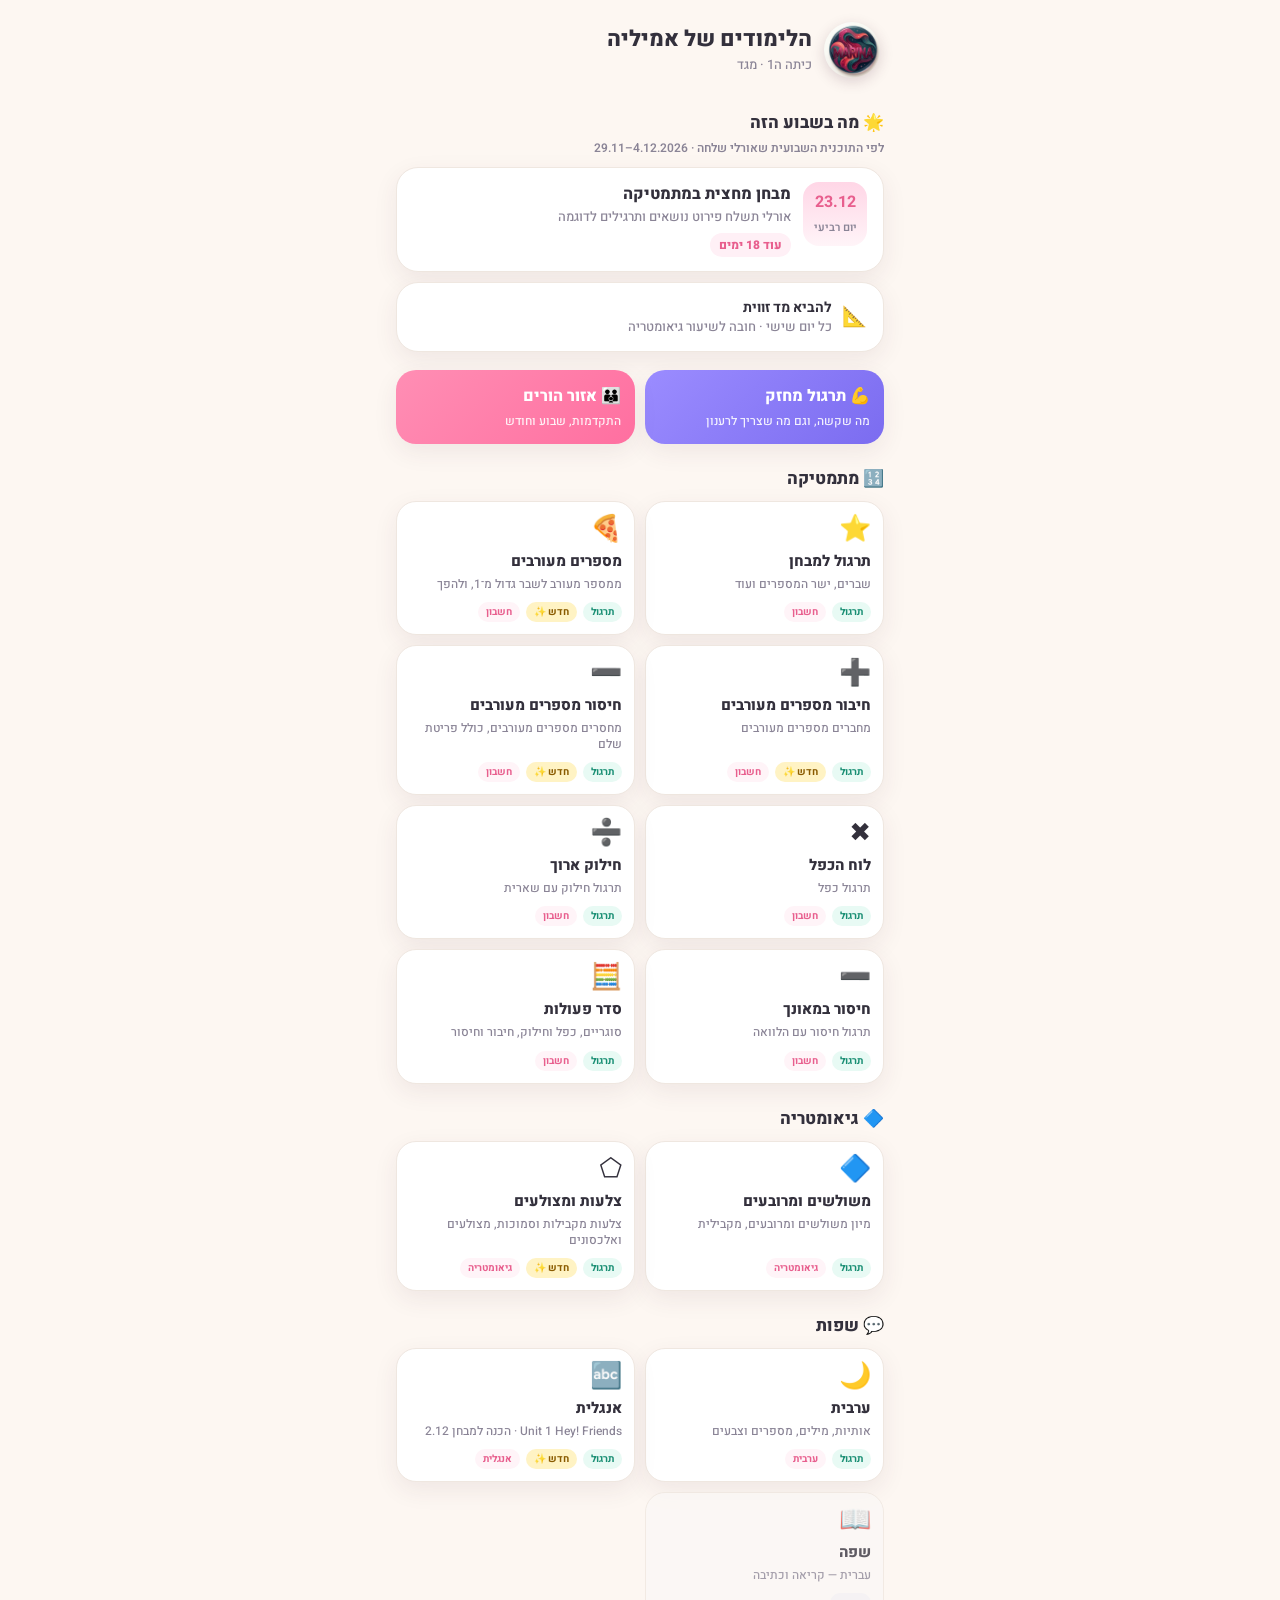
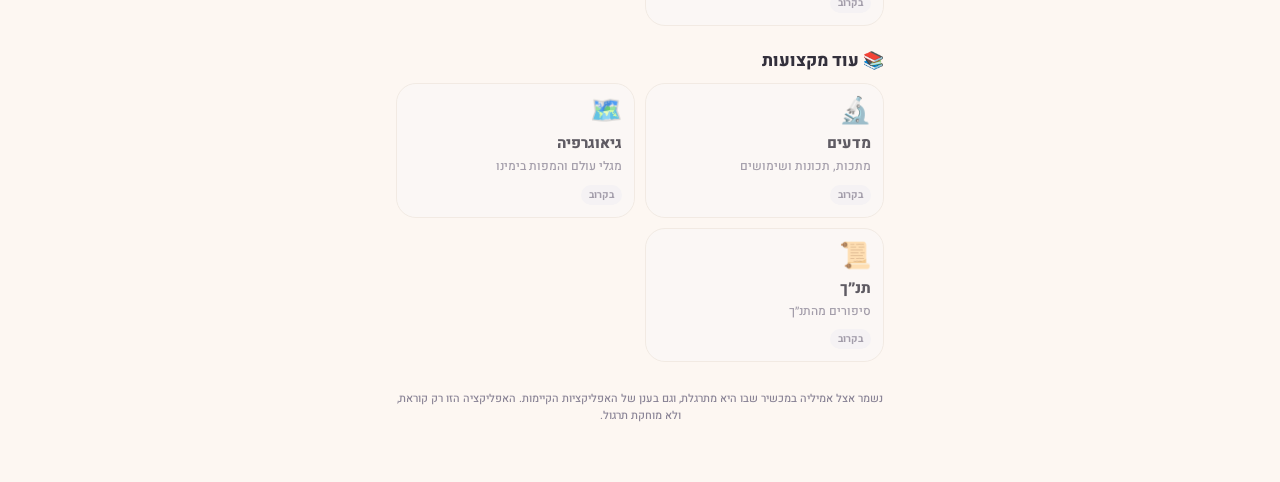
<file: index.html>
<!DOCTYPE html>
<html lang="he" dir="rtl">
<head>
  <meta charset="UTF-8">
  <meta name="viewport" content="width=device-width, initial-scale=1, viewport-fit=cover">
  <meta name="theme-color" content="#fdf7f2">
  <meta name="apple-mobile-web-app-capable" content="yes">
  <meta name="apple-mobile-web-app-title" content="הלימודים של אמיליה">
  <title>הלימודים של אמיליה</title>
  <link rel="icon" href="assets/favicon.png">
  <link rel="apple-touch-icon" href="assets/apple-touch-icon.png">
  <link rel="preconnect" href="https://fonts.googleapis.com">
  <link rel="preconnect" href="https://fonts.gstatic.com" crossorigin>
  <link href="https://fonts.googleapis.com/css2?family=Heebo:wght@400;500;700;800&display=swap" rel="stylesheet">
  <link rel="stylesheet" href="style.css?v=2026-11-15-cloudstatus">
</head>
<body>
  <div id="home">
    <header class="hero">
      <img class="logo" src="assets/marina-logo.png" width="56" height="56" alt="MARINA">
      <div class="titles">
        <h1>הלימודים של אמיליה</h1>
        <p>כיתה ה1 · מגד</p>
      </div>
    </header>

    <div id="homeBar"></div>

    <section class="sec">
      <h2>🌟 מה בשבוע הזה</h2>
      <p class="week-label" id="weekLabel"></p>
      <div id="weekBox"></div>
    </section>

    <div class="actions">
      <button class="act violet" type="button" id="btnReinforce">
        <b>💪 תרגול מחזק</b>
        <p>מה שקשה, וגם מה שצריך לרענון</p>
      </button>
      <button class="act pink" type="button" id="btnParent">
        <b>👪 אזור הורים</b>
        <p>התקדמות, שבוע וחודש</p>
      </button>
    </div>

    <div id="groups"></div>

    <p class="footer">נשמר אצל אמיליה במכשיר שבו היא מתרגלת, וגם בענן של האפליקציות הקיימות. האפליקציה הזו רק קוראת, ולא מוחקת תרגול.</p>
  </div>

  <div id="pinScreen" class="hidden">
    <div class="topbar">
      <h1>אזור הורים</h1>
      <button class="ghost" type="button" id="pinBack">חזרה</button>
    </div>
    <div class="card">
      <h2 style="margin:0 0 6px;font-size:18px">הכניסי קוד הורים</h2>
      <p class="note">המסך הזה מיועד למבוגר. הקוד זהה לקוד שבאפליקציות התרגול.</p>
      <input class="pin" id="pinInput" type="password" inputmode="numeric" maxlength="8" autocomplete="off" placeholder="••••">
      <button class="btn" type="button" id="pinGo">כניסה</button>
      <p class="err" id="pinNote"></p>
    </div>
  </div>

  <div id="parent" class="hidden">
    <div class="topbar">
      <h1>אזור הורים</h1>
      <button class="ghost" type="button" id="parentBack">חזרה</button>
    </div>
    <div class="toggle" role="tablist">
      <button type="button" class="on" data-period="week" id="tabWeek">שבוע</button>
      <button type="button" data-period="month" id="tabMonth">חודש</button>
    </div>
    <div id="parentBody"></div>
  </div>

  <div id="reinforce" class="hidden">
    <div class="topbar">
      <h1>תרגול מחזק</h1>
      <button class="ghost" type="button" id="reBack">חזרה</button>
    </div>
    <div id="reBody"></div>
  </div>

  <script src="data.js?v=2026-11-19-english"></script>
  <script src="app.js?v=2026-11-21-back"></script>
</body>
</html>
</file>
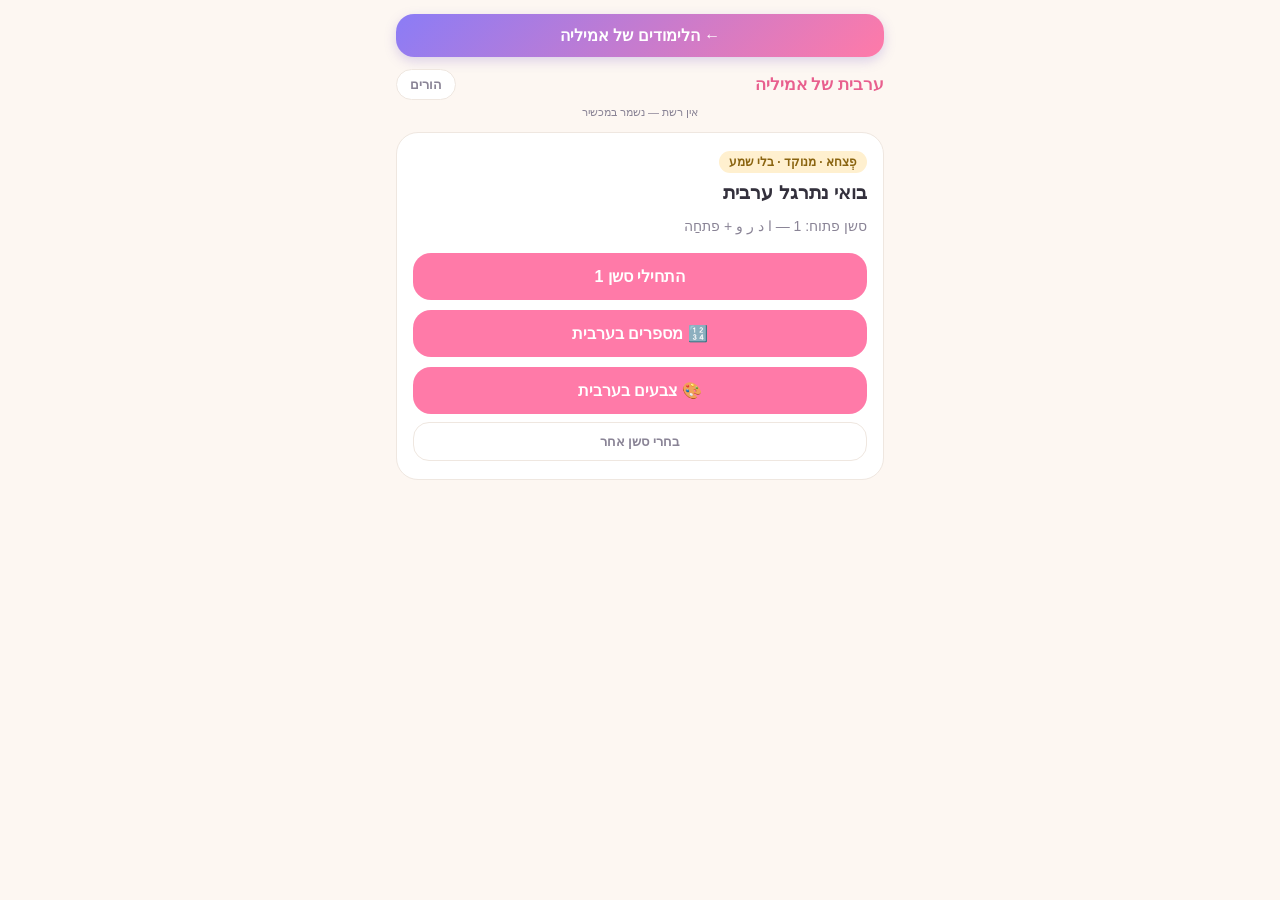
<file: arabic/index.html>
<!DOCTYPE html>
<html lang="he" dir="rtl">
<head>
<meta charset="utf-8">
<meta name="viewport" content="width=device-width, initial-scale=1, maximum-scale=1, user-scalable=no">
<title>ערבית של אמיליה</title>
<style>
  :root{
    --bg:#fdf7f2; --card:#ffffff; --ink:#33303c; --muted:#8a8496;
    --pink:#ff7aa8; --pink-d:#e85f8e; --mint:#2fbf9b; --sky:#5aa9f7;
    --sun:#ffc75a; --bad:#ef5f6b; --line:#efe7e0;
  }
  *{box-sizing:border-box; -webkit-tap-highlight-color:transparent}
  html,body{margin:0;padding:0;height:100%}
  body{
    background:var(--bg); color:var(--ink);
    font-family:-apple-system,BlinkMacSystemFont,"Segoe UI",Rubik,Arial,sans-serif;
    display:flex; flex-direction:column; min-height:100%;
  }
  .wrap{flex:1; display:flex; flex-direction:column; max-width:520px; margin:0 auto; width:100%; padding:14px 16px 20px}
  .top{display:flex; align-items:center; justify-content:space-between; gap:8px; margin-bottom:6px}
  .hello{font-size:17px; font-weight:700}
  .hello span{color:var(--pink-d)}
  .ghost{
    background:#fff; border:1px solid var(--line); color:var(--muted);
    border-radius:999px; padding:7px 13px; font-size:13px; font-weight:600; cursor:pointer;
  }
  .stats{display:flex; gap:8px; margin:8px 0 4px}
  .chip{
    flex:1; background:var(--card); border:1px solid var(--line); border-radius:16px;
    padding:9px 6px; text-align:center;
  }
  .chip b{display:block; font-size:18px; line-height:1.2}
  .chip small{color:var(--muted); font-size:11px}
  .sync{text-align:center; color:var(--muted); font-size:11px; min-height:16px; margin:0 0 10px; font-weight:500}
  .qcard{
    background:var(--card); border:1px solid var(--line); border-radius:26px;
    padding:20px 16px; text-align:center; box-shadow:0 6px 18px rgba(80,60,70,.05);
  }
  .prompt{font-size:16px; font-weight:700; color:var(--ink); margin-bottom:12px; line-height:1.4}
  .stim{
    font-size:clamp(42px,14vw,64px); font-weight:700; line-height:1.35;
    margin:8px 0 6px; padding:10px 8px; border-radius:18px; background:#fffdfa;
    border:1px dashed var(--line); min-height:72px; display:flex; align-items:center; justify-content:center;
    font-family:"Segoe UI",Tahoma,"Noto Naskh Arabic","Amiri",Arial,sans-serif;
    direction:rtl; unicode-bidi:isolate;
  }
  .stim.swatch{
    background:#d8d2cc; font-size:clamp(56px,18vw,88px); min-height:96px;
  }
  .gloss{color:var(--muted); font-size:13px; font-weight:600; min-height:18px; margin-bottom:4px}
  .msg{min-height:28px; margin-top:10px; font-size:16px; font-weight:700}
  .msg.ok{color:var(--mint)} .msg.no{color:var(--bad)}
  .msg small{display:block; color:var(--muted); font-weight:600; font-size:13px; margin-top:2px}
  .opts{display:flex; flex-direction:column; gap:9px; margin-top:14px}
  .opt{
    background:var(--card); border:2px solid var(--line); border-radius:18px;
    padding:14px 12px; font-size:18px; font-weight:700; cursor:pointer; text-align:center;
    user-select:none;
  }
  .opt.ar{direction:rtl; unicode-bidi:isolate; font-size:26px;
    font-family:"Segoe UI",Tahoma,"Noto Naskh Arabic","Amiri",Arial,sans-serif}
  .opt:active{transform:translateY(1px); background:#f7f2ee}
  .opt.ok{border-color:var(--mint); background:#eefaf6; color:var(--mint)}
  .opt.no{border-color:var(--bad); background:#fdeef0; color:var(--bad)}
  .opt.dim{opacity:.55}
  .send{
    margin-top:14px; width:100%; padding:14px; border-radius:18px; border:none;
    background:var(--pink); color:#fff; font-size:16px; font-weight:700; cursor:pointer;
  }
  .send:active{background:var(--pink-d)}
  .send.mint{background:var(--mint)}
  .send.mint:active{background:#259f82}
  .copy{margin-top:8px; width:100%; padding:11px; border-radius:16px; border:1px solid var(--line); background:#fff; color:var(--muted); font-size:13px; font-weight:600; cursor:pointer}
  .hidden{display:none !important}
  h2{font-size:19px; margin:4px 0 12px}
  h3{font-size:15px; margin:18px 0 8px; color:var(--muted)}
  .panel{background:var(--card); border:1px solid var(--line); border-radius:20px; padding:14px}
  table{width:100%; border-collapse:collapse; font-size:13px}
  th,td{padding:7px 5px; text-align:right; border-bottom:1px solid var(--line)}
  th{color:var(--muted); font-weight:600; font-size:12px}
  .hard{display:flex; flex-wrap:wrap; gap:7px; margin-top:4px}
  .hard span{background:#fdeef0; color:#a3262f; border-radius:10px; padding:6px 10px; font-size:13px; font-weight:700; direction:rtl; unicode-bidi:isolate}
  .empty{color:var(--muted); font-size:14px; line-height:1.6; text-align:center; padding:12px 4px}
  .danger{margin-top:16px; width:100%; padding:12px; border-radius:16px; border:1px solid #ffd9e3; background:#fff; color:var(--bad); font-weight:700; font-size:14px; cursor:pointer}
  .pin{width:100%; padding:14px; font-size:22px; text-align:center; letter-spacing:8px; border-radius:16px; border:1px solid var(--line); direction:ltr}
  .note{color:var(--muted); font-size:12px; margin-top:8px; text-align:center}
  .badge{
    display:inline-block; background:#fff0cf; color:#8a6410; border-radius:999px;
    padding:4px 10px; font-size:12px; font-weight:700; margin-bottom:8px;
  }
  .weak-list{text-align:right; margin:8px 0; padding:0 4px}
  .weak-list li{margin:6px 0; font-size:14px; font-weight:600}
  .weak-list .ar{direction:rtl; unicode-bidi:isolate; font-size:18px; margin-left:6px}
  .home-card{background:var(--card); border:1px solid var(--line); border-radius:22px; padding:18px 16px; margin-top:8px}
  .sess-pick{display:flex; flex-direction:column; gap:8px; margin-top:10px; max-height:50vh; overflow:auto}
  .sess-btn{
    text-align:right; background:#fff; border:1px solid var(--line); border-radius:16px;
    padding:12px 14px; cursor:pointer; font-weight:700; font-size:14px;
  }
  .sess-btn:disabled{opacity:.45; cursor:not-allowed}
  .sess-btn small{display:block; color:var(--muted); font-weight:600; margin-top:2px}
  .progress-bar{height:8px; background:#efe7e0; border-radius:999px; overflow:hidden; margin:10px 0 4px}
  .progress-bar > i{display:block; height:100%; background:linear-gradient(90deg,var(--pink),var(--sun)); width:0%; border-radius:999px; transition:width .25s}

a.limudim-back{display:block;text-align:center;text-decoration:none;font-weight:800;font-size:16px;color:#fff;background:linear-gradient(135deg,#8b7cf6,#ff7aa8);border-radius:18px;padding:12px 14px;margin:0 0 12px;box-shadow:0 4px 12px rgba(120,90,200,.25)}
</style>
</head>
<body>
<div class="wrap">

  <div id="home">
  <a class="limudim-back" href="../">← הלימודים של אמיליה</a>

    <div class="top">
      <div class="hello"><span>ערבית של אמיליה</span></div>
      <button class="ghost" id="btnParentHome" type="button">הורים</button>
    </div>
    <div class="sync" id="syncStatus"></div>
    <div class="home-card">
      <div class="badge">פְצחא · מנוקד · בלי שמע</div>
      <h2 style="margin-top:0">בואי נתרגל ערבית</h2>
      <p style="margin:0;color:var(--muted);font-size:14px;line-height:1.5" id="homeHint">סשן קצר של 10 שאלות. אפשר לבחור סשן פתוח או להמשיך מהנוכחי.</p>
      <button class="send" id="btnStartCurrent" type="button" style="margin-top:16px">התחילי סשן <span id="curSessLabel">1</span></button>
      <button class="send" id="btnNumbers" type="button" style="margin-top:10px">🔢 מספרים בערבית</button>
      <button class="send" id="btnColors" type="button" style="margin-top:10px">🎨 צבעים בערבית</button>
      <button class="copy" id="btnPickSession" type="button">בחרי סשן אחר</button>
    </div>
    <div id="pickPanel" class="hidden" style="margin-top:12px">
      <h3>סשנים</h3>
      <div class="sess-pick" id="sessPick"></div>
    </div>
  </div>

  <div id="practice" class="hidden">
    <div class="top">
      <div class="hello">סשן <span id="sessNum">1</span></div>
      <button class="ghost" id="btnQuit" type="button">יציאה</button>
    </div>
    <div class="stats">
      <div class="chip"><b id="sProg">1/10</b><small>התקדמות</small></div>
      <div class="chip"><b id="sStreak">⭐ 0</b><small>כוכבים</small></div>
      <div class="chip" id="timerChip" style="cursor:pointer"><b id="calmTimer">⏱</b><small id="timerLbl">הסתירי שעון</small></div>
    </div>
    <div class="progress-bar"><i id="progFill"></i></div>
    <div class="sync" id="syncStatus2"></div>
    <div id="breakBox" class="qcard hidden">
      <div class="prompt">הפסקת תנועה קטנה 🌈</div>
      <div style="font-size:22px;font-weight:700;margin:18px 0;line-height:1.5" id="breakMove">—</div>
      <div class="note" id="breakLeft"></div>
      <button class="send mint" id="btnBreakDone" type="button">סיימתי, ממשיכים</button>
      <button class="copy" id="btnBreakSkip" type="button">דלגי על ההפסקה</button>
    </div>
    <div id="qArea">
    <div class="qcard">
      <div class="note" id="qTag" style="margin:0 0 6px"></div>
      <div class="prompt" id="qPrompt">—</div>
      <div class="stim" id="qStim">—</div>
      <div class="gloss" id="qGloss"></div>
      <div class="msg" id="msg"></div>
    </div>
    <div class="opts" id="opts"></div>
    <button class="send" id="btnNextQ" type="button" style="display:block">לשאלה הבאה</button>
    </div>
  </div>

  <div id="summary" class="hidden">
    <div class="top">
      <div class="hello">סיכום סשן <span id="sumSess">1</span></div>
      <button class="ghost" id="btnSumHome" type="button">למסך הראשי</button>
    </div>
    <div class="panel">
      <h2 id="sumTitle">כל הכבוד!</h2>
      <table>
        <tr><th>נכון בניסיון ראשון</th><td id="sumScore">—</td></tr>
        <tr><th>תיקנת בעצמך</th><td id="sumAcc">—</td></tr>
        <tr><th>כוכבים</th><td id="sumBest">—</td></tr>
      </table>
      <div id="sumAdultWrap"><h3>לבקש ממבוגר להסביר</h3>
      <ul class="weak-list" id="sumAdult"></ul></div>
      <h3>יחזרו בסשן הבא</h3>
      <ul class="weak-list" id="sumWeak"></ul>
      <button class="send" id="btnReport" type="button">שלחי דוח לאמא</button>
      <button class="copy" id="btnCopy" type="button">העתיקי את הדוח</button>
      <button class="send mint" id="btnNewSession" type="button">עוד סיבוב 🔄</button>
    </div>
  </div>

  <div id="pinScreen" class="hidden">
    <div class="top">
      <div class="hello">מסך הורים</div>
      <button class="ghost" id="btnPinBack" type="button">חזרה</button>
    </div>
    <div class="panel">
      <h2>הקלידו קוד</h2>
      <input class="pin" id="pinInput" type="tel" inputmode="numeric" maxlength="4" placeholder="••••" autocomplete="off">
      <div class="note" id="pinNote">ארבע ספרות</div>
    </div>
  </div>

  <div id="parent" class="hidden">
    <div class="top">
      <div class="hello">ההתקדמות של אמיליה</div>
      <button class="ghost" id="btnBack" type="button">חזרה</button>
    </div>
    <div class="sync" id="syncStatus3"></div>
    <div id="parentBody"></div>
    <button class="danger" id="btnReset" type="button">איפוס כל הנתונים</button>
  </div>

</div>
<script>
var BANK = {"meta":{"product":"arabic-emilia","phase":"msa-script-beginner","locale_ui":"he","audio":false,"vowelized":true,"session_size":15,"notes_he":"סשנים 1–20 מבנקי השאלות של מחקר ערבית; 11–20 עם 27–28 שאלות להגרלה. 21–22: מספרים. 23–24: צבעים."},"sessions":[{"session":1,"title_he":"ا د ر و + פתחַה","letters":["ا","د","ر","و"],"harakat":["َ"],"questions":[{"id":"s1q01","type":"recognition","prompt_he":"איזו אות זו?","stimulus_ar":"ا","answer":"ا","options":["ا","ب","م"],"gloss_he":"אלף","skills":["letter_id","isolated"]},{"id":"s1q02","type":"recognition","prompt_he":"איזו אות זו?","stimulus_ar":"د","answer":"د","options":["د","ر","و"],"gloss_he":"דאל","skills":["letter_id","isolated"]},{"id":"s1q03","type":"recognition","prompt_he":"איזו אות זו?","stimulus_ar":"ر","answer":"ر","options":["ر","د","و"],"gloss_he":"רא","skills":["letter_id","isolated"]},{"id":"s1q04","type":"recognition","prompt_he":"איזו אות זו?","stimulus_ar":"و","answer":"و","options":["و","ر","ا"],"gloss_he":"ואו","skills":["letter_id","isolated"]},{"id":"s1q05","type":"matching","prompt_he":"התאימי אות לשם בעברית","stimulus_ar":"ر","answer":"רא","options":["רא","דאל","ואו"],"skills":["letter_name"]},{"id":"s1q06","type":"matching","prompt_he":"התאימי אות לשם בעברית","stimulus_ar":"ا","answer":"אלף","options":["אלף","ואו","דאל"],"skills":["letter_name"]},{"id":"s1q07","type":"haraka","prompt_he":"איזה סימן זה מעל האות? (בַּ)","stimulus_ar":"َ","answer":"פתחַה","options":["פתחַה","כַּסרה","דַמּה"],"gloss_he":"תנועת a קצרה","skills":["haraka"]},{"id":"s1q08","type":"read_syllable","prompt_he":"איך קוראים?","stimulus_ar":"دَ","answer":"דַ","options":["דַ","דִ","דֻ"],"skills":["decode"]},{"id":"s1q09","type":"read_syllable","prompt_he":"איך קוראים?","stimulus_ar":"رَ","answer":"רַ","options":["רַ","רִ","וַ"],"skills":["decode"]},{"id":"s1q10","type":"read_syllable","prompt_he":"איך קוראים?","stimulus_ar":"وَ","answer":"וַ","options":["וַ","אַ","דַ"],"skills":["decode"]},{"id":"s1q11","type":"discrimination","prompt_he":"מה שונה בין د ל־ر?","stimulus_ar":"د / ر","answer":"לדאל יש עיגול; רא מעוקלת","options":["לדאל יש עיגול; רא מעוקלת","שתיהן זהות","רק הנקודות שונות"],"skills":["discrimination"]},{"id":"s1q12","type":"read_syllable","prompt_he":"איך קוראים את ההברה?","stimulus_ar":"اَ","answer":"אַ","options":["אַ","אִ","וַ"],"gloss_he":"תרגיל קריאה","skills":["decode"]},{"id":"s1q13","type":"true_false","prompt_he":"האות و נכתבת משמאל לימין כמו באנגלית.","stimulus_ar":"و","answer":"לא","options":["כן","לא"],"gloss_he":"ערבית מימין לשמאל","skills":["rtl"]},{"id":"s1q14","type":"interleave","prompt_he":"איזו אות זו?","stimulus_ar":"دَ","answer":"د","options":["د","ر","و"],"skills":["review","letter_id"]},{"id":"s1q15","type":"interleave","prompt_he":"התאימי אות לשם בעברית","stimulus_ar":"و","answer":"ואו","options":["ואו","אלף","רא"],"skills":["review","letter_name"]}],"variants":[{"id":"s1v_rec_0","type":"recognition","prompt_he":"איזו אות זו?","stimulus_ar":"ا","answer":"ا","options":["ا","د","ر"],"gloss_he":"אלף","skills":["letter_id","variant"]},{"id":"s1v_name_0","type":"matching","prompt_he":"התאימי אות לשם בעברית","stimulus_ar":"ا","answer":"אלף","options":["אלף","דאל","רא"],"skills":["letter_name","variant"]},{"id":"s1v_rec_1","type":"recognition","prompt_he":"איזו אות זו?","stimulus_ar":"د","answer":"د","options":["د","ا","ر"],"gloss_he":"דאל","skills":["letter_id","variant"]},{"id":"s1v_name_1","type":"matching","prompt_he":"התאימי אות לשם בעברית","stimulus_ar":"د","answer":"דאל","options":["דאל","אלף","רא"],"skills":["letter_name","variant"]},{"id":"s1v_rec_2","type":"recognition","prompt_he":"איזו אות זו?","stimulus_ar":"ر","answer":"ر","options":["ر","ا","د"],"gloss_he":"רא","skills":["letter_id","variant"]},{"id":"s1v_name_2","type":"matching","prompt_he":"התאימי אות לשם בעברית","stimulus_ar":"ر","answer":"רא","options":["רא","אלף","דאל"],"skills":["letter_name","variant"]},{"id":"s1v_rec_3","type":"recognition","prompt_he":"איזו אות זו?","stimulus_ar":"و","answer":"و","options":["و","ا","د"],"gloss_he":"ואו","skills":["letter_id","variant"]},{"id":"s1v_name_3","type":"matching","prompt_he":"התאימי אות לשם בעברית","stimulus_ar":"و","answer":"ואו","options":["ואו","אלף","דאל"],"skills":["letter_name","variant"]},{"id":"s1v_syl_0_0","type":"read_syllable","prompt_he":"איך קוראים?","stimulus_ar":"اَ","answer":"אַ","options":["אַ","דַ","רַ"],"skills":["decode","variant"]},{"id":"s1v_syl_1_0","type":"read_syllable","prompt_he":"איך קוראים?","stimulus_ar":"دَ","answer":"דַ","options":["דַ","אַ","רַ"],"skills":["decode","variant"]},{"id":"s1v_syl_2_0","type":"read_syllable","prompt_he":"איך קוראים?","stimulus_ar":"رَ","answer":"רַ","options":["רַ","אַ","דַ"],"skills":["decode","variant"]},{"id":"s1v_syl_3_0","type":"read_syllable","prompt_he":"איך קוראים?","stimulus_ar":"وَ","answer":"וַ","options":["וַ","אַ","דַ"],"skills":["decode","variant"]},{"id":"s1v_har_0","type":"haraka","prompt_he":"איזה סימן זה?","stimulus_ar":"َ","answer":"פתחַה","options":["פתחַה","כַּסרה","דַמּה"],"skills":["haraka","variant"]}]},{"session":2,"title_he":"ب ت ث + כַּסרה","letters":["ب","ت","ث"],"harakat":["َ","ِ"],"questions":[{"id":"s2q01","type":"review","prompt_he":"איזו אות זו?","stimulus_ar":"ر","answer":"ر","options":["ر","د","ب"],"skills":["review"]},{"id":"s2q02","type":"review","prompt_he":"איך קוראים?","stimulus_ar":"وَ","answer":"וַ","options":["וַ","וִ","דַ"],"skills":["review"]},{"id":"s2q03","type":"review","prompt_he":"התאימי אות לשם בעברית","stimulus_ar":"ا","answer":"אלף","options":["אלף","בּא","תא"],"skills":["review"]},{"id":"s2q04","type":"review","prompt_he":"איזה סימן זה? (בַּ)","stimulus_ar":"َ","answer":"פתחַה","options":["פתחַה","כַּסרה"],"skills":["review","haraka"]},{"id":"s2q05","type":"recognition","prompt_he":"איזו אות זו?","stimulus_ar":"ب","answer":"ب","options":["ب","ت","ث"],"gloss_he":"בּא — נקודה אחת מתחת","skills":["letter_id"]},{"id":"s2q06","type":"recognition","prompt_he":"איזו אות זו?","stimulus_ar":"ت","answer":"ت","options":["ت","ب","ث"],"gloss_he":"תא — שתי נקודות מעל","skills":["letter_id"]},{"id":"s2q07","type":"recognition","prompt_he":"איזו אות זו?","stimulus_ar":"ث","answer":"ث","options":["ث","ت","ب"],"gloss_he":"ת׳א — שלוש נקודות מעל","skills":["letter_id"]},{"id":"s2q08","type":"discrimination","prompt_he":"מה ההבדל בין ب ל־ت?","stimulus_ar":"ب / ت","answer":"נקודה מתחת לעומת שתיים מעל","options":["נקודה מתחת לעומת שתיים מעל","אין הבדל","רק הגודל"],"skills":["discrimination"]},{"id":"s2q09","type":"haraka","prompt_he":"איזה סימן זה מתחת לאות? (בִּ)","stimulus_ar":"ِ","answer":"כַּסרה","options":["כַּסרה","פתחַה","דַמּה"],"gloss_he":"תנועת i קצרה","skills":["haraka"]},{"id":"s2q10","type":"read_syllable","prompt_he":"איך קוראים?","stimulus_ar":"بِ","answer":"בִּ","options":["בִּ","בַּ","תִ"],"skills":["decode"]},{"id":"s2q11","type":"read_syllable","prompt_he":"איך קוראים?","stimulus_ar":"تَ","answer":"תַ","options":["תַ","תִ","בַּ"],"skills":["decode"]},{"id":"s2q12","type":"read_syllable","prompt_he":"איך קוראים?","stimulus_ar":"ثِ","answer":"תִ׳","options":["תִ׳","תַ","בִּ"],"skills":["decode"]},{"id":"s2q13","type":"matching","prompt_he":"התאימי אות לשם בעברית","stimulus_ar":"ث","answer":"ת׳א","options":["ת׳א","תא","בּא"],"skills":["letter_name"]},{"id":"s2q14","type":"interleave","prompt_he":"איזו אות זו?","stimulus_ar":"د","answer":"د","options":["د","ب","ت"],"skills":["review"]},{"id":"s2q15","type":"interleave","prompt_he":"איך קוראים?","stimulus_ar":"بَ","answer":"בַּ","options":["בַּ","בִּ","תַ"],"skills":["review","decode"]}],"variants":[{"id":"s2v_rec_0","type":"recognition","prompt_he":"איזו אות זו?","stimulus_ar":"ب","answer":"ب","options":["ب","ت","ث"],"gloss_he":"בּא","skills":["letter_id","variant"]},{"id":"s2v_name_0","type":"matching","prompt_he":"התאימי אות לשם בעברית","stimulus_ar":"ب","answer":"בּא","options":["בּא","תא","ת׳א"],"skills":["letter_name","variant"]},{"id":"s2v_rec_1","type":"recognition","prompt_he":"איזו אות זו?","stimulus_ar":"ت","answer":"ت","options":["ت","ب","ث"],"gloss_he":"תא","skills":["letter_id","variant"]},{"id":"s2v_name_1","type":"matching","prompt_he":"התאימי אות לשם בעברית","stimulus_ar":"ت","answer":"תא","options":["תא","בּא","ת׳א"],"skills":["letter_name","variant"]},{"id":"s2v_rec_2","type":"recognition","prompt_he":"איזו אות זו?","stimulus_ar":"ث","answer":"ث","options":["ث","ب","ت"],"gloss_he":"ת׳א","skills":["letter_id","variant"]},{"id":"s2v_name_2","type":"matching","prompt_he":"התאימי אות לשם בעברית","stimulus_ar":"ث","answer":"ת׳א","options":["ת׳א","בּא","תא"],"skills":["letter_name","variant"]},{"id":"s2v_syl_0_0","type":"read_syllable","prompt_he":"איך קוראים?","stimulus_ar":"بَ","answer":"בַּ","options":["בַּ","בִּ","תַ"],"skills":["decode","variant"]},{"id":"s2v_syl_0_1","type":"read_syllable","prompt_he":"איך קוראים?","stimulus_ar":"بِ","answer":"בִּ","options":["בִּ","בַּ","תִ"],"skills":["decode","variant"]},{"id":"s2v_syl_1_0","type":"read_syllable","prompt_he":"איך קוראים?","stimulus_ar":"تَ","answer":"תַ","options":["תַ","תִ","בַּ"],"skills":["decode","variant"]},{"id":"s2v_syl_1_1","type":"read_syllable","prompt_he":"איך קוראים?","stimulus_ar":"تِ","answer":"תִ","options":["תִ","תַ","בִּ"],"skills":["decode","variant"]},{"id":"s2v_syl_2_0","type":"read_syllable","prompt_he":"איך קוראים?","stimulus_ar":"ثَ","answer":"תַ׳","options":["תַ׳","תִ׳","בַּ"],"skills":["decode","variant"]},{"id":"s2v_syl_2_1","type":"read_syllable","prompt_he":"איך קוראים?","stimulus_ar":"ثِ","answer":"תִ׳","options":["תִ׳","תַ׳","בִּ"],"skills":["decode","variant"]},{"id":"s2v_har_0","type":"haraka","prompt_he":"איזה סימן זה?","stimulus_ar":"َ","answer":"פתחַה","options":["פתחַה","כַּסרה","דַמּה"],"skills":["haraka","variant"]},{"id":"s2v_har_1","type":"haraka","prompt_he":"איזה סימן זה?","stimulus_ar":"ِ","answer":"כַּסרה","options":["כַּסרה","פתחַה","דַמּה"],"skills":["haraka","variant"]}]},{"session":3,"title_he":"ج ح خ + דַמּה","letters":["ج","ح","خ"],"harakat":["َ","ِ","ُ"],"questions":[{"id":"s3q01","type":"review","prompt_he":"איזו אות זו?","stimulus_ar":"ب","answer":"ب","options":["ب","ت","ث"],"skills":["review"]},{"id":"s3q02","type":"review","prompt_he":"איך קוראים?","stimulus_ar":"تِ","answer":"תִ","options":["תִ","תַ","ثِ"],"skills":["review"]},{"id":"s3q03","type":"review","prompt_he":"התאימי אות לשם בעברית","stimulus_ar":"ث","answer":"ת׳א","options":["ת׳א","חא","ג׳ים"],"skills":["review"]},{"id":"s3q04","type":"review","prompt_he":"איזה סימן זה? (בִּ)","stimulus_ar":"ِ","answer":"כַּסרה","options":["כַּסרה","דַמּה","פתחַה"],"skills":["review"]},{"id":"s3q05","type":"recognition","prompt_he":"איזו אות זו?","stimulus_ar":"ج","answer":"ج","options":["ج","ح","خ"],"gloss_he":"ג׳ים — נקודה באמצע","skills":["letter_id"]},{"id":"s3q06","type":"recognition","prompt_he":"איזו אות זו?","stimulus_ar":"ح","answer":"ح","options":["ح","ج","خ"],"gloss_he":"חא — בלי נקודה","skills":["letter_id"]},{"id":"s3q07","type":"recognition","prompt_he":"איזו אות זו?","stimulus_ar":"خ","answer":"خ","options":["خ","ح","ج"],"gloss_he":"ח׳א — נקודה מעל","skills":["letter_id"]},{"id":"s3q08","type":"discrimination","prompt_he":"מה מבדיל ح מ־خ?","stimulus_ar":"ح / خ","answer":"נקודה מעל לח׳א","options":["נקודה מעל לח׳א","אין הבדל","רק הגודל"],"skills":["discrimination"]},{"id":"s3q09","type":"haraka","prompt_he":"איזה סימן זה מעל האות? (בֻּ)","stimulus_ar":"ُ","answer":"דַמּה","options":["דַמּה","פתחַה","כַּסרה"],"gloss_he":"תנועת u קצרה","skills":["haraka"]},{"id":"s3q10","type":"read_syllable","prompt_he":"איך קוראים?","stimulus_ar":"جَ","answer":"גַ׳","options":["גַ׳","חַ","חֻ׳"],"skills":["decode"]},{"id":"s3q11","type":"read_syllable","prompt_he":"איך קוראים?","stimulus_ar":"حُ","answer":"חֻ","options":["חֻ","חַ","גֻ׳"],"skills":["decode"]},{"id":"s3q12","type":"read_syllable","prompt_he":"איך קוראים?","stimulus_ar":"خِ","answer":"חִ׳","options":["חִ׳","חִ","גִ׳"],"skills":["decode"]},{"id":"s3q13","type":"matching","prompt_he":"התאימי אות לשם בעברית","stimulus_ar":"ح","answer":"חא","options":["חא","ח׳א","ג׳ים"],"skills":["letter_name"]},{"id":"s3q14","type":"interleave","prompt_he":"איזו אות זו?","stimulus_ar":"ت","answer":"ت","options":["ت","ح","ج"],"skills":["review"]},{"id":"s3q15","type":"interleave","prompt_he":"איך קוראים?","stimulus_ar":"بُ","answer":"בֻּ","options":["בֻּ","בַּ","جُ"],"skills":["review","decode"]}],"variants":[{"id":"s3v_rec_0","type":"recognition","prompt_he":"איזו אות זו?","stimulus_ar":"ج","answer":"ج","options":["ج","ح","خ"],"gloss_he":"ג׳ים","skills":["letter_id","variant"]},{"id":"s3v_name_0","type":"matching","prompt_he":"התאימי אות לשם בעברית","stimulus_ar":"ج","answer":"ג׳ים","options":["ג׳ים","חא","ח׳א"],"skills":["letter_name","variant"]},{"id":"s3v_rec_1","type":"recognition","prompt_he":"איזו אות זו?","stimulus_ar":"ح","answer":"ح","options":["ح","ج","خ"],"gloss_he":"חא","skills":["letter_id","variant"]},{"id":"s3v_name_1","type":"matching","prompt_he":"התאימי אות לשם בעברית","stimulus_ar":"ح","answer":"חא","options":["חא","ג׳ים","ח׳א"],"skills":["letter_name","variant"]},{"id":"s3v_rec_2","type":"recognition","prompt_he":"איזו אות זו?","stimulus_ar":"خ","answer":"خ","options":["خ","ج","ح"],"gloss_he":"ח׳א","skills":["letter_id","variant"]},{"id":"s3v_name_2","type":"matching","prompt_he":"התאימי אות לשם בעברית","stimulus_ar":"خ","answer":"ח׳א","options":["ח׳א","ג׳ים","חא"],"skills":["letter_name","variant"]},{"id":"s3v_syl_0_0","type":"read_syllable","prompt_he":"איך קוראים?","stimulus_ar":"جَ","answer":"גַ׳","options":["גַ׳","גֻ׳","חַ"],"skills":["decode","variant"]},{"id":"s3v_syl_0_2","type":"read_syllable","prompt_he":"איך קוראים?","stimulus_ar":"جُ","answer":"גֻ׳","options":["גֻ׳","גַ׳","חֻ"],"skills":["decode","variant"]},{"id":"s3v_syl_1_0","type":"read_syllable","prompt_he":"איך קוראים?","stimulus_ar":"حَ","answer":"חַ","options":["חַ","חִ","חֻ"],"skills":["decode","variant"]},{"id":"s3v_syl_1_1","type":"read_syllable","prompt_he":"איך קוראים?","stimulus_ar":"حِ","answer":"חִ","options":["חִ","חַ","חֻ"],"skills":["decode","variant"]},{"id":"s3v_syl_1_2","type":"read_syllable","prompt_he":"איך קוראים?","stimulus_ar":"حُ","answer":"חֻ","options":["חֻ","חַ","חִ"],"skills":["decode","variant"]},{"id":"s3v_syl_2_0","type":"read_syllable","prompt_he":"איך קוראים?","stimulus_ar":"خَ","answer":"חַ׳","options":["חַ׳","חִ׳","גַ׳"],"skills":["decode","variant"]},{"id":"s3v_syl_2_1","type":"read_syllable","prompt_he":"איך קוראים?","stimulus_ar":"خِ","answer":"חִ׳","options":["חִ׳","חַ׳","חִ"],"skills":["decode","variant"]},{"id":"s3v_har_0","type":"haraka","prompt_he":"איזה סימן זה?","stimulus_ar":"َ","answer":"פתחַה","options":["פתחַה","כַּסרה","דַמּה"],"skills":["haraka","variant"]},{"id":"s3v_har_1","type":"haraka","prompt_he":"איזה סימן זה?","stimulus_ar":"ِ","answer":"כַּסרה","options":["כַּסרה","פתחַה","דַמּה"],"skills":["haraka","variant"]},{"id":"s3v_har_2","type":"haraka","prompt_he":"איזה סימן זה?","stimulus_ar":"ُ","answer":"דַמּה","options":["דַמּה","פתחַה","כַּסרה"],"skills":["haraka","variant"]}]},{"session":4,"title_he":"س ش ص + סֻכּוּן + מילים מבוקרות","letters":["س","ش","ص"],"harakat":["َ","ِ","ُ","ْ"],"vocab":[{"ar":"بَرَد","he":"קור"},{"ar":"تُوت","he":"תות"}],"questions":[{"id":"s4q01","type":"review","prompt_he":"איזו אות זו?","stimulus_ar":"خ","answer":"خ","options":["خ","ح","ج"],"skills":["review"]},{"id":"s4q02","type":"review","prompt_he":"איך קוראים?","stimulus_ar":"جُ","answer":"גֻ׳","options":["גֻ׳","חُ","سُ"],"skills":["review"]},{"id":"s4q03","type":"review","prompt_he":"התאימי אות לשם בעברית","stimulus_ar":"ج","answer":"ג׳ים","options":["ג׳ים","סין","שין"],"skills":["review"]},{"id":"s4q04","type":"recognition","prompt_he":"איזו אות זו?","stimulus_ar":"س","answer":"س","options":["س","ش","ص"],"gloss_he":"סין","skills":["letter_id"]},{"id":"s4q05","type":"recognition","prompt_he":"איזו אות זו?","stimulus_ar":"ش","answer":"ش","options":["ش","س","ص"],"gloss_he":"שין — שלוש נקודות מעל","skills":["letter_id"]},{"id":"s4q06","type":"recognition","prompt_he":"איזו אות זו?","stimulus_ar":"ص","answer":"ص","options":["ص","س","ش"],"gloss_he":"צאד","skills":["letter_id"]},{"id":"s4q07","type":"discrimination","prompt_he":"מה מבדיל س מ־ش?","stimulus_ar":"س / ش","answer":"נקודות מעל לשין","options":["נקודות מעל לשין","אין הבדל","רק העובי"],"skills":["discrimination"]},{"id":"s4q08","type":"haraka","prompt_he":"איזה סימן זה מעל האות בלי תנועה? (بْ)","stimulus_ar":"ْ","answer":"סֻכּוּן","options":["סֻכּוּן","שַׁדּה","פתחַה"],"gloss_he":"בלי תנועה","skills":["haraka"]},{"id":"s4q09","type":"read_syllable","prompt_he":"איך קוראים?","stimulus_ar":"سَ","answer":"סַ","options":["סַ","שַ","צַ"],"skills":["decode"]},{"id":"s4q10","type":"read_word","prompt_he":"איך קוראים את המילה?","stimulus_ar":"بَرَد","answer":"בַּרַד","options":["בַּרַד","בַּדַר","תַרַד"],"gloss_he":"קור","skills":["decode","vocab"]},{"id":"s4q11","type":"translate_ar_he","prompt_he":"מה המשמעות?","stimulus_ar":"بَرَد","answer":"קור","options":["קור","בית","ספר"],"skills":["vocab"]},{"id":"s4q12","type":"read_word","prompt_he":"איך קוראים?","stimulus_ar":"تُوت","answer":"תֻות","options":["תֻות","תַות","בֻּות"],"gloss_he":"תות","skills":["decode","vocab"]},{"id":"s4q13","type":"translate_ar_he","prompt_he":"מה המשמעות?","stimulus_ar":"تُوت","answer":"תות","options":["תות","דלת","מים"],"skills":["vocab"]},{"id":"s4q14","type":"interleave","prompt_he":"איזו אות זו?","stimulus_ar":"ش","answer":"ش","options":["ش","س","ح"],"skills":["review"]},{"id":"s4q15","type":"interleave","prompt_he":"איך קוראים?","stimulus_ar":"صِ","answer":"צִ","options":["צִ","סִ","שִ"],"skills":["review","decode"]}],"variants":[{"id":"s4v_rec_0","type":"recognition","prompt_he":"איזו אות זו?","stimulus_ar":"س","answer":"س","options":["س","ش","ص"],"gloss_he":"סין","skills":["letter_id","variant"]},{"id":"s4v_name_0","type":"matching","prompt_he":"התאימי אות לשם בעברית","stimulus_ar":"س","answer":"סין","options":["סין","שין","צאד"],"skills":["letter_name","variant"]},{"id":"s4v_rec_1","type":"recognition","prompt_he":"איזו אות זו?","stimulus_ar":"ش","answer":"ش","options":["ش","س","ص"],"gloss_he":"שין","skills":["letter_id","variant"]},{"id":"s4v_name_1","type":"matching","prompt_he":"התאימי אות לשם בעברית","stimulus_ar":"ش","answer":"שין","options":["שין","סין","צאד"],"skills":["letter_name","variant"]},{"id":"s4v_rec_2","type":"recognition","prompt_he":"איזו אות זו?","stimulus_ar":"ص","answer":"ص","options":["ص","س","ش"],"gloss_he":"צאד","skills":["letter_id","variant"]},{"id":"s4v_name_2","type":"matching","prompt_he":"התאימי אות לשם בעברית","stimulus_ar":"ص","answer":"צאד","options":["צאד","סין","שין"],"skills":["letter_name","variant"]},{"id":"s4v_syl_0_0","type":"read_syllable","prompt_he":"איך קוראים?","stimulus_ar":"سَ","answer":"סַ","options":["סַ","סִ","שַ"],"skills":["decode","variant"]},{"id":"s4v_syl_0_1","type":"read_syllable","prompt_he":"איך קוראים?","stimulus_ar":"سِ","answer":"סִ","options":["סִ","סַ","צִ"],"skills":["decode","variant"]},{"id":"s4v_syl_1_0","type":"read_syllable","prompt_he":"איך קוראים?","stimulus_ar":"شَ","answer":"שַ","options":["שַ","סַ","צַ"],"skills":["decode","variant"]},{"id":"s4v_syl_2_0","type":"read_syllable","prompt_he":"איך קוראים?","stimulus_ar":"صَ","answer":"צַ","options":["צַ","צִ","סַ"],"skills":["decode","variant"]},{"id":"s4v_syl_2_1","type":"read_syllable","prompt_he":"איך קוראים?","stimulus_ar":"صِ","answer":"צִ","options":["צִ","צַ","סִ"],"skills":["decode","variant"]},{"id":"s4v_tr_0","type":"translate_ar_he","prompt_he":"מה המשמעות?","stimulus_ar":"بَرَد","answer":"קור","options":["קור","תות","דלת"],"skills":["vocab","variant"]},{"id":"s4v_he_ar_0","type":"translate_he_ar","prompt_he":"איזו מילה אומרת «קור»?","stimulus_ar":"بَرَد","answer":"بَرَد","options":["بَرَد","تُوت","بَاب"],"gloss_he":"קור","skills":["vocab","variant"]},{"id":"s4v_tr_1","type":"translate_ar_he","prompt_he":"מה המשמעות?","stimulus_ar":"تُوت","answer":"תות","options":["תות","קור","דלת"],"skills":["vocab","variant"]},{"id":"s4v_he_ar_1","type":"translate_he_ar","prompt_he":"איזו מילה אומרת «תות»?","stimulus_ar":"تُوت","answer":"تُوت","options":["تُوت","بَرَد","بَاب"],"gloss_he":"תות","skills":["vocab","variant"]},{"id":"s4v_har_0","type":"haraka","prompt_he":"איזה סימן זה?","stimulus_ar":"َ","answer":"פתחַה","options":["פתחַה","כַּסרה","דַמּה"],"skills":["haraka","variant"]},{"id":"s4v_har_1","type":"haraka","prompt_he":"איזה סימן זה?","stimulus_ar":"ِ","answer":"כַּסרה","options":["כַּסרה","פתחַה","דַמּה"],"skills":["haraka","variant"]},{"id":"s4v_har_2","type":"haraka","prompt_he":"איזה סימן זה?","stimulus_ar":"ُ","answer":"דַמּה","options":["דַמּה","פתחַה","כַּסרה"],"skills":["haraka","variant"]},{"id":"s4v_har_3","type":"haraka","prompt_he":"איזה סימן זה?","stimulus_ar":"ْ","answer":"סֻכּוּן","options":["סֻכּוּן","פתחַה","כַּסרה"],"skills":["haraka","variant"]}]},{"session":5,"title_he":"م ن ل + חיבור בסיסי + שַׁדּה (היכרות)","letters":["م","ن","ل"],"harakat":["َ","ِ","ُ","ْ","ّ"],"vocab":[{"ar":"بَاب","he":"דלת"},{"ar":"نَامَ","he":"הוא ישן"},{"ar":"مَاء","he":"מים"}],"questions":[{"id":"s5q01","type":"review","prompt_he":"איזו אות זו?","stimulus_ar":"س","answer":"س","options":["س","ش","ص"],"skills":["review"]},{"id":"s5q02","type":"review","prompt_he":"איך קוראים?","stimulus_ar":"بَرَد","answer":"בַּרַד","options":["בַּרַד","نَرَد"],"skills":["review"]},{"id":"s5q03","type":"review","prompt_he":"מה המשמעות?","stimulus_ar":"تُوت","answer":"תות","options":["תות","לחם"],"skills":["review","vocab"]},{"id":"s5q04","type":"recognition","prompt_he":"איזו אות זו?","stimulus_ar":"م","answer":"م","options":["م","ن","ل"],"gloss_he":"מים","skills":["letter_id"]},{"id":"s5q05","type":"recognition","prompt_he":"איזו אות זו?","stimulus_ar":"ن","answer":"ن","options":["ن","م","ل"],"gloss_he":"נון","skills":["letter_id"]},{"id":"s5q06","type":"recognition","prompt_he":"איזו אות זו?","stimulus_ar":"ل","answer":"ل","options":["ل","ن","م"],"gloss_he":"לאם","skills":["letter_id"]},{"id":"s5q07","type":"connected_form","prompt_he":"זו אות מ באמצע מילה. איזו אות?","stimulus_ar":"ـمـ","answer":"م","options":["م","ن","ب"],"skills":["connected"]},{"id":"s5q08","type":"connected_form","prompt_he":"זו אות ב בתחילת מילה. איזו אות?","stimulus_ar":"بـ","answer":"ب","options":["ب","ت","ن"],"skills":["connected"]},{"id":"s5q09","type":"connected_form","prompt_he":"זו אות נ בסוף מילה. איזו אות?","stimulus_ar":"ـن","answer":"ن","options":["ن","م","ل"],"skills":["connected"]},{"id":"s5q10","type":"haraka","prompt_he":"איזה סימן זה? (כפילות עיצור)","stimulus_ar":"ّ","answer":"שַׁדּה","options":["שַׁדּה","סֻכּוּן","דַמּה"],"gloss_he":"היכרות בלבד","skills":["haraka"]},{"id":"s5q11","type":"read_word","prompt_he":"איך קוראים?","stimulus_ar":"بَاب","answer":"בַּאב","options":["בַּאב","נַאב","מַאב"],"gloss_he":"דלת","skills":["decode","vocab"]},{"id":"s5q12","type":"translate_ar_he","prompt_he":"מה המשמעות?","stimulus_ar":"بَاب","answer":"דלת","options":["דלת","בית","מים"],"skills":["vocab"]},{"id":"s5q13","type":"read_word","prompt_he":"איך קוראים?","stimulus_ar":"نَامَ","answer":"נַאמַ","options":["נַאמַ","מַאנַ","לַאמַ"],"gloss_he":"הוא ישן","skills":["decode","vocab"]},{"id":"s5q14","type":"translate_he_ar","prompt_he":"איזו מילה אומרת «מים»?","stimulus_ar":"مَاء","answer":"مَاء","options":["مَاء","بَاب","تُوت"],"gloss_he":"מים","skills":["vocab"]},{"id":"s5q15","type":"interleave","prompt_he":"באיזו מילה האות ب מופיעה מחוברת בהתחלה?","stimulus_ar":"بَاب","answer":"بَاب","options":["بَاب","اَ","دَ"],"skills":["connected","review"]}],"variants":[{"id":"s5v_rec_0","type":"recognition","prompt_he":"איזו אות זו?","stimulus_ar":"م","answer":"م","options":["م","ن","ل"],"gloss_he":"מים","skills":["letter_id","variant"]},{"id":"s5v_name_0","type":"matching","prompt_he":"התאימי אות לשם בעברית","stimulus_ar":"م","answer":"מים","options":["מים","נון","לאם"],"skills":["letter_name","variant"]},{"id":"s5v_rec_1","type":"recognition","prompt_he":"איזו אות זו?","stimulus_ar":"ن","answer":"ن","options":["ن","م","ل"],"gloss_he":"נון","skills":["letter_id","variant"]},{"id":"s5v_name_1","type":"matching","prompt_he":"התאימי אות לשם בעברית","stimulus_ar":"ن","answer":"נון","options":["נון","מים","לאם"],"skills":["letter_name","variant"]},{"id":"s5v_rec_2","type":"recognition","prompt_he":"איזו אות זו?","stimulus_ar":"ل","answer":"ل","options":["ل","م","ن"],"gloss_he":"לאם","skills":["letter_id","variant"]},{"id":"s5v_name_2","type":"matching","prompt_he":"התאימי אות לשם בעברית","stimulus_ar":"ل","answer":"לאם","options":["לאם","מים","נון"],"skills":["letter_name","variant"]},{"id":"s5v_syl_0_0","type":"read_syllable","prompt_he":"איך קוראים?","stimulus_ar":"مَ","answer":"מַ","options":["מַ","נַ","לַ"],"skills":["decode","variant"]},{"id":"s5v_syl_1_0","type":"read_syllable","prompt_he":"איך קוראים?","stimulus_ar":"نَ","answer":"נַ","options":["נַ","מַ","לַ"],"skills":["decode","variant"]},{"id":"s5v_syl_2_0","type":"read_syllable","prompt_he":"איך קוראים?","stimulus_ar":"لَ","answer":"לַ","options":["לַ","מַ","נַ"],"skills":["decode","variant"]},{"id":"s5v_tr_0","type":"translate_ar_he","prompt_he":"מה המשמעות?","stimulus_ar":"بَاب","answer":"דלת","options":["דלת","הוא ישן","מים"],"skills":["vocab","variant"]},{"id":"s5v_he_ar_0","type":"translate_he_ar","prompt_he":"איזו מילה אומרת «דלת»?","stimulus_ar":"بَاب","answer":"بَاب","options":["بَاب","نَامَ","مَاء"],"gloss_he":"דלת","skills":["vocab","variant"]},{"id":"s5v_tr_1","type":"translate_ar_he","prompt_he":"מה המשמעות?","stimulus_ar":"نَامَ","answer":"הוא ישן","options":["הוא ישן","דלת","מים"],"skills":["vocab","variant"]},{"id":"s5v_he_ar_1","type":"translate_he_ar","prompt_he":"איזו מילה אומרת «הוא ישן»?","stimulus_ar":"نَامَ","answer":"نَامَ","options":["نَامَ","بَاب","مَاء"],"gloss_he":"הוא ישן","skills":["vocab","variant"]},{"id":"s5v_tr_2","type":"translate_ar_he","prompt_he":"מה המשמעות?","stimulus_ar":"مَاء","answer":"מים","options":["מים","דלת","הוא ישן"],"skills":["vocab","variant"]},{"id":"s5v_he_ar_2","type":"translate_he_ar","prompt_he":"איזו מילה אומרת «מים»?","stimulus_ar":"مَاء","answer":"مَاء","options":["مَاء","بَاب","نَامَ"],"gloss_he":"מים","skills":["vocab","variant"]},{"id":"s5v_har_0","type":"haraka","prompt_he":"איזה סימן זה?","stimulus_ar":"َ","answer":"פתחַה","options":["פתחַה","כַּסרה","דַמּה"],"skills":["haraka","variant"]},{"id":"s5v_har_1","type":"haraka","prompt_he":"איזה סימן זה?","stimulus_ar":"ِ","answer":"כַּסרה","options":["כַּסרה","פתחַה","דַמּה"],"skills":["haraka","variant"]},{"id":"s5v_har_2","type":"haraka","prompt_he":"איזה סימן זה?","stimulus_ar":"ُ","answer":"דַמּה","options":["דַמּה","פתחַה","כַּסרה"],"skills":["haraka","variant"]},{"id":"s5v_har_3","type":"haraka","prompt_he":"איזה סימן זה?","stimulus_ar":"ْ","answer":"סֻכּוּן","options":["סֻכּוּן","פתחַה","כַּסרה"],"skills":["haraka","variant"]},{"id":"s5v_har_4","type":"haraka","prompt_he":"איזה סימן זה?","stimulus_ar":"ّ","answer":"שַׁדּה","options":["שַׁדּה","פתחַה","כַּסרה"],"skills":["haraka","variant"]}]},{"session":6,"title_he":"ف ق ك + חיבור מתקדם","letters":["ف","ق","ك"],"harakat":["َ","ِ","ُ","ْ"],"vocab":[{"ar":"كِتَاب","he":"ספר"},{"ar":"فَم","he":"פה"}],"questions":[{"id":"s6q01","type":"review","prompt_he":"איזו אות זו?","stimulus_ar":"م","answer":"م","options":["م","ن","ل"],"skills":["review"]},{"id":"s6q02","type":"review","prompt_he":"מה המשמעות?","stimulus_ar":"بَاب","answer":"דלת","options":["דלת","מים","ספר"],"skills":["review","vocab"]},{"id":"s6q03","type":"review","prompt_he":"איזו אות באמצע?","stimulus_ar":"ـمـ","answer":"م","options":["م","ب","ف"],"skills":["review","connected"]},{"id":"s6q04","type":"review","prompt_he":"איך קוראים?","stimulus_ar":"مَاء","answer":"מַאא","options":["מַאא","נַאמַ","בַּאב"],"skills":["review"]},{"id":"s6q05","type":"recognition","prompt_he":"איזו אות זו?","stimulus_ar":"ف","answer":"ف","options":["ف","ق","ك"],"gloss_he":"פא — נקודה אחת מעל","skills":["letter_id"]},{"id":"s6q06","type":"recognition","prompt_he":"איזו אות זו?","stimulus_ar":"ق","answer":"ق","options":["ق","ف","ك"],"gloss_he":"קאף — שתי נקודות מעל","skills":["letter_id"]},{"id":"s6q07","type":"recognition","prompt_he":"איזו אות זו?","stimulus_ar":"ك","answer":"ك","options":["ك","ف","ق"],"gloss_he":"כּאף","skills":["letter_id"]},{"id":"s6q08","type":"discrimination","prompt_he":"מה מבדיל ف מ־ق?","stimulus_ar":"ف / ق","answer":"מספר הנקודות מעל","options":["מספר הנקודות מעל","אין הבדל","רק הגודל"],"skills":["discrimination"]},{"id":"s6q09","type":"connected_form","prompt_he":"זו ف בתחילת מילה. איזו אות?","stimulus_ar":"فـ","answer":"ف","options":["ف","ق","ب"],"skills":["connected"]},{"id":"s6q10","type":"connected_form","prompt_he":"זו ك באמצע מילה. איזו אות?","stimulus_ar":"ـكـ","answer":"ك","options":["ك","ل","ف"],"skills":["connected"]},{"id":"s6q11","type":"read_word","prompt_he":"איך קוראים?","stimulus_ar":"كِتَاب","answer":"כִּתַאב","options":["כִּתַאב","קִתַאב","פִתַאב"],"gloss_he":"ספר","skills":["decode","vocab"]},{"id":"s6q12","type":"translate_ar_he","prompt_he":"מה המשמעות?","stimulus_ar":"كِتَاب","answer":"ספר","options":["ספר","דלת","מים"],"skills":["vocab"]},{"id":"s6q13","type":"read_word","prompt_he":"איך קוראים?","stimulus_ar":"فَم","answer":"פַם","options":["פַם","קַם","כַּם"],"gloss_he":"פה","skills":["decode","vocab"]},{"id":"s6q14","type":"interleave","prompt_he":"איזו אות זו?","stimulus_ar":"ق","answer":"ق","options":["ق","ف","ن"],"skills":["review"]},{"id":"s6q15","type":"interleave","prompt_he":"מה המשמעות?","stimulus_ar":"فَم","answer":"פה","options":["פה","ספר","תות"],"skills":["review","vocab"]}],"variants":[{"id":"s6v_rec_0","type":"recognition","prompt_he":"איזו אות זו?","stimulus_ar":"ف","answer":"ف","options":["ف","ق","ك"],"gloss_he":"פא","skills":["letter_id","variant"]},{"id":"s6v_name_0","type":"matching","prompt_he":"התאימי אות לשם בעברית","stimulus_ar":"ف","answer":"פא","options":["פא","קאף","כּאף"],"skills":["letter_name","variant"]},{"id":"s6v_rec_1","type":"recognition","prompt_he":"איזו אות זו?","stimulus_ar":"ق","answer":"ق","options":["ق","ف","ك"],"gloss_he":"קאף","skills":["letter_id","variant"]},{"id":"s6v_name_1","type":"matching","prompt_he":"התאימי אות לשם בעברית","stimulus_ar":"ق","answer":"קאף","options":["קאף","פא","כּאף"],"skills":["letter_name","variant"]},{"id":"s6v_rec_2","type":"recognition","prompt_he":"איזו אות זו?","stimulus_ar":"ك","answer":"ك","options":["ك","ف","ق"],"gloss_he":"כּאף","skills":["letter_id","variant"]},{"id":"s6v_name_2","type":"matching","prompt_he":"התאימי אות לשם בעברית","stimulus_ar":"ك","answer":"כּאף","options":["כּאף","פא","קאף"],"skills":["letter_name","variant"]},{"id":"s6v_syl_0_0","type":"read_syllable","prompt_he":"איך קוראים?","stimulus_ar":"فَ","answer":"פַ","options":["פַ","קַ","כַּ"],"skills":["decode","variant"]},{"id":"s6v_syl_1_0","type":"read_syllable","prompt_he":"איך קוראים?","stimulus_ar":"قَ","answer":"קַ","options":["קַ","פַ","כַּ"],"skills":["decode","variant"]},{"id":"s6v_syl_2_0","type":"read_syllable","prompt_he":"איך קוראים?","stimulus_ar":"كَ","answer":"כַּ","options":["כַּ","כִּ","פַ"],"skills":["decode","variant"]},{"id":"s6v_syl_2_1","type":"read_syllable","prompt_he":"איך קוראים?","stimulus_ar":"كِ","answer":"כִּ","options":["כִּ","כַּ","אַ"],"skills":["decode","variant"]},{"id":"s6v_tr_0","type":"translate_ar_he","prompt_he":"מה המשמעות?","stimulus_ar":"كِتَاب","answer":"ספר","options":["ספר","פה","דלת"],"skills":["vocab","variant"]},{"id":"s6v_he_ar_0","type":"translate_he_ar","prompt_he":"איזו מילה אומרת «ספר»?","stimulus_ar":"كِتَاب","answer":"كِتَاب","options":["كِتَاب","فَم","بَاب"],"gloss_he":"ספר","skills":["vocab","variant"]},{"id":"s6v_tr_1","type":"translate_ar_he","prompt_he":"מה המשמעות?","stimulus_ar":"فَم","answer":"פה","options":["פה","ספר","דלת"],"skills":["vocab","variant"]},{"id":"s6v_he_ar_1","type":"translate_he_ar","prompt_he":"איזו מילה אומרת «פה»?","stimulus_ar":"فَم","answer":"فَم","options":["فَم","كِتَاب","بَاب"],"gloss_he":"פה","skills":["vocab","variant"]},{"id":"s6v_har_0","type":"haraka","prompt_he":"איזה סימן זה?","stimulus_ar":"َ","answer":"פתחַה","options":["פתחַה","כַּסרה","דַמּה"],"skills":["haraka","variant"]},{"id":"s6v_har_1","type":"haraka","prompt_he":"איזה סימן זה?","stimulus_ar":"ِ","answer":"כַּסרה","options":["כַּסרה","פתחַה","דַמּה"],"skills":["haraka","variant"]},{"id":"s6v_har_2","type":"haraka","prompt_he":"איזה סימן זה?","stimulus_ar":"ُ","answer":"דַמּה","options":["דַמּה","פתחַה","כַּסרה"],"skills":["haraka","variant"]},{"id":"s6v_har_3","type":"haraka","prompt_he":"איזה סימן זה?","stimulus_ar":"ْ","answer":"סֻכּוּן","options":["סֻכּוּן","פתחַה","כַּסרה"],"skills":["haraka","variant"]}]},{"session":7,"title_he":"ه ة ي + ال־ (ה׳ הידיעה)","letters":["ه","ة","ي"],"harakat":["َ","ِ","ُ","ْ"],"grammar":["definite_article"],"vocab":[{"ar":"الْبَاب","he":"הדלת"},{"ar":"هِيَ","he":"היא"},{"ar":"هِيَ بِنْت","he":"היא ילדה"}],"questions":[{"id":"s7q01","type":"review","prompt_he":"איזו אות זו?","stimulus_ar":"ك","answer":"ك","options":["ك","ق","ف"],"skills":["review"]},{"id":"s7q02","type":"review","prompt_he":"מה המשמעות?","stimulus_ar":"كِتَاب","answer":"ספר","options":["ספר","פה","דלת"],"skills":["review","vocab"]},{"id":"s7q03","type":"review","prompt_he":"איך קוראים?","stimulus_ar":"فَم","answer":"פַם","options":["פַם","בַּאב","מַאא"],"skills":["review"]},{"id":"s7q04","type":"recognition","prompt_he":"איזו אות זו?","stimulus_ar":"ه","answer":"ه","options":["ه","ة","ي"],"gloss_he":"הא","skills":["letter_id"]},{"id":"s7q05","type":"recognition","prompt_he":"איזו אות/סיומת זו?","stimulus_ar":"ة","answer":"ة","options":["ة","ه","ت"],"gloss_he":"תא מרבּוּטה (סיומת נקבה)","skills":["letter_id","gender"]},{"id":"s7q06","type":"recognition","prompt_he":"איזו אות זו?","stimulus_ar":"ي","answer":"ي","options":["ي","ه","ب"],"gloss_he":"יא — שתי נקודות מתחת","skills":["letter_id"]},{"id":"s7q07","type":"discrimination","prompt_he":"מה מבדיל ب מ־ي?","stimulus_ar":"ب / ي","answer":"צורת הגוף + מיקום הנקודות","options":["צורת הגוף + מיקום הנקודות","אין הבדל","רק הגודל"],"skills":["discrimination"]},{"id":"s7q08","type":"grammar","prompt_he":"מה מוסיפים לפני שם כדי לומר «ה־» (מיודע)?","stimulus_ar":"ال","answer":"ال","options":["ال","ة","بـ"],"gloss_he":"ה׳ הידיעה","skills":["definite_article"]},{"id":"s7q09","type":"read_word","prompt_he":"איך קוראים?","stimulus_ar":"الْبَاب","answer":"אַלְ־בַּאב","options":["אַלְ־בַּאב","בַּאב","אַלְ־כִּתַאב"],"gloss_he":"הדלת","skills":["decode","definite_article"]},{"id":"s7q10","type":"translate_ar_he","prompt_he":"מה המשמעות?","stimulus_ar":"الْبَاب","answer":"הדלת","options":["הדלת","דלת","הספר"],"skills":["vocab","definite_article"]},{"id":"s7q11","type":"discrimination","prompt_he":"מה ההבדל בין بَاب ל־الْبَاب?","stimulus_ar":"بَاب / الْبَاب","answer":"בלי/עם ה׳ הידיעה","options":["בלי/עם ה׳ הידיעה","מין שונה","אין הבדל"],"skills":["definite_article"]},{"id":"s7q12","type":"read_word","prompt_he":"איך קוראים?","stimulus_ar":"هِيَ","answer":"הִיַ","options":["הִיַ","הֻוַ","אַנַא"],"gloss_he":"היא","skills":["decode","vocab"]},{"id":"s7q13","type":"translate_ar_he","prompt_he":"מה המשמעות?","stimulus_ar":"هِيَ","answer":"היא","options":["היא","הוא","אני"],"skills":["vocab"]},{"id":"s7q14","type":"interleave","prompt_he":"איזו אות/סיומת זו?","stimulus_ar":"ة","answer":"ة","options":["ة","ه","ت"],"skills":["review"]},{"id":"s7q15","type":"interleave","prompt_he":"מה אומר الْكِتَاب?","stimulus_ar":"الْكِتَاب","answer":"הספר","options":["הספר","ספר","הדלת"],"skills":["review","definite_article","vocab"]}],"variants":[{"id":"s7v_rec_0","type":"recognition","prompt_he":"איזו אות זו?","stimulus_ar":"ه","answer":"ه","options":["ه","ة","ي"],"gloss_he":"הא","skills":["letter_id","variant"]},{"id":"s7v_name_0","type":"matching","prompt_he":"התאימי אות לשם בעברית","stimulus_ar":"ه","answer":"הא","options":["הא","תא מרבּוּטה","יא"],"skills":["letter_name","variant"]},{"id":"s7v_rec_1","type":"recognition","prompt_he":"איזו אות זו?","stimulus_ar":"ة","answer":"ة","options":["ة","ه","ي"],"gloss_he":"תא מרבּוּטה","skills":["letter_id","variant"]},{"id":"s7v_name_1","type":"matching","prompt_he":"התאימי אות לשם בעברית","stimulus_ar":"ة","answer":"תא מרבּוּטה","options":["תא מרבּוּטה","הא","יא"],"skills":["letter_name","variant"]},{"id":"s7v_rec_2","type":"recognition","prompt_he":"איזו אות זו?","stimulus_ar":"ي","answer":"ي","options":["ي","ه","ة"],"gloss_he":"יא","skills":["letter_id","variant"]},{"id":"s7v_name_2","type":"matching","prompt_he":"התאימי אות לשם בעברית","stimulus_ar":"ي","answer":"יא","options":["יא","הא","תא מרבּוּטה"],"skills":["letter_name","variant"]},{"id":"s7v_syl_0_0","type":"read_syllable","prompt_he":"איך קוראים?","stimulus_ar":"هَ","answer":"הַ","options":["הַ","יַ","אַ"],"skills":["decode","variant"]},{"id":"s7v_syl_2_0","type":"read_syllable","prompt_he":"איך קוראים?","stimulus_ar":"يَ","answer":"יַ","options":["יַ","הַ","אַ"],"skills":["decode","variant"]},{"id":"s7v_tr_0","type":"translate_ar_he","prompt_he":"מה המשמעות?","stimulus_ar":"الْبَاب","answer":"הדלת","options":["הדלת","היא","היא ילדה"],"skills":["vocab","variant"]},{"id":"s7v_he_ar_0","type":"translate_he_ar","prompt_he":"איזו מילה אומרת «הדלת»?","stimulus_ar":"الْبَاب","answer":"الْبَاب","options":["الْبَاب","هِيَ","هِيَ بِنْت"],"gloss_he":"הדלת","skills":["vocab","variant"]},{"id":"s7v_tr_1","type":"translate_ar_he","prompt_he":"מה המשמעות?","stimulus_ar":"هِيَ","answer":"היא","options":["היא","הדלת","היא ילדה"],"skills":["vocab","variant"]},{"id":"s7v_he_ar_1","type":"translate_he_ar","prompt_he":"איזו מילה אומרת «היא»?","stimulus_ar":"هِيَ","answer":"هِيَ","options":["هِيَ","الْبَاب","هِيَ بِنْت"],"gloss_he":"היא","skills":["vocab","variant"]},{"id":"s7v_tr_2","type":"translate_ar_he","prompt_he":"מה המשמעות?","stimulus_ar":"هِيَ بِنْت","answer":"היא ילדה","options":["היא ילדה","הדלת","היא"],"skills":["vocab","variant"]},{"id":"s7v_he_ar_2","type":"translate_he_ar","prompt_he":"איזו מילה אומרת «היא ילדה»?","stimulus_ar":"هِيَ بِنْت","answer":"هِيَ بِنْت","options":["هِيَ بِنْت","الْبَاب","هِيَ"],"gloss_he":"היא ילדה","skills":["vocab","variant"]},{"id":"s7v_har_0","type":"haraka","prompt_he":"איזה סימן זה?","stimulus_ar":"َ","answer":"פתחַה","options":["פתחַה","כַּסרה","דַמּה"],"skills":["haraka","variant"]},{"id":"s7v_har_1","type":"haraka","prompt_he":"איזה סימן זה?","stimulus_ar":"ِ","answer":"כַּסרה","options":["כַּסרה","פתחַה","דַמּה"],"skills":["haraka","variant"]},{"id":"s7v_har_2","type":"haraka","prompt_he":"איזה סימן זה?","stimulus_ar":"ُ","answer":"דַמּה","options":["דַמּה","פתחַה","כַּסרה"],"skills":["haraka","variant"]},{"id":"s7v_har_3","type":"haraka","prompt_he":"איזה סימן זה?","stimulus_ar":"ْ","answer":"סֻכּוּן","options":["סֻכּוּן","פתחַה","כַּסרה"],"skills":["haraka","variant"]}]},{"session":8,"title_he":"ط ظ ع غ","letters":["ط","ظ","ع","غ"],"harakat":["َ","ِ","ُ","ْ"],"vocab":[{"ar":"طَالِب","he":"תלמיד"},{"ar":"عَيْن","he":"עין"}],"questions":[{"id":"s8q01","type":"review","prompt_he":"מה מוסיפים למיודע?","stimulus_ar":"ال","answer":"ال","options":["ال","ة","و"],"skills":["review","definite_article"]},{"id":"s8q02","type":"review","prompt_he":"מה המשמעות?","stimulus_ar":"الْبَاب","answer":"הדלת","options":["הדלת","דלת","המים"],"skills":["review"]},{"id":"s8q03","type":"review","prompt_he":"איזו אות זו?","stimulus_ar":"ي","answer":"ي","options":["ي","ه","ة"],"skills":["review"]},{"id":"s8q04","type":"recognition","prompt_he":"איזו אות זו?","stimulus_ar":"ط","answer":"ط","options":["ط","ظ","ت"],"gloss_he":"טא","skills":["letter_id"]},{"id":"s8q05","type":"recognition","prompt_he":"איזו אות זו?","stimulus_ar":"ظ","answer":"ظ","options":["ظ","ط","ض"],"gloss_he":"ז׳א — נקודה מעל","skills":["letter_id"]},{"id":"s8q06","type":"recognition","prompt_he":"איזו אות זו?","stimulus_ar":"ع","answer":"ع","options":["ع","غ","ح"],"gloss_he":"עין","skills":["letter_id"]},{"id":"s8q07","type":"recognition","prompt_he":"איזו אות זו?","stimulus_ar":"غ","answer":"غ","options":["غ","ع","خ"],"gloss_he":"ע׳ין — נקודה מעל","skills":["letter_id"]},{"id":"s8q08","type":"discrimination","prompt_he":"מה מבדיל ع מ־غ?","stimulus_ar":"ع / غ","answer":"נקודה מעל לע׳ין","options":["נקודה מעל לע׳ין","אין הבדל","רק הגודל"],"skills":["discrimination"]},{"id":"s8q09","type":"discrimination","prompt_he":"מה מבדיל ط מ־ظ?","stimulus_ar":"ط / ظ","answer":"נקודה מעל לז׳א","options":["נקודה מעל לז׳א","אין הבדל","רק העובי"],"skills":["discrimination"]},{"id":"s8q10","type":"read_syllable","prompt_he":"איך קוראים?","stimulus_ar":"عَ","answer":"עַ","options":["עַ","עִ","ע׳ַ"],"skills":["decode"]},{"id":"s8q11","type":"read_word","prompt_he":"איך קוראים?","stimulus_ar":"عَيْن","answer":"עַיְן","options":["עַיְן","עַנְי","ע׳ַיְן"],"gloss_he":"עין","skills":["decode","vocab"]},{"id":"s8q12","type":"translate_ar_he","prompt_he":"מה המשמעות?","stimulus_ar":"عَيْن","answer":"עין","options":["עין","פה","יד"],"skills":["vocab"]},{"id":"s8q13","type":"read_word","prompt_he":"איך קוראים?","stimulus_ar":"طَالِب","answer":"טַאלִב","options":["טַאלִב","תַאלִב","זַאלִב"],"gloss_he":"תלמיד","skills":["decode","vocab"]},{"id":"s8q14","type":"interleave","prompt_he":"איזו אות זו?","stimulus_ar":"غ","answer":"غ","options":["غ","ع","خ"],"skills":["review"]},{"id":"s8q15","type":"interleave","prompt_he":"מה המשמעות?","stimulus_ar":"طَالِب","answer":"תלמיד","options":["תלמיד","מורה","ספר"],"skills":["review","vocab"]}],"variants":[{"id":"s8v_rec_0","type":"recognition","prompt_he":"איזו אות זו?","stimulus_ar":"ط","answer":"ط","options":["ط","ظ","ع"],"gloss_he":"טא","skills":["letter_id","variant"]},{"id":"s8v_name_0","type":"matching","prompt_he":"התאימי אות לשם בעברית","stimulus_ar":"ط","answer":"טא","options":["טא","ז׳א","עין"],"skills":["letter_name","variant"]},{"id":"s8v_rec_1","type":"recognition","prompt_he":"איזו אות זו?","stimulus_ar":"ظ","answer":"ظ","options":["ظ","ط","ع"],"gloss_he":"ז׳א","skills":["letter_id","variant"]},{"id":"s8v_name_1","type":"matching","prompt_he":"התאימי אות לשם בעברית","stimulus_ar":"ظ","answer":"ז׳א","options":["ז׳א","טא","עין"],"skills":["letter_name","variant"]},{"id":"s8v_rec_2","type":"recognition","prompt_he":"איזו אות זו?","stimulus_ar":"ع","answer":"ع","options":["ع","ط","ظ"],"gloss_he":"עין","skills":["letter_id","variant"]},{"id":"s8v_name_2","type":"matching","prompt_he":"התאימי אות לשם בעברית","stimulus_ar":"ع","answer":"עין","options":["עין","טא","ז׳א"],"skills":["letter_name","variant"]},{"id":"s8v_rec_3","type":"recognition","prompt_he":"איזו אות זו?","stimulus_ar":"غ","answer":"غ","options":["غ","ط","ظ"],"gloss_he":"ע׳ין","skills":["letter_id","variant"]},{"id":"s8v_name_3","type":"matching","prompt_he":"התאימי אות לשם בעברית","stimulus_ar":"غ","answer":"ע׳ין","options":["ע׳ין","טא","ז׳א"],"skills":["letter_name","variant"]},{"id":"s8v_syl_0_0","type":"read_syllable","prompt_he":"איך קוראים?","stimulus_ar":"طَ","answer":"טַ","options":["טַ","זַ׳","עַ"],"skills":["decode","variant"]},{"id":"s8v_syl_1_0","type":"read_syllable","prompt_he":"איך קוראים?","stimulus_ar":"ظَ","answer":"זַ׳","options":["זַ׳","טַ","עַ"],"skills":["decode","variant"]},{"id":"s8v_syl_2_0","type":"read_syllable","prompt_he":"איך קוראים?","stimulus_ar":"عَ","answer":"עַ","options":["עַ","טַ","זַ׳"],"skills":["decode","variant"]},{"id":"s8v_syl_3_0","type":"read_syllable","prompt_he":"איך קוראים?","stimulus_ar":"غَ","answer":"עַ׳","options":["עַ׳","טַ","זַ׳"],"skills":["decode","variant"]},{"id":"s8v_tr_0","type":"translate_ar_he","prompt_he":"מה המשמעות?","stimulus_ar":"طَالِب","answer":"תלמיד","options":["תלמיד","עין","דלת"],"skills":["vocab","variant"]},{"id":"s8v_he_ar_0","type":"translate_he_ar","prompt_he":"איזו מילה אומרת «תלמיד»?","stimulus_ar":"طَالِب","answer":"طَالِب","options":["طَالِب","عَيْن","بَاب"],"gloss_he":"תלמיד","skills":["vocab","variant"]},{"id":"s8v_tr_1","type":"translate_ar_he","prompt_he":"מה המשמעות?","stimulus_ar":"عَيْن","answer":"עין","options":["עין","תלמיד","דלת"],"skills":["vocab","variant"]},{"id":"s8v_he_ar_1","type":"translate_he_ar","prompt_he":"איזו מילה אומרת «עין»?","stimulus_ar":"عَيْن","answer":"عَيْن","options":["عَيْن","طَالِب","بَاب"],"gloss_he":"עין","skills":["vocab","variant"]},{"id":"s8v_har_0","type":"haraka","prompt_he":"איזה סימן זה?","stimulus_ar":"َ","answer":"פתחַה","options":["פתחַה","כַּסרה","דַמּה"],"skills":["haraka","variant"]},{"id":"s8v_har_1","type":"haraka","prompt_he":"איזה סימן זה?","stimulus_ar":"ِ","answer":"כַּסרה","options":["כַּסרה","פתחַה","דַמּה"],"skills":["haraka","variant"]},{"id":"s8v_har_2","type":"haraka","prompt_he":"איזה סימן זה?","stimulus_ar":"ُ","answer":"דַמּה","options":["דַמּה","פתחַה","כַּסרה"],"skills":["haraka","variant"]},{"id":"s8v_har_3","type":"haraka","prompt_he":"איזה סימן זה?","stimulus_ar":"ْ","answer":"סֻכּוּן","options":["סֻכּוּן","פתחַה","כַּסרה"],"skills":["haraka","variant"]}]},{"session":9,"title_he":"ز ذ ض + מגדר ة + אוצר בית־ספר","letters":["ز","ذ","ض"],"harakat":["َ","ِ","ُ","ْ","ّ"],"grammar":["gender_ta_marbuta"],"vocab":[{"ar":"مَدْرَسَة","he":"בית ספר"},{"ar":"وَلَد","he":"ילד"},{"ar":"بِنْت","he":"ילדה"},{"ar":"كَبِير","he":"גדול (זכר)"},{"ar":"كَبِيرَة","he":"גדולה (נקבה)"}],"questions":[{"id":"s9q01","type":"review","prompt_he":"איזו אות זו?","stimulus_ar":"ع","answer":"ع","options":["ع","غ","ح"],"skills":["review"]},{"id":"s9q02","type":"review","prompt_he":"מה המשמעות?","stimulus_ar":"طَالِب","answer":"תלמיד","options":["תלמיד","עין","ספר"],"skills":["review"]},{"id":"s9q03","type":"review","prompt_he":"מה אומר الْكِتَاب?","stimulus_ar":"الْكِتَاب","answer":"הספר","options":["הספר","ספר","הדלת"],"skills":["review"]},{"id":"s9q04","type":"recognition","prompt_he":"איזו אות זו?","stimulus_ar":"ز","answer":"ز","options":["ز","ر","ذ"],"gloss_he":"זאי — נקודה מעל לרא","skills":["letter_id"]},{"id":"s9q05","type":"recognition","prompt_he":"איזו אות זו?","stimulus_ar":"ذ","answer":"ذ","options":["ذ","د","ز"],"gloss_he":"ד׳אל — נקודה מעל לדאל","skills":["letter_id"]},{"id":"s9q06","type":"recognition","prompt_he":"איזו אות זו?","stimulus_ar":"ض","answer":"ض","options":["ض","ص","ظ"],"gloss_he":"ד׳אד","skills":["letter_id"]},{"id":"s9q07","type":"discrimination","prompt_he":"מה מבדיל د מ־ذ?","stimulus_ar":"د / ذ","answer":"נקודה מעל לד׳אל","options":["נקודה מעל לד׳אל","אין הבדל","רק הגודל"],"skills":["discrimination"]},{"id":"s9q08","type":"grammar","prompt_he":"איזו מילה נקבה (עם ة)?","stimulus_ar":"مَدْرَسَة","answer":"مَدْرَسَة","options":["مَدْرَسَة","وَلَد","كِتَاب"],"gloss_he":"בית ספר","skills":["gender"]},{"id":"s9q09","type":"read_word","prompt_he":"איך קוראים?","stimulus_ar":"مَدْرَسَة","answer":"מַדְרַסַה","options":["מַדְרַסַה","מַדַרַס","בִּנְת"],"gloss_he":"בית ספר","skills":["decode","vocab"]},{"id":"s9q10","type":"translate_ar_he","prompt_he":"מה המשמעות?","stimulus_ar":"مَدْرَسَة","answer":"בית ספר","options":["בית ספר","דלת","תלמיד"],"skills":["vocab"]},{"id":"s9q11","type":"matching","prompt_he":"התאימי למין: وَلَد","stimulus_ar":"وَلَد","answer":"ילד (זכר)","options":["ילד (זכר)","ילדה (נקבה)","ספר"],"skills":["gender","vocab"]},{"id":"s9q12","type":"matching","prompt_he":"התאימי למין: بِنْت","stimulus_ar":"بِنْت","answer":"ילדה (נקבה)","options":["ילדה (נקבה)","ילד (זכר)","מורה"],"skills":["gender","vocab"]},{"id":"s9q13","type":"grammar","prompt_he":"איזו צורה מתאימה לנקבה?","stimulus_ar":"كَبِيرَة","answer":"كَبِيرَة","options":["كَبِيرَة","كَبِير","كِتَاب"],"gloss_he":"גדולה","skills":["gender"]},{"id":"s9q14","type":"interleave","prompt_he":"איזו אות זו?","stimulus_ar":"ز","answer":"ز","options":["ز","ر","ذ"],"skills":["review"]},{"id":"s9q15","type":"interleave","prompt_he":"מה המשמעות?","stimulus_ar":"بِنْت","answer":"ילדה","options":["ילדה","ילד","דלת"],"skills":["review","vocab"]}],"variants":[{"id":"s9v_rec_0","type":"recognition","prompt_he":"איזו אות זו?","stimulus_ar":"ز","answer":"ز","options":["ز","ذ","ض"],"gloss_he":"זאי","skills":["letter_id","variant"]},{"id":"s9v_name_0","type":"matching","prompt_he":"התאימי אות לשם בעברית","stimulus_ar":"ز","answer":"זאי","options":["זאי","ד׳אל","ד׳אד"],"skills":["letter_name","variant"]},{"id":"s9v_rec_1","type":"recognition","prompt_he":"איזו אות זו?","stimulus_ar":"ذ","answer":"ذ","options":["ذ","ز","ض"],"gloss_he":"ד׳אל","skills":["letter_id","variant"]},{"id":"s9v_name_1","type":"matching","prompt_he":"התאימי אות לשם בעברית","stimulus_ar":"ذ","answer":"ד׳אל","options":["ד׳אל","זאי","ד׳אד"],"skills":["letter_name","variant"]},{"id":"s9v_rec_2","type":"recognition","prompt_he":"איזו אות זו?","stimulus_ar":"ض","answer":"ض","options":["ض","ز","ذ"],"gloss_he":"ד׳אד","skills":["letter_id","variant"]},{"id":"s9v_name_2","type":"matching","prompt_he":"התאימי אות לשם בעברית","stimulus_ar":"ض","answer":"ד׳אד","options":["ד׳אד","זאי","ד׳אל"],"skills":["letter_name","variant"]},{"id":"s9v_syl_0_0","type":"read_syllable","prompt_he":"איך קוראים?","stimulus_ar":"زَ","answer":"זַ","options":["זַ","דַ׳","אַ"],"skills":["decode","variant"]},{"id":"s9v_syl_1_0","type":"read_syllable","prompt_he":"איך קוראים?","stimulus_ar":"ذَ","answer":"דַ׳","options":["דַ׳","זַ","אַ"],"skills":["decode","variant"]},{"id":"s9v_syl_2_0","type":"read_syllable","prompt_he":"איך קוראים?","stimulus_ar":"ضَ","answer":"דַ׳","options":["דַ׳","זַ","אַ"],"skills":["decode","variant"]},{"id":"s9v_tr_0","type":"translate_ar_he","prompt_he":"מה המשמעות?","stimulus_ar":"مَدْرَسَة","answer":"בית ספר","options":["בית ספר","ילד","ילדה"],"skills":["vocab","variant"]},{"id":"s9v_he_ar_0","type":"translate_he_ar","prompt_he":"איזו מילה אומרת «בית ספר»?","stimulus_ar":"مَدْرَسَة","answer":"مَدْرَسَة","options":["مَدْرَسَة","وَلَد","بِنْت"],"gloss_he":"בית ספר","skills":["vocab","variant"]},{"id":"s9v_tr_1","type":"translate_ar_he","prompt_he":"מה המשמעות?","stimulus_ar":"وَلَد","answer":"ילד","options":["ילד","בית ספר","ילדה"],"skills":["vocab","variant"]},{"id":"s9v_he_ar_1","type":"translate_he_ar","prompt_he":"איזו מילה אומרת «ילד»?","stimulus_ar":"وَلَد","answer":"وَلَد","options":["وَلَد","مَدْرَسَة","بِنْت"],"gloss_he":"ילד","skills":["vocab","variant"]},{"id":"s9v_tr_2","type":"translate_ar_he","prompt_he":"מה המשמעות?","stimulus_ar":"بِنْت","answer":"ילדה","options":["ילדה","בית ספר","ילד"],"skills":["vocab","variant"]},{"id":"s9v_he_ar_2","type":"translate_he_ar","prompt_he":"איזו מילה אומרת «ילדה»?","stimulus_ar":"بِنْت","answer":"بِنْت","options":["بِنْت","مَدْرَسَة","وَلَد"],"gloss_he":"ילדה","skills":["vocab","variant"]},{"id":"s9v_tr_3","type":"translate_ar_he","prompt_he":"מה המשמעות?","stimulus_ar":"كَبِير","answer":"גדול (זכר)","options":["גדול (זכר)","בית ספר","ילד"],"skills":["vocab","variant"]},{"id":"s9v_he_ar_3","type":"translate_he_ar","prompt_he":"איזו מילה אומרת «גדול (זכר)»?","stimulus_ar":"كَبِير","answer":"كَبِير","options":["كَبِير","مَدْرَسَة","وَلَد"],"gloss_he":"גדול (זכר)","skills":["vocab","variant"]},{"id":"s9v_tr_4","type":"translate_ar_he","prompt_he":"מה המשמעות?","stimulus_ar":"كَبِيرَة","answer":"גדולה (נקבה)","options":["גדולה (נקבה)","בית ספר","ילד"],"skills":["vocab","variant"]},{"id":"s9v_he_ar_4","type":"translate_he_ar","prompt_he":"איזו מילה אומרת «גדולה (נקבה)»?","stimulus_ar":"كَبِيرَة","answer":"كَبِيرَة","options":["كَبِيرَة","مَدْرَسَة","وَلَد"],"gloss_he":"גדולה (נקבה)","skills":["vocab","variant"]},{"id":"s9v_har_0","type":"haraka","prompt_he":"איזה סימן זה?","stimulus_ar":"َ","answer":"פתחַה","options":["פתחַה","כַּסרה","דַמּה"],"skills":["haraka","variant"]},{"id":"s9v_har_1","type":"haraka","prompt_he":"איזה סימן זה?","stimulus_ar":"ِ","answer":"כַּסרה","options":["כַּסרה","פתחַה","דַמּה"],"skills":["haraka","variant"]},{"id":"s9v_har_2","type":"haraka","prompt_he":"איזה סימן זה?","stimulus_ar":"ُ","answer":"דַמּה","options":["דַמּה","פתחַה","כַּסרה"],"skills":["haraka","variant"]},{"id":"s9v_har_3","type":"haraka","prompt_he":"איזה סימן זה?","stimulus_ar":"ْ","answer":"סֻכּוּן","options":["סֻכּוּן","פתחַה","כַּסרה"],"skills":["haraka","variant"]},{"id":"s9v_har_4","type":"haraka","prompt_he":"איזה סימן זה?","stimulus_ar":"ّ","answer":"שַׁדּה","options":["שַׁדּה","פתחַה","כַּסרה"],"skills":["haraka","variant"]}]},{"session":10,"title_he":"משפט שמני בסיסי (مبتدأ + خبر) + חזרה כוללת","letters":[],"grammar":["nominal_sentence"],"vocab":[{"ar":"الْبَيْت كَبِير","he":"הבית גדול"},{"ar":"الْبِنْت صَغِيرَة","he":"הילדה קטנה"},{"ar":"هٰذَا كِتَاب","he":"זה ספר"},{"ar":"صَغِير","he":"קטן"},{"ar":"صَغِيرَة","he":"קטנה"},{"ar":"بَيْت","he":"בית"}],"questions":[{"id":"s10q01","type":"review","prompt_he":"מה המשמעות?","stimulus_ar":"مَدْرَسَة","answer":"בית ספר","options":["בית ספר","תלמיד","דלת"],"skills":["review"]},{"id":"s10q02","type":"review","prompt_he":"איזו צורה נקבה?","stimulus_ar":"كَبِيرَة","answer":"كَبِيرَة","options":["كَبِيرَة","كَبِير","وَلَد"],"skills":["review","gender"]},{"id":"s10q03","type":"review","prompt_he":"מה אומר الْبَاب?","stimulus_ar":"الْبَاب","answer":"הדלת","options":["הדלת","דלת","הבית"],"skills":["review"]},{"id":"s10q04","type":"grammar","prompt_he":"בערבית «הבית גדול» אין צורך במילת «הוא/is». איך נראה המשפט?","stimulus_ar":"الْبَيْت كَبِير","answer":"الْبَيْت كَبِير","options":["الْبَيْت كَبِير","الْبَيْت هُوَ كَبِير","بَيْت الْكَبِير"],"gloss_he":"משפט שמני: נושא + תואר","skills":["nominal_sentence"]},{"id":"s10q05","type":"read_word","prompt_he":"איך קוראים?","stimulus_ar":"بَيْت","answer":"בַּיְת","options":["בַּיְת","בַּאב","בִּנְת"],"gloss_he":"בית","skills":["decode","vocab"]},{"id":"s10q06","type":"translate_ar_he","prompt_he":"מה המשמעות?","stimulus_ar":"الْبَيْت كَبِير","answer":"הבית גדול","options":["הבית גדול","הבית קטן","הדלת גדולה"],"skills":["nominal_sentence","vocab"]},{"id":"s10q07","type":"translate_he_ar","prompt_he":"איך אומרים «הילדה קטנה»?","stimulus_ar":"الْبِنْت صَغِيرَة","answer":"الْبِنْت صَغِيرَة","options":["الْبِنْت صَغِيرَة","الْوَلَد كَبِير","الْبِنْت كَبِير"],"skills":["nominal_sentence","gender"]},{"id":"s10q08","type":"grammar","prompt_he":"מה החלק שמתאר (خبر) ב־الْبَيْت كَبِير?","stimulus_ar":"كَبِير","answer":"كَبِير","options":["كَبِير","الْبَيْت","ال"],"skills":["nominal_sentence"]},{"id":"s10q09","type":"grammar","prompt_he":"מה הנושא (مبتدأ) ב־الْبِنْت صَغِيرَة?","stimulus_ar":"الْبِنْت","answer":"الْبِنْت","options":["الْبِنْت","صَغِيرَة","ة"],"skills":["nominal_sentence"]},{"id":"s10q10","type":"read_word","prompt_he":"איך קוראים?","stimulus_ar":"هٰذَا كِتَاب","answer":"הַֿד׳ַא כִּתַאב","options":["הַֿד׳ַא כִּתַאב","הִיַ כִּתַאב","אַלְכִּתַאב"],"gloss_he":"זה ספר","skills":["decode","vocab"]},{"id":"s10q11","type":"translate_ar_he","prompt_he":"מה המשמעות?","stimulus_ar":"هٰذَا كِتَاب","answer":"זה ספר","options":["זה ספר","הספר גדול","זו ילדה"],"skills":["vocab","nominal_sentence"]},{"id":"s10q12","type":"discrimination","prompt_he":"איזו משפט מתאים לזכר?","stimulus_ar":"الْوَلَد كَبِير","answer":"الْوَلَد كَبِير","options":["الْوَلَد كَبِير","الْبِنْت كَبِير","الْوَلَد كَبِيرَة"],"skills":["gender","nominal_sentence"]},{"id":"s10q13","type":"interleave","prompt_he":"איזו אות זו?","stimulus_ar":"ض","answer":"ض","options":["ض","ص","ظ"],"skills":["review"]},{"id":"s10q14","type":"interleave","prompt_he":"מה המשמעות?","stimulus_ar":"عَيْن","answer":"עין","options":["עין","פה","יד"],"skills":["review"]},{"id":"s10q15","type":"interleave","prompt_he":"תרגמי: «הבית גדול»","stimulus_ar":"الْبَيْت كَبِير","answer":"الْبَيْت كَبِير","options":["الْبَيْت كَبِير","بَيْت كَبِيرَة","الْبَاب صَغِير"],"skills":["nominal_sentence","review"]}],"variants":[{"id":"s10v_tr_0","type":"translate_ar_he","prompt_he":"מה המשמעות?","stimulus_ar":"الْبَيْت كَبِير","answer":"הבית גדול","options":["הבית גדול","הילדה קטנה","זה ספר"],"skills":["vocab","variant"]},{"id":"s10v_he_ar_0","type":"translate_he_ar","prompt_he":"איזו מילה אומרת «הבית גדול»?","stimulus_ar":"الْبَيْت كَبِير","answer":"الْبَيْت كَبِير","options":["الْبَيْت كَبِير","الْبِنْت صَغِيرَة","هٰذَا كِتَاب"],"gloss_he":"הבית גדול","skills":["vocab","variant"]},{"id":"s10v_tr_1","type":"translate_ar_he","prompt_he":"מה המשמעות?","stimulus_ar":"الْبِنْت صَغِيرَة","answer":"הילדה קטנה","options":["הילדה קטנה","הבית גדול","זה ספר"],"skills":["vocab","variant"]},{"id":"s10v_he_ar_1","type":"translate_he_ar","prompt_he":"איזו מילה אומרת «הילדה קטנה»?","stimulus_ar":"الْبِنْت صَغِيرَة","answer":"الْبِنْت صَغِيرَة","options":["الْبِنْت صَغِيرَة","الْبَيْت كَبِير","هٰذَا كِتَاب"],"gloss_he":"הילדה קטנה","skills":["vocab","variant"]},{"id":"s10v_tr_2","type":"translate_ar_he","prompt_he":"מה המשמעות?","stimulus_ar":"هٰذَا كِتَاب","answer":"זה ספר","options":["זה ספר","הבית גדול","הילדה קטנה"],"skills":["vocab","variant"]},{"id":"s10v_he_ar_2","type":"translate_he_ar","prompt_he":"איזו מילה אומרת «זה ספר»?","stimulus_ar":"هٰذَا كِتَاب","answer":"هٰذَا كِتَاب","options":["هٰذَا كِتَاب","الْبَيْت كَبِير","الْبِنْت صَغِيرَة"],"gloss_he":"זה ספר","skills":["vocab","variant"]},{"id":"s10v_tr_3","type":"translate_ar_he","prompt_he":"מה המשמעות?","stimulus_ar":"صَغِير","answer":"קטן","options":["קטן","הבית גדול","הילדה קטנה"],"skills":["vocab","variant"]},{"id":"s10v_he_ar_3","type":"translate_he_ar","prompt_he":"איזו מילה אומרת «קטן»?","stimulus_ar":"صَغِير","answer":"صَغِير","options":["صَغِير","الْبَيْت كَبِير","الْبِنْت صَغِيرَة"],"gloss_he":"קטן","skills":["vocab","variant"]},{"id":"s10v_tr_4","type":"translate_ar_he","prompt_he":"מה המשמעות?","stimulus_ar":"صَغِيرَة","answer":"קטנה","options":["קטנה","הבית גדול","הילדה קטנה"],"skills":["vocab","variant"]},{"id":"s10v_he_ar_4","type":"translate_he_ar","prompt_he":"איזו מילה אומרת «קטנה»?","stimulus_ar":"صَغِيرَة","answer":"صَغِيرَة","options":["صَغِيرَة","الْبَيْت كَبِير","الْبِنْت صَغِيرَة"],"gloss_he":"קטנה","skills":["vocab","variant"]},{"id":"s10v_tr_5","type":"translate_ar_he","prompt_he":"מה המשמעות?","stimulus_ar":"بَيْت","answer":"בית","options":["בית","הבית גדול","הילדה קטנה"],"skills":["vocab","variant"]},{"id":"s10v_he_ar_5","type":"translate_he_ar","prompt_he":"איזו מילה אומרת «בית»?","stimulus_ar":"بَيْت","answer":"بَيْت","options":["بَيْت","الْبَيْت كَبِير","الْبِنْت صَغِيرَة"],"gloss_he":"בית","skills":["vocab","variant"]}]},{"session":11,"title_he":"ברכות א׳: מַרְחַבַּן, שלום עליכם, בוקר טוב","letters":[],"harakat":["َ","ِ","ُ","ْ","ّ","ً"],"grammar":["fixed_phrases","sun_letters_intro"],"vocab":[{"ar":"مَرْحَبًا","he":"שלום (היי)"},{"ar":"السَّلَامُ عَلَيْكُمْ","he":"שלום עליכם"},{"ar":"وَعَلَيْكُمُ السَّلَامُ","he":"ועליכם השלום (תשובה)"},{"ar":"صَبَاحُ الْخَيْر","he":"בוקר טוב"},{"ar":"صَبَاحُ النُّور","he":"בוקר אור (תשובה לבוקר טוב)"},{"ar":"صَبَاح","he":"בוקר"},{"ar":"نُور","he":"אור"}],"questions":[{"id":"s11q01","type":"review","prompt_he":"מה המשמעות?","stimulus_ar":"مَدْرَسَة","answer":"בית ספר","options":["בית ספר","תלמיד","בית","דלת"],"skills":["review"]},{"id":"s11q02","type":"review","prompt_he":"מה שם האות? בחרי","stimulus_ar":"ص","answer":"צאד","options":["צאד","ד׳אד","טא","סין"],"skills":["review","letter_name"]},{"id":"s11q03","type":"review","prompt_he":"מה המשמעות?","stimulus_ar":"الْبَيْت كَبِير","answer":"הבית גדול","options":["הדלת גדולה","הבית גדול","זה בית","הבית קטן"],"skills":["review","nominal_sentence"]},{"id":"s11q04","type":"review","prompt_he":"בחרי את הצורה לנקבה","stimulus_ar":"كَبِير / كَبِيرَة","answer":"كَبِيرَة","options":["صَغِير","كَبِيرَة","كَبِير"],"gloss_he":"גדולה","skills":["review","gender"]},{"id":"s11q05","type":"review","prompt_he":"איך קוראים?","stimulus_ar":"بِنْت","answer":"בִּנְת","options":["בִּנְת","בַּנְת","תִבְּן"],"gloss_he":"ילדה","skills":["review","decode"]},{"id":"s11q06","type":"review","prompt_he":"מה אומר الْكِتَاب?","stimulus_ar":"الْكِتَاب","answer":"הספר","options":["הדלת","ספר","הספר"],"skills":["review","definite_article"]},{"id":"s11q07","type":"interleave","prompt_he":"באיזו אות מתחילה המילה?","stimulus_ar":"صَبَاح","answer":"ص","options":["ش","ض","ص","س"],"skills":["review","letter_id"]},{"id":"s11q08","type":"interleave","prompt_he":"איזו אות בסוף המילה?","stimulus_ar":"خَيْر","answer":"ر","options":["ر","د","و","ز"],"skills":["review","letter_id"]},{"id":"s11q09","type":"interleave","prompt_he":"באיזו אות מתחילה המילה?","stimulus_ar":"نُور","answer":"ن","options":["ي","ب","ن","ت"],"skills":["review","letter_id"]},{"id":"s11q10","type":"interleave","prompt_he":"מה המשמעות?","stimulus_ar":"هِيَ","answer":"היא","options":["הוא","היא","אני"],"skills":["review"]},{"id":"s11q11","type":"review","prompt_he":"איך אומרים «זה ספר»?","stimulus_ar":"هٰذَا كِتَاب","answer":"هٰذَا كِتَاب","options":["هٰذَا بَاب","هٰذَا كِتَاب","هِيَ كِتَاب","الْكِتَاب كَبِير"],"skills":["review","nominal_sentence"]},{"id":"s11q12","type":"interleave","prompt_he":"איזה סימן יש מעל ص?","stimulus_ar":"صَ","answer":"פתחַה","options":["דַמּה","כַּסרה","פתחַה"],"skills":["review","haraka"]},{"id":"s11q13","type":"recognition","prompt_he":"מה המשמעות?","stimulus_ar":"مَرْحَبًا","answer":"שלום (היי)","options":["להתראות","תודה","שלום (היי)","בוקר טוב"],"skills":["vocab","greeting"]},{"id":"s11q14","type":"read_word","prompt_he":"איך קוראים?","stimulus_ar":"مَرْحَبًا","answer":"מַרְחַבַּן","options":["מַחְרַבַּן","מַרְחַבַּן","מַרְבַּחַן"],"gloss_he":"שלום (היי)","skills":["decode"]},{"id":"s11q15","type":"translate_ar_he","prompt_he":"תרגמי לעברית","stimulus_ar":"السَّلَامُ عَلَيْكُمْ","answer":"שלום עליכם","options":["תודה","ועליכם השלום","בוקר טוב","שלום עליכם"],"skills":["greeting"]},{"id":"s11q16","type":"dialogue_choice","prompt_he":"מישהי אומרת לך: السَّلَامُ عَلَيْكُمْ — בחרי את התשובה הנכונה","stimulus_ar":"السَّلَامُ عَلَيْكُمْ","answer":"وَعَلَيْكُمُ السَّلَامُ","options":["هٰذَا كِتَاب","وَعَلَيْكُمُ السَّلَامُ","صَبَاحُ النُّور"],"gloss_he":"על «שלום עליכם» עונים «ועליכם השלום»","skills":["dialogue","greeting"]},{"id":"s11q17","type":"translate_ar_he","prompt_he":"תרגמי לעברית","stimulus_ar":"صَبَاحُ الْخَيْر","answer":"בוקר טוב","options":["שלום עליכם","בוקר אור","בוקר טוב","ערב טוב"],"skills":["greeting"]},{"id":"s11q18","type":"dialogue_choice","prompt_he":"מישהו אומר לך: صَبَاحُ الْخَيْر — בחרי את התשובה הנכונה","stimulus_ar":"صَبَاحُ الْخَيْر","answer":"صَبَاحُ النُّور","options":["الْبَيْت كَبِير","وَعَلَيْكُمُ السَّلَامُ","صَبَاحُ النُّور"],"skills":["dialogue","greeting"]},{"id":"s11q19","type":"read_word","prompt_he":"איך קוראים?","stimulus_ar":"صَبَاح","answer":"צַבַּאח","options":["צַבַּאח׳","סַבַּאח","צַבַּאח"],"gloss_he":"בוקר","skills":["decode"]},{"id":"s11q20","type":"read_word","prompt_he":"איך קוראים?","stimulus_ar":"نُور","answer":"נֻור","options":["בֻּור","נַאר","נֻור"],"gloss_he":"אור","skills":["decode"]},{"id":"s11q21","type":"translate_ar_he","prompt_he":"מה המשמעות?","stimulus_ar":"صَبَاح","answer":"בוקר","options":["אור","בוקר","טוב","ערב"],"skills":["vocab"]},{"id":"s11q22","type":"translate_ar_he","prompt_he":"מה המשמעות?","stimulus_ar":"نُور","answer":"אור","options":["בית","טוב","בוקר","אור"],"skills":["vocab"]},{"id":"s11q23","type":"cloze","prompt_he":"השלימי את הברכה «בוקר טוב»","stimulus_ar":"صَبَاحُ ____","answer":"الْخَيْر","options":["عَلَيْكُمْ","الْخَيْر","النُّور","السَّلَامُ"],"skills":["cloze","greeting"]},{"id":"s11q24","type":"cloze","prompt_he":"השלימי את התשובה «ועליכם השלום»","stimulus_ar":"وَعَلَيْكُمُ ____","answer":"السَّلَامُ","options":["السَّلَامُ","النُّور","الْخَيْر","صَبَاحُ"],"skills":["cloze","greeting"]},{"id":"s11q25","type":"translate_he_ar","prompt_he":"איך אומרים «בוקר טוב»?","stimulus_ar":"בוקר טוב","answer":"صَبَاحُ الْخَيْر","options":["السَّلَامُ عَلَيْكُمْ","مَرْحَبًا","صَبَاحُ الْخَيْر","صَبَاحُ النُّور"],"skills":["greeting"]},{"id":"s11q26","type":"grammar","prompt_he":"ב־السَّلَام ה־ل לא נשמעת והאות س מוכפלת. איזה סימן מראה את ההכפלה?","stimulus_ar":"السَّلَام","answer":"שַׁדּה","options":["סֻכּוּן","דַמּה","פתחַה","שַׁדּה"],"gloss_he":"ال לפני אות «שמשית» (כמו س, ن, ص): ה־ل נבלעת","skills":["sun_letters","haraka"]},{"id":"s11q27","type":"matching","prompt_he":"התאימי לפירוש בעברית","stimulus_ar":"وَعَلَيْكُمُ السَّلَامُ","answer":"ועליכם השלום","options":["ועליכם השלום","בוקר אור","שלום עליכם"],"skills":["greeting"]},{"id":"s11q28","type":"matching","prompt_he":"מתי אומרים صَبَاحُ الْخَيْر?","stimulus_ar":"صَبَاحُ الْخَيْر","answer":"בבוקר","options":["בערב","כשמודים למישהו","בבוקר"],"skills":["pragmatics"]}]},{"session":12,"title_he":"ברכות ב׳: ערב טוב, להתראות, תודה, בבקשה","letters":[],"harakat":["َ","ِ","ُ","ْ","ّ","ً"],"grammar":["fixed_phrases","sun_letters"],"vocab":[{"ar":"مَسَاءُ الْخَيْر","he":"ערב טוב"},{"ar":"مَسَاءُ النُّور","he":"ערב אור (תשובה לערב טוב)"},{"ar":"مَسَاء","he":"ערב"},{"ar":"مَعَ السَّلَامَة","he":"להתראות (לך בשלום)"},{"ar":"شُكْرًا","he":"תודה"},{"ar":"عَفْوًا","he":"בבקשה / אין בעד מה"}],"questions":[{"id":"s12q01","type":"review","prompt_he":"מישהי אומרת לך: السَّلَامُ عَلَيْكُمْ — מה עונים?","stimulus_ar":"السَّلَامُ عَلَيْكُمْ","answer":"وَعَلَيْكُمُ السَّلَامُ","options":["هٰذَا بَيْت","وَعَلَيْكُمُ السَّلَامُ","صَبَاحُ النُّور"],"skills":["review","dialogue"]},{"id":"s12q02","type":"review","prompt_he":"מה המשמעות?","stimulus_ar":"صَبَاحُ الْخَيْر","answer":"בוקר טוב","options":["בוקר טוב","שלום עליכם","ועליכם השלום"],"skills":["review","greeting"]},{"id":"s12q03","type":"review","prompt_he":"מה המשמעות?","stimulus_ar":"مَرْحَبًا","answer":"שלום (היי)","options":["אור","שלום (היי)","בוקר"],"skills":["review","greeting"]},{"id":"s12q04","type":"review","prompt_he":"מישהו אומר לך: صَبَاحُ الْخَيْر — מה עונים?","stimulus_ar":"صَبَاحُ الْخَيْر","answer":"صَبَاحُ النُّور","options":["وَعَلَيْكُمُ السَّلَامُ","صَبَاحُ النُّور","هِيَ بِنْت"],"skills":["review","dialogue"]},{"id":"s12q05","type":"review","prompt_he":"מה שם האות? בחרי","stimulus_ar":"ش","answer":"שין","options":["שין","סין","צאד","ת׳א"],"skills":["review","letter_name"]},{"id":"s12q06","type":"review","prompt_he":"מה המשמעות?","stimulus_ar":"وَلَد","answer":"ילד","options":["ילדה","ילד","דלת"],"skills":["review"]},{"id":"s12q07","type":"review","prompt_he":"בחרי את הצורה לנקבה","stimulus_ar":"صَغِير / صَغِيرَة","answer":"صَغِيرَة","options":["صَغِيرَة","صَغِير","كَبِير"],"gloss_he":"קטנה","skills":["review","gender"]},{"id":"s12q08","type":"interleave","prompt_he":"באיזו אות מתחילה המילה?","stimulus_ar":"شُكْرًا","answer":"ش","options":["ش","ص","س"],"skills":["review","letter_id"]},{"id":"s12q09","type":"interleave","prompt_he":"באיזו אות מתחילה המילה?","stimulus_ar":"عَفْوًا","answer":"ع","options":["خ","ح","ع","غ"],"skills":["review","letter_id"]},{"id":"s12q10","type":"interleave","prompt_he":"מה המשמעות?","stimulus_ar":"نُور","answer":"אור","options":["ערב","אור","בוקר"],"skills":["review"]},{"id":"s12q11","type":"interleave","prompt_he":"איזו מילה נקבה (עם ة)?","stimulus_ar":"سَلَامَة / سَلَام","answer":"سَلَامَة","options":["سَلَامَة","نُور","سَلَام","مَسَاء"],"skills":["review","gender"]},{"id":"s12q12","type":"review","prompt_he":"איך קוראים?","stimulus_ar":"طَالِب","answer":"טַאלִב","options":["טַאלִב","צַאלִב","תַאלִב"],"gloss_he":"תלמיד","skills":["review","decode"]},{"id":"s12q13","type":"translate_ar_he","prompt_he":"תרגמי לעברית","stimulus_ar":"مَسَاءُ الْخَيْر","answer":"ערב טוב","options":["בוקר טוב","ערב טוב","להתראות","תודה"],"skills":["greeting"]},{"id":"s12q14","type":"dialogue_choice","prompt_he":"מישהו אומר לך: مَسَاءُ الْخَيْر — בחרי את התשובה הנכונה","stimulus_ar":"مَسَاءُ الْخَيْر","answer":"مَسَاءُ النُّور","options":["صَبَاحُ النُّور","مَسَاءُ النُّور","وَعَلَيْكُمُ السَّلَامُ","عَفْوًا"],"skills":["dialogue","greeting"]},{"id":"s12q15","type":"read_word","prompt_he":"איך קוראים?","stimulus_ar":"مَسَاء","answer":"מַסַאא","options":["נַסַאא","מַצַאא","מַסַאא"],"gloss_he":"ערב","skills":["decode"]},{"id":"s12q16","type":"translate_ar_he","prompt_he":"תרגמי לעברית","stimulus_ar":"شُكْرًا","answer":"תודה","options":["להתראות","שלום","תודה","בבקשה"],"skills":["greeting"]},{"id":"s12q17","type":"dialogue_choice","prompt_he":"מישהו אומר לך: شُكْرًا — בחרי את התשובה הנכונה","stimulus_ar":"شُكْرًا","answer":"عَفْوًا","options":["عَفْوًا","شُكْرًا","مَسَاءُ النُّور","صَبَاحُ النُّور"],"skills":["dialogue","greeting"]},{"id":"s12q18","type":"read_word","prompt_he":"איך קוראים?","stimulus_ar":"شُكْرًا","answer":"שֻׁכְרַן","options":["סֻכְּרַן","שֻׁכְרַן","שֻׁקְרַן"],"gloss_he":"תודה","skills":["decode"]},{"id":"s12q19","type":"read_word","prompt_he":"איך קוראים?","stimulus_ar":"عَفْوًا","answer":"עַפְוַן","options":["ע׳ַפְוַן","עַפְוַן","עַקְוַן"],"gloss_he":"בבקשה / אין בעד מה","skills":["decode"]},{"id":"s12q20","type":"translate_ar_he","prompt_he":"תרגמי לעברית","stimulus_ar":"مَعَ السَّلَامَة","answer":"להתראות","options":["שלום עליכם","תודה","להתראות","ערב טוב"],"skills":["greeting"]},{"id":"s12q21","type":"dialogue_choice","prompt_he":"חברה הולכת הביתה ואומרת: مَعَ السَّلَامَة — בחרי את התשובה הנכונה","stimulus_ar":"مَعَ السَّلَامَة","answer":"مَعَ السَّلَامَة","options":["مَعَ السَّلَامَة","صَبَاحُ الْخَيْر","عَفْوًا","مَسَاءُ النُّور"],"gloss_he":"על «להתראות» עונים באותה ברכה","skills":["dialogue","greeting"]},{"id":"s12q22","type":"translate_he_ar","prompt_he":"איך אומרים «תודה»?","stimulus_ar":"תודה","answer":"شُكْرًا","options":["شُكْرًا","عَفْوًا","مَرْحَبًا","مَعَ السَّلَامَة"],"skills":["greeting"]},{"id":"s12q23","type":"translate_he_ar","prompt_he":"איך אומרים «ערב טוב»?","stimulus_ar":"ערב טוב","answer":"مَسَاءُ الْخَيْر","options":["مَعَ السَّلَامَة","مَسَاءُ الْخَيْر","صَبَاحُ الْخَيْر","مَسَاءُ النُّور"],"skills":["greeting"]},{"id":"s12q24","type":"cloze","prompt_he":"השלימי את הברכה «ערב טוב»","stimulus_ar":"____ الْخَيْر","answer":"مَسَاءُ","options":["مَسَاءُ","مَعَ","نُور","صَبَاحُ"],"skills":["cloze","greeting"]},{"id":"s12q25","type":"cloze","prompt_he":"השלימי את הברכה «להתראות»","stimulus_ar":"مَعَ ____","answer":"السَّلَامَة","options":["النُّور","السَّلَامَة","السَّلَام","الْخَيْر"],"skills":["cloze","greeting"]},{"id":"s12q26","type":"grammar","prompt_he":"ב־النُّور ה־ل לא נשמעת. איך קוראים?","stimulus_ar":"النُّور","answer":"אַנּ־נֻור","options":["אַלְ־נֻור","נֻור","אַנּ־נֻור"],"gloss_he":"ن היא אות «שמשית»: ה־ل נבלעת והאות הבאה מוכפלת (ّ)","skills":["sun_letters","decode"]},{"id":"s12q27","type":"grammar","prompt_he":"באיזו מילה ה־ل של ال כן נשמעת (אות «ירחית»)?","stimulus_ar":"الْخَيْر / النُّور / السَّلَام","answer":"الْخَيْر","options":["النُّور","الْخَيْر","السَّلَام"],"gloss_he":"אחרי ال יש סֻכּוּן על ה־ل = ה־ل נשמעת","skills":["sun_letters","definite_article"]},{"id":"s12q28","type":"matching","prompt_he":"מתי אומרים مَسَاءُ الْخَيْر?","stimulus_ar":"مَسَاءُ الْخَيْر","answer":"בערב","options":["כשמודים למישהו","בערב","בבוקר"],"skills":["pragmatics"]}]},{"session":13,"title_he":"היכרות א׳: אני, את/אתה, הוא, מה שמך?","letters":[],"harakat":["َ","ِ","ُ","ْ","ّ","ً"],"grammar":["pronouns","possessive_intro"],"vocab":[{"ar":"أَنَا","he":"אני"},{"ar":"أَنْتَ","he":"אתה"},{"ar":"أَنْتِ","he":"את"},{"ar":"هُوَ","he":"הוא"},{"ar":"اِسْم","he":"שם"},{"ar":"اِسْمِي","he":"השם שלי / שמי"},{"ar":"مَا اسْمُكِ؟","he":"מה שמך? (לבת)"},{"ar":"مَا اسْمُكَ؟","he":"מה שמך? (לבן)"}],"questions":[{"id":"s13q01","type":"review","prompt_he":"מישהו אומר לך: شُكْرًا — מה עונים?","stimulus_ar":"شُكْرًا","answer":"عَفْوًا","options":["صَبَاحُ الْخَيْر","مَرْحَبًا","عَفْوًا"],"skills":["review","dialogue"]},{"id":"s13q02","type":"review","prompt_he":"מה המשמעות?","stimulus_ar":"مَعَ السَّلَامَة","answer":"להתראות","options":["להתראות","תודה","ערב טוב"],"skills":["review","greeting"]},{"id":"s13q03","type":"review","prompt_he":"מישהי אומרת לך: مَسَاءُ الْخَيْر — מה עונים?","stimulus_ar":"مَسَاءُ الْخَيْر","answer":"مَسَاءُ النُّور","options":["صَبَاحُ النُّور","شُكْرًا","مَسَاءُ النُّور"],"skills":["review","dialogue"]},{"id":"s13q04","type":"review","prompt_he":"מה המשמעות?","stimulus_ar":"هِيَ","answer":"היא","options":["היא","הוא","את"],"skills":["review"]},{"id":"s13q05","type":"review","prompt_he":"מה שם האות? בחרי","stimulus_ar":"ن","answer":"נון","options":["בּא","נון","תא","ת׳א"],"skills":["review","letter_name"]},{"id":"s13q06","type":"review","prompt_he":"מה שם האות? בחרי","stimulus_ar":"م","answer":"מים","options":["מים","ואו","קאף","הא"],"skills":["review","letter_name"]},{"id":"s13q07","type":"review","prompt_he":"מה המשמעות?","stimulus_ar":"بِنْت","answer":"ילדה","options":["בית","ילד","ילדה"],"skills":["review"]},{"id":"s13q08","type":"review","prompt_he":"איך אומרים «הילדה קטנה»?","stimulus_ar":"הילדה קטנה","answer":"الْبِنْت صَغِيرَة","options":["الْوَلَد صَغِير","الْبِنْت صَغِير","الْبِنْت صَغِيرَة"],"skills":["review","nominal_sentence","gender"]},{"id":"s13q09","type":"interleave","prompt_he":"באיזו אות מתחילה המילה?","stimulus_ar":"اِسْمِي","answer":"ا","options":["ل","و","ا"],"skills":["review","letter_id"]},{"id":"s13q10","type":"interleave","prompt_he":"איזו אות בסוף המילה?","stimulus_ar":"اِسْمِي","answer":"ي","options":["ي","ت","ن","ب"],"skills":["review","letter_id"]},{"id":"s13q11","type":"interleave","prompt_he":"איזה סימן יש מתחת ל־ا ב־اِسْمِي?","stimulus_ar":"اِ","answer":"כַּסרה","options":["כַּסרה","פתחַה","דַמּה"],"skills":["review","haraka"]},{"id":"s13q12","type":"interleave","prompt_he":"מישהי אומרת לך: السَّلَامُ عَلَيْكُمْ — מה עונים?","stimulus_ar":"السَّلَامُ عَلَيْكُمْ","answer":"وَعَلَيْكُمُ السَّلَامُ","options":["عَفْوًا","وَعَلَيْكُمُ السَّلَامُ","مَسَاءُ النُّور"],"skills":["review","dialogue"]},{"id":"s13q13","type":"translate_ar_he","prompt_he":"מה המשמעות?","stimulus_ar":"أَنَا","answer":"אני","options":["היא","הוא","אני","את"],"skills":["vocab","pronouns"]},{"id":"s13q14","type":"read_word","prompt_he":"איך קוראים?","stimulus_ar":"أَنَا","answer":"אַנַא","options":["אִנַא","אַמַא","אַנַא"],"gloss_he":"אני","skills":["decode"]},{"id":"s13q15","type":"translate_ar_he","prompt_he":"מה המשמעות?","stimulus_ar":"أَنْتِ","answer":"את","options":["אני","אתה","את","הוא"],"skills":["pronouns"]},{"id":"s13q16","type":"grammar","prompt_he":"פונים לבת. בחרי את המילה המתאימה","stimulus_ar":"أَنْتَ / أَنْتِ","answer":"أَنْتِ","options":["أَنْتَ","هُوَ","أَنْتِ"],"skills":["pronouns","gender"]},{"id":"s13q17","type":"grammar","prompt_he":"מה מבדיל בין أَنْتَ (אתה) ל־أَنْتِ (את)?","stimulus_ar":"أَنْتَ / أَنْتِ","answer":"התנועה בסוף: פתחַה לבן, כַּסרה לבת","options":["התנועה בסוף: פתחַה לבן, כַּסרה לבת","האות הראשונה","אין הבדל"],"skills":["pronouns","haraka"]},{"id":"s13q18","type":"translate_ar_he","prompt_he":"מה המשמעות?","stimulus_ar":"هُوَ","answer":"הוא","options":["אני","היא","הוא"],"skills":["pronouns"]},{"id":"s13q19","type":"read_word","prompt_he":"איך קוראים?","stimulus_ar":"اِسْمِي","answer":"אִסְמִי","options":["אִסְמִי","אִשְׁמִי","אִצְמִי"],"gloss_he":"השם שלי","skills":["decode"]},{"id":"s13q20","type":"translate_ar_he","prompt_he":"תרגמי לעברית","stimulus_ar":"اِسْمِي إِمِيلْيَا","answer":"השם שלי אמיליה","options":["היא אמיליה","מה שמך, אמיליה?","השם שלי אמיליה"],"skills":["introductions"]},{"id":"s13q21","type":"translate_he_ar","prompt_he":"איך שואלים בת «מה שמך?»","stimulus_ar":"מה שמך? (לבת)","answer":"مَا اسْمُكِ؟","options":["اِسْمِي إِمِيلْيَا","مَا اسْمُكَ؟","مَا اسْمُكِ؟"],"skills":["introductions","gender"]},{"id":"s13q22","type":"dialogue_choice","prompt_he":"מישהי שואלת אותך: مَا اسْمُكِ؟ — בחרי את התשובה הנכונה","stimulus_ar":"مَا اسْمُكِ؟","answer":"اِسْمِي إِمِيلْيَا","options":["اِسْمِي إِمِيلْيَا","صَبَاحُ النُّور","شُكْرًا","هُوَ إِمِيلْيَا"],"skills":["dialogue","introductions"]},{"id":"s13q23","type":"cloze","prompt_he":"השלימי: «אני אמיליה»","stimulus_ar":"____ إِمِيلْيَا","answer":"أَنَا","options":["أَنْتِ","هِيَ","هُوَ","أَنَا"],"skills":["cloze","pronouns"]},{"id":"s13q24","type":"cloze","prompt_he":"השלימי: «מה שמך?» (לבן)","stimulus_ar":"مَا ____؟","answer":"اسْمُكَ","options":["اسْمُكِ","اسْمُكَ","اسْمِي"],"skills":["cloze","gender"]},{"id":"s13q25","type":"grammar","prompt_he":"ב־اِسْمِي, מה אומרת הסיומת ـي?","stimulus_ar":"اِسْمِي","answer":"שלי","options":["שלי","שלך","שלו"],"gloss_he":"اِسْم = שם; اِسْمِي = השם שלי","skills":["possessive"]},{"id":"s13q26","type":"matching","prompt_he":"התאימי לפירוש בעברית","stimulus_ar":"مَا اسْمُكَ؟","answer":"מה שמך? (לבן)","options":["השם שלי","מה שמך? (לבן)","מה שמך? (לבת)"],"skills":["introductions"]},{"id":"s13q27","type":"translate_he_ar","prompt_he":"איך אומרים «היא»?","stimulus_ar":"היא","answer":"هِيَ","options":["أَنْتِ","هِيَ","هُوَ"],"skills":["pronouns"]}]},{"session":14,"title_he":"היכרות ב׳: מאיפה את? מה שלומך?","letters":[],"harakat":["َ","ِ","ُ","ْ","ّ","ً"],"grammar":["question_words","gender_address"],"vocab":[{"ar":"مِنْ","he":"מ־ / מן"},{"ar":"أَيْنَ","he":"איפה"},{"ar":"مِنْ أَيْنَ أَنْتِ؟","he":"מאיפה את?"},{"ar":"أَنَا مِنْ حَيْفَا","he":"אני מחיפה"},{"ar":"كَيْفَ","he":"איך"},{"ar":"كَيْفَ حَالُكِ؟","he":"מה שלומך? (לבת)"},{"ar":"كَيْفَ حَالُكَ؟","he":"מה שלומך? (לבן)"},{"ar":"أَنَا بِخَيْر","he":"אני בסדר / אני טובה"}],"questions":[{"id":"s14q01","type":"review","prompt_he":"מה המשמעות?","stimulus_ar":"أَنْتِ","answer":"את","options":["את","אתה","אני"],"skills":["review","pronouns"]},{"id":"s14q02","type":"review","prompt_he":"מישהי שואלת: مَا اسْمُكِ؟ — מה עונים?","stimulus_ar":"مَا اسْمُكِ؟","answer":"اِسْمِي إِمِيلْيَا","options":["مَسَاءُ النُّور","عَفْوًا","اِسْمِي إِمِيلْيَا"],"skills":["review","dialogue"]},{"id":"s14q03","type":"review","prompt_he":"מה המשמעות?","stimulus_ar":"هُوَ","answer":"הוא","options":["אתה","הוא","היא"],"skills":["review","pronouns"]},{"id":"s14q04","type":"review","prompt_he":"איך אומרים «תודה»?","stimulus_ar":"תודה","answer":"شُكْرًا","options":["شُكْرًا","مَعَ السَّلَامَة","عَفْوًا"],"skills":["review","greeting"]},{"id":"s14q05","type":"review","prompt_he":"מה המשמעות?","stimulus_ar":"صَبَاحُ النُّور","answer":"בוקר אור (תשובה לבוקר טוב)","options":["ערב טוב","להתראות","בוקר אור (תשובה לבוקר טוב)"],"skills":["review","greeting"]},{"id":"s14q06","type":"review","prompt_he":"מה שם האות? בחרי","stimulus_ar":"ح","answer":"חא","options":["חא","ח׳א","ג׳ים"],"skills":["review","letter_name"]},{"id":"s14q07","type":"review","prompt_he":"מה שם האות? בחרי","stimulus_ar":"ف","answer":"פא","options":["פא","ע׳ין","קאף"],"skills":["review","letter_name"]},{"id":"s14q08","type":"review","prompt_he":"מה המשמעות?","stimulus_ar":"كَبِير","answer":"גדול","options":["גדול","גדולה","קטן"],"skills":["review","gender"]},{"id":"s14q09","type":"interleave","prompt_he":"באיזו אות מתחילה המילה?","stimulus_ar":"حَيْفَا","answer":"ح","options":["ح","ج","خ"],"skills":["review","letter_id"]},{"id":"s14q10","type":"interleave","prompt_he":"איזו אות בסוף המילה?","stimulus_ar":"مِنْ","answer":"ن","options":["ل","ن","م"],"skills":["review","letter_id"]},{"id":"s14q11","type":"interleave","prompt_he":"השלימי: «מה שמך?» (לבת)","stimulus_ar":"مَا ____؟","answer":"اسْمُكِ","options":["اسْمُكِ","اسْمُكَ","اسْمِي"],"skills":["review","cloze","gender"]},{"id":"s14q12","type":"interleave","prompt_he":"מישהו אומר לך: مَسَاءُ الْخَيْر — מה עונים?","stimulus_ar":"مَسَاءُ الْخَيْر","answer":"مَسَاءُ النُّور","options":["مَسَاءُ النُّور","عَفْوًا","مَعَ السَّلَامَة"],"skills":["review","dialogue"]},{"id":"s14q13","type":"translate_ar_he","prompt_he":"מה המשמעות?","stimulus_ar":"أَيْنَ","answer":"איפה","options":["איך","איפה","מה","מי"],"skills":["question_words"]},{"id":"s14q14","type":"read_word","prompt_he":"איך קוראים?","stimulus_ar":"أَيْنَ","answer":"אַיְנַ","options":["עַיְנַ","אַיְנַ","אַיְמַ"],"gloss_he":"איפה","skills":["decode"]},{"id":"s14q15","type":"translate_ar_he","prompt_he":"תרגמי לעברית","stimulus_ar":"مِنْ أَيْنَ أَنْتِ؟","answer":"מאיפה את?","options":["איפה הבית?","מה שלומך?","מאיפה את?","מה שמך?"],"skills":["introductions"]},{"id":"s14q16","type":"dialogue_choice","prompt_he":"מישהי שואלת אותך: مِنْ أَيْنَ أَنْتِ؟ — בחרי את התשובה הנכונה","stimulus_ar":"مِنْ أَيْنَ أَنْتِ؟","answer":"أَنَا مِنْ حَيْفَا","options":["اِسْمِي إِمِيلْيَا","أَنَا بِخَيْر","أَنَا مِنْ حَيْفَا","عَفْوًا"],"skills":["dialogue","introductions"]},{"id":"s14q17","type":"translate_ar_he","prompt_he":"תרגמי לעברית","stimulus_ar":"أَنَا مِنْ حَيْفَا","answer":"אני מחיפה","options":["היא מחיפה","אתה מחיפה","אני מחיפה","אני בסדר"],"skills":["introductions"]},{"id":"s14q18","type":"translate_ar_he","prompt_he":"מה המשמעות?","stimulus_ar":"كَيْفَ","answer":"איך","options":["מה","איפה","איך"],"skills":["question_words"]},{"id":"s14q19","type":"translate_ar_he","prompt_he":"תרגמי לעברית","stimulus_ar":"كَيْفَ حَالُكِ؟","answer":"מה שלומך? (לבת)","options":["מאיפה את?","מה שלומך? (לבת)","מה שמך?","מה שלומך? (לבן)"],"skills":["introductions","gender"]},{"id":"s14q20","type":"dialogue_choice","prompt_he":"מישהי שואלת אותך: كَيْفَ حَالُكِ؟ — בחרי את התשובה הנכונה","stimulus_ar":"كَيْفَ حَالُكِ؟","answer":"أَنَا بِخَيْر، شُكْرًا","options":["عَفْوًا","أَنَا مِنْ حَيْفَا","مَعَ السَّلَامَة","أَنَا بِخَيْر، شُكْرًا"],"skills":["dialogue","introductions"]},{"id":"s14q21","type":"translate_he_ar","prompt_he":"איך שואלים בן «מה שלומך?»","stimulus_ar":"מה שלומך? (לבן)","answer":"كَيْفَ حَالُكَ؟","options":["كَيْفَ حَالُكَ؟","كَيْفَ حَالُكِ؟","مِنْ أَيْنَ أَنْتَ؟"],"skills":["gender","introductions"]},{"id":"s14q22","type":"read_word","prompt_he":"איך קוראים?","stimulus_ar":"كَيْفَ","answer":"כַּיְפַ","options":["כַּיְפַ","כַּיְבַּ","קַיְפַ"],"gloss_he":"איך","skills":["decode"]},{"id":"s14q23","type":"read_word","prompt_he":"איך קוראים?","stimulus_ar":"بِخَيْر","answer":"בִּח׳ַיְר","options":["בִּח׳ַיְז","בִּח׳ַיְר","בִּחַיְר"],"gloss_he":"בסדר / בטוב","skills":["decode"]},{"id":"s14q24","type":"cloze","prompt_he":"השלימי: «אני בסדר, תודה»","stimulus_ar":"أَنَا ____، شُكْرًا","answer":"بِخَيْر","options":["بِخَيْر","مِنْ","أَيْنَ","حَيْفَا"],"skills":["cloze"]},{"id":"s14q25","type":"cloze","prompt_he":"השלימי: «מאיפה את?»","stimulus_ar":"مِنْ ____ أَنْتِ؟","answer":"أَيْنَ","options":["أَيْنَ","كَيْفَ","مَا"],"skills":["cloze","question_words"]},{"id":"s14q26","type":"grammar","prompt_he":"ב־حَالُكِ, איזה סימן בסוף מראה שפונים לבת?","stimulus_ar":"حَالُكِ","answer":"כַּסרה","options":["פתחַה","כַּסרה","שַׁדּה"],"gloss_he":"حَالُكِ לבת · حَالُكَ לבן","skills":["gender","haraka"]},{"id":"s14q27","type":"translate_he_ar","prompt_he":"איך אומרים «אני מחיפה»?","stimulus_ar":"אני מחיפה","answer":"أَنَا مِنْ حَيْفَا","options":["أَنَا بِخَيْر","أَنَا مِنْ حَيْفَا","أَنْتِ مِنْ حَيْفَا"],"skills":["introductions"]}]},{"session":15,"title_he":"משפחה א׳: אבא, אמא, אח, אחות + هٰذَا / هٰذِهِ","letters":[],"harakat":["َ","ِ","ُ","ْ","ّ","ً"],"grammar":["demonstrative_gender"],"vocab":[{"ar":"أَب","he":"אבא"},{"ar":"أُمّ","he":"אמא"},{"ar":"أَخ","he":"אח"},{"ar":"أُخْت","he":"אחות"},{"ar":"عَائِلَة","he":"משפחה"},{"ar":"هٰذِهِ","he":"זאת (לנקבה)"}],"questions":[{"id":"s15q01","type":"review","prompt_he":"מישהי שואלת: كَيْفَ حَالُكِ؟ — מה עונים?","stimulus_ar":"كَيْفَ حَالُكِ؟","answer":"أَنَا بِخَيْر، شُكْرًا","options":["أَنَا مِنْ حَيْفَا","أَنَا بِخَيْر، شُكْرًا","مَسَاءُ النُّور"],"skills":["review","dialogue"]},{"id":"s15q02","type":"review","prompt_he":"מה המשמעות?","stimulus_ar":"مِنْ أَيْنَ أَنْتِ؟","answer":"מאיפה את?","options":["מאיפה את?","מה שמך?","מה שלומך?"],"skills":["review","introductions"]},{"id":"s15q03","type":"review","prompt_he":"מה המשמעות?","stimulus_ar":"أَنَا","answer":"אני","options":["הוא","את","אני"],"skills":["review","pronouns"]},{"id":"s15q04","type":"review","prompt_he":"מה המשמעות?","stimulus_ar":"هٰذَا كِتَاب","answer":"זה ספר","options":["זה ספר","הספר גדול","זו ילדה"],"skills":["review","nominal_sentence"]},{"id":"s15q05","type":"review","prompt_he":"איזו מילה נקבה (עם ة)?","stimulus_ar":"مَدْرَسَة / بَيْت / كِتَاب","answer":"مَدْرَسَة","options":["مَدْرَسَة","بَيْت","كِتَاب"],"skills":["review","gender"]},{"id":"s15q06","type":"review","prompt_he":"מה שם האות? בחרי","stimulus_ar":"خ","answer":"ח׳א","options":["חא","ח׳א","ג׳ים"],"skills":["review","letter_name"]},{"id":"s15q07","type":"review","prompt_he":"מה שם האות? בחרי","stimulus_ar":"ت","answer":"תא","options":["ת׳א","תא","בּא"],"skills":["review","letter_name"]},{"id":"s15q08","type":"review","prompt_he":"מה המשמעות?","stimulus_ar":"وَلَد","answer":"ילד","options":["בית","ילד","ילדה"],"skills":["review"]},{"id":"s15q09","type":"interleave","prompt_he":"באיזו אות מתחילה המילה?","stimulus_ar":"أُخْت","answer":"أ","options":["ه","ع","أ"],"gloss_he":"אלף עם המזה (ء)","skills":["review","letter_id"]},{"id":"s15q10","type":"interleave","prompt_he":"איזו אות בסוף המילה?","stimulus_ar":"أُخْت","answer":"ت","options":["ث","ة","ت"],"skills":["review","letter_id"]},{"id":"s15q11","type":"interleave","prompt_he":"השלימי: «אני בסדר, תודה»","stimulus_ar":"أَنَا ____، شُكْرًا","answer":"بِخَيْر","options":["حَيْفَا","أَيْنَ","بِخَيْر"],"skills":["review","cloze"]},{"id":"s15q12","type":"interleave","prompt_he":"מישהו אומר לך: شُكْرًا — מה עונים?","stimulus_ar":"شُكْرًا","answer":"عَفْوًا","options":["أَنَا بِخَيْر","عَفْوًا","شُكْرًا"],"skills":["review","dialogue"]},{"id":"s15q13","type":"translate_ar_he","prompt_he":"מה המשמעות?","stimulus_ar":"أَب","answer":"אבא","options":["אבא","אמא","אח"],"skills":["vocab","family"]},{"id":"s15q14","type":"translate_ar_he","prompt_he":"מה המשמעות?","stimulus_ar":"أُمّ","answer":"אמא","options":["אחות","אבא","אמא"],"skills":["family"]},{"id":"s15q15","type":"read_word","prompt_he":"איך קוראים?","stimulus_ar":"أُمّ","answer":"אֻמּ","options":["אֻמּ","עֻמּ","אַבּ"],"gloss_he":"אמא","skills":["decode"]},{"id":"s15q16","type":"translate_ar_he","prompt_he":"מה המשמעות?","stimulus_ar":"أَخ","answer":"אח","options":["אבא","אחות","אח","ילד"],"skills":["family"]},{"id":"s15q17","type":"translate_ar_he","prompt_he":"מה המשמעות?","stimulus_ar":"أُخْت","answer":"אחות","options":["אח","ילדה","אחות","אמא"],"skills":["family"]},{"id":"s15q18","type":"read_word","prompt_he":"איך קוראים?","stimulus_ar":"أُخْت","answer":"אֻח׳ְת","options":["אֻח׳ְת","אַח׳","אֻחְת"],"gloss_he":"אחות","skills":["decode"]},{"id":"s15q19","type":"grammar","prompt_he":"איזו מילה נקבה?","stimulus_ar":"أَخ / أُخْت / أَب","answer":"أُخْت","options":["أَب","أَخ","أُخْت"],"gloss_he":"أُخْت נקבה גם בלי ة","skills":["gender","family"]},{"id":"s15q20","type":"translate_ar_he","prompt_he":"מה המשמעות?","stimulus_ar":"عَائِلَة","answer":"משפחה","options":["אחות","בית","משפחה","בית ספר"],"skills":["family"]},{"id":"s15q21","type":"read_word","prompt_he":"איך קוראים?","stimulus_ar":"عَائِلَة","answer":"עַאאִלַה","options":["עַאלִיַה","ע׳ַאאִלַה","עַאאִלַה"],"gloss_he":"משפחה","skills":["decode"]},{"id":"s15q22","type":"grammar","prompt_he":"לזכר אומרים هٰذَا (זה). מה אומרים לנקבה (זאת)?","stimulus_ar":"هٰذَا / هٰذِهِ","answer":"هٰذِهِ","options":["هٰذَا","هِيَ","هٰذِهِ"],"skills":["demonstrative_gender"]},{"id":"s15q23","type":"grammar","prompt_he":"השלימי: «זאת אמא»","stimulus_ar":"____ أُمّ","answer":"هٰذِهِ","options":["هٰذَا","هٰذِهِ","أَنَا"],"skills":["demonstrative_gender","cloze"]},{"id":"s15q24","type":"grammar","prompt_he":"השלימי: «זה אבא»","stimulus_ar":"____ أَب","answer":"هٰذَا","options":["هٰذَا","هِيَ","هٰذِهِ"],"skills":["demonstrative_gender","cloze"]},{"id":"s15q25","type":"translate_he_ar","prompt_he":"איך אומרים «זאת אחות»?","stimulus_ar":"זאת אחות","answer":"هٰذِهِ أُخْت","options":["هٰذِهِ أُخْت","هٰذِهِ أَخ","هٰذَا أُخْت"],"skills":["demonstrative_gender","family"]},{"id":"s15q26","type":"cloze","prompt_he":"השלימי: «זאת משפחה»","stimulus_ar":"هٰذِهِ ____","answer":"عَائِلَة","options":["أَب","عَائِلَة","مَدْرَسَة"],"skills":["cloze","family"]},{"id":"s15q27","type":"matching","prompt_he":"התאימי לפירוש ולמין","stimulus_ar":"أَخ","answer":"אח (זכר)","options":["אח (זכר)","אחות (נקבה)","אמא (נקבה)"],"skills":["family","gender"]},{"id":"s15q28","type":"read_word","prompt_he":"איך קוראים?","stimulus_ar":"هٰذِهِ","answer":"הַאד׳ִהִ","options":["הִיַ","הַאד׳ִהִ","הַאד׳ַא"],"gloss_he":"זאת","skills":["decode"]}]},{"session":16,"title_he":"משפחה ב׳: סבא, סבתא + ـي «שלי»","letters":[],"harakat":["َ","ِ","ُ","ْ","ّ","ً"],"grammar":["possessive_suffix_i"],"vocab":[{"ar":"جَدّ","he":"סבא"},{"ar":"جَدَّة","he":"סבתא"},{"ar":"أَبِي","he":"אבא שלי"},{"ar":"أُمِّي","he":"אמא שלי"},{"ar":"أَخِي","he":"אח שלי / אחי"},{"ar":"أُخْتِي","he":"אחות שלי / אחותי"}],"questions":[{"id":"s16q01","type":"review","prompt_he":"מה המשמעות?","stimulus_ar":"أُمّ","answer":"אמא","options":["אבא","אחות","אמא"],"skills":["review","family"]},{"id":"s16q02","type":"review","prompt_he":"מה המשמעות?","stimulus_ar":"أَخ","answer":"אח","options":["אבא","אחות","אח"],"skills":["review","family"]},{"id":"s16q03","type":"review","prompt_he":"השלימי: «זאת אחות»","stimulus_ar":"____ أُخْت","answer":"هٰذِهِ","options":["هُوَ","هٰذَا","هٰذِهِ"],"skills":["review","demonstrative_gender","cloze"]},{"id":"s16q04","type":"review","prompt_he":"מה המשמעות?","stimulus_ar":"عَائِلَة","answer":"משפחה","options":["בית ספר","משפחה","ילדה"],"skills":["review","family"]},{"id":"s16q05","type":"review","prompt_he":"מישהי שואלת: مِنْ أَيْنَ أَنْتِ؟ — מה עונים?","stimulus_ar":"مِنْ أَيْنَ أَنْتِ؟","answer":"أَنَا مِنْ حَيْفَا","options":["أَنَا بِخَيْر، شُكْرًا","أَنَا مِنْ حَيْفَا","صَبَاحُ النُّور"],"skills":["review","dialogue"]},{"id":"s16q06","type":"review","prompt_he":"מישהו אומר לך: صَبَاحُ الْخَيْر — מה עונים?","stimulus_ar":"صَبَاحُ الْخَيْر","answer":"صَبَاحُ النُّور","options":["صَبَاحُ النُّور","مَسَاءُ النُّور","عَفْوًا"],"skills":["review","dialogue"]},{"id":"s16q07","type":"review","prompt_he":"מה שם האות? בחרי","stimulus_ar":"ج","answer":"ג׳ים","options":["חא","ח׳א","ג׳ים"],"skills":["review","letter_name"]},{"id":"s16q08","type":"review","prompt_he":"ב־اِسْمِي, מה אומרת הסיומת ـي?","stimulus_ar":"اِسْمِي","answer":"שלי","options":["שלך","שלי","שלה"],"skills":["review","possessive"]},{"id":"s16q09","type":"interleave","prompt_he":"באיזו אות מתחילה המילה?","stimulus_ar":"جَدّ","answer":"ج","options":["ج","خ","ح"],"skills":["review","letter_id"]},{"id":"s16q10","type":"interleave","prompt_he":"איזה סימן יש מעל د ב־جَدّ?","stimulus_ar":"دّ","answer":"שַׁדּה","options":["סֻכּוּן","שַׁדּה","פתחַה"],"gloss_he":"האות מוכפלת","skills":["review","haraka"]},{"id":"s16q11","type":"interleave","prompt_he":"בחרי את הצורה לנקבה","stimulus_ar":"كَبِير / كَبِيرَة","answer":"كَبِيرَة","options":["كَبِير","صَغِير","كَبِيرَة"],"skills":["review","gender"]},{"id":"s16q12","type":"interleave","prompt_he":"מה המשמעות?","stimulus_ar":"مَعَ السَّلَامَة","answer":"להתראות","options":["להתראות","בבקשה","ערב טוב"],"skills":["review","greeting"]},{"id":"s16q13","type":"translate_ar_he","prompt_he":"מה המשמעות?","stimulus_ar":"جَدّ","answer":"סבא","options":["אבא","סבא","סבתא"],"skills":["family"]},{"id":"s16q14","type":"translate_ar_he","prompt_he":"מה המשמעות?","stimulus_ar":"جَدَّة","answer":"סבתא","options":["סבתא","אמא","סבא"],"skills":["family"]},{"id":"s16q15","type":"grammar","prompt_he":"איזו מילה נקבה?","stimulus_ar":"جَدّ / جَدَّة","answer":"جَدَّة","options":["جَدَّة","جَدّ","أَخ"],"skills":["gender","family"]},{"id":"s16q16","type":"read_word","prompt_he":"איך קוראים?","stimulus_ar":"جَدَّة","answer":"ג׳ַדַּה","options":["חַדַּה","ג׳ַדּ","ג׳ַדַּה"],"gloss_he":"סבתא","skills":["decode"]},{"id":"s16q17","type":"grammar","prompt_he":"איך אומרים «אבא שלי»?","stimulus_ar":"أَب + ـي","answer":"أَبِي","options":["أَبِي","أَب","أُمِّي"],"skills":["possessive"]},{"id":"s16q18","type":"translate_ar_he","prompt_he":"מה המשמעות?","stimulus_ar":"أُمِّي","answer":"אמא שלי","options":["אבא שלי","אמא שלי","אמא"],"skills":["possessive","family"]},{"id":"s16q19","type":"translate_ar_he","prompt_he":"מה המשמעות?","stimulus_ar":"أَخِي","answer":"אח שלי","options":["אח שלי","אחות שלי","אח"],"skills":["possessive","family"]},{"id":"s16q20","type":"translate_ar_he","prompt_he":"מה המשמעות?","stimulus_ar":"أُخْتِي","answer":"אחות שלי","options":["אחות","אח שלי","אחות שלי"],"skills":["possessive","family"]},{"id":"s16q21","type":"read_word","prompt_he":"איך קוראים?","stimulus_ar":"أَبِي","answer":"אַבִּי","options":["אַבּ","אֻמִּי","אַבִּי"],"gloss_he":"אבא שלי","skills":["decode"]},{"id":"s16q22","type":"read_word","prompt_he":"איך קוראים?","stimulus_ar":"أُخْتِي","answer":"אֻח׳ְתִי","options":["אֻח׳ְת","אֻח׳ְתִי","אַח׳ִי"],"gloss_he":"אחותי","skills":["decode"]},{"id":"s16q23","type":"grammar","prompt_he":"מה מוסיפים בסוף מילה כדי לומר «שלי»?","stimulus_ar":"أَخ ← أَخِي","answer":"ـي","options":["ال","ة","ـي"],"skills":["possessive"]},{"id":"s16q24","type":"translate_he_ar","prompt_he":"איך אומרים «זה אחי»?","stimulus_ar":"זה אחי","answer":"هٰذَا أَخِي","options":["هٰذَا أَخِي","هٰذِهِ أَخِي","هٰذَا أَخ"],"skills":["possessive","demonstrative_gender"]},{"id":"s16q25","type":"translate_he_ar","prompt_he":"איך אומרים «זאת אמא שלי»?","stimulus_ar":"זאת אמא שלי","answer":"هٰذِهِ أُمِّي","options":["هٰذَا أُمِّي","هٰذِهِ أُمّ","هٰذِهِ أُمِّي"],"skills":["possessive","demonstrative_gender"]},{"id":"s16q26","type":"cloze","prompt_he":"השלימי: «זאת אחותי»","stimulus_ar":"هٰذِهِ ____","answer":"أُخْتِي","options":["أَخِي","أُخْتِي","أُخْت"],"skills":["cloze","possessive"]},{"id":"s16q27","type":"matching","prompt_he":"התאימי לפירוש בעברית","stimulus_ar":"جَدّ","answer":"סבא","options":["סבא","סבתא","אח"],"skills":["family"]}]},{"session":17,"title_he":"משפחה ג׳: סבא שלי, סבתא שלי (ة ← ت) + משפטים","letters":[],"harakat":["َ","ِ","ُ","ْ","ّ","ً"],"grammar":["possessive_ta_marbuta","adjective_agreement"],"vocab":[{"ar":"جَدِّي","he":"סבא שלי"},{"ar":"جَدَّتِي","he":"סבתא שלי"},{"ar":"عَائِلَتِي","he":"המשפחה שלי"},{"ar":"عَائِلَتِي كَبِيرَة","he":"המשפחה שלי גדולה"},{"ar":"أُخْتِي صَغِيرَة","he":"אחותי קטנה"},{"ar":"أَخِي كَبِير","he":"אחי גדול"},{"ar":"مَنْ","he":"מי"}],"questions":[{"id":"s17q01","type":"review","prompt_he":"מה המשמעות?","stimulus_ar":"أَبِي","answer":"אבא שלי","options":["אמא שלי","אבא","אבא שלי"],"skills":["review","possessive"]},{"id":"s17q02","type":"review","prompt_he":"מה המשמעות?","stimulus_ar":"أُخْتِي","answer":"אחותי","options":["אחותי","אחי","אחות"],"skills":["review","possessive"]},{"id":"s17q03","type":"review","prompt_he":"מה המשמעות?","stimulus_ar":"جَدَّة","answer":"סבתא","options":["משפחה","סבתא","סבא"],"skills":["review","family"]},{"id":"s17q04","type":"review","prompt_he":"איך אומרים «זאת אמא שלי»?","stimulus_ar":"זאת אמא שלי","answer":"هٰذِهِ أُمِّي","options":["هٰذَا أُمِّي","هٰذِهِ أُمِّي","هٰذِهِ أَبِي"],"skills":["review","demonstrative_gender"]},{"id":"s17q05","type":"review","prompt_he":"מישהי שואלת: كَيْفَ حَالُكِ؟ — מה עונים?","stimulus_ar":"كَيْفَ حَالُكِ؟","answer":"أَنَا بِخَيْر، شُكْرًا","options":["أَنَا بِخَيْر، شُكْرًا","مَعَ السَّلَامَة","اِسْمِي إِمِيلْيَا"],"skills":["review","dialogue"]},{"id":"s17q06","type":"review","prompt_he":"מה המשמעות?","stimulus_ar":"مَا اسْمُكِ؟","answer":"מה שמך? (לבת)","options":["מה שמך? (לבת)","מאיפה את?","מה שלומך?"],"skills":["review","introductions"]},{"id":"s17q07","type":"review","prompt_he":"מה שם האות? בחרי","stimulus_ar":"ع","answer":"עין","options":["עין","הא","ע׳ין"],"skills":["review","letter_name"]},{"id":"s17q08","type":"review","prompt_he":"מה המשמעות?","stimulus_ar":"الْبِنْت صَغِيرَة","answer":"הילדה קטנה","options":["הילדה קטנה","הילד קטן","הילדה גדולה"],"skills":["review","nominal_sentence"]},{"id":"s17q09","type":"interleave","prompt_he":"איך אומרים «זה סבא»?","stimulus_ar":"זה סבא","answer":"هٰذَا جَدّ","options":["هٰذَا جَدَّة","هٰذَا جَدّ","هٰذِهِ جَدّ"],"skills":["review","demonstrative_gender"]},{"id":"s17q10","type":"interleave","prompt_he":"מה המשמעות?","stimulus_ar":"شُكْرًا","answer":"תודה","options":["תודה","שלום","בבקשה"],"skills":["review","greeting"]},{"id":"s17q11","type":"interleave","prompt_he":"השלימי: «זה אבי»","stimulus_ar":"هٰذَا ____","answer":"أَبِي","options":["أُخْتِي","أَبِي","أُمِّي"],"skills":["review","cloze","possessive"]},{"id":"s17q12","type":"interleave","prompt_he":"מה שם האות? בחרי","stimulus_ar":"ظ","answer":"ז׳א","options":["טא","ד׳אד","ז׳א"],"skills":["review","letter_name"]},{"id":"s17q13","type":"translate_ar_he","prompt_he":"מה המשמעות?","stimulus_ar":"جَدِّي","answer":"סבא שלי","options":["סבא שלי","סבתא שלי","סבא"],"skills":["possessive","family"]},{"id":"s17q14","type":"grammar","prompt_he":"جَدَّة + ـي = ?","stimulus_ar":"جَدَّة + ـي","answer":"جَدَّتِي","options":["جَدَّتِي","جَدِّي","جَدَّةِي"],"gloss_he":"ة הופכת ל־ت לפני ـي","skills":["possessive_ta_marbuta"]},{"id":"s17q15","type":"grammar","prompt_he":"מה קורה ל־ة כשמוסיפים ـي («שלי»)?","stimulus_ar":"جَدَّة ← جَدَّتِي","answer":"הופכת ל־ت","options":["נעלמת","נשארת ة","הופכת ל־ت"],"skills":["possessive_ta_marbuta"]},{"id":"s17q16","type":"translate_ar_he","prompt_he":"מה המשמעות?","stimulus_ar":"جَدَّتِي","answer":"סבתא שלי","options":["סבתא","סבתא שלי","סבא שלי"],"skills":["possessive","family"]},{"id":"s17q17","type":"read_word","prompt_he":"איך קוראים?","stimulus_ar":"جَدَّتِي","answer":"ג׳ַדַּתִי","options":["ג׳ַדַּתִי","ג׳ַדַּה","ג׳ַדִּי"],"gloss_he":"סבתא שלי","skills":["decode"]},{"id":"s17q18","type":"grammar","prompt_he":"عَائِلَة + ـي = ?","stimulus_ar":"عَائِلَة + ـي","answer":"عَائِلَتِي","options":["عَائِلَتِي","عَائِلَةِي","عَائِلِي"],"skills":["possessive_ta_marbuta"]},{"id":"s17q19","type":"translate_ar_he","prompt_he":"תרגמי לעברית","stimulus_ar":"عَائِلَتِي كَبِيرَة","answer":"המשפחה שלי גדולה","options":["המשפחה גדולה","המשפחה שלי קטנה","המשפחה שלי גדולה"],"skills":["nominal_sentence"]},{"id":"s17q20","type":"grammar","prompt_he":"השלימי: «המשפחה שלי גדולה»","stimulus_ar":"عَائِلَتِي ____","answer":"كَبِيرَة","options":["كَبِير","كَبِيرَة","صَغِيرَة"],"skills":["adjective_agreement","cloze"]},{"id":"s17q21","type":"grammar","prompt_he":"השלימי: «אחי גדול»","stimulus_ar":"أَخِي ____","answer":"كَبِير","options":["كَبِيرَة","كَبِير","صَغِير"],"skills":["adjective_agreement","cloze"]},{"id":"s17q22","type":"translate_he_ar","prompt_he":"איך אומרים «אחותי קטנה»?","stimulus_ar":"אחותי קטנה","answer":"أُخْتِي صَغِيرَة","options":["أُخْتِي صَغِير","أَخِي صَغِير","أُخْتِي صَغِيرَة"],"skills":["adjective_agreement"]},{"id":"s17q23","type":"translate_ar_he","prompt_he":"תרגמי לעברית","stimulus_ar":"أَخِي كَبِير","answer":"אחי גדול","options":["אחותי גדולה","אחי גדול","אחי קטן"],"skills":["nominal_sentence"]},{"id":"s17q24","type":"translate_he_ar","prompt_he":"איך אומרים «זאת סבתא שלי»?","stimulus_ar":"זאת סבתא שלי","answer":"هٰذِهِ جَدَّتِي","options":["هٰذَا جَدَّتِي","هٰذِهِ جَدَّتِي","هٰذِهِ جَدِّي"],"skills":["demonstrative_gender","possessive"]},{"id":"s17q25","type":"grammar","prompt_he":"איזה משפט נכון?","stimulus_ar":"جَدَّتِي ...","answer":"جَدَّتِي كَبِيرَة","options":["جَدَّتِي كَبِير","جَدَّتِي كَبِيرَة","جَدِّي كَبِيرَة"],"skills":["adjective_agreement"]},{"id":"s17q26","type":"dialogue_choice","prompt_he":"מצביעים על תמונה של אישה ושואלים: مَنْ هٰذِهِ؟ (מי זאת?) — בחרי את התשובה הנכונה","stimulus_ar":"مَنْ هٰذِهِ؟","answer":"هٰذِهِ أُمِّي","options":["هٰذِهِ أُمِّي","هٰذَا أَبِي","أَنَا بِخَيْر"],"skills":["dialogue","demonstrative_gender"]},{"id":"s17q27","type":"matching","prompt_he":"התאימי לפירוש בעברית","stimulus_ar":"عَائِلَتِي","answer":"המשפחה שלי","options":["משפחה","סבתא שלי","המשפחה שלי"],"skills":["possessive"]}]},{"session":18,"title_he":"בית ספר א׳: כיתה, מורה, תלמיד/ה","letters":[],"harakat":["َ","ِ","ُ","ْ","ّ","ً"],"grammar":["gender_agreement","sun_letters"],"vocab":[{"ar":"صَفّ","he":"כיתה"},{"ar":"مُعَلِّم","he":"מורה (זכר)"},{"ar":"مُعَلِّمَة","he":"מורה (נקבה)"},{"ar":"طَالِبَة","he":"תלמידה"},{"ar":"أَنَا طَالِبَة","he":"אני תלמידה"},{"ar":"الصَّفّ كَبِير","he":"הכיתה גדולה"},{"ar":"مَنْ أَنْتِ؟","he":"מי את?"}],"questions":[{"id":"s18q01","type":"review","prompt_he":"מה המשמעות?","stimulus_ar":"مَدْرَسَة","answer":"בית ספר","options":["בית ספר","בית","משפחה"],"skills":["review"]},{"id":"s18q02","type":"review","prompt_he":"מה המשמעות?","stimulus_ar":"طَالِب","answer":"תלמיד","options":["תלמיד","מורה","ילד"],"skills":["review"]},{"id":"s18q03","type":"review","prompt_he":"מה המשמעות?","stimulus_ar":"جَدَّتِي","answer":"סבתא שלי","options":["סבתא שלי","אמא שלי","סבא שלי"],"skills":["review","possessive"]},{"id":"s18q04","type":"review","prompt_he":"איך אומרים «זה אחי»?","stimulus_ar":"זה אחי","answer":"هٰذَا أَخِي","options":["هٰذِهِ أَخِي","هٰذَا أَخِي","هٰذَا أُخْتِي"],"skills":["review","demonstrative_gender"]},{"id":"s18q05","type":"review","prompt_he":"השלימי: «המשפחה שלי גדולה»","stimulus_ar":"عَائِلَتِي ____","answer":"كَبِيرَة","options":["كَبِيرَة","صَغِير","كَبِير"],"skills":["review","adjective_agreement","cloze"]},{"id":"s18q06","type":"review","prompt_he":"מישהי אומרת לך: السَّلَامُ عَلَيْكُمْ — מה עונים?","stimulus_ar":"السَّلَامُ عَلَيْكُمْ","answer":"وَعَلَيْكُمُ السَّلَامُ","options":["مَسَاءُ النُّور","أَنَا بِخَيْر","وَعَلَيْكُمُ السَّلَامُ"],"skills":["review","dialogue"]},{"id":"s18q07","type":"review","prompt_he":"מה שם האות? בחרי","stimulus_ar":"ط","answer":"טא","options":["טא","ז׳א","צאד"],"skills":["review","letter_name"]},{"id":"s18q08","type":"review","prompt_he":"מישהי שואלת: مَا اسْمُكِ؟ — מה עונים?","stimulus_ar":"مَا اسْمُكِ؟","answer":"اِسْمِي إِمِيلْيَا","options":["اِسْمِي إِمِيلْيَا","أَنَا مِنْ حَيْفَا","عَفْوًا"],"skills":["review","dialogue"]},{"id":"s18q09","type":"interleave","prompt_he":"באיזו אות מתחילה המילה?","stimulus_ar":"صَفّ","answer":"ص","options":["ض","ص","س"],"skills":["review","letter_id"]},{"id":"s18q10","type":"interleave","prompt_he":"באיזו אות מסתיימת המילה?","stimulus_ar":"مُعَلِّمَة","answer":"ة","options":["ه","ت","ة"],"skills":["review","letter_id","gender"]},{"id":"s18q11","type":"interleave","prompt_he":"איזה סימן יש מעל ل ב־مُعَلِّم?","stimulus_ar":"لِّ","answer":"שַׁדּה","options":["סֻכּוּן","שַׁדּה","כַּסרה"],"skills":["review","haraka"]},{"id":"s18q12","type":"interleave","prompt_he":"מה המשמעות?","stimulus_ar":"الْبَيْت كَبِير","answer":"הבית גדול","options":["הבית גדול","הבית קטן","הכיתה גדולה"],"skills":["review","nominal_sentence"]},{"id":"s18q13","type":"translate_ar_he","prompt_he":"מה המשמעות?","stimulus_ar":"صَفّ","answer":"כיתה","options":["תלמיד","בית ספר","מורה","כיתה"],"skills":["vocab","school"]},{"id":"s18q14","type":"read_word","prompt_he":"איך קוראים?","stimulus_ar":"صَفّ","answer":"צַףּ","options":["צַיְף","צַףּ","סַףּ"],"gloss_he":"כיתה","skills":["decode"]},{"id":"s18q15","type":"translate_ar_he","prompt_he":"מה המשמעות?","stimulus_ar":"مُعَلِّم","answer":"מורה (זכר)","options":["מורה (נקבה)","תלמיד","מורה (זכר)"],"skills":["school","gender"]},{"id":"s18q16","type":"translate_ar_he","prompt_he":"מה המשמעות?","stimulus_ar":"مُعَلِّمَة","answer":"מורה (נקבה)","options":["מורה (נקבה)","תלמידה","מורה (זכר)"],"skills":["school","gender"]},{"id":"s18q17","type":"read_word","prompt_he":"איך קוראים?","stimulus_ar":"مُعَلِّمَة","answer":"מֻעַלִּמַה","options":["מֻעַלִּמַה","מֻעַלִּם","מַעְלַמַה"],"gloss_he":"מורה (נקבה)","skills":["decode"]},{"id":"s18q18","type":"grammar","prompt_he":"איך אומרים «תלמידה» (הנקבה של طَالِب)?","stimulus_ar":"طَالِب ← ?","answer":"طَالِبَة","options":["طَالِبَة","طَالِبِي","طَالِب"],"skills":["gender","school"]},{"id":"s18q19","type":"translate_he_ar","prompt_he":"איך אמיליה אומרת «אני תלמידה»?","stimulus_ar":"אני תלמידה","answer":"أَنَا طَالِبَة","options":["أَنَا طَالِب","أَنَا طَالِبَة","أَنْتِ طَالِبَة"],"skills":["gender","school"]},{"id":"s18q20","type":"grammar","prompt_he":"השלימי: «היא מורה»","stimulus_ar":"هِيَ ____","answer":"مُعَلِّمَة","options":["مُعَلِّمَة","مُعَلِّم","طَالِب"],"skills":["gender_agreement","cloze"]},{"id":"s18q21","type":"grammar","prompt_he":"השלימי: «הוא תלמיד»","stimulus_ar":"هُوَ ____","answer":"طَالِب","options":["طَالِب","مُعَلِّمَة","طَالِبَة"],"skills":["gender_agreement","cloze"]},{"id":"s18q22","type":"grammar","prompt_he":"השלימי: «זאת מורה»","stimulus_ar":"____ مُعَلِّمَة","answer":"هٰذِهِ","options":["هٰذَا","هٰذِهِ","هُوَ"],"skills":["demonstrative_gender","cloze"]},{"id":"s18q23","type":"read_word","prompt_he":"איך קוראים?","stimulus_ar":"الصَّفّ","answer":"אַצּ־צַףּ","options":["אַלְ־צַףּ","צַףּ","אַצּ־צַףּ"],"gloss_he":"ص אות «שמשית»: ה־ل נבלעת","skills":["decode","sun_letters"]},{"id":"s18q24","type":"translate_ar_he","prompt_he":"תרגמי לעברית","stimulus_ar":"الصَّفّ كَبِير","answer":"הכיתה גדולה","options":["הכיתה קטנה","בית הספר גדול","הכיתה גדולה"],"skills":["nominal_sentence"]},{"id":"s18q25","type":"grammar","prompt_he":"איזה משפט נכון?","stimulus_ar":"الطَّالِبَة ...","answer":"الطَّالِبَة صَغِيرَة","options":["الطَّالِبَة صَغِير","الطَّالِب صَغِيرَة","الطَّالِبَة صَغِيرَة"],"gloss_he":"התלמידה קטנה","skills":["gender_agreement"]},{"id":"s18q26","type":"dialogue_choice","prompt_he":"המורה שואלת את אמיליה: مَنْ أَنْتِ؟ (מי את?) — בחרי את התשובה של אמיליה","stimulus_ar":"مَنْ أَنْتِ؟","answer":"أَنَا إِمِيلْيَا، أَنَا طَالِبَة","options":["أَنَا طَالِب","أَنَا إِمِيلْيَا، أَنَا طَالِبَة","مَعَ السَّلَامَة"],"skills":["dialogue","school"]},{"id":"s18q27","type":"matching","prompt_he":"התאימי לפירוש בעברית","stimulus_ar":"طَالِبَة","answer":"תלמידה","options":["מורה","תלמיד","תלמידה"],"skills":["school"]}]},{"session":19,"title_he":"בית ספר ב׳: עט, מחברת, תיק, לוח + «שלי»","letters":[],"harakat":["َ","ِ","ُ","ْ","ّ","ً"],"grammar":["demonstrative_gender","possessive_ta_marbuta","adjective_agreement"],"vocab":[{"ar":"قَلَم","he":"עט / עיפרון"},{"ar":"دَفْتَر","he":"מחברת"},{"ar":"حَقِيبَة","he":"תיק"},{"ar":"لَوْح","he":"לוח"},{"ar":"كِتَابِي","he":"הספר שלי"},{"ar":"حَقِيبَتِي","he":"התיק שלי"},{"ar":"الدَّفْتَر كَبِير","he":"המחברת גדולה"}],"questions":[{"id":"s19q01","type":"review","prompt_he":"מה המשמעות?","stimulus_ar":"كِتَاب","answer":"ספר","options":["פה","ספר","דלת"],"skills":["review"]},{"id":"s19q02","type":"review","prompt_he":"מה המשמעות?","stimulus_ar":"صَفّ","answer":"כיתה","options":["כיתה","בית ספר","מורה"],"skills":["review","school"]},{"id":"s19q03","type":"review","prompt_he":"מה המשמעות?","stimulus_ar":"مُعَلِّمَة","answer":"מורה (נקבה)","options":["מורה (זכר)","מורה (נקבה)","תלמידה"],"skills":["review","school"]},{"id":"s19q04","type":"review","prompt_he":"איך אמיליה אומרת «אני תלמידה»?","stimulus_ar":"אני תלמידה","answer":"أَنَا طَالِبَة","options":["أَنَا طَالِبَة","أَنَا طَالِب","أَنَا مُعَلِّم"],"skills":["review","gender"]},{"id":"s19q05","type":"review","prompt_he":"השלימי: «זאת סבתא שלי»","stimulus_ar":"هٰذِهِ ____","answer":"جَدَّتِي","options":["جَدَّتِي","جَدَّة","جَدِّي"],"skills":["review","possessive","cloze"]},{"id":"s19q06","type":"review","prompt_he":"מישהו אומר לך: مَسَاءُ الْخَيْر — מה עונים?","stimulus_ar":"مَسَاءُ الْخَيْر","answer":"مَسَاءُ النُّور","options":["مَسَاءُ النُّور","صَبَاحُ النُّور","مَعَ السَّلَامَة"],"skills":["review","dialogue"]},{"id":"s19q07","type":"review","prompt_he":"מה שם האות? בחרי","stimulus_ar":"ق","answer":"קאף","options":["פא","כּאף","קאף"],"skills":["review","letter_name"]},{"id":"s19q08","type":"review","prompt_he":"מישהי אומרת לך: شُكْرًا — מה עונים?","stimulus_ar":"شُكْرًا","answer":"عَفْوًا","options":["عَفْوًا","مَرْحَبًا","صَبَاحُ الْخَيْر"],"skills":["review","dialogue"]},{"id":"s19q09","type":"interleave","prompt_he":"באיזו אות מתחילה המילה?","stimulus_ar":"قَلَم","answer":"ق","options":["ك","ق","ف"],"skills":["review","letter_id"]},{"id":"s19q10","type":"interleave","prompt_he":"באיזו אות מתחילה המילה?","stimulus_ar":"حَقِيبَة","answer":"ح","options":["خ","ج","ح"],"skills":["review","letter_id"]},{"id":"s19q11","type":"interleave","prompt_he":"השלימי: «הוא מורה»","stimulus_ar":"هُوَ ____","answer":"مُعَلِّم","options":["مُعَلِّمَة","طَالِبَة","مُعَلِّم"],"skills":["review","gender_agreement","cloze"]},{"id":"s19q12","type":"interleave","prompt_he":"איך קוראים?","stimulus_ar":"الطَّالِب","answer":"אַטּ־טַאלִב","options":["טַאלִב","אַלְ־טַאלִב","אַטּ־טַאלִב"],"gloss_he":"ط אות «שמשית»","skills":["review","decode","sun_letters"]},{"id":"s19q13","type":"translate_ar_he","prompt_he":"מה המשמעות?","stimulus_ar":"قَلَم","answer":"עט / עיפרון","options":["מחברת","תיק","עט / עיפרון","ספר"],"skills":["vocab","school"]},{"id":"s19q14","type":"read_word","prompt_he":"איך קוראים?","stimulus_ar":"قَلَم","answer":"קַלַם","options":["קַלַן","קַלַם","פַלַם"],"gloss_he":"עט / עיפרון","skills":["decode"]},{"id":"s19q15","type":"translate_ar_he","prompt_he":"מה המשמעות?","stimulus_ar":"دَفْتَر","answer":"מחברת","options":["לוח","מחברת","ספר"],"skills":["school"]},{"id":"s19q16","type":"read_word","prompt_he":"איך קוראים?","stimulus_ar":"دَفْتَر","answer":"דַפְתַר","options":["ד׳ַפְתַר","דַקְתַר","דַפְתַר"],"gloss_he":"מחברת","skills":["decode"]},{"id":"s19q17","type":"translate_ar_he","prompt_he":"מה המשמעות?","stimulus_ar":"حَقِيبَة","answer":"תיק","options":["תיק","משפחה","מחברת"],"skills":["school"]},{"id":"s19q18","type":"read_word","prompt_he":"איך קוראים?","stimulus_ar":"حَقِيبَة","answer":"חַקִיבַּה","options":["ח׳ַקִיבַּה","חַפִיבַּה","חַקִיבַּה"],"gloss_he":"תיק","skills":["decode"]},{"id":"s19q19","type":"translate_ar_he","prompt_he":"מה המשמעות?","stimulus_ar":"لَوْح","answer":"לוח","options":["לוח","כיתה","דלת"],"skills":["school"]},{"id":"s19q20","type":"grammar","prompt_he":"איזו מילה נקבה (עם ة)?","stimulus_ar":"قَلَم / دَفْتَر / حَقِيبَة / لَوْح","answer":"حَقِيبَة","options":["قَلَم","لَوْح","دَفْتَر","حَقِيبَة"],"skills":["gender"]},{"id":"s19q21","type":"grammar","prompt_he":"השלימי: «זה עט»","stimulus_ar":"____ قَلَم","answer":"هٰذَا","options":["هٰذِهِ","هٰذَا","هِيَ"],"skills":["demonstrative_gender","cloze"]},{"id":"s19q22","type":"grammar","prompt_he":"השלימי: «זה תיק» — שימי לב: حَقِيبَة נקבה בערבית","stimulus_ar":"____ حَقِيبَة","answer":"هٰذِهِ","options":["هٰذِهِ","هٰذَا","هُوَ"],"gloss_he":"בעברית «תיק» זכר, בערבית حَقِيبَة נקבה","skills":["demonstrative_gender","cloze"]},{"id":"s19q23","type":"grammar","prompt_he":"حَقِيبَة + ـي = ?","stimulus_ar":"حَقِيبَة + ـي","answer":"حَقِيبَتِي","options":["حَقِيبَةِي","حَقِيبَتِي","حَقِيبِي"],"gloss_he":"ة ← ت לפני ـي","skills":["possessive_ta_marbuta"]},{"id":"s19q24","type":"translate_ar_he","prompt_he":"מה המשמעות?","stimulus_ar":"كِتَابِي","answer":"הספר שלי","options":["ספר","הספר שלי","המחברת שלי"],"skills":["possessive"]},{"id":"s19q25","type":"translate_he_ar","prompt_he":"איך אומרים «המחברת גדולה»?","stimulus_ar":"המחברת גדולה","answer":"الدَّفْتَر كَبِير","options":["الدَّفْتَر كَبِير","الدَّفْتَر كَبِيرَة","دَفْتَر الْكَبِير"],"gloss_he":"دَفْتَر זכר בערבית","skills":["nominal_sentence","adjective_agreement"]},{"id":"s19q26","type":"grammar","prompt_he":"איזה משפט נכון?","stimulus_ar":"الْحَقِيبَة ...","answer":"الْحَقِيبَة كَبِيرَة","options":["الْقَلَم كَبِيرَة","الْحَقِيبَة كَبِير","الْحَقِيبَة كَبِيرَة"],"gloss_he":"התיק גדול","skills":["adjective_agreement"]},{"id":"s19q27","type":"cloze","prompt_he":"השלימי: «זה הספר שלי»","stimulus_ar":"هٰذَا ____","answer":"كِتَابِي","options":["قَلَمِي","حَقِيبَتِي","كِتَابِي"],"skills":["cloze","possessive"]}]},{"session":20,"title_he":"חזרה מצטברת 11–20: ברכות, היכרות, משפחה, בית ספר","letters":[],"harakat":["َ","ِ","ُ","ْ","ّ","ً"],"grammar":["review_all"],"vocab":[],"questions":[{"id":"s20q01","type":"dialogue_choice","prompt_he":"מישהו אומר לך: السَّلَامُ عَلَيْكُمْ — בחרי את התשובה הנכונה","stimulus_ar":"السَّلَامُ عَلَيْكُمْ","answer":"وَعَلَيْكُمُ السَّلَامُ","options":["صَبَاحُ النُّور","وَعَلَيْكُمُ السَّلَامُ","مَعَ السَّلَامَة"],"skills":["review","dialogue"]},{"id":"s20q02","type":"dialogue_choice","prompt_he":"מישהו אומר לך: صَبَاحُ الْخَيْر — בחרי את התשובה הנכונה","stimulus_ar":"صَبَاحُ الْخَيْر","answer":"صَبَاحُ النُّور","options":["مَسَاءُ النُّور","عَفْوًا","صَبَاحُ النُّور"],"skills":["review","dialogue"]},{"id":"s20q03","type":"dialogue_choice","prompt_he":"מישהו אומר לך: مَسَاءُ الْخَيْر — בחרי את התשובה הנכונה","stimulus_ar":"مَسَاءُ الْخَيْر","answer":"مَسَاءُ النُّور","options":["مَسَاءُ النُّور","شُكْرًا","صَبَاحُ النُّور"],"skills":["review","dialogue"]},{"id":"s20q04","type":"dialogue_choice","prompt_he":"מישהו אומר לך: شُكْرًا — בחרי את התשובה הנכונה","stimulus_ar":"شُكْرًا","answer":"عَفْوًا","options":["مَعَ السَّلَامَة","عَفْوًا","أَنَا بِخَيْر"],"skills":["review","dialogue"]},{"id":"s20q05","type":"dialogue_choice","prompt_he":"מישהי שואלת אותך: كَيْفَ حَالُكِ؟ — בחרי את התשובה הנכונה","stimulus_ar":"كَيْفَ حَالُكِ؟","answer":"أَنَا بِخَيْر، شُكْرًا","options":["اِسْمِي إِمِيلْيَا","أَنَا بِخَيْر، شُكْرًا","أَنَا مِنْ حَيْفَا"],"skills":["review","dialogue"]},{"id":"s20q06","type":"dialogue_choice","prompt_he":"מישהי שואלת אותך: مِنْ أَيْنَ أَنْتِ؟ — בחרי את התשובה הנכונה","stimulus_ar":"مِنْ أَيْنَ أَنْتِ؟","answer":"أَنَا مِنْ حَيْفَا","options":["أَنَا بِخَيْر، شُكْرًا","هٰذِهِ أُمِّي","أَنَا مِنْ حَيْفَا"],"skills":["review","dialogue"]},{"id":"s20q07","type":"dialogue_choice","prompt_he":"מישהי שואלת אותך: مَا اسْمُكِ؟ — בחרי את התשובה הנכונה","stimulus_ar":"مَا اسْمُكِ؟","answer":"اِسْمِي إِمِيلْيَا","options":["اِسْمِي إِمِيلْيَا","مَسَاءُ النُّور","عَفْوًا"],"skills":["review","dialogue"]},{"id":"s20q08","type":"translate_ar_he","prompt_he":"תרגמי לעברית","stimulus_ar":"مَعَ السَّلَامَة","answer":"להתראות","options":["ערב טוב","להתראות","תודה"],"skills":["review","greeting"]},{"id":"s20q09","type":"translate_ar_he","prompt_he":"מה המשמעות?","stimulus_ar":"عَائِلَتِي","answer":"המשפחה שלי","options":["המשפחה שלי","בית הספר שלי","אמא שלי"],"skills":["review","possessive"]},{"id":"s20q10","type":"translate_ar_he","prompt_he":"מה המשמעות?","stimulus_ar":"جَدِّي","answer":"סבא שלי","options":["סבא שלי","סבתא שלי","אבא שלי"],"skills":["review","possessive"]},{"id":"s20q11","type":"translate_he_ar","prompt_he":"איך אומרים «אחותי»?","stimulus_ar":"אחותי","answer":"أُخْتِي","options":["أُخْت","أُخْتِي","أَخِي"],"skills":["review","possessive"]},{"id":"s20q12","type":"translate_he_ar","prompt_he":"איך אומרים «זאת המורה שלי» (מורה אישה)?","stimulus_ar":"זאת המורה שלי","answer":"هٰذِهِ مُعَلِّمَتِي","options":["هٰذِهِ مُعَلِّمَتِي","هٰذِهِ مُعَلِّمَة","هٰذَا مُعَلِّمَتِي"],"skills":["review","possessive_ta_marbuta","demonstrative_gender"]},{"id":"s20q13","type":"grammar","prompt_he":"هٰذَا או هٰذِهِ? השלימי","stimulus_ar":"____ دَفْتَر","answer":"هٰذَا","options":["هٰذِهِ","هِيَ","هٰذَا"],"skills":["review","demonstrative_gender"]},{"id":"s20q14","type":"grammar","prompt_he":"هٰذَا או هٰذِهِ? השלימי","stimulus_ar":"____ حَقِيبَة","answer":"هٰذِهِ","options":["هٰذِهِ","هٰذَا","هُوَ"],"skills":["review","demonstrative_gender"]},{"id":"s20q15","type":"grammar","prompt_he":"هٰذَا או هٰذِهِ? השלימי","stimulus_ar":"____ جَدَّة","answer":"هٰذِهِ","options":["أَنَا","هٰذَا","هٰذِهِ"],"skills":["review","demonstrative_gender"]},{"id":"s20q16","type":"grammar","prompt_he":"איזו מילה מיודעת (עם ה׳ הידיעה)?","stimulus_ar":"مَدْرَسَة / الْمَدْرَسَة / مَدْرَسَتِي","answer":"الْمَدْرَسَة","options":["الْمَدْرَسَة","مَدْرَسَتِي","مَدْرَسَة"],"skills":["review","definite_article"]},{"id":"s20q17","type":"grammar","prompt_he":"مُعَلِّمَة + ـي = ?","stimulus_ar":"مُعَلِّمَة + ـي","answer":"مُعَلِّمَتِي","options":["مُعَلِّمِي","مُعَلِّمَتِي","مُعَلِّمَةِي"],"skills":["review","possessive_ta_marbuta"]},{"id":"s20q18","type":"grammar","prompt_he":"איזה משפט נכון?","stimulus_ar":"الْمَدْرَسَة ...","answer":"الْمَدْرَسَة كَبِيرَة","options":["الْمَدْرَسَة كَبِير","الْمَدْرَسَة صَغِير","الْمَدْرَسَة كَبِيرَة"],"gloss_he":"בית הספר גדול","skills":["review","adjective_agreement"]},{"id":"s20q19","type":"read_word","prompt_he":"איך קוראים?","stimulus_ar":"مُعَلِّم","answer":"מֻעַלִּם","options":["מֻעַלִּמַה","מַעְלַם","מֻעַלִּם"],"gloss_he":"מורה","skills":["review","decode"]},{"id":"s20q20","type":"read_word","prompt_he":"איך קוראים?","stimulus_ar":"عَفْوًا","answer":"עַפְוַן","options":["שֻׁכְרַן","עַפְוַן","ע׳ַפְוַן"],"gloss_he":"בבקשה","skills":["review","decode"]},{"id":"s20q21","type":"read_word","prompt_he":"איך קוראים?","stimulus_ar":"أُمِّي","answer":"אֻמִּי","options":["אֻמּ","אֻמִּי","אַבִּי"],"gloss_he":"אמא שלי","skills":["review","decode"]},{"id":"s20q22","type":"cloze","prompt_he":"השלימי את התשובה «ועליכם השלום»","stimulus_ar":"وَعَلَيْكُمُ ____","answer":"السَّلَامُ","options":["الْخَيْر","السَّلَامُ","النُّور"],"skills":["review","cloze"]},{"id":"s20q23","type":"cloze","prompt_he":"השלימי: «מה שלומך?» (לבת)","stimulus_ar":"____ حَالُكِ؟","answer":"كَيْفَ","options":["أَيْنَ","مَنْ","كَيْفَ"],"skills":["review","cloze"]},{"id":"s20q24","type":"interleave","prompt_he":"מה שם האות? בחרי","stimulus_ar":"غ","answer":"ע׳ין","options":["פא","עין","ע׳ין"],"skills":["review","letter_name"]},{"id":"s20q25","type":"interleave","prompt_he":"מה שם האות? בחרי","stimulus_ar":"ذ","answer":"ד׳אל","options":["ד׳אל","דאל","זאי"],"skills":["review","letter_name"]},{"id":"s20q26","type":"interleave","prompt_he":"מה המשמעות?","stimulus_ar":"لَوْح","answer":"לוח","options":["לוח","כיתה","תיק"],"skills":["review","school"]},{"id":"s20q27","type":"matching","prompt_he":"התאימי לפירוש בעברית","stimulus_ar":"قَلَم","answer":"עט / עיפרון","options":["מחברת","עט / עיפרון","ספר"],"skills":["review","school"]},{"id":"s20q28","type":"translate_ar_he","prompt_he":"תרגמי לעברית","stimulus_ar":"هٰذِهِ عَائِلَتِي","answer":"זאת המשפחה שלי","options":["זאת המשפחה שלי","זה הבית שלי","זאת אמא שלי"],"skills":["review","possessive"]}]},{"session":21,"title_he":"🔢 מספרים א׳: 0–10 + ספרות ערביות","letters":[],"harakat":[],"grammar":["numbers"],"vocab":[],"questions":[{"type":"num_word","prompt_he":"איך כותבים את המספר הזה במילים?","stimulus_ar":"0","answer":"صِفْر","options":["أَرْبَعَة","وَاحِد","صِفْر"],"gloss_he":"המספר אפס","skills":["numbers","digit_to_word"],"id":"s21q01"},{"type":"num_read","prompt_he":"איזה מספר כתוב כאן במילים?","stimulus_ar":"صِفْر","answer":"0","options":["1","4","0"],"gloss_he":"קוראים: צִפְר","skills":["numbers","word_to_digit"],"id":"s21q02"},{"type":"num_digit","prompt_he":"איזו ספרה רגילה זו? (ספרות ערביות־מזרחיות)","stimulus_ar":"٠","answer":"0","options":["5","1","0"],"gloss_he":"ספרות בערבית נכתבות משמאל לימין, כמו אצלנו","skills":["numbers","eastern_digits"],"id":"s21q03"},{"type":"num_digit","prompt_he":"איך כותבים את המספר הזה בספרות ערביות?","stimulus_ar":"0","answer":"٠","options":["٠","٥","١"],"gloss_he":"המספר אפס","skills":["numbers","eastern_digits"],"id":"s21q04"},{"type":"num_word","prompt_he":"איך כותבים את המספר הזה במילים?","stimulus_ar":"1","answer":"وَاحِد","options":["اِثْنَان","أَرْبَعَة","وَاحِد"],"gloss_he":"המספר אחת","skills":["numbers","digit_to_word"],"id":"s21q05"},{"type":"num_read","prompt_he":"איזה מספר כתוב כאן במילים?","stimulus_ar":"وَاحِد","answer":"1","options":["2","1","4"],"gloss_he":"קוראים: וַאחִד","skills":["numbers","word_to_digit"],"id":"s21q06"},{"type":"num_digit","prompt_he":"איזו ספרה רגילה זו? (ספרות ערביות־מזרחיות)","stimulus_ar":"١","answer":"1","options":["9","1","0"],"gloss_he":"ספרות בערבית נכתבות משמאל לימין, כמו אצלנו","skills":["numbers","eastern_digits"],"id":"s21q07"},{"type":"num_digit","prompt_he":"איך כותבים את המספר הזה בספרות ערביות?","stimulus_ar":"1","answer":"١","options":["١","٠","٩"],"gloss_he":"המספר אחת","skills":["numbers","eastern_digits"],"id":"s21q08"},{"type":"num_word","prompt_he":"איך כותבים את המספר הזה במילים?","stimulus_ar":"2","answer":"اِثْنَان","options":["اِثْنَان","صِفْر","أَرْبَعَة"],"gloss_he":"המספר שתיים","skills":["numbers","digit_to_word"],"id":"s21q09"},{"type":"num_read","prompt_he":"איזה מספר כתוב כאן במילים?","stimulus_ar":"اِثْنَان","answer":"2","options":["4","2","0"],"gloss_he":"קוראים: אִתְ'נַאן","skills":["numbers","word_to_digit"],"id":"s21q10"},{"type":"num_digit","prompt_he":"איזו ספרה רגילה זו? (ספרות ערביות־מזרחיות)","stimulus_ar":"٢","answer":"2","options":["6","3","2"],"gloss_he":"ספרות בערבית נכתבות משמאל לימין, כמו אצלנו","skills":["numbers","eastern_digits"],"id":"s21q11"},{"type":"num_digit","prompt_he":"איך כותבים את המספר הזה בספרות ערביות?","stimulus_ar":"2","answer":"٢","options":["٦","٣","٢"],"gloss_he":"המספר שתיים","skills":["numbers","eastern_digits"],"id":"s21q12"},{"type":"num_word","prompt_he":"איך כותבים את המספר הזה במילים?","stimulus_ar":"3","answer":"ثَلَاثَة","options":["اِثْنَان","خَمْسَة","ثَلَاثَة"],"gloss_he":"המספר שלוש","skills":["numbers","digit_to_word"],"id":"s21q13"},{"type":"num_read","prompt_he":"איזה מספר כתוב כאן במילים?","stimulus_ar":"ثَلَاثَة","answer":"3","options":["2","3","5"],"gloss_he":"קוראים: תְ'לַאתָ'ה","skills":["numbers","word_to_digit"],"id":"s21q14"},{"type":"num_digit","prompt_he":"איזו ספרה רגילה זו? (ספרות ערביות־מזרחיות)","stimulus_ar":"٣","answer":"3","options":["4","2","3"],"gloss_he":"ספרות בערבית נכתבות משמאל לימין, כמו אצלנו","skills":["numbers","eastern_digits"],"id":"s21q15"},{"type":"num_digit","prompt_he":"איך כותבים את המספר הזה בספרות ערביות?","stimulus_ar":"3","answer":"٣","options":["٣","٢","٤"],"gloss_he":"המספר שלוש","skills":["numbers","eastern_digits"],"id":"s21q16"},{"type":"num_word","prompt_he":"איך כותבים את המספר הזה במילים?","stimulus_ar":"4","answer":"أَرْبَعَة","options":["أَرْبَعَة","اِثْنَان","خَمْسَة"],"gloss_he":"המספר ארבע","skills":["numbers","digit_to_word"],"id":"s21q17"},{"type":"num_read","prompt_he":"איזה מספר כתוב כאן במילים?","stimulus_ar":"أَرْبَعَة","answer":"4","options":["5","2","4"],"gloss_he":"קוראים: אַרְבַּעַה","skills":["numbers","word_to_digit"],"id":"s21q18"},{"type":"num_digit","prompt_he":"איזו ספרה רגילה זו? (ספרות ערביות־מזרחיות)","stimulus_ar":"٤","answer":"4","options":["4","5","6"],"gloss_he":"ספרות בערבית נכתבות משמאל לימין, כמו אצלנו","skills":["numbers","eastern_digits"],"id":"s21q19"},{"type":"num_digit","prompt_he":"איך כותבים את המספר הזה בספרות ערביות?","stimulus_ar":"4","answer":"٤","options":["٤","٦","٥"],"gloss_he":"המספר ארבע","skills":["numbers","eastern_digits"],"id":"s21q20"},{"type":"num_word","prompt_he":"איך כותבים את המספר הזה במילים?","stimulus_ar":"5","answer":"خَمْسَة","options":["أَرْبَعَة","ثَلَاثَة","خَمْسَة"],"gloss_he":"המספר חמש","skills":["numbers","digit_to_word"],"id":"s21q21"},{"type":"num_read","prompt_he":"איזה מספר כתוב כאן במילים?","stimulus_ar":"خَمْسَة","answer":"5","options":["3","5","4"],"gloss_he":"קוראים: חַ'מְסַה","skills":["numbers","word_to_digit"],"id":"s21q22"},{"type":"num_digit","prompt_he":"איזו ספרה רגילה זו? (ספרות ערביות־מזרחיות)","stimulus_ar":"٥","answer":"5","options":["5","6","0"],"gloss_he":"ספרות בערבית נכתבות משמאל לימין, כמו אצלנו","skills":["numbers","eastern_digits"],"id":"s21q23"},{"type":"num_digit","prompt_he":"איך כותבים את המספר הזה בספרות ערביות?","stimulus_ar":"5","answer":"٥","options":["٠","٦","٥"],"gloss_he":"המספר חמש","skills":["numbers","eastern_digits"],"id":"s21q24"},{"type":"num_word","prompt_he":"איך כותבים את המספר הזה במילים?","stimulus_ar":"6","answer":"سِتَّة","options":["سِتَّة","سَبْعَة","أَرْبَعَة"],"gloss_he":"המספר שש","skills":["numbers","digit_to_word"],"id":"s21q25"},{"type":"num_read","prompt_he":"איזה מספר כתוב כאן במילים?","stimulus_ar":"سِتَّة","answer":"6","options":["7","4","6"],"gloss_he":"קוראים: סִתַּה","skills":["numbers","word_to_digit"],"id":"s21q26"},{"type":"num_digit","prompt_he":"איזו ספרה רגילה זו? (ספרות ערביות־מזרחיות)","stimulus_ar":"٦","answer":"6","options":["6","7","2"],"gloss_he":"ספרות בערבית נכתבות משמאל לימין, כמו אצלנו","skills":["numbers","eastern_digits"],"id":"s21q27"},{"type":"num_digit","prompt_he":"איך כותבים את המספר הזה בספרות ערביות?","stimulus_ar":"6","answer":"٦","options":["٧","٢","٦"],"gloss_he":"המספר שש","skills":["numbers","eastern_digits"],"id":"s21q28"},{"type":"num_word","prompt_he":"איך כותבים את המספר הזה במילים?","stimulus_ar":"7","answer":"سَبْعَة","options":["خَمْسَة","سَبْعَة","سِتَّة"],"gloss_he":"המספר שבע","skills":["numbers","digit_to_word"],"id":"s21q29"},{"type":"num_read","prompt_he":"איזה מספר כתוב כאן במילים?","stimulus_ar":"سَبْعَة","answer":"7","options":["7","6","5"],"gloss_he":"קוראים: סַבְּעַה","skills":["numbers","word_to_digit"],"id":"s21q30"},{"type":"num_digit","prompt_he":"איזו ספרה רגילה זו? (ספרות ערביות־מזרחיות)","stimulus_ar":"٧","answer":"7","options":["7","6","8"],"gloss_he":"ספרות בערבית נכתבות משמאל לימין, כמו אצלנו","skills":["numbers","eastern_digits"],"id":"s21q31"},{"type":"num_digit","prompt_he":"איך כותבים את המספר הזה בספרות ערביות?","stimulus_ar":"7","answer":"٧","options":["٦","٧","٨"],"gloss_he":"המספר שבע","skills":["numbers","eastern_digits"],"id":"s21q32"},{"type":"num_word","prompt_he":"איך כותבים את המספר הזה במילים?","stimulus_ar":"8","answer":"ثَمَانِيَة","options":["ثَمَانِيَة","تِسْعَة","سِتَّة"],"gloss_he":"המספר שמונה","skills":["numbers","digit_to_word"],"id":"s21q33"},{"type":"num_read","prompt_he":"איזה מספר כתוב כאן במילים?","stimulus_ar":"ثَمَانِيَة","answer":"8","options":["9","6","8"],"gloss_he":"קוראים: תְ'מַאנְיַה","skills":["numbers","word_to_digit"],"id":"s21q34"},{"type":"num_digit","prompt_he":"איזו ספרה רגילה זו? (ספרות ערביות־מזרחיות)","stimulus_ar":"٨","answer":"8","options":["8","7","6"],"gloss_he":"ספרות בערבית נכתבות משמאל לימין, כמו אצלנו","skills":["numbers","eastern_digits"],"id":"s21q35"},{"type":"num_digit","prompt_he":"איך כותבים את המספר הזה בספרות ערביות?","stimulus_ar":"8","answer":"٨","options":["٧","٨","٦"],"gloss_he":"המספר שמונה","skills":["numbers","eastern_digits"],"id":"s21q36"},{"type":"num_word","prompt_he":"איך כותבים את המספר הזה במילים?","stimulus_ar":"9","answer":"تِسْعَة","options":["ثَمَانِيَة","تِسْعَة","عَشَرَة"],"gloss_he":"המספר תשע","skills":["numbers","digit_to_word"],"id":"s21q37"},{"type":"num_read","prompt_he":"איזה מספר כתוב כאן במילים?","stimulus_ar":"تِسْعَة","answer":"9","options":["8","10","9"],"gloss_he":"קוראים: תִסְעַה","skills":["numbers","word_to_digit"],"id":"s21q38"},{"type":"num_digit","prompt_he":"איזו ספרה רגילה זו? (ספרות ערביות־מזרחיות)","stimulus_ar":"٩","answer":"9","options":["4","9","1"],"gloss_he":"ספרות בערבית נכתבות משמאל לימין, כמו אצלנו","skills":["numbers","eastern_digits"],"id":"s21q39"},{"type":"num_digit","prompt_he":"איך כותבים את המספר הזה בספרות ערביות?","stimulus_ar":"9","answer":"٩","options":["٤","١","٩"],"gloss_he":"המספר תשע","skills":["numbers","eastern_digits"],"id":"s21q40"},{"type":"num_word","prompt_he":"איך כותבים את המספר הזה במילים?","stimulus_ar":"10","answer":"عَشَرَة","options":["تِسْعَة","عَشَرَة","سِتَّة"],"gloss_he":"המספר עשר","skills":["numbers","digit_to_word"],"id":"s21q41"},{"type":"num_read","prompt_he":"איזה מספר כתוב כאן במילים?","stimulus_ar":"عَشَرَة","answer":"10","options":["9","10","6"],"gloss_he":"קוראים: עַשַׁרַה","skills":["numbers","word_to_digit"],"id":"s21q42"},{"type":"num_digit","prompt_he":"איזו ספרה רגילה זו? (ספרות ערביות־מזרחיות)","stimulus_ar":"١٠","answer":"10","options":["10","9","6"],"gloss_he":"ספרות בערבית נכתבות משמאל לימין, כמו אצלנו","skills":["numbers","eastern_digits"],"id":"s21q43"},{"type":"num_digit","prompt_he":"איך כותבים את המספר הזה בספרות ערביות?","stimulus_ar":"10","answer":"١٠","options":["٦","١٠","٩"],"gloss_he":"המספר עשר","skills":["numbers","eastern_digits"],"id":"s21q44"},{"type":"num_count","prompt_he":"סִפרי את הציורים — כמה יש?","stimulus_ar":"كَمْ؟ ⭐","answer":"وَاحِد","options":["ثَلَاثَة","وَاحِد","خَمْسَة"],"gloss_he":"كَمْ؟ = כמה?","skills":["numbers","count"],"id":"s21q45"},{"type":"num_count","prompt_he":"סִפרי את הציורים — כמה יש?","stimulus_ar":"كَمْ؟ 🐱 🐱","answer":"اِثْنَان","options":["أَرْبَعَة","اِثْنَان","ثَلَاثَة"],"gloss_he":"كَمْ؟ = כמה?","skills":["numbers","count"],"id":"s21q46"},{"type":"num_count","prompt_he":"סִפרי את הציורים — כמה יש?","stimulus_ar":"كَمْ؟ 🍎 🍎 🍎","answer":"ثَلَاثَة","options":["أَرْبَعَة","ثَلَاثَة","وَاحِد"],"gloss_he":"كَمْ؟ = כמה?","skills":["numbers","count"],"id":"s21q47"},{"type":"num_count","prompt_he":"סִפרי את הציורים — כמה יש?","stimulus_ar":"كَمْ؟ 🎈 🎈 🎈 🎈","answer":"أَرْبَعَة","options":["خَمْسَة","سِتَّة","أَرْبَعَة"],"gloss_he":"كَمْ؟ = כמה?","skills":["numbers","count"],"id":"s21q48"},{"type":"num_count","prompt_he":"סִפרי את הציורים — כמה יש?","stimulus_ar":"كَمْ؟ 🐟 🐟 🐟 🐟 🐟","answer":"خَمْسَة","options":["ثَلَاثَة","خَمْسَة","سِتَّة"],"gloss_he":"كَمْ؟ = כמה?","skills":["numbers","count"],"id":"s21q49"},{"type":"num_count","prompt_he":"סִפרי את הציורים — כמה יש?","stimulus_ar":"كَمْ؟ 🌸 🌸 🌸 🌸 🌸 🌸","answer":"سِتَّة","options":["سِتَّة","ثَمَانِيَة","سَبْعَة"],"gloss_he":"كَمْ؟ = כמה?","skills":["numbers","count"],"id":"s21q50"},{"type":"num_count","prompt_he":"סִפרי את הציורים — כמה יש?","stimulus_ar":"كَمْ؟ 🐟 🐟 🐟 🐟 🐟 🐟 🐟","answer":"سَبْعَة","options":["سَبْعَة","ثَمَانِيَة","خَمْسَة"],"gloss_he":"كَمْ؟ = כמה?","skills":["numbers","count"],"id":"s21q51"},{"type":"num_count","prompt_he":"סִפרי את הציורים — כמה יש?","stimulus_ar":"كَمْ؟ 🎈 🎈 🎈 🎈 🎈 🎈 🎈 🎈","answer":"ثَمَانِيَة","options":["سِتَّة","تِسْعَة","ثَمَانِيَة"],"gloss_he":"كَمْ؟ = כמה?","skills":["numbers","count"],"id":"s21q52"},{"type":"num_count","prompt_he":"סִפרי את הציורים — כמה יש?","stimulus_ar":"كَمْ؟ 🌸 🌸 🌸 🌸 🌸 🌸 🌸 🌸 🌸","answer":"تِسْعَة","options":["تِسْعَة","عَشَرَة","سِتَّة"],"gloss_he":"كَمْ؟ = כמה?","skills":["numbers","count"],"id":"s21q53"},{"type":"num_count","prompt_he":"סִפרי את הציורים — כמה יש?","stimulus_ar":"كَمْ؟ ⭐ ⭐ ⭐ ⭐ ⭐ ⭐ ⭐ ⭐ ⭐ ⭐","answer":"عَشَرَة","options":["تِسْعَة","ثَمَانِيَة","عَشَرَة"],"gloss_he":"كَمْ؟ = כמה?","skills":["numbers","count"],"id":"s21q54"},{"type":"num_arith","prompt_he":"כמה זה? (חיבור במילים)","stimulus_ar":"ثَلَاثَة + اِثْنَان = ؟","answer":"خَمْسَة","options":["سَبْعَة","خَمْسَة","ثَلَاثَة"],"gloss_he":"שלוש ועוד שתיים","skills":["numbers","arith"],"id":"s21q55"},{"type":"num_arith","prompt_he":"כמה זה? (חיבור במילים)","stimulus_ar":"وَاحِد + وَاحِد = ؟","answer":"اِثْنَان","options":["ثَلَاثَة","اِثْنَان","صِفْر"],"gloss_he":"אחת ועוד אחת","skills":["numbers","arith"],"id":"s21q56"},{"type":"num_arith","prompt_he":"כמה זה? (חיבור במילים)","stimulus_ar":"أَرْبَعَة + وَاحِد = ؟","answer":"خَمْسَة","options":["خَمْسَة","سِتَّة","ثَلَاثَة"],"gloss_he":"ארבע ועוד אחת","skills":["numbers","arith"],"id":"s21q57"},{"type":"num_arith","prompt_he":"כמה זה? (חיבור במילים)","stimulus_ar":"اِثْنَان + اِثْنَان = ؟","answer":"أَرْبَعَة","options":["اِثْنَان","أَرْبَعَة","ثَلَاثَة"],"gloss_he":"שתיים ועוד שתיים","skills":["numbers","arith"],"id":"s21q58"},{"type":"num_arith","prompt_he":"כמה זה? (חיבור במילים)","stimulus_ar":"خَمْسَة + ثَلَاثَة = ؟","answer":"ثَمَانِيَة","options":["سِتَّة","ثَمَانِيَة","سَبْعَة"],"gloss_he":"חמש ועוד שלוש","skills":["numbers","arith"],"id":"s21q59"},{"type":"num_arith","prompt_he":"כמה זה? (חיבור במילים)","stimulus_ar":"سِتَّة + اِثْنَان = ؟","answer":"ثَمَانِيَة","options":["عَشَرَة","سِتَّة","ثَمَانِيَة"],"gloss_he":"שש ועוד שתיים","skills":["numbers","arith"],"id":"s21q60"},{"type":"num_arith","prompt_he":"כמה זה? (חיבור במילים)","stimulus_ar":"أَرْبَعَة + أَرْبَعَة = ؟","answer":"ثَمَانِيَة","options":["سَبْعَة","سِتَّة","ثَمَانِيَة"],"gloss_he":"ארבע ועוד ארבע","skills":["numbers","arith"],"id":"s21q61"},{"type":"num_arith","prompt_he":"כמה זה? (חיבור במילים)","stimulus_ar":"سَبْعَة + ثَلَاثَة = ؟","answer":"عَشَرَة","options":["عَشَرَة","تِسْعَة","سِتَّة"],"gloss_he":"שבע ועוד שלוש","skills":["numbers","arith"],"id":"s21q62"},{"type":"num_arith","prompt_he":"כמה זה? (חיבור במילים)","stimulus_ar":"خَمْسَة + خَمْسَة = ؟","answer":"عَشَرَة","options":["تِسْعَة","عَشَرَة","سِتَّة"],"gloss_he":"חמש ועוד חמש","skills":["numbers","arith"],"id":"s21q63"},{"type":"num_arith","prompt_he":"כמה זה? (חיבור במילים)","stimulus_ar":"ثَلَاثَة + ثَلَاثَة = ؟","answer":"سِتَّة","options":["سَبْعَة","سِتَّة","ثَمَانِيَة"],"gloss_he":"שלוש ועוד שלוש","skills":["numbers","arith"],"id":"s21q64"},{"type":"num_arith","prompt_he":"כמה זה? (חיבור במילים)","stimulus_ar":"اِثْنَان + سِتَّة = ؟","answer":"ثَمَانِيَة","options":["سَبْعَة","ثَمَانِيَة","سِتَّة"],"gloss_he":"שתיים ועוד שש","skills":["numbers","arith"],"id":"s21q65"},{"type":"num_arith","prompt_he":"כמה זה? (חיבור במילים)","stimulus_ar":"وَاحِد + ثَمَانِيَة = ؟","answer":"تِسْعَة","options":["تِسْعَة","عَشَرَة","ثَمَانِيَة"],"gloss_he":"אחת ועוד שמונה","skills":["numbers","arith"],"id":"s21q66"},{"type":"num_arith","prompt_he":"כמה זה? (חיסור במילים)","stimulus_ar":"خَمْسَة − اِثْنَان = ؟","answer":"ثَلَاثَة","options":["وَاحِد","ثَلَاثَة","خَمْسَة"],"gloss_he":"חמש פחות שתיים","skills":["numbers","arith"],"id":"s21q67"},{"type":"num_arith","prompt_he":"כמה זה? (חיסור במילים)","stimulus_ar":"تِسْعَة − أَرْبَعَة = ؟","answer":"خَمْسَة","options":["سَبْعَة","سِتَّة","خَمْسَة"],"gloss_he":"תשע פחות ארבע","skills":["numbers","arith"],"id":"s21q68"},{"type":"num_arith","prompt_he":"כמה זה? (חיסור במילים)","stimulus_ar":"عَشَرَة − ثَلَاثَة = ؟","answer":"سَبْعَة","options":["سِتَّة","سَبْعَة","ثَمَانِيَة"],"gloss_he":"עשר פחות שלוש","skills":["numbers","arith"],"id":"s21q69"},{"type":"num_arith","prompt_he":"כמה זה? (חיסור במילים)","stimulus_ar":"ثَمَانِيَة − وَاحِد = ؟","answer":"سَبْعَة","options":["خَمْسَة","سِتَّة","سَبْعَة"],"gloss_he":"שמונה פחות אחת","skills":["numbers","arith"],"id":"s21q70"},{"type":"num_arith","prompt_he":"כמה זה? (חיסור במילים)","stimulus_ar":"سَبْعَة − سَبْعَة = ؟","answer":"صِفْر","options":["أَرْبَعَة","وَاحِد","صِفْر"],"gloss_he":"שבע פחות שבע","skills":["numbers","arith"],"id":"s21q71"},{"type":"num_arith","prompt_he":"כמה זה? (חיסור במילים)","stimulus_ar":"سِتَّة − ثَلَاثَة = ؟","answer":"ثَلَاثَة","options":["ثَلَاثَة","اِثْنَان","خَمْسَة"],"gloss_he":"שש פחות שלוש","skills":["numbers","arith"],"id":"s21q72"},{"type":"num_digit","prompt_he":"זהירות, מבלבל! איזו ספרה זו?","stimulus_ar":"٥","answer":"5","options":["5","0","6"],"gloss_he":"הספרה הזאת נראית כמו אפס, אבל היא לא","skills":["numbers","eastern_digits","confusion"],"id":"s21q73"},{"type":"num_digit","prompt_he":"זהירות, מבלבל! איזו ספרה זו?","stimulus_ar":"٠","answer":"0","options":["0","5","7"],"gloss_he":"נקודה קטנה","skills":["numbers","eastern_digits","confusion"],"id":"s21q74"},{"type":"num_digit","prompt_he":"זהירות, מבלבל! איזו ספרה זו?","stimulus_ar":"٦","answer":"6","options":["7","6","0"],"gloss_he":"ספרות ערביות־מזרחיות","skills":["numbers","eastern_digits","confusion"],"id":"s21q75"},{"type":"num_digit","prompt_he":"זהירות, מבלבל! איזו ספרה זו?","stimulus_ar":"٧","answer":"7","options":["7","0","8"],"gloss_he":"ספרות ערביות־מזרחיות","skills":["numbers","eastern_digits","confusion"],"id":"s21q76"},{"type":"num_digit","prompt_he":"זהירות, מבלבל! איזו ספרה זו?","stimulus_ar":"٨","answer":"8","options":["6","7","8"],"gloss_he":"ספרות ערביות־מזרחיות","skills":["numbers","eastern_digits","confusion"],"id":"s21q77"},{"type":"true_false","prompt_he":"נכון או לא נכון: גם בתוך משפט בערבית, מספרים נכתבים משמאל לימין (١٢ = 12)","stimulus_ar":"١٢","answer":"נכון","options":["נכון","לא נכון"],"gloss_he":"קוראים את הספרות כמו אצלנו","skills":["numbers","direction"],"id":"s21q78"},{"type":"true_false","prompt_he":"נכון או לא נכון: בערבית מדוברת אומרים «תְלָאתֶה» במקום ثَلَاثَة","stimulus_ar":"ثَلَاثَة","answer":"נכון","options":["נכון","לא נכון"],"gloss_he":"בשפה המדוברת ת' נשמעת כמו ת","skills":["numbers","spoken_note"],"id":"s21q79"}]},{"session":22,"title_he":"🔢 מספרים ב׳: 11–20, עשרות ומאה","letters":[],"harakat":[],"grammar":["numbers"],"vocab":[],"questions":[{"type":"num_word","prompt_he":"איך כותבים את המספר הזה במילים?","stimulus_ar":"11","answer":"أَحَدَ عَشَرَ","options":["أَرْبَعَةَ عَشَرَ","خَمْسَةَ عَشَرَ","أَحَدَ عَشَرَ"],"gloss_he":"המספר אחת־עשרה","skills":["numbers","digit_to_word"],"id":"s22q01"},{"type":"num_read","prompt_he":"איזה מספר כתוב כאן במילים?","stimulus_ar":"أَحَدَ عَشَرَ","answer":"11","options":["11","14","15"],"gloss_he":"קוראים: אַחַדַ עַשַׁר","skills":["numbers","word_to_digit"],"id":"s22q02"},{"type":"num_digit","prompt_he":"איזו ספרה רגילה זו? (ספרות ערביות־מזרחיות)","stimulus_ar":"١١","answer":"11","options":["14","11","15"],"gloss_he":"ספרות בערבית נכתבות משמאל לימין, כמו אצלנו","skills":["numbers","eastern_digits"],"id":"s22q03"},{"type":"num_digit","prompt_he":"איך כותבים את המספר הזה בספרות ערביות?","stimulus_ar":"11","answer":"١١","options":["١٥","١١","١٤"],"gloss_he":"המספר אחת־עשרה","skills":["numbers","eastern_digits"],"id":"s22q04"},{"type":"num_word","prompt_he":"איך כותבים את המספר הזה במילים?","stimulus_ar":"12","answer":"اِثْنَا عَشَرَ","options":["ثَلَاثَةَ عَشَرَ","اِثْنَا عَشَرَ","أَحَدَ عَشَرَ"],"gloss_he":"המספר שתים־עשרה","skills":["numbers","digit_to_word"],"id":"s22q05"},{"type":"num_read","prompt_he":"איזה מספר כתוב כאן במילים?","stimulus_ar":"اِثْنَا عَشَرَ","answer":"12","options":["12","13","11"],"gloss_he":"קוראים: אִתְ'נַא עַשַׁר","skills":["numbers","word_to_digit"],"id":"s22q06"},{"type":"num_digit","prompt_he":"איזו ספרה רגילה זו? (ספרות ערביות־מזרחיות)","stimulus_ar":"١٢","answer":"12","options":["12","11","13"],"gloss_he":"ספרות בערבית נכתבות משמאל לימין, כמו אצלנו","skills":["numbers","eastern_digits"],"id":"s22q07"},{"type":"num_digit","prompt_he":"איך כותבים את המספר הזה בספרות ערביות?","stimulus_ar":"12","answer":"١٢","options":["١٢","١٣","١١"],"gloss_he":"המספר שתים־עשרה","skills":["numbers","eastern_digits"],"id":"s22q08"},{"type":"num_word","prompt_he":"איך כותבים את המספר הזה במילים?","stimulus_ar":"13","answer":"ثَلَاثَةَ عَشَرَ","options":["ثَلَاثَةَ عَشَرَ","أَرْبَعَةَ عَشَرَ","خَمْسَةَ عَشَرَ"],"gloss_he":"המספר שלוש־עשרה","skills":["numbers","digit_to_word"],"id":"s22q09"},{"type":"num_read","prompt_he":"איזה מספר כתוב כאן במילים?","stimulus_ar":"ثَلَاثَةَ عَشَرَ","answer":"13","options":["14","15","13"],"gloss_he":"קוראים: תְ'לַאתָ'תַ עַשַׁר","skills":["numbers","word_to_digit"],"id":"s22q10"},{"type":"num_digit","prompt_he":"איזו ספרה רגילה זו? (ספרות ערביות־מזרחיות)","stimulus_ar":"١٣","answer":"13","options":["14","15","13"],"gloss_he":"ספרות בערבית נכתבות משמאל לימין, כמו אצלנו","skills":["numbers","eastern_digits"],"id":"s22q11"},{"type":"num_digit","prompt_he":"איך כותבים את המספר הזה בספרות ערביות?","stimulus_ar":"13","answer":"١٣","options":["١٤","١٥","١٣"],"gloss_he":"המספר שלוש־עשרה","skills":["numbers","eastern_digits"],"id":"s22q12"},{"type":"num_word","prompt_he":"איך כותבים את המספר הזה במילים?","stimulus_ar":"14","answer":"أَرْبَعَةَ عَشَرَ","options":["خَمْسَةَ عَشَرَ","أَرْبَعَةَ عَشَرَ","سِتَّةَ عَشَرَ"],"gloss_he":"המספר ארבע־עשרה","skills":["numbers","digit_to_word"],"id":"s22q13"},{"type":"num_read","prompt_he":"איזה מספר כתוב כאן במילים?","stimulus_ar":"أَرْبَعَةَ عَشَرَ","answer":"14","options":["15","14","16"],"gloss_he":"קוראים: אַרְבַּעַתַ עַשַׁר","skills":["numbers","word_to_digit"],"id":"s22q14"},{"type":"num_digit","prompt_he":"איזו ספרה רגילה זו? (ספרות ערביות־מזרחיות)","stimulus_ar":"١٤","answer":"14","options":["16","15","14"],"gloss_he":"ספרות בערבית נכתבות משמאל לימין, כמו אצלנו","skills":["numbers","eastern_digits"],"id":"s22q15"},{"type":"num_digit","prompt_he":"איך כותבים את המספר הזה בספרות ערביות?","stimulus_ar":"14","answer":"١٤","options":["١٤","١٥","١٦"],"gloss_he":"המספר ארבע־עשרה","skills":["numbers","eastern_digits"],"id":"s22q16"},{"type":"num_word","prompt_he":"איך כותבים את המספר הזה במילים?","stimulus_ar":"15","answer":"خَمْسَةَ عَشَرَ","options":["سِتَّةَ عَشَرَ","خَمْسَةَ عَشَرَ","ثَلَاثَةَ عَشَرَ"],"gloss_he":"המספר חמש־עשרה","skills":["numbers","digit_to_word"],"id":"s22q17"},{"type":"num_read","prompt_he":"איזה מספר כתוב כאן במילים?","stimulus_ar":"خَمْسَةَ عَشَرَ","answer":"15","options":["16","13","15"],"gloss_he":"קוראים: חַ'מְסַתַ עַשַׁר","skills":["numbers","word_to_digit"],"id":"s22q18"},{"type":"num_digit","prompt_he":"איזו ספרה רגילה זו? (ספרות ערביות־מזרחיות)","stimulus_ar":"١٥","answer":"15","options":["16","13","15"],"gloss_he":"ספרות בערבית נכתבות משמאל לימין, כמו אצלנו","skills":["numbers","eastern_digits"],"id":"s22q19"},{"type":"num_digit","prompt_he":"איך כותבים את המספר הזה בספרות ערביות?","stimulus_ar":"15","answer":"١٥","options":["١٦","١٥","١٣"],"gloss_he":"המספר חמש־עשרה","skills":["numbers","eastern_digits"],"id":"s22q20"},{"type":"num_word","prompt_he":"איך כותבים את המספר הזה במילים?","stimulus_ar":"16","answer":"سِتَّةَ عَشَرَ","options":["ثَمَانِيَةَ عَشَرَ","خَمْسَةَ عَشَرَ","سِتَّةَ عَشَرَ"],"gloss_he":"המספר שש־עשרה","skills":["numbers","digit_to_word"],"id":"s22q21"},{"type":"num_read","prompt_he":"איזה מספר כתוב כאן במילים?","stimulus_ar":"سِتَّةَ عَشَرَ","answer":"16","options":["15","18","16"],"gloss_he":"קוראים: סִתַּתַ עַשַׁר","skills":["numbers","word_to_digit"],"id":"s22q22"},{"type":"num_digit","prompt_he":"איזו ספרה רגילה זו? (ספרות ערביות־מזרחיות)","stimulus_ar":"١٦","answer":"16","options":["16","15","18"],"gloss_he":"ספרות בערבית נכתבות משמאל לימין, כמו אצלנו","skills":["numbers","eastern_digits"],"id":"s22q23"},{"type":"num_digit","prompt_he":"איך כותבים את המספר הזה בספרות ערביות?","stimulus_ar":"16","answer":"١٦","options":["١٨","١٥","١٦"],"gloss_he":"המספר שש־עשרה","skills":["numbers","eastern_digits"],"id":"s22q24"},{"type":"num_word","prompt_he":"איך כותבים את המספר הזה במילים?","stimulus_ar":"17","answer":"سَبْعَةَ عَشَرَ","options":["سَبْعَةَ عَشَرَ","سِتَّةَ عَشَرَ","تِسْعَةَ عَشَرَ"],"gloss_he":"המספר שבע־עשרה","skills":["numbers","digit_to_word"],"id":"s22q25"},{"type":"num_read","prompt_he":"איזה מספר כתוב כאן במילים?","stimulus_ar":"سَبْعَةَ عَشَرَ","answer":"17","options":["16","19","17"],"gloss_he":"קוראים: סַבְּעַתַ עַשַׁר","skills":["numbers","word_to_digit"],"id":"s22q26"},{"type":"num_digit","prompt_he":"איזו ספרה רגילה זו? (ספרות ערביות־מזרחיות)","stimulus_ar":"١٧","answer":"17","options":["17","16","19"],"gloss_he":"ספרות בערבית נכתבות משמאל לימין, כמו אצלנו","skills":["numbers","eastern_digits"],"id":"s22q27"},{"type":"num_digit","prompt_he":"איך כותבים את המספר הזה בספרות ערביות?","stimulus_ar":"17","answer":"١٧","options":["١٦","١٩","١٧"],"gloss_he":"המספר שבע־עשרה","skills":["numbers","eastern_digits"],"id":"s22q28"},{"type":"num_word","prompt_he":"איך כותבים את המספר הזה במילים?","stimulus_ar":"18","answer":"ثَمَانِيَةَ عَشَرَ","options":["عِشْرُون","ثَمَانِيَةَ عَشَرَ","سَبْعَةَ عَشَرَ"],"gloss_he":"המספר שמונה־עשרה","skills":["numbers","digit_to_word"],"id":"s22q29"},{"type":"num_read","prompt_he":"איזה מספר כתוב כאן במילים?","stimulus_ar":"ثَمَانِيَةَ عَشَرَ","answer":"18","options":["20","17","18"],"gloss_he":"קוראים: תְ'מַאנְיַתַ עַשַׁר","skills":["numbers","word_to_digit"],"id":"s22q30"},{"type":"num_digit","prompt_he":"איזו ספרה רגילה זו? (ספרות ערביות־מזרחיות)","stimulus_ar":"١٨","answer":"18","options":["17","20","18"],"gloss_he":"ספרות בערבית נכתבות משמאל לימין, כמו אצלנו","skills":["numbers","eastern_digits"],"id":"s22q31"},{"type":"num_digit","prompt_he":"איך כותבים את המספר הזה בספרות ערביות?","stimulus_ar":"18","answer":"١٨","options":["١٨","٢٠","١٧"],"gloss_he":"המספר שמונה־עשרה","skills":["numbers","eastern_digits"],"id":"s22q32"},{"type":"num_word","prompt_he":"איך כותבים את המספר הזה במילים?","stimulus_ar":"19","answer":"تِسْعَةَ عَشَرَ","options":["ثَمَانِيَةَ عَشَرَ","سِتَّةَ عَشَرَ","تِسْعَةَ عَشَرَ"],"gloss_he":"המספר תשע־עשרה","skills":["numbers","digit_to_word"],"id":"s22q33"},{"type":"num_read","prompt_he":"איזה מספר כתוב כאן במילים?","stimulus_ar":"تِسْعَةَ عَشَرَ","answer":"19","options":["16","19","18"],"gloss_he":"קוראים: תִסְעַתַ עַשַׁר","skills":["numbers","word_to_digit"],"id":"s22q34"},{"type":"num_digit","prompt_he":"איזו ספרה רגילה זו? (ספרות ערביות־מזרחיות)","stimulus_ar":"١٩","answer":"19","options":["18","19","16"],"gloss_he":"ספרות בערבית נכתבות משמאל לימין, כמו אצלנו","skills":["numbers","eastern_digits"],"id":"s22q35"},{"type":"num_digit","prompt_he":"איך כותבים את המספר הזה בספרות ערביות?","stimulus_ar":"19","answer":"١٩","options":["١٩","١٦","١٨"],"gloss_he":"המספר תשע־עשרה","skills":["numbers","eastern_digits"],"id":"s22q36"},{"type":"num_word","prompt_he":"איך כותבים את המספר הזה במילים?","stimulus_ar":"20","answer":"عِشْرُون","options":["عِشْرُون","ثَمَانِيَةَ عَشَرَ","سَبْعَةَ عَشَرَ"],"gloss_he":"המספר עשרים","skills":["numbers","digit_to_word"],"id":"s22q37"},{"type":"num_read","prompt_he":"איזה מספר כתוב כאן במילים?","stimulus_ar":"عِشْرُون","answer":"20","options":["20","18","17"],"gloss_he":"קוראים: עִשְׁרוּן","skills":["numbers","word_to_digit"],"id":"s22q38"},{"type":"num_digit","prompt_he":"איזו ספרה רגילה זו? (ספרות ערביות־מזרחיות)","stimulus_ar":"٢٠","answer":"20","options":["20","17","18"],"gloss_he":"ספרות בערבית נכתבות משמאל לימין, כמו אצלנו","skills":["numbers","eastern_digits"],"id":"s22q39"},{"type":"num_digit","prompt_he":"איך כותבים את המספר הזה בספרות ערביות?","stimulus_ar":"20","answer":"٢٠","options":["١٨","١٧","٢٠"],"gloss_he":"המספר עשרים","skills":["numbers","eastern_digits"],"id":"s22q40"},{"type":"num_word","prompt_he":"איך כותבים את המספר הזה במילים?","stimulus_ar":"30","answer":"ثَلَاثُون","options":["عِشْرُون","ثَلَاثُون","تِسْعَةَ عَشَرَ"],"gloss_he":"המספר שלושים","skills":["numbers","digit_to_word"],"id":"s22q41"},{"type":"num_read","prompt_he":"איזה מספר כתוב כאן במילים?","stimulus_ar":"ثَلَاثُون","answer":"30","options":["19","20","30"],"gloss_he":"קוראים: תְ'לַאתְ'וּן","skills":["numbers","word_to_digit"],"id":"s22q42"},{"type":"num_digit","prompt_he":"איזו ספרה רגילה זו? (ספרות ערביות־מזרחיות)","stimulus_ar":"٣٠","answer":"30","options":["19","20","30"],"gloss_he":"ספרות בערבית נכתבות משמאל לימין, כמו אצלנו","skills":["numbers","eastern_digits"],"id":"s22q43"},{"type":"num_digit","prompt_he":"איך כותבים את המספר הזה בספרות ערביות?","stimulus_ar":"30","answer":"٣٠","options":["٢٠","١٩","٣٠"],"gloss_he":"המספר שלושים","skills":["numbers","eastern_digits"],"id":"s22q44"},{"type":"num_word","prompt_he":"איך כותבים את המספר הזה במילים?","stimulus_ar":"40","answer":"أَرْبَعُون","options":["أَرْبَعُون","عِشْرُون","ثَلَاثُون"],"gloss_he":"המספר ארבעים","skills":["numbers","digit_to_word"],"id":"s22q45"},{"type":"num_read","prompt_he":"איזה מספר כתוב כאן במילים?","stimulus_ar":"أَرْبَعُون","answer":"40","options":["30","20","40"],"gloss_he":"קוראים: אַרְבַּעוּן","skills":["numbers","word_to_digit"],"id":"s22q46"},{"type":"num_digit","prompt_he":"איזו ספרה רגילה זו? (ספרות ערביות־מזרחיות)","stimulus_ar":"٤٠","answer":"40","options":["20","30","40"],"gloss_he":"ספרות בערבית נכתבות משמאל לימין, כמו אצלנו","skills":["numbers","eastern_digits"],"id":"s22q47"},{"type":"num_digit","prompt_he":"איך כותבים את המספר הזה בספרות ערביות?","stimulus_ar":"40","answer":"٤٠","options":["٣٠","٢٠","٤٠"],"gloss_he":"המספר ארבעים","skills":["numbers","eastern_digits"],"id":"s22q48"},{"type":"num_word","prompt_he":"איך כותבים את המספר הזה במילים?","stimulus_ar":"50","answer":"خَمْسُون","options":["سَبْعُون","ثَلَاثُون","خَمْسُون"],"gloss_he":"המספר חמישים","skills":["numbers","digit_to_word"],"id":"s22q49"},{"type":"num_read","prompt_he":"איזה מספר כתוב כאן במילים?","stimulus_ar":"خَمْسُون","answer":"50","options":["50","30","70"],"gloss_he":"קוראים: חַ'מְסוּן","skills":["numbers","word_to_digit"],"id":"s22q50"},{"type":"num_digit","prompt_he":"איזו ספרה רגילה זו? (ספרות ערביות־מזרחיות)","stimulus_ar":"٥٠","answer":"50","options":["30","70","50"],"gloss_he":"ספרות בערבית נכתבות משמאל לימין, כמו אצלנו","skills":["numbers","eastern_digits"],"id":"s22q51"},{"type":"num_digit","prompt_he":"איך כותבים את המספר הזה בספרות ערביות?","stimulus_ar":"50","answer":"٥٠","options":["٧٠","٥٠","٣٠"],"gloss_he":"המספר חמישים","skills":["numbers","eastern_digits"],"id":"s22q52"},{"type":"num_word","prompt_he":"איך כותבים את המספר הזה במילים?","stimulus_ar":"60","answer":"سِتُّون","options":["سِتُّون","أَرْبَعُون","خَمْسُون"],"gloss_he":"המספר שישים","skills":["numbers","digit_to_word"],"id":"s22q53"},{"type":"num_read","prompt_he":"איזה מספר כתוב כאן במילים?","stimulus_ar":"سِتُّون","answer":"60","options":["40","50","60"],"gloss_he":"קוראים: סִתּוּן","skills":["numbers","word_to_digit"],"id":"s22q54"},{"type":"num_digit","prompt_he":"איזו ספרה רגילה זו? (ספרות ערביות־מזרחיות)","stimulus_ar":"٦٠","answer":"60","options":["50","40","60"],"gloss_he":"ספרות בערבית נכתבות משמאל לימין, כמו אצלנו","skills":["numbers","eastern_digits"],"id":"s22q55"},{"type":"num_digit","prompt_he":"איך כותבים את המספר הזה בספרות ערביות?","stimulus_ar":"60","answer":"٦٠","options":["٦٠","٤٠","٥٠"],"gloss_he":"המספר שישים","skills":["numbers","eastern_digits"],"id":"s22q56"},{"type":"num_word","prompt_he":"איך כותבים את המספר הזה במילים?","stimulus_ar":"70","answer":"سَبْعُون","options":["سِتُّون","تِسْعُون","سَبْعُون"],"gloss_he":"המספר שבעים","skills":["numbers","digit_to_word"],"id":"s22q57"},{"type":"num_read","prompt_he":"איזה מספר כתוב כאן במילים?","stimulus_ar":"سَبْعُون","answer":"70","options":["60","90","70"],"gloss_he":"קוראים: סַבְּעוּן","skills":["numbers","word_to_digit"],"id":"s22q58"},{"type":"num_digit","prompt_he":"איזו ספרה רגילה זו? (ספרות ערביות־מזרחיות)","stimulus_ar":"٧٠","answer":"70","options":["70","60","90"],"gloss_he":"ספרות בערבית נכתבות משמאל לימין, כמו אצלנו","skills":["numbers","eastern_digits"],"id":"s22q59"},{"type":"num_digit","prompt_he":"איך כותבים את המספר הזה בספרות ערביות?","stimulus_ar":"70","answer":"٧٠","options":["٩٠","٦٠","٧٠"],"gloss_he":"המספר שבעים","skills":["numbers","eastern_digits"],"id":"s22q60"},{"type":"num_word","prompt_he":"איך כותבים את המספר הזה במילים?","stimulus_ar":"80","answer":"ثَمَانُون","options":["مِئَة","ثَمَانُون","تِسْعُون"],"gloss_he":"המספר שמונים","skills":["numbers","digit_to_word"],"id":"s22q61"},{"type":"num_read","prompt_he":"איזה מספר כתוב כאן במילים?","stimulus_ar":"ثَمَانُون","answer":"80","options":["90","100","80"],"gloss_he":"קוראים: תְ'מַאנוּן","skills":["numbers","word_to_digit"],"id":"s22q62"},{"type":"num_digit","prompt_he":"איזו ספרה רגילה זו? (ספרות ערביות־מזרחיות)","stimulus_ar":"٨٠","answer":"80","options":["80","100","90"],"gloss_he":"ספרות בערבית נכתבות משמאל לימין, כמו אצלנו","skills":["numbers","eastern_digits"],"id":"s22q63"},{"type":"num_digit","prompt_he":"איך כותבים את המספר הזה בספרות ערביות?","stimulus_ar":"80","answer":"٨٠","options":["١٠٠","٨٠","٩٠"],"gloss_he":"המספר שמונים","skills":["numbers","eastern_digits"],"id":"s22q64"},{"type":"num_word","prompt_he":"איך כותבים את המספר הזה במילים?","stimulus_ar":"90","answer":"تِسْعُون","options":["سِتُّون","ثَمَانُون","تِسْعُون"],"gloss_he":"המספר תשעים","skills":["numbers","digit_to_word"],"id":"s22q65"},{"type":"num_read","prompt_he":"איזה מספר כתוב כאן במילים?","stimulus_ar":"تِسْعُون","answer":"90","options":["60","90","80"],"gloss_he":"קוראים: תִסְעוּן","skills":["numbers","word_to_digit"],"id":"s22q66"},{"type":"num_digit","prompt_he":"איזו ספרה רגילה זו? (ספרות ערביות־מזרחיות)","stimulus_ar":"٩٠","answer":"90","options":["80","90","60"],"gloss_he":"ספרות בערבית נכתבות משמאל לימין, כמו אצלנו","skills":["numbers","eastern_digits"],"id":"s22q67"},{"type":"num_digit","prompt_he":"איך כותבים את המספר הזה בספרות ערביות?","stimulus_ar":"90","answer":"٩٠","options":["٦٠","٨٠","٩٠"],"gloss_he":"המספר תשעים","skills":["numbers","eastern_digits"],"id":"s22q68"},{"type":"num_word","prompt_he":"איך כותבים את המספר הזה במילים?","stimulus_ar":"100","answer":"مِئَة","options":["ثَمَانُون","سَبْعُون","مِئَة"],"gloss_he":"המספר מאה","skills":["numbers","digit_to_word"],"id":"s22q69"},{"type":"num_read","prompt_he":"איזה מספר כתוב כאן במילים?","stimulus_ar":"مِئَة","answer":"100","options":["70","80","100"],"gloss_he":"קוראים: מִאַה","skills":["numbers","word_to_digit"],"id":"s22q70"},{"type":"num_digit","prompt_he":"איזו ספרה רגילה זו? (ספרות ערביות־מזרחיות)","stimulus_ar":"١٠٠","answer":"100","options":["100","70","80"],"gloss_he":"ספרות בערבית נכתבות משמאל לימין, כמו אצלנו","skills":["numbers","eastern_digits"],"id":"s22q71"},{"type":"num_digit","prompt_he":"איך כותבים את המספר הזה בספרות ערביות?","stimulus_ar":"100","answer":"١٠٠","options":["٨٠","١٠٠","٧٠"],"gloss_he":"המספר מאה","skills":["numbers","eastern_digits"],"id":"s22q72"},{"type":"num_digit","prompt_he":"איזה מספר זה? (קוראים משמאל לימין)","stimulus_ar":"٢٥","answer":"25","options":["25","20","52"],"gloss_he":"המספר נכתב משמאל לימין גם בערבית","skills":["numbers","eastern_digits","direction"],"id":"s22q73"},{"type":"num_digit","prompt_he":"איזה מספר זה? (קוראים משמאל לימין)","stimulus_ar":"٤٠","answer":"40","options":["04","40","45"],"gloss_he":"המספר נכתב משמאל לימין גם בערבית","skills":["numbers","eastern_digits","direction"],"id":"s22q74"},{"type":"num_digit","prompt_he":"איזה מספר זה? (קוראים משמאל לימין)","stimulus_ar":"١٧","answer":"17","options":["71","18","17"],"gloss_he":"המספר נכתב משמאל לימין גם בערבית","skills":["numbers","eastern_digits","direction"],"id":"s22q75"},{"type":"num_digit","prompt_he":"איזה מספר זה? (קוראים משמאל לימין)","stimulus_ar":"٦٨","answer":"68","options":["78","68","67"],"gloss_he":"המספר נכתב משמאל לימין גם בערבית","skills":["numbers","eastern_digits","direction"],"id":"s22q76"},{"type":"num_digit","prompt_he":"איזה מספר זה? (קוראים משמאל לימין)","stimulus_ar":"٧٣","answer":"73","options":["73","83","63"],"gloss_he":"המספר נכתב משמאל לימין גם בערבית","skills":["numbers","eastern_digits","direction"],"id":"s22q77"},{"type":"num_digit","prompt_he":"איזה מספר זה? (קוראים משמאל לימין)","stimulus_ar":"١٠٠","answer":"100","options":["10","1000","100"],"gloss_he":"המספר נכתב משמאל לימין גם בערבית","skills":["numbers","eastern_digits","direction"],"id":"s22q78"},{"type":"num_digit","prompt_he":"איזה מספר זה? (קוראים משמאל לימין)","stimulus_ar":"٥٦","answer":"56","options":["56","65","50"],"gloss_he":"המספר נכתב משמאל לימין גם בערבית","skills":["numbers","eastern_digits","direction"],"id":"s22q79"},{"type":"num_digit","prompt_he":"איזה מספר זה? (קוראים משמאל לימין)","stimulus_ar":"٨٧","answer":"87","options":["86","87","78"],"gloss_he":"המספר נכתב משמאל לימין גם בערבית","skills":["numbers","eastern_digits","direction"],"id":"s22q80"},{"type":"num_arith","prompt_he":"כמה זה? (חיבור במילים)","stimulus_ar":"عَشَرَة + عَشَرَة = ؟","answer":"عِشْرُون","options":["سِتَّةَ عَشَرَ","تِسْعَةَ عَشَرَ","عِشْرُون"],"gloss_he":"עשר ועוד עשר","skills":["numbers","arith"],"id":"s22q81"},{"type":"num_arith","prompt_he":"כמה זה? (חיבור במילים)","stimulus_ar":"عَشَرَة + خَمْسَة = ؟","answer":"خَمْسَةَ عَشَرَ","options":["سِتَّةَ عَشَرَ","خَمْسَةَ عَشَرَ","أَرْبَعَةَ عَشَرَ"],"gloss_he":"עשר ועוד חמש","skills":["numbers","arith"],"id":"s22q82"},{"type":"num_arith","prompt_he":"כמה זה? (חיבור במילים)","stimulus_ar":"عِشْرُون + عَشَرَة = ؟","answer":"ثَلَاثُون","options":["ثَمَانِيَةَ عَشَرَ","ثَلَاثُون","عِشْرُون"],"gloss_he":"עשרים ועוד עשר","skills":["numbers","arith"],"id":"s22q83"},{"type":"num_arith","prompt_he":"כמה זה? (חיבור במילים)","stimulus_ar":"عَشَرَة + ثَلَاثَة = ؟","answer":"ثَلَاثَةَ عَشَرَ","options":["خَمْسَةَ عَشَرَ","أَرْبَعَةَ عَشَرَ","ثَلَاثَةَ عَشَرَ"],"gloss_he":"עשר ועוד שלוש","skills":["numbers","arith"],"id":"s22q84"},{"type":"num_arith","prompt_he":"כמה זה? (חיבור במילים)","stimulus_ar":"ثَلَاثُون + عِشْرُون = ؟","answer":"خَمْسُون","options":["أَرْبَعُون","خَمْسُون","سِتُّون"],"gloss_he":"שלושים ועוד עשרים","skills":["numbers","arith"],"id":"s22q85"},{"type":"num_arith","prompt_he":"כמה זה? (חיבור במילים)","stimulus_ar":"خَمْسُون + خَمْسُون = ؟","answer":"مِئَة","options":["مِئَة","سَبْعُون","تِسْعُون"],"gloss_he":"חמישים ועוד חמישים","skills":["numbers","arith"],"id":"s22q86"},{"type":"num_arith","prompt_he":"כמה זה? (חיבור במילים)","stimulus_ar":"أَرْبَعُون + عَشَرَة = ؟","answer":"خَمْسُون","options":["خَمْسُون","أَرْبَعُون","سِتُّون"],"gloss_he":"ארבעים ועוד עשר","skills":["numbers","arith"],"id":"s22q87"},{"type":"num_arith","prompt_he":"כמה זה? (חיבור במילים)","stimulus_ar":"عَشَرَة + ثَمَانِيَة = ؟","answer":"ثَمَانِيَةَ عَشَرَ","options":["سِتَّةَ عَشَرَ","تِسْعَةَ عَشَرَ","ثَمَانِيَةَ عَشَرَ"],"gloss_he":"עשר ועוד שמונה","skills":["numbers","arith"],"id":"s22q88"}]},{"session":23,"title_he":"🎨 צבעים א׳: צבעים בסיסיים + לַוְן / אַלְוַאן","letters":[],"harakat":[],"grammar":["colors","plural"],"vocab":[{"ar":"أَحْمَر","he":"אדום"},{"ar":"أَزْرَق","he":"כחול"},{"ar":"أَخْضَر","he":"ירוק"},{"ar":"أَصْفَر","he":"צהוב"},{"ar":"أَبْيَض","he":"לבן"},{"ar":"أَسْوَد","he":"שחור"},{"ar":"لَوْن","he":"צבע"},{"ar":"أَلْوَان","he":"צבעים"}],"questions":[{"id":"s23q01","type":"translate_ar_he","prompt_he":"תרגמי לעברית","stimulus_ar":"أَحْمَر","answer":"אדום","options":["אדום","כחול","ירוק"],"skills":["colors","translate"],"gloss_he":"קוראים: אַחְמַר"},{"id":"s23q02","type":"translate_he_ar","prompt_he":"איך אומרים «אדום»?","stimulus_ar":"אדום","answer":"أَحْمَر","options":["أَحْمَر","أَزْرَق","أَخْضَر"],"skills":["colors","translate"],"gloss_he":"קוראים: אַחְמַר"},{"id":"s23q03","type":"color_swatch","prompt_he":"איזה צבע זה?","stimulus_ar":"🔴","answer":"أَحْمَر","options":["أَحْمَر","أَزْرَق","أَخْضَر"],"skills":["colors","swatch"]},{"id":"s23q04","type":"read_word","prompt_he":"איך קוראים?","stimulus_ar":"أَحْمَر","answer":"אַחְמַר","options":["אַחְמַר","אַזְרַק","אַח׳ְדַר"],"skills":["colors","decode"],"gloss_he":"אדום"},{"id":"s23q05","type":"translate_ar_he","prompt_he":"תרגמי לעברית","stimulus_ar":"أَزْرَق","answer":"כחול","options":["כחול","ירוק","צהוב"],"skills":["colors","translate"],"gloss_he":"קוראים: אַזְרַק"},{"id":"s23q06","type":"translate_he_ar","prompt_he":"איך אומרים «כחול»?","stimulus_ar":"כחול","answer":"أَزْرَق","options":["أَزْرَق","أَخْضَر","أَصْفَر"],"skills":["colors","translate"],"gloss_he":"קוראים: אַזְרַק"},{"id":"s23q07","type":"color_swatch","prompt_he":"איזה צבע זה?","stimulus_ar":"🔵","answer":"أَزْرَق","options":["أَزْرَق","أَخْضَر","أَصْفَر"],"skills":["colors","swatch"]},{"id":"s23q08","type":"read_word","prompt_he":"איך קוראים?","stimulus_ar":"أَزْرَق","answer":"אַזְרַק","options":["אַזְרַק","אַח׳ְדַר","אַצְפַר"],"skills":["colors","decode"],"gloss_he":"כחול"},{"id":"s23q09","type":"translate_ar_he","prompt_he":"תרגמי לעברית","stimulus_ar":"أَخْضَر","answer":"ירוק","options":["ירוק","צהוב","לבן"],"skills":["colors","translate"],"gloss_he":"קוראים: אַח׳ְדַר"},{"id":"s23q10","type":"translate_he_ar","prompt_he":"איך אומרים «ירוק»?","stimulus_ar":"ירוק","answer":"أَخْضَر","options":["أَخْضَر","أَصْفَر","أَبْيَض"],"skills":["colors","translate"],"gloss_he":"קוראים: אַח׳ְדַר"},{"id":"s23q11","type":"color_swatch","prompt_he":"איזה צבע זה?","stimulus_ar":"🟢","answer":"أَخْضَر","options":["أَخْضَر","أَصْفَر","أَبْيَض"],"skills":["colors","swatch"]},{"id":"s23q12","type":"read_word","prompt_he":"איך קוראים?","stimulus_ar":"أَخْضَر","answer":"אַח׳ְדַר","options":["אַח׳ְדַר","אַצְפַר","אַבְיַד׳"],"skills":["colors","decode"],"gloss_he":"ירוק"},{"id":"s23q13","type":"translate_ar_he","prompt_he":"תרגמי לעברית","stimulus_ar":"أَصْفَر","answer":"צהוב","options":["צהוב","לבן","שחור"],"skills":["colors","translate"],"gloss_he":"קוראים: אַצְפַר"},{"id":"s23q14","type":"translate_he_ar","prompt_he":"איך אומרים «צהוב»?","stimulus_ar":"צהוב","answer":"أَصْفَر","options":["أَصْفَر","أَبْيَض","أَسْوَد"],"skills":["colors","translate"],"gloss_he":"קוראים: אַצְפַר"},{"id":"s23q15","type":"color_swatch","prompt_he":"איזה צבע זה?","stimulus_ar":"🟡","answer":"أَصْفَر","options":["أَصْفَر","أَبْيَض","أَسْوَد"],"skills":["colors","swatch"]},{"id":"s23q16","type":"read_word","prompt_he":"איך קוראים?","stimulus_ar":"أَصْفَر","answer":"אַצְפַר","options":["אַצְפַר","אַבְיַד׳","אַסְוַד"],"skills":["colors","decode"],"gloss_he":"צהוב"},{"id":"s23q17","type":"translate_ar_he","prompt_he":"תרגמי לעברית","stimulus_ar":"أَبْيَض","answer":"לבן","options":["לבן","שחור","אדום"],"skills":["colors","translate"],"gloss_he":"קוראים: אַבְיַד׳"},{"id":"s23q18","type":"translate_he_ar","prompt_he":"איך אומרים «לבן»?","stimulus_ar":"לבן","answer":"أَبْيَض","options":["أَبْيَض","أَسْوَد","أَحْمَر"],"skills":["colors","translate"],"gloss_he":"קוראים: אַבְיַד׳"},{"id":"s23q19","type":"color_swatch","prompt_he":"איזה צבע זה?","stimulus_ar":"⚪","answer":"أَبْيَض","options":["أَبْيَض","أَسْوَد","أَحْمَر"],"skills":["colors","swatch"]},{"id":"s23q20","type":"read_word","prompt_he":"איך קוראים?","stimulus_ar":"أَبْيَض","answer":"אַבְיַד׳","options":["אַבְיַד׳","אַסְוַד","אַחְמַר"],"skills":["colors","decode"],"gloss_he":"לבן"},{"id":"s23q21","type":"translate_ar_he","prompt_he":"תרגמי לעברית","stimulus_ar":"أَسْوَد","answer":"שחור","options":["שחור","אדום","כחול"],"skills":["colors","translate"],"gloss_he":"קוראים: אַסְוַד"},{"id":"s23q22","type":"translate_he_ar","prompt_he":"איך אומרים «שחור»?","stimulus_ar":"שחור","answer":"أَسْوَد","options":["أَسْوَد","أَحْمَر","أَزْرَق"],"skills":["colors","translate"],"gloss_he":"קוראים: אַסְוַד"},{"id":"s23q23","type":"color_swatch","prompt_he":"איזה צבע זה?","stimulus_ar":"⚫","answer":"أَسْوَد","options":["أَسْوَد","أَحْمَر","أَزْرَق"],"skills":["colors","swatch"]},{"id":"s23q24","type":"read_word","prompt_he":"איך קוראים?","stimulus_ar":"أَسْوَد","answer":"אַסְוַד","options":["אַסְוַד","אַחְמַר","אַזְרַק"],"skills":["colors","decode"],"gloss_he":"שחור"},{"id":"s23q25","type":"translate_ar_he","prompt_he":"תרגמי לעברית","stimulus_ar":"لَوْن","answer":"צבע","options":["צבע","צבעים","אדום"],"skills":["colors","vocab"],"gloss_he":"קוראים: לַוְן"},{"id":"s23q26","type":"translate_ar_he","prompt_he":"תרגמי לעברית","stimulus_ar":"أَلْوَان","answer":"צבעים","options":["צבעים","צבע","כחול"],"skills":["colors","vocab"],"gloss_he":"קוראים: אַלְוַאן"},{"id":"s23q27","type":"translate_he_ar","prompt_he":"איך אומרים «צבע»?","stimulus_ar":"צבע","answer":"لَوْن","options":["لَوْن","أَلْوَان","أَحْمَر"],"skills":["colors","vocab"],"gloss_he":"קוראים: לַוְן"},{"id":"s23q28","type":"translate_he_ar","prompt_he":"איך אומרים «צבעים»?","stimulus_ar":"צבעים","answer":"أَلْوَان","options":["أَلْوَان","لَوْن","أَزْرَق"],"skills":["colors","vocab"],"gloss_he":"קוראים: אַלְוַאן"},{"id":"s23q29","type":"read_word","prompt_he":"איך קוראים?","stimulus_ar":"لَوْن","answer":"לַוְן","options":["לַוְן","אַלְוַאן","אַחְמַר"],"skills":["colors","decode"],"gloss_he":"צבע"},{"id":"s23q30","type":"read_word","prompt_he":"איך קוראים?","stimulus_ar":"أَلْوَان","answer":"אַלְוַאן","options":["אַלְוַאן","לַוְן","אַזְרַק"],"skills":["colors","decode"],"gloss_he":"צבעים"},{"id":"s23q31","type":"matching","prompt_he":"התאימי לפירוש בעברית","stimulus_ar":"لَوْن","answer":"צבע (יחיד)","options":["צבע (יחיד)","צבעים (רבים)","אדום"],"skills":["colors","vocab"]},{"id":"s23q32","type":"matching","prompt_he":"התאימי לפירוש בעברית","stimulus_ar":"أَلْوَان","answer":"צבעים (רבים)","options":["צבעים (רבים)","צבע (יחיד)","כחול"],"skills":["colors","vocab"]},{"id":"s23q33","type":"grammar","prompt_he":"מה הרבים של לַוְן (لَوْن)?","stimulus_ar":"لَوْن","answer":"أَلْوَان","options":["أَلْوَان","لَوْن","أَحْمَر"],"skills":["colors","plural"],"gloss_he":"لَوْن = צבע, אֶחָד; أَلْوَان = צבעים"},{"id":"s23q34","type":"grammar","prompt_he":"איזו מילה אומרת «צבע» (יחיד)?","stimulus_ar":"____","answer":"لَوْن","options":["لَوْن","أَلْوَان","أَبْيَض"],"skills":["colors","vocab"]},{"id":"s23q35","type":"matching","prompt_he":"התאימי לפירוש בעברית","stimulus_ar":"أَحْمَر","answer":"אדום","options":["אדום","כחול","ירוק"],"skills":["colors","matching"]},{"id":"s23q36","type":"matching","prompt_he":"התאימי לפירוש בעברית","stimulus_ar":"أَزْرَق","answer":"כחול","options":["כחול","ירוק","צהוב"],"skills":["colors","matching"]},{"id":"s23q37","type":"matching","prompt_he":"התאימי לפירוש בעברית","stimulus_ar":"أَخْضَر","answer":"ירוק","options":["ירוק","צהוב","לבן"],"skills":["colors","matching"]},{"id":"s23q38","type":"matching","prompt_he":"התאימי לפירוש בעברית","stimulus_ar":"أَصْفَر","answer":"צהוב","options":["צהוב","לבן","שחור"],"skills":["colors","matching"]},{"id":"s23q39","type":"matching","prompt_he":"התאימי לפירוש בעברית","stimulus_ar":"أَبْيَض","answer":"לבן","options":["לבן","שחור","אדום"],"skills":["colors","matching"]},{"id":"s23q40","type":"matching","prompt_he":"התאימי לפירוש בעברית","stimulus_ar":"أَسْوَد","answer":"שחור","options":["שחור","אדום","כחול"],"skills":["colors","matching"]}]},{"session":24,"title_he":"🎨 צבעים ב׳: צבעים נוספים, מגדר ומשפטים","letters":[],"harakat":[],"grammar":["colors","gender","nominal_sentence"],"vocab":[{"ar":"بُرْتُقَالِيّ","he":"כתום"},{"ar":"بَنَفْسَجِيّ","he":"סגול"},{"ar":"وَرْدِيّ","he":"ורוד"},{"ar":"بُنِّيّ","he":"חום"},{"ar":"رَمَادِيّ","he":"אפור"},{"ar":"حَمْرَاء","he":"אדומה"},{"ar":"زَرْقَاء","he":"כחולה"},{"ar":"خَضْرَاء","he":"ירוקה"},{"ar":"صَفْرَاء","he":"צהובה"},{"ar":"بَيْضَاء","he":"לבנה"},{"ar":"سَوْدَاء","he":"שחורה"},{"ar":"مَا لَوْنُهُ؟","he":"מה הצבע שלו?"},{"ar":"مَا لَوْنُهَا؟","he":"מה הצבע שלה?"},{"ar":"الْقَلَمُ أَحْمَر","he":"העט אדום"},{"ar":"التُّفَّاحَةُ حَمْرَاء","he":"התפוח אדום"},{"ar":"الْكِتَابُ أَزْرَق","he":"הספר כחול"},{"ar":"السَّمَاءُ زَرْقَاء","he":"השמיים כחולים"},{"ar":"الْحَقِيبَةُ خَضْرَاء","he":"התיק ירוק"},{"ar":"الْبَيْتُ أَبْيَض","he":"הבית לבן"},{"ar":"الشَّمْسُ صَفْرَاء","he":"השמש צהובה"},{"ar":"الْبَابُ أَسْوَد","he":"הדלת שחורה"}],"questions":[{"id":"s24q01","type":"translate_ar_he","prompt_he":"תרגמי לעברית","stimulus_ar":"بُرْتُقَالِيّ","answer":"כתום","options":["כתום","סגול","ורוד"],"skills":["colors","translate"],"gloss_he":"קוראים: בֻּרְתֻקַאלִיּ"},{"id":"s24q02","type":"translate_he_ar","prompt_he":"איך אומרים «כתום»?","stimulus_ar":"כתום","answer":"بُرْتُقَالِيّ","options":["بُرْتُقَالِيّ","بَنَفْسَجِيّ","وَرْدِيّ"],"skills":["colors","translate"],"gloss_he":"קוראים: בֻּרְתֻקַאלִיּ"},{"id":"s24q03","type":"color_swatch","prompt_he":"איזה צבע זה?","stimulus_ar":"🟠","answer":"بُرْتُقَالِيّ","options":["بُرْتُقَالِيّ","بَنَفْسَجِيّ","وَرْدِيّ"],"skills":["colors","swatch"]},{"id":"s24q04","type":"read_word","prompt_he":"איך קוראים?","stimulus_ar":"بُرْتُقَالِيّ","answer":"בֻּרְתֻקַאלִיּ","options":["בֻּרְתֻקַאלִיּ","בַּנַפְסַגִ׳יּ","וַרְדִיּ"],"skills":["colors","decode"],"gloss_he":"כתום"},{"id":"s24q05","type":"translate_ar_he","prompt_he":"תרגמי לעברית","stimulus_ar":"بَنَفْسَجِيّ","answer":"סגול","options":["סגול","ורוד","חום"],"skills":["colors","translate"],"gloss_he":"קוראים: בַּנַפְסַגִ׳יּ"},{"id":"s24q06","type":"translate_he_ar","prompt_he":"איך אומרים «סגול»?","stimulus_ar":"סגול","answer":"بَنَفْسَجِيّ","options":["بَنَفْسَجِيّ","وَرْدِيّ","بُنِّيّ"],"skills":["colors","translate"],"gloss_he":"קוראים: בַּנַפְסַגִ׳יּ"},{"id":"s24q07","type":"color_swatch","prompt_he":"איזה צבע זה?","stimulus_ar":"🟣","answer":"بَنَفْسَجِيّ","options":["بَنَفْسَجِيّ","وَرْدِيّ","بُنِّيّ"],"skills":["colors","swatch"]},{"id":"s24q08","type":"read_word","prompt_he":"איך קוראים?","stimulus_ar":"بَنَفْسَجِيّ","answer":"בַּנַפְסַגִ׳יּ","options":["בַּנַפְסַגִ׳יּ","וַרְדִיּ","בֻּנִּיּ"],"skills":["colors","decode"],"gloss_he":"סגול"},{"id":"s24q09","type":"translate_ar_he","prompt_he":"תרגמי לעברית","stimulus_ar":"وَرْدِيّ","answer":"ורוד","options":["ורוד","חום","אפור"],"skills":["colors","translate"],"gloss_he":"קוראים: וַרְדִיּ"},{"id":"s24q10","type":"translate_he_ar","prompt_he":"איך אומרים «ורוד»?","stimulus_ar":"ורוד","answer":"وَرْدِيّ","options":["وَرْدِيّ","بُنِّيّ","رَمَادِيّ"],"skills":["colors","translate"],"gloss_he":"קוראים: וַרְדִיּ"},{"id":"s24q11","type":"color_swatch","prompt_he":"איזה צבע זה?","stimulus_ar":"🩷","answer":"وَرْدِيّ","options":["وَرْدِيّ","بُنِّيّ","رَمَادِيّ"],"skills":["colors","swatch"]},{"id":"s24q12","type":"read_word","prompt_he":"איך קוראים?","stimulus_ar":"وَرْدِيّ","answer":"וַרְדִיּ","options":["וַרְדִיּ","בֻּנִּיּ","רַמַאדִיּ"],"skills":["colors","decode"],"gloss_he":"ורוד"},{"id":"s24q13","type":"translate_ar_he","prompt_he":"תרגמי לעברית","stimulus_ar":"بُنِّيّ","answer":"חום","options":["חום","אפור","כתום"],"skills":["colors","translate"],"gloss_he":"קוראים: בֻּנִּיּ"},{"id":"s24q14","type":"translate_he_ar","prompt_he":"איך אומרים «חום»?","stimulus_ar":"חום","answer":"بُنِّيّ","options":["بُنِّيّ","رَمَادِيّ","بُرْتُقَالِيّ"],"skills":["colors","translate"],"gloss_he":"קוראים: בֻּנִּיּ"},{"id":"s24q15","type":"color_swatch","prompt_he":"איזה צבע זה?","stimulus_ar":"🟤","answer":"بُنِّيّ","options":["بُنِّيّ","رَمَادِيّ","بُرْتُقَالِيّ"],"skills":["colors","swatch"]},{"id":"s24q16","type":"read_word","prompt_he":"איך קוראים?","stimulus_ar":"بُنِّيّ","answer":"בֻּנִּיּ","options":["בֻּנִּיּ","רַמַאדִיּ","בֻּרְתֻקַאלִיּ"],"skills":["colors","decode"],"gloss_he":"חום"},{"id":"s24q17","type":"translate_ar_he","prompt_he":"תרגמי לעברית","stimulus_ar":"رَمَادِيّ","answer":"אפור","options":["אפור","כתום","סגול"],"skills":["colors","translate"],"gloss_he":"קוראים: רַמַאדִיּ"},{"id":"s24q18","type":"translate_he_ar","prompt_he":"איך אומרים «אפור»?","stimulus_ar":"אפור","answer":"رَمَادِيّ","options":["رَمَادِيّ","بُرْتُقَالِيّ","بَنَفْسَجِيّ"],"skills":["colors","translate"],"gloss_he":"קוראים: רַמַאדִיּ"},{"id":"s24q19","type":"color_swatch","prompt_he":"איזה צבע זה?","stimulus_ar":"🩶","answer":"رَمَادِيّ","options":["رَمَادِيّ","بُرْتُقَالِيّ","بَنَفْسَجِيّ"],"skills":["colors","swatch"]},{"id":"s24q20","type":"read_word","prompt_he":"איך קוראים?","stimulus_ar":"رَمَادِيّ","answer":"רַמַאדִיּ","options":["רַמַאדִיּ","בֻּרְתֻקַאלִיּ","בַּנַפְסַגִ׳יּ"],"skills":["colors","decode"],"gloss_he":"אפור"},{"id":"s24q21","type":"translate_ar_he","prompt_he":"תרגמי לעברית (צורת נקבה)","stimulus_ar":"حَمْرَاء","answer":"אדומה","options":["אדומה","כחולה","ירוקה"],"skills":["colors","gender"],"gloss_he":"קוראים: חַמְרַאא · לזכר: أَحْمَر"},{"id":"s24q22","type":"grammar","prompt_he":"איזו צורה מתאימה לנקבה? (זכר: أَحْمَر)","stimulus_ar":"أَحْمَر → ？","answer":"حَمْرَاء","options":["حَمْرَاء","أَحْمَر","زَرْقَاء"],"skills":["colors","gender"]},{"id":"s24q23","type":"translate_ar_he","prompt_he":"תרגמי לעברית (צורת נקבה)","stimulus_ar":"زَرْقَاء","answer":"כחולה","options":["כחולה","ירוקה","צהובה"],"skills":["colors","gender"],"gloss_he":"קוראים: זַרְקַאא · לזכר: أَزْرَق"},{"id":"s24q24","type":"grammar","prompt_he":"איזו צורה מתאימה לנקבה? (זכר: أَزْرَق)","stimulus_ar":"أَزْرَق → ？","answer":"زَرْقَاء","options":["زَرْقَاء","أَزْرَق","خَضْرَاء"],"skills":["colors","gender"]},{"id":"s24q25","type":"translate_ar_he","prompt_he":"תרגמי לעברית (צורת נקבה)","stimulus_ar":"خَضْرَاء","answer":"ירוקה","options":["ירוקה","צהובה","לבנה"],"skills":["colors","gender"],"gloss_he":"קוראים: ח׳ַדְרַאא · לזכר: أَخْضَر"},{"id":"s24q26","type":"grammar","prompt_he":"איזו צורה מתאימה לנקבה? (זכר: أَخْضَر)","stimulus_ar":"أَخْضَر → ？","answer":"خَضْرَاء","options":["خَضْرَاء","أَخْضَر","صَفْرَاء"],"skills":["colors","gender"]},{"id":"s24q27","type":"translate_ar_he","prompt_he":"תרגמי לעברית (צורת נקבה)","stimulus_ar":"صَفْرَاء","answer":"צהובה","options":["צהובה","לבנה","שחורה"],"skills":["colors","gender"],"gloss_he":"קוראים: צַפְרַאא · לזכר: أَصْفَر"},{"id":"s24q28","type":"grammar","prompt_he":"איזו צורה מתאימה לנקבה? (זכר: أَصْفَر)","stimulus_ar":"أَصْفَر → ？","answer":"صَفْرَاء","options":["صَفْرَاء","أَصْفَر","بَيْضَاء"],"skills":["colors","gender"]},{"id":"s24q29","type":"translate_ar_he","prompt_he":"תרגמי לעברית (צורת נקבה)","stimulus_ar":"بَيْضَاء","answer":"לבנה","options":["לבנה","שחורה","אדומה"],"skills":["colors","gender"],"gloss_he":"קוראים: בַּיְדַ׳אא · לזכר: أَبْيَض"},{"id":"s24q30","type":"grammar","prompt_he":"איזו צורה מתאימה לנקבה? (זכר: أَبْيَض)","stimulus_ar":"أَبْيَض → ？","answer":"بَيْضَاء","options":["بَيْضَاء","أَبْيَض","سَوْدَاء"],"skills":["colors","gender"]},{"id":"s24q31","type":"translate_ar_he","prompt_he":"תרגמי לעברית (צורת נקבה)","stimulus_ar":"سَوْدَاء","answer":"שחורה","options":["שחורה","אדומה","כחולה"],"skills":["colors","gender"],"gloss_he":"קוראים: סַוְדַאא · לזכר: أَسْوَد"},{"id":"s24q32","type":"grammar","prompt_he":"איזו צורה מתאימה לנקבה? (זכר: أَسْوَد)","stimulus_ar":"أَسْوَد → ？","answer":"سَوْدَاء","options":["سَوْدَاء","أَسْوَد","حَمْرَاء"],"skills":["colors","gender"]},{"id":"s24q33","type":"translate_ar_he","prompt_he":"תרגמי לעברית","stimulus_ar":"مَا لَوْنُهُ؟","answer":"מה הצבע שלו?","options":["מה הצבע שלו?","מה הצבע שלה?","מה שמך?"],"skills":["colors","phrase"],"gloss_he":"קוראים: מַא לַוְנוּהוּ · כשמדברים על משהו זכר"},{"id":"s24q34","type":"translate_ar_he","prompt_he":"תרגמי לעברית","stimulus_ar":"مَا لَوْنُهَا؟","answer":"מה הצבע שלה?","options":["מה הצבע שלה?","מה הצבע שלו?","מה שלומך?"],"skills":["colors","phrase"],"gloss_he":"קוראים: מַא לַוְנוּהַא · כשמדברים על משהו נקבה"},{"id":"s24q35","type":"translate_he_ar","prompt_he":"איך שואלים «מה הצבע שלו?»","stimulus_ar":"מה הצבע שלו?","answer":"مَا لَوْنُهُ؟","options":["مَا لَوْنُهُ؟","مَا لَوْنُهَا؟","مَا اسْمُكَ؟"],"skills":["colors","phrase"]},{"id":"s24q36","type":"translate_he_ar","prompt_he":"איך שואלים «מה הצבע שלה?»","stimulus_ar":"מה הצבע שלה?","answer":"مَا لَوْنُهَا؟","options":["مَا لَوْنُهَا؟","مَا لَوْنُهُ؟","كَيْفَ حَالُكِ؟"],"skills":["colors","phrase"]},{"id":"s24q37","type":"translate_ar_he","prompt_he":"תרגמי לעברית","stimulus_ar":"الْقَلَمُ أَحْمَر","answer":"העט אדום","options":["העט אדום","התפוח אדום","הספר כחול"],"skills":["colors","phrase","gender"],"gloss_he":"קוראים: אַלְקַלַמוּ אַחְמַר"},{"id":"s24q38","type":"translate_he_ar","prompt_he":"איך אומרים «העט אדום»?","stimulus_ar":"העט אדום","answer":"الْقَلَمُ أَحْمَر","options":["الْقَلَمُ أَحْمَر","الْقَلَمُ حَمْرَاء","التُّفَّاحَةُ حَمْرَاء"],"skills":["colors","phrase","gender"],"gloss_he":"קוראים: אַלְקַלַמוּ אַחְמַר"},{"id":"s24q39","type":"translate_ar_he","prompt_he":"תרגמי לעברית","stimulus_ar":"التُّفَّاحَةُ حَمْرَاء","answer":"התפוח אדום","options":["התפוח אדום","הספר כחול","השמיים כחולים"],"skills":["colors","phrase","gender"],"gloss_he":"קוראים: אַתֻּפַּאחַתוּ חַמְרַאא"},{"id":"s24q40","type":"translate_he_ar","prompt_he":"איך אומרים «התפוח אדום»?","stimulus_ar":"התפוח אדום","answer":"التُّفَّاحَةُ حَمْرَاء","options":["التُّفَّاحَةُ حَمْرَاء","التُّفَّاحَةُ أَحْمَر","الْكِتَابُ أَزْرَق"],"skills":["colors","phrase","gender"],"gloss_he":"קוראים: אַתֻּפַּאחַתוּ חַמְרַאא"},{"id":"s24q41","type":"translate_ar_he","prompt_he":"תרגמי לעברית","stimulus_ar":"الْكِتَابُ أَزْرَق","answer":"הספר כחול","options":["הספר כחול","השמיים כחולים","התיק ירוק"],"skills":["colors","phrase","gender"],"gloss_he":"קוראים: אַלְכִּתַאבוּ אַזְרַק"},{"id":"s24q42","type":"translate_he_ar","prompt_he":"איך אומרים «הספר כחול»?","stimulus_ar":"הספר כחול","answer":"الْكِتَابُ أَزْرَق","options":["الْكِتَابُ أَزْرَق","الْكِتَابُ زَرْقَاء","السَّمَاءُ زَرْقَاء"],"skills":["colors","phrase","gender"],"gloss_he":"קוראים: אַלְכִּתַאבוּ אַזְרַק"},{"id":"s24q43","type":"translate_ar_he","prompt_he":"תרגמי לעברית","stimulus_ar":"السَّمَاءُ زَرْقَاء","answer":"השמיים כחולים","options":["השמיים כחולים","התיק ירוק","הבית לבן"],"skills":["colors","phrase","gender"],"gloss_he":"קוראים: אַסַּמַאאֻ זַרְקַאא"},{"id":"s24q44","type":"translate_he_ar","prompt_he":"איך אומרים «השמיים כחולים»?","stimulus_ar":"השמיים כחולים","answer":"السَّمَاءُ زَرْقَاء","options":["السَّمَاءُ زَرْقَاء","السَّمَاءُ أَزْرَق","الْحَقِيبَةُ خَضْرَاء"],"skills":["colors","phrase","gender"],"gloss_he":"קוראים: אַסַּמַאאֻ זַרְקַאא"},{"id":"s24q45","type":"translate_ar_he","prompt_he":"תרגמי לעברית","stimulus_ar":"الْحَقِيبَةُ خَضْرَاء","answer":"התיק ירוק","options":["התיק ירוק","הבית לבן","השמש צהובה"],"skills":["colors","phrase","gender"],"gloss_he":"קוראים: אַלְחַקִיבַּתוּ ח׳ַדְרַאא"},{"id":"s24q46","type":"translate_he_ar","prompt_he":"איך אומרים «התיק ירוק»?","stimulus_ar":"התיק ירוק","answer":"الْحَقِيبَةُ خَضْرَاء","options":["الْحَقِيبَةُ خَضْرَاء","الْحَقِيبَةُ أَخْضَر","الْبَيْتُ أَبْيَض"],"skills":["colors","phrase","gender"],"gloss_he":"קוראים: אַלְחַקִיבַּתוּ ח׳ַדְרַאא"},{"id":"s24q47","type":"translate_ar_he","prompt_he":"תרגמי לעברית","stimulus_ar":"الْبَيْتُ أَبْيَض","answer":"הבית לבן","options":["הבית לבן","השמש צהובה","הדלת שחורה"],"skills":["colors","phrase","gender"],"gloss_he":"קוראים: אַלְבַּיְתוּ אַבְיַד׳"},{"id":"s24q48","type":"translate_he_ar","prompt_he":"איך אומרים «הבית לבן»?","stimulus_ar":"הבית לבן","answer":"الْبَيْتُ أَبْيَض","options":["الْبَيْتُ أَبْيَض","الْبَيْتُ بَيْضَاء","الشَّمْسُ صَفْرَاء"],"skills":["colors","phrase","gender"],"gloss_he":"קוראים: אַלְבַּיְתוּ אַבְיַד׳"},{"id":"s24q49","type":"translate_ar_he","prompt_he":"תרגמי לעברית","stimulus_ar":"الشَّمْسُ صَفْرَاء","answer":"השמש צהובה","options":["השמש צהובה","הדלת שחורה","העט אדום"],"skills":["colors","phrase","gender"],"gloss_he":"קוראים: אַשַּׁמְסוּ צַפְרַאא"},{"id":"s24q50","type":"translate_he_ar","prompt_he":"איך אומרים «השמש צהובה»?","stimulus_ar":"השמש צהובה","answer":"الشَّمْسُ صَفْرَاء","options":["الشَّمْسُ صَفْرَاء","الشَّمْسُ أَصْفَر","الْبَابُ أَسْوَد"],"skills":["colors","phrase","gender"],"gloss_he":"קוראים: אַשַּׁמְסוּ צַפְרַאא"},{"id":"s24q51","type":"translate_ar_he","prompt_he":"תרגמי לעברית","stimulus_ar":"الْبَابُ أَسْوَد","answer":"הדלת שחורה","options":["הדלת שחורה","העט אדום","התפוח אדום"],"skills":["colors","phrase","gender"],"gloss_he":"קוראים: אַלְבַּאבוּ אַסְוַד"},{"id":"s24q52","type":"translate_he_ar","prompt_he":"איך אומרים «הדלת שחורה»?","stimulus_ar":"הדלת שחורה","answer":"الْبَابُ أَسْوَد","options":["الْبَابُ أَسْوَد","الْبَابُ سَوْدَاء","الْقَلَمُ أَحْمَر"],"skills":["colors","phrase","gender"],"gloss_he":"קוראים: אַלְבַּאבוּ אַסְוַד"},{"id":"s24q53","type":"grammar","prompt_he":"השלימי: התפוח (תֻּפַּאחַה, נקבה) אדום","stimulus_ar":"التُّفَّاحَةُ ____","answer":"حَمْرَاء","options":["حَمْرَاء","أَحْمَر","أَزْرَق"],"skills":["colors","gender","cloze"]},{"id":"s24q54","type":"grammar","prompt_he":"השלימי: העט (קַלַם, זכר) אדום","stimulus_ar":"الْقَلَمُ ____","answer":"أَحْمَر","options":["أَحْمَر","حَمْرَاء","أَسْوَد"],"skills":["colors","gender","cloze"]},{"id":"s24q55","type":"dialogue_choice","prompt_he":"רואים עט אדום. שואלים: مَا لَوْنُهُ؟ — בחרי תשובה","stimulus_ar":"مَا لَوْنُهُ؟","answer":"الْقَلَمُ أَحْمَر","options":["الْقَلَمُ أَحْمَر","الْقَلَمُ حَمْرَاء","التُّفَّاحَةُ حَمْرَاء"],"skills":["colors","dialogue"]},{"id":"s24q56","type":"dialogue_choice","prompt_he":"רואים תפוח אדום. שואלים: مَا لَوْنُهَا؟ — בחרי תשובה","stimulus_ar":"مَا لَوْنُهَا؟","answer":"التُّفَّاحَةُ حَمْرَاء","options":["التُّفَّاحَةُ حَمْرَاء","التُّفَّاحَةُ أَحْمَر","الْقَلَمُ أَحْمَر"],"skills":["colors","dialogue"]},{"id":"s24q57","type":"translate_ar_he","prompt_he":"תרגמי לעברית (חזרה)","stimulus_ar":"أَحْمَر","answer":"אדום","options":["אדום","צהוב","לבן"],"skills":["colors","review"],"gloss_he":"קוראים: אַחְמַר"},{"id":"s24q58","type":"color_swatch","prompt_he":"איזה צבע זה? (חזרה)","stimulus_ar":"🔴","answer":"أَحْمَر","options":["أَحْمَر","أَصْفَر","أَبْيَض"],"skills":["colors","review","swatch"]},{"id":"s24q59","type":"translate_ar_he","prompt_he":"תרגמי לעברית (חזרה)","stimulus_ar":"أَزْرَق","answer":"כחול","options":["כחול","לבן","שחור"],"skills":["colors","review"],"gloss_he":"קוראים: אַזְרַק"},{"id":"s24q60","type":"color_swatch","prompt_he":"איזה צבע זה? (חזרה)","stimulus_ar":"🔵","answer":"أَزْرَق","options":["أَزْرَق","أَبْيَض","أَسْوَد"],"skills":["colors","review","swatch"]},{"id":"s24q61","type":"translate_ar_he","prompt_he":"תרגמי לעברית (חזרה)","stimulus_ar":"أَخْضَر","answer":"ירוק","options":["ירוק","שחור","אדום"],"skills":["colors","review"],"gloss_he":"קוראים: אַח׳ְדַר"},{"id":"s24q62","type":"color_swatch","prompt_he":"איזה צבע זה? (חזרה)","stimulus_ar":"🟢","answer":"أَخْضَر","options":["أَخْضَر","أَسْوَد","أَحْمَر"],"skills":["colors","review","swatch"]},{"id":"s24q63","type":"translate_ar_he","prompt_he":"תרגמי לעברית (חזרה)","stimulus_ar":"أَصْفَر","answer":"צהוב","options":["צהוב","אדום","כחול"],"skills":["colors","review"],"gloss_he":"קוראים: אַצְפַר"},{"id":"s24q64","type":"color_swatch","prompt_he":"איזה צבע זה? (חזרה)","stimulus_ar":"🟡","answer":"أَصْفَر","options":["أَصْفَر","أَحْمَر","أَزْرَق"],"skills":["colors","review","swatch"]},{"id":"s24q65","type":"translate_ar_he","prompt_he":"תרגמי לעברית (חזרה)","stimulus_ar":"أَبْيَض","answer":"לבן","options":["לבן","כחול","ירוק"],"skills":["colors","review"],"gloss_he":"קוראים: אַבְיַד׳"},{"id":"s24q66","type":"color_swatch","prompt_he":"איזה צבע זה? (חזרה)","stimulus_ar":"⚪","answer":"أَبْيَض","options":["أَبْيَض","أَزْرَق","أَخْضَر"],"skills":["colors","review","swatch"]},{"id":"s24q67","type":"translate_ar_he","prompt_he":"תרגמי לעברית (חזרה)","stimulus_ar":"أَسْوَد","answer":"שחור","options":["שחור","ירוק","צהוב"],"skills":["colors","review"],"gloss_he":"קוראים: אַסְוַד"},{"id":"s24q68","type":"color_swatch","prompt_he":"איזה צבע זה? (חזרה)","stimulus_ar":"⚫","answer":"أَسْوَد","options":["أَسْوَد","أَخْضَر","أَصْفَر"],"skills":["colors","review","swatch"]}]}]};
var CURRICULUM = [{"n":1,"title":"ا د ر و + פתחַה"},{"n":2,"title":"ب ت ث + כַּסרה"},{"n":3,"title":"ج ح خ + דַמּה"},{"n":4,"title":"س ش ص + סֻכּוּן + מילים מבוקרות"},{"n":5,"title":"م ن ل + חיבור בסיסי + שַׁדּה (היכרות)"},{"n":6,"title":"ف ق ك + חיבור מתקדם"},{"n":7,"title":"ه ة ي + ال־ (ה׳ הידיעה)"},{"n":8,"title":"ط ظ ع غ"},{"n":9,"title":"ز ذ ض + מגדר ة + אוצר בית־ספר"},{"n":10,"title":"משפט שמני בסיסי (مبتدأ + خبر) + חזרה כוללת"},{"n":11,"title":"ברכות א׳: מַרְחַבַּן, שלום עליכם, בוקר טוב"},{"n":12,"title":"ברכות ב׳: ערב טוב, להתראות, תודה, בבקשה"},{"n":13,"title":"היכרות א׳: אני, את/אתה, הוא, מה שמך?"},{"n":14,"title":"היכרות ב׳: מאיפה את? מה שלומך?"},{"n":15,"title":"משפחה א׳: אבא, אמא, אח, אחות + هٰذَا / هٰذِهِ"},{"n":16,"title":"משפחה ב׳: סבא, סבתא + ـي «שלי»"},{"n":17,"title":"משפחה ג׳: סבא שלי, סבתא שלי (ة ← ت) + משפטים"},{"n":18,"title":"בית ספר א׳: כיתה, מורה, תלמיד/ה"},{"n":19,"title":"בית ספר ב׳: עט, מחברת, תיק, לוח + «שלי»"},{"n":20,"title":"חזרה מצטברת 11–20: ברכות, היכרות, משפחה, בית ספר"},{"n":21,"title":"🔢 מספרים א׳: 0–10 + ספרות ערביות","open":true},{"n":22,"title":"🔢 מספרים ב׳: 11–20, עשרות ומאה","open":true},{"n":23,"title":"🎨 צבעים א׳: צבעים בסיסיים + لَوْن / أَلْوَان","open":true},{"n":24,"title":"🎨 צבעים ב׳: צבעים נוספים, מגדר ומשפטים","open":true}];
"use strict";
/* ערבית של אמיליה — MSA + tashkeel, 10Q sessions + 3 attempts/hints/review SRS (ADHD-friendly), localStorage + Supabase */

var CLOUD = {
  url: "https://nrxhjzmmmzqjytmdgzjg.supabase.co",
  anonKey: "eyJhbGciOiJIUzI1NiIsInR5cCI6IkpXVCJ9.eyJpc3MiOiJzdXBhYmFzZSIsInJlZiI6Im5yeGhqem1tbXpxanl0bWRnempnIiwicm9sZSI6ImFub24iLCJpYXQiOjE3ODg1NDg3MTAsImV4cCI6MjEwNDEyNDcxMH0.5KYX69e1AyXqtHHRejFarK-r1yoXdmlpav2Oazb2WIs",
  rowId: "emilia-arabic"
};

var PIN = "2604", KEY = "arabic_amelia_v1", SESSION_SIZE = 10;
var mem = null, pushTimer = null, syncEls = [];

function cloudConfigured(){
  return !!(CLOUD.url && CLOUD.anonKey && CLOUD.url.indexOf("https://") === 0 && CLOUD.anonKey.length > 20);
}
function setSync(text){
  syncEls.forEach(function(el){ if(el) el.textContent = text || ""; });
}
function blank(){
  return { facts:{}, sessions:[], answers:0, unlockedSession:1, reviewBank:[], lastCurriculum:1, lastSessionFingerprint:{}, retryNext:{} };
}
function load(){
  try{
    var raw = localStorage.getItem(KEY);
    return raw ? JSON.parse(raw) : blank();
  }catch(e){ return mem || (mem = blank()); }
}
function saveLocal(){
  try{ localStorage.setItem(KEY, JSON.stringify(db)); }catch(e){ mem = db; }
}
function save(opts){
  opts = opts || {};
  saveLocal();
  if(opts.immediate){
    if(pushTimer){ clearTimeout(pushTimer); pushTimer = null; }
    cloudPush();
  }else{
    schedulePush();
  }
}
function schedulePush(){
  if(pushTimer) clearTimeout(pushTimer);
  pushTimer = setTimeout(function(){ pushTimer = null; cloudPush(); }, 800);
}
function cloudHeaders(){
  return {
    "apikey": CLOUD.anonKey,
    "Authorization": "Bearer " + CLOUD.anonKey,
    "Content-Type": "application/json"
  };
}
function scoreData(d){
  if(!d || typeof d !== "object") return 0;
  var answers = typeof d.answers === "number" ? d.answers : 0;
  var sessions = d.sessions || [];
  var withQ = 0;
  for(var i = 0; i < sessions.length; i++){
    if(sessions[i] && sessions[i].q > 0) withQ++;
  }
  return answers * 1000 + withQ;
}
function normalizeDb(d){
  if(!d || typeof d !== "object") d = blank();
  if(!d.facts) d.facts = {};
  if(!d.sessions) d.sessions = [];
  if(typeof d.answers !== "number") d.answers = 0;
  if(typeof d.unlockedSession !== "number") d.unlockedSession = 1;
  if(!Array.isArray(d.reviewBank)) d.reviewBank = [];
  if(typeof d.lastCurriculum !== "number") d.lastCurriculum = 1;
  if(!d.lastSessionFingerprint || typeof d.lastSessionFingerprint !== "object") d.lastSessionFingerprint = {};
  if(!d.retryNext || typeof d.retryNext !== "object") d.retryNext = {};
  d.reviewBank = d.reviewBank.filter(function(r){ return r && r.id; });
  d.reviewBank.forEach(function(r){ if(typeof r.dueAt !== "number") r.dueAt = 0; if(typeof r.stage !== "number") r.stage = 1; });
  return d;
}
function cloudPull(){
  if(!cloudConfigured()){ setSync(""); return Promise.resolve(false); }
  setSync("שומר בענן…");
  var url = CLOUD.url + "/rest/v1/kefel_state?id=eq." + encodeURIComponent(CLOUD.rowId) + "&select=data,updated_at";
  return fetch(url, { method:"GET", headers: cloudHeaders() }).then(function(res){
    if(!res.ok) throw new Error("pull " + res.status);
    return res.json();
  }).then(function(rows){
    var cloudData = null;
    if(rows && rows.length && rows[0] && rows[0].data){
      var data = rows[0].data;
      if(typeof data === "string"){ try{ data = JSON.parse(data); }catch(e){ data = null; } }
      if(data && typeof data === "object") cloudData = data;
    }
    var localScore = scoreData(db);
    var cloudScore = scoreData(cloudData);
    if(cloudScore > localScore){
      db = normalizeDb(cloudData);
      saveLocal();
      setSync("מסונכרן");
      return true;
    } else if(localScore > 0 && localScore >= cloudScore){
      return cloudPush();
    } else {
      setSync("מסונכרן");
      return false;
    }
  }).catch(function(){
    setSync("אין רשת — נשמר במכשיר");
    return false;
  });
}
function cloudPush(){
  if(!cloudConfigured()) return Promise.resolve(false);
  setSync("שומר בענן…");
  var url = CLOUD.url + "/rest/v1/kefel_state?on_conflict=id";
  var body = { id: CLOUD.rowId, data: db, updated_at: new Date().toISOString() };
  var headers = cloudHeaders();
  headers["Prefer"] = "resolution=merge-duplicates,return=minimal";
  return fetch(url, { method:"POST", headers:headers, body: JSON.stringify(body) }).then(function(res){
    if(!res.ok) throw new Error("push " + res.status);
    setSync("מסונכרן");
    return true;
  }).catch(function(){
    setSync("אין רשת — נשמר במכשיר");
    return false;
  });
}

var db = normalizeDb(load());

function fact(id){
  if(!db.facts[id]) db.facts[id] = { seen:0, correct:0, wrong:0, streak:0, lastWrongAt:-9999, label:"", stim:"" };
  return db.facts[id];
}

function getBankSession(n){
  for(var i=0;i<BANK.sessions.length;i++){
    if(BANK.sessions[i].session === n) return BANK.sessions[i];
  }
  return null;
}
function curriculumOpen(n){
  for(var i=0;i<CURRICULUM.length;i++) if(CURRICULUM[i].n===n) return !!CURRICULUM[i].open;
  return false;
}
function curriculumTitle(n){
  for(var i=0;i<CURRICULUM.length;i++) if(CURRICULUM[i].n===n) return CURRICULUM[i].title;
  return "סשן " + n;
}
function sessionPlayable(n){
  return !!getBankSession(n);
}

var DAY = 86400000;
function reviewEntry(q){
  return {
    id: q.id, type: q.type, prompt_he: q.prompt_he, stimulus_ar: q.stimulus_ar,
    answer: q.answer, options: (q.options || []).slice(), gloss_he: q.gloss_he || "",
    skills: (q.skills || []).slice(), fromSession: play.curriculum,
    stage: 1, dueAt: Date.now() + DAY, misses: 0
  };
}
function findReview(id){
  for(var i=0;i<db.reviewBank.length;i++) if(db.reviewBank[i].id === id) return i;
  return -1;
}
/* outcome: "first" (correct 1st try), "later" (correct 2nd/3rd), "failed" */
function updateReview(q, outcome){
  var ix = findReview(q.id);
  if(outcome === "first"){
    if(ix < 0) return;
    var r = db.reviewBank[ix];
    if(q._isReview && (r.stage||1) === 1){ r.stage = 2; r.dueAt = Date.now() + 3*DAY; }
    else if(q._isReview && r.stage >= 2){ db.reviewBank.splice(ix,1); }
    return;
  }
  var e = ix >= 0 ? db.reviewBank[ix] : reviewEntry(q);
  e.stage = 1; e.dueAt = Date.now() + DAY; e.misses = (e.misses||0) + 1;
  if(ix < 0) db.reviewBank.push(e);
}
function enqueueReview(q){ updateReview(q, "failed"); }
/* Non-destructive: due items first (oldest due), up to max */
function takeReviews(max, now){
  now = now || Date.now();
  var due = db.reviewBank.filter(function(r){ return r && r.id && (r.dueAt||0) <= now; });
  due.sort(function(a,b){ return (a.dueAt||0) - (b.dueAt||0); });
  return due.slice(0, max).map(function(r){
    var c = {}; for(var k in r) c[k] = r[k]; c._isReview = true; return c;
  });
}

function shuffle(arr){
  var a = arr.slice();
  for(var i=a.length-1;i>0;i--){
    var j = Math.floor(Math.random()*(i+1));
    var t=a[i]; a[i]=a[j]; a[j]=t;
  }
  return a;
}
function looksArabic(s){
  return /[\u0600-\u06FF]/.test(String(s||""));
}
function fingerprintQueue(queue){
  return queue.map(function(q){ return q && q.id ? String(q.id) : ""; }).filter(Boolean).slice().sort().join("|");
}
function resolveBankItem(q, avoidIds){
  /* Prefer unused variants from bank when present; else return base item. */
  if(!q) return q;
  var variants = q.variants;
  if(!Array.isArray(variants) || !variants.length) return q;
  avoidIds = avoidIds || {};
  var unused = [], all = [];
  for(var i = 0; i < variants.length; i++){
    var v = variants[i] || {};
    var merged = {};
    for(var k in q){ if(k !== "variants") merged[k] = q[k]; }
    for(var k2 in v) merged[k2] = v[k2];
    if(!merged.id) merged.id = q.id + "_v" + i;
    all.push(merged);
    if(!avoidIds[merged.id]) unused.push(merged);
  }
  var pool = unused.length ? unused : all;
  return pool[Math.floor(Math.random() * pool.length)];
}
function buildQueue(curriculumNum, reviewItems, avoidFp, priorityIds){
  var bs = getBankSession(curriculumNum);
  if(!bs) return [];
  var avoidIds = {};
  if(avoidFp){
    String(avoidFp).split("|").forEach(function(id){ if(id) avoidIds[id] = true; });
  }
  var bankVariants = Array.isArray(bs.variants) ? bs.variants : [];
  var baseSrc = bs.questions.slice();
  /* Optional session-level variant banks: prefer unused extras */
  if(bankVariants.length){
    var unusedExtra = [];
    for(var vi = 0; vi < bankVariants.length; vi++){
      var item = resolveBankItem(bankVariants[vi], avoidIds);
      if(item && item.id && !avoidIds[item.id]) unusedExtra.push(item);
    }
    if(unusedExtra.length){
      unusedExtra = shuffle(unusedExtra);
      baseSrc = unusedExtra.concat(baseSrc);
    }
  }
  var base = baseSrc.map(function(q){ return resolveBankItem(q, avoidIds); });
  base = shuffle(base);
  /* Prefer items not in the previous fingerprint when selecting into SESSION_SIZE */
  base.sort(function(a, b){
    var au = (a && avoidIds[a.id]) ? 1 : 0;
    var bu = (b && avoidIds[b.id]) ? 1 : 0;
    return au - bu;
  });
  if(priorityIds && priorityIds.length){
    var pri = {}; priorityIds.forEach(function(id){ pri[id] = true; });
    var bySrc = {}; baseSrc.forEach(function(q){ if(q && q.id) bySrc[q.id] = q; });
    var pr = base.filter(function(q){ return q && pri[q.id]; });
    priorityIds.forEach(function(id){ if(bySrc[id] && !pr.some(function(x){ return x.id === id; })) pr.push(bySrc[id]); });
    pr = shuffle(pr).slice(0, 4);
    var prIds = {}; pr.forEach(function(q){ prIds[q.id] = true; });
    base = pr.concat(base.filter(function(q){ return !(q && prIds[q.id]); }));
  }
  var reviews = shuffle((reviewItems || []).slice());
  var queue = [];
  var used = {};
  reviews.forEach(function(r){
    if(!r || !r.id || used[r.id]) return;
    queue.push(r);
    used[r.id] = true;
  });
  for(var i=0;i<base.length && queue.length < SESSION_SIZE; i++){
    if(!base[i] || used[base[i].id]) continue;
    if(reviews.length){
      var sk = base[i].skills || [];
      if(base[i].type === "review" || base[i].type === "interleave" || sk.indexOf("review")>=0){
        if(queue.length + (base.length - i) > SESSION_SIZE) continue;
      }
    }
    queue.push(base[i]);
    used[base[i].id] = true;
  }
  for(var j=0;j<base.length && queue.length < SESSION_SIZE; j++){
    if(!base[j] || used[base[j].id]) continue;
    queue.push(base[j]);
    used[base[j].id] = true;
  }
  /* Fisher–Yates so replay of session N is not the same order */
  return shuffle(queue.slice(0, SESSION_SIZE));
}

var play = {
  curriculum: 1, queue: [], idx: 0, correct: 0, best: 0, streak: 0,
  weak: [], locked: false, sessionRec: null, started: 0,
  attempts: 0, picks: [], qStart: 0, breakShown: false
};
var PRAISE = ["מדויק!","נכון מאוד!","כל הכבוד!","יפה!","בדיוק!","אלופה!"];
var FIX_PRAISE = ["תיקנת בעצמך! ⭐","יפה שלא ויתרת! ⭐","תיקון מעולה! ⭐"];
var TYPE_HE = {
  read_syllable:"קריאת הברה", read_word:"קריאת מילה", recognition:"זיהוי אות",
  haraka:"ניקוד", discrimination:"הבחנה בין אותיות", connected_form:"צורות מחוברות",
  translate_ar_he:"תרגום ערבית←עברית", translate_he_ar:"תרגום עברית←ערבית",
  matching:"התאמה", grammar:"דקדוק", cloze:"השלמת מילה", dialogue_choice:"שיחה",
  review:"חזרה", interleave:"ערבוב", true_false:"נכון/לא נכון",
  num_word:"מספרים: ספרה←מילה", num_read:"מספרים: מילה←ספרה", num_digit:"ספרות ערביות", num_count:"ספירה", num_arith:"חשבון במילים",
  color_swatch:"צבעים: ציור←מילה"
};
function typeHe(t){ return TYPE_HE[t] || t || "אחר"; }
var HINTS = {
  recognition:["שימי לב לנקודות — כמה יש ואיפה?","הסתכלי על הצורה של האות: למעלה, למטה, באמצע?"],
  discrimination:["שימי לב לנקודות — מעל או מתחת לאות?","השווי את הצורות לאט, אחת־אחת."],
  connected_form:["אות משנה צורה בתחילת, באמצע ובסוף מילה — איפה היא כאן?","חפשי את הנקודות, הן נשארות גם כשהאות מחוברת."],
  haraka:["בדקי את הניקוד — קו מעל, קו מתחת או וו קטנה?","פַתְחה = a, כַּסְרה = i, דַמָּה = u."],
  read_syllable:["בדקי את הניקוד שעל האות.","קראי קודם את האות, ואז הוסיפי את התנועה."],
  read_word:["קראי אות־אות מימין לשמאל.","בדקי את הניקוד על כל אות."],
  translate_ar_he:["חשבי על התרגום של כל מילה.","קראי את המילה בקול לאט — מה היא מזכירה?"],
  translate_he_ar:["חשבי על התרגום של כל מילה.","בדקי את האות הראשונה של המילה."],
  matching:["חשבי על המשמעות של המילה.","פסלי קודם את מה שבטוח לא מתאים."],
  grammar:["חשבי על מי מדברים — הוא, היא, אני?","שימי לב לסוף המילה."],
  cloze:["קראי את כל המשפט ונסי כל אפשרות.","איזו מילה מתאימה במשמעות?"],
  dialogue_choice:["מה היית עונה בעברית? חפשי את זה בערבית.","קראי שוב את השאלה."],
  num_word:["אמרי את המספר בקול, ואז חפשי מילה שנשמעת כך.","שימי לב לאות הראשונה של המילה."],
  num_read:["קראי את המילה לאט, אות־אות מימין לשמאל.","הקשיבי לצליל — לאיזה מספר בעברית הוא דומה?"],
  num_digit:["זהירות: ٥ נראית כמו אפס, ו־٦ דומה ל־7 שלנו.","٧ פתוחה למעלה (V), ו־٨ פתוחה למטה. ומספרים קוראים משמאל לימין."],
  num_count:["סִפרי לאט, ציור־ציור, עם האצבע.","אחרי הספירה — חפשי את המילה של המספר."],
  num_arith:["תרגמי קודם כל מילה למספר, ואז חשבי.","אפשר לספור על האצבעות."],
  color_swatch:["הסתכלי על הצבע בציור, ואז חפשי את המילה של הצבע.","פסלי קודם צבעים שבטוח לא מתאימים."]
};
var GENERIC_HINTS = ["קראי שוב לאט ובדקי כל אפשרות.","פסלי קודם את מה שבטוח לא נכון."];
function hintFor(q, n){
  var h = HINTS[q.type] || GENERIC_HINTS;
  return h[Math.min(n-1, h.length-1)];
}
function dueReviewCount(){ return takeReviews(999).length; }

function canStartSession(curriculumNum){
  if(!sessionPlayable(curriculumNum)){
    window.alert("סשן " + curriculumNum + " עדיין לא זמין — בקרוב נוסיף תוכן.");
    return false;
  }
  if(curriculumNum > db.unlockedSession && !curriculumOpen(curriculumNum)){
    window.alert("סשן זה עדיין נעול. סיימי קודם את הסשנים הקודמים.");
    return false;
  }
  return true;
}
function startSession(curriculumNum){
  if(!canStartSession(curriculumNum)) return false;
  var fpKey = String(curriculumNum);
  var prevFp = db.lastSessionFingerprint[fpKey] || "";
  var reviewSnap = takeReviews(3);
  var queue = buildSessionQueue(curriculumNum, reviewSnap, prevFp, db.retryNext[fpKey] || []);
  play.curriculum = curriculumNum;
  play.queue = queue;
  play.idx = 0; play.correct = 0; play.best = 0; play.streak = 0;
  play.weak = []; play.locked = false; play.breakShown = false;
  play.started = Date.now();
  play.sessionRec = {
    start: play.started, last: play.started, ms: 0,
    q: 0, correct: 0, best: 0, stars: 0, firstTry: 0, selfFix: 0, failed: 0,
    reviews: reviewSnap.length,
    curriculum: curriculumNum, title: curriculumTitle(curriculumNum),
    weak: [], items: [], askAdult: []
  };
  db.sessions.push(play.sessionRec);
  db.lastCurriculum = curriculumNum;
  db.lastSessionFingerprint[fpKey] = fingerprintQueue(queue);
  save();
  document.getElementById("sessNum").textContent = String(curriculumNum);
  show("practice");
  renderQuestion();
  return true;
}
/* reviews first (dedup), then new material; retry ids from last session prioritized */
function buildSessionQueue(curriculumNum, reviews, prevFp, retryIds){
  var queue = [], used = {};
  reviews.forEach(function(r){ if(r && r.id && !used[r.id] && queue.length < 3){ queue.push(r); used[r.id] = true; } });
  var fresh = buildQueue(curriculumNum, [], prevFp, retryIds);
  for(var tryN = 1; tryN < 5 && prevFp && fingerprintQueue(fresh) === prevFp; tryN++){
    fresh = buildQueue(curriculumNum, [], prevFp, retryIds);
  }
  for(var i=0;i<fresh.length && queue.length < SESSION_SIZE;i++){
    if(fresh[i] && !used[fresh[i].id]){ queue.push(fresh[i]); used[fresh[i].id] = true; }
  }
  return queue;
}

function touchSession(){
  var now = Date.now(), s = play.sessionRec;
  if(!s) return;
  var dt = now - s.last;
  if(dt > 0 && dt < 60000) s.ms += dt;
  s.last = now;
}
function currentQ(){ return play.queue[play.idx]; }
function total(){ return Math.min(SESSION_SIZE, play.queue.length) || SESSION_SIZE; }
function updateBar(done){
  document.getElementById("sProg").textContent = Math.min(done+1, total()) + "/" + total();
  document.getElementById("progFill").style.width = Math.round(100 * done / total()) + "%";
  document.getElementById("sStreak").textContent = "⭐ " + (play.sessionRec.stars||0);
}

function renderQuestion(){
  var q = currentQ();
  if(!q){ finishSession(); return; }
  play.locked = false;
  play.attempts = 0; play.picks = []; play.qStart = Date.now();
  updateBar(play.idx);
  document.getElementById("qTag").textContent = q._isReview ? "🔁 חזרה" : "";
  document.getElementById("qPrompt").textContent = q.prompt_he || "";
  var stim = document.getElementById("qStim");
  stim.className = "stim" + (q.type === "color_swatch" ? " swatch" : "");
  stim.textContent = q.type === "translate_he_ar" ? "؟" : (q.stimulus_ar || "");
  var gloss = document.getElementById("qGloss");
  if(q.type === "translate_ar_he" || q.type === "translate_he_ar") gloss.textContent = "";
  else gloss.textContent = q.gloss_he ? ("עזרה: " + q.gloss_he) : "";
  var msg = document.getElementById("msg");
  msg.textContent = ""; msg.className = "msg";
  var opts = document.getElementById("opts");
  opts.innerHTML = "";
  shuffle(q.options || []).forEach(function(opt){
    var b = document.createElement("button");
    b.type = "button";
    b.className = "opt" + (looksArabic(opt) ? " ar" : "");
    b.textContent = opt;
    b.addEventListener("click", function(){ chooseAnswer(opt, b); });
    opts.appendChild(b);
  });
}

function recordItem(q, outcome){
  var s = play.sessionRec;
  var f = fact(q.id);
  f.label = (q.stimulus_ar || "") + " · " + (q.answer || "");
  f.stim = q.stimulus_ar || "";
  f.type = q.type || "";
  f.seen++;
  s.q++; db.answers++;
  if(outcome === "first"){ f.correct++; f.streak++; f.known = true; }
  else { f.wrong++; f.streak = 0; f.lastWrongAt = db.answers; f.known = false; }
  if(outcome === "first"){ s.correct++; s.firstTry++; } else if(outcome === "later"){ s.selfFix++; } else { s.failed++; }
  s.items.push({ id:q.id, type:q.type||"", stim:q.stimulus_ar||"", prompt:q.prompt_he||"",
    answer:q.answer, options:(q.options||[]).slice(), gloss:q.gloss_he||"", picks:play.picks.slice(), attempts:play.attempts,
    ms: Date.now() - play.qStart, outcome:outcome, review: !!q._isReview, at: Date.now() });
  if(outcome !== "first"){
    play.weak.push({ id:q.id, stim:q.stimulus_ar, answer:q.answer, prompt:q.prompt_he, gloss:q.gloss_he||"", outcome:outcome });
    s.weak = play.weak.slice();
    var key = String(play.curriculum);
    if(!q._isReview){
      if(!db.retryNext[key]) db.retryNext[key] = [];
      if(db.retryNext[key].indexOf(q.id) < 0) db.retryNext[key].push(q.id);
    }
  } else {
    var key2 = String(play.curriculum), rl = db.retryNext[key2] || [];
    var ri = rl.indexOf(q.id); if(ri >= 0) rl.splice(ri,1);
  }
  if(outcome === "failed") s.askAdult.push({ stim:q.stimulus_ar||"", prompt:q.prompt_he||"" });
  updateReview(q, outcome);
}

function chooseAnswer(opt, btn){
  if(play.locked || (btn && btn.disabled)) return;
  var q = currentQ();
  touchSession();
  play.attempts++;
  play.picks.push(String(opt));
  var ok = String(opt) === String(q.answer);
  var msg = document.getElementById("msg");
  var s = play.sessionRec;
  if(ok){
    play.locked = true;
    var outcome = play.attempts === 1 ? "first" : "later";
    btn.classList.add("ok");
    document.querySelectorAll("#opts .opt").forEach(function(el){ if(el !== btn) el.classList.add("dim"); el.disabled = true; });
    s.stars = (s.stars||0) + 1;
    if(outcome === "first"){ play.streak++; if(play.streak > play.best) play.best = play.streak; if(play.best > s.best) s.best = play.best; }
    else play.streak = 0;
    recordItem(q, outcome);
    msg.className = "msg ok";
    msg.textContent = outcome === "first" ? PRAISE[Math.floor(Math.random()*PRAISE.length)] + " ⭐"
                                          : FIX_PRAISE[Math.floor(Math.random()*FIX_PRAISE.length)];
    if(q.gloss_he) msg.innerHTML += "<small>" + escapeHtml(q.gloss_he) + "</small>";
    updateBar(play.idx + 1);
    save({immediate:true});
    setTimeout(nextQuestion, outcome === "first" ? 800 : 1100);
    return;
  }
  btn.classList.add("no");
  btn.disabled = true;
  if(play.attempts < 3){
    msg.className = "msg no";
    msg.innerHTML = "עוד ניסיון 💪<small>רמז: " + escapeHtml(hintFor(q, play.attempts)) + "</small>";
    return;
  }
  play.locked = true; play.streak = 0;
  document.querySelectorAll("#opts .opt").forEach(function(el){ el.disabled = true; el.classList.add("dim"); });
  recordItem(q, "failed");
  msg.className = "msg no";
  msg.innerHTML = "זה קשה — לא נורא! 🙂<small>בקשי מאמא או מהמורה להסביר לך את השאלה הזאת. היא תחכה לך בסוף הסשן.</small>";
  updateBar(play.idx + 1);
  save({immediate:true});
  document.getElementById("btnNextQ").classList.remove("hidden");
}
function nextQuestion(){
  document.getElementById("btnNextQ").classList.add("hidden");
  play.idx++;
  if(play.idx >= total()){ finishSession(); return; }
  if(!play.breakShown && play.idx === Math.floor(total()/2)){
    play.breakShown = true;
    showBreak();
    return;
  }
  renderQuestion();
}
var breakTimer = null;
var MOVES = ["קפצי 10 פעמים במקום 🦘","מתחי ידיים למעלה ונשמי עמוק 3 פעמים 🙆‍♀️","סובבי כתפיים 5 פעמים לכל כיוון","עמדי על רגל אחת וספרי עד 10 🦩","שתי קצת מים 💧"];
function showBreak(){
  var left = 45;
  document.getElementById("breakMove").textContent = MOVES[Math.floor(Math.random()*MOVES.length)];
  document.getElementById("breakBox").classList.remove("hidden");
  document.getElementById("qArea").classList.add("hidden");
  var t = document.getElementById("breakLeft");
  t.textContent = "";
  if(breakTimer) clearInterval(breakTimer);
  breakTimer = setInterval(function(){
    left--;
    if(left <= 0){ endBreak(); }
  }, 1000);
}
function endBreak(){
  if(breakTimer){ clearInterval(breakTimer); breakTimer = null; }
  document.getElementById("breakBox").classList.add("hidden");
  document.getElementById("qArea").classList.remove("hidden");
  play.sessionRec.last = Date.now();
  renderQuestion();
}
/* Calm count-up timer, hideable */
setInterval(function(){
  var el = document.getElementById("calmTimer");
  if(!el || !play.sessionRec || scr.practice.classList.contains("hidden")) return;
  var sec = Math.floor((Date.now() - play.started)/1000);
  el.textContent = "⏱ " + Math.floor(sec/60) + ":" + pad2(sec%60);
}, 1000);

function escapeHtml(s){
  return String(s).replace(/&/g,"&amp;").replace(/</g,"&lt;").replace(/>/g,"&gt;").replace(/"/g,"&quot;");
}

function finishSession(){
  var s = play.sessionRec;
  var acc = s.q ? s.correct / s.q : 0;
  if(s.q >= total()){
    db.unlockedSession = Math.min(20, Math.max(db.unlockedSession, play.curriculum + 1));
  }
  save({immediate:true});
  document.getElementById("sumSess").textContent = String(play.curriculum);
  document.getElementById("sumTitle").textContent = acc >= 0.8 ? "אלופה! 🌟" : (acc >= 0.5 ? "כל הכבוד!" : "יפה שהתאמנת עד הסוף 💪");
  document.getElementById("sumScore").textContent = s.firstTry + " מתוך " + s.q;
  document.getElementById("sumAcc").textContent = String(s.selfFix);
  document.getElementById("sumBest").textContent = "⭐ " + (s.stars||0);
  var ul = document.getElementById("sumWeak");
  ul.innerHTML = "";
  var later = play.weak.filter(function(w){ return w.outcome === "later"; });
  if(!later.length) ul.innerHTML = "<li style=\"color:var(--mint)\">אין 🎉</li>";
  later.forEach(function(w){
    var li = document.createElement("li");
    li.innerHTML = "<span class=\"ar\">" + escapeHtml(w.stim || "") + "</span>" + (w.prompt ? " · " + escapeHtml(w.prompt) : "");
    ul.appendChild(li);
  });
  var ua = document.getElementById("sumAdult");
  ua.innerHTML = "";
  document.getElementById("sumAdultWrap").classList.toggle("hidden", !s.askAdult.length);
  s.askAdult.forEach(function(w){
    var li = document.createElement("li");
    li.innerHTML = "<span class=\"ar\">" + escapeHtml(w.stim || "") + "</span>" + (w.prompt ? " · " + escapeHtml(w.prompt) : "");
    ua.appendChild(li);
  });
  go({view:"summary"}, "replace");
}

function reportText(){
  var s = play.sessionRec;
  if(!s || !s.q) return null;
  var lines = [];
  lines.push("דוח תרגול ערבית — אמיליה");
  lines.push("סשן " + s.curriculum + ": " + (s.title || curriculumTitle(s.curriculum)));
  lines.push(fmtDate(s.start) + " בשעה " + fmtTime(s.start));
  lines.push("זמן תרגול: " + fmtDur(s.ms));
  lines.push("שאלות: " + s.q + " · ⭐ " + (s.stars||0));
  lines.push("נכון בניסיון ראשון: " + s.correct);
  if(s.selfFix != null) lines.push("תיקנה בעצמה: " + s.selfFix);
  if(s.askAdult && s.askAdult.length){
    lines.push(""); lines.push("לעבור יחד עם מבוגר:");
    s.askAdult.forEach(function(w){ lines.push("• " + (w.stim||"") + " — " + (w.prompt||"")); });
  }
  if(s.weak && s.weak.length){
    lines.push(""); lines.push("יחזרו בסשן הבא:");
    s.weak.forEach(function(w){ lines.push("• " + (w.stim||"")); });
  }
  return lines.join("\n");
}

function pad2(n){ return (n<10?"0":"") + n; }
function fmtDate(ts){ var d = new Date(ts); return pad2(d.getDate())+"/"+pad2(d.getMonth()+1)+"/"+d.getFullYear(); }
function fmtTime(ts){
  var d = new Date(ts);
  try{
    return new Intl.DateTimeFormat("he-IL", { timeZone:"Asia/Jerusalem", hour:"2-digit", minute:"2-digit", hour12:false }).format(d);
  }catch(e){
    return pad2(d.getHours())+":"+pad2(d.getMinutes());
  }
}
function fmtDur(ms){
  var m = Math.round(ms/60000);
  if(m < 1) return "פחות מדקה";
  if(m < 60) return m + " דק׳";
  return Math.floor(m/60) + " שע׳ " + (m%60) + " דק׳";
}
function hardest(n){
  var arr = [];
  for(var k in db.facts){
    var f = db.facts[k];
    if(f.wrong > 0) arr.push({k:k, wrong:f.wrong, seen:f.seen, correct:f.correct, label:f.label||k, stim:f.stim||""});
  }
  arr.sort(function(x,y){
    if(y.wrong !== x.wrong) return y.wrong - x.wrong;
    return (x.correct/(x.seen||1)) - (y.correct/(y.seen||1));
  });
  return arr.slice(0,n);
}

var scr = {
  home: document.getElementById("home"),
  practice: document.getElementById("practice"),
  summary: document.getElementById("summary"),
  pin: document.getElementById("pinScreen"),
  parent: document.getElementById("parent")
};
function show(name){
  for(var k in scr) scr[k].classList.add("hidden");
  scr[name].classList.remove("hidden");
  if(name === "home") refreshHome();
  window.scrollTo(0,0);
}

/* Screens + history.
   Hashes: (empty) menu, #session=<n>, #summary, #pin, #parent.
   In-app moves push or replace a history entry; the phone back button and
   «חזרה» / «יציאה» / «למסך הראשי» go one step. Reload with a hash lands on the menu.
   Leaving a session mid-way keeps already-saved answers (and the localStorage key). */
var parentUnlocked = false;
function parseHash(){
  var h = (location.hash || "").replace(/^#/, "");
  if(!h || h === "menu" || h === "home") return {view:"home"};
  if(h === "summary") return {view:"summary"};
  if(h === "pin") return {view:"pin"};
  if(h === "parent") return {view:"parent"};
  if(h === "practice") return {view:"practice"};
  var m = h.match(/^session=(\d+)$/);
  if(m) return {view:"practice", session:parseInt(m[1], 10)};
  return {view:"home"};
}
function hashOf(r){
  if(!r || r.view === "home") return "";
  if(r.view === "summary") return "#summary";
  if(r.view === "pin") return "#pin";
  if(r.view === "parent") return "#parent";
  if(r.view === "practice"){
    if(r.session) return "#session=" + r.session;
    return "#practice";
  }
  return "";
}
function inLivePractice(session){
  if(!play || !play.queue || !play.queue.length || !play.sessionRec) return false;
  if(play.idx >= total()) return false;
  if(session && play.curriculum !== session) return false;
  return true;
}
function snapshotPracticeOnLeave(){
  if(!play || !play.sessionRec) return;
  if(db.sessions.indexOf(play.sessionRec) < 0) return;
  if(play.sessionRec.q > 0) save({immediate:true});
}
function applyRoute(r){
  r = r || {view:"home"};
  if(r.view === "practice"){
    if(inLivePractice(r.session)){ show("practice"); return; }
    var n = r.session || db.unlockedSession || 1;
    if(!startSession(n)){
      if(parseHash().view !== "home") go({view:"home"}, "replace");
      return;
    }
    return;
  }
  if(r.view === "summary"){
    if(play.sessionRec && play.idx >= total()){ show("summary"); return; }
    show("home");
    return;
  }
  if(r.view === "pin"){ openPin(); return; }
  if(r.view === "parent"){
    if(!parentUnlocked){ openPin(); return; }
    buildParent();
    show("parent");
    return;
  }
  snapshotPracticeOnLeave();
  show("home");
}
function go(r, how){
  r = r || {view:"home"};
  var url = location.pathname + hashOf(r);
  var state = {arabic:1, view:r.view, session:r.session || null};
  if(how === "replace"){
    if(history.replaceState) history.replaceState(state, "", url);
  } else if(how !== "silent"){
    var now = (location.pathname + (location.hash || "")).replace(/#$/, "");
    var want = url.replace(/#$/, "");
    if(now !== want && history.pushState) history.pushState(state, "", url);
  }
  applyRoute(r);
}
function goUp(){
  if(parseHash().view === "home") return;
  if(history.state && history.state.arabic){ history.back(); return; }
  go({view:"home"}, "replace");
}
window.addEventListener("popstate", function(){ applyRoute(parseHash()); });

function refreshHome(){
  document.getElementById("curSessLabel").textContent = String(db.unlockedSession);
  document.getElementById("homeHint").textContent =
    "סשן פתוח: " + db.unlockedSession + " — " + curriculumTitle(db.unlockedSession) +
    (sessionPlayable(db.unlockedSession) ? "" : " (תוכן בקרוב)");
  var pick = document.getElementById("sessPick");
  pick.innerHTML = "";
  CURRICULUM.forEach(function(c){
    var btn = document.createElement("button");
    btn.type = "button";
    btn.className = "sess-btn";
    var locked = c.n > db.unlockedSession && !c.open;
    var playable = sessionPlayable(c.n);
    btn.disabled = locked || !playable;
    btn.innerHTML = "סשן " + c.n + ": " + escapeHtml(c.title) +
      "<small>" + (locked ? "🔒 נעול" : (playable ? "פתוח · 10 שאלות" : "מבנה מוכן — תוכן בקרוב")) + "</small>";
    if(!locked && playable){
      btn.addEventListener("click", function(){
        document.getElementById("pickPanel").classList.add("hidden");
        go({view:"practice", session:c.n}, "push");
      });
    }
    pick.appendChild(btn);
  });
}

document.getElementById("btnStartCurrent").addEventListener("click", function(){
  var n = db.unlockedSession || 1;
  if(!sessionPlayable(n)){
    for(var i=Math.min(n,10); i>=1; i--){
      if(sessionPlayable(i)){ n=i; break; }
    }
  }
  go({view:"practice", session:n}, "push");
});
document.getElementById("btnNumbers").addEventListener("click", function(){
  var a = db.sessions.some(function(x){ return x && x.curriculum===21 && x.q>=10; });
  go({view:"practice", session: a ? (Math.random()<0.5?21:22) : 21}, "push");
});
document.getElementById("btnColors").addEventListener("click", function(){
  var a = db.sessions.some(function(x){ return x && x.curriculum===23 && x.q>=10; });
  go({view:"practice", session: a ? (Math.random()<0.5?23:24) : 23}, "push");
});
document.getElementById("btnPickSession").addEventListener("click", function(){
  document.getElementById("pickPanel").classList.toggle("hidden");
  refreshHome();
});
document.getElementById("btnQuit").addEventListener("click", function(){
  if(play.sessionRec && play.sessionRec.q > 0){
    if(!window.confirm("לצאת באמצע הסשן? ההתקדמות עד כה תישמר.")) return;
    save({immediate:true});
  } else if(play.sessionRec && play.sessionRec.q === 0){
    var ix = db.sessions.indexOf(play.sessionRec);
    if(ix>=0) db.sessions.splice(ix,1);
    play.sessionRec = null;
    save();
  }
  goUp();
});
document.getElementById("btnSumHome").addEventListener("click", function(){ goUp(); });
document.getElementById("btnNewSession").addEventListener("click", function(){
  var next = db.unlockedSession || play.curriculum || 1;
  if(!sessionPlayable(next)) next = play.curriculum;
  go({view:"practice", session:next}, "replace");
});
document.getElementById("btnReport").addEventListener("click", function(){
  var t = reportText();
  if(!t){ window.alert("אין דוח עדיין"); return; }
  window.open("https://wa.me/?text=" + encodeURIComponent(t), "_blank");
});
document.getElementById("btnCopy").addEventListener("click", function(){
  var t = reportText();
  if(!t){ window.alert("אין דוח עדיין"); return; }
  if(navigator.clipboard && navigator.clipboard.writeText){
    navigator.clipboard.writeText(t).then(function(){ window.alert("הדוח הועתק"); }, function(){ window.prompt("העתיקי:", t); });
  } else window.prompt("העתיקי:", t);
});

function openPin(){
  document.getElementById("pinInput").value = "";
  document.getElementById("pinNote").textContent = "ארבע ספרות";
  show("pin");
  setTimeout(function(){ document.getElementById("pinInput").focus(); }, 60);
}
document.getElementById("btnParentHome").addEventListener("click", function(){ go({view:"pin"}, "push"); });
document.getElementById("btnPinBack").addEventListener("click", function(){ goUp(); });
document.getElementById("pinInput").addEventListener("input", function(e){
  var v = e.target.value.replace(/\D/g,"").slice(0,4);
  e.target.value = v;
  if(v.length === 4){
    if(v === PIN){
      parentUnlocked = true;
      cloudPull().then(function(){
        buildParent();
        go({view:"parent"}, "push");
        save({immediate:true});
      });
    } else {
      document.getElementById("pinNote").textContent = "קוד לא נכון";
      e.target.value = "";
    }
  }
});
document.getElementById("btnBack").addEventListener("click", function(){ goUp(); });
document.getElementById("btnReset").addEventListener("click", function(){
  if(window.confirm("לאפס את כל נתוני הערבית של אמיליה? אין דרך לשחזר.")){
    db = blank();
    save({immediate:true});
    buildParent();
  }
});

function allItems(){
  var out = [];
  db.sessions.forEach(function(s){ (s.items||[]).forEach(function(it){ out.push(it); }); });
  return out;
}
function buildParent(){
  var host = document.getElementById("parentBody");
  var real = db.sessions.filter(function(s){ return s.q > 0; });
  var syncNote = cloudConfigured() ? "סנכרון ענן פעיל (emilia-arabic)" : "ענן לא מוגדר";
  if(!real.length){
    host.innerHTML = '<div class="panel"><div class="empty">עדיין אין סשנים.<br>אחרי שאמיליה תתרגל, יופיעו כאן הנתונים.<br><br>' + syncNote + '</div></div>';
    return;
  }
  var h = "";
  /* קשב היום */
  var today = fmtDate(Date.now());
  var tItems = allItems().filter(function(it){ return fmtDate(it.at) === today; });
  var tSess = real.filter(function(s){ return fmtDate(s.start) === today; });
  h += '<div class="panel"><h2>קשב היום</h2>';
  if(!tItems.length){
    h += '<div class="empty">היום עדיין לא תרגלה' + (tSess.length ? ' (רק סשנים ישנים בלי פירוט)' : '') + '.</div>';
  } else {
    var tms = 0; tSess.forEach(function(s){ tms += s.ms; });
    var med = tItems.map(function(i){ return i.ms; }).sort(function(a,b){return a-b;})[Math.floor(tItems.length/2)];
    var half = Math.floor(tItems.length/2), a1 = 0, a2 = 0;
    tItems.forEach(function(it, i){ if(it.outcome === "first"){ if(i < half) a1++; else a2++; } });
    var p1 = half ? a1/half : 0, p2 = (tItems.length-half) ? a2/(tItems.length-half) : 0;
    var trend = tItems.length < 6 ? "מעט נתונים" : (p2 + 0.15 < p1 ? "ירידה בסוף — כדאי סשנים קצרים יותר או הפסקה" : (p2 > p1 + 0.15 ? "השתפרה לאורך התרגול" : "יציב לאורך התרגול"));
    var fast = tItems.filter(function(it){ return it.ms < 1500 && it.outcome !== "first"; }).length;
    var completed = tSess.filter(function(s){ return s.q >= SESSION_SIZE; }).length;
    h += '<div style="font-size:14px;line-height:1.7">' + tSess.length + ' סשנים (' + completed + ' הושלמו) · ' + fmtDur(tms) +
      ' · ' + tItems.length + ' שאלות · זמן חציוני לשאלה ' + Math.round(med/100)/10 + ' שנ׳<br>מגמה: ' + trend +
      (fast ? '<br>' + fast + ' תשובות חפוזות (פחות משנייה וחצי) שלא יצאו נכונות בניסיון הראשון' : '') + '</div>';
  }
  h += '</div>';

  /* ranking by type */
  var byType = {};
  allItems().forEach(function(it){
    var t = it.type || "אחר"; if(!byType[t]) byType[t] = {n:0, first:0, att:0};
    byType[t].n++; byType[t].att += it.attempts||1; if(it.outcome === "first") byType[t].first++;
  });
  var types = Object.keys(byType).filter(function(t){ return byType[t].n >= 1; });
  types.sort(function(a,b){ return (byType[a].first/byType[a].n) - (byType[b].first/byType[b].n); });
  h += '<h3>סוגי שאלות — מהקשה לקל</h3><div class="panel">';
  if(!types.length) h += '<div class="empty">יופיע אחרי סשן עם המעקב החדש.</div>';
  else {
    h += '<table><tr><th>סוג</th><th>שאלות</th><th>ניסיון ראשון</th><th>ממוצע ניסיונות</th></tr>';
    types.forEach(function(t){ var x = byType[t];
      h += '<tr><td>' + escapeHtml(typeHe(t)) + '</td><td>' + x.n + '</td><td>' + Math.round(100*x.first/x.n) + '%</td><td>' + (Math.round(10*x.att/x.n)/10) + '</td></tr>'; });
    h += '</table>';
  }
  h += '</div>';

  /* what went well */
  var good = [];
  types.slice().reverse().forEach(function(t){ var x = byType[t]; if(x.n >= 3 && x.first/x.n >= 0.8) good.push(typeHe(t) + ' (' + Math.round(100*x.first/x.n) + '%)'); });
  var fixes = 0, stars = 0; real.forEach(function(s){ fixes += s.selfFix||0; stars += s.stars||0; });
  h += '<h3>מה הלך טוב</h3><div class="panel" style="font-size:14px;line-height:1.7">';
  h += good.length ? 'שולטת ב: ' + escapeHtml(good.slice(0,3).join(', ')) + '<br>' : '';
  h += '⭐ ' + stars + ' כוכבים בסך הכול · תיקנה את עצמה ' + fixes + ' פעמים';
  if(real.length && real[real.length-1].q >= SESSION_SIZE) h += '<br>סיימה את הסשן האחרון עד הסוף 👏';
  h += '</div>';

  /* 3 questions together */
  var cand = {};
  allItems().forEach(function(it){
    if(it.outcome === "first") return;
    var c = cand[it.id] || (cand[it.id] = {stim:it.stim, prompt:it.prompt, answer:it.answer, score:0});
    c.score += it.outcome === "failed" ? 3 : 1;
  });
  var top = Object.keys(cand).map(function(k){ return cand[k]; }).sort(function(a,b){ return b.score-a.score; }).slice(0,3);
  if(!top.length) top = hardest(3).map(function(x){ return {stim:x.stim, prompt:"", answer:(x.label||"").split(" · ")[1]||""}; });
  h += '<h3>3 שאלות לעבור יחד</h3><div class="panel">';
  if(!top.length) h += '<div class="empty">אין כרגע 🎉</div>';
  else { h += '<ul class="weak-list">'; top.forEach(function(c){
    h += '<li><span class="ar">' + escapeHtml(c.stim||"") + '</span> ' + escapeHtml(c.prompt||"") + ' — תשובה: <span class="ar">' + escapeHtml(c.answer||"") + '</span></li>'; });
    h += '</ul>'; }
  h += '</div>';

  /* failed questions — parent only */
  var bankIx = {};
  BANK.sessions.forEach(function(bs){ (bs.questions||[]).forEach(function(q){ bankIx[q.id] = q; }); });
  var failSess = real.filter(function(s){ return (s.items||[]).some(function(it){ return it.outcome === "failed"; }); })
    .sort(function(a,b){ return (b.start||0) - (a.start||0); });
  var nFail = 0; failSess.forEach(function(s){ (s.items||[]).forEach(function(it){ if(it.outcome === "failed") nFail++; }); });
  h += '<h3>שאלות שלא הצליחה (' + nFail + ')</h3><div class="panel">';
  if(!failSess.length) h += '<div class="empty">אין שאלות שלא הצליחה 🎉</div>';
  failSess.forEach(function(s){
    h += '<div style="font-weight:700;margin:10px 0 4px">' + fmtDate(s.start) + ' · סשן ' + (s.curriculum||"?") + ' — ' + escapeHtml(curriculumTitle(s.curriculum)) + '</div><ul class="weak-list">';
    (s.items||[]).filter(function(it){ return it.outcome === "failed"; }).slice().reverse().forEach(function(it){
      var bq = bankIx[it.id] || {};
      var opts = (it.options && it.options.length) ? it.options : (bq.options || []);
      var gl = it.gloss || bq.gloss_he || "";
      var prompt = it.prompt || bq.prompt_he || "";
      var stim = it.stim || bq.stimulus_ar || "";
      var ans = it.answer || bq.answer || "";
      h += '<li style="margin-bottom:8px">' + escapeHtml(prompt) + (stim ? ' <span class="ar" dir="auto">' + escapeHtml(stim) + '</span>' : '') +
        (gl ? '<br><small>תרגום/עזרה: ' + escapeHtml(gl) + '</small>' : '') +
        (opts.length ? '<br><small>אפשרויות: ' + opts.map(function(o){ return '<span class="ar" dir="auto">' + escapeHtml(o) + '</span>'; }).join(' · ') + '</small>' : '<br><small>אפשרויות: לא נשמרו בסשן ישן</small>') +
        '<br><small>ענתה: ' + ((it.picks && it.picks.length) ? it.picks.map(function(p, i){ return (i+1) + ') <span class="ar" dir="auto">' + escapeHtml(p) + '</span>'; }).join(' · ') : '—') + '</small>' +
        '<br><b>תשובה נכונה: <span class="ar" dir="auto">' + escapeHtml(ans) + '</span></b></li>';
    });
    h += '</ul>';
  });
  h += '</div>';

  /* recommendations */
  var rec = [];
  var due = takeReviews(99, Date.now() + DAY).length;
  if(types.length && byType[types[0]].first/byType[types[0]].n < 0.7) rec.push('לחזק ' + typeHe(types[0]) + ' — לעבור יחד על 2–3 דוגמאות לפני הסשן.');
  if(due) rec.push(due + ' שאלות חזרה ימתינו מחר בפתיחת הסשן.');
  rec.push('סשן אחד של 10 שאלות (כ־7 דקות); אם היא בכושר — "עוד סיבוב".');
  if(typeof trend === "string" && trend.indexOf("ירידה") === 0) rec.push('לתרגל בשעה רגועה יותר, ולא לוותר על הפסקת התנועה.');
  rec.push('להמשיך בסשן ' + db.unlockedSession + ' — ' + curriculumTitle(db.unlockedSession) + '.');
  h += '<h3>המלצות למחר</h3><div class="panel"><ul class="weak-list">' + rec.map(function(r){ return '<li>' + escapeHtml(r) + '</li>'; }).join('') + '</ul></div>';

  /* totals + list */
  var tq=0, tc=0, tms2=0;
  real.forEach(function(s){ tq+=s.q; tc+=s.correct; tms2+=s.ms; });
  h += '<h3>סך הכול</h3><div class="panel"><table>';
  h += '<tr><th>סשנים</th><td>' + real.length + '</td></tr>';
  h += '<tr><th>שאלות</th><td>' + tq + '</td></tr>';
  h += '<tr><th>יודעת (ניסיון ראשון)</th><td>' + Math.round(100*tc/tq) + '%</td></tr>';
  h += '<tr><th>זמן מצטבר</th><td>' + fmtDur(tms2) + '</td></tr>';
  h += '<tr><th>סשן פתוח</th><td>' + db.unlockedSession + ' — ' + escapeHtml(curriculumTitle(db.unlockedSession)) + '</td></tr>';
  h += '<tr><th>בנק חזרה</th><td>' + db.reviewBank.length + ' (' + takeReviews(999).length + ' לחזרה עכשיו)</td></tr>';
  h += '<tr><th>סנכרון</th><td>' + syncNote + '</td></tr>';
  h += '</table></div>';
  h += '<h3>רשימת סשנים</h3><div class="panel"><table>';
  h += '<tr><th>תאריך</th><th>סשן</th><th>זמן</th><th>ניסיון ראשון</th><th>⭐</th></tr>';
  real.slice().reverse().slice(0,30).forEach(function(s){
    h += '<tr><td>' + fmtDate(s.start) + '</td><td>' + (s.curriculum||"?") + '</td><td>' + fmtDur(s.ms) +
      '</td><td>' + s.correct + '/' + s.q + '</td><td>' + (s.stars != null ? s.stars : '—') + '</td></tr>';
  });
  h += '</table></div>';
  host.innerHTML = h;
}

document.getElementById("btnNextQ").classList.add("hidden");
document.getElementById("btnNextQ").addEventListener("click", nextQuestion);
document.getElementById("btnBreakDone").addEventListener("click", endBreak);
document.getElementById("btnBreakSkip").addEventListener("click", endBreak);
(function(){
  var hidden = false;
  try{ hidden = localStorage.getItem("arabic_amelia_timer_hidden") === "1"; }catch(e){}
  function apply(){
    document.getElementById("calmTimer").style.visibility = hidden ? "hidden" : "visible";
    document.getElementById("timerLbl").textContent = hidden ? "הציגי שעון" : "הסתירי שעון";
  }
  apply();
  document.getElementById("timerChip").addEventListener("click", function(){
    hidden = !hidden;
    try{ localStorage.setItem("arabic_amelia_timer_hidden", hidden ? "1" : "0"); }catch(e){}
    apply();
  });
})();
syncEls = [
  document.getElementById("syncStatus"),
  document.getElementById("syncStatus2"),
  document.getElementById("syncStatus3")
];
var historyReady = false;
function bootHistory(){
  if(historyReady) return;
  historyReady = true;
  try{
    var boot = parseHash();
    if(boot.view !== "home"){
      if(history.replaceState) history.replaceState({arabic:1, view:"home"}, "", location.pathname);
      show("home");
    } else if(history.replaceState){
      history.replaceState({arabic:1, view:"home"}, "", location.pathname + location.search);
      show("home");
    } else {
      show("home");
    }
  }catch(e){ show("home"); }
}
bootHistory();
cloudPull().then(function(){
  refreshHome();
});
</script>
</body>
</html>
</file>
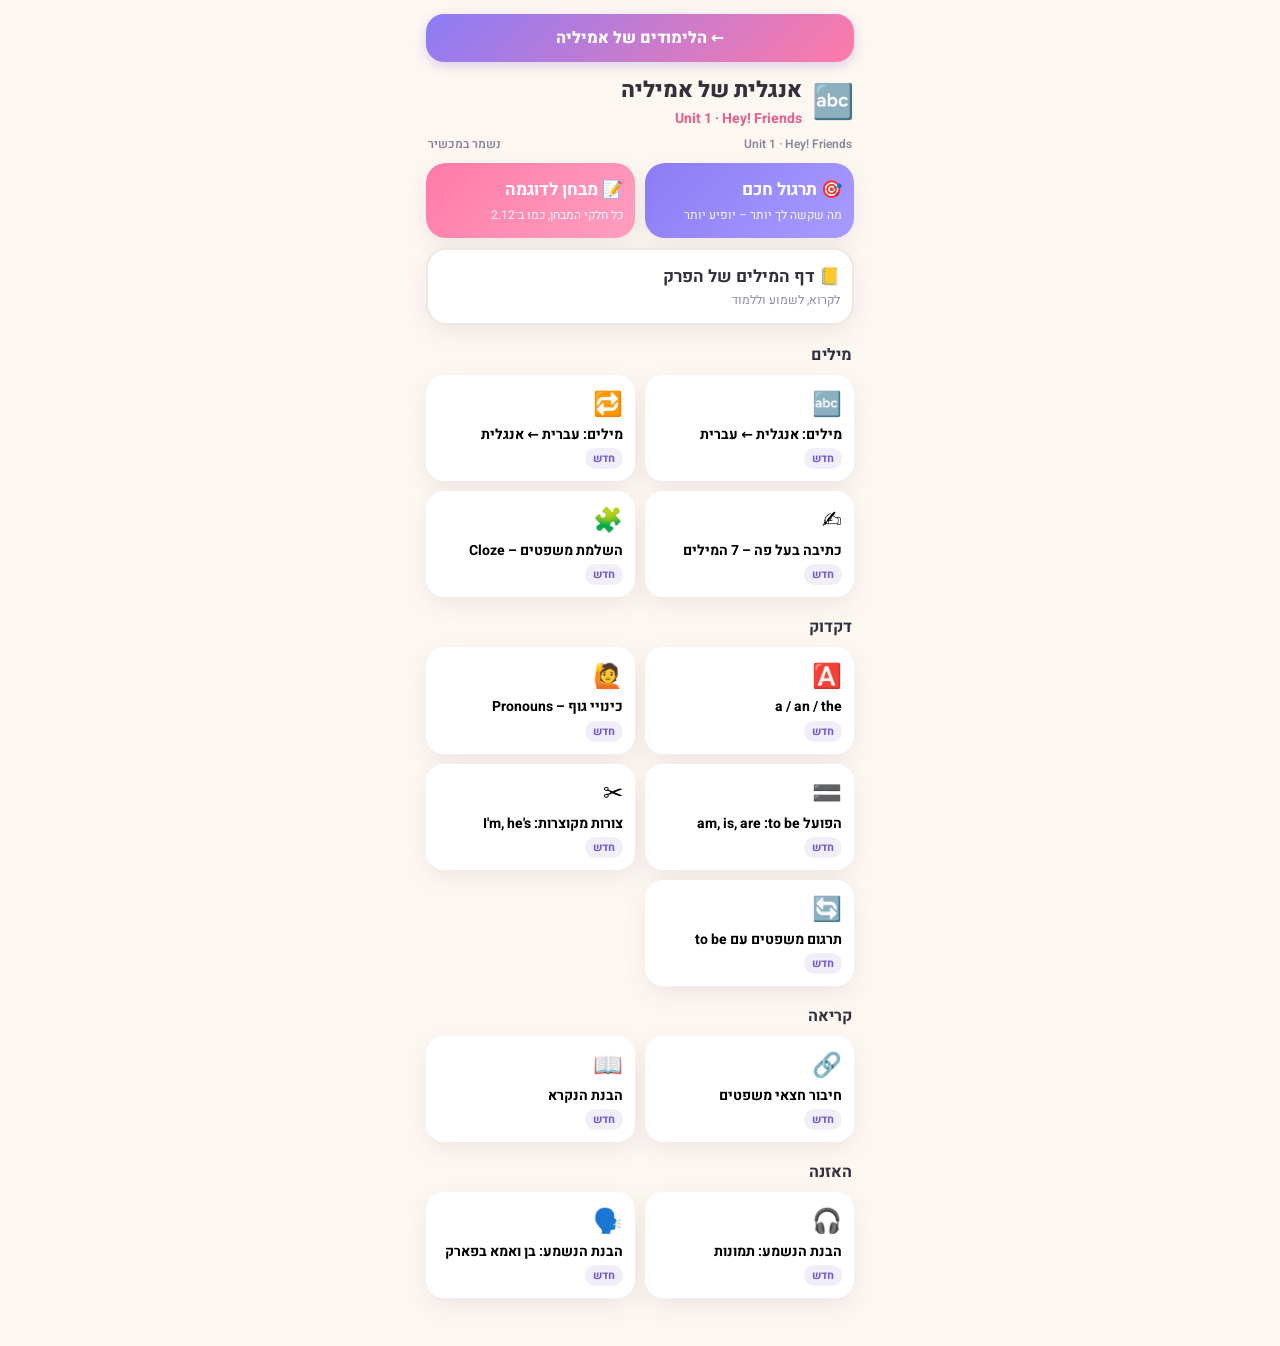
<file: english/index.html>
<!DOCTYPE html>
<html lang="he" dir="rtl">
<head>
<meta charset="utf-8">
<meta name="viewport" content="width=device-width, initial-scale=1, viewport-fit=cover">
<meta name="theme-color" content="#fdf7f2">
<title>אנגלית של אמיליה</title>
<link rel="icon" href="../assets/favicon.png">
<link rel="apple-touch-icon" href="../assets/apple-touch-icon.png">
<link href="https://fonts.googleapis.com/css2?family=Heebo:wght@400;500;700;800&display=swap" rel="stylesheet">
<style>
:root{--bg:#fdf7f2;--card:#fff;--ink:#33303c;--muted:#8a8496;--pink:#ff7aa8;--pink-d:#e85f8e;--mint:#2fbf9b;--sky:#5aa9f7;--sun:#ffc75a;--bad:#ef5f6b;--line:#efe7e0;--violet:#8b7cf6;--shadow:0 8px 24px rgba(80,40,60,.08);--radius:22px}
*{box-sizing:border-box;-webkit-tap-highlight-color:transparent}
html,body{margin:0;padding:0;background:var(--bg);color:var(--ink);font-family:"Heebo",system-ui,-apple-system,"Segoe UI",sans-serif;direction:rtl;text-align:right}
body{padding:14px 16px 48px;max-width:460px;margin:0 auto}
button,input{font-family:inherit}
.hidden{display:none!important}
a.limudim-back{display:block;text-align:center;text-decoration:none;font-weight:800;font-size:16px;color:#fff;background:linear-gradient(135deg,#8b7cf6,#ff7aa8);border-radius:18px;padding:12px 14px;margin:0 0 12px;box-shadow:0 4px 12px rgba(120,90,200,.25)}
.hero{display:flex;align-items:center;gap:10px;margin:4px 0 6px}
.hero h1{margin:0;font-size:22px;font-weight:800}
.hero .flag{font-size:34px}
.sub{color:var(--pink-d);font-weight:700;font-size:14px;margin:2px 0 0}
.meta{display:flex;justify-content:space-between;color:var(--muted);font-size:12px;font-weight:600;margin:4px 2px 10px}
.card,.panel{background:var(--card);border-radius:var(--radius);box-shadow:var(--shadow);padding:14px 16px;margin:10px 0}
.panel h3{margin:0 0 8px;font-size:16px}
.big-btns{display:grid;grid-template-columns:1fr 1fr;gap:10px;margin:10px 0}
.act{border:0;border-radius:20px;padding:14px 12px;color:#fff;text-align:right;cursor:pointer;box-shadow:var(--shadow)}
.act b{display:block;font-size:17px}.act p{margin:4px 0 0;font-size:12px;opacity:.95}
.act.violet{background:linear-gradient(135deg,#8b7cf6,#a99bff)}.act.pink{background:linear-gradient(135deg,#ff7aa8,#ff9fbf)}
.act.wide{grid-column:1/-1;background:#fff;color:var(--ink);border:2px solid var(--line)}
.resume{display:block;width:100%;border:0;border-radius:18px;background:var(--sun);color:#4a3a10;padding:12px 14px;text-align:right;cursor:pointer;margin:8px 0}
.resume b{font-size:16px}.resume p{margin:2px 0 0;font-size:12px}
.gh{font-size:16px;margin:18px 2px 8px}
.grid{display:grid;grid-template-columns:1fr 1fr;gap:10px}
.topic{background:#fff;border:0;border-radius:18px;box-shadow:var(--shadow);padding:12px;text-align:right;cursor:pointer;display:flex;flex-direction:column;gap:4px;min-height:96px}
.topic .ti{font-size:24px}.topic b{font-size:14px;line-height:1.3}
.tag{display:inline-block;align-self:flex-start;font-size:11px;font-weight:700;border-radius:999px;padding:2px 8px;background:#f1edf9;color:#6a5bd6}
.tag.good{background:#dff6ef;color:#1f8f73}.tag.warn{background:#ffe7ec;color:#c9405f}
.topbar{display:flex;align-items:center;justify-content:space-between;gap:8px;margin-bottom:6px}
.topbar h2{margin:0;font-size:17px}
.ghost{background:#fff;border:1px solid var(--line);color:var(--muted);border-radius:999px;padding:8px 14px;font-size:14px;font-weight:700;cursor:pointer}
.bar{height:8px;background:#efe7f6;border-radius:99px;overflow:hidden;margin:6px 0 4px}.bar i{display:block;height:100%;background:linear-gradient(90deg,#8b7cf6,#ff7aa8);width:0;transition:width .3s}
.count{font-size:12px;color:var(--muted);font-weight:700}
.section{background:#efeaff;color:#5b4cc4;font-weight:800;font-size:13px;border-radius:12px;padding:6px 10px;margin-bottom:8px}
.tagline{font-size:12px;color:var(--pink-d);font-weight:700;margin-bottom:4px}
.prompt{font-size:17px;font-weight:700;margin:4px 0 10px;line-height:1.4}
.stim{background:#fff;border-radius:18px;box-shadow:var(--shadow);padding:16px;font-size:22px;font-weight:700;text-align:left;line-height:1.45;margin:8px 0}
.stim.he{text-align:center;direction:rtl;color:var(--pink-d)}
.passage{background:#fffdf6;border:2px solid #f6e7b8;border-radius:16px;padding:10px 12px;margin:8px 0}
.passage summary{cursor:pointer;font-weight:700}
.passage h4{margin:8px 0 4px;text-align:left}.passage p{margin:0;text-align:left;line-height:1.6;font-size:16px}
.audio-row{display:flex;gap:8px;margin:6px 0}
.sbtn{flex:1;border:0;border-radius:16px;padding:12px;font-size:17px;font-weight:800;background:var(--sky);color:#fff;cursor:pointer}
.sbtn.soft{flex:0 0 auto;background:#e6f1fe;color:#2f6fb5}
.bank{display:flex;flex-wrap:wrap;gap:6px;align-items:center;border:2px dashed #d8cff7;border-radius:14px;padding:8px 10px;margin:8px 0}
.bank span{font-size:13px;color:var(--muted);font-weight:700}.bank b{background:#f3efff;border-radius:10px;padding:4px 10px}
.opts{display:grid;grid-template-columns:1fr;gap:8px;margin:10px 0}
.opts.emoji{grid-template-columns:1fr 1fr}
.optwrap{display:flex;gap:6px}
.opt{flex:1;border:2px solid var(--line);background:#fff;border-radius:16px;padding:13px 12px;font-size:18px;font-weight:700;cursor:pointer;color:var(--ink);transition:transform .1s}
.opt[dir=ltr]{text-align:left}
.opts.emoji .opt{font-size:44px;text-align:center;padding:10px;position:relative}
.opt.ok{border-color:var(--mint);background:#e6f8f2}
.opt.no{border-color:var(--bad);background:#ffecee;animation:shake .35s}
.opt.picked{border-color:var(--violet);background:#f3efff}
.opt .num{position:absolute;top:4px;right:8px;font-size:18px;font-weight:800;color:var(--violet)}
.opt:disabled{cursor:default;opacity:.85}
.mini{border:0;background:#e6f1fe;border-radius:14px;padding:0 12px;font-size:18px;cursor:pointer}
@keyframes shake{25%{transform:translateX(-5px)}75%{transform:translateX(5px)}}
.typebox{display:flex;gap:8px;margin:10px 0}
.typebox input{flex:1;min-width:0;font-size:20px;padding:12px;border-radius:14px;border:2px solid var(--line);text-align:left}
.typebox input.ok{border-color:var(--mint);background:#e6f8f2}.typebox input.no{border-color:var(--bad);animation:shake .35s}
.kb{margin:0}
.pattern{font-size:22px;letter-spacing:2px;text-align:center;margin:6px 0;font-family:monospace}.pattern b{color:var(--mint)}.pattern i{color:#bbb;font-style:normal}
.btn{border:0;border-radius:14px;padding:12px 18px;font-size:16px;font-weight:800;background:var(--violet);color:#fff;cursor:pointer}
.btn.mint{background:var(--mint)}
.btn:disabled{opacity:.5}
.row{display:flex;gap:8px;justify-content:space-between;margin:10px 0}.row.end{justify-content:flex-start}
.fb{min-height:24px;border-radius:14px;padding:0;margin:8px 0;font-size:16px;line-height:1.5}
.fb.bad,.fb.good,.fb.help{padding:10px 12px}
.fb.bad{background:#fff4e6;color:#8a5a12}.fb.good{background:#e6f8f2;color:#1f7a63}.fb.help{background:#f3efff;color:#4b3cb0}
.fb .hint{margin-top:4px;font-size:14px}
.note{color:var(--muted);font-size:13px;line-height:1.5}
.center{text-align:center}.big{font-size:54px}.sum{font-weight:700}
.secrow{display:flex;justify-content:space-between;padding:6px 0;border-bottom:1px solid var(--line);font-size:14px}
.fstim{text-align:left;font-weight:600;margin-top:2px}.fstim[dir=rtl]{text-align:right}
.panel.help ul{margin:0;padding-inline-start:18px}.panel.help li{margin:6px 0;line-height:1.4}.tp{font-size:12px;color:var(--muted)}
.wl{display:grid;gap:4px}
.wrow{display:flex;justify-content:space-between;gap:8px;background:#faf7fd;border:0;border-radius:10px;padding:8px 10px;font-size:15px;cursor:pointer;color:var(--ink)}
.wrow span:first-child{font-weight:700}
.star{font-size:20px}
</style>
</head>
<body>
<a class="limudim-back" href="../">← הלימודים של אמיליה</a>

<div id="home">
  <div class="hero"><span class="flag">🔤</span><div><h1>אנגלית של אמיליה</h1><p class="sub" id="cd"></p></div></div>
  <div class="meta"><span dir="ltr">Unit 1 · Hey! Friends</span><span><span id="stars"></span> <span id="sync"></span></span></div>
  <div id="resumeBox"></div>
  <div class="big-btns">
    <button class="act violet" id="btnSmart" type="button"><b>🎯 תרגול חכם</b><p id="smartNote">מה שקשה לך יותר – יופיע יותר</p></button>
    <button class="act pink" id="btnMock" type="button"><b>📝 מבחן לדוגמה</b><p>כל חלקי המבחן, כמו ב־2.12</p></button>
    <button class="act wide" id="btnWords" type="button"><b>📒 דף המילים של הפרק</b><p class="note" style="margin:2px 0 0">לקרוא, לשמוע וללמוד</p></button>
  </div>
  <div id="topics"></div>
</div>

<div id="play" class="hidden">
  <div class="topbar"><h2 id="pTitle"></h2><button class="ghost" id="pBack" type="button">הפסקה</button></div>
  <div class="bar"><i id="pBar"></i></div>
  <div class="count" id="pCount"></div>
  <div id="pBody"></div>
</div>

<div id="words" class="hidden">
  <div class="topbar"><h2>📒 המילים של Unit 1</h2><button class="ghost" id="wBack" type="button">חזרה</button></div>
  <div id="wBody"></div>
</div>

<script src="content.js?v=2026-11-19b"></script>
<script src="eng.js?v=2026-11-21-back"></script>
</body>
</html>
</file>
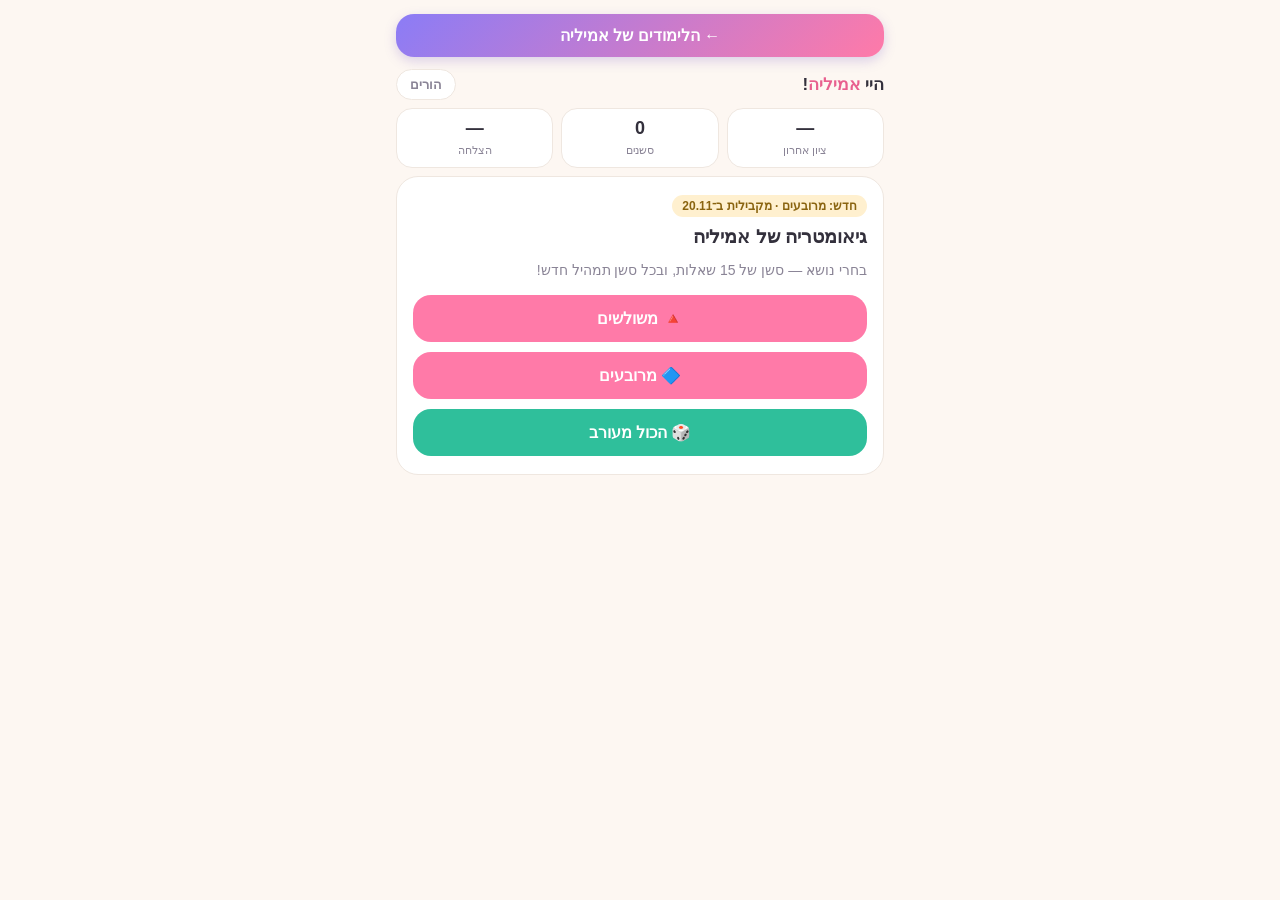
<file: geometry/index.html>
<!DOCTYPE html>
<html lang="he" dir="rtl">
<head>
<meta charset="utf-8">
<meta name="viewport" content="width=device-width, initial-scale=1, maximum-scale=1, user-scalable=no">
<title>גיאומטריה של אמיליה</title>
<style>
  :root{
    --bg:#fdf7f2; --card:#ffffff; --ink:#33303c; --muted:#8a8496;
    --pink:#ff7aa8; --pink-d:#e85f8e; --mint:#2fbf9b; --sky:#5aa9f7;
    --sun:#ffc75a; --bad:#ef5f6b; --line:#efe7e0;
  }
  *{box-sizing:border-box; -webkit-tap-highlight-color:transparent}
  html,body{margin:0;padding:0;height:100%}
  body{
    background:var(--bg); color:var(--ink);
    font-family:-apple-system,BlinkMacSystemFont,"Segoe UI",Rubik,Arial,sans-serif;
    display:flex; flex-direction:column; min-height:100%;
  }
  .wrap{flex:1; display:flex; flex-direction:column; max-width:520px; margin:0 auto; width:100%; padding:14px 16px 20px}
  .top{display:flex; align-items:center; justify-content:space-between; gap:8px; margin-bottom:6px}
  .hello{font-size:17px; font-weight:700}
  .hello span{color:var(--pink-d)}
  .ghost{
    background:#fff; border:1px solid var(--line); color:var(--muted);
    border-radius:999px; padding:7px 13px; font-size:13px; font-weight:600; cursor:pointer;
  }
  .stats{display:flex; gap:8px; margin:8px 0 4px}
  .chip{
    flex:1; background:var(--card); border:1px solid var(--line); border-radius:16px;
    padding:9px 6px; text-align:center;
  }
  .chip b{display:block; font-size:18px; line-height:1.2}
  .chip small{color:var(--muted); font-size:11px}
  .qcard{
    background:var(--card); border:1px solid var(--line); border-radius:26px;
    padding:20px 16px; text-align:center; box-shadow:0 6px 18px rgba(80,60,70,.05);
  }
  .prompt{font-size:16px; font-weight:700; color:var(--ink); margin-bottom:12px; line-height:1.4}
  .svgbox{
    margin:6px 0 8px; padding:8px; border-radius:18px; background:#fffdfa;
    border:1px dashed var(--line); min-height:60px; display:flex; align-items:center; justify-content:center;
  }
  .svgbox:empty{display:none}
  .msg{min-height:28px; margin-top:10px; font-size:16px; font-weight:700}
  .msg.ok{color:var(--mint)} .msg.no{color:var(--bad)}
  .msg small{display:block; color:var(--muted); font-weight:600; font-size:13px; margin-top:2px}
  .opts{display:flex; flex-direction:column; gap:9px; margin-top:14px}
  .opt{
    background:var(--card); border:2px solid var(--line); border-radius:18px;
    padding:14px 12px; font-size:18px; font-weight:700; cursor:pointer; text-align:center;
    user-select:none;
  }
  .opt:active{transform:translateY(1px); background:#f7f2ee}
  .opt.ok{border-color:var(--mint); background:#eefaf6; color:var(--mint)}
  .opt.no{border-color:var(--bad); background:#fdeef0; color:var(--bad)}
  .opt.dim{opacity:.55}
  .send{
    margin-top:14px; width:100%; padding:14px; border-radius:18px; border:none;
    background:var(--pink); color:#fff; font-size:16px; font-weight:700; cursor:pointer;
  }
  .send:active{background:var(--pink-d)}
  .send.mint{background:var(--mint)}
  .send.mint:active{background:#259f82}
  .copy{margin-top:8px; width:100%; padding:11px; border-radius:16px; border:1px solid var(--line); background:#fff; color:var(--muted); font-size:13px; font-weight:600; cursor:pointer}
  .hidden{display:none !important}
  h2{font-size:19px; margin:4px 0 12px}
  h3{font-size:15px; margin:18px 0 8px; color:var(--muted)}
  .panel{background:var(--card); border:1px solid var(--line); border-radius:20px; padding:14px}
  table{width:100%; border-collapse:collapse; font-size:13px}
  th,td{padding:7px 5px; text-align:right; border-bottom:1px solid var(--line)}
  th{color:var(--muted); font-weight:600; font-size:12px}
  .hard{display:flex; flex-wrap:wrap; gap:7px; margin-top:4px}
  .hard span{background:#fdeef0; color:#a3262f; border-radius:10px; padding:6px 10px; font-size:13px; font-weight:700}
  .empty{color:var(--muted); font-size:14px; line-height:1.6; text-align:center; padding:12px 4px}
  .danger{margin-top:16px; width:100%; padding:12px; border-radius:16px; border:1px solid #ffd9e3; background:#fff; color:var(--bad); font-weight:700; font-size:14px; cursor:pointer}
  .pin{width:100%; padding:14px; font-size:22px; text-align:center; letter-spacing:8px; border-radius:16px; border:1px solid var(--line); direction:ltr}
  .note{color:var(--muted); font-size:12px; margin-top:8px; text-align:center}
  .badge{
    display:inline-block; background:#fff0cf; color:#8a6410; border-radius:999px;
    padding:4px 10px; font-size:12px; font-weight:700; margin-bottom:8px;
  }
  .weak-list{text-align:right; margin:8px 0; padding:0 4px}
  .weak-list li{margin:6px 0; font-size:14px; font-weight:600}
  .home-card{background:var(--card); border:1px solid var(--line); border-radius:22px; padding:18px 16px; margin-top:8px}
  .progress-bar{height:8px; background:#efe7e0; border-radius:999px; overflow:hidden; margin:10px 0 4px}
  .progress-bar > i{display:block; height:100%; background:linear-gradient(90deg,var(--pink),var(--sun)); width:0%; border-radius:999px; transition:width .25s}
  .hint{margin:0;color:var(--muted);font-size:14px;line-height:1.5}
  .topic{margin-top:10px}
  .msg.ask{color:#b0577a}
  .askitem{border:1px solid var(--line); border-radius:16px; padding:10px; margin:8px 0; background:#fffdfa; text-align:right}
  .askq{font-weight:700; font-size:14px; line-height:1.4}
  .aska{color:var(--mint); font-weight:700; font-size:13px; margin-top:4px}
  .mini svg{width:150px !important; height:118px !important; margin:6px auto 0 !important}

a.limudim-back{display:block;text-align:center;text-decoration:none;font-weight:800;font-size:16px;color:#fff;background:linear-gradient(135deg,#8b7cf6,#ff7aa8);border-radius:18px;padding:12px 14px;margin:0 0 12px;box-shadow:0 4px 12px rgba(120,90,200,.25)}
</style>
</head>
<body>
<div class="wrap">

  <div id="home">
  <a class="limudim-back" href="../">← הלימודים של אמיליה</a>

    <div class="top">
      <div class="hello">היי <span>אמיליה</span>!</div>
      <button class="ghost" id="btnParentHome" type="button">הורים</button>
    </div>
    <div class="stats" id="homeStats">
      <div class="chip"><b id="hLast">—</b><small>ציון אחרון</small></div>
      <div class="chip"><b id="hSessions">0</b><small>סשנים</small></div>
      <div class="chip"><b id="hAcc">—</b><small>הצלחה</small></div>
    </div>
    <div class="home-card">
      <div class="badge">חדש: מרובעים · מקבילית ב־20.11</div>
      <h2 style="margin-top:0">גיאומטריה של אמיליה</h2>
      <p class="hint">בחרי נושא — סשן של 15 שאלות, ובכל סשן תמהיל חדש!</p>
      <button class="send topic" data-topic="tri" type="button" style="margin-top:14px">🔺 משולשים</button>
      <button class="send topic" data-topic="quad" type="button">🔷 מרובעים</button>
      <button class="send mint topic" data-topic="mix" type="button">🎲 הכול מעורב</button>
    </div>
  </div>

  <div id="practice" class="hidden">
    <div class="top">
      <div class="hello" id="practiceTitle">גיאומטריה</div>
      <button class="ghost" id="btnQuit" type="button">יציאה</button>
    </div>
    <div class="stats">
      <div class="chip"><b id="sProg">0/15</b><small>התקדמות</small></div>
      <div class="chip"><b id="sStreak">0</b><small>ברצף</small></div>
      <div class="chip"><b id="sAcc">—</b><small>הצלחה</small></div>
    </div>
    <div class="progress-bar"><i id="progFill"></i></div>
    <div class="qcard">
      <div class="prompt" id="qPrompt">—</div>
      <div class="svgbox" id="qSvg"></div>
      <div class="msg" id="msg"></div>
    </div>
    <div class="opts" id="opts"></div>
  </div>

  <div id="summary" class="hidden">
    <div class="top">
      <div class="hello">סיכום סשן</div>
      <button class="ghost" id="btnSumHome" type="button">למסך הראשי</button>
    </div>
    <div class="panel">
      <h2 id="sumTitle">כל הכבוד!</h2>
      <table>
        <tr><th>נושא</th><td id="sumTopic">—</td></tr>
        <tr><th>נכון</th><td id="sumScore">—</td></tr>
        <tr><th>בניסיון הראשון</th><td id="sumFirst">—</td></tr>
        <tr><th>אחוז הצלחה</th><td id="sumAcc">—</td></tr>
        <tr><th>רצף מקסימלי</th><td id="sumBest">—</td></tr>
      </table>
      <h3>תרגילים לשאול עליהם</h3>
      <div id="sumAsk"></div>
      <h3>נושאים לחיזוק</h3>
      <ul class="weak-list" id="sumWeak"></ul>
      <button class="send" id="btnReport" type="button">שלחי דוח לאמא</button>
      <button class="copy" id="btnCopy" type="button">העתיקי את הדוח</button>
      <button class="send mint" id="btnNewSession" type="button">התחילי סשן חדש</button>
    </div>
  </div>

  <div id="pinScreen" class="hidden">
    <div class="top">
      <div class="hello">מסך הורים</div>
      <button class="ghost" id="btnPinBack" type="button">חזרה</button>
    </div>
    <div class="panel">
      <h2>הקלידו קוד</h2>
      <input class="pin" id="pinInput" type="tel" inputmode="numeric" maxlength="4" placeholder="••••" autocomplete="off">
      <div class="note" id="pinNote">ארבע ספרות</div>
    </div>
  </div>

  <div id="parent" class="hidden">
    <div class="top">
      <div class="hello">ההתקדמות של אמיליה</div>
      <button class="ghost" id="btnBack" type="button">חזרה</button>
    </div>
    <div id="parentBody"></div>
    <button class="send" id="btnParentReport" type="button">שלחי דוח בוואטסאפ</button>
    <button class="copy" id="btnParentCopy" type="button">העתיקי את הדוח</button>
    <button class="danger" id="btnReset" type="button">איפוס כל הנתונים</button>
  </div>

</div>
<script>
"use strict";
var PIN = "2604", KEY = "geometry_emilia_v1", SESSION_SIZE = 15;
var BANK = [
  {
    "id": "g1",
    "type": "identify",
    "prompt": "איזה סוג משולש לפי הזוויות?",
    "svg": "<svg xmlns=\"http://www.w3.org/2000/svg\" viewBox=\"0 0 280 220\" width=\"100%\" height=\"220\" style=\"max-width:280px;display:block;margin:0 auto\"><polygon points=\"40,180 240,180 40,50\" fill=\"#fff0cf\" stroke=\"#333\" stroke-width=\"2.5\" stroke-linejoin=\"round\"/><path d=\"M 40 166 L 54 166 L 54 180 \" fill=\"none\" stroke=\"#333\" stroke-width=\"2\"/></svg>",
    "options": [
      "חד זווית",
      "ישר זווית",
      "קהה זווית"
    ],
    "answer": "ישר זווית",
    "skill": "זוויות: ישר זווית"
  },
  {
    "id": "g2",
    "type": "identify",
    "prompt": "איזה סוג משולש לפי הזוויות?",
    "svg": "<svg xmlns=\"http://www.w3.org/2000/svg\" viewBox=\"0 0 280 220\" width=\"100%\" height=\"220\" style=\"max-width:280px;display:block;margin:0 auto\"><polygon points=\"40,180 240,180 240,60\" fill=\"#e8f7ff\" stroke=\"#333\" stroke-width=\"2.5\" stroke-linejoin=\"round\"/><path d=\"M 240 166 L 226 166 L 226 180 \" fill=\"none\" stroke=\"#333\" stroke-width=\"2\"/></svg>",
    "options": [
      "חד זווית",
      "ישר זווית",
      "קהה זווית"
    ],
    "answer": "ישר זווית",
    "skill": "זוויות: ישר זווית"
  },
  {
    "id": "g3",
    "type": "identify",
    "prompt": "איזה סוג משולש לפי הזוויות?",
    "svg": "<svg xmlns=\"http://www.w3.org/2000/svg\" viewBox=\"0 0 280 220\" width=\"100%\" height=\"220\" style=\"max-width:280px;display:block;margin:0 auto\"><polygon points=\"50,40 50,190 230,190\" fill=\"#eefaf6\" stroke=\"#333\" stroke-width=\"2.5\" stroke-linejoin=\"round\"/><path d=\"M 50 176 L 64 176 L 64 190 \" fill=\"none\" stroke=\"#333\" stroke-width=\"2\"/></svg>",
    "options": [
      "חד זווית",
      "ישר זווית",
      "קהה זווית"
    ],
    "answer": "ישר זווית",
    "skill": "זוויות: ישר זווית"
  },
  {
    "id": "g4",
    "type": "identify",
    "prompt": "איזה סוג משולש לפי הזוויות?",
    "svg": "<svg xmlns=\"http://www.w3.org/2000/svg\" viewBox=\"0 0 280 220\" width=\"100%\" height=\"220\" style=\"max-width:280px;display:block;margin:0 auto\"><polygon points=\"50,190 50,50 190,190\" fill=\"#eefaf6\" stroke=\"#333\" stroke-width=\"2.5\" stroke-linejoin=\"round\"/><path d=\"M 50 176 L 64 176 L 64 190 \" fill=\"none\" stroke=\"#333\" stroke-width=\"2\"/><line x1=\"43.0\" y1=\"120.0\" x2=\"57.0\" y2=\"120.0\" stroke=\"#333\" stroke-width=\"2\"/><line x1=\"120.0\" y1=\"183.0\" x2=\"120.0\" y2=\"197.0\" stroke=\"#333\" stroke-width=\"2\"/></svg>",
    "options": [
      "חד זווית",
      "ישר זווית",
      "קהה זווית"
    ],
    "answer": "ישר זווית",
    "skill": "זוויות: ישר זווית"
  },
  {
    "id": "g5",
    "type": "identify",
    "prompt": "איזה סוג משולש לפי הזוויות?",
    "svg": "<svg xmlns=\"http://www.w3.org/2000/svg\" viewBox=\"0 0 280 220\" width=\"100%\" height=\"220\" style=\"max-width:280px;display:block;margin:0 auto\"><polygon points=\"40,180 250,180 40,70\" fill=\"#fff0cf\" stroke=\"#333\" stroke-width=\"2.5\" stroke-linejoin=\"round\"/><path d=\"M 40 166 L 54 166 L 54 180 \" fill=\"none\" stroke=\"#333\" stroke-width=\"2\"/></svg>",
    "options": [
      "חד זווית",
      "ישר זווית",
      "קהה זווית"
    ],
    "answer": "ישר זווית",
    "skill": "זוויות: ישר זווית"
  },
  {
    "id": "g6",
    "type": "identify",
    "prompt": "איזה סוג משולש לפי הזוויות?",
    "svg": "<svg xmlns=\"http://www.w3.org/2000/svg\" viewBox=\"0 0 280 220\" width=\"100%\" height=\"220\" style=\"max-width:280px;display:block;margin:0 auto\"><polygon points=\"60,160 250,190 100,40\" fill=\"#ffe8f0\" stroke=\"#333\" stroke-width=\"2.5\" stroke-linejoin=\"round\"/><path d=\"M 81.7 163.4 A 22 22 0 0 0 67.0 139.1\" fill=\"none\" stroke=\"#ef5f6b\" stroke-width=\"2.5\"/></svg>",
    "options": [
      "חד זווית",
      "ישר זווית",
      "קהה זווית"
    ],
    "answer": "קהה זווית",
    "skill": "זוויות: קהה זווית"
  },
  {
    "id": "g7",
    "type": "identify",
    "prompt": "איזה סוג משולש לפי הזוויות?",
    "svg": "<svg xmlns=\"http://www.w3.org/2000/svg\" viewBox=\"0 0 280 220\" width=\"100%\" height=\"220\" style=\"max-width:280px;display:block;margin:0 auto\"><polygon points=\"30,100 220,180 250,50\" fill=\"#fff0cf\" stroke=\"#333\" stroke-width=\"2.5\" stroke-linejoin=\"round\"/><path d=\"M 201.6 172.2 A 20 20 0 0 1 224.5 160.5\" fill=\"none\" stroke=\"#ef5f6b\" stroke-width=\"2.5\"/></svg>",
    "options": [
      "חד זווית",
      "ישר זווית",
      "קהה זווית"
    ],
    "answer": "קהה זווית",
    "skill": "זוויות: קהה זווית"
  },
  {
    "id": "g8",
    "type": "identify",
    "prompt": "איזה סוג משולש לפי הזוויות?",
    "svg": "<svg xmlns=\"http://www.w3.org/2000/svg\" viewBox=\"0 0 280 220\" width=\"100%\" height=\"220\" style=\"max-width:280px;display:block;margin:0 auto\"><polygon points=\"40,50 80,190 250,140\" fill=\"#fdeef0\" stroke=\"#333\" stroke-width=\"2.5\" stroke-linejoin=\"round\"/><path d=\"M 74.0 168.8 A 22 22 0 0 1 101.1 183.8\" fill=\"none\" stroke=\"#ef5f6b\" stroke-width=\"2.5\"/></svg>",
    "options": [
      "חד זווית",
      "ישר זווית",
      "קהה זווית"
    ],
    "answer": "קהה זווית",
    "skill": "זוויות: קהה זווית"
  },
  {
    "id": "g9",
    "type": "identify",
    "prompt": "איזה סוג משולש לפי הזוויות?",
    "svg": "<svg xmlns=\"http://www.w3.org/2000/svg\" viewBox=\"0 0 280 220\" width=\"100%\" height=\"220\" style=\"max-width:280px;display:block;margin:0 auto\"><polygon points=\"40,120 240,180 240,60\" fill=\"#ffe8f0\" stroke=\"#333\" stroke-width=\"2.5\" stroke-linejoin=\"round\"/><path d=\"M 59.2 125.7 A 20 20 0 0 0 59.2 114.3\" fill=\"none\" stroke=\"#ef5f6b\" stroke-width=\"2.5\"/><line x1=\"142.01143519896442\" y1=\"143.29521600345194\" x2=\"137.98856480103558\" y2=\"156.70478399654806\" stroke=\"#333\" stroke-width=\"2\"/><line x1=\"137.98856480103558\" y1=\"83.29521600345194\" x2=\"142.01143519896442\" y2=\"96.70478399654806\" stroke=\"#333\" stroke-width=\"2\"/></svg>",
    "options": [
      "חד זווית",
      "ישר זווית",
      "קהה זווית"
    ],
    "answer": "קהה זווית",
    "skill": "זוויות: קהה זווית"
  },
  {
    "id": "g10",
    "type": "identify",
    "prompt": "איזה סוג משולש לפי הזוויות?",
    "svg": "<svg xmlns=\"http://www.w3.org/2000/svg\" viewBox=\"0 0 280 220\" width=\"100%\" height=\"220\" style=\"max-width:280px;display:block;margin:0 auto\"><polygon points=\"50,180 230,180 140,40\" fill=\"#eefaf6\" stroke=\"#333\" stroke-width=\"2.5\" stroke-linejoin=\"round\"/></svg>",
    "options": [
      "חד זווית",
      "ישר זווית",
      "קהה זווית"
    ],
    "answer": "חד זווית",
    "skill": "זוויות: חד זווית"
  },
  {
    "id": "g11",
    "type": "identify",
    "prompt": "איזה סוג משולש לפי הזוויות?",
    "svg": "<svg xmlns=\"http://www.w3.org/2000/svg\" viewBox=\"0 0 280 220\" width=\"100%\" height=\"220\" style=\"max-width:280px;display:block;margin:0 auto\"><polygon points=\"40,170 250,160 120,35\" fill=\"#e8f7ff\" stroke=\"#333\" stroke-width=\"2.5\" stroke-linejoin=\"round\"/></svg>",
    "options": [
      "חד זווית",
      "ישר זווית",
      "קהה זווית"
    ],
    "answer": "חד זווית",
    "skill": "זוויות: חד זווית"
  },
  {
    "id": "g12",
    "type": "identify",
    "prompt": "איזה סוג משולש לפי הזוויות?",
    "svg": "<svg xmlns=\"http://www.w3.org/2000/svg\" viewBox=\"0 0 280 220\" width=\"100%\" height=\"220\" style=\"max-width:280px;display:block;margin:0 auto\"><polygon points=\"60,190 240,150 100,40\" fill=\"#ffe8f0\" stroke=\"#333\" stroke-width=\"2.5\" stroke-linejoin=\"round\"/></svg>",
    "options": [
      "חד זווית",
      "ישר זווית",
      "קהה זווית"
    ],
    "answer": "חד זווית",
    "skill": "זוויות: חד זווית"
  },
  {
    "id": "g13",
    "type": "identify",
    "prompt": "איזה סוג משולש לפי הזוויות?",
    "svg": "<svg xmlns=\"http://www.w3.org/2000/svg\" viewBox=\"0 0 280 220\" width=\"100%\" height=\"220\" style=\"max-width:280px;display:block;margin:0 auto\"><polygon points=\"40,185 240,185 140,42\" fill=\"#eefaf6\" stroke=\"#333\" stroke-width=\"2.5\" stroke-linejoin=\"round\"/><line x1=\"140.0\" y1=\"178.0\" x2=\"140.0\" y2=\"192.0\" stroke=\"#333\" stroke-width=\"2\"/><line x1=\"184.2634925705392\" y1=\"117.5115436569656\" x2=\"195.7365074294608\" y2=\"109.4884563430344\" stroke=\"#333\" stroke-width=\"2\"/><line x1=\"95.73650742946081\" y1=\"117.5115436569656\" x2=\"84.26349257053919\" y2=\"109.4884563430344\" stroke=\"#333\" stroke-width=\"2\"/></svg>",
    "options": [
      "חד זווית",
      "ישר זווית",
      "קהה זווית"
    ],
    "answer": "חד זווית",
    "skill": "זוויות: חד זווית"
  },
  {
    "id": "g14",
    "type": "identify",
    "prompt": "איזה סוג משולש לפי הזוויות?",
    "svg": "<svg xmlns=\"http://www.w3.org/2000/svg\" viewBox=\"0 0 280 220\" width=\"100%\" height=\"220\" style=\"max-width:280px;display:block;margin:0 auto\"><polygon points=\"40,185 240,185 140,42\" fill=\"#fff0cf\" stroke=\"#333\" stroke-width=\"2.5\" stroke-linejoin=\"round\"/><line x1=\"140.0\" y1=\"178.0\" x2=\"140.0\" y2=\"192.0\" stroke=\"#333\" stroke-width=\"2\"/><line x1=\"184.2634925705392\" y1=\"117.5115436569656\" x2=\"195.7365074294608\" y2=\"109.4884563430344\" stroke=\"#333\" stroke-width=\"2\"/><line x1=\"95.73650742946081\" y1=\"117.5115436569656\" x2=\"84.26349257053919\" y2=\"109.4884563430344\" stroke=\"#333\" stroke-width=\"2\"/></svg>",
    "options": [
      "חד זווית",
      "ישר זווית",
      "קהה זווית"
    ],
    "answer": "חד זווית",
    "skill": "זוויות: חד זווית"
  },
  {
    "id": "g15",
    "type": "identify",
    "prompt": "איזה סוג משולש לפי הזוויות?",
    "svg": "<svg xmlns=\"http://www.w3.org/2000/svg\" viewBox=\"0 0 280 220\" width=\"100%\" height=\"220\" style=\"max-width:280px;display:block;margin:0 auto\"><polygon points=\"50,185 230,185 140,40\" fill=\"#ffe8f0\" stroke=\"#333\" stroke-width=\"2.5\" stroke-linejoin=\"round\"/><line x1=\"89.05251883661316\" y1=\"108.808459967553\" x2=\"100.94748116338684\" y2=\"116.191540032447\" stroke=\"#333\" stroke-width=\"2\"/><line x1=\"179.05251883661316\" y1=\"116.191540032447\" x2=\"190.94748116338684\" y2=\"108.808459967553\" stroke=\"#333\" stroke-width=\"2\"/></svg>",
    "options": [
      "חד זווית",
      "ישר זווית",
      "קהה זווית"
    ],
    "answer": "חד זווית",
    "skill": "זוויות: חד זווית"
  },
  {
    "id": "g16",
    "type": "identify",
    "prompt": "איזה סוג משולש לפי הצלעות?",
    "svg": "<svg xmlns=\"http://www.w3.org/2000/svg\" viewBox=\"0 0 280 220\" width=\"100%\" height=\"220\" style=\"max-width:280px;display:block;margin:0 auto\"><polygon points=\"40,185 240,185 140,42\" fill=\"#eefaf6\" stroke=\"#333\" stroke-width=\"2.5\" stroke-linejoin=\"round\"/><line x1=\"140.0\" y1=\"178.0\" x2=\"140.0\" y2=\"192.0\" stroke=\"#333\" stroke-width=\"2\"/><line x1=\"184.2634925705392\" y1=\"117.5115436569656\" x2=\"195.7365074294608\" y2=\"109.4884563430344\" stroke=\"#333\" stroke-width=\"2\"/><line x1=\"95.73650742946081\" y1=\"117.5115436569656\" x2=\"84.26349257053919\" y2=\"109.4884563430344\" stroke=\"#333\" stroke-width=\"2\"/></svg>",
    "options": [
      "שווה צלעות",
      "שווה שוקיים",
      "שונה צלעות"
    ],
    "answer": "שווה צלעות",
    "skill": "צלעות: שווה צלעות"
  },
  {
    "id": "g17",
    "type": "identify",
    "prompt": "איזה סוג משולש לפי הצלעות?",
    "svg": "<svg xmlns=\"http://www.w3.org/2000/svg\" viewBox=\"0 0 280 220\" width=\"100%\" height=\"220\" style=\"max-width:280px;display:block;margin:0 auto\"><polygon points=\"40,185 240,185 140,42\" fill=\"#fff0cf\" stroke=\"#333\" stroke-width=\"2.5\" stroke-linejoin=\"round\"/><line x1=\"140.0\" y1=\"178.0\" x2=\"140.0\" y2=\"192.0\" stroke=\"#333\" stroke-width=\"2\"/><line x1=\"184.2634925705392\" y1=\"117.5115436569656\" x2=\"195.7365074294608\" y2=\"109.4884563430344\" stroke=\"#333\" stroke-width=\"2\"/><line x1=\"95.73650742946081\" y1=\"117.5115436569656\" x2=\"84.26349257053919\" y2=\"109.4884563430344\" stroke=\"#333\" stroke-width=\"2\"/></svg>",
    "options": [
      "שווה צלעות",
      "שווה שוקיים",
      "שונה צלעות"
    ],
    "answer": "שווה צלעות",
    "skill": "צלעות: שווה צלעות"
  },
  {
    "id": "g18",
    "type": "identify",
    "prompt": "איזה סוג משולש לפי הצלעות?",
    "svg": "<svg xmlns=\"http://www.w3.org/2000/svg\" viewBox=\"0 0 280 220\" width=\"100%\" height=\"220\" style=\"max-width:280px;display:block;margin:0 auto\"><polygon points=\"40,185 240,185 140,42\" fill=\"#e8f7ff\" stroke=\"#333\" stroke-width=\"2.5\" stroke-linejoin=\"round\"/><line x1=\"140.0\" y1=\"178.0\" x2=\"140.0\" y2=\"192.0\" stroke=\"#333\" stroke-width=\"2\"/><line x1=\"184.2634925705392\" y1=\"117.5115436569656\" x2=\"195.7365074294608\" y2=\"109.4884563430344\" stroke=\"#333\" stroke-width=\"2\"/><line x1=\"95.73650742946081\" y1=\"117.5115436569656\" x2=\"84.26349257053919\" y2=\"109.4884563430344\" stroke=\"#333\" stroke-width=\"2\"/></svg>",
    "options": [
      "שווה צלעות",
      "שווה שוקיים",
      "שונה צלעות"
    ],
    "answer": "שווה צלעות",
    "skill": "צלעות: שווה צלעות"
  },
  {
    "id": "g19",
    "type": "identify",
    "prompt": "איזה סוג משולש לפי הצלעות?",
    "svg": "<svg xmlns=\"http://www.w3.org/2000/svg\" viewBox=\"0 0 280 220\" width=\"100%\" height=\"220\" style=\"max-width:280px;display:block;margin:0 auto\"><polygon points=\"50,185 230,185 140,40\" fill=\"#ffe8f0\" stroke=\"#333\" stroke-width=\"2.5\" stroke-linejoin=\"round\"/><line x1=\"89.05251883661316\" y1=\"108.808459967553\" x2=\"100.94748116338684\" y2=\"116.191540032447\" stroke=\"#333\" stroke-width=\"2\"/><line x1=\"179.05251883661316\" y1=\"116.191540032447\" x2=\"190.94748116338684\" y2=\"108.808459967553\" stroke=\"#333\" stroke-width=\"2\"/></svg>",
    "options": [
      "שווה צלעות",
      "שווה שוקיים",
      "שונה צלעות"
    ],
    "answer": "שווה שוקיים",
    "skill": "צלעות: שווה שוקיים"
  },
  {
    "id": "g20",
    "type": "identify",
    "prompt": "איזה סוג משולש לפי הצלעות?",
    "svg": "<svg xmlns=\"http://www.w3.org/2000/svg\" viewBox=\"0 0 280 220\" width=\"100%\" height=\"220\" style=\"max-width:280px;display:block;margin:0 auto\"><polygon points=\"40,170 240,170 140,50\" fill=\"#eefaf6\" stroke=\"#333\" stroke-width=\"2.5\" stroke-linejoin=\"round\"/><line x1=\"83.02199004365717\" y1=\"107.43926240134209\" x2=\"93.77708795802043\" y2=\"116.4018439966448\" stroke=\"#333\" stroke-width=\"2\"/><line x1=\"86.22291204197957\" y1=\"103.5981560033552\" x2=\"96.97800995634283\" y2=\"112.56073759865791\" stroke=\"#333\" stroke-width=\"2\"/><line x1=\"186.22291204197955\" y1=\"116.4018439966448\" x2=\"196.97800995634282\" y2=\"107.43926240134209\" stroke=\"#333\" stroke-width=\"2\"/><line x1=\"183.02199004365718\" y1=\"112.56073759865791\" x2=\"193.77708795802045\" y2=\"103.5981560033552\" stroke=\"#333\" stroke-width=\"2\"/></svg>",
    "options": [
      "שווה צלעות",
      "שווה שוקיים",
      "שונה צלעות"
    ],
    "answer": "שווה שוקיים",
    "skill": "צלעות: שווה שוקיים"
  },
  {
    "id": "g21",
    "type": "identify",
    "prompt": "איזה סוג משולש לפי הצלעות?",
    "svg": "<svg xmlns=\"http://www.w3.org/2000/svg\" viewBox=\"0 0 280 220\" width=\"100%\" height=\"220\" style=\"max-width:280px;display:block;margin:0 auto\"><polygon points=\"55,190 225,190 140,35\" fill=\"#fff0cf\" stroke=\"#333\" stroke-width=\"2.5\" stroke-linejoin=\"round\"/><line x1=\"91.36231313930077\" y1=\"109.13417172155204\" x2=\"103.63768686069923\" y2=\"115.86582827844796\" stroke=\"#333\" stroke-width=\"2\"/><line x1=\"176.36231313930077\" y1=\"115.86582827844796\" x2=\"188.63768686069923\" y2=\"109.13417172155204\" stroke=\"#333\" stroke-width=\"2\"/></svg>",
    "options": [
      "שווה צלעות",
      "שווה שוקיים",
      "שונה צלעות"
    ],
    "answer": "שווה שוקיים",
    "skill": "צלעות: שווה שוקיים"
  },
  {
    "id": "g22",
    "type": "identify",
    "prompt": "איזה סוג משולש לפי הצלעות?",
    "svg": "<svg xmlns=\"http://www.w3.org/2000/svg\" viewBox=\"0 0 280 220\" width=\"100%\" height=\"220\" style=\"max-width:280px;display:block;margin:0 auto\"><polygon points=\"50,190 50,50 190,190\" fill=\"#eefaf6\" stroke=\"#333\" stroke-width=\"2.5\" stroke-linejoin=\"round\"/><path d=\"M 50 176 L 64 176 L 64 190 \" fill=\"none\" stroke=\"#333\" stroke-width=\"2\"/><line x1=\"43.0\" y1=\"120.0\" x2=\"57.0\" y2=\"120.0\" stroke=\"#333\" stroke-width=\"2\"/><line x1=\"120.0\" y1=\"183.0\" x2=\"120.0\" y2=\"197.0\" stroke=\"#333\" stroke-width=\"2\"/></svg>",
    "options": [
      "שווה צלעות",
      "שווה שוקיים",
      "שונה צלעות"
    ],
    "answer": "שווה שוקיים",
    "skill": "צלעות: שווה שוקיים"
  },
  {
    "id": "g23",
    "type": "identify",
    "prompt": "איזה סוג משולש לפי הצלעות?",
    "svg": "<svg xmlns=\"http://www.w3.org/2000/svg\" viewBox=\"0 0 280 220\" width=\"100%\" height=\"220\" style=\"max-width:280px;display:block;margin:0 auto\"><polygon points=\"40,120 240,180 240,60\" fill=\"#ffe8f0\" stroke=\"#333\" stroke-width=\"2.5\" stroke-linejoin=\"round\"/><path d=\"M 59.2 125.7 A 20 20 0 0 0 59.2 114.3\" fill=\"none\" stroke=\"#ef5f6b\" stroke-width=\"2.5\"/><line x1=\"142.01143519896442\" y1=\"143.29521600345194\" x2=\"137.98856480103558\" y2=\"156.70478399654806\" stroke=\"#333\" stroke-width=\"2\"/><line x1=\"137.98856480103558\" y1=\"83.29521600345194\" x2=\"142.01143519896442\" y2=\"96.70478399654806\" stroke=\"#333\" stroke-width=\"2\"/></svg>",
    "options": [
      "שווה צלעות",
      "שווה שוקיים",
      "שונה צלעות"
    ],
    "answer": "שווה שוקיים",
    "skill": "צלעות: שווה שוקיים"
  },
  {
    "id": "g24",
    "type": "identify",
    "prompt": "איזה סוג משולש לפי הצלעות?",
    "svg": "<svg xmlns=\"http://www.w3.org/2000/svg\" viewBox=\"0 0 280 220\" width=\"100%\" height=\"220\" style=\"max-width:280px;display:block;margin:0 auto\"><polygon points=\"40,180 250,160 90,40\" fill=\"#e8f7ff\" stroke=\"#333\" stroke-width=\"2.5\" stroke-linejoin=\"round\"/></svg>",
    "options": [
      "שווה צלעות",
      "שווה שוקיים",
      "שונה צלעות"
    ],
    "answer": "שונה צלעות",
    "skill": "צלעות: שונה צלעות"
  },
  {
    "id": "g25",
    "type": "identify",
    "prompt": "איזה סוג משולש לפי הצלעות?",
    "svg": "<svg xmlns=\"http://www.w3.org/2000/svg\" viewBox=\"0 0 280 220\" width=\"100%\" height=\"220\" style=\"max-width:280px;display:block;margin:0 auto\"><polygon points=\"50,190 240,120 70,50\" fill=\"#ffe8f0\" stroke=\"#333\" stroke-width=\"2.5\" stroke-linejoin=\"round\"/></svg>",
    "options": [
      "שווה צלעות",
      "שווה שוקיים",
      "שונה צלעות"
    ],
    "answer": "שונה צלעות",
    "skill": "צלעות: שונה צלעות"
  },
  {
    "id": "g26",
    "type": "identify",
    "prompt": "איזה סוג משולש לפי הצלעות?",
    "svg": "<svg xmlns=\"http://www.w3.org/2000/svg\" viewBox=\"0 0 280 220\" width=\"100%\" height=\"220\" style=\"max-width:280px;display:block;margin:0 auto\"><polygon points=\"35,150 260,185 180,40\" fill=\"#fff0cf\" stroke=\"#333\" stroke-width=\"2.5\" stroke-linejoin=\"round\"/></svg>",
    "options": [
      "שווה צלעות",
      "שווה שוקיים",
      "שונה צלעות"
    ],
    "answer": "שונה צלעות",
    "skill": "צלעות: שונה צלעות"
  },
  {
    "id": "g27",
    "type": "identify",
    "prompt": "איזה סוג משולש לפי הצלעות?",
    "svg": "<svg xmlns=\"http://www.w3.org/2000/svg\" viewBox=\"0 0 280 220\" width=\"100%\" height=\"220\" style=\"max-width:280px;display:block;margin:0 auto\"><polygon points=\"40,180 250,180 40,70\" fill=\"#fff0cf\" stroke=\"#333\" stroke-width=\"2.5\" stroke-linejoin=\"round\"/><path d=\"M 40 166 L 54 166 L 54 180 \" fill=\"none\" stroke=\"#333\" stroke-width=\"2\"/></svg>",
    "options": [
      "שווה צלעות",
      "שווה שוקיים",
      "שונה צלעות"
    ],
    "answer": "שונה צלעות",
    "skill": "צלעות: שונה צלעות"
  },
  {
    "id": "g28",
    "type": "identify",
    "prompt": "איזה סוג משולש לפי הצלעות?",
    "svg": "<svg xmlns=\"http://www.w3.org/2000/svg\" viewBox=\"0 0 280 220\" width=\"100%\" height=\"220\" style=\"max-width:280px;display:block;margin:0 auto\"><polygon points=\"40,170 250,160 120,35\" fill=\"#e8f7ff\" stroke=\"#333\" stroke-width=\"2.5\" stroke-linejoin=\"round\"/></svg>",
    "options": [
      "שווה צלעות",
      "שווה שוקיים",
      "שונה צלעות"
    ],
    "answer": "שונה צלעות",
    "skill": "צלעות: שונה צלעות"
  },
  {
    "id": "g29",
    "type": "identify",
    "prompt": "איזה סוג משולש לפי הצלעות?",
    "svg": "<svg xmlns=\"http://www.w3.org/2000/svg\" viewBox=\"0 0 280 220\" width=\"100%\" height=\"220\" style=\"max-width:280px;display:block;margin:0 auto\"><polygon points=\"60,160 250,190 100,40\" fill=\"#ffe8f0\" stroke=\"#333\" stroke-width=\"2.5\" stroke-linejoin=\"round\"/><path d=\"M 81.7 163.4 A 22 22 0 0 0 67.0 139.1\" fill=\"none\" stroke=\"#ef5f6b\" stroke-width=\"2.5\"/></svg>",
    "options": [
      "שווה צלעות",
      "שווה שוקיים",
      "שונה צלעות"
    ],
    "answer": "שונה צלעות",
    "skill": "צלעות: שונה צלעות"
  },
  {
    "id": "g30",
    "type": "identify",
    "prompt": "איזה סוג משולש לפי הצלעות?",
    "svg": "<svg xmlns=\"http://www.w3.org/2000/svg\" viewBox=\"0 0 280 220\" width=\"100%\" height=\"220\" style=\"max-width:280px;display:block;margin:0 auto\"><polygon points=\"30,100 220,180 250,50\" fill=\"#fff0cf\" stroke=\"#333\" stroke-width=\"2.5\" stroke-linejoin=\"round\"/><path d=\"M 201.6 172.2 A 20 20 0 0 1 224.5 160.5\" fill=\"none\" stroke=\"#ef5f6b\" stroke-width=\"2.5\"/></svg>",
    "options": [
      "שווה צלעות",
      "שווה שוקיים",
      "שונה צלעות"
    ],
    "answer": "שונה צלעות",
    "skill": "צלעות: שונה צלעות"
  },
  {
    "id": "g31",
    "type": "angles",
    "prompt": "משולש שיש בו זווית של 90° — איזה סוג הוא לפי הזוויות?",
    "svg": "<svg xmlns=\"http://www.w3.org/2000/svg\" viewBox=\"0 0 280 220\" width=\"100%\" height=\"220\" style=\"max-width:280px;display:block;margin:0 auto\"><polygon points=\"40,180 240,180 40,50\" fill=\"#fff0cf\" stroke=\"#333\" stroke-width=\"2.5\" stroke-linejoin=\"round\"/><path d=\"M 40 166 L 54 166 L 54 180 \" fill=\"none\" stroke=\"#333\" stroke-width=\"2\"/></svg>",
    "options": [
      "חד זווית",
      "ישר זווית",
      "קהה זווית"
    ],
    "answer": "ישר זווית",
    "skill": "זוויות: ישר זווית"
  },
  {
    "id": "g32",
    "type": "angles",
    "prompt": "משולש שכל הזוויות שלו קטנות מ־90° — איזה סוג?",
    "svg": "<svg xmlns=\"http://www.w3.org/2000/svg\" viewBox=\"0 0 280 220\" width=\"100%\" height=\"220\" style=\"max-width:280px;display:block;margin:0 auto\"><polygon points=\"50,180 230,180 140,40\" fill=\"#eefaf6\" stroke=\"#333\" stroke-width=\"2.5\" stroke-linejoin=\"round\"/></svg>",
    "options": [
      "חד זווית",
      "ישר זווית",
      "קהה זווית"
    ],
    "answer": "חד זווית",
    "skill": "זוויות: חד זווית"
  },
  {
    "id": "g33",
    "type": "angles",
    "prompt": "משולש שיש בו זווית גדולה מ־90° — איזה סוג?",
    "svg": "<svg xmlns=\"http://www.w3.org/2000/svg\" viewBox=\"0 0 280 220\" width=\"100%\" height=\"220\" style=\"max-width:280px;display:block;margin:0 auto\"><polygon points=\"60,160 250,190 100,40\" fill=\"#ffe8f0\" stroke=\"#333\" stroke-width=\"2.5\" stroke-linejoin=\"round\"/><path d=\"M 81.7 163.4 A 22 22 0 0 0 67.0 139.1\" fill=\"none\" stroke=\"#ef5f6b\" stroke-width=\"2.5\"/></svg>",
    "options": [
      "חד זווית",
      "ישר זווית",
      "קהה זווית"
    ],
    "answer": "קהה זווית",
    "skill": "זוויות: קהה זווית"
  },
  {
    "id": "g34",
    "type": "angles",
    "prompt": "במשולש ישר זווית יש זווית אחת של…",
    "svg": null,
    "options": [
      "90°",
      "180°",
      "45°"
    ],
    "answer": "90°",
    "skill": "זוויות: ישר זווית"
  },
  {
    "id": "g35",
    "type": "angles",
    "prompt": "במשולש קהה זווית יש זווית אחת שגדולה מ־…",
    "svg": null,
    "options": [
      "90°",
      "180°",
      "45°"
    ],
    "answer": "90°",
    "skill": "זוויות: קהה זווית"
  },
  {
    "id": "g36",
    "type": "angles",
    "prompt": "במשולש חד זווית — כל הזוויות…",
    "svg": null,
    "options": [
      "קטנות מ־90°",
      "גדולות מ־90°",
      "שוות ל־90°"
    ],
    "answer": "קטנות מ־90°",
    "skill": "זוויות: חד זווית"
  },
  {
    "id": "g37",
    "type": "angles",
    "prompt": "אם במשולש יש ריבוע קטן ליד אחת הזוויות — המשולש הוא…",
    "svg": "<svg xmlns=\"http://www.w3.org/2000/svg\" viewBox=\"0 0 280 220\" width=\"100%\" height=\"220\" style=\"max-width:280px;display:block;margin:0 auto\"><polygon points=\"40,180 240,180 240,60\" fill=\"#e8f7ff\" stroke=\"#333\" stroke-width=\"2.5\" stroke-linejoin=\"round\"/><path d=\"M 240 166 L 226 166 L 226 180 \" fill=\"none\" stroke=\"#333\" stroke-width=\"2\"/></svg>",
    "options": [
      "חד זווית",
      "ישר זווית",
      "קהה זווית"
    ],
    "answer": "ישר זווית",
    "skill": "זוויות: ישר זווית"
  },
  {
    "id": "g38",
    "type": "angles",
    "prompt": "הסימון האדום על הזווית הגדולה מרמז שהמשולש הוא…",
    "svg": "<svg xmlns=\"http://www.w3.org/2000/svg\" viewBox=\"0 0 280 220\" width=\"100%\" height=\"220\" style=\"max-width:280px;display:block;margin:0 auto\"><polygon points=\"30,100 220,180 250,50\" fill=\"#fff0cf\" stroke=\"#333\" stroke-width=\"2.5\" stroke-linejoin=\"round\"/><path d=\"M 201.6 172.2 A 20 20 0 0 1 224.5 160.5\" fill=\"none\" stroke=\"#ef5f6b\" stroke-width=\"2.5\"/></svg>",
    "options": [
      "חד זווית",
      "ישר זווית",
      "קהה זווית"
    ],
    "answer": "קהה זווית",
    "skill": "זוויות: קהה זווית"
  },
  {
    "id": "g39",
    "type": "angles",
    "prompt": "משולש שווה צלעות הוא תמיד גם…",
    "svg": "<svg xmlns=\"http://www.w3.org/2000/svg\" viewBox=\"0 0 280 220\" width=\"100%\" height=\"220\" style=\"max-width:280px;display:block;margin:0 auto\"><polygon points=\"40,185 240,185 140,42\" fill=\"#eefaf6\" stroke=\"#333\" stroke-width=\"2.5\" stroke-linejoin=\"round\"/><line x1=\"140.0\" y1=\"178.0\" x2=\"140.0\" y2=\"192.0\" stroke=\"#333\" stroke-width=\"2\"/><line x1=\"184.2634925705392\" y1=\"117.5115436569656\" x2=\"195.7365074294608\" y2=\"109.4884563430344\" stroke=\"#333\" stroke-width=\"2\"/><line x1=\"95.73650742946081\" y1=\"117.5115436569656\" x2=\"84.26349257053919\" y2=\"109.4884563430344\" stroke=\"#333\" stroke-width=\"2\"/></svg>",
    "options": [
      "חד זווית",
      "ישר זווית",
      "קהה זווית"
    ],
    "answer": "חד זווית",
    "skill": "זוויות: חד זווית"
  },
  {
    "id": "g40",
    "type": "angles",
    "prompt": "יכול להיות משולש עם שתי זוויות ישרות?",
    "svg": null,
    "options": [
      "לא",
      "כן",
      "רק אם הוא שווה צלעות"
    ],
    "answer": "לא",
    "skill": "זוויות: ישר זווית"
  },
  {
    "id": "g41",
    "type": "sides",
    "prompt": "משולש שכל שלוש הצלעות שלו שוות — איזה סוג לפי הצלעות?",
    "svg": "<svg xmlns=\"http://www.w3.org/2000/svg\" viewBox=\"0 0 280 220\" width=\"100%\" height=\"220\" style=\"max-width:280px;display:block;margin:0 auto\"><polygon points=\"40,185 240,185 140,42\" fill=\"#eefaf6\" stroke=\"#333\" stroke-width=\"2.5\" stroke-linejoin=\"round\"/><line x1=\"140.0\" y1=\"178.0\" x2=\"140.0\" y2=\"192.0\" stroke=\"#333\" stroke-width=\"2\"/><line x1=\"184.2634925705392\" y1=\"117.5115436569656\" x2=\"195.7365074294608\" y2=\"109.4884563430344\" stroke=\"#333\" stroke-width=\"2\"/><line x1=\"95.73650742946081\" y1=\"117.5115436569656\" x2=\"84.26349257053919\" y2=\"109.4884563430344\" stroke=\"#333\" stroke-width=\"2\"/></svg>",
    "options": [
      "שווה צלעות",
      "שווה שוקיים",
      "שונה צלעות"
    ],
    "answer": "שווה צלעות",
    "skill": "צלעות: שווה צלעות"
  },
  {
    "id": "g42",
    "type": "sides",
    "prompt": "משולש שיש בו בדיוק שתי צלעות שוות — איזה סוג?",
    "svg": "<svg xmlns=\"http://www.w3.org/2000/svg\" viewBox=\"0 0 280 220\" width=\"100%\" height=\"220\" style=\"max-width:280px;display:block;margin:0 auto\"><polygon points=\"50,185 230,185 140,40\" fill=\"#ffe8f0\" stroke=\"#333\" stroke-width=\"2.5\" stroke-linejoin=\"round\"/><line x1=\"89.05251883661316\" y1=\"108.808459967553\" x2=\"100.94748116338684\" y2=\"116.191540032447\" stroke=\"#333\" stroke-width=\"2\"/><line x1=\"179.05251883661316\" y1=\"116.191540032447\" x2=\"190.94748116338684\" y2=\"108.808459967553\" stroke=\"#333\" stroke-width=\"2\"/></svg>",
    "options": [
      "שווה צלעות",
      "שווה שוקיים",
      "שונה צלעות"
    ],
    "answer": "שווה שוקיים",
    "skill": "צלעות: שווה שוקיים"
  },
  {
    "id": "g43",
    "type": "sides",
    "prompt": "משולש שכל הצלעות באורכים שונים — איזה סוג?",
    "svg": "<svg xmlns=\"http://www.w3.org/2000/svg\" viewBox=\"0 0 280 220\" width=\"100%\" height=\"220\" style=\"max-width:280px;display:block;margin:0 auto\"><polygon points=\"40,180 250,160 90,40\" fill=\"#e8f7ff\" stroke=\"#333\" stroke-width=\"2.5\" stroke-linejoin=\"round\"/></svg>",
    "options": [
      "שווה צלעות",
      "שווה שוקיים",
      "שונה צלעות"
    ],
    "answer": "שונה צלעות",
    "skill": "צלעות: שונה צלעות"
  },
  {
    "id": "g44",
    "type": "sides",
    "prompt": "סימני קו קצרים זהים על שתי צלעות מראים שהמשולש הוא…",
    "svg": "<svg xmlns=\"http://www.w3.org/2000/svg\" viewBox=\"0 0 280 220\" width=\"100%\" height=\"220\" style=\"max-width:280px;display:block;margin:0 auto\"><polygon points=\"40,170 240,170 140,50\" fill=\"#eefaf6\" stroke=\"#333\" stroke-width=\"2.5\" stroke-linejoin=\"round\"/><line x1=\"83.02199004365717\" y1=\"107.43926240134209\" x2=\"93.77708795802043\" y2=\"116.4018439966448\" stroke=\"#333\" stroke-width=\"2\"/><line x1=\"86.22291204197957\" y1=\"103.5981560033552\" x2=\"96.97800995634283\" y2=\"112.56073759865791\" stroke=\"#333\" stroke-width=\"2\"/><line x1=\"186.22291204197955\" y1=\"116.4018439966448\" x2=\"196.97800995634282\" y2=\"107.43926240134209\" stroke=\"#333\" stroke-width=\"2\"/><line x1=\"183.02199004365718\" y1=\"112.56073759865791\" x2=\"193.77708795802045\" y2=\"103.5981560033552\" stroke=\"#333\" stroke-width=\"2\"/></svg>",
    "options": [
      "שווה צלעות",
      "שווה שוקיים",
      "שונה צלעות"
    ],
    "answer": "שווה שוקיים",
    "skill": "צלעות: שווה שוקיים"
  },
  {
    "id": "g45",
    "type": "sides",
    "prompt": "סימני קו זהים על כל שלוש הצלעות מראים שהמשולש הוא…",
    "svg": "<svg xmlns=\"http://www.w3.org/2000/svg\" viewBox=\"0 0 280 220\" width=\"100%\" height=\"220\" style=\"max-width:280px;display:block;margin:0 auto\"><polygon points=\"40,185 240,185 140,42\" fill=\"#fff0cf\" stroke=\"#333\" stroke-width=\"2.5\" stroke-linejoin=\"round\"/><line x1=\"140.0\" y1=\"178.0\" x2=\"140.0\" y2=\"192.0\" stroke=\"#333\" stroke-width=\"2\"/><line x1=\"184.2634925705392\" y1=\"117.5115436569656\" x2=\"195.7365074294608\" y2=\"109.4884563430344\" stroke=\"#333\" stroke-width=\"2\"/><line x1=\"95.73650742946081\" y1=\"117.5115436569656\" x2=\"84.26349257053919\" y2=\"109.4884563430344\" stroke=\"#333\" stroke-width=\"2\"/></svg>",
    "options": [
      "שווה צלעות",
      "שווה שוקיים",
      "שונה צלעות"
    ],
    "answer": "שווה צלעות",
    "skill": "צלעות: שווה צלעות"
  },
  {
    "id": "g46",
    "type": "sides",
    "prompt": "משולש שווה צלעות — כמה צלעות שוות יש בו?",
    "svg": null,
    "options": [
      "3",
      "2",
      "1"
    ],
    "answer": "3",
    "skill": "צלעות: שווה צלעות"
  },
  {
    "id": "g47",
    "type": "sides",
    "prompt": "משולש שווה שוקיים — כמה צלעות שוות לפחות?",
    "svg": null,
    "options": [
      "2",
      "3",
      "0"
    ],
    "answer": "2",
    "skill": "צלעות: שווה שוקיים"
  },
  {
    "id": "g48",
    "type": "sides",
    "prompt": "במשולש שונה צלעות — כמה צלעות באורך שונה?",
    "svg": null,
    "options": [
      "כל השלוש",
      "רק שתיים",
      "אף אחת"
    ],
    "answer": "כל השלוש",
    "skill": "צלעות: שונה צלעות"
  },
  {
    "id": "g49",
    "type": "sides",
    "prompt": "המשולש בתמונה (עם סימונים על שתי צלעות) הוא…",
    "svg": "<svg xmlns=\"http://www.w3.org/2000/svg\" viewBox=\"0 0 280 220\" width=\"100%\" height=\"220\" style=\"max-width:280px;display:block;margin:0 auto\"><polygon points=\"55,190 225,190 140,35\" fill=\"#fff0cf\" stroke=\"#333\" stroke-width=\"2.5\" stroke-linejoin=\"round\"/><line x1=\"91.36231313930077\" y1=\"109.13417172155204\" x2=\"103.63768686069923\" y2=\"115.86582827844796\" stroke=\"#333\" stroke-width=\"2\"/><line x1=\"176.36231313930077\" y1=\"115.86582827844796\" x2=\"188.63768686069923\" y2=\"109.13417172155204\" stroke=\"#333\" stroke-width=\"2\"/></svg>",
    "options": [
      "שווה צלעות",
      "שווה שוקיים",
      "שונה צלעות"
    ],
    "answer": "שווה שוקיים",
    "skill": "צלעות: שווה שוקיים"
  },
  {
    "id": "g50",
    "type": "sides",
    "prompt": "משולש ישר זווית יכול להיות גם שווה שוקיים?",
    "svg": "<svg xmlns=\"http://www.w3.org/2000/svg\" viewBox=\"0 0 280 220\" width=\"100%\" height=\"220\" style=\"max-width:280px;display:block;margin:0 auto\"><polygon points=\"50,190 50,50 190,190\" fill=\"#eefaf6\" stroke=\"#333\" stroke-width=\"2.5\" stroke-linejoin=\"round\"/><path d=\"M 50 176 L 64 176 L 64 190 \" fill=\"none\" stroke=\"#333\" stroke-width=\"2\"/><line x1=\"43.0\" y1=\"120.0\" x2=\"57.0\" y2=\"120.0\" stroke=\"#333\" stroke-width=\"2\"/><line x1=\"120.0\" y1=\"183.0\" x2=\"120.0\" y2=\"197.0\" stroke=\"#333\" stroke-width=\"2\"/></svg>",
    "options": [
      "כן",
      "לא",
      "רק אם הוא קהה זווית"
    ],
    "answer": "כן",
    "skill": "צלעות: שווה שוקיים"
  },
  {
    "id": "g51",
    "type": "angles",
    "prompt": "לפי הזוויות — המשולש הוא…",
    "svg": "<svg xmlns=\"http://www.w3.org/2000/svg\" viewBox=\"0 0 280 220\" width=\"100%\" height=\"220\" style=\"max-width:280px;display:block;margin:0 auto\"><polygon points=\"40,180 240,180 40,50\" fill=\"#fff0cf\" stroke=\"#333\" stroke-width=\"2.5\" stroke-linejoin=\"round\"/><path d=\"M 40 166 L 54 166 L 54 180 \" fill=\"none\" stroke=\"#333\" stroke-width=\"2\"/></svg>",
    "options": [
      "חד זווית",
      "ישר זווית",
      "קהה זווית"
    ],
    "answer": "ישר זווית",
    "skill": "זוויות: ישר זווית"
  },
  {
    "id": "g52",
    "type": "angles",
    "prompt": "לפי הזוויות — המשולש הוא…",
    "svg": "<svg xmlns=\"http://www.w3.org/2000/svg\" viewBox=\"0 0 280 220\" width=\"100%\" height=\"220\" style=\"max-width:280px;display:block;margin:0 auto\"><polygon points=\"40,50 80,190 250,140\" fill=\"#fdeef0\" stroke=\"#333\" stroke-width=\"2.5\" stroke-linejoin=\"round\"/><path d=\"M 74.0 168.8 A 22 22 0 0 1 101.1 183.8\" fill=\"none\" stroke=\"#ef5f6b\" stroke-width=\"2.5\"/></svg>",
    "options": [
      "חד זווית",
      "ישר זווית",
      "קהה זווית"
    ],
    "answer": "קהה זווית",
    "skill": "זוויות: קהה זווית"
  },
  {
    "id": "g53",
    "type": "angles",
    "prompt": "לפי הזוויות — המשולש הוא…",
    "svg": "<svg xmlns=\"http://www.w3.org/2000/svg\" viewBox=\"0 0 280 220\" width=\"100%\" height=\"220\" style=\"max-width:280px;display:block;margin:0 auto\"><polygon points=\"40,185 240,185 140,42\" fill=\"#e8f7ff\" stroke=\"#333\" stroke-width=\"2.5\" stroke-linejoin=\"round\"/><line x1=\"140.0\" y1=\"178.0\" x2=\"140.0\" y2=\"192.0\" stroke=\"#333\" stroke-width=\"2\"/><line x1=\"184.2634925705392\" y1=\"117.5115436569656\" x2=\"195.7365074294608\" y2=\"109.4884563430344\" stroke=\"#333\" stroke-width=\"2\"/><line x1=\"95.73650742946081\" y1=\"117.5115436569656\" x2=\"84.26349257053919\" y2=\"109.4884563430344\" stroke=\"#333\" stroke-width=\"2\"/></svg>",
    "options": [
      "חד זווית",
      "ישר זווית",
      "קהה זווית"
    ],
    "answer": "חד זווית",
    "skill": "זוויות: חד זווית"
  },
  {
    "id": "g54",
    "type": "sides",
    "prompt": "לפי הצלעות — המשולש הוא…",
    "svg": "<svg xmlns=\"http://www.w3.org/2000/svg\" viewBox=\"0 0 280 220\" width=\"100%\" height=\"220\" style=\"max-width:280px;display:block;margin:0 auto\"><polygon points=\"40,170 240,170 140,50\" fill=\"#eefaf6\" stroke=\"#333\" stroke-width=\"2.5\" stroke-linejoin=\"round\"/><line x1=\"83.02199004365717\" y1=\"107.43926240134209\" x2=\"93.77708795802043\" y2=\"116.4018439966448\" stroke=\"#333\" stroke-width=\"2\"/><line x1=\"86.22291204197957\" y1=\"103.5981560033552\" x2=\"96.97800995634283\" y2=\"112.56073759865791\" stroke=\"#333\" stroke-width=\"2\"/><line x1=\"186.22291204197955\" y1=\"116.4018439966448\" x2=\"196.97800995634282\" y2=\"107.43926240134209\" stroke=\"#333\" stroke-width=\"2\"/><line x1=\"183.02199004365718\" y1=\"112.56073759865791\" x2=\"193.77708795802045\" y2=\"103.5981560033552\" stroke=\"#333\" stroke-width=\"2\"/></svg>",
    "options": [
      "שווה צלעות",
      "שווה שוקיים",
      "שונה צלעות"
    ],
    "answer": "שווה שוקיים",
    "skill": "צלעות: שווה שוקיים"
  },
  {
    "id": "g55",
    "type": "sides",
    "prompt": "לפי הצלעות — המשולש הוא…",
    "svg": "<svg xmlns=\"http://www.w3.org/2000/svg\" viewBox=\"0 0 280 220\" width=\"100%\" height=\"220\" style=\"max-width:280px;display:block;margin:0 auto\"><polygon points=\"35,150 260,185 180,40\" fill=\"#fff0cf\" stroke=\"#333\" stroke-width=\"2.5\" stroke-linejoin=\"round\"/></svg>",
    "options": [
      "שווה צלעות",
      "שווה שוקיים",
      "שונה צלעות"
    ],
    "answer": "שונה צלעות",
    "skill": "צלעות: שונה צלעות"
  },
  {
    "id": "g56",
    "type": "sides",
    "prompt": "לפי הצלעות — המשולש הוא…",
    "svg": "<svg xmlns=\"http://www.w3.org/2000/svg\" viewBox=\"0 0 280 220\" width=\"100%\" height=\"220\" style=\"max-width:280px;display:block;margin:0 auto\"><polygon points=\"40,185 240,185 140,42\" fill=\"#eefaf6\" stroke=\"#333\" stroke-width=\"2.5\" stroke-linejoin=\"round\"/><line x1=\"140.0\" y1=\"178.0\" x2=\"140.0\" y2=\"192.0\" stroke=\"#333\" stroke-width=\"2\"/><line x1=\"184.2634925705392\" y1=\"117.5115436569656\" x2=\"195.7365074294608\" y2=\"109.4884563430344\" stroke=\"#333\" stroke-width=\"2\"/><line x1=\"95.73650742946081\" y1=\"117.5115436569656\" x2=\"84.26349257053919\" y2=\"109.4884563430344\" stroke=\"#333\" stroke-width=\"2\"/></svg>",
    "options": [
      "שווה צלעות",
      "שווה שוקיים",
      "שונה צלעות"
    ],
    "answer": "שווה צלעות",
    "skill": "צלעות: שווה צלעות"
  },
  {
    "id": "g57",
    "type": "angles",
    "prompt": "יש ריבוע קטן בזווית — המשולש הוא…",
    "svg": "<svg xmlns=\"http://www.w3.org/2000/svg\" viewBox=\"0 0 280 220\" width=\"100%\" height=\"220\" style=\"max-width:280px;display:block;margin:0 auto\"><polygon points=\"40,180 250,180 40,70\" fill=\"#fff0cf\" stroke=\"#333\" stroke-width=\"2.5\" stroke-linejoin=\"round\"/><path d=\"M 40 166 L 54 166 L 54 180 \" fill=\"none\" stroke=\"#333\" stroke-width=\"2\"/></svg>",
    "options": [
      "חד זווית",
      "ישר זווית",
      "קהה זווית"
    ],
    "answer": "ישר זווית",
    "skill": "זוויות: ישר זווית"
  },
  {
    "id": "g58",
    "type": "angles",
    "prompt": "יש זווית קהה — המשולש הוא…",
    "svg": "<svg xmlns=\"http://www.w3.org/2000/svg\" viewBox=\"0 0 280 220\" width=\"100%\" height=\"220\" style=\"max-width:280px;display:block;margin:0 auto\"><polygon points=\"40,120 240,180 240,60\" fill=\"#ffe8f0\" stroke=\"#333\" stroke-width=\"2.5\" stroke-linejoin=\"round\"/><path d=\"M 59.2 125.7 A 20 20 0 0 0 59.2 114.3\" fill=\"none\" stroke=\"#ef5f6b\" stroke-width=\"2.5\"/><line x1=\"142.01143519896442\" y1=\"143.29521600345194\" x2=\"137.98856480103558\" y2=\"156.70478399654806\" stroke=\"#333\" stroke-width=\"2\"/><line x1=\"137.98856480103558\" y1=\"83.29521600345194\" x2=\"142.01143519896442\" y2=\"96.70478399654806\" stroke=\"#333\" stroke-width=\"2\"/></svg>",
    "options": [
      "חד זווית",
      "ישר זווית",
      "קהה זווית"
    ],
    "answer": "קהה זווית",
    "skill": "זוויות: קהה זווית"
  },
  {
    "id": "g59",
    "type": "identify",
    "prompt": "הסתכלי על המשולש. לפי הזוויות הוא…",
    "svg": "<svg xmlns=\"http://www.w3.org/2000/svg\" viewBox=\"0 0 280 220\" width=\"100%\" height=\"220\" style=\"max-width:280px;display:block;margin:0 auto\"><polygon points=\"50,180 230,180 140,40\" fill=\"#eefaf6\" stroke=\"#333\" stroke-width=\"2.5\" stroke-linejoin=\"round\"/></svg>",
    "options": [
      "חד זווית",
      "ישר זווית",
      "קהה זווית"
    ],
    "answer": "חד זווית",
    "skill": "זוויות: חד זווית"
  },
  {
    "id": "g60",
    "type": "identify",
    "prompt": "הסתכלי על הסימונים. לפי הצלעות הוא…",
    "svg": "<svg xmlns=\"http://www.w3.org/2000/svg\" viewBox=\"0 0 280 220\" width=\"100%\" height=\"220\" style=\"max-width:280px;display:block;margin:0 auto\"><polygon points=\"50,185 230,185 140,40\" fill=\"#ffe8f0\" stroke=\"#333\" stroke-width=\"2.5\" stroke-linejoin=\"round\"/><line x1=\"89.05251883661316\" y1=\"108.808459967553\" x2=\"100.94748116338684\" y2=\"116.191540032447\" stroke=\"#333\" stroke-width=\"2\"/><line x1=\"179.05251883661316\" y1=\"116.191540032447\" x2=\"190.94748116338684\" y2=\"108.808459967553\" stroke=\"#333\" stroke-width=\"2\"/></svg>",
    "options": [
      "שווה צלעות",
      "שווה שוקיים",
      "שונה צלעות"
    ],
    "answer": "שווה שוקיים",
    "skill": "צלעות: שווה שוקיים"
  },
  {
    "id": "g61",
    "type": "identify",
    "prompt": "איזה משולש מופיע בציור? (לפי זוויות)",
    "svg": "<svg xmlns=\"http://www.w3.org/2000/svg\" viewBox=\"0 0 280 220\" width=\"100%\" height=\"220\" style=\"max-width:280px;display:block;margin:0 auto\"><polygon points=\"40,180 240,180 240,60\" fill=\"#e8f7ff\" stroke=\"#333\" stroke-width=\"2.5\" stroke-linejoin=\"round\"/><path d=\"M 240 166 L 226 166 L 226 180 \" fill=\"none\" stroke=\"#333\" stroke-width=\"2\"/></svg>",
    "options": [
      "חד זווית",
      "ישר זווית",
      "קהה זווית"
    ],
    "answer": "ישר זווית",
    "skill": "זוויות: ישר זווית"
  },
  {
    "id": "g62",
    "type": "identify",
    "prompt": "איזה משולש מופיע בציור? (לפי זוויות)",
    "svg": "<svg xmlns=\"http://www.w3.org/2000/svg\" viewBox=\"0 0 280 220\" width=\"100%\" height=\"220\" style=\"max-width:280px;display:block;margin:0 auto\"><polygon points=\"60,160 250,190 100,40\" fill=\"#ffe8f0\" stroke=\"#333\" stroke-width=\"2.5\" stroke-linejoin=\"round\"/><path d=\"M 81.7 163.4 A 22 22 0 0 0 67.0 139.1\" fill=\"none\" stroke=\"#ef5f6b\" stroke-width=\"2.5\"/></svg>",
    "options": [
      "חד זווית",
      "ישר זווית",
      "קהה זווית"
    ],
    "answer": "קהה זווית",
    "skill": "זוויות: קהה זווית"
  },
  {
    "id": "g63",
    "type": "identify",
    "prompt": "איזה משולש מופיע בציור? (לפי צלעות)",
    "svg": "<svg xmlns=\"http://www.w3.org/2000/svg\" viewBox=\"0 0 280 220\" width=\"100%\" height=\"220\" style=\"max-width:280px;display:block;margin:0 auto\"><polygon points=\"40,185 240,185 140,42\" fill=\"#fff0cf\" stroke=\"#333\" stroke-width=\"2.5\" stroke-linejoin=\"round\"/><line x1=\"140.0\" y1=\"178.0\" x2=\"140.0\" y2=\"192.0\" stroke=\"#333\" stroke-width=\"2\"/><line x1=\"184.2634925705392\" y1=\"117.5115436569656\" x2=\"195.7365074294608\" y2=\"109.4884563430344\" stroke=\"#333\" stroke-width=\"2\"/><line x1=\"95.73650742946081\" y1=\"117.5115436569656\" x2=\"84.26349257053919\" y2=\"109.4884563430344\" stroke=\"#333\" stroke-width=\"2\"/></svg>",
    "options": [
      "שווה צלעות",
      "שווה שוקיים",
      "שונה צלעות"
    ],
    "answer": "שווה צלעות",
    "skill": "צלעות: שווה צלעות"
  },
  {
    "id": "g64",
    "type": "identify",
    "prompt": "איזה משולש מופיע בציור? (לפי צלעות)",
    "svg": "<svg xmlns=\"http://www.w3.org/2000/svg\" viewBox=\"0 0 280 220\" width=\"100%\" height=\"220\" style=\"max-width:280px;display:block;margin:0 auto\"><polygon points=\"40,180 250,160 90,40\" fill=\"#e8f7ff\" stroke=\"#333\" stroke-width=\"2.5\" stroke-linejoin=\"round\"/></svg>",
    "options": [
      "שווה צלעות",
      "שווה שוקיים",
      "שונה צלעות"
    ],
    "answer": "שונה צלעות",
    "skill": "צלעות: שונה צלעות"
  },
  {
    "id": "g65",
    "type": "identify",
    "prompt": "איזה משולש מופיע בציור? (לפי צלעות)",
    "svg": "<svg xmlns=\"http://www.w3.org/2000/svg\" viewBox=\"0 0 280 220\" width=\"100%\" height=\"220\" style=\"max-width:280px;display:block;margin:0 auto\"><polygon points=\"55,190 225,190 140,35\" fill=\"#fff0cf\" stroke=\"#333\" stroke-width=\"2.5\" stroke-linejoin=\"round\"/><line x1=\"91.36231313930077\" y1=\"109.13417172155204\" x2=\"103.63768686069923\" y2=\"115.86582827844796\" stroke=\"#333\" stroke-width=\"2\"/><line x1=\"176.36231313930077\" y1=\"115.86582827844796\" x2=\"188.63768686069923\" y2=\"109.13417172155204\" stroke=\"#333\" stroke-width=\"2\"/></svg>",
    "options": [
      "שווה צלעות",
      "שווה שוקיים",
      "שונה צלעות"
    ],
    "answer": "שווה שוקיים",
    "skill": "צלעות: שווה שוקיים"
  },
  {
    "id": "g66",
    "type": "identify",
    "prompt": "איזה משולש מופיע בציור? (לפי זוויות)",
    "svg": "<svg xmlns=\"http://www.w3.org/2000/svg\" viewBox=\"0 0 280 220\" width=\"100%\" height=\"220\" style=\"max-width:280px;display:block;margin:0 auto\"><polygon points=\"60,190 240,150 100,40\" fill=\"#ffe8f0\" stroke=\"#333\" stroke-width=\"2.5\" stroke-linejoin=\"round\"/></svg>",
    "options": [
      "חד זווית",
      "ישר זווית",
      "קהה זווית"
    ],
    "answer": "חד זווית",
    "skill": "זוויות: חד זווית"
  },
  {
    "id": "g67",
    "type": "identify",
    "prompt": "מצאי את סוג המשולש לפי הזוויות",
    "svg": "<svg xmlns=\"http://www.w3.org/2000/svg\" viewBox=\"0 0 280 220\" width=\"100%\" height=\"220\" style=\"max-width:280px;display:block;margin:0 auto\"><polygon points=\"50,40 50,190 230,190\" fill=\"#eefaf6\" stroke=\"#333\" stroke-width=\"2.5\" stroke-linejoin=\"round\"/><path d=\"M 50 176 L 64 176 L 64 190 \" fill=\"none\" stroke=\"#333\" stroke-width=\"2\"/></svg>",
    "options": [
      "חד זווית",
      "ישר זווית",
      "קהה זווית"
    ],
    "answer": "ישר זווית",
    "skill": "זוויות: ישר זווית"
  },
  {
    "id": "g68",
    "type": "identify",
    "prompt": "מצאי את סוג המשולש לפי הזוויות",
    "svg": "<svg xmlns=\"http://www.w3.org/2000/svg\" viewBox=\"0 0 280 220\" width=\"100%\" height=\"220\" style=\"max-width:280px;display:block;margin:0 auto\"><polygon points=\"30,100 220,180 250,50\" fill=\"#fff0cf\" stroke=\"#333\" stroke-width=\"2.5\" stroke-linejoin=\"round\"/><path d=\"M 201.6 172.2 A 20 20 0 0 1 224.5 160.5\" fill=\"none\" stroke=\"#ef5f6b\" stroke-width=\"2.5\"/></svg>",
    "options": [
      "חד זווית",
      "ישר זווית",
      "קהה זווית"
    ],
    "answer": "קהה זווית",
    "skill": "זוויות: קהה זווית"
  },
  {
    "id": "g69",
    "type": "identify",
    "prompt": "מצאי את סוג המשולש לפי הצלעות",
    "svg": "<svg xmlns=\"http://www.w3.org/2000/svg\" viewBox=\"0 0 280 220\" width=\"100%\" height=\"220\" style=\"max-width:280px;display:block;margin:0 auto\"><polygon points=\"40,185 240,185 140,42\" fill=\"#e8f7ff\" stroke=\"#333\" stroke-width=\"2.5\" stroke-linejoin=\"round\"/><line x1=\"140.0\" y1=\"178.0\" x2=\"140.0\" y2=\"192.0\" stroke=\"#333\" stroke-width=\"2\"/><line x1=\"184.2634925705392\" y1=\"117.5115436569656\" x2=\"195.7365074294608\" y2=\"109.4884563430344\" stroke=\"#333\" stroke-width=\"2\"/><line x1=\"95.73650742946081\" y1=\"117.5115436569656\" x2=\"84.26349257053919\" y2=\"109.4884563430344\" stroke=\"#333\" stroke-width=\"2\"/></svg>",
    "options": [
      "שווה צלעות",
      "שווה שוקיים",
      "שונה צלעות"
    ],
    "answer": "שווה צלעות",
    "skill": "צלעות: שווה צלעות"
  },
  {
    "id": "g70",
    "type": "identify",
    "prompt": "מצאי את סוג המשולש לפי הצלעות",
    "svg": "<svg xmlns=\"http://www.w3.org/2000/svg\" viewBox=\"0 0 280 220\" width=\"100%\" height=\"220\" style=\"max-width:280px;display:block;margin:0 auto\"><polygon points=\"50,190 50,50 190,190\" fill=\"#eefaf6\" stroke=\"#333\" stroke-width=\"2.5\" stroke-linejoin=\"round\"/><path d=\"M 50 176 L 64 176 L 64 190 \" fill=\"none\" stroke=\"#333\" stroke-width=\"2\"/><line x1=\"43.0\" y1=\"120.0\" x2=\"57.0\" y2=\"120.0\" stroke=\"#333\" stroke-width=\"2\"/><line x1=\"120.0\" y1=\"183.0\" x2=\"120.0\" y2=\"197.0\" stroke=\"#333\" stroke-width=\"2\"/></svg>",
    "options": [
      "שווה צלעות",
      "שווה שוקיים",
      "שונה צלעות"
    ],
    "answer": "שווה שוקיים",
    "skill": "צלעות: שווה שוקיים"
  }
];

var mem = null;
function blank(){ return { skills:{}, sessions:[], answers:0, lastScore:null }; }
function load(){
  try{
    var raw = localStorage.getItem(KEY);
    return raw ? JSON.parse(raw) : blank();
  }catch(e){ return mem || (mem = blank()); }
}
function saveLocal(){
  try{ localStorage.setItem(KEY, JSON.stringify(db)); }catch(e){ mem = db; }
}
function save(opts){
  saveLocal();
  try{ cloudSchedule(opts && opts.immediate); }catch(e){}
}
var db = load();
if(!db || typeof db !== "object") db = blank();
if(!db.skills) db.skills = {};
if(!db.sessions) db.sessions = [];

/* ---------------------------------------------------------------
   Cloud backup — same Supabase table/anon key as the sibling apps
   (kefel_state, row "emilia-geometry"). The local key stays the
   source of truth; the cloud is an additive copy. Every sync is
   pull → merge (union, nothing dropped) → push, so neither side
   can lose history. Offline / any error: silent, app keeps working.
----------------------------------------------------------------*/
var CLOUD = {
  url: "https://nrxhjzmmmzqjytmdgzjg.supabase.co",
  anonKey: "eyJhbGciOiJIUzI1NiIsInR5cCI6IkpXVCJ9.eyJpc3MiOiJzdXBhYmFzZSIsInJlZiI6Im5yeGhqem1tbXpxanl0bWRnempnIiwicm9sZSI6ImFub24iLCJpYXQiOjE3ODg1NDg3MTAsImV4cCI6MjEwNDEyNDcxMH0.5KYX69e1AyXqtHHRejFarK-r1yoXdmlpav2Oazb2WIs",
  rowId: "emilia-geometry"
};
var cloudState = { timer:null, busy:false, again:false, lastOk:0, lastErr:0 };

function cloudConfigured(){
  return !!(CLOUD.url && CLOUD.anonKey && CLOUD.url.indexOf("https://") === 0 &&
            CLOUD.anonKey.length > 20 && typeof fetch === "function");
}
function cloudHeaders(){
  return { "apikey": CLOUD.anonKey, "Authorization": "Bearer " + CLOUD.anonKey, "Content-Type": "application/json" };
}
function cloudFetch(url, init){
  var ctl = null, t = null;
  try{ if(typeof AbortController === "function"){ ctl = new AbortController(); init.signal = ctl.signal; t = setTimeout(function(){ ctl.abort(); }, 10000); } }catch(e){}
  return fetch(url, init).then(function(r){ if(t) clearTimeout(t); return r; }, function(e){ if(t) clearTimeout(t); throw e; });
}
function itemKey(it){ return (it && (it.at || "")) + "|" + (it && (it.id || "")); }

/* Additive merge of `src` into the live `db` (in place, so the running
   session object keeps its identity). Local values are never removed. */
function mergeInto(src){
  if(!src || typeof src !== "object") return false;
  var changed = false;
  var byStart = {};
  db.sessions.forEach(function(s){ if(s && s.start != null) byStart[s.start] = s; });
  (Array.isArray(src.sessions) ? src.sessions : []).forEach(function(cs){
    if(!cs || typeof cs !== "object" || cs.start == null) return;
    var ls = byStart[cs.start];
    if(!ls){
      /* skip empty sessions that were abandoned before the first answer */
      if(!(cs.q > 0) && !(cs.items && cs.items.length)) return;
      var copy = JSON.parse(JSON.stringify(cs));
      db.sessions.push(copy); byStart[cs.start] = copy; changed = true;
      return;
    }
    var cItems = Array.isArray(cs.items) ? cs.items : [];
    if(!cItems.length) return;
    if(!Array.isArray(ls.items)) ls.items = [];
    var have = {};
    ls.items.forEach(function(it){ have[itemKey(it)] = 1; });
    var added = 0;
    cItems.forEach(function(it){ if(it && !have[itemKey(it)]){ ls.items.push(JSON.parse(JSON.stringify(it))); have[itemKey(it)] = 1; added++; } });
    if(added){
      ls.items.sort(function(a,b){ return (a.at||0) - (b.at||0); });
      ["q","correct","best","firstTry","adult","ms"].forEach(function(f){
        if(typeof cs[f] === "number" && !(ls[f] >= cs[f])) ls[f] = cs[f];
      });
      changed = true;
    }
  });
  db.sessions.sort(function(a,b){ return (a.start||0) - (b.start||0); });
  /* skill counters: keep the larger of each counter (no double counting) */
  var cs2 = src.skills && typeof src.skills === "object" ? src.skills : {};
  for(var k in cs2){
    var c = cs2[k]; if(!c || typeof c !== "object") continue;
    if(!db.skills[k]){ db.skills[k] = JSON.parse(JSON.stringify(c)); changed = true; continue; }
    var l = db.skills[k];
    for(var f in c){
      if(typeof c[f] === "number" && (typeof l[f] !== "number" || c[f] > l[f])){ l[f] = c[f]; changed = true; }
      else if(l[f] == null && c[f] != null){ l[f] = c[f]; changed = true; }
    }
  }
  if(typeof src.answers === "number" && !(db.answers >= src.answers)){ db.answers = src.answers; changed = true; }
  if(src.lastScore && src.lastScore.at && (!db.lastScore || (db.lastScore.at||0) < src.lastScore.at)){
    db.lastScore = JSON.parse(JSON.stringify(src.lastScore)); changed = true;
  }
  return changed;
}

function cloudSync(){
  if(!cloudConfigured()) return Promise.resolve(false);
  if(cloudState.busy){ cloudState.again = true; return Promise.resolve(false); }
  cloudState.busy = true;
  var getUrl = CLOUD.url + "/rest/v1/kefel_state?id=eq." + encodeURIComponent(CLOUD.rowId) + "&select=data,updated_at";
  return cloudFetch(getUrl, { method:"GET", headers: cloudHeaders() }).then(function(res){
    if(!res.ok) throw new Error("pull " + res.status);
    return res.json();
  }).then(function(rows){
    var data = rows && rows[0] ? rows[0].data : null;
    if(typeof data === "string"){ try{ data = JSON.parse(data); }catch(e){ data = null; } }
    if(data && mergeInto(data)){
      saveLocal();
      try{ if(scr && scr.home && !scr.home.classList.contains("hidden")) refreshHome(); }catch(e){}
    }
    var headers = cloudHeaders();
    headers["Prefer"] = "resolution=merge-duplicates,return=minimal";
    return cloudFetch(CLOUD.url + "/rest/v1/kefel_state?on_conflict=id", {
      method:"POST", headers: headers,
      body: JSON.stringify({ id: CLOUD.rowId, data: db, updated_at: new Date().toISOString() })
    });
  }).then(function(res){
    if(!res.ok) throw new Error("push " + res.status);
    cloudState.lastOk = Date.now();
    return true;
  }).catch(function(){
    cloudState.lastErr = Date.now();
    return false;
  }).then(function(ok){
    cloudState.busy = false;
    if(cloudState.again){ cloudState.again = false; cloudSchedule(false); }
    return ok;
  });
}
function cloudSchedule(immediate){
  if(!cloudConfigured()) return;
  if(cloudState.timer){ clearTimeout(cloudState.timer); cloudState.timer = null; }
  if(immediate){ cloudSync(); return; }
  cloudState.timer = setTimeout(function(){ cloudState.timer = null; cloudSync(); }, 1200);
}
try{
  window.addEventListener("online", function(){ cloudSchedule(true); });
}catch(e){}

function shuffle(arr){
  var a = arr.slice();
  for(var i=a.length-1;i>0;i--){
    var j = Math.floor(Math.random()*(i+1));
    var t = a[i]; a[i]=a[j]; a[j]=t;
  }
  return a;
}
var BANK_QUAD = [
 {
  "id": "m1",
  "topic": "quad",
  "type": "quad",
  "prompt": "מה השם המדויק ביותר של המרובע?",
  "svg": "<svg xmlns=\"http://www.w3.org/2000/svg\" viewBox=\"0 0 280 220\" width=\"100%\" height=\"220\" style=\"max-width:280px;display:block;margin:0 auto\"><polygon points=\"64.0,186.0 216.0,186.0 216.0,34.0 64.0,34.0\" fill=\"#fff0cf\" stroke=\"#333\" stroke-width=\"2.5\" stroke-linejoin=\"round\"/><line x1=\"140.0\" y1=\"179.0\" x2=\"140.0\" y2=\"193.0\" stroke=\"#333\" stroke-width=\"2\"/><line x1=\"209.0\" y1=\"110.0\" x2=\"223.0\" y2=\"110.0\" stroke=\"#333\" stroke-width=\"2\"/><line x1=\"140.0\" y1=\"41.0\" x2=\"140.0\" y2=\"27.0\" stroke=\"#333\" stroke-width=\"2\"/><line x1=\"71.0\" y1=\"110.0\" x2=\"57.0\" y2=\"110.0\" stroke=\"#333\" stroke-width=\"2\"/><path d=\"M 77.0 186.0 L 77.0 173.0 L 64.0 173.0\" fill=\"none\" stroke=\"#333\" stroke-width=\"2\"/><path d=\"M 216.0 173.0 L 203.0 173.0 L 203.0 186.0\" fill=\"none\" stroke=\"#333\" stroke-width=\"2\"/><path d=\"M 203.0 34.0 L 203.0 47.0 L 216.0 47.0\" fill=\"none\" stroke=\"#333\" stroke-width=\"2\"/><path d=\"M 64.0 47.0 L 77.0 47.0 L 77.0 34.0\" fill=\"none\" stroke=\"#333\" stroke-width=\"2\"/></svg>",
  "options": [
   "ריבוע",
   "מלבן",
   "מעוין",
   "טרפז"
  ],
  "answer": "ריבוע",
  "skill": "מרובעים: זיהוי"
 },
 {
  "id": "m2",
  "topic": "quad",
  "type": "quad",
  "prompt": "מה השם המדויק ביותר של המרובע?",
  "svg": "<svg xmlns=\"http://www.w3.org/2000/svg\" viewBox=\"0 0 280 220\" width=\"100%\" height=\"220\" style=\"max-width:280px;display:block;margin:0 auto\"><polygon points=\"140.0,186.0 216.0,110.0 140.0,34.0 64.0,110.0\" fill=\"#e8f7ff\" stroke=\"#333\" stroke-width=\"2.5\" stroke-linejoin=\"round\"/><line x1=\"173.1\" y1=\"143.1\" x2=\"182.9\" y2=\"152.9\" stroke=\"#333\" stroke-width=\"2\"/><line x1=\"173.1\" y1=\"76.9\" x2=\"182.9\" y2=\"67.1\" stroke=\"#333\" stroke-width=\"2\"/><line x1=\"106.9\" y1=\"76.9\" x2=\"97.1\" y2=\"67.1\" stroke=\"#333\" stroke-width=\"2\"/><line x1=\"106.9\" y1=\"143.1\" x2=\"97.1\" y2=\"152.9\" stroke=\"#333\" stroke-width=\"2\"/><path d=\"M 149.2 176.8 L 140.0 167.6 L 130.8 176.8\" fill=\"none\" stroke=\"#333\" stroke-width=\"2\"/><path d=\"M 206.8 100.8 L 197.6 110.0 L 206.8 119.2\" fill=\"none\" stroke=\"#333\" stroke-width=\"2\"/><path d=\"M 130.8 43.2 L 140.0 52.4 L 149.2 43.2\" fill=\"none\" stroke=\"#333\" stroke-width=\"2\"/><path d=\"M 73.2 119.2 L 82.4 110.0 L 73.2 100.8\" fill=\"none\" stroke=\"#333\" stroke-width=\"2\"/></svg>",
  "options": [
   "ריבוע",
   "מלבן",
   "מעוין",
   "טרפז"
  ],
  "answer": "ריבוע",
  "skill": "מרובעים: זיהוי"
 },
 {
  "id": "m3",
  "topic": "quad",
  "type": "quad",
  "prompt": "מה השם המדויק ביותר של המרובע?",
  "svg": "<svg xmlns=\"http://www.w3.org/2000/svg\" viewBox=\"0 0 280 220\" width=\"100%\" height=\"220\" style=\"max-width:280px;display:block;margin:0 auto\"><polygon points=\"104.6,186.0 216.0,145.4 175.4,34.0 64.0,74.6\" fill=\"#eefaf6\" stroke=\"#333\" stroke-width=\"2.5\" stroke-linejoin=\"round\"/><line x1=\"157.9\" y1=\"159.1\" x2=\"162.7\" y2=\"172.3\" stroke=\"#333\" stroke-width=\"2\"/><line x1=\"189.1\" y1=\"92.1\" x2=\"202.3\" y2=\"87.3\" stroke=\"#333\" stroke-width=\"2\"/><line x1=\"122.1\" y1=\"60.9\" x2=\"117.3\" y2=\"47.7\" stroke=\"#333\" stroke-width=\"2\"/><line x1=\"90.9\" y1=\"127.9\" x2=\"77.7\" y2=\"132.7\" stroke=\"#333\" stroke-width=\"2\"/><path d=\"M 116.8 181.6 L 112.3 169.3 L 100.1 173.8\" fill=\"none\" stroke=\"#333\" stroke-width=\"2\"/><path d=\"M 211.6 133.2 L 199.3 137.7 L 203.8 149.9\" fill=\"none\" stroke=\"#333\" stroke-width=\"2\"/><path d=\"M 163.2 38.4 L 167.7 50.7 L 179.9 46.2\" fill=\"none\" stroke=\"#333\" stroke-width=\"2\"/><path d=\"M 68.4 86.8 L 80.7 82.3 L 76.2 70.1\" fill=\"none\" stroke=\"#333\" stroke-width=\"2\"/></svg>",
  "options": [
   "ריבוע",
   "מלבן",
   "מעוין",
   "טרפז"
  ],
  "answer": "ריבוע",
  "skill": "מרובעים: זיהוי"
 },
 {
  "id": "m4",
  "topic": "quad",
  "type": "quad",
  "prompt": "מה השם המדויק ביותר של המרובע?",
  "svg": "<svg xmlns=\"http://www.w3.org/2000/svg\" viewBox=\"0 0 280 220\" width=\"100%\" height=\"220\" style=\"max-width:280px;display:block;margin:0 auto\"><polygon points=\"34.0,168.9 246.0,168.9 246.0,51.1 34.0,51.1\" fill=\"#ffe8f0\" stroke=\"#333\" stroke-width=\"2.5\" stroke-linejoin=\"round\"/><line x1=\"140.0\" y1=\"161.9\" x2=\"140.0\" y2=\"175.9\" stroke=\"#333\" stroke-width=\"2\"/><line x1=\"239.0\" y1=\"113.0\" x2=\"253.0\" y2=\"113.0\" stroke=\"#333\" stroke-width=\"2\"/><line x1=\"239.0\" y1=\"107.0\" x2=\"253.0\" y2=\"107.0\" stroke=\"#333\" stroke-width=\"2\"/><line x1=\"140.0\" y1=\"58.1\" x2=\"140.0\" y2=\"44.1\" stroke=\"#333\" stroke-width=\"2\"/><line x1=\"41.0\" y1=\"107.0\" x2=\"27.0\" y2=\"107.0\" stroke=\"#333\" stroke-width=\"2\"/><line x1=\"41.0\" y1=\"113.0\" x2=\"27.0\" y2=\"113.0\" stroke=\"#333\" stroke-width=\"2\"/><path d=\"M 47.0 168.9 L 47.0 155.9 L 34.0 155.9\" fill=\"none\" stroke=\"#333\" stroke-width=\"2\"/><path d=\"M 246.0 155.9 L 233.0 155.9 L 233.0 168.9\" fill=\"none\" stroke=\"#333\" stroke-width=\"2\"/><path d=\"M 233.0 51.1 L 233.0 64.1 L 246.0 64.1\" fill=\"none\" stroke=\"#333\" stroke-width=\"2\"/><path d=\"M 34.0 64.1 L 47.0 64.1 L 47.0 51.1\" fill=\"none\" stroke=\"#333\" stroke-width=\"2\"/></svg>",
  "options": [
   "מלבן",
   "ריבוע",
   "מקבילית",
   "טרפז"
  ],
  "answer": "מלבן",
  "skill": "מרובעים: זיהוי"
 },
 {
  "id": "m5",
  "topic": "quad",
  "type": "quad",
  "prompt": "מה השם המדויק ביותר של המרובע?",
  "svg": "<svg xmlns=\"http://www.w3.org/2000/svg\" viewBox=\"0 0 280 220\" width=\"100%\" height=\"220\" style=\"max-width:280px;display:block;margin:0 auto\"><polygon points=\"182.2,186.0 182.2,34.0 97.8,34.0 97.8,186.0\" fill=\"#f1ecff\" stroke=\"#333\" stroke-width=\"2.5\" stroke-linejoin=\"round\"/><line x1=\"175.2\" y1=\"110.0\" x2=\"189.2\" y2=\"110.0\" stroke=\"#333\" stroke-width=\"2\"/><line x1=\"143.0\" y1=\"41.0\" x2=\"143.0\" y2=\"27.0\" stroke=\"#333\" stroke-width=\"2\"/><line x1=\"137.0\" y1=\"41.0\" x2=\"137.0\" y2=\"27.0\" stroke=\"#333\" stroke-width=\"2\"/><line x1=\"104.8\" y1=\"110.0\" x2=\"90.8\" y2=\"110.0\" stroke=\"#333\" stroke-width=\"2\"/><line x1=\"137.0\" y1=\"179.0\" x2=\"137.0\" y2=\"193.0\" stroke=\"#333\" stroke-width=\"2\"/><line x1=\"143.0\" y1=\"179.0\" x2=\"143.0\" y2=\"193.0\" stroke=\"#333\" stroke-width=\"2\"/><path d=\"M 182.2 173.0 L 169.2 173.0 L 169.2 186.0\" fill=\"none\" stroke=\"#333\" stroke-width=\"2\"/><path d=\"M 169.2 34.0 L 169.2 47.0 L 182.2 47.0\" fill=\"none\" stroke=\"#333\" stroke-width=\"2\"/><path d=\"M 97.8 47.0 L 110.8 47.0 L 110.8 34.0\" fill=\"none\" stroke=\"#333\" stroke-width=\"2\"/><path d=\"M 110.8 186.0 L 110.8 173.0 L 97.8 173.0\" fill=\"none\" stroke=\"#333\" stroke-width=\"2\"/></svg>",
  "options": [
   "מלבן",
   "ריבוע",
   "מקבילית",
   "טרפז"
  ],
  "answer": "מלבן",
  "skill": "מרובעים: זיהוי"
 },
 {
  "id": "m6",
  "topic": "quad",
  "type": "quad",
  "prompt": "מה השם המדויק ביותר של המרובע?",
  "svg": "<svg xmlns=\"http://www.w3.org/2000/svg\" viewBox=\"0 0 280 220\" width=\"100%\" height=\"220\" style=\"max-width:280px;display:block;margin:0 auto\"><polygon points=\"46.4,116.6 195.1,186.0 233.6,103.4 84.9,34.0\" fill=\"#fff0cf\" stroke=\"#333\" stroke-width=\"2.5\" stroke-linejoin=\"round\"/><line x1=\"123.7\" y1=\"145.0\" x2=\"117.8\" y2=\"157.7\" stroke=\"#333\" stroke-width=\"2\"/><line x1=\"206.8\" y1=\"144.4\" x2=\"219.5\" y2=\"150.4\" stroke=\"#333\" stroke-width=\"2\"/><line x1=\"209.3\" y1=\"139.0\" x2=\"222.0\" y2=\"144.9\" stroke=\"#333\" stroke-width=\"2\"/><line x1=\"156.3\" y1=\"75.0\" x2=\"162.2\" y2=\"62.3\" stroke=\"#333\" stroke-width=\"2\"/><line x1=\"73.2\" y1=\"75.6\" x2=\"60.5\" y2=\"69.6\" stroke=\"#333\" stroke-width=\"2\"/><line x1=\"70.7\" y1=\"81.0\" x2=\"58.0\" y2=\"75.1\" stroke=\"#333\" stroke-width=\"2\"/><path d=\"M 58.1 122.1 L 63.6 110.3 L 51.9 104.9\" fill=\"none\" stroke=\"#333\" stroke-width=\"2\"/><path d=\"M 200.6 174.2 L 188.8 168.7 L 183.3 180.5\" fill=\"none\" stroke=\"#333\" stroke-width=\"2\"/><path d=\"M 221.9 97.9 L 216.4 109.7 L 228.1 115.1\" fill=\"none\" stroke=\"#333\" stroke-width=\"2\"/><path d=\"M 79.4 45.8 L 91.2 51.3 L 96.7 39.5\" fill=\"none\" stroke=\"#333\" stroke-width=\"2\"/></svg>",
  "options": [
   "מלבן",
   "ריבוע",
   "מקבילית",
   "טרפז"
  ],
  "answer": "מלבן",
  "skill": "מרובעים: זיהוי"
 },
 {
  "id": "m7",
  "topic": "quad",
  "type": "quad",
  "prompt": "מה השם המדויק ביותר של המרובע?",
  "svg": "<svg xmlns=\"http://www.w3.org/2000/svg\" viewBox=\"0 0 280 220\" width=\"100%\" height=\"220\" style=\"max-width:280px;display:block;margin:0 auto\"><polygon points=\"34.0,171.2 175.3,171.2 246.0,48.8 104.7,48.8\" fill=\"#e8f7ff\" stroke=\"#333\" stroke-width=\"2.5\" stroke-linejoin=\"round\"/><line x1=\"104.7\" y1=\"164.2\" x2=\"104.7\" y2=\"178.2\" stroke=\"#333\" stroke-width=\"2\"/><line x1=\"204.6\" y1=\"106.5\" x2=\"216.7\" y2=\"113.5\" stroke=\"#333\" stroke-width=\"2\"/><line x1=\"175.3\" y1=\"55.8\" x2=\"175.3\" y2=\"41.8\" stroke=\"#333\" stroke-width=\"2\"/><line x1=\"75.4\" y1=\"113.5\" x2=\"63.3\" y2=\"106.5\" stroke=\"#333\" stroke-width=\"2\"/></svg>",
  "options": [
   "מעוין",
   "ריבוע",
   "מקבילית",
   "מלבן"
  ],
  "answer": "מעוין",
  "skill": "מרובעים: זיהוי"
 },
 {
  "id": "m8",
  "topic": "quad",
  "type": "quad",
  "prompt": "מה השם המדויק ביותר של המרובע?",
  "svg": "<svg xmlns=\"http://www.w3.org/2000/svg\" viewBox=\"0 0 280 220\" width=\"100%\" height=\"220\" style=\"max-width:280px;display:block;margin:0 auto\"><polygon points=\"140.0,186.0 193.2,110.0 140.0,34.0 86.8,110.0\" fill=\"#eefaf6\" stroke=\"#333\" stroke-width=\"2.5\" stroke-linejoin=\"round\"/><line x1=\"160.9\" y1=\"144.0\" x2=\"172.3\" y2=\"152.0\" stroke=\"#333\" stroke-width=\"2\"/><line x1=\"160.9\" y1=\"76.0\" x2=\"172.3\" y2=\"68.0\" stroke=\"#333\" stroke-width=\"2\"/><line x1=\"119.1\" y1=\"76.0\" x2=\"107.7\" y2=\"68.0\" stroke=\"#333\" stroke-width=\"2\"/><line x1=\"119.1\" y1=\"144.0\" x2=\"107.7\" y2=\"152.0\" stroke=\"#333\" stroke-width=\"2\"/></svg>",
  "options": [
   "מעוין",
   "ריבוע",
   "מקבילית",
   "מלבן"
  ],
  "answer": "מעוין",
  "skill": "מרובעים: זיהוי"
 },
 {
  "id": "m9",
  "topic": "quad",
  "type": "quad",
  "prompt": "מה השם המדויק ביותר של המרובע?",
  "svg": "<svg xmlns=\"http://www.w3.org/2000/svg\" viewBox=\"0 0 280 220\" width=\"100%\" height=\"220\" style=\"max-width:280px;display:block;margin:0 auto\"><polygon points=\"64.0,186.0 183.9,153.9 216.0,34.0 96.1,66.1\" fill=\"#ffe8f0\" stroke=\"#333\" stroke-width=\"2.5\" stroke-linejoin=\"round\"/><line x1=\"122.1\" y1=\"163.2\" x2=\"125.8\" y2=\"176.7\" stroke=\"#333\" stroke-width=\"2\"/><line x1=\"193.2\" y1=\"92.1\" x2=\"206.7\" y2=\"95.8\" stroke=\"#333\" stroke-width=\"2\"/><line x1=\"157.9\" y1=\"56.8\" x2=\"154.2\" y2=\"43.3\" stroke=\"#333\" stroke-width=\"2\"/><line x1=\"86.8\" y1=\"127.9\" x2=\"73.3\" y2=\"124.2\" stroke=\"#333\" stroke-width=\"2\"/></svg>",
  "options": [
   "מעוין",
   "ריבוע",
   "מקבילית",
   "מלבן"
  ],
  "answer": "מעוין",
  "skill": "מרובעים: זיהוי"
 },
 {
  "id": "m10",
  "topic": "quad",
  "type": "quad",
  "prompt": "מה השם המדויק ביותר של המרובע?",
  "svg": "<svg xmlns=\"http://www.w3.org/2000/svg\" viewBox=\"0 0 280 220\" width=\"100%\" height=\"220\" style=\"max-width:280px;display:block;margin:0 auto\"><polygon points=\"34.0,155.4 195.5,155.4 246.0,64.6 84.5,64.6\" fill=\"#f1ecff\" stroke=\"#333\" stroke-width=\"2.5\" stroke-linejoin=\"round\"/><line x1=\"114.8\" y1=\"148.4\" x2=\"114.8\" y2=\"162.4\" stroke=\"#333\" stroke-width=\"2\"/><line x1=\"213.2\" y1=\"109.2\" x2=\"225.4\" y2=\"116.0\" stroke=\"#333\" stroke-width=\"2\"/><line x1=\"216.1\" y1=\"104.0\" x2=\"228.3\" y2=\"110.8\" stroke=\"#333\" stroke-width=\"2\"/><line x1=\"165.2\" y1=\"71.6\" x2=\"165.2\" y2=\"57.6\" stroke=\"#333\" stroke-width=\"2\"/><line x1=\"66.8\" y1=\"110.8\" x2=\"54.6\" y2=\"104.0\" stroke=\"#333\" stroke-width=\"2\"/><line x1=\"63.9\" y1=\"116.0\" x2=\"51.7\" y2=\"109.2\" stroke=\"#333\" stroke-width=\"2\"/></svg>",
  "options": [
   "מקבילית",
   "מלבן",
   "מעוין",
   "טרפז"
  ],
  "answer": "מקבילית",
  "skill": "מרובעים: זיהוי",
  "focus": "par"
 },
 {
  "id": "m11",
  "topic": "quad",
  "type": "quad",
  "prompt": "מה השם המדויק ביותר של המרובע?",
  "svg": "<svg xmlns=\"http://www.w3.org/2000/svg\" viewBox=\"0 0 280 220\" width=\"100%\" height=\"220\" style=\"max-width:280px;display:block;margin:0 auto\"><polygon points=\"83.1,186.0 198.3,119.5 196.9,34.0 81.7,100.5\" fill=\"#fff0cf\" stroke=\"#333\" stroke-width=\"2.5\" stroke-linejoin=\"round\"/><line x1=\"137.2\" y1=\"146.7\" x2=\"144.2\" y2=\"158.8\" stroke=\"#333\" stroke-width=\"2\"/><line x1=\"190.6\" y1=\"79.9\" x2=\"204.6\" y2=\"79.6\" stroke=\"#333\" stroke-width=\"2\"/><line x1=\"190.5\" y1=\"73.9\" x2=\"204.5\" y2=\"73.7\" stroke=\"#333\" stroke-width=\"2\"/><line x1=\"142.8\" y1=\"73.3\" x2=\"135.8\" y2=\"61.2\" stroke=\"#333\" stroke-width=\"2\"/><line x1=\"89.4\" y1=\"140.1\" x2=\"75.4\" y2=\"140.4\" stroke=\"#333\" stroke-width=\"2\"/><line x1=\"89.5\" y1=\"146.1\" x2=\"75.5\" y2=\"146.3\" stroke=\"#333\" stroke-width=\"2\"/></svg>",
  "options": [
   "מקבילית",
   "מלבן",
   "מעוין",
   "טרפז"
  ],
  "answer": "מקבילית",
  "skill": "מרובעים: זיהוי",
  "focus": "par"
 },
 {
  "id": "m12",
  "topic": "quad",
  "type": "quad",
  "prompt": "מה השם המדויק ביותר של המרובע?",
  "svg": "<svg xmlns=\"http://www.w3.org/2000/svg\" viewBox=\"0 0 280 220\" width=\"100%\" height=\"220\" style=\"max-width:280px;display:block;margin:0 auto\"><polygon points=\"172.6,186.0 172.6,70.2 107.4,34.0 107.4,149.8\" fill=\"#e8f7ff\" stroke=\"#333\" stroke-width=\"2.5\" stroke-linejoin=\"round\"/><line x1=\"165.6\" y1=\"128.1\" x2=\"179.6\" y2=\"128.1\" stroke=\"#333\" stroke-width=\"2\"/><line x1=\"139.2\" y1=\"59.7\" x2=\"146.0\" y2=\"47.4\" stroke=\"#333\" stroke-width=\"2\"/><line x1=\"134.0\" y1=\"56.8\" x2=\"140.8\" y2=\"44.5\" stroke=\"#333\" stroke-width=\"2\"/><line x1=\"114.4\" y1=\"91.9\" x2=\"100.4\" y2=\"91.9\" stroke=\"#333\" stroke-width=\"2\"/><line x1=\"140.8\" y1=\"160.3\" x2=\"134.0\" y2=\"172.6\" stroke=\"#333\" stroke-width=\"2\"/><line x1=\"146.0\" y1=\"163.2\" x2=\"139.2\" y2=\"175.5\" stroke=\"#333\" stroke-width=\"2\"/></svg>",
  "options": [
   "מקבילית",
   "מלבן",
   "מעוין",
   "טרפז"
  ],
  "answer": "מקבילית",
  "skill": "מרובעים: זיהוי",
  "focus": "par"
 },
 {
  "id": "m13",
  "topic": "quad",
  "type": "quad",
  "prompt": "מה השם המדויק ביותר של המרובע?",
  "svg": "<svg xmlns=\"http://www.w3.org/2000/svg\" viewBox=\"0 0 280 220\" width=\"100%\" height=\"220\" style=\"max-width:280px;display:block;margin:0 auto\"><polygon points=\"84.5,155.4 246.0,155.4 195.5,64.6 34.0,64.6\" fill=\"#eefaf6\" stroke=\"#333\" stroke-width=\"2.5\" stroke-linejoin=\"round\"/><line x1=\"165.2\" y1=\"148.4\" x2=\"165.2\" y2=\"162.4\" stroke=\"#333\" stroke-width=\"2\"/><line x1=\"216.1\" y1=\"116.0\" x2=\"228.3\" y2=\"109.2\" stroke=\"#333\" stroke-width=\"2\"/><line x1=\"213.2\" y1=\"110.8\" x2=\"225.4\" y2=\"104.0\" stroke=\"#333\" stroke-width=\"2\"/><line x1=\"114.8\" y1=\"71.6\" x2=\"114.8\" y2=\"57.6\" stroke=\"#333\" stroke-width=\"2\"/><line x1=\"63.9\" y1=\"104.0\" x2=\"51.7\" y2=\"110.8\" stroke=\"#333\" stroke-width=\"2\"/><line x1=\"66.8\" y1=\"109.2\" x2=\"54.6\" y2=\"116.0\" stroke=\"#333\" stroke-width=\"2\"/></svg>",
  "options": [
   "מקבילית",
   "מלבן",
   "מעוין",
   "טרפז"
  ],
  "answer": "מקבילית",
  "skill": "מרובעים: זיהוי",
  "focus": "par"
 },
 {
  "id": "m14",
  "topic": "quad",
  "type": "quad",
  "prompt": "מה השם המדויק ביותר של המרובע?",
  "svg": "<svg xmlns=\"http://www.w3.org/2000/svg\" viewBox=\"0 0 280 220\" width=\"100%\" height=\"220\" style=\"max-width:280px;display:block;margin:0 auto\"><polygon points=\"34.0,99.9 177.5,152.1 246.0,120.1 102.5,67.9\" fill=\"#ffe8f0\" stroke=\"#333\" stroke-width=\"2.5\" stroke-linejoin=\"round\"/><line x1=\"108.1\" y1=\"119.4\" x2=\"103.4\" y2=\"132.5\" stroke=\"#333\" stroke-width=\"2\"/><line x1=\"206.1\" y1=\"131.0\" x2=\"212.0\" y2=\"143.7\" stroke=\"#333\" stroke-width=\"2\"/><line x1=\"211.5\" y1=\"128.5\" x2=\"217.4\" y2=\"141.2\" stroke=\"#333\" stroke-width=\"2\"/><line x1=\"171.9\" y1=\"100.6\" x2=\"176.6\" y2=\"87.5\" stroke=\"#333\" stroke-width=\"2\"/><line x1=\"73.9\" y1=\"89.0\" x2=\"68.0\" y2=\"76.3\" stroke=\"#333\" stroke-width=\"2\"/><line x1=\"68.5\" y1=\"91.5\" x2=\"62.6\" y2=\"78.8\" stroke=\"#333\" stroke-width=\"2\"/></svg>",
  "options": [
   "מקבילית",
   "מלבן",
   "מעוין",
   "טרפז"
  ],
  "answer": "מקבילית",
  "skill": "מרובעים: זיהוי",
  "focus": "par"
 },
 {
  "id": "m15",
  "topic": "quad",
  "type": "quad",
  "prompt": "מה השם המדויק ביותר של המרובע?",
  "svg": "<svg xmlns=\"http://www.w3.org/2000/svg\" viewBox=\"0 0 280 220\" width=\"100%\" height=\"220\" style=\"max-width:280px;display:block;margin:0 auto\"><polygon points=\"34.0,163.0 246.0,163.0 193.0,57.0 76.4,57.0\" fill=\"#f1ecff\" stroke=\"#333\" stroke-width=\"2.5\" stroke-linejoin=\"round\"/></svg>",
  "options": [
   "טרפז",
   "מקבילית",
   "מלבן",
   "מרובע כללי"
  ],
  "answer": "טרפז",
  "skill": "מרובעים: זיהוי"
 },
 {
  "id": "m16",
  "topic": "quad",
  "type": "quad",
  "prompt": "מה השם המדויק ביותר של המרובע?",
  "svg": "<svg xmlns=\"http://www.w3.org/2000/svg\" viewBox=\"0 0 280 220\" width=\"100%\" height=\"220\" style=\"max-width:280px;display:block;margin:0 auto\"><polygon points=\"34.0,163.0 246.0,163.0 161.2,57.0 34.0,57.0\" fill=\"#fff0cf\" stroke=\"#333\" stroke-width=\"2.5\" stroke-linejoin=\"round\"/><path d=\"M 47.0 163.0 L 47.0 150.0 L 34.0 150.0\" fill=\"none\" stroke=\"#333\" stroke-width=\"2\"/><path d=\"M 34.0 70.0 L 47.0 70.0 L 47.0 57.0\" fill=\"none\" stroke=\"#333\" stroke-width=\"2\"/></svg>",
  "options": [
   "טרפז",
   "מקבילית",
   "מלבן",
   "מרובע כללי"
  ],
  "answer": "טרפז",
  "skill": "מרובעים: זיהוי"
 },
 {
  "id": "m17",
  "topic": "quad",
  "type": "quad",
  "prompt": "מה השם המדויק ביותר של המרובע?",
  "svg": "<svg xmlns=\"http://www.w3.org/2000/svg\" viewBox=\"0 0 280 220\" width=\"100%\" height=\"220\" style=\"max-width:280px;display:block;margin:0 auto\"><polygon points=\"246.0,57.0 34.0,57.0 87.0,163.0 193.0,163.0\" fill=\"#e8f7ff\" stroke=\"#333\" stroke-width=\"2.5\" stroke-linejoin=\"round\"/><line x1=\"66.8\" y1=\"106.9\" x2=\"54.2\" y2=\"113.1\" stroke=\"#333\" stroke-width=\"2\"/><line x1=\"213.2\" y1=\"106.9\" x2=\"225.8\" y2=\"113.1\" stroke=\"#333\" stroke-width=\"2\"/></svg>",
  "options": [
   "טרפז",
   "מקבילית",
   "מלבן",
   "מרובע כללי"
  ],
  "answer": "טרפז",
  "skill": "מרובעים: זיהוי"
 },
 {
  "id": "m18",
  "topic": "quad",
  "type": "quad",
  "prompt": "מה השם המדויק ביותר של המרובע?",
  "svg": "<svg xmlns=\"http://www.w3.org/2000/svg\" viewBox=\"0 0 280 220\" width=\"100%\" height=\"220\" style=\"max-width:280px;display:block;margin:0 auto\"><polygon points=\"44.8,186.0 235.2,128.9 171.3,34.0 51.6,90.5\" fill=\"#eefaf6\" stroke=\"#333\" stroke-width=\"2.5\" stroke-linejoin=\"round\"/></svg>",
  "options": [
   "מרובע כללי",
   "טרפז",
   "מקבילית",
   "מעוין"
  ],
  "answer": "מרובע כללי",
  "skill": "מרובעים: זיהוי"
 },
 {
  "id": "m19",
  "topic": "quad",
  "type": "quad",
  "prompt": "איזו צלע מקבילה לצלע AB?",
  "svg": "<svg xmlns=\"http://www.w3.org/2000/svg\" viewBox=\"0 0 280 220\" width=\"100%\" height=\"220\" style=\"max-width:280px;display:block;margin:0 auto\"><polygon points=\"34.0,155.4 195.5,155.4 246.0,64.6 84.5,64.6\" fill=\"#fff0cf\" stroke=\"#333\" stroke-width=\"2.5\" stroke-linejoin=\"round\"/><line x1=\"114.8\" y1=\"148.4\" x2=\"114.8\" y2=\"162.4\" stroke=\"#333\" stroke-width=\"2\"/><line x1=\"213.2\" y1=\"109.2\" x2=\"225.4\" y2=\"116.0\" stroke=\"#333\" stroke-width=\"2\"/><line x1=\"216.1\" y1=\"104.0\" x2=\"228.3\" y2=\"110.8\" stroke=\"#333\" stroke-width=\"2\"/><line x1=\"165.2\" y1=\"71.6\" x2=\"165.2\" y2=\"57.6\" stroke=\"#333\" stroke-width=\"2\"/><line x1=\"66.8\" y1=\"110.8\" x2=\"54.6\" y2=\"104.0\" stroke=\"#333\" stroke-width=\"2\"/><line x1=\"63.9\" y1=\"116.0\" x2=\"51.7\" y2=\"109.2\" stroke=\"#333\" stroke-width=\"2\"/><text x=\"18.4\" y=\"162.1\" font-size=\"18\" font-weight=\"700\" fill=\"#6a4fb0\" text-anchor=\"middle\" dominant-baseline=\"central\" direction=\"ltr\" font-family=\"Arial,sans-serif\">A</text><text x=\"208.7\" y=\"166.2\" font-size=\"18\" font-weight=\"700\" fill=\"#6a4fb0\" text-anchor=\"middle\" dominant-baseline=\"central\" direction=\"ltr\" font-family=\"Arial,sans-serif\">B</text><text x=\"261.6\" y=\"57.9\" font-size=\"18\" font-weight=\"700\" fill=\"#6a4fb0\" text-anchor=\"middle\" dominant-baseline=\"central\" direction=\"ltr\" font-family=\"Arial,sans-serif\">C</text><text x=\"71.3\" y=\"53.8\" font-size=\"18\" font-weight=\"700\" fill=\"#6a4fb0\" text-anchor=\"middle\" dominant-baseline=\"central\" direction=\"ltr\" font-family=\"Arial,sans-serif\">D</text></svg>",
  "options": [
   "BC",
   "CD",
   "AD"
  ],
  "answer": "CD",
  "skill": "מרובעים: צלעות מקבילות",
  "focus": "par"
 },
 {
  "id": "m20",
  "topic": "quad",
  "type": "quad",
  "prompt": "איזו צלע מקבילה לצלע BC?",
  "svg": "<svg xmlns=\"http://www.w3.org/2000/svg\" viewBox=\"0 0 280 220\" width=\"100%\" height=\"220\" style=\"max-width:280px;display:block;margin:0 auto\"><polygon points=\"34.0,97.4 163.5,172.1 246.0,122.6 116.5,47.9\" fill=\"#e8f7ff\" stroke=\"#333\" stroke-width=\"2.5\" stroke-linejoin=\"round\"/><line x1=\"102.2\" y1=\"128.7\" x2=\"95.2\" y2=\"140.8\" stroke=\"#333\" stroke-width=\"2\"/><line x1=\"198.6\" y1=\"142.9\" x2=\"205.8\" y2=\"154.9\" stroke=\"#333\" stroke-width=\"2\"/><line x1=\"203.7\" y1=\"139.8\" x2=\"210.9\" y2=\"151.8\" stroke=\"#333\" stroke-width=\"2\"/><line x1=\"177.8\" y1=\"91.3\" x2=\"184.8\" y2=\"79.2\" stroke=\"#333\" stroke-width=\"2\"/><line x1=\"81.4\" y1=\"77.1\" x2=\"74.2\" y2=\"65.1\" stroke=\"#333\" stroke-width=\"2\"/><line x1=\"76.3\" y1=\"80.2\" x2=\"69.1\" y2=\"68.2\" stroke=\"#333\" stroke-width=\"2\"/><text x=\"17.1\" y=\"95.3\" font-size=\"18\" font-weight=\"700\" fill=\"#6a4fb0\" text-anchor=\"middle\" dominant-baseline=\"central\" direction=\"ltr\" font-family=\"Arial,sans-serif\">A</text><text x=\"169.5\" y=\"188.0\" font-size=\"18\" font-weight=\"700\" fill=\"#6a4fb0\" text-anchor=\"middle\" dominant-baseline=\"central\" direction=\"ltr\" font-family=\"Arial,sans-serif\">B</text><text x=\"262.9\" y=\"124.7\" font-size=\"18\" font-weight=\"700\" fill=\"#6a4fb0\" text-anchor=\"middle\" dominant-baseline=\"central\" direction=\"ltr\" font-family=\"Arial,sans-serif\">C</text><text x=\"110.5\" y=\"32.0\" font-size=\"18\" font-weight=\"700\" fill=\"#6a4fb0\" text-anchor=\"middle\" dominant-baseline=\"central\" direction=\"ltr\" font-family=\"Arial,sans-serif\">D</text></svg>",
  "options": [
   "AB",
   "CD",
   "AD"
  ],
  "answer": "AD",
  "skill": "מרובעים: צלעות מקבילות",
  "focus": "par"
 },
 {
  "id": "m21",
  "topic": "quad",
  "type": "quad",
  "prompt": "איזו צלע מקבילה לצלע AD?",
  "svg": "<svg xmlns=\"http://www.w3.org/2000/svg\" viewBox=\"0 0 280 220\" width=\"100%\" height=\"220\" style=\"max-width:280px;display:block;margin:0 auto\"><polygon points=\"172.6,149.8 172.6,34.0 107.4,70.2 107.4,186.0\" fill=\"#eefaf6\" stroke=\"#333\" stroke-width=\"2.5\" stroke-linejoin=\"round\"/><line x1=\"165.6\" y1=\"91.9\" x2=\"179.6\" y2=\"91.9\" stroke=\"#333\" stroke-width=\"2\"/><line x1=\"146.0\" y1=\"56.8\" x2=\"139.2\" y2=\"44.5\" stroke=\"#333\" stroke-width=\"2\"/><line x1=\"140.8\" y1=\"59.7\" x2=\"134.0\" y2=\"47.4\" stroke=\"#333\" stroke-width=\"2\"/><line x1=\"114.4\" y1=\"128.1\" x2=\"100.4\" y2=\"128.1\" stroke=\"#333\" stroke-width=\"2\"/><line x1=\"134.0\" y1=\"163.2\" x2=\"140.8\" y2=\"175.5\" stroke=\"#333\" stroke-width=\"2\"/><line x1=\"139.2\" y1=\"160.3\" x2=\"146.0\" y2=\"172.6\" stroke=\"#333\" stroke-width=\"2\"/><text x=\"183.3\" y=\"163.0\" font-size=\"18\" font-weight=\"700\" fill=\"#6a4fb0\" text-anchor=\"middle\" dominant-baseline=\"central\" direction=\"ltr\" font-family=\"Arial,sans-serif\">D</text><text x=\"179.3\" y=\"18.4\" font-size=\"18\" font-weight=\"700\" fill=\"#6a4fb0\" text-anchor=\"middle\" dominant-baseline=\"central\" direction=\"ltr\" font-family=\"Arial,sans-serif\">A</text><text x=\"96.7\" y=\"57.0\" font-size=\"18\" font-weight=\"700\" fill=\"#6a4fb0\" text-anchor=\"middle\" dominant-baseline=\"central\" direction=\"ltr\" font-family=\"Arial,sans-serif\">B</text><text x=\"100.7\" y=\"201.6\" font-size=\"18\" font-weight=\"700\" fill=\"#6a4fb0\" text-anchor=\"middle\" dominant-baseline=\"central\" direction=\"ltr\" font-family=\"Arial,sans-serif\">C</text></svg>",
  "options": [
   "AB",
   "BC",
   "CD"
  ],
  "answer": "BC",
  "skill": "מרובעים: צלעות מקבילות",
  "focus": "par"
 },
 {
  "id": "m22",
  "topic": "quad",
  "type": "quad",
  "prompt": "איזו צלע מקבילה לצלע AD?",
  "svg": "<svg xmlns=\"http://www.w3.org/2000/svg\" viewBox=\"0 0 280 220\" width=\"100%\" height=\"220\" style=\"max-width:280px;display:block;margin:0 auto\"><polygon points=\"76.2,186.0 183.9,146.8 203.8,34.0 96.1,73.2\" fill=\"#ffe8f0\" stroke=\"#333\" stroke-width=\"2.5\" stroke-linejoin=\"round\"/><line x1=\"127.7\" y1=\"159.8\" x2=\"132.4\" y2=\"173.0\" stroke=\"#333\" stroke-width=\"2\"/><line x1=\"186.9\" y1=\"89.2\" x2=\"200.7\" y2=\"91.6\" stroke=\"#333\" stroke-width=\"2\"/><line x1=\"152.3\" y1=\"60.2\" x2=\"147.6\" y2=\"47.0\" stroke=\"#333\" stroke-width=\"2\"/><line x1=\"93.1\" y1=\"130.8\" x2=\"79.3\" y2=\"128.4\" stroke=\"#333\" stroke-width=\"2\"/><text x=\"65.3\" y=\"199.0\" font-size=\"18\" font-weight=\"700\" fill=\"#6a4fb0\" text-anchor=\"middle\" dominant-baseline=\"central\" direction=\"ltr\" font-family=\"Arial,sans-serif\">A</text><text x=\"196.9\" y=\"157.7\" font-size=\"18\" font-weight=\"700\" fill=\"#6a4fb0\" text-anchor=\"middle\" dominant-baseline=\"central\" direction=\"ltr\" font-family=\"Arial,sans-serif\">B</text><text x=\"214.7\" y=\"21.0\" font-size=\"18\" font-weight=\"700\" fill=\"#6a4fb0\" text-anchor=\"middle\" dominant-baseline=\"central\" direction=\"ltr\" font-family=\"Arial,sans-serif\">C</text><text x=\"83.1\" y=\"62.3\" font-size=\"18\" font-weight=\"700\" fill=\"#6a4fb0\" text-anchor=\"middle\" dominant-baseline=\"central\" direction=\"ltr\" font-family=\"Arial,sans-serif\">D</text></svg>",
  "options": [
   "AB",
   "BC",
   "CD"
  ],
  "answer": "BC",
  "skill": "מרובעים: צלעות מקבילות"
 },
 {
  "id": "m23",
  "topic": "quad",
  "type": "quad",
  "prompt": "איזו צלע מקבילה לצלע AD?",
  "svg": "<svg xmlns=\"http://www.w3.org/2000/svg\" viewBox=\"0 0 280 220\" width=\"100%\" height=\"220\" style=\"max-width:280px;display:block;margin:0 auto\"><polygon points=\"34.0,136.5 218.5,186.0 246.0,83.5 61.5,34.0\" fill=\"#f1ecff\" stroke=\"#333\" stroke-width=\"2.5\" stroke-linejoin=\"round\"/><line x1=\"128.1\" y1=\"154.5\" x2=\"124.5\" y2=\"168.0\" stroke=\"#333\" stroke-width=\"2\"/><line x1=\"224.7\" y1=\"135.8\" x2=\"238.3\" y2=\"139.4\" stroke=\"#333\" stroke-width=\"2\"/><line x1=\"226.3\" y1=\"130.0\" x2=\"239.8\" y2=\"133.6\" stroke=\"#333\" stroke-width=\"2\"/><line x1=\"151.9\" y1=\"65.5\" x2=\"155.5\" y2=\"52.0\" stroke=\"#333\" stroke-width=\"2\"/><line x1=\"55.3\" y1=\"84.2\" x2=\"41.7\" y2=\"80.6\" stroke=\"#333\" stroke-width=\"2\"/><line x1=\"53.7\" y1=\"90.0\" x2=\"40.2\" y2=\"86.4\" stroke=\"#333\" stroke-width=\"2\"/><path d=\"M 46.6 139.9 L 49.9 127.3 L 37.4 124.0\" fill=\"none\" stroke=\"#333\" stroke-width=\"2\"/><path d=\"M 221.9 173.4 L 209.3 170.1 L 206.0 182.6\" fill=\"none\" stroke=\"#333\" stroke-width=\"2\"/><path d=\"M 233.4 80.1 L 230.1 92.7 L 242.6 96.0\" fill=\"none\" stroke=\"#333\" stroke-width=\"2\"/><path d=\"M 58.1 46.6 L 70.7 49.9 L 74.0 37.4\" fill=\"none\" stroke=\"#333\" stroke-width=\"2\"/><text x=\"17.5\" y=\"140.7\" font-size=\"18\" font-weight=\"700\" fill=\"#6a4fb0\" text-anchor=\"middle\" dominant-baseline=\"central\" direction=\"ltr\" font-family=\"Arial,sans-serif\">C</text><text x=\"230.7\" y=\"197.8\" font-size=\"18\" font-weight=\"700\" fill=\"#6a4fb0\" text-anchor=\"middle\" dominant-baseline=\"central\" direction=\"ltr\" font-family=\"Arial,sans-serif\">D</text><text x=\"262.5\" y=\"79.3\" font-size=\"18\" font-weight=\"700\" fill=\"#6a4fb0\" text-anchor=\"middle\" dominant-baseline=\"central\" direction=\"ltr\" font-family=\"Arial,sans-serif\">A</text><text x=\"49.3\" y=\"22.2\" font-size=\"18\" font-weight=\"700\" fill=\"#6a4fb0\" text-anchor=\"middle\" dominant-baseline=\"central\" direction=\"ltr\" font-family=\"Arial,sans-serif\">B</text></svg>",
  "options": [
   "CD",
   "AB",
   "BC"
  ],
  "answer": "BC",
  "skill": "מרובעים: צלעות מקבילות"
 },
 {
  "id": "m24",
  "topic": "quad",
  "type": "quad",
  "prompt": "בטרפז יש זוג אחד של צלעות מקבילות. איזה?",
  "svg": "<svg xmlns=\"http://www.w3.org/2000/svg\" viewBox=\"0 0 280 220\" width=\"100%\" height=\"220\" style=\"max-width:280px;display:block;margin:0 auto\"><polygon points=\"34.0,163.0 246.0,163.0 193.0,57.0 76.4,57.0\" fill=\"#fff0cf\" stroke=\"#333\" stroke-width=\"2.5\" stroke-linejoin=\"round\"/><text x=\"18.9\" y=\"170.8\" font-size=\"18\" font-weight=\"700\" fill=\"#6a4fb0\" text-anchor=\"middle\" dominant-baseline=\"central\" direction=\"ltr\" font-family=\"Arial,sans-serif\">A</text><text x=\"261.3\" y=\"170.5\" font-size=\"18\" font-weight=\"700\" fill=\"#6a4fb0\" text-anchor=\"middle\" dominant-baseline=\"central\" direction=\"ltr\" font-family=\"Arial,sans-serif\">B</text><text x=\"205.3\" y=\"45.3\" font-size=\"18\" font-weight=\"700\" fill=\"#6a4fb0\" text-anchor=\"middle\" dominant-baseline=\"central\" direction=\"ltr\" font-family=\"Arial,sans-serif\">C</text><text x=\"63.6\" y=\"45.8\" font-size=\"18\" font-weight=\"700\" fill=\"#6a4fb0\" text-anchor=\"middle\" dominant-baseline=\"central\" direction=\"ltr\" font-family=\"Arial,sans-serif\">D</text></svg>",
  "options": [
   "AB ו־CD",
   "AD ו־BC",
   "AB ו־BC"
  ],
  "answer": "AB ו־CD",
  "skill": "מרובעים: צלעות מקבילות"
 },
 {
  "id": "m25",
  "topic": "quad",
  "type": "quad",
  "prompt": "בטרפז יש זוג אחד של צלעות מקבילות. איזה?",
  "svg": "<svg xmlns=\"http://www.w3.org/2000/svg\" viewBox=\"0 0 280 220\" width=\"100%\" height=\"220\" style=\"max-width:280px;display:block;margin:0 auto\"><polygon points=\"178.0,186.0 178.0,34.0 102.0,72.0 102.0,155.6\" fill=\"#e8f7ff\" stroke=\"#333\" stroke-width=\"2.5\" stroke-linejoin=\"round\"/><text x=\"185.8\" y=\"201.1\" font-size=\"18\" font-weight=\"700\" fill=\"#6a4fb0\" text-anchor=\"middle\" dominant-baseline=\"central\" direction=\"ltr\" font-family=\"Arial,sans-serif\">D</text><text x=\"185.5\" y=\"18.7\" font-size=\"18\" font-weight=\"700\" fill=\"#6a4fb0\" text-anchor=\"middle\" dominant-baseline=\"central\" direction=\"ltr\" font-family=\"Arial,sans-serif\">A</text><text x=\"90.3\" y=\"59.7\" font-size=\"18\" font-weight=\"700\" fill=\"#6a4fb0\" text-anchor=\"middle\" dominant-baseline=\"central\" direction=\"ltr\" font-family=\"Arial,sans-serif\">B</text><text x=\"90.8\" y=\"168.4\" font-size=\"18\" font-weight=\"700\" fill=\"#6a4fb0\" text-anchor=\"middle\" dominant-baseline=\"central\" direction=\"ltr\" font-family=\"Arial,sans-serif\">C</text></svg>",
  "options": [
   "AD ו־BC",
   "AB ו־CD",
   "AB ו־AD"
  ],
  "answer": "AD ו־BC",
  "skill": "מרובעים: צלעות מקבילות"
 },
 {
  "id": "m26",
  "topic": "quad",
  "type": "quad",
  "prompt": "בטרפז יש זוג אחד של צלעות מקבילות. איזה?",
  "svg": "<svg xmlns=\"http://www.w3.org/2000/svg\" viewBox=\"0 0 280 220\" width=\"100%\" height=\"220\" style=\"max-width:280px;display:block;margin:0 auto\"><polygon points=\"52.0,122.0 228.0,186.0 189.6,72.4 84.1,34.0\" fill=\"#eefaf6\" stroke=\"#333\" stroke-width=\"2.5\" stroke-linejoin=\"round\"/><path d=\"M 64.3 126.4 L 68.7 114.2 L 56.5 109.7\" fill=\"none\" stroke=\"#333\" stroke-width=\"2\"/><path d=\"M 79.6 46.2 L 91.8 50.7 L 96.3 38.4\" fill=\"none\" stroke=\"#333\" stroke-width=\"2\"/><text x=\"35.4\" y=\"125.5\" font-size=\"18\" font-weight=\"700\" fill=\"#6a4fb0\" text-anchor=\"middle\" dominant-baseline=\"central\" direction=\"ltr\" font-family=\"Arial,sans-serif\">B</text><text x=\"240.5\" y=\"197.5\" font-size=\"18\" font-weight=\"700\" fill=\"#6a4fb0\" text-anchor=\"middle\" dominant-baseline=\"central\" direction=\"ltr\" font-family=\"Arial,sans-serif\">C</text><text x=\"204.1\" y=\"63.6\" font-size=\"18\" font-weight=\"700\" fill=\"#6a4fb0\" text-anchor=\"middle\" dominant-baseline=\"central\" direction=\"ltr\" font-family=\"Arial,sans-serif\">D</text><text x=\"73.6\" y=\"20.6\" font-size=\"18\" font-weight=\"700\" fill=\"#6a4fb0\" text-anchor=\"middle\" dominant-baseline=\"central\" direction=\"ltr\" font-family=\"Arial,sans-serif\">A</text></svg>",
  "options": [
   "AD ו־BC",
   "AB ו־CD",
   "BC ו־CD"
  ],
  "answer": "AD ו־BC",
  "skill": "מרובעים: צלעות מקבילות"
 },
 {
  "id": "m27",
  "topic": "quad",
  "type": "quad",
  "prompt": "כמה זוגות של צלעות מקבילות יש במרובע?",
  "svg": "<svg xmlns=\"http://www.w3.org/2000/svg\" viewBox=\"0 0 280 220\" width=\"100%\" height=\"220\" style=\"max-width:280px;display:block;margin:0 auto\"><polygon points=\"43.4,186.0 209.7,141.4 236.6,34.0 70.3,78.6\" fill=\"#fff0cf\" stroke=\"#333\" stroke-width=\"2.5\" stroke-linejoin=\"round\"/><line x1=\"124.7\" y1=\"157.0\" x2=\"128.4\" y2=\"170.5\" stroke=\"#333\" stroke-width=\"2\"/><line x1=\"215.6\" y1=\"88.9\" x2=\"229.2\" y2=\"92.3\" stroke=\"#333\" stroke-width=\"2\"/><line x1=\"217.1\" y1=\"83.1\" x2=\"230.7\" y2=\"86.5\" stroke=\"#333\" stroke-width=\"2\"/><line x1=\"155.3\" y1=\"63.0\" x2=\"151.6\" y2=\"49.5\" stroke=\"#333\" stroke-width=\"2\"/><line x1=\"64.4\" y1=\"131.1\" x2=\"50.8\" y2=\"127.7\" stroke=\"#333\" stroke-width=\"2\"/><line x1=\"62.9\" y1=\"136.9\" x2=\"49.3\" y2=\"133.5\" stroke=\"#333\" stroke-width=\"2\"/></svg>",
  "options": [
   "0",
   "1",
   "2"
  ],
  "answer": "2",
  "skill": "מרובעים: צלעות מקבילות",
  "focus": "par"
 },
 {
  "id": "m28",
  "topic": "quad",
  "type": "quad",
  "prompt": "כמה זוגות של צלעות מקבילות יש במרובע?",
  "svg": "<svg xmlns=\"http://www.w3.org/2000/svg\" viewBox=\"0 0 280 220\" width=\"100%\" height=\"220\" style=\"max-width:280px;display:block;margin:0 auto\"><polygon points=\"34.0,163.0 246.0,163.0 193.0,57.0 87.0,57.0\" fill=\"#e8f7ff\" stroke=\"#333\" stroke-width=\"2.5\" stroke-linejoin=\"round\"/><line x1=\"213.2\" y1=\"113.1\" x2=\"225.8\" y2=\"106.9\" stroke=\"#333\" stroke-width=\"2\"/><line x1=\"66.8\" y1=\"113.1\" x2=\"54.2\" y2=\"106.9\" stroke=\"#333\" stroke-width=\"2\"/></svg>",
  "options": [
   "0",
   "1",
   "2"
  ],
  "answer": "1",
  "skill": "מרובעים: צלעות מקבילות"
 },
 {
  "id": "m29",
  "topic": "quad",
  "type": "quad",
  "prompt": "כמה זוגות של צלעות מקבילות יש במרובע?",
  "svg": "<svg xmlns=\"http://www.w3.org/2000/svg\" viewBox=\"0 0 280 220\" width=\"100%\" height=\"220\" style=\"max-width:280px;display:block;margin:0 auto\"><polygon points=\"34.0,178.6 246.0,153.6 196.1,41.4 58.9,78.8\" fill=\"#eefaf6\" stroke=\"#333\" stroke-width=\"2.5\" stroke-linejoin=\"round\"/></svg>",
  "options": [
   "0",
   "1",
   "2"
  ],
  "answer": "0",
  "skill": "מרובעים: צלעות מקבילות"
 },
 {
  "id": "m30",
  "topic": "quad",
  "type": "quad",
  "prompt": "כמה זוגות של צלעות מקבילות יש במרובע?",
  "svg": "<svg xmlns=\"http://www.w3.org/2000/svg\" viewBox=\"0 0 280 220\" width=\"100%\" height=\"220\" style=\"max-width:280px;display:block;margin:0 auto\"><polygon points=\"94.4,186.0 228.6,108.5 185.6,34.0 51.4,111.5\" fill=\"#ffe8f0\" stroke=\"#333\" stroke-width=\"2.5\" stroke-linejoin=\"round\"/><line x1=\"158.0\" y1=\"141.2\" x2=\"165.0\" y2=\"153.3\" stroke=\"#333\" stroke-width=\"2\"/><line x1=\"202.5\" y1=\"77.4\" x2=\"214.6\" y2=\"70.4\" stroke=\"#333\" stroke-width=\"2\"/><line x1=\"199.5\" y1=\"72.2\" x2=\"211.6\" y2=\"65.2\" stroke=\"#333\" stroke-width=\"2\"/><line x1=\"122.0\" y1=\"78.8\" x2=\"115.0\" y2=\"66.7\" stroke=\"#333\" stroke-width=\"2\"/><line x1=\"77.5\" y1=\"142.6\" x2=\"65.4\" y2=\"149.6\" stroke=\"#333\" stroke-width=\"2\"/><line x1=\"80.5\" y1=\"147.8\" x2=\"68.4\" y2=\"154.8\" stroke=\"#333\" stroke-width=\"2\"/><path d=\"M 105.7 179.5 L 99.2 168.2 L 87.9 174.7\" fill=\"none\" stroke=\"#333\" stroke-width=\"2\"/><path d=\"M 222.1 97.3 L 210.8 103.8 L 217.3 115.0\" fill=\"none\" stroke=\"#333\" stroke-width=\"2\"/><path d=\"M 174.3 40.5 L 180.8 51.8 L 192.1 45.3\" fill=\"none\" stroke=\"#333\" stroke-width=\"2\"/><path d=\"M 57.9 122.7 L 69.2 116.2 L 62.7 105.0\" fill=\"none\" stroke=\"#333\" stroke-width=\"2\"/></svg>",
  "options": [
   "0",
   "1",
   "2"
  ],
  "answer": "2",
  "skill": "מרובעים: צלעות מקבילות"
 },
 {
  "id": "m31",
  "topic": "quad",
  "type": "quad",
  "prompt": "זו מקבילית. כמה זוגות של צלעות מקבילות יש בה?",
  "svg": "<svg xmlns=\"http://www.w3.org/2000/svg\" viewBox=\"0 0 280 220\" width=\"100%\" height=\"220\" style=\"max-width:280px;display:block;margin:0 auto\"><polygon points=\"34.0,137.5 191.0,137.5 246.0,82.5 89.0,82.5\" fill=\"#f1ecff\" stroke=\"#333\" stroke-width=\"2.5\" stroke-linejoin=\"round\"/><line x1=\"112.5\" y1=\"130.5\" x2=\"112.5\" y2=\"144.5\" stroke=\"#333\" stroke-width=\"2\"/><line x1=\"211.4\" y1=\"107.2\" x2=\"221.3\" y2=\"117.1\" stroke=\"#333\" stroke-width=\"2\"/><line x1=\"215.7\" y1=\"102.9\" x2=\"225.6\" y2=\"112.8\" stroke=\"#333\" stroke-width=\"2\"/><line x1=\"167.5\" y1=\"89.5\" x2=\"167.5\" y2=\"75.5\" stroke=\"#333\" stroke-width=\"2\"/><line x1=\"68.6\" y1=\"112.8\" x2=\"58.7\" y2=\"102.9\" stroke=\"#333\" stroke-width=\"2\"/><line x1=\"64.3\" y1=\"117.1\" x2=\"54.4\" y2=\"107.2\" stroke=\"#333\" stroke-width=\"2\"/></svg>",
  "options": [
   "0",
   "1",
   "2"
  ],
  "answer": "2",
  "skill": "מרובעים: צלעות מקבילות",
  "focus": "par"
 },
 {
  "id": "m32",
  "topic": "quad",
  "type": "quad",
  "prompt": "זה טרפז. כמה זוגות של צלעות מקבילות יש בו?",
  "svg": "<svg xmlns=\"http://www.w3.org/2000/svg\" viewBox=\"0 0 280 220\" width=\"100%\" height=\"220\" style=\"max-width:280px;display:block;margin:0 auto\"><polygon points=\"246.0,57.0 34.0,57.0 87.0,163.0 203.6,163.0\" fill=\"#fff0cf\" stroke=\"#333\" stroke-width=\"2.5\" stroke-linejoin=\"round\"/></svg>",
  "options": [
   "0",
   "1",
   "2"
  ],
  "answer": "1",
  "skill": "מרובעים: צלעות מקבילות"
 },
 {
  "id": "m33",
  "topic": "quad",
  "type": "quad",
  "prompt": "איזו צלע נגדית לצלע AB?",
  "svg": "<svg xmlns=\"http://www.w3.org/2000/svg\" viewBox=\"0 0 280 220\" width=\"100%\" height=\"220\" style=\"max-width:280px;display:block;margin:0 auto\"><polygon points=\"34.0,155.4 195.5,155.4 246.0,64.6 84.5,64.6\" fill=\"#e8f7ff\" stroke=\"#333\" stroke-width=\"2.5\" stroke-linejoin=\"round\"/><line x1=\"114.8\" y1=\"148.4\" x2=\"114.8\" y2=\"162.4\" stroke=\"#333\" stroke-width=\"2\"/><line x1=\"213.2\" y1=\"109.2\" x2=\"225.4\" y2=\"116.0\" stroke=\"#333\" stroke-width=\"2\"/><line x1=\"216.1\" y1=\"104.0\" x2=\"228.3\" y2=\"110.8\" stroke=\"#333\" stroke-width=\"2\"/><line x1=\"165.2\" y1=\"71.6\" x2=\"165.2\" y2=\"57.6\" stroke=\"#333\" stroke-width=\"2\"/><line x1=\"66.8\" y1=\"110.8\" x2=\"54.6\" y2=\"104.0\" stroke=\"#333\" stroke-width=\"2\"/><line x1=\"63.9\" y1=\"116.0\" x2=\"51.7\" y2=\"109.2\" stroke=\"#333\" stroke-width=\"2\"/><text x=\"18.4\" y=\"162.1\" font-size=\"18\" font-weight=\"700\" fill=\"#6a4fb0\" text-anchor=\"middle\" dominant-baseline=\"central\" direction=\"ltr\" font-family=\"Arial,sans-serif\">A</text><text x=\"208.7\" y=\"166.2\" font-size=\"18\" font-weight=\"700\" fill=\"#6a4fb0\" text-anchor=\"middle\" dominant-baseline=\"central\" direction=\"ltr\" font-family=\"Arial,sans-serif\">B</text><text x=\"261.6\" y=\"57.9\" font-size=\"18\" font-weight=\"700\" fill=\"#6a4fb0\" text-anchor=\"middle\" dominant-baseline=\"central\" direction=\"ltr\" font-family=\"Arial,sans-serif\">C</text><text x=\"71.3\" y=\"53.8\" font-size=\"18\" font-weight=\"700\" fill=\"#6a4fb0\" text-anchor=\"middle\" dominant-baseline=\"central\" direction=\"ltr\" font-family=\"Arial,sans-serif\">D</text></svg>",
  "options": [
   "CD",
   "BC",
   "AD"
  ],
  "answer": "CD",
  "skill": "מרובעים: סמוכות ונגדיות",
  "focus": "par"
 },
 {
  "id": "m34",
  "topic": "quad",
  "type": "quad",
  "prompt": "איזו צלע נגדית לצלע BC?",
  "svg": "<svg xmlns=\"http://www.w3.org/2000/svg\" viewBox=\"0 0 280 220\" width=\"100%\" height=\"220\" style=\"max-width:280px;display:block;margin:0 auto\"><polygon points=\"72.0,186.0 201.5,125.7 208.0,34.0 78.5,94.3\" fill=\"#eefaf6\" stroke=\"#333\" stroke-width=\"2.5\" stroke-linejoin=\"round\"/><line x1=\"133.8\" y1=\"149.5\" x2=\"139.7\" y2=\"162.2\" stroke=\"#333\" stroke-width=\"2\"/><line x1=\"197.5\" y1=\"82.3\" x2=\"211.5\" y2=\"83.3\" stroke=\"#333\" stroke-width=\"2\"/><line x1=\"197.9\" y1=\"76.3\" x2=\"211.9\" y2=\"77.3\" stroke=\"#333\" stroke-width=\"2\"/><line x1=\"146.2\" y1=\"70.5\" x2=\"140.3\" y2=\"57.8\" stroke=\"#333\" stroke-width=\"2\"/><line x1=\"82.5\" y1=\"137.7\" x2=\"68.5\" y2=\"136.7\" stroke=\"#333\" stroke-width=\"2\"/><line x1=\"82.1\" y1=\"143.7\" x2=\"68.1\" y2=\"142.7\" stroke=\"#333\" stroke-width=\"2\"/><text x=\"60.7\" y=\"198.7\" font-size=\"18\" font-weight=\"700\" fill=\"#6a4fb0\" text-anchor=\"middle\" dominant-baseline=\"central\" direction=\"ltr\" font-family=\"Arial,sans-serif\">A</text><text x=\"217.9\" y=\"129.8\" font-size=\"18\" font-weight=\"700\" fill=\"#6a4fb0\" text-anchor=\"middle\" dominant-baseline=\"central\" direction=\"ltr\" font-family=\"Arial,sans-serif\">B</text><text x=\"219.3\" y=\"21.3\" font-size=\"18\" font-weight=\"700\" fill=\"#6a4fb0\" text-anchor=\"middle\" dominant-baseline=\"central\" direction=\"ltr\" font-family=\"Arial,sans-serif\">C</text><text x=\"62.1\" y=\"90.2\" font-size=\"18\" font-weight=\"700\" fill=\"#6a4fb0\" text-anchor=\"middle\" dominant-baseline=\"central\" direction=\"ltr\" font-family=\"Arial,sans-serif\">D</text></svg>",
  "options": [
   "AD",
   "CD",
   "AB"
  ],
  "answer": "AD",
  "skill": "מרובעים: סמוכות ונגדיות",
  "focus": "par"
 },
 {
  "id": "m35",
  "topic": "quad",
  "type": "quad",
  "prompt": "איזו צלע נגדית לצלע AD?",
  "svg": "<svg xmlns=\"http://www.w3.org/2000/svg\" viewBox=\"0 0 280 220\" width=\"100%\" height=\"220\" style=\"max-width:280px;display:block;margin:0 auto\"><polygon points=\"140.0,186.0 216.0,110.0 140.0,34.0 64.0,110.0\" fill=\"#ffe8f0\" stroke=\"#333\" stroke-width=\"2.5\" stroke-linejoin=\"round\"/><line x1=\"173.1\" y1=\"143.1\" x2=\"182.9\" y2=\"152.9\" stroke=\"#333\" stroke-width=\"2\"/><line x1=\"173.1\" y1=\"76.9\" x2=\"182.9\" y2=\"67.1\" stroke=\"#333\" stroke-width=\"2\"/><line x1=\"106.9\" y1=\"76.9\" x2=\"97.1\" y2=\"67.1\" stroke=\"#333\" stroke-width=\"2\"/><line x1=\"106.9\" y1=\"143.1\" x2=\"97.1\" y2=\"152.9\" stroke=\"#333\" stroke-width=\"2\"/><path d=\"M 149.2 176.8 L 140.0 167.6 L 130.8 176.8\" fill=\"none\" stroke=\"#333\" stroke-width=\"2\"/><path d=\"M 206.8 100.8 L 197.6 110.0 L 206.8 119.2\" fill=\"none\" stroke=\"#333\" stroke-width=\"2\"/><path d=\"M 130.8 43.2 L 140.0 52.4 L 149.2 43.2\" fill=\"none\" stroke=\"#333\" stroke-width=\"2\"/><path d=\"M 73.2 119.2 L 82.4 110.0 L 73.2 100.8\" fill=\"none\" stroke=\"#333\" stroke-width=\"2\"/><text x=\"140.0\" y=\"203.0\" font-size=\"18\" font-weight=\"700\" fill=\"#6a4fb0\" text-anchor=\"middle\" dominant-baseline=\"central\" direction=\"ltr\" font-family=\"Arial,sans-serif\">A</text><text x=\"233.0\" y=\"110.0\" font-size=\"18\" font-weight=\"700\" fill=\"#6a4fb0\" text-anchor=\"middle\" dominant-baseline=\"central\" direction=\"ltr\" font-family=\"Arial,sans-serif\">B</text><text x=\"140.0\" y=\"17.0\" font-size=\"18\" font-weight=\"700\" fill=\"#6a4fb0\" text-anchor=\"middle\" dominant-baseline=\"central\" direction=\"ltr\" font-family=\"Arial,sans-serif\">C</text><text x=\"47.0\" y=\"110.0\" font-size=\"18\" font-weight=\"700\" fill=\"#6a4fb0\" text-anchor=\"middle\" dominant-baseline=\"central\" direction=\"ltr\" font-family=\"Arial,sans-serif\">D</text></svg>",
  "options": [
   "BC",
   "AB",
   "CD"
  ],
  "answer": "BC",
  "skill": "מרובעים: סמוכות ונגדיות"
 },
 {
  "id": "m36",
  "topic": "quad",
  "type": "quad",
  "prompt": "אילו צלעות סמוכות לצלע AB?",
  "svg": "<svg xmlns=\"http://www.w3.org/2000/svg\" viewBox=\"0 0 280 220\" width=\"100%\" height=\"220\" style=\"max-width:280px;display:block;margin:0 auto\"><polygon points=\"34.0,155.4 195.5,155.4 246.0,64.6 84.5,64.6\" fill=\"#f1ecff\" stroke=\"#333\" stroke-width=\"2.5\" stroke-linejoin=\"round\"/><line x1=\"114.8\" y1=\"148.4\" x2=\"114.8\" y2=\"162.4\" stroke=\"#333\" stroke-width=\"2\"/><line x1=\"213.2\" y1=\"109.2\" x2=\"225.4\" y2=\"116.0\" stroke=\"#333\" stroke-width=\"2\"/><line x1=\"216.1\" y1=\"104.0\" x2=\"228.3\" y2=\"110.8\" stroke=\"#333\" stroke-width=\"2\"/><line x1=\"165.2\" y1=\"71.6\" x2=\"165.2\" y2=\"57.6\" stroke=\"#333\" stroke-width=\"2\"/><line x1=\"66.8\" y1=\"110.8\" x2=\"54.6\" y2=\"104.0\" stroke=\"#333\" stroke-width=\"2\"/><line x1=\"63.9\" y1=\"116.0\" x2=\"51.7\" y2=\"109.2\" stroke=\"#333\" stroke-width=\"2\"/><text x=\"18.4\" y=\"162.1\" font-size=\"18\" font-weight=\"700\" fill=\"#6a4fb0\" text-anchor=\"middle\" dominant-baseline=\"central\" direction=\"ltr\" font-family=\"Arial,sans-serif\">A</text><text x=\"208.7\" y=\"166.2\" font-size=\"18\" font-weight=\"700\" fill=\"#6a4fb0\" text-anchor=\"middle\" dominant-baseline=\"central\" direction=\"ltr\" font-family=\"Arial,sans-serif\">B</text><text x=\"261.6\" y=\"57.9\" font-size=\"18\" font-weight=\"700\" fill=\"#6a4fb0\" text-anchor=\"middle\" dominant-baseline=\"central\" direction=\"ltr\" font-family=\"Arial,sans-serif\">C</text><text x=\"71.3\" y=\"53.8\" font-size=\"18\" font-weight=\"700\" fill=\"#6a4fb0\" text-anchor=\"middle\" dominant-baseline=\"central\" direction=\"ltr\" font-family=\"Arial,sans-serif\">D</text></svg>",
  "options": [
   "AD ו־BC",
   "CD בלבד",
   "BC ו־CD"
  ],
  "answer": "AD ו־BC",
  "skill": "מרובעים: סמוכות ונגדיות",
  "focus": "par"
 },
 {
  "id": "m37",
  "topic": "quad",
  "type": "quad",
  "prompt": "אילו צלעות סמוכות לצלע CD?",
  "svg": "<svg xmlns=\"http://www.w3.org/2000/svg\" viewBox=\"0 0 280 220\" width=\"100%\" height=\"220\" style=\"max-width:280px;display:block;margin:0 auto\"><polygon points=\"74.8,132.8 220.9,186.0 205.2,87.2 59.1,34.0\" fill=\"#fff0cf\" stroke=\"#333\" stroke-width=\"2.5\" stroke-linejoin=\"round\"/><line x1=\"150.3\" y1=\"152.8\" x2=\"145.5\" y2=\"166.0\" stroke=\"#333\" stroke-width=\"2\"/><line x1=\"206.6\" y1=\"140.7\" x2=\"220.4\" y2=\"138.5\" stroke=\"#333\" stroke-width=\"2\"/><line x1=\"205.7\" y1=\"134.7\" x2=\"219.5\" y2=\"132.5\" stroke=\"#333\" stroke-width=\"2\"/><line x1=\"129.7\" y1=\"67.2\" x2=\"134.5\" y2=\"54.0\" stroke=\"#333\" stroke-width=\"2\"/><line x1=\"73.4\" y1=\"79.3\" x2=\"59.6\" y2=\"81.5\" stroke=\"#333\" stroke-width=\"2\"/><line x1=\"74.3\" y1=\"85.3\" x2=\"60.5\" y2=\"87.5\" stroke=\"#333\" stroke-width=\"2\"/><text x=\"58.8\" y=\"138.4\" font-size=\"18\" font-weight=\"700\" fill=\"#6a4fb0\" text-anchor=\"middle\" dominant-baseline=\"central\" direction=\"ltr\" font-family=\"Arial,sans-serif\">A</text><text x=\"233.3\" y=\"197.6\" font-size=\"18\" font-weight=\"700\" fill=\"#6a4fb0\" text-anchor=\"middle\" dominant-baseline=\"central\" direction=\"ltr\" font-family=\"Arial,sans-serif\">B</text><text x=\"221.2\" y=\"81.6\" font-size=\"18\" font-weight=\"700\" fill=\"#6a4fb0\" text-anchor=\"middle\" dominant-baseline=\"central\" direction=\"ltr\" font-family=\"Arial,sans-serif\">C</text><text x=\"46.7\" y=\"22.4\" font-size=\"18\" font-weight=\"700\" fill=\"#6a4fb0\" text-anchor=\"middle\" dominant-baseline=\"central\" direction=\"ltr\" font-family=\"Arial,sans-serif\">D</text></svg>",
  "options": [
   "AD ו־BC",
   "AB בלבד",
   "AB ו־AD"
  ],
  "answer": "AD ו־BC",
  "skill": "מרובעים: סמוכות ונגדיות",
  "focus": "par"
 },
 {
  "id": "m38",
  "topic": "quad",
  "type": "quad",
  "prompt": "אילו צלעות סמוכות לצלע BC?",
  "svg": "<svg xmlns=\"http://www.w3.org/2000/svg\" viewBox=\"0 0 280 220\" width=\"100%\" height=\"220\" style=\"max-width:280px;display:block;margin:0 auto\"><polygon points=\"34.0,163.0 246.0,163.0 193.0,57.0 76.4,57.0\" fill=\"#e8f7ff\" stroke=\"#333\" stroke-width=\"2.5\" stroke-linejoin=\"round\"/><text x=\"18.9\" y=\"170.8\" font-size=\"18\" font-weight=\"700\" fill=\"#6a4fb0\" text-anchor=\"middle\" dominant-baseline=\"central\" direction=\"ltr\" font-family=\"Arial,sans-serif\">A</text><text x=\"261.3\" y=\"170.5\" font-size=\"18\" font-weight=\"700\" fill=\"#6a4fb0\" text-anchor=\"middle\" dominant-baseline=\"central\" direction=\"ltr\" font-family=\"Arial,sans-serif\">B</text><text x=\"205.3\" y=\"45.3\" font-size=\"18\" font-weight=\"700\" fill=\"#6a4fb0\" text-anchor=\"middle\" dominant-baseline=\"central\" direction=\"ltr\" font-family=\"Arial,sans-serif\">C</text><text x=\"63.6\" y=\"45.8\" font-size=\"18\" font-weight=\"700\" fill=\"#6a4fb0\" text-anchor=\"middle\" dominant-baseline=\"central\" direction=\"ltr\" font-family=\"Arial,sans-serif\">D</text></svg>",
  "options": [
   "AB ו־CD",
   "AD בלבד",
   "AD ו־CD"
  ],
  "answer": "AB ו־CD",
  "skill": "מרובעים: סמוכות ונגדיות"
 },
 {
  "id": "m39",
  "topic": "quad",
  "type": "quad",
  "prompt": "הצלעות AB ו־BC הן…",
  "svg": "<svg xmlns=\"http://www.w3.org/2000/svg\" viewBox=\"0 0 280 220\" width=\"100%\" height=\"220\" style=\"max-width:280px;display:block;margin:0 auto\"><polygon points=\"34.0,134.9 184.2,161.3 246.0,85.1 95.8,58.7\" fill=\"#eefaf6\" stroke=\"#333\" stroke-width=\"2.5\" stroke-linejoin=\"round\"/><line x1=\"110.3\" y1=\"141.2\" x2=\"107.9\" y2=\"155.0\" stroke=\"#333\" stroke-width=\"2\"/><line x1=\"207.8\" y1=\"121.2\" x2=\"218.6\" y2=\"130.0\" stroke=\"#333\" stroke-width=\"2\"/><line x1=\"211.5\" y1=\"116.5\" x2=\"222.4\" y2=\"125.3\" stroke=\"#333\" stroke-width=\"2\"/><line x1=\"169.7\" y1=\"78.8\" x2=\"172.1\" y2=\"65.0\" stroke=\"#333\" stroke-width=\"2\"/><line x1=\"72.2\" y1=\"98.8\" x2=\"61.4\" y2=\"90.0\" stroke=\"#333\" stroke-width=\"2\"/><line x1=\"68.5\" y1=\"103.5\" x2=\"57.6\" y2=\"94.7\" stroke=\"#333\" stroke-width=\"2\"/><text x=\"17.4\" y=\"138.7\" font-size=\"18\" font-weight=\"700\" fill=\"#6a4fb0\" text-anchor=\"middle\" dominant-baseline=\"central\" direction=\"ltr\" font-family=\"Arial,sans-serif\">A</text><text x=\"195.3\" y=\"174.2\" font-size=\"18\" font-weight=\"700\" fill=\"#6a4fb0\" text-anchor=\"middle\" dominant-baseline=\"central\" direction=\"ltr\" font-family=\"Arial,sans-serif\">B</text><text x=\"262.6\" y=\"81.3\" font-size=\"18\" font-weight=\"700\" fill=\"#6a4fb0\" text-anchor=\"middle\" dominant-baseline=\"central\" direction=\"ltr\" font-family=\"Arial,sans-serif\">C</text><text x=\"84.7\" y=\"45.8\" font-size=\"18\" font-weight=\"700\" fill=\"#6a4fb0\" text-anchor=\"middle\" dominant-baseline=\"central\" direction=\"ltr\" font-family=\"Arial,sans-serif\">D</text></svg>",
  "options": [
   "סמוכות",
   "נגדיות"
  ],
  "answer": "סמוכות",
  "skill": "מרובעים: סמוכות ונגדיות",
  "focus": "par"
 },
 {
  "id": "m40",
  "topic": "quad",
  "type": "quad",
  "prompt": "הצלעות AB ו־CD הן…",
  "svg": "<svg xmlns=\"http://www.w3.org/2000/svg\" viewBox=\"0 0 280 220\" width=\"100%\" height=\"220\" style=\"max-width:280px;display:block;margin:0 auto\"><polygon points=\"34.0,155.4 195.5,155.4 246.0,64.6 84.5,64.6\" fill=\"#ffe8f0\" stroke=\"#333\" stroke-width=\"2.5\" stroke-linejoin=\"round\"/><line x1=\"114.8\" y1=\"148.4\" x2=\"114.8\" y2=\"162.4\" stroke=\"#333\" stroke-width=\"2\"/><line x1=\"213.2\" y1=\"109.2\" x2=\"225.4\" y2=\"116.0\" stroke=\"#333\" stroke-width=\"2\"/><line x1=\"216.1\" y1=\"104.0\" x2=\"228.3\" y2=\"110.8\" stroke=\"#333\" stroke-width=\"2\"/><line x1=\"165.2\" y1=\"71.6\" x2=\"165.2\" y2=\"57.6\" stroke=\"#333\" stroke-width=\"2\"/><line x1=\"66.8\" y1=\"110.8\" x2=\"54.6\" y2=\"104.0\" stroke=\"#333\" stroke-width=\"2\"/><line x1=\"63.9\" y1=\"116.0\" x2=\"51.7\" y2=\"109.2\" stroke=\"#333\" stroke-width=\"2\"/><text x=\"18.4\" y=\"162.1\" font-size=\"18\" font-weight=\"700\" fill=\"#6a4fb0\" text-anchor=\"middle\" dominant-baseline=\"central\" direction=\"ltr\" font-family=\"Arial,sans-serif\">A</text><text x=\"208.7\" y=\"166.2\" font-size=\"18\" font-weight=\"700\" fill=\"#6a4fb0\" text-anchor=\"middle\" dominant-baseline=\"central\" direction=\"ltr\" font-family=\"Arial,sans-serif\">B</text><text x=\"261.6\" y=\"57.9\" font-size=\"18\" font-weight=\"700\" fill=\"#6a4fb0\" text-anchor=\"middle\" dominant-baseline=\"central\" direction=\"ltr\" font-family=\"Arial,sans-serif\">C</text><text x=\"71.3\" y=\"53.8\" font-size=\"18\" font-weight=\"700\" fill=\"#6a4fb0\" text-anchor=\"middle\" dominant-baseline=\"central\" direction=\"ltr\" font-family=\"Arial,sans-serif\">D</text></svg>",
  "options": [
   "סמוכות",
   "נגדיות"
  ],
  "answer": "נגדיות",
  "skill": "מרובעים: סמוכות ונגדיות",
  "focus": "par"
 },
 {
  "id": "m41",
  "topic": "quad",
  "type": "quad",
  "prompt": "הצלעות CD ו־AD הן…",
  "svg": "<svg xmlns=\"http://www.w3.org/2000/svg\" viewBox=\"0 0 280 220\" width=\"100%\" height=\"220\" style=\"max-width:280px;display:block;margin:0 auto\"><polygon points=\"34.0,168.9 246.0,168.9 246.0,51.1 34.0,51.1\" fill=\"#f1ecff\" stroke=\"#333\" stroke-width=\"2.5\" stroke-linejoin=\"round\"/><line x1=\"140.0\" y1=\"161.9\" x2=\"140.0\" y2=\"175.9\" stroke=\"#333\" stroke-width=\"2\"/><line x1=\"239.0\" y1=\"113.0\" x2=\"253.0\" y2=\"113.0\" stroke=\"#333\" stroke-width=\"2\"/><line x1=\"239.0\" y1=\"107.0\" x2=\"253.0\" y2=\"107.0\" stroke=\"#333\" stroke-width=\"2\"/><line x1=\"140.0\" y1=\"58.1\" x2=\"140.0\" y2=\"44.1\" stroke=\"#333\" stroke-width=\"2\"/><line x1=\"41.0\" y1=\"107.0\" x2=\"27.0\" y2=\"107.0\" stroke=\"#333\" stroke-width=\"2\"/><line x1=\"41.0\" y1=\"113.0\" x2=\"27.0\" y2=\"113.0\" stroke=\"#333\" stroke-width=\"2\"/><path d=\"M 47.0 168.9 L 47.0 155.9 L 34.0 155.9\" fill=\"none\" stroke=\"#333\" stroke-width=\"2\"/><path d=\"M 246.0 155.9 L 233.0 155.9 L 233.0 168.9\" fill=\"none\" stroke=\"#333\" stroke-width=\"2\"/><path d=\"M 233.0 51.1 L 233.0 64.1 L 246.0 64.1\" fill=\"none\" stroke=\"#333\" stroke-width=\"2\"/><path d=\"M 34.0 64.1 L 47.0 64.1 L 47.0 51.1\" fill=\"none\" stroke=\"#333\" stroke-width=\"2\"/><text x=\"19.1\" y=\"177.1\" font-size=\"18\" font-weight=\"700\" fill=\"#6a4fb0\" text-anchor=\"middle\" dominant-baseline=\"central\" direction=\"ltr\" font-family=\"Arial,sans-serif\">A</text><text x=\"260.9\" y=\"177.1\" font-size=\"18\" font-weight=\"700\" fill=\"#6a4fb0\" text-anchor=\"middle\" dominant-baseline=\"central\" direction=\"ltr\" font-family=\"Arial,sans-serif\">B</text><text x=\"260.9\" y=\"42.9\" font-size=\"18\" font-weight=\"700\" fill=\"#6a4fb0\" text-anchor=\"middle\" dominant-baseline=\"central\" direction=\"ltr\" font-family=\"Arial,sans-serif\">C</text><text x=\"19.1\" y=\"42.9\" font-size=\"18\" font-weight=\"700\" fill=\"#6a4fb0\" text-anchor=\"middle\" dominant-baseline=\"central\" direction=\"ltr\" font-family=\"Arial,sans-serif\">D</text></svg>",
  "options": [
   "סמוכות",
   "נגדיות"
  ],
  "answer": "סמוכות",
  "skill": "מרובעים: סמוכות ונגדיות"
 },
 {
  "id": "m42",
  "topic": "quad",
  "type": "quad",
  "prompt": "הצלעות BC ו־AD הן…",
  "svg": "<svg xmlns=\"http://www.w3.org/2000/svg\" viewBox=\"0 0 280 220\" width=\"100%\" height=\"220\" style=\"max-width:280px;display:block;margin:0 auto\"><polygon points=\"96.1,186.0 183.9,135.3 183.9,34.0 96.1,84.7\" fill=\"#fff0cf\" stroke=\"#333\" stroke-width=\"2.5\" stroke-linejoin=\"round\"/><line x1=\"136.5\" y1=\"154.6\" x2=\"143.5\" y2=\"166.7\" stroke=\"#333\" stroke-width=\"2\"/><line x1=\"176.9\" y1=\"84.7\" x2=\"190.9\" y2=\"84.7\" stroke=\"#333\" stroke-width=\"2\"/><line x1=\"143.5\" y1=\"65.4\" x2=\"136.5\" y2=\"53.3\" stroke=\"#333\" stroke-width=\"2\"/><line x1=\"103.1\" y1=\"135.3\" x2=\"89.1\" y2=\"135.3\" stroke=\"#333\" stroke-width=\"2\"/><text x=\"87.6\" y=\"200.7\" font-size=\"18\" font-weight=\"700\" fill=\"#6a4fb0\" text-anchor=\"middle\" dominant-baseline=\"central\" direction=\"ltr\" font-family=\"Arial,sans-serif\">A</text><text x=\"198.6\" y=\"143.8\" font-size=\"18\" font-weight=\"700\" fill=\"#6a4fb0\" text-anchor=\"middle\" dominant-baseline=\"central\" direction=\"ltr\" font-family=\"Arial,sans-serif\">B</text><text x=\"192.4\" y=\"19.3\" font-size=\"18\" font-weight=\"700\" fill=\"#6a4fb0\" text-anchor=\"middle\" dominant-baseline=\"central\" direction=\"ltr\" font-family=\"Arial,sans-serif\">C</text><text x=\"81.4\" y=\"76.2\" font-size=\"18\" font-weight=\"700\" fill=\"#6a4fb0\" text-anchor=\"middle\" dominant-baseline=\"central\" direction=\"ltr\" font-family=\"Arial,sans-serif\">D</text></svg>",
  "options": [
   "סמוכות",
   "נגדיות"
  ],
  "answer": "נגדיות",
  "skill": "מרובעים: סמוכות ונגדיות"
 },
 {
  "id": "m43",
  "topic": "quad",
  "type": "quad",
  "prompt": "כמה צלעות סמוכות יש לכל צלע במרובע?",
  "svg": "<svg xmlns=\"http://www.w3.org/2000/svg\" viewBox=\"0 0 280 220\" width=\"100%\" height=\"220\" style=\"max-width:280px;display:block;margin:0 auto\"><polygon points=\"34.0,178.6 246.0,153.6 196.1,41.4 58.9,78.8\" fill=\"#e8f7ff\" stroke=\"#333\" stroke-width=\"2.5\" stroke-linejoin=\"round\"/><text x=\"19.8\" y=\"187.9\" font-size=\"18\" font-weight=\"700\" fill=\"#6a4fb0\" text-anchor=\"middle\" dominant-baseline=\"central\" direction=\"ltr\" font-family=\"Arial,sans-serif\">A</text><text x=\"262.0\" y=\"159.4\" font-size=\"18\" font-weight=\"700\" fill=\"#6a4fb0\" text-anchor=\"middle\" dominant-baseline=\"central\" direction=\"ltr\" font-family=\"Arial,sans-serif\">B</text><text x=\"207.3\" y=\"28.6\" font-size=\"18\" font-weight=\"700\" fill=\"#6a4fb0\" text-anchor=\"middle\" dominant-baseline=\"central\" direction=\"ltr\" font-family=\"Arial,sans-serif\">C</text><text x=\"43.5\" y=\"71.7\" font-size=\"18\" font-weight=\"700\" fill=\"#6a4fb0\" text-anchor=\"middle\" dominant-baseline=\"central\" direction=\"ltr\" font-family=\"Arial,sans-serif\">D</text></svg>",
  "options": [
   "1",
   "2",
   "3"
  ],
  "answer": "2",
  "skill": "מרובעים: סמוכות ונגדיות"
 },
 {
  "id": "m44",
  "topic": "quad",
  "type": "quad",
  "prompt": "כמה צלעות נגדיות יש לכל צלע במרובע?",
  "svg": "<svg xmlns=\"http://www.w3.org/2000/svg\" viewBox=\"0 0 280 220\" width=\"100%\" height=\"220\" style=\"max-width:280px;display:block;margin:0 auto\"><polygon points=\"34.0,179.4 208.7,148.6 246.0,40.6 71.3,71.4\" fill=\"#eefaf6\" stroke=\"#333\" stroke-width=\"2.5\" stroke-linejoin=\"round\"/><line x1=\"120.1\" y1=\"157.1\" x2=\"122.6\" y2=\"170.8\" stroke=\"#333\" stroke-width=\"2\"/><line x1=\"219.8\" y1=\"95.1\" x2=\"233.0\" y2=\"99.7\" stroke=\"#333\" stroke-width=\"2\"/><line x1=\"221.7\" y1=\"89.5\" x2=\"235.0\" y2=\"94.0\" stroke=\"#333\" stroke-width=\"2\"/><line x1=\"159.9\" y1=\"62.9\" x2=\"157.4\" y2=\"49.2\" stroke=\"#333\" stroke-width=\"2\"/><line x1=\"60.2\" y1=\"124.9\" x2=\"47.0\" y2=\"120.3\" stroke=\"#333\" stroke-width=\"2\"/><line x1=\"58.3\" y1=\"130.5\" x2=\"45.0\" y2=\"126.0\" stroke=\"#333\" stroke-width=\"2\"/><text x=\"19.8\" y=\"188.7\" font-size=\"18\" font-weight=\"700\" fill=\"#6a4fb0\" text-anchor=\"middle\" dominant-baseline=\"central\" direction=\"ltr\" font-family=\"Arial,sans-serif\">A</text><text x=\"223.6\" y=\"156.9\" font-size=\"18\" font-weight=\"700\" fill=\"#6a4fb0\" text-anchor=\"middle\" dominant-baseline=\"central\" direction=\"ltr\" font-family=\"Arial,sans-serif\">B</text><text x=\"260.2\" y=\"31.3\" font-size=\"18\" font-weight=\"700\" fill=\"#6a4fb0\" text-anchor=\"middle\" dominant-baseline=\"central\" direction=\"ltr\" font-family=\"Arial,sans-serif\">C</text><text x=\"56.4\" y=\"63.1\" font-size=\"18\" font-weight=\"700\" fill=\"#6a4fb0\" text-anchor=\"middle\" dominant-baseline=\"central\" direction=\"ltr\" font-family=\"Arial,sans-serif\">D</text></svg>",
  "options": [
   "1",
   "2",
   "3"
  ],
  "answer": "1",
  "skill": "מרובעים: סמוכות ונגדיות",
  "focus": "par"
 },
 {
  "id": "m45",
  "topic": "quad",
  "type": "quad",
  "prompt": "לאיזה מרובע כל הצלעות שוות ויש לו 4 זוויות ישרות?",
  "svg": "",
  "options": [
   "ריבוע",
   "מעוין",
   "מלבן",
   "מקבילית"
  ],
  "answer": "ריבוע",
  "skill": "מרובעים: תכונות"
 },
 {
  "id": "m46",
  "topic": "quad",
  "type": "quad",
  "prompt": "לאיזה מרובע יש 4 זוויות ישרות, אבל לא כל הצלעות שוות?",
  "svg": "",
  "options": [
   "מלבן",
   "ריבוע",
   "מעוין",
   "טרפז"
  ],
  "answer": "מלבן",
  "skill": "מרובעים: תכונות"
 },
 {
  "id": "m47",
  "topic": "quad",
  "type": "quad",
  "prompt": "לאיזה מרובע כל הצלעות שוות, אבל אין לו זוויות ישרות?",
  "svg": "",
  "options": [
   "מעוין",
   "ריבוע",
   "מלבן",
   "טרפז"
  ],
  "answer": "מעוין",
  "skill": "מרובעים: תכונות"
 },
 {
  "id": "m48",
  "topic": "quad",
  "type": "quad",
  "prompt": "לאיזה מרובע יש רק זוג אחד של צלעות מקבילות?",
  "svg": "",
  "options": [
   "טרפז",
   "מקבילית",
   "מלבן",
   "מעוין"
  ],
  "answer": "טרפז",
  "skill": "מרובעים: תכונות"
 },
 {
  "id": "m49",
  "topic": "quad",
  "type": "quad",
  "prompt": "מה נכון תמיד בכל מקבילית?",
  "svg": "<svg xmlns=\"http://www.w3.org/2000/svg\" viewBox=\"0 0 280 220\" width=\"100%\" height=\"220\" style=\"max-width:280px;display:block;margin:0 auto\"><polygon points=\"34.0,155.4 195.5,155.4 246.0,64.6 84.5,64.6\" fill=\"#ffe8f0\" stroke=\"#333\" stroke-width=\"2.5\" stroke-linejoin=\"round\"/><line x1=\"114.8\" y1=\"148.4\" x2=\"114.8\" y2=\"162.4\" stroke=\"#333\" stroke-width=\"2\"/><line x1=\"213.2\" y1=\"109.2\" x2=\"225.4\" y2=\"116.0\" stroke=\"#333\" stroke-width=\"2\"/><line x1=\"216.1\" y1=\"104.0\" x2=\"228.3\" y2=\"110.8\" stroke=\"#333\" stroke-width=\"2\"/><line x1=\"165.2\" y1=\"71.6\" x2=\"165.2\" y2=\"57.6\" stroke=\"#333\" stroke-width=\"2\"/><line x1=\"66.8\" y1=\"110.8\" x2=\"54.6\" y2=\"104.0\" stroke=\"#333\" stroke-width=\"2\"/><line x1=\"63.9\" y1=\"116.0\" x2=\"51.7\" y2=\"109.2\" stroke=\"#333\" stroke-width=\"2\"/></svg>",
  "options": [
   "הצלעות הנגדיות שוות זו לזו",
   "כל הצלעות שוות",
   "יש לה 4 זוויות ישרות"
  ],
  "answer": "הצלעות הנגדיות שוות זו לזו",
  "skill": "מרובעים: תכונות",
  "focus": "par"
 },
 {
  "id": "m50",
  "topic": "quad",
  "type": "quad",
  "prompt": "מה נכון תמיד בכל מלבן?",
  "svg": "<svg xmlns=\"http://www.w3.org/2000/svg\" viewBox=\"0 0 280 220\" width=\"100%\" height=\"220\" style=\"max-width:280px;display:block;margin:0 auto\"><polygon points=\"34.0,168.9 246.0,168.9 246.0,51.1 34.0,51.1\" fill=\"#f1ecff\" stroke=\"#333\" stroke-width=\"2.5\" stroke-linejoin=\"round\"/><line x1=\"140.0\" y1=\"161.9\" x2=\"140.0\" y2=\"175.9\" stroke=\"#333\" stroke-width=\"2\"/><line x1=\"239.0\" y1=\"113.0\" x2=\"253.0\" y2=\"113.0\" stroke=\"#333\" stroke-width=\"2\"/><line x1=\"239.0\" y1=\"107.0\" x2=\"253.0\" y2=\"107.0\" stroke=\"#333\" stroke-width=\"2\"/><line x1=\"140.0\" y1=\"58.1\" x2=\"140.0\" y2=\"44.1\" stroke=\"#333\" stroke-width=\"2\"/><line x1=\"41.0\" y1=\"107.0\" x2=\"27.0\" y2=\"107.0\" stroke=\"#333\" stroke-width=\"2\"/><line x1=\"41.0\" y1=\"113.0\" x2=\"27.0\" y2=\"113.0\" stroke=\"#333\" stroke-width=\"2\"/><path d=\"M 47.0 168.9 L 47.0 155.9 L 34.0 155.9\" fill=\"none\" stroke=\"#333\" stroke-width=\"2\"/><path d=\"M 246.0 155.9 L 233.0 155.9 L 233.0 168.9\" fill=\"none\" stroke=\"#333\" stroke-width=\"2\"/><path d=\"M 233.0 51.1 L 233.0 64.1 L 246.0 64.1\" fill=\"none\" stroke=\"#333\" stroke-width=\"2\"/><path d=\"M 34.0 64.1 L 47.0 64.1 L 47.0 51.1\" fill=\"none\" stroke=\"#333\" stroke-width=\"2\"/></svg>",
  "options": [
   "יש לו 4 זוויות ישרות",
   "כל הצלעות שוות",
   "יש לו רק זוג אחד של צלעות מקבילות"
  ],
  "answer": "יש לו 4 זוויות ישרות",
  "skill": "מרובעים: תכונות"
 },
 {
  "id": "m51",
  "topic": "quad",
  "type": "quad",
  "prompt": "מה נכון תמיד בכל מעוין?",
  "svg": "<svg xmlns=\"http://www.w3.org/2000/svg\" viewBox=\"0 0 280 220\" width=\"100%\" height=\"220\" style=\"max-width:280px;display:block;margin:0 auto\"><polygon points=\"34.0,171.2 175.3,171.2 246.0,48.8 104.7,48.8\" fill=\"#fff0cf\" stroke=\"#333\" stroke-width=\"2.5\" stroke-linejoin=\"round\"/><line x1=\"104.7\" y1=\"164.2\" x2=\"104.7\" y2=\"178.2\" stroke=\"#333\" stroke-width=\"2\"/><line x1=\"204.6\" y1=\"106.5\" x2=\"216.7\" y2=\"113.5\" stroke=\"#333\" stroke-width=\"2\"/><line x1=\"175.3\" y1=\"55.8\" x2=\"175.3\" y2=\"41.8\" stroke=\"#333\" stroke-width=\"2\"/><line x1=\"75.4\" y1=\"113.5\" x2=\"63.3\" y2=\"106.5\" stroke=\"#333\" stroke-width=\"2\"/></svg>",
  "options": [
   "כל הצלעות שוות",
   "יש לו 4 זוויות ישרות",
   "יש לו רק זוג אחד של צלעות מקבילות"
  ],
  "answer": "כל הצלעות שוות",
  "skill": "מרובעים: תכונות"
 },
 {
  "id": "m52",
  "topic": "quad",
  "type": "quad",
  "prompt": "במקבילית ABCD אורך הצלע AB הוא 7 ס״מ. מה אורך הצלע CD?",
  "svg": "<svg xmlns=\"http://www.w3.org/2000/svg\" viewBox=\"0 0 280 220\" width=\"100%\" height=\"220\" style=\"max-width:280px;display:block;margin:0 auto\"><polygon points=\"34.0,155.4 195.5,155.4 246.0,64.6 84.5,64.6\" fill=\"#e8f7ff\" stroke=\"#333\" stroke-width=\"2.5\" stroke-linejoin=\"round\"/><line x1=\"114.8\" y1=\"148.4\" x2=\"114.8\" y2=\"162.4\" stroke=\"#333\" stroke-width=\"2\"/><line x1=\"213.2\" y1=\"109.2\" x2=\"225.4\" y2=\"116.0\" stroke=\"#333\" stroke-width=\"2\"/><line x1=\"216.1\" y1=\"104.0\" x2=\"228.3\" y2=\"110.8\" stroke=\"#333\" stroke-width=\"2\"/><line x1=\"165.2\" y1=\"71.6\" x2=\"165.2\" y2=\"57.6\" stroke=\"#333\" stroke-width=\"2\"/><line x1=\"66.8\" y1=\"110.8\" x2=\"54.6\" y2=\"104.0\" stroke=\"#333\" stroke-width=\"2\"/><line x1=\"63.9\" y1=\"116.0\" x2=\"51.7\" y2=\"109.2\" stroke=\"#333\" stroke-width=\"2\"/><text x=\"18.4\" y=\"162.1\" font-size=\"18\" font-weight=\"700\" fill=\"#6a4fb0\" text-anchor=\"middle\" dominant-baseline=\"central\" direction=\"ltr\" font-family=\"Arial,sans-serif\">A</text><text x=\"208.7\" y=\"166.2\" font-size=\"18\" font-weight=\"700\" fill=\"#6a4fb0\" text-anchor=\"middle\" dominant-baseline=\"central\" direction=\"ltr\" font-family=\"Arial,sans-serif\">B</text><text x=\"261.6\" y=\"57.9\" font-size=\"18\" font-weight=\"700\" fill=\"#6a4fb0\" text-anchor=\"middle\" dominant-baseline=\"central\" direction=\"ltr\" font-family=\"Arial,sans-serif\">C</text><text x=\"71.3\" y=\"53.8\" font-size=\"18\" font-weight=\"700\" fill=\"#6a4fb0\" text-anchor=\"middle\" dominant-baseline=\"central\" direction=\"ltr\" font-family=\"Arial,sans-serif\">D</text></svg>",
  "options": [
   "7 ס״מ",
   "14 ס״מ",
   "3 ס״מ"
  ],
  "answer": "7 ס״מ",
  "skill": "מרובעים: תכונות",
  "focus": "par"
 },
 {
  "id": "m53",
  "topic": "quad",
  "type": "quad",
  "prompt": "במקבילית ABCD אורך הצלע BC הוא 4 ס״מ. לאיזו צלע נוספת יש אותו אורך?",
  "svg": "<svg xmlns=\"http://www.w3.org/2000/svg\" viewBox=\"0 0 280 220\" width=\"100%\" height=\"220\" style=\"max-width:280px;display:block;margin:0 auto\"><polygon points=\"59.1,186.0 205.2,132.8 220.9,34.0 74.8,87.2\" fill=\"#eefaf6\" stroke=\"#333\" stroke-width=\"2.5\" stroke-linejoin=\"round\"/><line x1=\"129.7\" y1=\"152.8\" x2=\"134.5\" y2=\"166.0\" stroke=\"#333\" stroke-width=\"2\"/><line x1=\"205.7\" y1=\"85.3\" x2=\"219.5\" y2=\"87.5\" stroke=\"#333\" stroke-width=\"2\"/><line x1=\"206.6\" y1=\"79.3\" x2=\"220.4\" y2=\"81.5\" stroke=\"#333\" stroke-width=\"2\"/><line x1=\"150.3\" y1=\"67.2\" x2=\"145.5\" y2=\"54.0\" stroke=\"#333\" stroke-width=\"2\"/><line x1=\"74.3\" y1=\"134.7\" x2=\"60.5\" y2=\"132.5\" stroke=\"#333\" stroke-width=\"2\"/><line x1=\"73.4\" y1=\"140.7\" x2=\"59.6\" y2=\"138.5\" stroke=\"#333\" stroke-width=\"2\"/><text x=\"46.7\" y=\"197.6\" font-size=\"18\" font-weight=\"700\" fill=\"#6a4fb0\" text-anchor=\"middle\" dominant-baseline=\"central\" direction=\"ltr\" font-family=\"Arial,sans-serif\">A</text><text x=\"221.2\" y=\"138.4\" font-size=\"18\" font-weight=\"700\" fill=\"#6a4fb0\" text-anchor=\"middle\" dominant-baseline=\"central\" direction=\"ltr\" font-family=\"Arial,sans-serif\">B</text><text x=\"233.3\" y=\"22.4\" font-size=\"18\" font-weight=\"700\" fill=\"#6a4fb0\" text-anchor=\"middle\" dominant-baseline=\"central\" direction=\"ltr\" font-family=\"Arial,sans-serif\">C</text><text x=\"58.8\" y=\"81.6\" font-size=\"18\" font-weight=\"700\" fill=\"#6a4fb0\" text-anchor=\"middle\" dominant-baseline=\"central\" direction=\"ltr\" font-family=\"Arial,sans-serif\">D</text></svg>",
  "options": [
   "AD",
   "AB",
   "CD"
  ],
  "answer": "AD",
  "skill": "מרובעים: תכונות",
  "focus": "par"
 },
 {
  "id": "m54",
  "topic": "quad",
  "type": "quad",
  "prompt": "צלע של ריבוע היא 5 ס״מ. מה אורך כל אחת מהצלעות האחרות?",
  "svg": "<svg xmlns=\"http://www.w3.org/2000/svg\" viewBox=\"0 0 280 220\" width=\"100%\" height=\"220\" style=\"max-width:280px;display:block;margin:0 auto\"><polygon points=\"64.0,186.0 216.0,186.0 216.0,34.0 64.0,34.0\" fill=\"#ffe8f0\" stroke=\"#333\" stroke-width=\"2.5\" stroke-linejoin=\"round\"/><line x1=\"140.0\" y1=\"179.0\" x2=\"140.0\" y2=\"193.0\" stroke=\"#333\" stroke-width=\"2\"/><line x1=\"209.0\" y1=\"110.0\" x2=\"223.0\" y2=\"110.0\" stroke=\"#333\" stroke-width=\"2\"/><line x1=\"140.0\" y1=\"41.0\" x2=\"140.0\" y2=\"27.0\" stroke=\"#333\" stroke-width=\"2\"/><line x1=\"71.0\" y1=\"110.0\" x2=\"57.0\" y2=\"110.0\" stroke=\"#333\" stroke-width=\"2\"/><path d=\"M 77.0 186.0 L 77.0 173.0 L 64.0 173.0\" fill=\"none\" stroke=\"#333\" stroke-width=\"2\"/><path d=\"M 216.0 173.0 L 203.0 173.0 L 203.0 186.0\" fill=\"none\" stroke=\"#333\" stroke-width=\"2\"/><path d=\"M 203.0 34.0 L 203.0 47.0 L 216.0 47.0\" fill=\"none\" stroke=\"#333\" stroke-width=\"2\"/><path d=\"M 64.0 47.0 L 77.0 47.0 L 77.0 34.0\" fill=\"none\" stroke=\"#333\" stroke-width=\"2\"/><text x=\"52.0\" y=\"198.0\" font-size=\"18\" font-weight=\"700\" fill=\"#6a4fb0\" text-anchor=\"middle\" dominant-baseline=\"central\" direction=\"ltr\" font-family=\"Arial,sans-serif\">A</text><text x=\"228.0\" y=\"198.0\" font-size=\"18\" font-weight=\"700\" fill=\"#6a4fb0\" text-anchor=\"middle\" dominant-baseline=\"central\" direction=\"ltr\" font-family=\"Arial,sans-serif\">B</text><text x=\"228.0\" y=\"22.0\" font-size=\"18\" font-weight=\"700\" fill=\"#6a4fb0\" text-anchor=\"middle\" dominant-baseline=\"central\" direction=\"ltr\" font-family=\"Arial,sans-serif\">C</text><text x=\"52.0\" y=\"22.0\" font-size=\"18\" font-weight=\"700\" fill=\"#6a4fb0\" text-anchor=\"middle\" dominant-baseline=\"central\" direction=\"ltr\" font-family=\"Arial,sans-serif\">D</text></svg>",
  "options": [
   "5 ס״מ",
   "10 ס״מ",
   "20 ס״מ"
  ],
  "answer": "5 ס״מ",
  "skill": "מרובעים: תכונות"
 },
 {
  "id": "m55",
  "topic": "quad",
  "type": "quad",
  "prompt": "במעוין ABCD אורך הצלע AB הוא 6 ס״מ. מה אורך הצלע BC?",
  "svg": "<svg xmlns=\"http://www.w3.org/2000/svg\" viewBox=\"0 0 280 220\" width=\"100%\" height=\"220\" style=\"max-width:280px;display:block;margin:0 auto\"><polygon points=\"34.0,171.2 175.3,171.2 246.0,48.8 104.7,48.8\" fill=\"#f1ecff\" stroke=\"#333\" stroke-width=\"2.5\" stroke-linejoin=\"round\"/><line x1=\"104.7\" y1=\"164.2\" x2=\"104.7\" y2=\"178.2\" stroke=\"#333\" stroke-width=\"2\"/><line x1=\"204.6\" y1=\"106.5\" x2=\"216.7\" y2=\"113.5\" stroke=\"#333\" stroke-width=\"2\"/><line x1=\"175.3\" y1=\"55.8\" x2=\"175.3\" y2=\"41.8\" stroke=\"#333\" stroke-width=\"2\"/><line x1=\"75.4\" y1=\"113.5\" x2=\"63.3\" y2=\"106.5\" stroke=\"#333\" stroke-width=\"2\"/><text x=\"19.3\" y=\"179.7\" font-size=\"18\" font-weight=\"700\" fill=\"#6a4fb0\" text-anchor=\"middle\" dominant-baseline=\"central\" direction=\"ltr\" font-family=\"Arial,sans-serif\">A</text><text x=\"183.8\" y=\"185.9\" font-size=\"18\" font-weight=\"700\" fill=\"#6a4fb0\" text-anchor=\"middle\" dominant-baseline=\"central\" direction=\"ltr\" font-family=\"Arial,sans-serif\">B</text><text x=\"260.7\" y=\"40.3\" font-size=\"18\" font-weight=\"700\" fill=\"#6a4fb0\" text-anchor=\"middle\" dominant-baseline=\"central\" direction=\"ltr\" font-family=\"Arial,sans-serif\">C</text><text x=\"96.2\" y=\"34.1\" font-size=\"18\" font-weight=\"700\" fill=\"#6a4fb0\" text-anchor=\"middle\" dominant-baseline=\"central\" direction=\"ltr\" font-family=\"Arial,sans-serif\">D</text></svg>",
  "options": [
   "6 ס״מ",
   "3 ס״מ",
   "12 ס״מ"
  ],
  "answer": "6 ס״מ",
  "skill": "מרובעים: תכונות"
 },
 {
  "id": "m56",
  "topic": "quad",
  "type": "quad",
  "prompt": "לאילו מרובעים יש 2 זוגות של צלעות מקבילות?",
  "svg": "",
  "options": [
   "ריבוע, מלבן, מעוין ומקבילית",
   "רק ריבוע ומלבן",
   "רק טרפז"
  ],
  "answer": "ריבוע, מלבן, מעוין ומקבילית",
  "skill": "מרובעים: תכונות",
  "focus": "par"
 },
 {
  "id": "m57",
  "topic": "quad",
  "type": "quad",
  "prompt": "האם בכל מקבילית יש זוויות ישרות?",
  "svg": "<svg xmlns=\"http://www.w3.org/2000/svg\" viewBox=\"0 0 280 220\" width=\"100%\" height=\"220\" style=\"max-width:280px;display:block;margin:0 auto\"><polygon points=\"34.0,155.4 195.5,155.4 246.0,64.6 84.5,64.6\" fill=\"#fff0cf\" stroke=\"#333\" stroke-width=\"2.5\" stroke-linejoin=\"round\"/><line x1=\"114.8\" y1=\"148.4\" x2=\"114.8\" y2=\"162.4\" stroke=\"#333\" stroke-width=\"2\"/><line x1=\"213.2\" y1=\"109.2\" x2=\"225.4\" y2=\"116.0\" stroke=\"#333\" stroke-width=\"2\"/><line x1=\"216.1\" y1=\"104.0\" x2=\"228.3\" y2=\"110.8\" stroke=\"#333\" stroke-width=\"2\"/><line x1=\"165.2\" y1=\"71.6\" x2=\"165.2\" y2=\"57.6\" stroke=\"#333\" stroke-width=\"2\"/><line x1=\"66.8\" y1=\"110.8\" x2=\"54.6\" y2=\"104.0\" stroke=\"#333\" stroke-width=\"2\"/><line x1=\"63.9\" y1=\"116.0\" x2=\"51.7\" y2=\"109.2\" stroke=\"#333\" stroke-width=\"2\"/></svg>",
  "options": [
   "לא תמיד",
   "כן, תמיד",
   "אף פעם"
  ],
  "answer": "לא תמיד",
  "skill": "מרובעים: תכונות",
  "focus": "par"
 },
 {
  "id": "m58",
  "topic": "quad",
  "type": "quad",
  "prompt": "נכון או לא נכון? כל ריבוע הוא מלבן.",
  "svg": "",
  "options": [
   "נכון",
   "לא נכון"
  ],
  "answer": "נכון",
  "skill": "מרובעים: מי הוא גם מי"
 },
 {
  "id": "m59",
  "topic": "quad",
  "type": "quad",
  "prompt": "נכון או לא נכון? כל מלבן הוא ריבוע.",
  "svg": "",
  "options": [
   "נכון",
   "לא נכון"
  ],
  "answer": "לא נכון",
  "skill": "מרובעים: מי הוא גם מי"
 },
 {
  "id": "m60",
  "topic": "quad",
  "type": "quad",
  "prompt": "נכון או לא נכון? כל ריבוע הוא מעוין.",
  "svg": "",
  "options": [
   "נכון",
   "לא נכון"
  ],
  "answer": "נכון",
  "skill": "מרובעים: מי הוא גם מי"
 },
 {
  "id": "m61",
  "topic": "quad",
  "type": "quad",
  "prompt": "נכון או לא נכון? כל מעוין הוא ריבוע.",
  "svg": "",
  "options": [
   "נכון",
   "לא נכון"
  ],
  "answer": "לא נכון",
  "skill": "מרובעים: מי הוא גם מי"
 },
 {
  "id": "m62",
  "topic": "quad",
  "type": "quad",
  "prompt": "נכון או לא נכון? כל מלבן הוא מקבילית.",
  "svg": "",
  "options": [
   "נכון",
   "לא נכון"
  ],
  "answer": "נכון",
  "skill": "מרובעים: מי הוא גם מי",
  "focus": "par"
 },
 {
  "id": "m63",
  "topic": "quad",
  "type": "quad",
  "prompt": "נכון או לא נכון? כל מעוין הוא מקבילית.",
  "svg": "",
  "options": [
   "נכון",
   "לא נכון"
  ],
  "answer": "נכון",
  "skill": "מרובעים: מי הוא גם מי",
  "focus": "par"
 },
 {
  "id": "m64",
  "topic": "quad",
  "type": "quad",
  "prompt": "נכון או לא נכון? כל ריבוע הוא מקבילית.",
  "svg": "",
  "options": [
   "נכון",
   "לא נכון"
  ],
  "answer": "נכון",
  "skill": "מרובעים: מי הוא גם מי",
  "focus": "par"
 },
 {
  "id": "m65",
  "topic": "quad",
  "type": "quad",
  "prompt": "נכון או לא נכון? כל מקבילית היא מלבן.",
  "svg": "",
  "options": [
   "נכון",
   "לא נכון"
  ],
  "answer": "לא נכון",
  "skill": "מרובעים: מי הוא גם מי",
  "focus": "par"
 },
 {
  "id": "m66",
  "topic": "quad",
  "type": "quad",
  "prompt": "נכון או לא נכון? כל מקבילית היא מעוין.",
  "svg": "",
  "options": [
   "נכון",
   "לא נכון"
  ],
  "answer": "לא נכון",
  "skill": "מרובעים: מי הוא גם מי",
  "focus": "par"
 },
 {
  "id": "m67",
  "topic": "quad",
  "type": "quad",
  "prompt": "נכון או לא נכון? כל טרפז הוא מקבילית.",
  "svg": "",
  "options": [
   "נכון",
   "לא נכון"
  ],
  "answer": "לא נכון",
  "skill": "מרובעים: מי הוא גם מי",
  "focus": "par"
 },
 {
  "id": "m68",
  "topic": "quad",
  "type": "quad",
  "prompt": "ריבוע הוא גם…",
  "svg": "<svg xmlns=\"http://www.w3.org/2000/svg\" viewBox=\"0 0 280 220\" width=\"100%\" height=\"220\" style=\"max-width:280px;display:block;margin:0 auto\"><polygon points=\"64.0,186.0 216.0,186.0 216.0,34.0 64.0,34.0\" fill=\"#e8f7ff\" stroke=\"#333\" stroke-width=\"2.5\" stroke-linejoin=\"round\"/><line x1=\"140.0\" y1=\"179.0\" x2=\"140.0\" y2=\"193.0\" stroke=\"#333\" stroke-width=\"2\"/><line x1=\"209.0\" y1=\"110.0\" x2=\"223.0\" y2=\"110.0\" stroke=\"#333\" stroke-width=\"2\"/><line x1=\"140.0\" y1=\"41.0\" x2=\"140.0\" y2=\"27.0\" stroke=\"#333\" stroke-width=\"2\"/><line x1=\"71.0\" y1=\"110.0\" x2=\"57.0\" y2=\"110.0\" stroke=\"#333\" stroke-width=\"2\"/><path d=\"M 77.0 186.0 L 77.0 173.0 L 64.0 173.0\" fill=\"none\" stroke=\"#333\" stroke-width=\"2\"/><path d=\"M 216.0 173.0 L 203.0 173.0 L 203.0 186.0\" fill=\"none\" stroke=\"#333\" stroke-width=\"2\"/><path d=\"M 203.0 34.0 L 203.0 47.0 L 216.0 47.0\" fill=\"none\" stroke=\"#333\" stroke-width=\"2\"/><path d=\"M 64.0 47.0 L 77.0 47.0 L 77.0 34.0\" fill=\"none\" stroke=\"#333\" stroke-width=\"2\"/></svg>",
  "options": [
   "מלבן, מעוין ומקבילית",
   "רק מלבן",
   "טרפז"
  ],
  "answer": "מלבן, מעוין ומקבילית",
  "skill": "מרובעים: מי הוא גם מי"
 },
 {
  "id": "m69",
  "topic": "quad",
  "type": "quad",
  "prompt": "מלבן הוא תמיד גם…",
  "svg": "<svg xmlns=\"http://www.w3.org/2000/svg\" viewBox=\"0 0 280 220\" width=\"100%\" height=\"220\" style=\"max-width:280px;display:block;margin:0 auto\"><polygon points=\"34.0,168.9 246.0,168.9 246.0,51.1 34.0,51.1\" fill=\"#eefaf6\" stroke=\"#333\" stroke-width=\"2.5\" stroke-linejoin=\"round\"/><line x1=\"140.0\" y1=\"161.9\" x2=\"140.0\" y2=\"175.9\" stroke=\"#333\" stroke-width=\"2\"/><line x1=\"239.0\" y1=\"113.0\" x2=\"253.0\" y2=\"113.0\" stroke=\"#333\" stroke-width=\"2\"/><line x1=\"239.0\" y1=\"107.0\" x2=\"253.0\" y2=\"107.0\" stroke=\"#333\" stroke-width=\"2\"/><line x1=\"140.0\" y1=\"58.1\" x2=\"140.0\" y2=\"44.1\" stroke=\"#333\" stroke-width=\"2\"/><line x1=\"41.0\" y1=\"107.0\" x2=\"27.0\" y2=\"107.0\" stroke=\"#333\" stroke-width=\"2\"/><line x1=\"41.0\" y1=\"113.0\" x2=\"27.0\" y2=\"113.0\" stroke=\"#333\" stroke-width=\"2\"/><path d=\"M 47.0 168.9 L 47.0 155.9 L 34.0 155.9\" fill=\"none\" stroke=\"#333\" stroke-width=\"2\"/><path d=\"M 246.0 155.9 L 233.0 155.9 L 233.0 168.9\" fill=\"none\" stroke=\"#333\" stroke-width=\"2\"/><path d=\"M 233.0 51.1 L 233.0 64.1 L 246.0 64.1\" fill=\"none\" stroke=\"#333\" stroke-width=\"2\"/><path d=\"M 34.0 64.1 L 47.0 64.1 L 47.0 51.1\" fill=\"none\" stroke=\"#333\" stroke-width=\"2\"/></svg>",
  "options": [
   "מקבילית",
   "מעוין",
   "ריבוע"
  ],
  "answer": "מקבילית",
  "skill": "מרובעים: מי הוא גם מי",
  "focus": "par"
 },
 {
  "id": "m70",
  "topic": "quad",
  "type": "quad",
  "prompt": "מעוין הוא תמיד גם…",
  "svg": "<svg xmlns=\"http://www.w3.org/2000/svg\" viewBox=\"0 0 280 220\" width=\"100%\" height=\"220\" style=\"max-width:280px;display:block;margin:0 auto\"><polygon points=\"34.0,171.2 175.3,171.2 246.0,48.8 104.7,48.8\" fill=\"#ffe8f0\" stroke=\"#333\" stroke-width=\"2.5\" stroke-linejoin=\"round\"/><line x1=\"104.7\" y1=\"164.2\" x2=\"104.7\" y2=\"178.2\" stroke=\"#333\" stroke-width=\"2\"/><line x1=\"204.6\" y1=\"106.5\" x2=\"216.7\" y2=\"113.5\" stroke=\"#333\" stroke-width=\"2\"/><line x1=\"175.3\" y1=\"55.8\" x2=\"175.3\" y2=\"41.8\" stroke=\"#333\" stroke-width=\"2\"/><line x1=\"75.4\" y1=\"113.5\" x2=\"63.3\" y2=\"106.5\" stroke=\"#333\" stroke-width=\"2\"/></svg>",
  "options": [
   "מקבילית",
   "מלבן",
   "ריבוע"
  ],
  "answer": "מקבילית",
  "skill": "מרובעים: מי הוא גם מי",
  "focus": "par"
 },
 {
  "id": "m71",
  "topic": "quad",
  "type": "quad",
  "prompt": "איזה מרובע הוא גם מלבן וגם מעוין?",
  "svg": "",
  "options": [
   "ריבוע",
   "מקבילית",
   "טרפז"
  ],
  "answer": "ריבוע",
  "skill": "מרובעים: מי הוא גם מי"
 },
 {
  "id": "m72",
  "topic": "quad",
  "type": "quad",
  "prompt": "איזה משפט נכון?",
  "svg": "",
  "options": [
   "כל ריבוע הוא מלבן",
   "כל מלבן הוא ריבוע",
   "כל מקבילית היא מעוין"
  ],
  "answer": "כל ריבוע הוא מלבן",
  "skill": "מרובעים: מי הוא גם מי"
 }
];
BANK.forEach(function(q){ if(!q.topic) q.topic = "tri"; });
BANK = BANK.concat(BANK_QUAD);
var BY_ID = {};
BANK.forEach(function(q){ BY_ID[q.id] = q; });
var TOPIC_LABEL = { tri:"משולשים", quad:"מרובעים", mix:"הכול מעורב" };
function topicLabel(t){ return TOPIC_LABEL[t || "tri"] || "משולשים"; }
var QUAD_SKILLS = ["מרובעים: זיהוי","מרובעים: צלעות מקבילות","מרובעים: סמוכות ונגדיות","מרובעים: תכונות","מרובעים: מי הוא גם מי"];

function weight(q){ return q.focus === "par" ? 1.6 : 1; }
function wpick(pool, n, taken){
  var out = [], left = pool.filter(function(q){ return !taken[q.id]; });
  while(out.length < n && left.length){
    var tot = 0; left.forEach(function(q){ tot += weight(q); });
    var r = Math.random()*tot, i = 0;
    for(; i < left.length-1; i++){ r -= weight(left[i]); if(r <= 0) break; }
    var q = left.splice(i,1)[0];
    taken[q.id] = 1; out.push(q);
  }
  return out;
}
function pickSessionBank(topic){
  var tri = BANK.filter(function(q){ return q.topic === "tri"; });
  var quad = BANK.filter(function(q){ return q.topic === "quad"; });
  var taken = {}, out = [];
  if(topic === "tri") return shuffle(tri).slice(0, SESSION_SIZE);
  var perSkill = topic === "quad" ? 2 : 1, quadN = topic === "quad" ? SESSION_SIZE : 8;
  QUAD_SKILLS.forEach(function(sk){
    out = out.concat(wpick(quad.filter(function(q){ return q.skill === sk; }), perSkill, taken));
  });
  out = out.concat(wpick(quad, quadN - out.length, taken));
  if(topic !== "quad") out = out.concat(shuffle(tri).slice(0, SESSION_SIZE - out.length));
  return shuffle(out);
}

var play = {
  queue: [], idx: 0, correct: 0, best: 0, streak: 0, topic: "mix",
  weak: [], ask: [], locked: false, sessionRec: null, started: 0,
  tries: 0, maxTries: 3, cur: null
};

function skillRec(skill){
  if(!db.skills[skill]) db.skills[skill] = { seen:0, correct:0, wrong:0, label: skill };
  return db.skills[skill];
}

function startSession(topic){
  if(typeof topic !== "string") topic = play.topic || "mix";
  play.topic = topic;
  play.queue = pickSessionBank(topic);
  play.idx = 0; play.correct = 0; play.best = 0; play.streak = 0;
  play.weak = []; play.ask = []; play.locked = false; play.tries = 0;
  play.started = Date.now();
  play.sessionRec = {
    start: play.started, ms: 0, q: 0, correct: 0, best: 0, topic: topic,
    firstTry: 0, adult: 0, items: [], askIds: [],
    weakSkills: [], ids: play.queue.map(function(q){ return q.id; })
  };
  db.sessions.push(play.sessionRec);
  save();
  document.getElementById("practiceTitle").textContent = "גיאומטריה · " + topicLabel(topic);
  renderQuestion();
  enterScreen("practice");
}

function renderQuestion(){
  play.locked = false;
  play.tries = 0;
  var q = play.queue[play.idx];
  play.cur = { id:q.id, picks:[], t0:Date.now() };
  document.getElementById("qPrompt").textContent = q.prompt;
  document.getElementById("qSvg").innerHTML = q.svg || "";
  document.getElementById("msg").textContent = "";
  document.getElementById("msg").className = "msg";
  document.getElementById("sProg").textContent = play.idx + "/" + SESSION_SIZE;
  document.getElementById("sStreak").textContent = String(play.streak);
  document.getElementById("sAcc").textContent = play.sessionRec.q
    ? Math.round(100*play.sessionRec.correct/play.sessionRec.q)+"%" : "—";
  document.getElementById("progFill").style.width = Math.round(100*play.idx/SESSION_SIZE) + "%";
  var opts = document.getElementById("opts");
  opts.innerHTML = "";
  shuffle(q.options).forEach(function(opt){
    var b = document.createElement("button");
    b.type = "button"; b.className = "opt"; b.textContent = opt;
    b.addEventListener("click", function(){ answer(opt, b); });
    opts.appendChild(b);
  });
}

var ENCOURAGE = [
  "כמעט! נסי עוד פעם 💪",
  "תסתכלי שוב על הציור — את יכולה ✨"
];
var ASK_MSG = "את התרגיל הזה כדאי לשאול את אמא או את המורה 💛";

function recordItem(q, outcome){
  var sec = Math.round((Date.now() - play.cur.t0)/100)/10;
  var item = { id:q.id, q:q.prompt, topic:q.topic||"tri", skill:q.skill, picks:play.cur.picks.slice(),
               attempts:play.cur.picks.length, sec:sec, outcome:outcome, at:Date.now() };
  play.sessionRec.items.push(item);
  var sk = skillRec(q.skill);
  sk.seen++;
  if(outcome === "adult") sk.wrong++; else sk.correct++;
  sk.firstTry = (sk.firstTry||0) + (outcome === "first" ? 1 : 0);
  sk.attempts = (sk.attempts||0) + item.attempts;
  sk.secs = (sk.secs||0) + sec;
  sk.tracked = (sk.tracked||0) + 1;
  play.sessionRec.q++;
  db.answers++;
  play.sessionRec.ms = Date.now() - play.started;
}

function nextQuestion(delay){
  setTimeout(function(){
    play.idx++;
    if(play.idx >= SESSION_SIZE) finishSession();
    else renderQuestion();
  }, delay);
}

function answer(choice, btn){
  if(play.locked || btn.disabled) return;
  var q = play.queue[play.idx];
  var msg = document.getElementById("msg");
  play.cur.picks.push(choice);

  if(choice === q.answer){
    play.locked = true;
    var first = play.tries === 0;
    recordItem(q, first ? "first" : "retry");
    play.correct++;
    play.sessionRec.correct++;
    if(first) play.sessionRec.firstTry++;
    play.streak++;
    if(play.streak > play.best) play.best = play.streak;
    if(play.best > play.sessionRec.best) play.sessionRec.best = play.best;
    document.querySelectorAll("#opts .opt").forEach(function(b){
      b.disabled = true; b.classList.add("dim");
      if(b === btn){ b.classList.remove("dim"); b.classList.add("ok"); }
    });
    msg.className = "msg ok";
    msg.textContent = first ? "נכון! 🌟" : "יופי! מצאת 🌟";
    save();
    bumpProgress();
    nextQuestion(800);
    return;
  }

  /* Not this one: disable it, gently encourage, never reveal the answer */
  play.tries++;
  btn.disabled = true;
  btn.classList.add("dim");
  btn.style.opacity = "0.45";
  /* Up to 3 tries; with fewer options the last remaining one would be a forced pick, so stop before it */
  var maxWrong = Math.min(play.maxTries, q.options.length - 1);
  if(play.tries < maxWrong){
    msg.className = "msg";
    msg.textContent = ENCOURAGE[Math.min(play.tries-1, ENCOURAGE.length-1)];
    return;
  }

  /* 3 tries used: warm "ask an adult" message, no answer shown, move on */
  play.locked = true;
  recordItem(q, "adult");
  play.sessionRec.adult++;
  play.streak = 0;
  if(play.weak.indexOf(q.skill) < 0) play.weak.push(q.skill);
  play.ask.push(q.id);
  play.sessionRec.weakSkills = play.weak.slice();
  play.sessionRec.askIds = play.ask.slice();
  document.querySelectorAll("#opts .opt").forEach(function(b){ b.disabled = true; b.classList.add("dim"); b.style.opacity = "0.45"; });
  msg.className = "msg ask";
  msg.textContent = ASK_MSG;
  save();
  bumpProgress();
  nextQuestion(2600);
}

function bumpProgress(){
  document.getElementById("sProg").textContent = (play.idx+1) + "/" + SESSION_SIZE;
  document.getElementById("sStreak").textContent = String(play.streak);
  document.getElementById("sAcc").textContent = play.sessionRec.q
    ? Math.round(100*play.sessionRec.correct/play.sessionRec.q) + "%" : "—";
  document.getElementById("progFill").style.width = Math.round(100*(play.idx+1)/SESSION_SIZE) + "%";
}

function askItemHtml(id, withAnswer, extra){
  var q = BY_ID[id];
  if(!q) return "";
  var h = '<div class="askitem"><div class="askq">' + escapeHtml(q.prompt) + '</div>';
  if(q.svg) h += '<div class="mini">' + q.svg + '</div>';
  if(withAnswer) h += '<div class="aska">תשובה: ' + escapeHtml(q.answer) + (extra ? ' · ' + extra : '') + '</div>';
  return h + '</div>';
}

function finishSession(){
  play.sessionRec.ms = Date.now() - play.started;
  play.sessionRec.weakSkills = play.weak.slice();
  play.sessionRec.askIds = play.ask.slice();
  var acc = play.sessionRec.q ? play.sessionRec.correct / play.sessionRec.q : 0;
  db.lastScore = { correct: play.sessionRec.correct, total: play.sessionRec.q, acc: acc, at: Date.now() };
  save({ immediate: true });

  document.getElementById("sumTitle").textContent =
    acc >= 0.8 ? "אלופה! 🌟" : (acc >= 0.6 ? "כל הכבוד!" : "יפה שהתאמנת — נחזק ביחד");
  document.getElementById("sumTopic").textContent = topicLabel(play.sessionRec.topic);
  document.getElementById("sumScore").textContent = play.sessionRec.correct + " מתוך " + play.sessionRec.q;
  document.getElementById("sumFirst").textContent = play.sessionRec.firstTry + " מתוך " + play.sessionRec.q;
  document.getElementById("sumAcc").textContent = Math.round(100*acc) + "%";
  document.getElementById("sumBest").textContent = String(play.sessionRec.best);

  var ask = document.getElementById("sumAsk");
  if(!play.ask.length){
    ask.innerHTML = '<div class="empty" style="color:var(--mint)">אין תרגילים לשאול עליהם — כל הכבוד! 🎉</div>';
  } else {
    ask.innerHTML = '<p class="hint" style="margin-bottom:8px">כדאי לעבור עליהם עם אמא או עם המורה 💛</p>' +
      play.ask.map(function(id){ return askItemHtml(id, false); }).join("");
  }
  var ul = document.getElementById("sumWeak");
  ul.innerHTML = "";
  if(!play.weak.length){
    ul.innerHTML = "<li style=\"color:var(--mint)\">אין נושאים לחיזוק בסשן הזה 🎉</li>";
  } else {
    play.weak.forEach(function(w){
      var li = document.createElement("li"); li.textContent = w; ul.appendChild(li);
    });
  }
  summaryReady = true;
  enterScreen("summary");
}

function escapeHtml(s){
  return String(s).replace(/&/g,"&amp;").replace(/</g,"&lt;").replace(/>/g,"&gt;").replace(/"/g,"&quot;");
}
function pad2(n){ return (n<10?"0":"") + n; }
function fmtDate(ts){ var d = new Date(ts); return pad2(d.getDate())+"/"+pad2(d.getMonth()+1)+"/"+d.getFullYear(); }
function fmtTime(ts){
  var d = new Date(ts);
  try{
    return new Intl.DateTimeFormat("he-IL", { timeZone:"Asia/Jerusalem", hour:"2-digit", minute:"2-digit", hour12:false }).format(d);
  }catch(e){
    return pad2(d.getHours())+":"+pad2(d.getMinutes());
  }
}
function fmtDur(ms){
  var m = Math.round(ms/60000);
  if(m < 1) return "פחות מדקה";
  if(m < 60) return m + " דק׳";
  return Math.floor(m/60) + " שע׳ " + (m%60) + " דק׳";
}
function hardestSkills(n){
  var arr = [];
  for(var k in db.skills){
    var f = db.skills[k];
    if(f.wrong > 0) arr.push({k:k, wrong:f.wrong, seen:f.seen, correct:f.correct, label:f.label||k});
  }
  arr.sort(function(x,y){
    if(y.wrong !== x.wrong) return y.wrong - x.wrong;
    return (x.correct/(x.seen||1)) - (y.correct/(y.seen||1));
  });
  return arr.slice(0,n);
}

function reportText(fromParent){
  var s = play.sessionRec;
  if(fromParent || !s || !s.q){
    var real = db.sessions.filter(function(x){ return x.q > 0; });
    if(!real.length) return null;
    s = real[real.length-1];
  }
  if(!s || !s.q) return null;
  var lines = [];
  lines.push("דוח גיאומטריה — אמיליה");
  lines.push(fmtDate(s.start) + " בשעה " + fmtTime(s.start));
  lines.push("נושא: " + topicLabel(s.topic));
  lines.push("זמן תרגול: " + fmtDur(s.ms || 0));
  lines.push("שאלות: " + s.q);
  lines.push("נכון: " + s.correct + " (" + Math.round(100*s.correct/s.q) + "%)");
  if(s.items) lines.push("נכון כבר בניסיון הראשון: " + (s.firstTry||0));
  lines.push("רצף מקסימלי: " + (s.best || 0));
  var askIds = s.askIds || [];
  lines.push("תרגילים שצריך עזרה של מבוגר: " + askIds.length);
  askIds.forEach(function(id){ if(BY_ID[id]) lines.push("• " + BY_ID[id].prompt); });
  /* Only THIS session's misses — never fall back to historical stats */
  var weak = (s.weakSkills && s.weakSkills.length) ? s.weakSkills : [];
  lines.push("");
  if(weak.length){
    lines.push("נושאים לחיזוק בסשן הזה:");
    weak.forEach(function(w){ lines.push("• " + w); });
  } else {
    lines.push("בלי נושאים לחיזוק בסשן הזה 🎉");
  }
  return lines.join("\n");
}

function openWhatsApp(t){
  window.open("https://wa.me/?text=" + encodeURIComponent(t), "_blank");
}
function copyText(t, feedbackEl){
  var done = function(){
    if(feedbackEl){ feedbackEl.className = "msg ok"; feedbackEl.textContent = "הדוח הועתק — אפשר להדביק בוואטסאפ"; }
    else alert("הדוח הועתק");
  };
  if(navigator.clipboard && navigator.clipboard.writeText){
    navigator.clipboard.writeText(t).then(done, function(){ window.prompt("העתיקי את הדוח:", t); });
  } else { window.prompt("העתיקי את הדוח:", t); }
}

var scr = {
  home: document.getElementById("home"),
  practice: document.getElementById("practice"),
  summary: document.getElementById("summary"),
  pin: document.getElementById("pinScreen"),
  parent: document.getElementById("parent")
};
function show(name){
  for(var k in scr) scr[k].classList.add("hidden");
  scr[name].classList.remove("hidden");
  if(name === "home") refreshHome();
  window.scrollTo(0,0);
}

/* Hashes: (empty) menu, #practice, #summary, #pin, #parents.
   Every in-app screen change records history; phone back and
   «יציאה» / «למסך הראשי» / «חזרה» go one step, to the geometry menu.
   Back from the menu leaves to the hub as usual.
   Reloading a hash with no live session falls back to the menu.
   Mid-session leave keeps already-saved items (same as before). */
var summaryReady = false;
var parentUnlocked = false;

function parseHash(){
  var h = (location.hash||"").replace(/^#/,"");
  if(!h || h==="menu" || h==="home") return "home";
  if(h==="practice") return "practice";
  if(h==="summary") return "summary";
  if(h==="pin") return "pin";
  if(h==="parents" || h==="parent") return "parent";
  return "home";
}
function hashOf(view){
  if(!view || view==="home") return "";
  if(view==="parent") return "#parents";
  return "#" + view;
}
function isLivePractice(){
  return !!(play.sessionRec && play.queue && play.queue.length && play.idx < play.queue.length);
}
function settlePracticeOnLeave(){
  if(!isLivePractice()) return;
  if(play.sessionRec && play.sessionRec.q > 0){
    play.sessionRec.ms = Date.now() - play.started;
    save();
  } else if(play.sessionRec && play.sessionRec.q === 0){
    var ix = db.sessions.indexOf(play.sessionRec);
    if(ix>=0) db.sessions.splice(ix,1);
    save();
  }
  play.queue = [];
}
function canShow(view){
  if(view==="practice") return isLivePractice();
  if(view==="summary") return !!(summaryReady && play.sessionRec);
  if(view==="parent") return !!parentUnlocked;
  if(view==="pin" || view==="home") return true;
  return false;
}
function applyRoute(view){
  view = view || "home";
  if(view==="practice"){
    if(canShow("practice")){ show("practice"); return; }
    go("home", "replace");
    return;
  }
  if(view==="summary"){
    if(canShow("summary")){ show("summary"); return; }
    go("home", "replace");
    return;
  }
  if(view==="pin"){
    show("pin");
    return;
  }
  if(view==="parent"){
    if(canShow("parent")){ show("parent"); return; }
    go("home", "replace");
    return;
  }
  settlePracticeOnLeave();
  show("home");
}
function go(view, how){
  view = view || "home";
  var url = location.pathname + (location.search||"") + hashOf(view);
  var state = {geo:1, view:view};
  if(how==="replace"){
    if(history.replaceState) history.replaceState(state, "", url);
  } else if(how!=="silent"){
    var now = (location.pathname + (location.search||"") + (location.hash||"")).replace(/#$/,"");
    var want = url.replace(/#$/,"");
    if(now!==want && history.pushState) history.pushState(state, "", url);
  }
  applyRoute(view);
}
function enterScreen(view){
  var cur = parseHash();
  if(view===cur){ applyRoute(view); return; }
  if(cur==="home") go(view, "push");
  else go(view, "replace");
}
function goUp(){
  if(parseHash()==="home") return;
  if(history.state && history.state.geo){ history.back(); return; }
  go("home", "replace");
}
window.addEventListener("popstate", function(){ applyRoute(parseHash()); });

function refreshHome(){
  var real = db.sessions.filter(function(s){ return s.q > 0; });
  document.getElementById("hSessions").textContent = String(real.length);
  if(db.lastScore){
    document.getElementById("hLast").textContent = db.lastScore.correct + "/" + db.lastScore.total;
  } else {
    document.getElementById("hLast").textContent = "—";
  }
  var tq=0, tc=0;
  real.forEach(function(s){ tq += s.q; tc += s.correct; });
  document.getElementById("hAcc").textContent = tq ? Math.round(100*tc/tq)+"%" : "—";
}

document.querySelectorAll(".topic").forEach(function(b){
  b.addEventListener("click", function(){ startSession(b.getAttribute("data-topic")); });
});
document.getElementById("btnNewSession").addEventListener("click", function(){ startSession(play.topic); });
document.getElementById("btnSumHome").addEventListener("click", function(){ goUp(); });
document.getElementById("btnQuit").addEventListener("click", function(){
  if(play.sessionRec && play.sessionRec.q > 0){
    if(!window.confirm("לצאת באמצע הסשן? ההתקדמות עד כה תישמר.")) return;
  }
  settlePracticeOnLeave();
  goUp();
});

document.getElementById("btnReport").addEventListener("click", function(){
  var t = reportText(false);
  if(!t){ alert("אין דוח עדיין"); return; }
  openWhatsApp(t);
});
document.getElementById("btnCopy").addEventListener("click", function(){
  var t = reportText(false);
  if(!t){ alert("אין דוח עדיין"); return; }
  copyText(t, document.getElementById("msg"));
  var note = document.createElement("div");
  note.className = "note";
  note.textContent = "הדוח הועתק — אפשר להדביק בוואטסאפ";
  note.style.color = "var(--mint)";
  note.style.fontWeight = "700";
  var panel = document.querySelector("#summary .panel");
  var old = panel.querySelector(".copy-note");
  if(old) old.remove();
  note.classList.add("copy-note");
  panel.insertBefore(note, document.getElementById("btnReport"));
});

function goPin(){
  document.getElementById("pinInput").value = "";
  document.getElementById("pinNote").textContent = "ארבע ספרות";
  enterScreen("pin");
  setTimeout(function(){ document.getElementById("pinInput").focus(); }, 60);
}
document.getElementById("btnParentHome").addEventListener("click", goPin);
document.getElementById("btnPinBack").addEventListener("click", function(){ goUp(); });
document.getElementById("pinInput").addEventListener("input", function(e){
  var v = e.target.value.replace(/\D/g,"").slice(0,4);
  e.target.value = v;
  if(v.length === 4){
    if(v === PIN){
      buildParent();
      parentUnlocked = true;
      go("parent", "replace");
      cloudSync().then(function(){ try{ if(!scr.parent.classList.contains("hidden")) buildParent(); }catch(e){} });
    } else {
      document.getElementById("pinNote").textContent = "הקוד שגוי, נסו שוב";
      e.target.value = "";
    }
  }
});
document.getElementById("btnBack").addEventListener("click", function(){ goUp(); });
document.getElementById("btnReset").addEventListener("click", function(){
  if(window.confirm("לאפס את כל נתוני הגיאומטריה של אמיליה? אין דרך לשחזר.")){
    db = blank();
    save();
    buildParent();
    refreshHome();
  }
});
document.getElementById("btnParentReport").addEventListener("click", function(){
  var t = reportText(true);
  if(!t){ alert("עדיין אין סשנים לשליחה"); return; }
  openWhatsApp(t);
});
document.getElementById("btnParentCopy").addEventListener("click", function(){
  var t = reportText(true);
  if(!t){ alert("עדיין אין סשנים להעתקה"); return; }
  copyText(t, null);
});

var TIPS = {
  "זוויות: ישר זווית": "לחפש בבית פינות ישרות (דף, דלת, מחברת) ולהשוות אליהן את הזוויות במשולש.",
  "זוויות: קהה זווית": "לשים פינת דף על הזווית: אם הזווית «פתוחה» יותר מהפינה — היא קהה.",
  "זוויות: חד זווית": "לבדוק עם פינת דף שכל שלוש הזוויות קטנות ממנה — אז המשולש חד זווית.",
  "צלעות: שווה צלעות": "למדוד עם סרגל צלעות של משולשים מצוירים ולספור כמה צלעות שוות.",
  "צלעות: שווה שוקיים": "להסביר שהסימנים הקטנים על הצלעות אומרים «הצלעות האלה שוות», ולספור אותם יחד.",
  "צלעות: שונה צלעות": "לצייר משולש עם שלוש צלעות באורכים שונים ולמדוד יחד עם סרגל.",
  "מרובעים: זיהוי": "לגזור מנייר ריבוע, מלבן, מעוין ומקבילית ולשחק «מי אני?» לפי רמזים (צלעות שוות? זוויות ישרות?).",
  "מרובעים: צלעות מקבילות": "לחפש בבית קווים מקבילים (שורות במחברת, מסילה) ולצבוע בצבע אחד כל זוג צלעות מקבילות במקבילית.",
  "מרובעים: סמוכות ונגדיות": "לצייר מרובע ABCD, לבחור צלע ולצבוע את הסמוכות (נוגעות בה) בצבע אחד ואת הנגדית (מולה) בצבע אחר.",
  "מרובעים: תכונות": "להכין טבלה קטנה: לכל מרובע — כל הצלעות שוות? 4 זוויות ישרות? כמה זוגות צלעות מקבילות?",
  "מרובעים: מי הוא גם מי": "לצייר «עץ משפחה»: מקבילית ← מלבן ומעוין ← ריבוע, ולהגיד בקול «כל ריבוע הוא מלבן, אבל לא כל מלבן הוא ריבוע»."
};

function skillStats(){
  var map = {};
  db.sessions.forEach(function(s){
    (s.items || []).forEach(function(it){
      var m = map[it.skill] || (map[it.skill] = { skill:it.skill, n:0, first:0, att:0, sec:0, adult:0 });
      m.n++; m.att += it.attempts; m.sec += it.sec;
      if(it.outcome === "first") m.first++;
      if(it.outcome === "adult") m.adult++;
    });
  });
  var arr = [];
  for(var k in map){
    var m = map[k];
    m.firstRate = m.first/m.n; m.avgAtt = m.att/m.n; m.avgSec = m.sec/m.n;
    arr.push(m);
  }
  arr.sort(function(a,b){
    if(a.firstRate !== b.firstRate) return a.firstRate - b.firstRate;
    if(a.avgAtt !== b.avgAtt) return b.avgAtt - a.avgAtt;
    return b.avgSec - a.avgSec;
  });
  return arr;
}

function buildParent(){
  var host = document.getElementById("parentBody");
  var real = db.sessions.filter(function(s){ return s.q > 0; });
  if(!real.length){
    host.innerHTML = '<div class="panel"><div class="empty">עדיין אין נתונים.<br>אחרי שאמיליה תתרגל, יופיעו כאן הסשנים והנושאים לחיזוק.</div></div>';
    return;
  }
  var tq=0, tc=0, tms=0;
  real.forEach(function(s){ tq += s.q; tc += s.correct; tms += (s.ms||0); });
  var h = '<div class="panel">';
  h += '<h2>סך הכול</h2><table>';
  h += '<tr><th>סשנים</th><td>' + real.length + '</td></tr>';
  h += '<tr><th>שאלות</th><td>' + tq + '</td></tr>';
  h += '<tr><th>אחוז הצלחה</th><td>' + Math.round(100*tc/tq) + '%</td></tr>';
  h += '<tr><th>זמן תרגול מצטבר</th><td>' + fmtDur(tms) + '</td></tr>';
  h += '</table></div>';

  var st = skillStats();
  h += '<h3>סוגי תרגילים — מהקשה לקל</h3><div class="panel">';
  if(st.length){
    h += '<table><tr><th>סוג</th><th>בניסיון ראשון</th><th>ממוצע ניסיונות</th><th>זמן ממוצע</th><th>שאלות</th></tr>';
    st.forEach(function(m){
      h += '<tr><td>' + escapeHtml(m.skill) + '</td><td>' + Math.round(100*m.firstRate) + '%</td><td>' +
           m.avgAtt.toFixed(1) + '</td><td>' + Math.round(m.avgSec) + ' שנ׳</td><td>' + m.n + '</td></tr>';
    });
    h += '</table>';
  } else {
    h += '<div class="empty">המעקב המפורט מתחיל מהסשן הבא.</div>';
  }
  h += '</div>';

  var weakest = st.filter(function(m){ return m.firstRate < 1; }).slice(0,3);
  h += '<h3>הצעות למחר</h3><div class="panel"><ul class="weak-list">';
  if(weakest.length){
    weakest.forEach(function(m){
      h += '<li><b>' + escapeHtml(m.skill) + ':</b> ' + escapeHtml(TIPS[m.skill] || "לעבור יחד על כמה תרגילים מהסוג הזה ולהסביר בקול.") + '</li>';
    });
  } else if(st.length){
    h += '<li>הכול נפתר בניסיון הראשון — אפשר לנסות מחר את «הכול מעורב» 🌟</li>';
  } else {
    h += '<li>לתרגל סשן אחד של «מרובעים» לפני יום שישי 20.11 (לומדים מקבילית).</li>';
  }
  h += '</ul></div>';

  var asks = [];
  real.slice().reverse().forEach(function(s){
    (s.items || []).forEach(function(it){ if(it.outcome === "adult") asks.push({ it:it, s:s }); });
  });
  h += '<h3>תרגילים לשאול עליהם (נגמרו הניסיונות)</h3><div class="panel">';
  if(asks.length){
    asks.slice(0,20).forEach(function(a){
      var picks = a.it.picks.map(escapeHtml).join(" / ");
      h += askItemHtml(a.it.id, true, fmtDate(a.s.start) + ' · בחרה: ' + picks);
    });
  } else {
    h += '<div class="empty">אין כרגע תרגילים שצריך לשאול עליהם.</div>';
  }
  h += '</div>';

  h += '<h3>היסטוריית סשנים</h3><div class="panel"><table>';
  h += '<tr><th>תאריך</th><th>נושא</th><th>זמן</th><th>ציון</th><th>לשאול</th></tr>';
  real.slice().reverse().slice(0,25).forEach(function(s){
    h += '<tr><td>' + fmtDate(s.start) + ' ' + fmtTime(s.start) + '</td><td>' + topicLabel(s.topic) + '</td><td>' + fmtDur(s.ms||0) +
         '</td><td>' + s.correct + '/' + s.q + '</td><td>' + (s.askIds ? s.askIds.length : '—') + '</td></tr>';
  });
  h += '</table></div>';
  h += '<div class="note" style="margin-top:8px">גיבוי בענן: ' + (cloudState.lastOk ? ('פעיל · עודכן ' + fmtTime(cloudState.lastOk)) : (cloudState.lastErr ? 'אין רשת כרגע — הכול נשמר במכשיר' : 'פעיל')) + '</div>';
  host.innerHTML = h;
}

refreshHome();
show("home");
try{
  var boot = parseHash();
  if(boot!=="home" && canShow(boot)){
    if(!(history.state && history.state.geo)){
      var keep = location.hash;
      if(history.replaceState) history.replaceState({geo:1, view:"home"}, "", location.pathname+(location.search||""));
      if(history.pushState) history.pushState({geo:1, view:boot}, "", location.pathname+(location.search||"")+keep);
    }
    applyRoute(boot);
  } else if(history.replaceState){
    history.replaceState({geo:1, view:"home"}, "", location.pathname+(location.search||""));
  }
}catch(e){}
cloudSchedule(true);
</script>
</body>
</html>
</file>
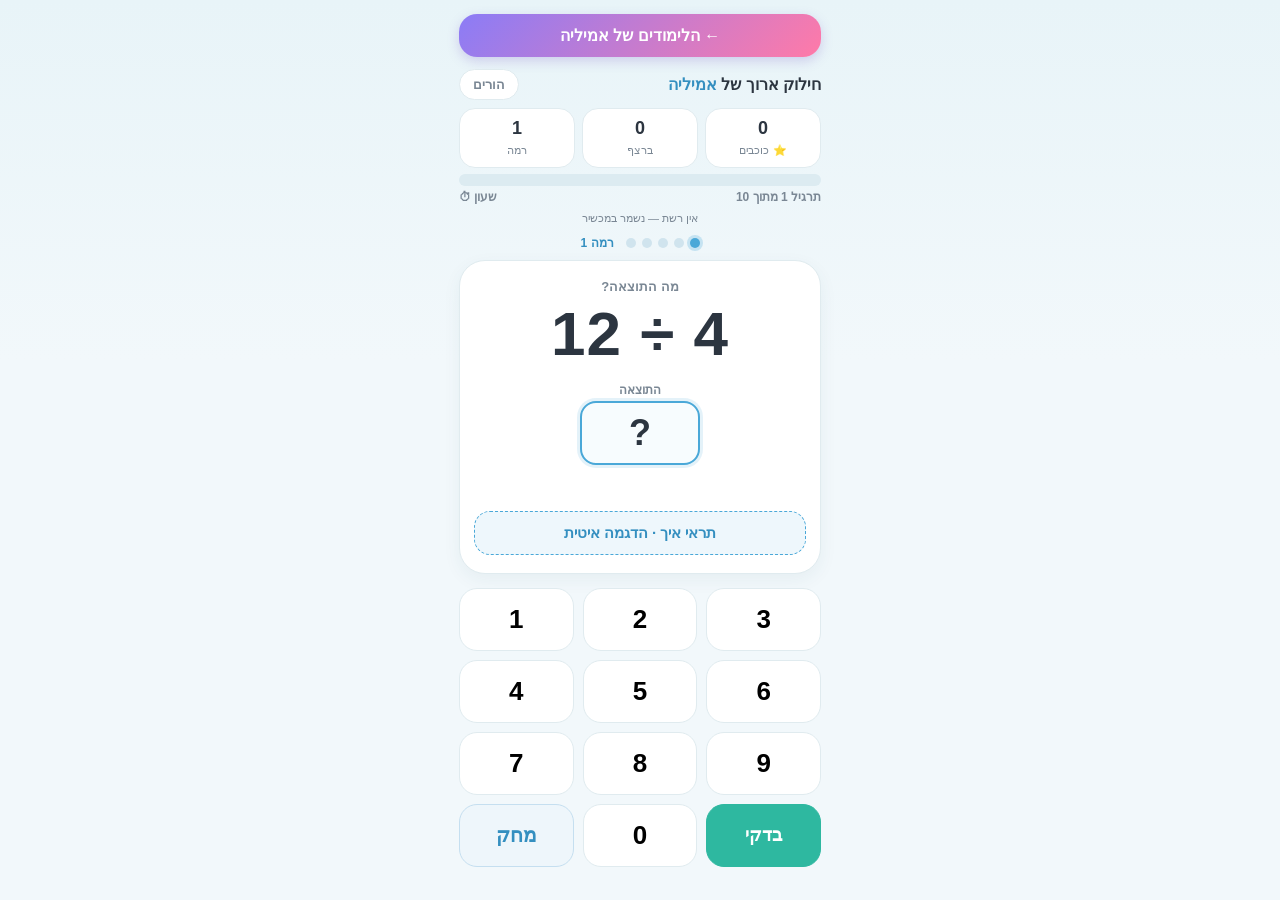
<file: hiluk/index.html>
<!DOCTYPE html>
<html lang="he" dir="rtl"><head>
<meta charset="utf-8">
<meta name="viewport" content="width=device-width, initial-scale=1, maximum-scale=1">
<title>חילוק ארוך של אמיליה</title>
<style>
  :root{
    --bg:#f2f8fb; --card:#ffffff; --ink:#2c3540; --muted:#7a8794;
    --teal:#2eb8a0; --teal-d:#1f9a85; --sky:#4aa8d8; --sky-d:#348fc0;
    --sun:#ffc75a; --bad:#ef5f6b; --line:#e0ebef;
    --mint:#2fbf9b;
  }
  *{box-sizing:border-box; -webkit-tap-highlight-color:transparent}
  html,body{margin:0;padding:0;height:100%}
  body{
    background:linear-gradient(180deg,#e8f4f8 0%,var(--bg) 40%);
    color:var(--ink);
    font-family:-apple-system,BlinkMacSystemFont,"Segoe UI",Rubik,Arial,sans-serif;
    display:flex; flex-direction:column; min-height:100%;
  }
  .wrap{flex:1; display:flex; flex-direction:column; max-width:390px; margin:0 auto; width:100%; padding:14px 14px 20px}
  .top{display:flex; align-items:center; justify-content:space-between; gap:8px; margin-bottom:6px}
  .hello{font-size:16px; font-weight:700; line-height:1.35}
  .hello span{color:var(--sky-d)}
  .ghost{
    background:#fff; border:1px solid var(--line); color:var(--muted);
    border-radius:999px; padding:7px 13px; font-size:13px; font-weight:600; cursor:pointer;
    flex-shrink:0;
  }
  .stats{display:flex; gap:7px; margin:8px 0 4px}
  .chip{
    flex:1; background:var(--card); border:1px solid var(--line); border-radius:16px;
    padding:9px 4px; text-align:center;
  }
  .chip b{display:block; font-size:18px; line-height:1.2}
  .chip small{color:var(--muted); font-size:11px}
  .sync{text-align:center; color:var(--muted); font-size:11px; min-height:16px; margin:0 0 8px; font-weight:500}
  .level-bar{
    display:flex; align-items:center; justify-content:center; gap:6px;
    margin-bottom:10px; font-size:12px; font-weight:700; color:var(--sky-d);
  }
  .level-bar .dot{
    width:10px; height:10px; border-radius:50%; background:#d0e4ee;
  }
  .level-bar .dot.on{background:var(--teal)}
  .level-bar .dot.cur{background:var(--sky); box-shadow:0 0 0 3px rgba(74,168,216,.25)}
  .qcard{
    background:var(--card); border:1px solid var(--line); border-radius:26px;
    padding:18px 14px; text-align:center; box-shadow:0 6px 18px rgba(40,80,100,.06);
  }
  .qlabel{font-size:13px; color:var(--muted); font-weight:600; margin-bottom:4px}
  .q{font-size:clamp(34px,12vw,52px); font-weight:800; letter-spacing:1px; direction:ltr}
  .fields{display:flex; gap:10px; justify-content:center; margin-top:14px; flex-wrap:wrap}
  .field{display:flex; flex-direction:column; align-items:center; gap:4px}
  .field label{font-size:12px; font-weight:700; color:var(--muted)}
  .ans{
    width:110px; height:56px; border-radius:16px;
    border:2px dashed var(--line); display:flex; align-items:center; justify-content:center;
    font-size:30px; font-weight:800; direction:ltr; background:#f7fcfe;
  }
  .ans.active{border-color:var(--sky); border-style:solid; box-shadow:0 0 0 3px rgba(74,168,216,.15)}
  .ans.filled{border-style:solid; border-color:var(--sky)}
  .ans.ok{border-color:var(--mint); background:#eefaf6; color:var(--mint)}
  .ans.no{border-color:var(--bad); background:#fdeef0; color:var(--bad)}
  .msg{min-height:26px; margin-top:10px; font-size:15px; font-weight:700}
  .msg.ok{color:var(--mint)} .msg.no{color:var(--bad)}
  .msg small{display:block; color:var(--muted); font-weight:600; font-size:13px; margin-top:2px}
  .hint{
    margin-top:10px; font-size:12px; color:var(--muted); direction:ltr;
    font-family:ui-monospace,Menlo,Consolas,monospace; line-height:1.35;
    background:#f0f7fa; border-radius:12px; padding:8px 10px; display:none; text-align:left;
  }
  .hint.show{display:block}
  .pad{display:grid; grid-template-columns:repeat(3,1fr); gap:9px; margin-top:14px; direction:ltr}
  .key{
    background:var(--card); border:1px solid var(--line); border-radius:18px;
    padding:15px 0; font-size:26px; font-weight:700; cursor:pointer; user-select:none;
  }
  .key:active{transform:translateY(1px); background:#eef5f8}
  .key.go{background:var(--teal); border-color:var(--teal); color:#fff; font-size:18px}
  .key.del{background:#eef6fb; border-color:#c5dff0; color:var(--sky-d); font-size:20px}
  .send{
    margin-top:14px; width:100%; padding:14px; border-radius:18px; border:none;
    background:var(--sky); color:#fff; font-size:16px; font-weight:700; cursor:pointer;
  }
  .send:active{background:var(--sky-d)}
  .copy{margin-top:8px; width:100%; padding:11px; border-radius:16px; border:1px solid var(--line); background:#fff; color:var(--muted); font-size:13px; font-weight:600; cursor:pointer}
  .hidden{display:none !important}
  h2{font-size:19px; margin:4px 0 12px}
  h3{font-size:15px; margin:18px 0 8px; color:var(--muted)}
  .panel{background:var(--card); border:1px solid var(--line); border-radius:20px; padding:14px}
  table{width:100%; border-collapse:collapse; font-size:13px}
  th,td{padding:7px 5px; text-align:right; border-bottom:1px solid var(--line)}
  th{color:var(--muted); font-weight:600; font-size:12px}
  .hard{display:flex; flex-wrap:wrap; gap:7px; margin-top:4px}
  .hard span{background:#e8f4fb; color:#1a6a90; border-radius:10px; padding:6px 10px; font-size:13px; font-weight:700; direction:ltr}
  .empty{color:var(--muted); font-size:14px; line-height:1.6; text-align:center; padding:12px 4px}
  .danger{margin-top:16px; width:100%; padding:12px; border-radius:16px; border:1px solid #c5dff0; background:#fff; color:var(--bad); font-weight:700; font-size:14px; cursor:pointer}
  .pin{width:100%; padding:14px; font-size:22px; text-align:center; letter-spacing:8px; border-radius:16px; border:1px solid var(--line); direction:ltr}
  .note{color:var(--muted); font-size:12px; margin-top:8px; text-align:center}

  .demo-btn{
    margin-top:10px; width:100%; padding:12px; border-radius:16px;
    border:1px dashed var(--sky); background:#eef7fc; color:var(--sky-d);
    font-size:15px; font-weight:700; cursor:pointer;
  }
  .demo-btn:active{background:#e0f0f8}
  .demo-overlay{
    position:fixed; inset:0; background:rgba(30,45,55,.45);
    display:flex; align-items:flex-end; justify-content:center;
    z-index:50; padding:12px;
  }
  .demo-sheet{
    background:#fff; border-radius:22px 22px 18px 18px;
    width:100%; max-width:390px; max-height:92vh; overflow:auto;
    padding:16px 14px 18px; box-shadow:0 -8px 30px rgba(0,0,0,.15);
  }
  .demo-head{display:flex; align-items:center; justify-content:space-between; gap:8px; margin-bottom:8px}
  .demo-head h2{margin:0; font-size:18px}
  .demo-narr{
    min-height:44px; font-size:15px; font-weight:700; line-height:1.45;
    color:var(--ink); background:#f0f7fa; border-radius:14px; padding:10px 12px; margin-bottom:10px;
  }
  .demo-board{
    direction:ltr; text-align:left;
    font-family:ui-monospace,Menlo,Consolas,"Courier New",monospace;
    font-size:20px; line-height:1.35; font-weight:700;
    background:#f7fcfe; border:1px solid var(--line); border-radius:16px;
    padding:14px 12px; min-height:160px; white-space:pre; overflow-x:auto;
    color:var(--ink);
  }
  .demo-board .hl{background:#ffe08a; border-radius:4px; padding:0 1px}
  .demo-board .dim{color:#b0bcc6}
  .demo-controls{display:flex; gap:8px; margin-top:12px}
  .demo-controls button{
    flex:1; padding:12px; border-radius:14px; border:1px solid var(--line);
    background:#fff; font-size:14px; font-weight:700; cursor:pointer; color:var(--ink);
  }
  .demo-controls .primary{background:var(--teal); border-color:var(--teal); color:#fff}
  .demo-controls .ghostish{color:var(--muted)}
  .demo-note{margin-top:8px; font-size:12px; color:var(--muted); text-align:center; font-weight:600}
  /* ---- ADHD-friendly additions ---- */
  .q{font-size:clamp(42px,15vw,62px)}
  .ans{width:120px; height:64px; font-size:36px}
  .progress{height:12px; background:#dcebf1; border-radius:999px; overflow:hidden; margin:6px 0 4px}
  .progress i{display:block; height:100%; width:0; background:linear-gradient(90deg,var(--teal),var(--sky)); border-radius:999px; transition:width .4s}
  .ptext{display:flex; justify-content:space-between; font-size:12px; color:var(--muted); font-weight:700; margin-bottom:8px}
  .ptext .tmr{direction:ltr; cursor:pointer}
  .review-tag{display:inline-block; background:#fff4d6; color:#9a6a00; border-radius:999px; padding:2px 10px; font-size:12px; font-weight:700; margin-bottom:4px}
  .tries{font-size:12px; color:var(--muted); margin-top:4px; font-weight:600}
  .msg.tip{color:var(--sky-d)}
  .msg.adult{color:#9a6a00}
  .demo-btn.pulse{animation:pulse 1s ease-in-out 3; border-style:solid}
  @keyframes pulse{0%,100%{box-shadow:0 0 0 0 rgba(74,168,216,.0)}50%{box-shadow:0 0 0 6px rgba(74,168,216,.35)}}
  .celebrate{position:fixed; left:50%; top:38%; transform:translate(-50%,-50%); font-size:64px; pointer-events:none; z-index:60; animation:pop .8s ease-out forwards}
  @keyframes pop{0%{opacity:0; transform:translate(-50%,-50%) scale(.4)}40%{opacity:1; transform:translate(-50%,-60%) scale(1.15)}100%{opacity:0; transform:translate(-50%,-90%) scale(1)}}
  .overlay{position:fixed; inset:0; background:rgba(30,45,55,.45); display:flex; align-items:center; justify-content:center; z-index:55; padding:16px}
  .sheet{background:#fff; border-radius:22px; width:100%; max-width:360px; padding:20px 16px; text-align:center}
  .sheet .big{font-size:48px; margin:6px 0}
  .sheet p{font-size:15px; line-height:1.6; margin:6px 0}
  .sheet .row{display:flex; gap:8px; margin-top:12px}
  .sheet .row button{flex:1; padding:13px; border-radius:14px; border:1px solid var(--line); background:#fff; font-size:15px; font-weight:700; cursor:pointer}
  .sheet .row .primary{background:var(--teal); border-color:var(--teal); color:#fff}
  .sum-stars{font-size:30px; letter-spacing:2px}
  .asklist{background:#fff8e6; border-radius:12px; padding:8px 10px; margin-top:8px; font-size:14px; text-align:right}
  .asklist b{direction:ltr; display:inline-block}
  ul.tips{margin:4px 0; padding-right:18px; font-size:14px; line-height:1.6}


a.limudim-back{display:block;text-align:center;text-decoration:none;font-weight:800;font-size:16px;color:#fff;background:linear-gradient(135deg,#8b7cf6,#ff7aa8);border-radius:18px;padding:12px 14px;margin:0 0 12px;box-shadow:0 4px 12px rgba(120,90,200,.25)}
</style>
</head>
<body>
<div class="wrap">

  <div id="practice">
  <a class="limudim-back" href="../">← הלימודים של אמיליה</a>

    <div class="top">
      <div class="hello">חילוק ארוך של <span>אמיליה</span></div>
      <button class="ghost" id="btnParent">הורים</button>
    </div>

    <div class="stats">
      <div class="chip"><b id="sStars">0</b><small>⭐ כוכבים</small></div>
      <div class="chip"><b id="sStreak">0</b><small>ברצף</small></div>
      <div class="chip"><b id="sLevel">1</b><small>רמה</small></div>
    </div>
    <div class="progress" aria-hidden="true"><i id="progFill"></i></div>
    <div class="ptext"><span id="progText">תרגיל 1 מתוך 10</span><span class="tmr" id="tmr" title="שעון רגוע — לחצי להסתיר/להציג">⏱ שעון</span></div>
    <div class="sync" id="syncStatus"></div>
    <div class="level-bar" id="levelBar" aria-hidden="true"></div>

    <div class="qcard">
      <div id="reviewTag" class="review-tag hidden">חזרה על תרגיל מפעם קודמת</div>
      <div class="qlabel" id="qLabel">מה התוצאה?</div>
      <div class="q" id="qText">— ÷ —</div>
      <div class="fields">
        <div class="field">
          <label>התוצאה</label>
          <div class="ans active" id="ansQ">?</div>
        </div>
        <div class="field hidden" id="remField">
          <label>שארית</label>
          <div class="ans" id="ansR">?</div>
        </div>
      </div>
      <div class="tries" id="tries"></div>
      <div class="msg" id="msg"></div>
      <div class="hint" id="hint"></div>
      <button class="demo-btn" id="btnDemo" type="button">תראי איך · הדגמה איטית</button>
    </div>

    <div class="pad" id="pad"></div>
  </div>

  <div id="summary" class="hidden">
    <div class="top"><div class="hello">סיימת סיבוב! 🎉</div></div>
    <div class="panel" id="summaryBody"></div>
    <button class="send" id="btnAgain" style="background:var(--teal)">עוד סיבוב</button>
    <button class="send" id="btnReport">שלחי דוח לאמא</button>
    <button class="copy" id="btnCopy">העתיקי את הדוח</button>
  </div>

  <div id="breakOverlay" class="overlay hidden" role="dialog" aria-modal="true">
    <div class="sheet">
      <div class="big">🤸‍♀️</div>
      <p><b>חצי סיבוב! רוצה הפסקת תנועה קטנה?</b></p>
      <p id="breakText">קפיצות במקום, מתיחה לתקרה, או 10 סיבובי ידיים.</p>
      <div class="row">
        <button class="primary" id="btnBreakGo" type="button">הפסקה של 45 שניות</button>
        <button id="btnBreakSkip" type="button">דלגי, ממשיכות</button>
      </div>
    </div>
  </div>

  <div id="pinScreen" class="hidden">
    <div class="top">
      <div class="hello">מסך הורים</div>
      <button class="ghost" id="btnPinBack">חזרה</button>
    </div>
    <div class="panel">
      <h2>הקלידו קוד</h2>
      <input class="pin" id="pinInput" type="tel" inputmode="numeric" maxlength="4" placeholder="••••" style="">
      <div class="note" id="pinNote">ארבע ספרות</div>
    </div>
  </div>

  <div id="parent" class="hidden">
    <div class="top">
      <div class="hello">ההתקדמות של אמיליה</div>
      <button class="ghost" id="btnBack">חזרה לתרגול</button>
    </div>
    <div id="parentBody"></div>
    <button class="danger" id="btnReset">איפוס כל הנתונים</button>
  </div>

  <div id="demoOverlay" class="demo-overlay hidden" role="dialog" aria-modal="true" aria-labelledby="demoTitle">
    <div class="demo-sheet">
      <div class="demo-head">
        <h2 id="demoTitle">איך עושים חילוק ארוך</h2>
        <button class="ghost" id="btnDemoClose" type="button">סגרי</button>
      </div>
      <div class="demo-narr" id="demoNarr">…</div>
      <div class="demo-board" id="demoBoard" aria-live="polite"></div>
      <div class="demo-controls">
        <button type="button" class="ghostish" id="btnDemoPause">השהי</button>
        <button type="button" class="primary" id="btnDemoNext">הבא לאט</button>
      </div>
      <div class="demo-note">סגנון ישראלי · צעד־צעד · אפשר גם להמתין והוא ממשיך לבד</div>
    </div>
  </div>

</div>
<script>
"use strict";
/* ---------------------------------------------------------------
   חילוק ארוך של אמיליה — localStorage + Supabase (kefel_state).
   Progressive L1–L5, adaptive requeue, quotient (+ remainder).
----------------------------------------------------------------*/

var CLOUD = {
  url: "https://nrxhjzmmmzqjytmdgzjg.supabase.co",
  anonKey: "eyJhbGciOiJIUzI1NiIsInR5cCI6IkpXVCJ9.eyJpc3MiOiJzdXBhYmFzZSIsInJlZiI6Im5yeGhqem1tbXpxanl0bWRnempnIiwicm9sZSI6ImFub24iLCJpYXQiOjE3ODg1NDg3MTAsImV4cCI6MjEwNDEyNDcxMH0.5KYX69e1AyXqtHHRejFarK-r1yoXdmlpav2Oazb2WIs",
  rowId: "emilia-hiluk"
};

var PIN = "2604", IDLE_MS = 3 * 60 * 1000, KEY = "hiluk_amelia_v1";
var MAX_LEVEL = 5;
var mem = null;
var pushTimer = null;
var syncEl = null;

function cloudConfigured(){
  return !!(CLOUD.url && CLOUD.anonKey && CLOUD.url.indexOf("https://") === 0 && CLOUD.anonKey.length > 20);
}

function setSync(text){
  if(!syncEl) syncEl = document.getElementById("syncStatus");
  if(syncEl) syncEl.textContent = text || "";
}

function blank(){
  return { facts:{}, sessions:[], answers:0, level:1, recent:[], recentKeys:[], levelCorrect:0, levelSeen:0 };
}
function load(){
  try{
    var raw = localStorage.getItem(KEY);
    return raw ? JSON.parse(raw) : blank();
  }catch(e){ return mem || (mem = blank()); }
}
function saveLocal(){
  try{ localStorage.setItem(KEY, JSON.stringify(db)); }catch(e){ mem = db; }
}
function save(opts){
  opts = opts || {};
  saveLocal();
  if(opts.immediate){
    if(pushTimer){ clearTimeout(pushTimer); pushTimer = null; }
    cloudPush();
  }else{
    schedulePush();
  }
}
function schedulePush(){
  if(pushTimer) clearTimeout(pushTimer);
  pushTimer = setTimeout(function(){
    pushTimer = null;
    cloudPush();
  }, 800);
}

function cloudHeaders(){
  return {
    "apikey": CLOUD.anonKey,
    "Authorization": "Bearer " + CLOUD.anonKey,
    "Content-Type": "application/json"
  };
}

function cloudPull(){
  if(!cloudConfigured()){
    setSync("");
    return Promise.resolve(false);
  }
  setSync("שומר בענן…");
  var url = CLOUD.url + "/rest/v1/kefel_state?id=eq." + encodeURIComponent(CLOUD.rowId) + "&select=data,updated_at";
  return fetch(url, {
    method: "GET",
    headers: cloudHeaders()
  }).then(function(res){
    if(!res.ok) throw new Error("pull " + res.status);
    return res.json();
  }).then(function(rows){
    function score(d){
      if(!d || typeof d !== "object") return 0;
      var answers = typeof d.answers === "number" ? d.answers : 0;
      var sessions = d.sessions || [];
      var withQ = 0;
      for(var i = 0; i < sessions.length; i++){
        if(sessions[i] && sessions[i].q > 0) withQ++;
      }
      return answers * 1000 + withQ;
    }
    var cloudData = null;
    if(rows && rows.length && rows[0] && rows[0].data){
      var data = rows[0].data;
      if(typeof data === "string"){
        try{ data = JSON.parse(data); }catch(e){ data = null; }
      }
      if(data && typeof data === "object") cloudData = data;
    }
    var localScore = score(db);
    var cloudScore = score(cloudData);
    if(cloudScore > localScore){
      db = cloudData;
      normalizeDb();
      saveLocal();
      setSync("מסונכרן");
      return true;
    } else if(localScore > 0 && localScore >= cloudScore){
      return cloudPush();
    } else {
      setSync("מסונכרן");
      return false;
    }
  }).catch(function(){
    setSync("אין רשת — נשמר במכשיר");
    return false;
  });
}

function cloudPush(){
  if(!cloudConfigured()) return Promise.resolve(false);
  setSync("שומר בענן…");
  var url = CLOUD.url + "/rest/v1/kefel_state?on_conflict=id";
  var body = {
    id: CLOUD.rowId,
    data: db,
    updated_at: new Date().toISOString()
  };
  var headers = cloudHeaders();
  headers["Prefer"] = "resolution=merge-duplicates,return=minimal";
  return fetch(url, {
    method: "POST",
    headers: headers,
    body: JSON.stringify(body)
  }).then(function(res){
    if(!res.ok) throw new Error("push " + res.status);
    setSync("מסונכרן");
    return true;
  }).catch(function(){
    setSync("אין רשת — נשמר במכשיר");
    return false;
  });
}

var SESSION_SIZE = 10, BREAK_AT = 5, MAX_TRIES = 3, DAY = 24 * 60 * 60 * 1000;
var LOG_MAX = 600;

function normalizeDb(){
  if(!db || typeof db !== "object") db = blank();
  if(!db.facts) db.facts = {};
  if(!db.sessions) db.sessions = [];
  if(typeof db.answers !== "number") db.answers = 0;
  if(typeof db.level !== "number" || db.level < 1) db.level = 1;
  if(db.level > MAX_LEVEL) db.level = MAX_LEVEL;
  if(!Array.isArray(db.recent)) db.recent = [];
  if(!Array.isArray(db.recentKeys)) db.recentKeys = [];
  if(typeof db.levelCorrect !== "number") db.levelCorrect = 0;
  if(typeof db.levelSeen !== "number") db.levelSeen = 0;
  /* v2 (ADHD-friendly) additions — added without touching older data */
  if(!Array.isArray(db.log)) db.log = [];          /* per-problem records */
  if(!db.due || typeof db.due !== "object") db.due = {}; /* spaced review: key -> {at, step} */
  if(typeof db.stars !== "number") db.stars = 0;
  if(!db.settings || typeof db.settings !== "object") db.settings = { timer: false };
  if(!db.v || db.v < 2){
    /* migrate: seed spaced review from old mistakes (due now) so they come back */
    for(var k in db.facts){
      var f = db.facts[k];
      if(f && f.wrong > 0 && f.streak < 2 && !db.due[k]) db.due[k] = { at: Date.now(), step: 1 };
    }
    db.v = 2;
  }
}

var db = load();
normalizeDb();

function fkey(div, dvs){ return div + "/" + dvs; }
function fact(div, dvs){
  var k = fkey(div, dvs);
  if(!db.facts[k]) db.facts[k] = { seen:0, correct:0, wrong:0, streak:0, lastWrongAt:-9999, level:0 };
  return db.facts[k];
}
function parseKey(k){
  var p = k.split("/");
  return [parseInt(p[0],10), parseInt(p[1],10)];
}
function probFromKey(k){
  var parts = parseKey(k);
  if(!parts[0] || !parts[1]) return null;
  var rr = parts[0] % parts[1];
  return { div: parts[0], dvs: parts[1], q: Math.floor(parts[0] / parts[1]), r: rr,
           exact: rr === 0, hasRem: rr > 0, level: estimateLevel(parts[0], parts[1], rr), key: k };
}

/* ---------------- sessions ---------------- */
var session = null;
function dueReviewKeys(now){
  var arr = [];
  for(var k in db.due){
    var d = db.due[k];
    if(d && d.at <= now) arr.push({ k: k, at: d.at });
  }
  arr.sort(function(a, b){ return a.at - b.at; });
  var out = [];
  for(var i = 0; i < arr.length && out.length < 3; i++){
    var p = probFromKey(arr[i].k);
    if(p && p.level <= db.level) out.push(arr[i].k);
  }
  return out;
}
function newSession(){
  var now = Date.now();
  /* New session: avoid the recent problem series so Emilia does not see the same run again */
  var avoid = (db.recentKeys || []).slice(-40);
  session = {
    v: 2, size: SESSION_SIZE,
    start: now, last: now, ms: 0, q: 0, correct: 0, best: 0, level: db.level,
    seenKeys: [], avoidKeys: avoid,
    reviewQueue: dueReviewKeys(now),
    stars: 0, firstTry: 0, selfFix: 0, askAdult: [], breakState: "", done: false
  };
  db.sessions.push(session);
  if(db.sessions.length > 300) db.sessions = db.sessions.slice(-300);
  save();
  return session;
}
function currentSession(){
  if(session && !session.done && db.sessions.indexOf(session) >= 0) return session;
  var last = db.sessions[db.sessions.length-1];
  var now = Date.now();
  if(last && last.v === 2 && !last.done && (now - last.last) < IDLE_MS){ session = last; return session; }
  return newSession();
}
function touchSession(){
  var now = Date.now(), s = currentSession();
  var dt = now - s.last;
  if(dt > 0 && dt < 60000) s.ms += dt;
  s.last = now;
}

/* ---------------- problem generation ---------------- */
function randInt(a, b){ return a + Math.floor(Math.random() * (b - a + 1)); }

function makeProblem(level){
  var div, dvs, q, r, exact;
  level = Math.max(1, Math.min(MAX_LEVEL, level|0));

  if(level === 1){
    /* 2-digit ÷ 1-digit, exact, divisor 2-9, sensible quotient */
    dvs = randInt(2, 9);
    q = randInt(2, Math.min(12, Math.floor(99 / dvs)));
    if(q < 2) q = 2;
    div = dvs * q;
    if(div < 10){ div = dvs * randInt(5, 9); q = div / dvs; }
    if(div > 99){ q = Math.floor(99 / dvs); div = dvs * q; }
    r = 0; exact = true;
  } else if(level === 2){
    /* 2-digit ÷ 1-digit WITH remainder */
    dvs = randInt(2, 9);
    q = randInt(2, Math.min(11, Math.floor(98 / dvs)));
    r = randInt(1, dvs - 1);
    div = dvs * q + r;
    if(div < 10){ q = randInt(3, 8); r = randInt(1, dvs - 1); div = dvs * q + r; }
    if(div > 99){ q = Math.floor((99 - (dvs - 1)) / dvs); r = randInt(1, dvs - 1); div = dvs * q + r; }
    exact = false;
  } else if(level === 3){
    /* 3-digit ÷ 1-digit, exact */
    dvs = randInt(2, 9);
    q = randInt(12, Math.min(99, Math.floor(999 / dvs)));
    div = dvs * q;
    if(div < 100){ q = randInt(25, 80); div = dvs * q; }
    if(div > 999){ q = Math.floor(999 / dvs); div = dvs * q; }
    r = 0; exact = true;
  } else if(level === 4){
    /* 3-digit ÷ 1-digit with remainder */
    dvs = randInt(2, 9);
    q = randInt(12, Math.min(98, Math.floor(998 / dvs)));
    r = randInt(1, dvs - 1);
    div = dvs * q + r;
    if(div < 100){ q = randInt(20, 70); r = randInt(1, dvs - 1); div = dvs * q + r; }
    if(div > 999){ q = Math.floor((999 - (dvs - 1)) / dvs); r = randInt(1, dvs - 1); div = dvs * q + r; }
    exact = false;
  } else {
    /* L5: 3-digit ÷ 2-digit (11–19), exact or remainder */
    dvs = randInt(11, 19);
    exact = Math.random() < 0.45;
    if(exact){
      q = randInt(6, Math.min(45, Math.floor(999 / dvs)));
      div = dvs * q;
      if(div < 100){ q = randInt(8, 20); div = dvs * q; }
      r = 0;
    } else {
      q = randInt(5, Math.min(40, Math.floor(980 / dvs)));
      r = randInt(1, dvs - 1);
      div = dvs * q + r;
      if(div < 100){ q = randInt(8, 18); r = randInt(1, dvs - 1); div = dvs * q + r; }
      if(div > 999){ q = Math.floor((999 - (dvs - 1)) / dvs); r = randInt(1, dvs - 1); div = dvs * q + r; }
    }
  }

  return {
    div: div,
    dvs: dvs,
    q: q,
    r: r,
    exact: exact,
    hasRem: r > 0,
    level: level,
    key: fkey(div, dvs)
  };
}

function weightOf(prob){
  var f = fact(prob.div, prob.dvs);
  if(f.seen === 0) return 3;
  var wrongRate = f.wrong / f.seen;
  var w = 1 + 6 * wrongRate;
  if(db.answers - f.lastWrongAt <= 12) w += 5;
  if(f.streak >= 3) w = Math.max(0.35, w * 0.35);
  return w;
}

function pickLevelForNext(){
  var L = db.level;
  /* ~25% chance of easier review when above L1 */
  if(L > 1 && Math.random() < 0.28){
    return randInt(1, L - 1);
  }
  return L;
}

function maybeUnlock(){
  if(db.level >= MAX_LEVEL) return;
  var recent = db.recent || [];
  var windowN = Math.min(12, recent.length);
  if(windowN < 8) return;
  var slice = recent.slice(-windowN);
  var ok = 0;
  for(var i = 0; i < slice.length; i++) if(slice[i]) ok++;
  var acc = ok / slice.length;
  if(db.levelCorrect >= 8 && acc >= 0.8){
    db.level++;
    db.levelCorrect = 0;
    db.levelSeen = 0;
    db.recent = [];
  }
}

var cur = null, prevKey = "";
var typedQ = "", typedR = "", focusField = "q"; /* q | r */
var locked = false;
var streakNow = 0;

function nextQuestion(){
  var s = currentSession();
  if(!s.seenKeys) s.seenKeys = [];
  if(!s.avoidKeys) s.avoidKeys = (db.recentKeys || []).slice(-40);
  var seenSet = {};
  for(var si = 0; si < s.seenKeys.length; si++) seenSet[s.seenKeys[si]] = true;
  var avoidSet = {};
  for(var ai = 0; ai < s.avoidKeys.length; ai++) avoidSet[s.avoidKeys[ai]] = true;

  var reviewPick = null;
  while(s.reviewQueue && s.reviewQueue.length && !reviewPick){
    var rk = s.reviewQueue.shift();
    if(seenSet[rk] || rk === prevKey) continue;
    reviewPick = probFromKey(rk);
    if(reviewPick) reviewPick.review = true;
  }

  var targetLevel = pickLevelForNext();
  var poolFresh = [], totalFresh = 0;
  var poolAny = [], totalAny = 0;
  var preferFresh = s.q < 12;

  function consider(p, baseW){
    if(!p || !p.key) return;
    if(p.key === prevKey) return;
    if(seenSet[p.key]) return;
    var w = baseW;
    var inAvoid = !!avoidSet[p.key];
    if(preferFresh && inAvoid) w *= 0.08;
    else if(inAvoid) w *= 0.35;
    poolAny.push({ p: p, w: w });
    totalAny += w;
    if(!inAvoid){
      poolFresh.push({ p: p, w: w });
      totalFresh += w;
    }
  }

  for(var n = 0; n < 28; n++){
    var p0 = makeProblem(targetLevel);
    consider(p0, weightOf(p0));
  }

  if(s.q >= 4){
    for(var k in db.facts){
      var f = db.facts[k];
      if(!f || f.wrong < 1) continue;
      if(db.answers - f.lastWrongAt > 30 && f.streak >= 2) continue;
      var parts = parseKey(k);
      if(!parts[0] || !parts[1]) continue;
      var qq = Math.floor(parts[0] / parts[1]);
      var rr = parts[0] % parts[1];
      var lvlGuess = estimateLevel(parts[0], parts[1], rr);
      if(lvlGuess > db.level) continue;
      var wp = {
        div: parts[0], dvs: parts[1], q: qq, r: rr,
        exact: rr === 0, hasRem: rr > 0, level: lvlGuess, key: k
      };
      consider(wp, weightOf(wp) + 4);
    }
  }

  function draw(pool, total){
    if(!pool.length) return null;
    var r = Math.random() * total, acc = 0;
    var pick0 = pool[pool.length - 1].p;
    for(var i = 0; i < pool.length; i++){
      acc += pool[i].w;
      if(r <= acc){ pick0 = pool[i].p; break; }
    }
    return pick0;
  }

  var pick = reviewPick;
  if(!pick && preferFresh && poolFresh.length) pick = draw(poolFresh, totalFresh);
  if(!pick) pick = draw(poolAny, totalAny);
  if(!pick){
    for(var t = 0; t < 40; t++){
      var cand = makeProblem(targetLevel);
      if(cand.key !== prevKey && !seenSet[cand.key]){ pick = cand; break; }
    }
    if(!pick) pick = makeProblem(targetLevel);
  }


  cur = pick;
  prevKey = cur.key;
  if(s.seenKeys.indexOf(cur.key) < 0) s.seenKeys.push(cur.key);
  if(!db.recentKeys) db.recentKeys = [];
  db.recentKeys.push(cur.key);
  if(db.recentKeys.length > 80) db.recentKeys = db.recentKeys.slice(-80);
  typedQ = ""; typedR = "";
  focusField = "q";
  locked = false;
  var now0 = Date.now();
  cur.tries = 0; cur.answers = []; cur.t0 = now0; cur.lastInput = now0; cur.stops = 0;
  render();
}

function estimateLevel(div, dvs, rem){
  if(dvs >= 11) return 5;
  if(div >= 100) return rem > 0 ? 4 : 3;
  return rem > 0 ? 2 : 1;
}
/* ---------------- practice UI ---------------- */
var qText = document.getElementById("qText");
var qLabel = document.getElementById("qLabel");
var ansQ = document.getElementById("ansQ");
var ansR = document.getElementById("ansR");
var remField = document.getElementById("remField");
var msg = document.getElementById("msg");
var hint = document.getElementById("hint");
var triesEl = document.getElementById("tries");

function renderLevelBar(){
  var el = document.getElementById("levelBar");
  var html = "";
  for(var i = 1; i <= MAX_LEVEL; i++){
    var cls = "dot";
    if(i < db.level) cls += " on";
    if(i === db.level) cls += " cur";
    html += '<span class="' + cls + '" title="רמה ' + i + '"></span>';
  }
  html += '<span style="margin-right:6px">רמה ' + db.level + '</span>';
  el.innerHTML = html;
  document.getElementById("sLevel").textContent = String(db.level);
}

function renderTop(){
  var s = currentSession();
  var n = Math.min(s.q + (cur && s.q < s.size ? 1 : 0), s.size);
  document.getElementById("progFill").style.width = Math.round(100 * s.q / s.size) + "%";
  document.getElementById("progText").textContent = "תרגיל " + Math.max(1, n) + " מתוך " + s.size;
  document.getElementById("sStars").textContent = s.stars || 0;
  document.getElementById("sStreak").textContent = streakNow;
  renderLevelBar();
  renderTimer();
}

function renderTries(){
  if(!cur){ triesEl.textContent = ""; return; }
  var left = MAX_TRIES - cur.tries;
  triesEl.textContent = cur.tries > 0 ? ("נשארו " + left + " ניסיונות") : "";
}

function render(){
  if(!cur) return;
  qText.textContent = cur.div + " ÷ " + cur.dvs;
  document.getElementById("reviewTag").classList.toggle("hidden", !cur.review);
  if(cur.hasRem){
    qLabel.textContent = "מה התוצאה ומה השארית?";
    remField.classList.remove("hidden");
  } else {
    qLabel.textContent = "מה התוצאה?";
    remField.classList.add("hidden");
  }
  renderFocusOnly();
  msg.textContent = ""; msg.className = "msg";
  hint.className = "hint"; hint.textContent = "";
  document.getElementById("btnDemo").classList.remove("pulse");
  renderTries();
  renderTop();
}

ansQ.addEventListener("click", function(){ if(!locked){ focusField = "q"; renderFocusOnly(); } });
ansR.addEventListener("click", function(){ if(!locked && cur && cur.hasRem){ focusField = "r"; renderFocusOnly(); } });

function renderFocusOnly(){
  ansQ.className = "ans" + (focusField === "q" ? " active" : "") + (typedQ ? " filled" : "");
  ansR.className = "ans" + (focusField === "r" ? " active" : "") + (typedR ? " filled" : "");
  ansQ.textContent = typedQ === "" ? "?" : typedQ;
  ansR.textContent = typedR === "" ? "?" : typedR;
}

var PRAISE = ["מדויק!","נכון מאוד!","כל הכבוד!","יפה!","בדיוק!","אלופה!","וואו!"];
var SELF_PRAISE = ["תיקנת בעצמך! ⭐","יופי של תיקון!","לא ויתרת — כל הכבוד!"];

/* Graded hint — never reveals the answer */
function firstChunk(div, dvs){
  var s = String(div), w = 0;
  for(var i = 0; i < s.length; i++){
    w = w * 10 + (s.charCodeAt(i) - 48);
    if(w >= dvs) return w;
  }
  return div;
}
function showGradedHint(triesSoFar){
  if(triesSoFar === 1){
    var w = firstChunk(cur.div, cur.dvs);
    msg.className = "msg tip";
    msg.innerHTML = "לא בדיוק — נסי שוב 💪<small>רמז: כמה פעמים " + cur.dvs + " נכנס ב־" + w + "? התחילי משם.</small>";
  } else {
    msg.className = "msg tip";
    msg.innerHTML = "עוד ניסיון אחד 🙂<small>לחצי על «תראי איך» וצפי בדרך צעד־צעד, ואז נסי שוב.</small>";
    document.getElementById("btnDemo").classList.add("pulse");
  }
}

function celebrate(sym){
  var el = document.createElement("div");
  el.className = "celebrate";
  el.textContent = sym || "⭐";
  document.body.appendChild(el);
  setTimeout(function(){ if(el.parentNode) el.parentNode.removeChild(el); }, 850);
}

/* calm timer: elapsed only, optional */
function fmtClock(ms){
  var t = Math.floor(ms / 1000), m = Math.floor(t / 60), s = t % 60;
  return m + ":" + (s < 10 ? "0" : "") + s;
}
function renderTimer(){
  var el = document.getElementById("tmr");
  if(!db.settings.timer){ el.textContent = "⏱ שעון"; return; }
  var s = session;
  if(!s){ el.textContent = "⏱ 0:00"; return; }
  var live = s.ms + Math.min(60000, Math.max(0, Date.now() - s.last));
  el.textContent = "⏱ " + fmtClock(live);
}
document.getElementById("tmr").addEventListener("click", function(){
  db.settings.timer = !db.settings.timer; save(); renderTimer();
});
setInterval(function(){ if(db.settings.timer) renderTimer(); }, 1000);

/* ---------- Slow Israeli long-division demo ---------- */
var demoTimer = null;
var demoIdx = 0;
var demoPaused = false;
var demoSteps = [];
var DEMO_STEP_MS = 2400;

function demoEsc(s){
  return String(s).replace(/&/g,"&amp;").replace(/</g,"&lt;").replace(/>/g,"&gt;");
}

function buildIsraeliDemo(div, dvs){
  /* Israeli elementary: quotient ABOVE the bar, "dvs ) dividend". Not Russian. */
  div = Math.abs(div|0); dvs = Math.abs(dvs|0);
  if(dvs < 2) dvs = 4;
  if(div < 10) div = 84;
  var q = Math.floor(div / dvs);
  var rem = div % dvs;
  var divStr = String(div);
  var dvsStr = String(dvs);
  var n = divStr.length;
  var left = dvsStr + " ) ";
  var leftW = left.length;
  var steps = [];

  function spaces(k){ var t = ""; while(k-- > 0) t += " "; return t; }
  function pad(s, w){ s = String(s); return spaces(Math.max(0, w - s.length)) + s; }

  /* Grid of characters for dividend row and working rows */
  var qCells = [];
  for(var i = 0; i < n; i++) qCells.push(" ");
  var curWorking = "";
  var body = []; /* extra lines under dividend */

  function boardText(){
    var qLine = spaces(leftW) + qCells.join("");
    var bar = spaces(leftW) + Array(n + 1).join("─");
    var top = left + divStr;
    return [qLine, bar, top].concat(body).join("\n");
  }
  function snap(narr, hl){
    var text = boardText();
    var esc = demoEsc(text);
    if(hl){
      var h = demoEsc(String(hl));
      if(h && esc.indexOf(h) >= 0) esc = esc.replace(h, '<span class="hl">' + h + "</span>");
    }
    steps.push({ narr: narr, html: esc });
  }

  snap("ככה כותבים במחברת בישראל: המחלק משמאל, המחולק מימין, והתוצאה למעלה.", dvsStr + " )");

  var idx = 0;
  var workingNum = 0;
  var started = false;
  while(idx < n){
    workingNum = workingNum * 10 + (divStr.charCodeAt(idx) - 48);
    var col = idx; /* column of last digit taken */
    idx++;

    if(!started && workingNum < dvs && idx < n){
      snap("לוקחות ספרה־ספרה. " + workingNum + " קטן מ־" + dvs + ", אז מורידות עוד ספרה.", String(workingNum));
      continue;
    }
    started = true;

    var dig = Math.floor(workingNum / dvs);
    var prod = dig * dvs;
    var after = workingNum - prod;

    qCells[col] = String(dig);
    snap("כמה פעמים נכנס " + dvs + " ב־" + workingNum + "? → " + dig + ". כותבות " + dig + " למעלה.", String(dig));

    body.push(spaces(leftW) + pad(String(prod), col + 1));
    snap(dig + " × " + dvs + " = " + prod + ". כותבות מתחת למספר שעבדנו עליו.", String(prod));

    body.push(spaces(leftW) + pad(Array(String(prod).length + 1).join("─"), col + 1));
    snap("מחסירות: " + workingNum + " − " + prod + " = " + after + ".", String(after));

    body.push(spaces(leftW) + pad(String(after), col + 1));
    workingNum = after;

    if(idx < n){
      var nd = divStr.charAt(idx);
      /* show bring-down visually by appending digit beside remainder on last body line */
      var bring = String(after) + nd;
      body[body.length - 1] = spaces(leftW) + pad(bring, col + 2);
      workingNum = after * 10 + (nd.charCodeAt(0) - 48);
      idx++;
      snap("מורידות את הספרה " + nd + " ליד השארית → " + workingNum + ".", nd);
      /* continue loop will add next digit again — we already consumed it */
      /* so process this workingNum now without re-reading */
      if(workingNum < dvs && idx < n){
        /* need another digit — rare for our simple demos */
        continue;
      }
      dig = Math.floor(workingNum / dvs);
      prod = dig * dvs;
      after = workingNum - prod;
      col = idx - 1;
      qCells[col] = String(dig);
      snap("כמה פעמים נכנס " + dvs + " ב־" + workingNum + "? → " + dig + ".", String(dig));
      body.push(spaces(leftW) + pad(String(prod), col + 1));
      snap(dig + " × " + dvs + " = " + prod + ".", String(prod));
      body.push(spaces(leftW) + pad(Array(String(prod).length + 1).join("─"), col + 1));
      snap("מחסירות: " + workingNum + " − " + prod + " = " + after + ".", String(after));
      body.push(spaces(leftW) + pad(String(after), col + 1));
      workingNum = after;
      /* if more digits remain, loop; else done */
    }
  }

  var qStr = qCells.join("").replace(/ /g, "") || String(q);
  if(rem === 0){
    snap("נשאר 0. אין שארית. התוצאה: " + q + ". יפה!", qStr);
  } else {
    snap("נשארה שארית " + rem + ". התוצאה: " + q + " שארית " + rem + ".", String(rem));
  }
  return { steps: steps, title: div + " ÷ " + dvs + " = " + q + (rem ? (" שארית " + rem) : "") };
}

function pickDemoProblem(){
  /* Never demo the current problem itself (that would reveal the answer) — use a similar one */
  if(cur && cur.dvs >= 2 && cur.dvs <= 9){
    for(var t = 0; t < 30; t++){
      var qq = randInt(11, Math.floor(99 / cur.dvs));
      var d = cur.dvs * qq;
      if(d >= 20 && d <= 99 && d !== cur.div && qq >= 10 && String(d).charAt(0) >= String(cur.dvs)) return { div: d, dvs: cur.dvs };
    }
    for(var t2 = 0; t2 < 30; t2++){
      var q2 = randInt(2, Math.floor(99 / cur.dvs));
      var d2 = cur.dvs * q2;
      if(d2 >= 20 && d2 !== cur.div) return { div: d2, dvs: cur.dvs };
    }
  }
  return (cur && cur.div === 84 && cur.dvs === 4) ? { div: 96, dvs: 3 } : { div: 84, dvs: 4 };
}

function demoRenderStep(){
  if(!demoSteps.length) return;
  if(demoIdx < 0) demoIdx = 0;
  if(demoIdx >= demoSteps.length) demoIdx = demoSteps.length - 1;
  var s = demoSteps[demoIdx];
  document.getElementById("demoNarr").textContent = s.narr;
  document.getElementById("demoBoard").innerHTML = s.html;
  var nextBtn = document.getElementById("btnDemoNext");
  nextBtn.textContent = (demoIdx >= demoSteps.length - 1) ? "מההתחלה" : (demoPaused ? "המשך לאט" : "הבא לאט");
}

function demoClearTimer(){
  if(demoTimer){ clearTimeout(demoTimer); demoTimer = null; }
}

function demoSchedule(){
  demoClearTimer();
  if(demoPaused) return;
  if(demoIdx >= demoSteps.length - 1) return;
  demoTimer = setTimeout(function(){
    demoTimer = null;
    demoIdx++;
    demoRenderStep();
    demoSchedule();
  }, DEMO_STEP_MS);
}

function openDemo(){
  var p = pickDemoProblem();
  var built = buildIsraeliDemo(p.div, p.dvs);
  demoSteps = built.steps;
  demoIdx = 0;
  demoPaused = false;
  document.getElementById("demoTitle").textContent = "איך עושים";
  document.getElementById("btnDemoPause").textContent = "השהי";
  document.getElementById("demoOverlay").classList.remove("hidden");
  var note = document.querySelector(".demo-note");
  if(note) note.textContent = built.title + " · סגנון ישראלי · לאט לאט";
  demoRenderStep();
  demoSchedule();
}

function closeDemo(){
  demoClearTimer();
  document.getElementById("demoOverlay").classList.add("hidden");
}

document.getElementById("btnDemo").addEventListener("click", function(e){
  e.stopPropagation();
  openDemo();
});
document.getElementById("btnDemoClose").addEventListener("click", function(e){
  e.stopPropagation();
  closeDemo();
});
document.getElementById("demoOverlay").addEventListener("click", function(e){
  if(e.target === this) closeDemo();
});
document.getElementById("btnDemoPause").addEventListener("click", function(e){
  e.stopPropagation();
  demoPaused = !demoPaused;
  this.textContent = demoPaused ? "המשך" : "השהי";
  if(demoPaused) demoClearTimer();
  else demoSchedule();
  demoRenderStep();
});
document.getElementById("btnDemoNext").addEventListener("click", function(e){
  e.stopPropagation();
  if(demoIdx >= demoSteps.length - 1){
    demoIdx = 0;
    demoPaused = false;
    document.getElementById("btnDemoPause").textContent = "השהי";
    demoRenderStep();
    demoSchedule();
    return;
  }
  demoPaused = true;
  document.getElementById("btnDemoPause").textContent = "המשך";
  demoClearTimer();
  demoIdx++;
  demoRenderStep();
});

function scheduleReview(key, outcome, wasReview){
  var now = Date.now(), d = db.due[key];
  if(outcome !== "first"){
    db.due[key] = { at: now + DAY, step: 1 };        /* back after 1 day */
  } else if(d && wasReview){
    if(d.step === 1) db.due[key] = { at: now + 3 * DAY, step: 2 }; /* then after 3 days */
    else delete db.due[key];                          /* learned */
  }
}

function finishProblem(outcome){
  var s = currentSession();
  var f = fact(cur.div, cur.dvs);
  f.level = cur.level;
  f.seen++; s.q++;
  db.levelSeen++;
  var firstOk = outcome === "first";
  db.recent.push(firstOk ? 1 : 0);
  if(db.recent.length > 40) db.recent = db.recent.slice(-40);
  if(firstOk){
    f.correct++; f.streak++;
    s.correct++; s.firstTry++; streakNow++;
    if(streakNow > s.best) s.best = streakNow;
    if(cur.level === db.level) db.levelCorrect++;
  } else {
    f.wrong++; f.streak = 0; f.lastWrongAt = db.answers;
    streakNow = 0;
    if(outcome === "self"){ f.correct++; s.selfFix++; }
  }
  if(outcome !== "adult"){ s.stars = (s.stars || 0) + 1; db.stars++; }
  else s.askAdult.push(cur.key);
  scheduleReview(cur.key, outcome, !!cur.review);
  var now = Date.now();
  db.log.push({
    t: now, s: s.start, key: cur.key, div: cur.div, dvs: cur.dvs, level: cur.level,
    review: !!cur.review, answers: cur.answers.slice(), tries: cur.tries,
    ms: now - cur.t0, stops: cur.stops, outcome: outcome
  });
  if(db.log.length > LOG_MAX) db.log = db.log.slice(-LOG_MAX);
  var before = db.level;
  maybeUnlock();
  return db.level > before;
}

function afterProblem(){
  var s = currentSession();
  if(s.q >= s.size){
    s.done = true; s.endedAt = Date.now();
    save({ immediate: true });
    showSummary(s);
    return;
  }
  if(s.q === BREAK_AT && !s.breakState){ offerBreak(); return; }
  nextQuestion();
}

function submit(){
  if(locked || !cur) return;
  if(typedQ === "") return;
  if(cur.hasRem && typedR === ""){
    focusField = "r";
    renderFocusOnly();
    msg.className = "msg";
    msg.textContent = "עכשיו כתבי את השארית";
    return;
  }

  var gQ = parseInt(typedQ, 10);
  var gR = cur.hasRem ? parseInt(typedR, 10) : 0;
  if(isNaN(gQ) || (cur.hasRem && isNaN(gR))) return;

  var s = currentSession();
  touchSession();
  db.answers++;
  cur.tries++;
  cur.answers.push(cur.hasRem ? (gQ + " ש׳ " + gR) : String(gQ));

  var ok = (gQ === cur.q) && ((!cur.hasRem && gR === 0) || (cur.hasRem && gR === cur.r));

  if(ok){
    var outcome = cur.tries === 1 ? "first" : "self";
    var up = finishProblem(outcome);
    ansQ.className = "ans ok";
    if(cur.hasRem) ansR.className = "ans ok";
    msg.className = "msg ok";
    var praise = outcome === "first"
      ? PRAISE[Math.floor(Math.random() * PRAISE.length)]
      : SELF_PRAISE[Math.floor(Math.random() * SELF_PRAISE.length)];
    msg.textContent = up ? (praise + " עלית לרמה " + db.level + "!") : praise;
    celebrate(up ? "🏆" : "⭐");
    save({ immediate: true });
    locked = true;
    renderTries(); triesEl.textContent = "";
    renderTop();
    setTimeout(function(){ locked = false; afterProblem(); }, 900);
    return;
  }

  ansQ.className = "ans no";
  if(cur.hasRem) ansR.className = "ans no";

  if(cur.tries < MAX_TRIES){
    showGradedHint(cur.tries);
    save();
    locked = true;
    renderTries();
    setTimeout(function(){
      typedQ = ""; typedR = ""; focusField = "q"; locked = false;
      renderFocusOnly();
    }, 700);
    return;
  }

  /* 3rd wrong: no answer shown — ask a grown-up, move on */
  finishProblem("adult");
  save({ immediate: true });
  locked = true;
  triesEl.textContent = "";
  msg.className = "msg adult";
  msg.innerHTML = "בקשי ממבוגר או מהמורה שיסבירו את התרגיל הזה 🙏" +
    "<small>שמרתי אותו בצד. הקישי כדי להמשיך לתרגיל הבא</small>";
  renderTop();
  var cont = function(){
    document.removeEventListener("click", cont);
    document.removeEventListener("keydown", contKey);
    locked = false; afterProblem();
  };
  var contKey = function(e){ if(e.key === "Enter" || e.key === " ") cont(); };
  setTimeout(function(){
    document.addEventListener("click", cont);
    document.addEventListener("keydown", contKey);
  }, 250);
}

function noteInput(){
  if(!cur) return;
  var now = Date.now();
  if(now - cur.lastInput > 45000) cur.stops++;   /* a long pause = "stop" for the parents' attention line */
  cur.lastInput = now;
}

function typeDigit(d){
  if(locked) return;
  noteInput();
  if(focusField === "q"){
    if(typedQ.length < 3) typedQ += d;
  } else {
    if(typedR.length < 2) typedR += d;
  }
  renderFocusOnly();
}
function doDelete(){
  if(locked) return;
  noteInput();
  if(focusField === "q") typedQ = typedQ.slice(0, -1);
  else typedR = typedR.slice(0, -1);
  renderFocusOnly();
}

var pad = document.getElementById("pad");
["1","2","3","4","5","6","7","8","9","מחק","0","בדקי"].forEach(function(lab){
  var b = document.createElement("button");
  b.className = "key" + (lab === "בדקי" ? " go" : "") + (lab === "מחק" ? " del" : "");
  b.textContent = lab;
  b.addEventListener("click", function(){
    if(locked) return;
    if(lab === "מחק"){ doDelete(); }
    else if(lab === "בדקי"){ submit(); }
    else { typeDigit(lab); }
  });
  pad.appendChild(b);
});

document.addEventListener("keydown", function(e){
  if(!document.getElementById("practice").classList.contains("hidden") &&
     document.getElementById("breakOverlay").classList.contains("hidden") &&
     document.getElementById("demoOverlay").classList.contains("hidden")){
    if(locked) return;
    if(/^[0-9]$/.test(e.key)){ typeDigit(e.key); }
    else if(e.key === "Backspace"){ doDelete(); }
    else if(e.key === "Enter"){ submit(); }
    else if(e.key === "Tab" && cur && cur.hasRem){
      e.preventDefault();
      focusField = focusField === "q" ? "r" : "q";
      renderFocusOnly();
    }
  }
});

/* ---------------- movement break ---------------- */
var breakTimer = null;
var BREAK_IDEAS = ["קפיצות במקום, מתיחה לתקרה, או 10 סיבובי ידיים.","10 קפיצות פיסוק ואז נשימה עמוקה.","עמדי על רגל אחת, ואז על השנייה.","לכי להביא כוס מים ותחזרי."];
function offerBreak(){
  var s = currentSession();
  document.getElementById("breakText").textContent = BREAK_IDEAS[Math.floor(Math.random() * BREAK_IDEAS.length)];
  document.getElementById("btnBreakGo").disabled = false;
  document.getElementById("btnBreakGo").textContent = "הפסקה של 45 שניות";
  document.getElementById("btnBreakSkip").textContent = "דלגי, ממשיכות";
  document.getElementById("breakOverlay").classList.remove("hidden");
  s.breakState = "offered";
}
function endBreak(state){
  if(breakTimer){ clearInterval(breakTimer); breakTimer = null; }
  var s = currentSession();
  s.breakState = state;
  s.last = Date.now();       /* break time is not counted as practice time */
  document.getElementById("breakOverlay").classList.add("hidden");
  save();
  nextQuestion();
}
document.getElementById("btnBreakSkip").addEventListener("click", function(e){
  e.stopPropagation();
  var s = currentSession();
  endBreak(s.breakState === "taking" ? "taken" : "skipped");
});
document.getElementById("btnBreakGo").addEventListener("click", function(e){
  e.stopPropagation();
  var s = currentSession(), left = 45, btn = this;
  s.breakState = "taking";
  btn.disabled = true;
  document.getElementById("btnBreakSkip").textContent = "סיימתי, ממשיכות";
  btn.textContent = "זזות! 🕺";
  breakTimer = setInterval(function(){
    left--;
    if(left <= 0){ endBreak("taken"); celebrate("💪"); }
  }, 1000);
});

/* ---------------- end-of-round summary ---------------- */
function showSummary(s){
  var h = '<div class="sum-stars">' + (s.stars ? Array(Math.min(s.stars, 10) + 1).join("⭐") : "🌱") + '</div>';
  h += '<p style="font-size:16px;font-weight:700">' + (s.stars || 0) + ' כוכבים בסיבוב הזה!</p>';
  h += '<table>';
  h += '<tr><th>נכון בניסיון הראשון</th><td>' + s.firstTry + ' מתוך ' + s.q + '</td></tr>';
  h += '<tr><th>תיקנת בעצמך</th><td>' + s.selfFix + '</td></tr>';
  h += '<tr><th>זמן</th><td>' + fmtDur(s.ms) + '</td></tr>';
  h += '</table>';
  if(s.askAdult && s.askAdult.length){
    h += '<div class="asklist">כדאי לבקש ממבוגר או מהמורה להסביר:<br>';
    h += s.askAdult.map(function(k){ var p = parseKey(k); return '<b>' + p[0] + ' ÷ ' + p[1] + '</b>'; }).join(" · ");
    h += '</div>';
  } else {
    h += '<p>סיימת את כל התרגילים בעצמך! 👏</p>';
  }
  document.getElementById("summaryBody").innerHTML = h;
  celebrate("🎉");
  go("summary", "push");
}
document.getElementById("btnAgain").addEventListener("click", function(){
  newSession();
  streakNow = 0;
  go("practice", "replace");
  nextQuestion();
});

/* ---------------- helpers ---------------- */
function pad2(n){ return (n < 10 ? "0" : "") + n; }
function fmtDate(ts){
  var d = new Date(ts);
  return pad2(d.getDate()) + "/" + pad2(d.getMonth() + 1) + "/" + d.getFullYear();
}
function fmtTime(ts){
  var d = new Date(ts);
  return pad2(d.getHours()) + ":" + pad2(d.getMinutes());
}
function fmtDur(ms){
  var m = Math.round(ms / 60000);
  if(m < 1) return "פחות מדקה";
  if(m < 60) return m + " דק׳";
  return Math.floor(m / 60) + " שע׳ " + (m % 60) + " דק׳";
}
function hardest(n){
  var arr = [];
  for(var k in db.facts){
    var f = db.facts[k];
    if(f.wrong > 0) arr.push({ k: k, wrong: f.wrong, seen: f.seen, correct: f.correct });
  }
  arr.sort(function(x, y){
    if(y.wrong !== x.wrong) return y.wrong - x.wrong;
    return (x.correct / x.seen) - (y.correct / y.seen);
  });
  return arr.slice(0, n);
}

/* ---------------- WhatsApp report ---------------- */
function reportText(){
  var s = session || db.sessions[db.sessions.length - 1];
  if(!s) return null;
  if(!s.q) return null;
  var lines = [];
  lines.push("דוח תרגול חילוק ארוך — אמיליה");
  lines.push(fmtDate(s.start) + " בשעה " + fmtTime(s.start));
  lines.push("רמה נוכחית: " + db.level);
  lines.push("זמן תרגול: " + fmtDur(s.ms));
  lines.push("תרגילים: " + s.q);
  lines.push("נכון בניסיון ראשון: " + s.correct + " (" + Math.round(100 * s.correct / s.q) + "%)");
  if(s.v === 2){
    lines.push("תיקון עצמי: " + (s.selfFix || 0) + " · כוכבים: " + (s.stars || 0));
    lines.push("הפסקת תנועה: " + (s.breakState === "taken" ? "לקחה" : (s.breakState === "skipped" ? "דילגה" : "—")));
    if(s.askAdult && s.askAdult.length){
      lines.push("");
      lines.push("ביקשה עזרה של מבוגר ב:");
      s.askAdult.forEach(function(k){ var p = parseKey(k); lines.push("• " + p[0] + "÷" + p[1]); });
    }
  }
  lines.push("הרצף הטוב ביותר: " + s.best);
  var hard = hardest(5);
  if(hard.length){
    lines.push("");
    lines.push("התרגילים הקשים:");
    hard.forEach(function(h){
      var p = parseKey(h.k);
      lines.push("• " + p[0] + "÷" + p[1] + " — " + h.wrong + " טעויות");
    });
  } else {
    lines.push("");
    lines.push("בלי טעויות בכלל 🎉");
  }
  return lines.join("\n");
}
document.getElementById("btnReport").addEventListener("click", function(){
  var t = reportText();
  if(!t){
    window.alert("קודם כמה תרגילים, ואז נשלח דוח");
    return;
  }
  window.open("https://wa.me/?text=" + encodeURIComponent(t), "_blank");
});
document.getElementById("btnCopy").addEventListener("click", function(){
  var t = reportText();
  if(!t){
    window.alert("קודם כמה תרגילים, ואז נשלח דוח");
    return;
  }
  var done = function(){ msg.className = "msg ok"; msg.textContent = "הדוח הועתק — אפשר להדביק בוואטסאפ"; };
  if(navigator.clipboard && navigator.clipboard.writeText){
    navigator.clipboard.writeText(t).then(done, function(){ window.prompt("העתיקי את הדוח:", t); });
  } else { window.prompt("העתיקי את הדוח:", t); }
});

/* ---------------- parent view ---------------- */
var scr = {
  practice: document.getElementById("practice"),
  pin: document.getElementById("pinScreen"),
  parent: document.getElementById("parent"),
  summary: document.getElementById("summary")
};
/* Screen changes push a hash so the phone back button goes one step,
   not straight to the hub. #parent never opens without the PIN.
   Leaving the parents area clears parentOk, so forward also asks again. */
var parentOk = false;
function hashOf(name){
  if(name === "summary") return "#summary";
  if(name === "pin") return "#pin";
  if(name === "parent") return "#parent";
  return "";
}
function parseHash(){
  var h = (location.hash || "").replace(/^#/, "");
  if(h === "summary") return "summary";
  if(h === "pin") return "pin";
  if(h === "parent") return parentOk ? "parent" : "pin";
  return "practice";
}
function show(name){
  if(!scr[name]) name = "practice";
  for(var k in scr) scr[k].classList.add("hidden");
  scr[name].classList.remove("hidden");
  window.scrollTo(0, 0);
}
function applyScreen(name){
  if(name === "parent"){
    if(!parentOk){ applyScreen("pin"); return; }
    show("parent");
    return;
  }
  parentOk = false;
  if(name === "pin"){
    document.getElementById("pinInput").value = "";
    document.getElementById("pinNote").textContent = "ארבע ספרות";
    show("pin");
    setTimeout(function(){ document.getElementById("pinInput").focus(); }, 60);
    return;
  }
  if(name === "summary"){
    var body = document.getElementById("summaryBody");
    if(!body || !body.innerHTML){ applyScreen("practice"); return; }
    show("summary");
    return;
  }
  show("practice");
  if(cur) render();
}
function go(name, how){
  if(name === "parent" && !parentOk) name = "pin";
  var url = location.pathname + location.search + hashOf(name);
  var state = { hiluk: 1, screen: name };
  if(how === "replace"){
    if(history.replaceState) history.replaceState(state, "", url);
  } else if(how !== "silent"){
    var now = (location.pathname + location.search + (location.hash || "")).replace(/#$/, "");
    var want = url.replace(/#$/, "");
    if(now !== want && history.pushState) history.pushState(state, "", url);
  }
  applyScreen(name);
}
function goUp(){
  if((location.hash || "") && history.state && history.state.hiluk){
    history.back();
    return;
  }
  go("practice", "replace");
}
window.addEventListener("popstate", function(){
  var raw = (location.hash || "").replace(/^#/, "");
  var name = parseHash();
  if(raw === "parent" && !parentOk){
    if(history.replaceState) history.replaceState({ hiluk: 1, screen: "pin" }, "", location.pathname + location.search + "#pin");
    name = "pin";
  }
  applyScreen(name);
});
document.getElementById("btnParent").addEventListener("click", function(){ go("pin", "push"); });
document.getElementById("btnPinBack").addEventListener("click", function(){ goUp(); });
document.getElementById("pinInput").addEventListener("input", function(e){
  var v = e.target.value.replace(/\D/g, "").slice(0, 4);
  e.target.value = v;
  if(v.length === 4){
    if(v === PIN){
      parentOk = true;
      cloudPull().then(function(){
        if((location.hash || "").replace(/^#/, "") !== "pin") return;
        parentOk = true;
        buildParent();
        go("parent", "replace");
        save({ immediate: true });
      });
    } else {
      document.getElementById("pinNote").textContent = "קוד לא נכון";
      e.target.value = "";
    }
  }
});
document.getElementById("btnBack").addEventListener("click", function(){ goUp(); });
document.getElementById("btnReset").addEventListener("click", function(){
  if(window.confirm("לאפס את כל נתוני החילוק של אמיליה? אין דרך לשחזר.")){
    db = blank();
    normalizeDb();
    session = null;
    streakNow = 0;
    save({ immediate: true });
    buildParent();
  }
});

function levelName(n){
  var names = {
    1: "דו־ספרתי ÷ חד־ספרתי (בלי שארית)",
    2: "דו־ספרתי ÷ חד־ספרתי (עם שארית)",
    3: "תלת־ספרתי ÷ חד־ספרתי (בלי שארית)",
    4: "תלת־ספרתי ÷ חד־ספרתי (עם שארית)",
    5: "תלת־ספרתי ÷ דו־ספרתי (11–19)"
  };
  return names[n] || ("רמה " + n);
}

function buildParent(){
  var host = document.getElementById("parentBody");
  var real = db.sessions.filter(function(s){ return s.q > 0; });
  var syncNote = cloudConfigured()
    ? '<div class="note">סנכרון ענן: פעיל · מזהה ' + CLOUD.rowId + '</div>'
    : '<div class="note">סנכרון ענן: לא מוגדר</div>';

  if(!real.length){
    host.innerHTML = '<div class="panel"><div class="empty">עדיין אין נתונים משותפים בענן.<br>אחרי שאמיליה תתרגל חילוק, יופיעו כאן הישיבות והתרגילים הקשים.</div>' + syncNote + '</div>';
    return;
  }
  var tq = 0, tc = 0, tms = 0;
  real.forEach(function(s){ tq += s.q; tc += s.correct; tms += s.ms; });

  var h = '<div class="panel">';
  h += '<h2>סך הכול</h2><table>';
  h += '<tr><th>רמה נוכחית</th><td>' + db.level + ' — ' + levelName(db.level) + '</td></tr>';
  h += '<tr><th>ישיבות תרגול</th><td>' + real.length + '</td></tr>';
  h += '<tr><th>תרגילים</th><td>' + tq + '</td></tr>';
  h += '<tr><th>אחוז הצלחה</th><td>' + Math.round(100 * tc / tq) + '%</td></tr>';
  h += '<tr><th>זמן תרגול מצטבר</th><td>' + fmtDur(tms) + '</td></tr>';
  h += '</table>' + syncNote + '</div>';

  h += '<h3>ישיבות תרגול</h3><div class="panel"><table>';
  h += '<tr><th>תאריך</th><th>שעה</th><th>זמן</th><th>תרגילים</th><th>הצלחה</th></tr>';
  real.slice().reverse().slice(0, 25).forEach(function(s){
    h += '<tr><td>' + fmtDate(s.start) + '</td><td>' + fmtTime(s.start) + '</td><td>' + fmtDur(s.ms) +
         '</td><td>' + s.correct + '/' + s.q + '</td><td>' + Math.round(100 * s.correct / s.q) + '%</td></tr>';
  });
  h += '</table></div>';

  var hard = hardest(8);
  h += '<h3>התרגילים הקשים ביותר</h3><div class="panel">';
  if(hard.length){
    h += '<div class="hard">';
    hard.forEach(function(x){
      var p = parseKey(x.k);
      h += '<span>' + p[0] + '÷' + p[1] + ' · ' + x.wrong + ' טעויות</span>';
    });
    h += '</div>';
  } else {
    h += '<div class="empty">אין תרגילים עם טעויות — הכול נכון עד כה.</div>';
  }
  h += '</div>';

  h += buildParentExtras();
  host.innerHTML = h;
}
function isSameDay(a, b){
  var x = new Date(a), y = new Date(b);
  return x.getFullYear() === y.getFullYear() && x.getMonth() === y.getMonth() && x.getDate() === y.getDate();
}
function insights(){
  var log = db.log || [], now = Date.now();
  var byLevel = {};
  log.forEach(function(e){
    var L = e.level || 1;
    if(!byLevel[L]) byLevel[L] = { n: 0, first: 0, self: 0, adult: 0, tries: 0, ms: 0 };
    var b = byLevel[L];
    b.n++; b.tries += e.tries || 1; b.ms += e.ms || 0;
    if(e.outcome === "first") b.first++;
    else if(e.outcome === "self") b.self++;
    else b.adult++;
  });
  var ranking = Object.keys(byLevel).map(function(L){
    var b = byLevel[L];
    return { level: +L, n: b.n, rate: b.first / b.n, adult: b.adult, self: b.self, avgTries: b.tries / b.n, avgMs: b.ms / b.n };
  });
  ranking.sort(function(a, b){ return (a.rate - b.rate) || (b.avgTries - a.avgTries); });

  var today = log.filter(function(e){ return isSameDay(e.t, now); });
  var lastDayLog = today;
  if(!today.length && log.length){
    var lastT = log[log.length - 1].t;
    lastDayLog = log.filter(function(e){ return isSameDay(e.t, lastT); });
  }
  var att = null;
  if(lastDayLog.length){
    var tms = 0, stops = 0, adult = 0, first = 0, self = 0;
    lastDayLog.forEach(function(e){ tms += Math.min(e.ms || 0, 5 * 60000); stops += e.stops || 0;
      if(e.outcome === "adult") adult++; else if(e.outcome === "first") first++; else self++; });
    var daySessions = db.sessions.filter(function(s){ return s.v === 2 && isSameDay(s.start, lastDayLog[0].t) && s.q > 0; });
    var breaks = daySessions.filter(function(s){ return s.breakState === "taken"; }).length;
    var done = daySessions.filter(function(s){ return s.done; }).length;
    var half1 = lastDayLog.slice(0, Math.ceil(lastDayLog.length / 2)), half2 = lastDayLog.slice(Math.ceil(lastDayLog.length / 2));
    function avg(a){ var t = 0; a.forEach(function(e){ t += Math.min(e.ms || 0, 5 * 60000); }); return a.length ? t / a.length : 0; }
    att = { day: lastDayLog[0].t, isToday: !!today.length, n: lastDayLog.length, avgMs: tms / lastDayLog.length,
            stops: stops, breaks: breaks, rounds: daySessions.length, done: done, adult: adult, first: first, self: self,
            slowing: half2.length >= 3 && avg(half2) > avg(half1) * 1.5 };
  }

  /* 3 problems to review together: recent "ask an adult" first, then hardest */
  var pick = [], seen = {};
  for(var i = log.length - 1; i >= 0 && pick.length < 3; i--){
    var e = log[i];
    if(e.outcome === "adult" && !seen[e.key]){ seen[e.key] = 1; pick.push({ key: e.key, why: "ביקשה עזרה" }); }
  }
  hardest(10).forEach(function(hh){
    if(pick.length < 3 && !seen[hh.k]){ seen[hh.k] = 1; pick.push({ key: hh.k, why: hh.wrong + " טעויות" }); }
  });
  return { ranking: ranking, att: att, review: pick };
}

function suggestions(ins){
  var out = [];
  var a = ins.att;
  if(ins.ranking.length){
    var hardL = ins.ranking[0];
    if(hardL.rate < 0.7) out.push("לשבת יחד 5 דקות על " + levelName(hardL.level) + " — לעשות 2 תרגילים בקול, צעד־צעד, עם «תראי איך».");
  }
  if(ins.review.length) out.push("לעבור יחד על 3 התרגילים שלמטה לפני הסיבוב הבא.");
  if(a){
    if(a.slowing) out.push("הקצב ירד בחצי השני — מחר לנסות סיבוב אחד בשעה מוקדמת יותר, או לקחת את הפסקת התנועה.");
    if(a.stops >= 3) out.push("היו כמה עצירות ארוכות — כדאי לתרגל בחדר שקט, בלי טלפון/טלוויזיה ליד.");
    if(a.breaks === 0 && a.rounds > 0) out.push("לעודד אותה לקחת את הפסקת התנועה באמצע — זה עוזר לחזור מרוכזת.");
    if(a.adult === 0 && a.first >= a.n * 0.8) out.push("הלך מצוין — אפשר להוסיף עוד סיבוב מחר ולשבח את ההתמדה.");
  }
  if(!out.length) out.push("סיבוב אחד של 10 תרגילים מחר, ולשבח מאמץ ותיקון עצמי — לא רק תשובות נכונות.");
  return out.slice(0, 4);
}

function wentWell(ins){
  var out = [];
  ins.ranking.slice().reverse().forEach(function(r){
    if(r.n >= 3 && r.rate >= 0.8 && out.length < 2) out.push(levelName(r.level) + " — " + Math.round(100 * r.rate) + "% בניסיון הראשון");
  });
  var a = ins.att;
  if(a && a.self) out.push("תיקנה את עצמה " + a.self + " פעמים — התמדה יפה!");
  if(a && a.done) out.push("סיימה " + a.done + " סיבובים מלאים");
  if(db.stars) out.push("סך הכול " + db.stars + " כוכבים");
  return out;
}

function buildParentExtras(){
  var ins = insights();
  var h = "";
  if(ins.att){
    var a = ins.att;
    h += '<h3>קשב ' + (a.isToday ? "היום" : ("ב־" + fmtDate(a.day))) + '</h3><div class="panel"><div style="font-size:14px;line-height:1.7">';
    h += 'זמן ממוצע לתרגיל: <b>' + Math.round(a.avgMs / 1000) + ' שניות</b> · עצירות ארוכות: <b>' + a.stops + '</b> · ';
    h += 'סיבובים: <b>' + a.done + '/' + a.rounds + '</b> הושלמו · הפסקות תנועה: <b>' + a.breaks + '</b>';
    if(a.slowing) h += '<br>הקצב ירד בחצי השני של התרגול.';
    h += '</div></div>';
  }
  if(ins.ranking.length){
    h += '<h3>לפי סוג תרגיל — מהקשה לקל</h3><div class="panel"><table>';
    h += '<tr><th>סוג</th><th>תרגילים</th><th>בניסיון ראשון</th><th>עזרה</th></tr>';
    ins.ranking.forEach(function(r){
      h += '<tr><td>' + levelName(r.level) + '</td><td>' + r.n + '</td><td>' + Math.round(100 * r.rate) + '%</td><td>' + r.adult + '</td></tr>';
    });
    h += '</table></div>';
  }
  var ww = wentWell(ins);
  if(ww.length){
    h += '<h3>מה הלך טוב</h3><div class="panel"><ul class="tips">' + ww.map(function(x){ return "<li>" + x + "</li>"; }).join("") + '</ul></div>';
  }
  h += '<h3>3 תרגילים לעבור עליהם יחד</h3><div class="panel">';
  if(ins.review.length){
    h += '<div class="hard">' + ins.review.map(function(x){ var p = parseKey(x.key); return '<span>' + p[0] + '÷' + p[1] + ' · ' + x.why + '</span>'; }).join("") + '</div>';
  } else h += '<div class="empty">אין כרגע תרגילים שדורשים עזרה.</div>';
  h += '</div>';
  h += '<h3>הצעות למחר</h3><div class="panel"><ul class="tips">' + suggestions(ins).map(function(x){ return "<li>" + x + "</li>"; }).join("") + '</ul></div>';
  var lastLog = (db.log || []).slice(-10).reverse();
  if(lastLog.length){
    h += '<h3>תרגילים אחרונים</h3><div class="panel"><table><tr><th>תרגיל</th><th>תשובות</th><th>זמן</th><th>תוצאה</th></tr>';
    lastLog.forEach(function(e){
      var o = e.outcome === "first" ? "✓ מיד" : (e.outcome === "self" ? "✓ תיקון" : "עזרה");
      h += '<tr><td style="direction:ltr;text-align:right">' + e.div + '÷' + e.dvs + '</td><td>' + (e.answers || []).join(", ") + '</td><td>' + Math.round((e.ms || 0) / 1000) + 'ש׳</td><td>' + o + '</td></tr>';
    });
    h += '</table></div>';
  }
  return h;
}


/* ---------------- go ---------------- */
syncEl = document.getElementById("syncStatus");
try{
  var boot = parseHash();
  if((location.hash || "").replace(/^#/, "") === "parent" && !parentOk) boot = "pin";
  if(boot !== "practice"){
    if(!(history.state && history.state.hiluk)){
      if(history.replaceState) history.replaceState({ hiluk: 1, screen: "practice" }, "", location.pathname + location.search);
      if(history.pushState) history.pushState({ hiluk: 1, screen: boot }, "", location.pathname + location.search + hashOf(boot));
    }
    applyScreen(boot);
  } else if(history.replaceState){
    history.replaceState({ hiluk: 1, screen: "practice" }, "", location.pathname + location.search);
  }
}catch(e){}
/* Read-only test hook. Does not write storage keys or cloud rows. */
window.HilukApp = { parseHash: parseHash, go: go, goUp: goUp, hashOf: hashOf, isParentOk: function(){ return parentOk; } };
cloudPull().then(function(){
  normalizeDb();
  currentSession();
  nextQuestion();
});
</script>


</body></html>
</file>
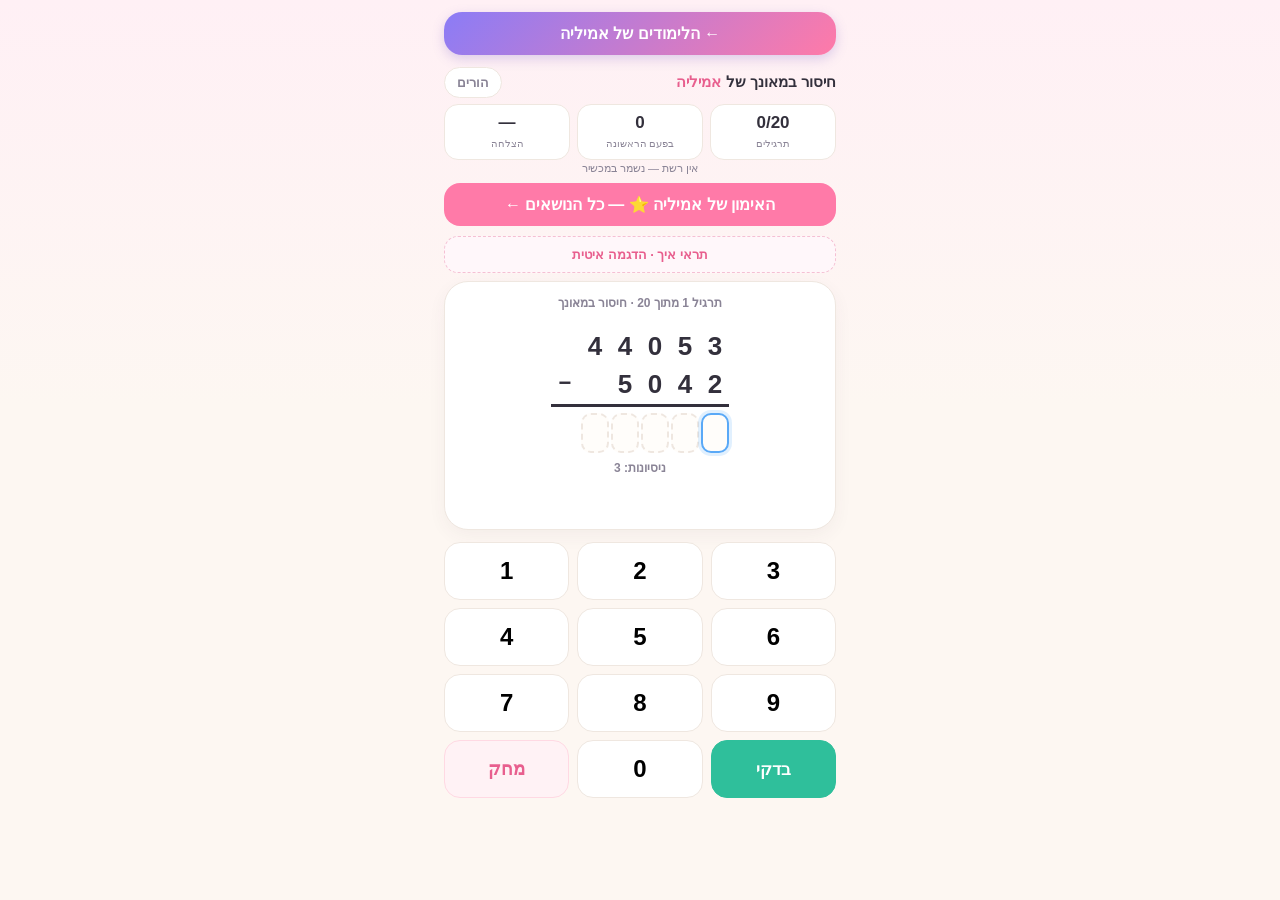
<file: hisur/index.html>
<!DOCTYPE html>
<html lang="he" dir="rtl"><head>
<meta charset="utf-8">
<meta name="viewport" content="width=device-width, initial-scale=1, maximum-scale=1">
<title>חיסור במאונך של אמיליה</title>
<style>
  :root{
    --bg:#fdf7f2; --card:#ffffff; --ink:#33303c; --muted:#8a8496;
    --pink:#ff7aa8; --pink-d:#e85f8e; --mint:#2fbf9b; --sky:#5aa9f7;
    --sun:#ffc75a; --bad:#ef5f6b; --line:#efe7e0; --violet:#8b7cf6;
  }
  *{box-sizing:border-box; -webkit-tap-highlight-color:transparent}
  html,body{margin:0;padding:0;height:100%}
  body{
    background:linear-gradient(180deg,#fff0f5 0%,var(--bg) 45%);
    color:var(--ink);
    font-family:-apple-system,BlinkMacSystemFont,"Segoe UI",Rubik,Arial,sans-serif;
    display:flex; flex-direction:column; min-height:100%;
  }
  .wrap{flex:1; display:flex; flex-direction:column; max-width:420px; margin:0 auto; width:100%; padding:12px 14px 18px}
  .top{display:flex; align-items:center; justify-content:space-between; gap:8px; margin-bottom:4px}
  .hello{font-size:15px; font-weight:700; line-height:1.35}
  .hello span{color:var(--pink-d)}
  .ghost{
    background:#fff; border:1px solid var(--line); color:var(--muted);
    border-radius:999px; padding:7px 12px; font-size:13px; font-weight:600; cursor:pointer;
    flex-shrink:0;
  }
  .stats{display:flex; gap:7px; margin:6px 0 2px}
  .chip{
    flex:1; background:var(--card); border:1px solid var(--line); border-radius:14px;
    padding:8px 4px; text-align:center;
  }
  .chip b{display:block; font-size:17px; line-height:1.2}
  .chip small{color:var(--muted); font-size:10px}
  .sync{text-align:center; color:var(--muted); font-size:11px; min-height:15px; margin:0 0 6px; font-weight:500}
  .demo-btn{
    width:100%; margin:0 0 8px; padding:10px; border-radius:14px;
    border:1px dashed #f5c0d4; background:#fff7fa; color:var(--pink-d);
    font-size:13px; font-weight:700; cursor:pointer;
  }
  .demo-btn:active{background:#ffe8f0}
  .qcard{
    background:var(--card); border:1px solid var(--line); border-radius:24px;
    padding:14px 12px 16px; text-align:center; box-shadow:0 6px 18px rgba(80,60,70,.05);
  }
  .qlabel{font-size:12px; color:var(--muted); font-weight:600; margin-bottom:6px}
  .board{
    direction:ltr; display:inline-block; margin:0 auto; text-align:center;
    font-variant-numeric:tabular-nums; user-select:none;
  }
  .board-row{
    display:flex; align-items:flex-end; justify-content:flex-end; gap:2px;
    min-height:36px;
  }
  .board-row.op{margin-top:2px}
  .op-sign{
    width:28px; font-size:22px; font-weight:800; color:var(--ink);
    display:flex; align-items:center; justify-content:center; padding-bottom:4px;
  }
  .col{
    width:28px; text-align:center; position:relative;
  }
  .col .digit{
    font-size:26px; font-weight:800; line-height:1.2; color:var(--ink);
    min-height:32px; display:flex; align-items:center; justify-content:center;
  }
  .col .mark{
    font-size:10px; font-weight:700; color:var(--violet); min-height:14px;
    line-height:1; opacity:.9;
  }
  .col .mark.strike{text-decoration:line-through; color:var(--muted)}
  .hline{
    border-top:3px solid var(--ink); margin:4px 0 6px; width:100%;
  }
  .ans-row .ans-cell{
    width:28px; height:40px; border-radius:10px;
    border:2px dashed var(--line); background:#fffdfa;
    display:flex; align-items:center; justify-content:center;
    font-size:24px; font-weight:800; color:var(--ink); cursor:pointer;
  }
  .ans-row .ans-cell.active{border-style:solid; border-color:var(--sky); box-shadow:0 0 0 3px rgba(90,169,247,.18)}
  .ans-row .ans-cell.filled{border-style:solid; border-color:var(--sky)}
  .ans-row .ans-cell.ok{border-color:var(--mint); background:#eefaf6; color:var(--mint)}
  .ans-row .ans-cell.no{border-color:var(--bad); background:#fdeef0; color:var(--bad)}
  .ans-row .ans-cell.hint-wrong{border-color:#f0a0a8; background:#fff5f6}
  .msg{min-height:28px; margin-top:10px; font-size:15px; font-weight:700}
  .msg.ok{color:var(--mint)} .msg.no{color:var(--bad)} .msg.info{color:var(--sky-d,#348fc0)}
  .msg small{display:block; color:var(--muted); font-weight:600; font-size:12px; margin-top:2px}
  .pad{display:grid; grid-template-columns:repeat(3,1fr); gap:8px; margin-top:12px; direction:ltr}
  .key{
    background:var(--card); border:1px solid var(--line); border-radius:16px;
    padding:14px 0; font-size:24px; font-weight:700; cursor:pointer; user-select:none;
  }
  .key:active{transform:translateY(1px); background:#f7f2ee}
  .key.go{background:var(--mint); border-color:var(--mint); color:#fff; font-size:17px}
  .key.del{background:#fff2f5; border-color:#ffd9e3; color:var(--pink-d); font-size:18px}
  .send{
    margin-top:12px; width:100%; padding:13px; border-radius:16px; border:none;
    background:var(--pink); color:#fff; font-size:15px; font-weight:700; cursor:pointer;
  }
  .send:active{background:var(--pink-d)}
  .copy{margin-top:7px; width:100%; padding:10px; border-radius:14px; border:1px solid var(--line); background:#fff; color:var(--muted); font-size:13px; font-weight:600; cursor:pointer}
  .hidden{display:none !important}
  h2{font-size:18px; margin:4px 0 10px}
  h3{font-size:14px; margin:16px 0 8px; color:var(--muted)}
  .panel{background:var(--card); border:1px solid var(--line); border-radius:18px; padding:13px}
  table{width:100%; border-collapse:collapse; font-size:12px}
  th,td{padding:6px 4px; text-align:right; border-bottom:1px solid var(--line)}
  th{color:var(--muted); font-weight:600; font-size:11px}
  .hard{display:flex; flex-wrap:wrap; gap:6px; margin-top:4px}
  .hard span{background:#fdeef0; color:#a3262f; border-radius:10px; padding:5px 9px; font-size:12px; font-weight:700}
  .empty{color:var(--muted); font-size:14px; line-height:1.6; text-align:center; padding:12px 4px}
  .danger{margin-top:14px; width:100%; padding:11px; border-radius:14px; border:1px solid #ffd9e3; background:#fff; color:var(--bad); font-weight:700; font-size:14px; cursor:pointer}
  .pin{width:100%; padding:14px; font-size:22px; text-align:center; letter-spacing:8px; border-radius:14px; border:1px solid var(--line); direction:ltr}
  .note{color:var(--muted); font-size:12px; margin-top:8px; text-align:center}
  .summary-big{font-size:28px; font-weight:800; color:var(--pink-d); margin:8px 0}
  .summary-grid{display:grid; grid-template-columns:1fr 1fr; gap:8px; margin:10px 0}
  .summary-grid .chip{padding:12px 6px}
  .primary-btn{
    width:100%; margin-top:10px; padding:14px; border-radius:16px; border:none;
    background:var(--mint); color:#fff; font-size:16px; font-weight:700; cursor:pointer;
  }
  /* Demo / guide overlay */
  .demo-overlay{
    position:fixed; inset:0; background:rgba(40,30,40,.45); z-index:40;
    display:flex; align-items:flex-end; justify-content:center; padding:12px;
  }
  .demo-sheet{
    background:#fff; border-radius:22px 22px 16px 16px; width:100%; max-width:420px;
    padding:16px 14px 18px; max-height:92vh; overflow:auto;
    box-shadow:0 -8px 30px rgba(0,0,0,.12);
  }
  .demo-head{display:flex; align-items:center; justify-content:space-between; gap:8px; margin-bottom:8px}
  .demo-head h2{margin:0; font-size:17px}
  .demo-narr{
    font-size:15px; font-weight:700; line-height:1.45; min-height:48px;
    background:#fff7fa; border-radius:14px; padding:10px 12px; margin-bottom:10px;
  }
  .demo-board{
    direction:ltr; text-align:left; font-family:ui-monospace,Menlo,Consolas,monospace;
    font-size:18px; line-height:1.4; font-weight:700; white-space:pre;
    background:#f7f2ee; border-radius:14px; padding:12px 14px; overflow-x:auto;
  }
  .demo-board .hl{background:#ffe08a; border-radius:4px; padding:0 2px}
  .demo-board .dim{color:#b0a8b0}
  .demo-controls{display:flex; gap:8px; margin-top:12px}
  .demo-controls button{
    flex:1; padding:11px; border-radius:14px; border:1px solid var(--line);
    background:#fff; font-weight:700; font-size:14px; cursor:pointer;
  }
  .demo-controls .primary{background:var(--mint); border-color:var(--mint); color:#fff}
  .demo-controls .ghostish{color:var(--muted)}
  .demo-note{margin-top:8px; font-size:12px; color:var(--muted); text-align:center; font-weight:600}
  .tries{font-size:12px; color:var(--muted); font-weight:600; margin-top:4px}

a.limudim-back{display:block;text-align:center;text-decoration:none;font-weight:800;font-size:16px;color:#fff;background:linear-gradient(135deg,#8b7cf6,#ff7aa8);border-radius:18px;padding:12px 14px;margin:0 0 12px;box-shadow:0 4px 12px rgba(120,90,200,.25)}
</style>
</head>
<body>
<div class="wrap">

  <!-- ============ PRACTICE ============ -->
  <a class="limudim-back" href="../">← הלימודים של אמיליה</a>

  <div id="practice" class="">
    <div class="top">
      <div class="hello">חיסור במאונך של <span>אמיליה</span></div>
      <button class="ghost" id="btnParent" type="button">הורים</button>
    </div>

    <div class="stats">
      <div class="chip"><b id="sCount">0/20</b><small>תרגילים</small></div>
      <div class="chip"><b id="sFirst">0</b><small>בפעם הראשונה</small></div>
      <div class="chip"><b id="sAcc">—</b><small>הצלחה</small></div>
    </div>
    <div class="sync" id="syncStatus"></div>
<a href="mivhan/" style="display:block;text-align:center;margin:0 0 10px;padding:12px;border-radius:16px;background:#ff7aa8;color:#fff;font-weight:800;text-decoration:none;font-size:16px">האימון של אמיליה ⭐ — כל הנושאים ←</a>
<button class="demo-btn" id="btnDemo" type="button">תראי איך · הדגמה איטית</button>

    <div class="qcard">
      <div class="qlabel" id="qLabel">תרגיל 1 מתוך 20 · חיסור במאונך</div>
      <div class="board" id="board" aria-label="תרגיל חיסור"></div>
      <div class="tries" id="triesLabel">ניסיונות: 3</div>
      <div class="msg" id="msg"></div>
    </div>

    <div class="pad" id="pad"></div>
    <button class="send hidden" id="btnReportPractice" type="button">שלחי דוח לאמא</button>
  </div>

  <!-- ============ SUMMARY ============ -->
  <div id="summary" class="hidden">
    <div class="top">
      <div class="hello">סיכום ישיבה</div>
    </div>
    <div class="panel" id="summaryBody"></div>
    <button class="send" id="btnReport" type="button">שלחי דוח לאמא בוואטסאפ</button>
    <button class="copy" id="btnCopy" type="button">העתיקי את הדוח</button>
    <button class="primary-btn" id="btnNewSession" type="button">ישיבה חדשה · 20 תרגילים</button>
  </div>

  <!-- ============ PIN ============ -->
  <div id="pinScreen" class="hidden">
    <div class="top">
      <div class="hello">מסך הורים</div>
      <button class="ghost" id="btnPinBack" type="button">חזרה</button>
    </div>
    <div class="panel">
      <h2>הקלידו קוד</h2>
      <input class="pin" id="pinInput" type="tel" inputmode="numeric" maxlength="4" placeholder="••••" autocomplete="off" style="">
      <div class="note" id="pinNote">ארבע ספרות</div>
    </div>
  </div>

  <!-- ============ PARENT ============ -->
  <div id="parent" class="hidden">
    <div class="top">
      <div class="hello">ההתקדמות של אמיליה</div>
      <button class="ghost" id="btnBack" type="button">חזרה לתרגול</button>
    </div>
    <div id="parentBody"></div>
    <button class="danger" id="btnReset" type="button">איפוס כל הנתונים</button>
  </div>

</div>

<!-- Demo / Guide overlay -->
<div id="demoOverlay" class="demo-overlay hidden" role="dialog" aria-modal="true">
  <div class="demo-sheet">
    <div class="demo-head">
      <h2 id="demoTitle">איך מחסירים במאונך</h2>
      <button class="ghost" id="btnDemoClose" type="button">סגור</button>
    </div>
    <div class="demo-narr" id="demoNarr">…</div>
    <div class="demo-board" id="demoBoard" aria-live="polite"></div>
    <div class="demo-controls">
      <button type="button" class="ghostish" id="btnDemoPause">השהי</button>
      <button type="button" class="primary" id="btnDemoNext">הבא לאט</button>
    </div>
    <div class="demo-note" id="demoNote">צעד־צעד · מימין לשמאל · עם הלוואות</div>
  </div>
</div>

<script>
"use strict";
/* ---------------------------------------------------------------
   חיסור במאונך של אמיליה — localStorage + Supabase (kefel_state).
   Session = 20 fresh problems; digit-column answer; up to 3 tries;
   guided borrow walkthrough on 3rd miss; demo mode; parent PIN.
----------------------------------------------------------------*/

var CLOUD = {
  url: "https://nrxhjzmmmzqjytmdgzjg.supabase.co",
  anonKey: "eyJhbGciOiJIUzI1NiIsInR5cCI6IkpXVCJ9.eyJpc3MiOiJzdXBhYmFzZSIsInJlZiI6Im5yeGhqem1tbXpxanl0bWRnempnIiwicm9sZSI6ImFub24iLCJpYXQiOjE3ODg1NDg3MTAsImV4cCI6MjEwNDEyNDcxMH0.5KYX69e1AyXqtHHRejFarK-r1yoXdmlpav2Oazb2WIs",
  rowId: "emilia-hisur"
};

var PIN = "2604", KEY = "hisur_amelia_v1", SESSION_SIZE = 20, MAX_ATTEMPTS = 3;
var SEEN_CAP = 400;
var mem = null;
var pushTimer = null;
var syncEl = null;

function cloudConfigured(){
  return !!(CLOUD.url && CLOUD.anonKey && CLOUD.url.indexOf("https://") === 0 && CLOUD.anonKey.length > 20);
}

function setSync(text){
  if(!syncEl) syncEl = document.getElementById("syncStatus");
  if(syncEl) syncEl.textContent = text || "";
}

function blank(){
  return {
    sessions: [],
    answers: 0,
    seen: [],
    patterns: {},
    activeSession: null
  };
}

function load(){
  try{
    var raw = localStorage.getItem(KEY);
    return raw ? JSON.parse(raw) : blank();
  }catch(e){ return mem || (mem = blank()); }
}
function saveLocal(){
  try{ localStorage.setItem(KEY, JSON.stringify(db)); }catch(e){ mem = db; }
}
function save(opts){
  opts = opts || {};
  saveLocal();
  if(opts.immediate){
    if(pushTimer){ clearTimeout(pushTimer); pushTimer = null; }
    cloudPush();
  }else{
    schedulePush();
  }
}
function schedulePush(){
  if(pushTimer) clearTimeout(pushTimer);
  pushTimer = setTimeout(function(){
    pushTimer = null;
    cloudPush();
  }, 800);
}

function cloudHeaders(){
  return {
    "apikey": CLOUD.anonKey,
    "Authorization": "Bearer " + CLOUD.anonKey,
    "Content-Type": "application/json"
  };
}

function cloudPull(){
  if(!cloudConfigured()){
    setSync("");
    return Promise.resolve(false);
  }
  setSync("שומר בענן…");
  var url = CLOUD.url + "/rest/v1/kefel_state?id=eq." + encodeURIComponent(CLOUD.rowId) + "&select=data,updated_at";
  return fetch(url, {
    method: "GET",
    headers: cloudHeaders()
  }).then(function(res){
    if(!res.ok) throw new Error("pull " + res.status);
    return res.json();
  }).then(function(rows){
    function score(d){
      if(!d || typeof d !== "object") return 0;
      var answers = typeof d.answers === "number" ? d.answers : 0;
      var sessions = d.sessions || [];
      var withQ = 0;
      for(var i = 0; i < sessions.length; i++){
        if(sessions[i] && sessions[i].q > 0) withQ++;
      }
      return answers * 1000 + withQ;
    }
    var cloudData = null;
    if(rows && rows.length && rows[0] && rows[0].data){
      var data = rows[0].data;
      if(typeof data === "string"){
        try{ data = JSON.parse(data); }catch(e){ data = null; }
      }
      if(data && typeof data === "object") cloudData = data;
    }
    var localScore = score(db);
    var cloudScore = score(cloudData);
    if(cloudScore > localScore){
      db = cloudData;
      normalizeDb();
      saveLocal();
      setSync("מסונכרן");
      return true;
    } else if(localScore > 0 && localScore >= cloudScore){
      return cloudPush();
    } else {
      setSync("מסונכרן");
      return false;
    }
  }).catch(function(){
    setSync("אין רשת — נשמר במכשיר");
    return false;
  });
}

function cloudPush(){
  if(!cloudConfigured()) return Promise.resolve(false);
  setSync("שומר בענן…");
  var url = CLOUD.url + "/rest/v1/kefel_state?on_conflict=id";
  var body = {
    id: CLOUD.rowId,
    data: db,
    updated_at: new Date().toISOString()
  };
  var headers = cloudHeaders();
  headers["Prefer"] = "resolution=merge-duplicates,return=minimal";
  return fetch(url, {
    method: "POST",
    headers: headers,
    body: JSON.stringify(body)
  }).then(function(res){
    if(!res.ok) throw new Error("push " + res.status);
    setSync("מסונכרן");
    return true;
  }).catch(function(){
    setSync("אין רשת — נשמר במכשיר");
    return false;
  });
}

function normalizeDb(){
  if(!db.sessions) db.sessions = [];
  if(typeof db.answers !== "number") db.answers = 0;
  if(!Array.isArray(db.seen)) db.seen = [];
  if(!db.patterns || typeof db.patterns !== "object") db.patterns = {};
  if(db.activeSession && (!db.activeSession.problems || db.activeSession.problems.length !== SESSION_SIZE)){
    db.activeSession = null;
  }
}

var db = load();
normalizeDb();

/* ---------------- helpers ---------------- */
function randInt(a, b){ return a + Math.floor(Math.random() * (b - a + 1)); }
function pad2(n){ return (n < 10 ? "0" : "") + n; }
function fmtDate(ts){ var d = new Date(ts); return pad2(d.getDate()) + "/" + pad2(d.getMonth() + 1) + "/" + d.getFullYear(); }
function fmtTime(ts){ var d = new Date(ts); return pad2(d.getHours()) + ":" + pad2(d.getMinutes()); }
function fmtDur(ms){
  var m = Math.round(ms / 60000);
  if(m < 1) return "פחות מדקה";
  if(m < 60) return m + " דק׳";
  return Math.floor(m / 60) + " שע׳ " + (m % 60) + " דק׳";
}
function esc(s){
  return String(s).replace(/&/g,"&amp;").replace(/</g,"&lt;").replace(/>/g,"&gt;");
}
function phash(minuend, subtrahend){ return minuend + "-" + subtrahend; }

function analyzeBorrow(minuend, subtrahend){
  var a = String(minuend);
  var b = String(subtrahend);
  var n = Math.max(a.length, b.length);
  while(a.length < n) a = "0" + a;
  while(b.length < n) b = "0" + b;
  var borrowCount = 0;
  var zeroBridge = false;
  var need = 0;
  for(var i = n - 1; i >= 0; i--){
    var ad = a.charCodeAt(i) - 48 - need;
    var bd = b.charCodeAt(i) - 48;
    if(ad < bd){
      borrowCount++;
      if(ad + need === 0 || a.charAt(i) === "0") zeroBridge = true;
      need = 1;
    } else {
      need = 0;
    }
  }
  var pattern = "simple";
  if(borrowCount === 0) pattern = "no_borrow";
  else if(zeroBridge) pattern = "borrow_zero";
  else if(borrowCount >= 3) pattern = "multi_borrow";
  else pattern = "borrow";
  return { borrowCount: borrowCount, zeroBridge: zeroBridge, pattern: pattern, cols: n };
}

function patternLabel(p){
  if(p === "borrow_zero") return "הלוואה דרך אפס";
  if(p === "multi_borrow") return "הלוואות רבות";
  if(p === "borrow") return "הלוואה";
  if(p === "no_borrow") return "בלי הלוואה";
  return p;
}

function patternWeight(p){
  var f = db.patterns[p] || { seen: 0, wrong: 0, guided: 0 };
  var w = 1;
  if(f.seen === 0) w += 1.5;
  if(f.seen > 0){
    var rate = f.wrong / f.seen;
    w += 5 * rate;
    w += 3 * ((f.guided || 0) / f.seen);
  }
  /* baseline preference: harder borrow patterns more common */
  if(p === "borrow_zero") w += 2.2;
  else if(p === "multi_borrow") w += 1.8;
  else if(p === "borrow") w += 1.2;
  else w += 0.35;
  return w;
}

function rememberSeen(hash){
  db.seen.push(hash);
  if(db.seen.length > SEEN_CAP) db.seen = db.seen.slice(db.seen.length - SEEN_CAP);
}

function seenSet(){
  var s = {};
  for(var i = 0; i < db.seen.length; i++) s[db.seen[i]] = true;
  return s;
}

/* Generate one problem of a desired pattern family */
function generateCandidate(wantPattern){
  var minuend, subtrahend, tries = 0, info;
  while(tries < 80){
    tries++;
    var kind = randInt(1, 10);
    if(wantPattern === "borrow_zero" || (wantPattern === null && kind <= 3)){
      /* 5-digit with internal zeros, force borrow across zero */
      var left = randInt(2, 9);
      var mid = "0" + String(randInt(0, 9)) + "0";
      var right = randInt(0, 9);
      minuend = parseInt(String(left) + mid + String(right) + String(randInt(0, 9)), 10);
      if(String(minuend).length < 5) minuend = randInt(10000, 99999);
      /* craft subtrahend that forces borrow at zero columns */
      var mStr = String(minuend);
      var sDigits = [];
      for(var i = 0; i < mStr.length; i++){
        var md = mStr.charCodeAt(i) - 48;
        if(md === 0) sDigits.push(randInt(1, 9));
        else if(i === mStr.length - 1) sDigits.push(randInt(md + 1 > 9 ? md : md + 1, 9));
        else sDigits.push(randInt(0, 9));
      }
      /* ensure subtrahend smaller overall */
      subtrahend = parseInt(sDigits.join(""), 10);
      if(subtrahend >= minuend){
        subtrahend = randInt(1000, Math.min(9999, minuend - 1));
      }
      /* sometimes 4-digit subtrahend under 5-digit */
      if(Math.random() < 0.45 && minuend > 10000){
        subtrahend = randInt(1000, 9999);
        if(subtrahend >= minuend) subtrahend = randInt(1000, minuend - 1);
      }
    } else if(wantPattern === "multi_borrow" || (wantPattern === null && kind <= 6)){
      minuend = randInt(10000, 99999);
      if(Math.random() < 0.55){
        subtrahend = randInt(1000, 9999);
      } else {
        subtrahend = randInt(10000, minuend - 1);
      }
      if(subtrahend >= minuend) subtrahend = randInt(1000, Math.min(9999, minuend - 1));
    } else if(wantPattern === "no_borrow"){
      /* build digit-wise without borrow */
      var len = randInt(4, 5);
      var md = [], sd = [];
      for(var j = 0; j < len; j++){
        var top = j === 0 ? randInt(1, 9) : randInt(0, 9);
        var bot = j === 0 ? randInt(0, top) : randInt(0, top);
        if(j === 0 && bot === 0 && len > 1) bot = 0;
        md.push(top); sd.push(bot);
      }
      minuend = parseInt(md.join(""), 10);
      subtrahend = parseInt(sd.join(""), 10);
      if(subtrahend === 0) subtrahend = randInt(1, Math.min(999, minuend - 1));
      if(subtrahend >= minuend) continue;
    } else {
      /* single/few borrow — typical worksheet: 5 − 4 digits */
      minuend = randInt(10000, 99999);
      subtrahend = randInt(1000, 9999);
      if(Math.random() < 0.25) subtrahend = randInt(10000, minuend - 1);
      if(subtrahend >= minuend) subtrahend = randInt(1000, Math.min(9999, minuend - 1));
    }
    if(!(minuend > subtrahend) || subtrahend < 1) continue;
    info = analyzeBorrow(minuend, subtrahend);
    if(wantPattern && info.pattern !== wantPattern){
      /* accept close matches for multi/borrow */
      if(wantPattern === "multi_borrow" && info.borrowCount >= 2) break;
      if(wantPattern === "borrow" && info.borrowCount >= 1 && !info.zeroBridge) break;
      continue;
    }
    break;
  }
  if(!info) info = analyzeBorrow(minuend, subtrahend);
  var diff = minuend - subtrahend;
  return {
    minuend: minuend,
    subtrahend: subtrahend,
    answer: diff,
    pattern: info.pattern,
    borrowCount: info.borrowCount,
    zeroBridge: info.zeroBridge,
    hash: phash(minuend, subtrahend)
  };
}

function pickPatternForSlot(slot, sessionPatterns){
  /* Ensure variety across 20: mix of patterns, bias to weak ones */
  var types = ["borrow_zero", "multi_borrow", "borrow", "borrow", "no_borrow"];
  /* force some zeros early/mid */
  if(slot === 2 || slot === 8 || slot === 14) return "borrow_zero";
  if(slot === 4 || slot === 11 || slot === 17) return "multi_borrow";
  if(slot === 0 || slot === 19) return "borrow";
  /* weighted random by weakness */
  var pool = [], total = 0;
  for(var i = 0; i < types.length; i++){
    var w = patternWeight(types[i]);
    pool.push({ p: types[i], w: w });
    total += w;
  }
  var r = Math.random() * total, acc = 0;
  for(var k = 0; k < pool.length; k++){
    acc += pool[k].w;
    if(r <= acc) return pool[k].p;
  }
  return "borrow";
}

function buildSessionProblems(){
  var seen = seenSet();
  var problems = [];
  var sessionHashes = {};
  for(var i = 0; i < SESSION_SIZE; i++){
    var want = pickPatternForSlot(i, problems);
    var p = null;
    for(var t = 0; t < 60; t++){
      var cand = generateCandidate(want);
      if(seen[cand.hash] || sessionHashes[cand.hash]) continue;
      if(cand.answer <= 0) continue;
      p = cand;
      break;
    }
    if(!p){
      /* fallback: any fresh */
      for(var t2 = 0; t2 < 80; t2++){
        var c2 = generateCandidate(null);
        if(seen[c2.hash] || sessionHashes[c2.hash]) continue;
        if(c2.answer > 0){ p = c2; break; }
      }
    }
    if(!p){
      var m = randInt(20000, 90000), s = randInt(1000, 9999);
      if(s >= m) s = m - randInt(100, 5000);
      p = {
        minuend: m, subtrahend: s, answer: m - s,
        pattern: analyzeBorrow(m, s).pattern,
        borrowCount: analyzeBorrow(m, s).borrowCount,
        zeroBridge: analyzeBorrow(m, s).zeroBridge,
        hash: phash(m, s)
      };
    }
    sessionHashes[p.hash] = true;
    rememberSeen(p.hash);
    problems.push({
      minuend: p.minuend,
      subtrahend: p.subtrahend,
      answer: p.answer,
      pattern: p.pattern,
      borrowCount: p.borrowCount,
      zeroBridge: !!p.zeroBridge,
      hash: p.hash,
      attempts: 0,
      firstTry: false,
      within3: false,
      guided: false,
      ms: 0,
      done: false
    });
  }
  return problems;
}

/* ---------------- active session ---------------- */
var curIdx = 0;
var cur = null;
var ansDigits = []; /* left-to-right visual, index 0 = leftmost */
var activeCol = 0; /* index into ansDigits; fill prefers ones (right) */
var locked = false;
var problemStartedAt = 0;
var guideMode = false; /* after 3 misses, guide then continue */

function digitsOf(n, width){
  var s = String(n);
  while(s.length < width) s = "0" + s;
  return s.split("");
}

function boardWidth(p){
  return Math.max(String(p.minuend).length, String(p.subtrahend).length, String(p.answer).length);
}

function startNewSession(){
  var problems = buildSessionProblems();
  db.activeSession = {
    start: Date.now(),
    last: Date.now(),
    ms: 0,
    q: 0,
    firstTry: 0,
    within3: 0,
    guided: 0,
    problems: problems,
    finished: false
  };
  curIdx = 0;
  save({ immediate: true });
  loadProblem(0);
  show("practice");
}

function resumeOrStart(){
  if(db.activeSession && !db.activeSession.finished && db.activeSession.problems && db.activeSession.problems.length === SESSION_SIZE){
    var done = 0;
    for(var i = 0; i < db.activeSession.problems.length; i++){
      if(db.activeSession.problems[i].done) done++;
    }
    if(done >= SESSION_SIZE){
      finishSession();
      return;
    }
    curIdx = done;
    loadProblem(curIdx);
    show("practice");
    return;
  }
  startNewSession();
}

function touchSession(){
  var s = db.activeSession;
  if(!s) return;
  var now = Date.now();
  var dt = now - s.last;
  if(dt > 0 && dt < 60000) s.ms += dt;
  s.last = now;
}

function loadProblem(idx){
  curIdx = idx;
  cur = db.activeSession.problems[idx];
  var w = boardWidth(cur);
  ansDigits = [];
  for(var i = 0; i < w; i++) ansDigits.push("");
  activeCol = w - 1; /* start at ones */
  locked = false;
  guideMode = false;
  problemStartedAt = Date.now();
  renderBoard();
  updateStats();
  document.getElementById("msg").textContent = "";
  document.getElementById("msg").className = "msg";
  document.getElementById("triesLabel").textContent = "ניסיונות: " + (MAX_ATTEMPTS - cur.attempts);
  document.getElementById("qLabel").textContent = "תרגיל " + (idx + 1) + " מתוך " + SESSION_SIZE + " · חיסור במאונך";
}

function renderBoard(){
  var w = ansDigits.length;
  var mDigs = digitsOf(cur.minuend, w);
  var sDigs = digitsOf(cur.subtrahend, w);
  /* hide leading zeros on minuend display except keep alignment */
  var html = "";
  html += '<div class="board-row" id="minRow">';
  html += '<div class="op-sign"></div>';
  for(var i = 0; i < w; i++){
    var show = mDigs[i];
    if(i === 0 && cur.minuend < Math.pow(10, w - 1)){
      /* leading pad zeros for shorter? minuend usually full width */
    }
    var blankLead = (i < w - String(cur.minuend).length);
    html += '<div class="col"><div class="mark" id="mk' + i + '"></div><div class="digit">' +
            (blankLead ? "" : show) + "</div></div>";
  }
  html += "</div>";

  html += '<div class="board-row op" id="subRow">';
  html += '<div class="op-sign">−</div>';
  for(var j = 0; j < w; j++){
    var blankS = (j < w - String(cur.subtrahend).length);
    html += '<div class="col"><div class="digit">' + (blankS ? "" : sDigs[j]) + "</div></div>";
  }
  html += "</div>";
  html += '<div class="hline"></div>';

  html += '<div class="board-row ans-row" id="ansRow">';
  html += '<div class="op-sign"></div>';
  for(var k = 0; k < w; k++){
    var cls = "ans-cell";
    if(k === activeCol && !locked) cls += " active";
    if(ansDigits[k] !== "") cls += " filled";
    html += '<div class="' + cls + '" data-col="' + k + '">' + (ansDigits[k] === "" ? "" : ansDigits[k]) + "</div>";
  }
  html += "</div>";

  document.getElementById("board").innerHTML = html;
  var cells = document.querySelectorAll(".ans-cell");
  for(var c = 0; c < cells.length; c++){
    cells[c].addEventListener("click", function(ev){
      if(locked) return;
      activeCol = parseInt(ev.currentTarget.getAttribute("data-col"), 10);
      renderBoard();
    });
  }
}

function updateStats(){
  var s = db.activeSession;
  if(!s) return;
  document.getElementById("sCount").textContent = s.q + "/" + SESSION_SIZE;
  document.getElementById("sFirst").textContent = s.firstTry;
  document.getElementById("sAcc").textContent = s.q ? Math.round(100 * s.within3 / s.q) + "%" : "—";
}

function typedValue(){
  var s = ansDigits.join("");
  if(s === "" || /^0+$/.test(s) && s.length > 1){
    /* allow leading blanks: interpret as number ignoring leading empty */
  }
  var cleaned = "";
  var started = false;
  for(var i = 0; i < ansDigits.length; i++){
    if(ansDigits[i] === ""){
      if(started) return null; /* hole in middle */
      continue;
    }
    started = true;
    cleaned += ansDigits[i];
  }
  if(!started) return null;
  return parseInt(cleaned, 10);
}

function compareColumns(guess){
  var w = ansDigits.length;
  var correct = digitsOf(cur.answer, w);
  var gStr = String(guess);
  while(gStr.length < w) gStr = "0" + gStr;
  if(gStr.length > w) gStr = gStr.slice(-w);
  var wrong = [];
  for(var i = 0; i < w; i++){
    var blankLeadAns = (i < w - String(cur.answer).length);
    var expect = blankLeadAns ? "0" : correct[i];
    /* compare visible answer digits */
    if(gStr.charAt(i) !== expect){
      /* if both are leading zero equivalent for value, skip only if outside answer width */
      if(!(blankLeadAns && gStr.charAt(i) === "0")) wrong.push(i);
    }
  }
  return wrong;
}

function markWrongCols(wrongIdx){
  var cells = document.querySelectorAll(".ans-cell");
  for(var i = 0; i < cells.length; i++){
    if(wrongIdx.indexOf(i) >= 0) cells[i].classList.add("hint-wrong");
  }
}

function trackPattern(pattern, opts){
  if(!db.patterns[pattern]) db.patterns[pattern] = { seen: 0, wrong: 0, guided: 0, correct: 0 };
  var f = db.patterns[pattern];
  f.seen++;
  if(opts.wrong) f.wrong++;
  if(opts.guided) f.guided++;
  if(opts.correct) f.correct++;
}

function submitAnswer(){
  if(locked || !cur) return;
  var val = typedValue();
  if(val === null){
    document.getElementById("msg").className = "msg no";
    document.getElementById("msg").textContent = "מלאי את התשובה ספרה־ספרה";
    return;
  }
  touchSession();
  var elapsed = Date.now() - problemStartedAt;
  cur.attempts++;
  var s = db.activeSession;
  document.getElementById("triesLabel").textContent = "ניסיונות: " + Math.max(0, MAX_ATTEMPTS - cur.attempts);

  if(val === cur.answer){
    locked = true;
    cur.done = true;
    cur.ms += elapsed;
    cur.within3 = true;
    if(cur.attempts === 1){ cur.firstTry = true; s.firstTry++; }
    s.within3++;
    s.q++;
    db.answers++;
    trackPattern(cur.pattern, { correct: true });
    var cells = document.querySelectorAll(".ans-cell");
    for(var i = 0; i < cells.length; i++) cells[i].classList.add("ok");
    var praise = ["מדויק!","נכון מאוד!","כל הכבוד!","יפה!","אלופה!","בדיוק!"];
    document.getElementById("msg").className = "msg ok";
    document.getElementById("msg").textContent = praise[Math.floor(Math.random() * praise.length)];
    save({ immediate: true });
    updateStats();
    setTimeout(function(){ advanceAfterProblem(); }, 750);
    return;
  }

  /* wrong */
  var wrongCols = compareColumns(val);
  markWrongCols(wrongCols);

  if(cur.attempts < MAX_ATTEMPTS){
    document.getElementById("msg").className = "msg no";
    if(wrongCols.length && wrongCols.length <= 3){
      document.getElementById("msg").innerHTML = "לא מדויק — בדקי את העמודות המסומנות<small>נסי שוב · בלי לחשוף את התשובה</small>";
    } else {
      document.getElementById("msg").innerHTML = "לא מדויק — נסי שוב<small>שימי לב להלוואות מימין לשמאל</small>";
    }
    save();
    /* clear for retry but keep focus on rightmost wrong or ones */
    setTimeout(function(){
      for(var i = 0; i < ansDigits.length; i++) ansDigits[i] = "";
      activeCol = wrongCols.length ? wrongCols[wrongCols.length - 1] : ansDigits.length - 1;
      renderBoard();
    }, 600);
    return;
  }

  /* 3rd wrong — guided walkthrough then reveal */
  locked = true;
  cur.ms += elapsed;
  cur.guided = true;
  cur.done = true;
  s.guided++;
  s.q++;
  db.answers++;
  trackPattern(cur.pattern, { wrong: true, guided: true });
  document.getElementById("msg").className = "msg info";
  document.getElementById("msg").textContent = "בואי נפתור יחד, לאט לאט…";
  save({ immediate: true });
  updateStats();
  openGuide(cur.minuend, cur.subtrahend, function(){
    revealAnswerThenAdvance();
  });
}

function revealAnswerThenAdvance(){
  var w = ansDigits.length;
  var digs = digitsOf(cur.answer, w);
  var lead = w - String(cur.answer).length;
  for(var i = 0; i < w; i++){
    ansDigits[i] = (i < lead) ? "" : digs[i];
  }
  renderBoard();
  var cells = document.querySelectorAll(".ans-cell");
  for(var c = 0; c < cells.length; c++) cells[c].classList.add("ok");
  document.getElementById("msg").className = "msg ok";
  document.getElementById("msg").innerHTML = "התשובה הנכונה: <span dir=\"ltr\">" + cur.answer + "</span><small>הקישי להמשך</small>";
  var cont = function(){
    document.removeEventListener("click", cont);
    document.getElementById("pad").removeEventListener("click", contPad);
    advanceAfterProblem();
  };
  var contPad = function(e){ e.stopPropagation(); cont(); };
  setTimeout(function(){
    document.addEventListener("click", cont);
    document.getElementById("pad").addEventListener("click", contPad);
  }, 400);
}

function advanceAfterProblem(){
  if(curIdx + 1 >= SESSION_SIZE){
    finishSession();
  } else {
    loadProblem(curIdx + 1);
  }
}

function finishSession(){
  var s = db.activeSession;
  if(!s) return;
  touchSession();
  s.finished = true;
  s.q = SESSION_SIZE;
  /* compute aggregates if needed */
  var first = 0, within = 0, guided = 0, ms = s.ms;
  for(var i = 0; i < s.problems.length; i++){
    var p = s.problems[i];
    if(p.firstTry) first++;
    if(p.within3) within++;
    if(p.guided) guided++;
    ms += p.ms;
  }
  s.firstTry = first;
  s.within3 = within;
  s.guided = guided;
  s.totalMs = ms;
  /* archive into sessions history */
  db.sessions.push({
    start: s.start,
    last: s.last,
    ms: s.ms,
    totalMs: ms,
    q: SESSION_SIZE,
    firstTry: first,
    within3: within,
    guided: guided,
    patterns: summarizeSessionPatterns(s.problems)
  });
  db.activeSession = null;
  save({ immediate: true });
  renderSummary(db.sessions[db.sessions.length - 1]);
  hGo("summary", "push");
  show("summary");
}

function summarizeSessionPatterns(problems){
  var m = {};
  for(var i = 0; i < problems.length; i++){
    var p = problems[i];
    if(!m[p.pattern]) m[p.pattern] = { n: 0, guided: 0, first: 0 };
    m[p.pattern].n++;
    if(p.guided) m[p.pattern].guided++;
    if(p.firstTry) m[p.pattern].first++;
  }
  return m;
}

function renderSummary(s){
  var h = "";
  h += '<div class="summary-big">כל הכבוד!</div>';
  h += "<p style=\"margin:0 0 8px;color:var(--muted);font-weight:600\">סיימת 20 תרגילי חיסור במאונך</p>";
  h += '<div class="summary-grid">';
  h += '<div class="chip"><b>' + s.firstTry + '</b><small>בפעם הראשונה</small></div>';
  h += '<div class="chip"><b>' + s.within3 + '</b><small>תוך 3 ניסיונות</small></div>';
  h += '<div class="chip"><b>' + s.guided + '</b><small>עם הדרכה</small></div>';
  h += '<div class="chip"><b>' + fmtDur(s.ms) + '</b><small>משך</small></div>';
  h += "</div>";
  if(s.patterns){
    var hard = [];
    for(var k in s.patterns){
      if(s.patterns[k].guided > 0) hard.push(patternLabel(k) + " · " + s.patterns[k].guided);
    }
    if(hard.length){
      h += '<h3>מה היה מאתגר</h3><div class="hard">';
      hard.forEach(function(x){ h += "<span>" + esc(x) + "</span>"; });
      h += "</div>";
    }
  }
  document.getElementById("summaryBody").innerHTML = h;
}

/* ---------------- borrow walkthrough builder ---------------- */
function buildBorrowSteps(minuend, subtrahend){
  var a0 = String(minuend);
  var b0 = String(subtrahend);
  var n = Math.max(a0.length, b0.length);
  var a = a0;
  var b = b0;
  while(a.length < n) a = "0" + a;
  while(b.length < n) b = "0" + b;
  var work = [];
  for(var i = 0; i < n; i++) work.push(a.charCodeAt(i) - 48);
  var result = [];
  for(var r = 0; r < n; r++) result.push(" ");
  var steps = [];

  function spaces(k){ var t = ""; while(k-- > 0) t += " "; return t; }
  function board(hl){
    var marks = [];
    for(var i = 0; i < n; i++){
      marks.push(work[i] !== (a.charCodeAt(i) - 48) ? String(work[i]) : " ");
    }
    /* show original with strikes conceptually in text */
    var topMarks = marks.join(" ");
    var top = work.map(function(d, idx){
      return String(d);
    }).join(" ");
    var bot = b.split("").join(" ");
    var line = Array(n * 2).join("─");
    var res = result.join(" ");
    var text = "  " + top + "\n− " + bot + "\n  " + line + "\n  " + res;
    var html = esc(text);
    if(hl != null && hl !== ""){
      var h = esc(String(hl));
      if(html.indexOf(h) >= 0) html = html.replace(h, '<span class="hl">' + h + "</span>");
    }
    return html;
  }
  function snap(narr, hl){
    steps.push({ narr: narr, html: board(hl) });
  }

  var placeNames = ["יחידות", "עשרות", "מאות", "אלפים", "עשרות אלפים", "מאות אלפים"];
  snap("כותבות את המספר הגדול למעלה ואת הקטן מתחתיו, ספרה מול ספרה. מתחילים מימין — מהיחידות.", String(work[n - 1]));

  for(var col = n - 1; col >= 0; col--){
    var place = placeNames[n - 1 - col] || ("עמודה " + (n - col));
    var top = work[col];
    var bot = b.charCodeAt(col) - 48;
    var leadBlankBot = (col < n - b0.length);
    if(leadBlankBot) bot = 0;

    if(top < bot){
      snap("בעמודת ה" + place + ": " + top + " קטן מ־" + bot + ". צריך להלוות משמאל.", String(top));
      /* find donor */
      var donor = col - 1;
      while(donor >= 0 && work[donor] === 0){
        snap("בעמודת " + (placeNames[n - 1 - donor] || "") + " יש 0 — אי אפשר להלוות ממנה. ממשיכים שמאלה ומסמנים הלוואה בשרשרת.", "0");
        donor--;
      }
      if(donor < 0){
        /* should not happen if minuend > subtrahend */
        snap("משהו לא מסתדר — נבדוק שוב את המספרים.", "");
        break;
      }
      work[donor] -= 1;
      snap("לוקחות 1 מ־" + (placeNames[n - 1 - donor] || "שמאל") + " — נשאר שם " + work[donor] + ".", String(work[donor]));
      var k = donor + 1;
      while(k < col){
        work[k] += 10;
        work[k] -= 1; /* pass along */
        snap("ה־0 קיבל 10, ומיד מלווה הלאה — נשאר 9.", "9");
        k++;
      }
      work[col] += 10;
      top = work[col];
      snap("עכשיו ב" + place + " יש " + top + " (אחרי הלוואה).", String(top));
    }

    var dig = top - bot;
    result[col] = String(dig);
    snap("ב" + place + ": " + top + " − " + bot + " = " + dig + ". כותבות " + dig + " למטה.", String(dig));
  }

  var ans = minuend - subtrahend;
  snap("סיימנו מימין לשמאל. התשובה: " + ans + ".", String(ans));
  return { steps: steps, title: minuend + " − " + subtrahend + " = " + ans };
}

/* ---------------- demo / guide UI ---------------- */
var demoTimer = null;
var demoIdx = 0;
var demoPaused = false;
var demoSteps = [];
var DEMO_STEP_MS = 2600;
var guideOnDone = null;

function demoClearTimer(){
  if(demoTimer){ clearTimeout(demoTimer); demoTimer = null; }
}
function demoRenderStep(){
  if(!demoSteps.length) return;
  if(demoIdx < 0) demoIdx = 0;
  if(demoIdx >= demoSteps.length) demoIdx = demoSteps.length - 1;
  var s = demoSteps[demoIdx];
  document.getElementById("demoNarr").textContent = s.narr;
  document.getElementById("demoBoard").innerHTML = s.html;
  var nextBtn = document.getElementById("btnDemoNext");
  nextBtn.textContent = (demoIdx >= demoSteps.length - 1) ? "מההתחלה" : (demoPaused ? "המשך לאט" : "הבא לאט");
}
function demoSchedule(){
  demoClearTimer();
  if(demoPaused) return;
  if(demoIdx >= demoSteps.length - 1) return;
  demoTimer = setTimeout(function(){
    demoTimer = null;
    demoIdx++;
    demoRenderStep();
    demoSchedule();
  }, DEMO_STEP_MS);
}

function openDemoOverlay(minuend, subtrahend, title, onDone){
  var built = buildBorrowSteps(minuend, subtrahend);
  demoSteps = built.steps;
  demoIdx = 0;
  demoPaused = false;
  guideOnDone = onDone || null;
  document.getElementById("demoTitle").textContent = title || "איך מחסירים במאונך";
  document.getElementById("btnDemoPause").textContent = "השהי";
  document.getElementById("demoNote").textContent = built.title + " · מימין לשמאל · עם הלוואות";
  document.getElementById("demoOverlay").classList.remove("hidden");
  demoRenderStep();
  demoSchedule();
}

function closeDemo(){
  demoClearTimer();
  document.getElementById("demoOverlay").classList.add("hidden");
  var cb = guideOnDone;
  guideOnDone = null;
  if(cb) cb();
}

function openGuide(minuend, subtrahend, onDone){
  openDemoOverlay(minuend, subtrahend, "בואי נפתור יחד", onDone);
}

function pickDemoProblem(){
  /* sample with borrowing across zero — classic worksheet style */
  var samples = [
    [50023, 4786],
    [70040, 3568],
    [60302, 4789],
    [45000, 2783],
    [81203, 9467]
  ];
  if(cur && cur.zeroBridge) return { m: cur.minuend, s: cur.subtrahend };
  if(cur) return { m: cur.minuend, s: cur.subtrahend };
  var p = samples[randInt(0, samples.length - 1)];
  return { m: p[0], s: p[1] };
}

document.getElementById("btnDemo").addEventListener("click", function(e){
  e.stopPropagation();
  var p = pickDemoProblem();
  openDemoOverlay(p.m, p.s, "הדגמה איטית", null);
});
document.getElementById("btnDemoClose").addEventListener("click", function(e){
  e.stopPropagation();
  closeDemo();
});
document.getElementById("demoOverlay").addEventListener("click", function(e){
  if(e.target === this) closeDemo();
});
document.getElementById("btnDemoPause").addEventListener("click", function(e){
  e.stopPropagation();
  demoPaused = !demoPaused;
  this.textContent = demoPaused ? "המשך" : "השהי";
  if(demoPaused) demoClearTimer();
  else demoSchedule();
  demoRenderStep();
});
document.getElementById("btnDemoNext").addEventListener("click", function(e){
  e.stopPropagation();
  if(demoIdx >= demoSteps.length - 1){
    demoIdx = 0;
    demoPaused = false;
    document.getElementById("btnDemoPause").textContent = "השהי";
    demoRenderStep();
    demoSchedule();
    return;
  }
  demoPaused = true;
  document.getElementById("btnDemoPause").textContent = "המשך";
  demoClearTimer();
  demoIdx++;
  demoRenderStep();
});

/* ---------------- number pad ---------------- */
var pad = document.getElementById("pad");
["1","2","3","4","5","6","7","8","9","מחק","0","בדקי"].forEach(function(lab){
  var b = document.createElement("button");
  b.type = "button";
  b.className = "key" + (lab === "בדקי" ? " go" : "") + (lab === "מחק" ? " del" : "");
  b.textContent = lab;
  b.addEventListener("click", function(){
    if(locked) return;
    if(lab === "מחק"){
      if(ansDigits[activeCol] !== ""){
        ansDigits[activeCol] = "";
      } else if(activeCol < ansDigits.length - 1){
        activeCol++;
        ansDigits[activeCol] = "";
      }
      renderBoard();
      return;
    }
    if(lab === "בדקי"){ submitAnswer(); return; }
    ansDigits[activeCol] = lab;
    /* move left (toward higher place) after entry — standard RTL fill of LTR columns */
    if(activeCol > 0) activeCol--;
    renderBoard();
  });
  pad.appendChild(b);
});

document.addEventListener("keydown", function(e){
  if(document.getElementById("practice").classList.contains("hidden")) return;
  if(locked) return;
  if(/^[0-9]$/.test(e.key)){
    ansDigits[activeCol] = e.key;
    if(activeCol > 0) activeCol--;
    renderBoard();
  } else if(e.key === "Backspace"){
    if(ansDigits[activeCol] !== "") ansDigits[activeCol] = "";
    else if(activeCol < ansDigits.length - 1){ activeCol++; ansDigits[activeCol] = ""; }
    renderBoard();
  } else if(e.key === "Enter"){
    submitAnswer();
  } else if(e.key === "ArrowLeft"){
    if(activeCol > 0){ activeCol--; renderBoard(); }
  } else if(e.key === "ArrowRight"){
    if(activeCol < ansDigits.length - 1){ activeCol++; renderBoard(); }
  }
});

/* ---------------- WhatsApp report ---------------- */
function reportText(){
  var s = db.sessions.length ? db.sessions[db.sessions.length - 1] : null;
  if(!s || !s.q) return null;
  var lines = [];
  lines.push("דוח תרגול חיסור במאונך — אמיליה");
  lines.push(fmtDate(s.start) + " בשעה " + fmtTime(s.start));
  lines.push("זמן תרגול: " + fmtDur(s.ms));
  lines.push("תרגילים: " + s.q + " (ישיבה מלאה)");
  lines.push("בפעם הראשונה: " + s.firstTry);
  lines.push("תוך 3 ניסיונות: " + s.within3);
  lines.push("נעזרו בהדרכה: " + s.guided);
  if(s.patterns){
    var hard = [];
    for(var k in s.patterns){
      if(s.patterns[k].guided > 0 || (s.patterns[k].n - s.patterns[k].first) > 0){
        hard.push(patternLabel(k));
      }
    }
    if(hard.length){
      lines.push("");
      lines.push("דפוסים מאתגרים:");
      hard.forEach(function(x){ lines.push("• " + x); });
    }
  }
  return lines.join("\n");
}
function sendReport(){
  var t = reportText();
  if(!t){
    alert("אין עדיין ישיבה שהסתיימה");
    return;
  }
  window.open("https://wa.me/?text=" + encodeURIComponent(t), "_blank");
}
function copyReport(){
  var t = reportText();
  if(!t){ alert("אין עדיין ישיבה שהסתיימה"); return; }
  if(navigator.clipboard && navigator.clipboard.writeText){
    navigator.clipboard.writeText(t).then(function(){
      alert("הדוח הועתק — אפשר להדביק בוואטסאפ");
    }, function(){ window.prompt("העתיקי את הדוח:", t); });
  } else {
    window.prompt("העתיקי את הדוח:", t);
  }
}
document.getElementById("btnReport").addEventListener("click", sendReport);
document.getElementById("btnCopy").addEventListener("click", copyReport);
document.getElementById("btnNewSession").addEventListener("click", function(){
  /* summary sits one level above practice: go back to it (popstate starts the new session) */
  if(hParse() === "summary" && history.state && history.state.hs){ history.back(); return; }
  hGo("practice", "replace");
  startNewSession();
});

/* ---------------- screens / parent ---------------- */
var scr = {
  practice: document.getElementById("practice"),
  summary: document.getElementById("summary"),
  pin: document.getElementById("pinScreen"),
  parent: document.getElementById("parent")
};
function show(name){
  for(var k in scr) scr[k].classList.add("hidden");
  scr[name].classList.remove("hidden");
}

document.getElementById("btnParent").addEventListener("click", function(){
  hGo("pin", "push");
  pOk = false;
  document.getElementById("pinInput").value = "";
  document.getElementById("pinNote").textContent = "ארבע ספרות";
  show("pin");
  setTimeout(function(){ document.getElementById("pinInput").focus(); }, 60);
});
document.getElementById("btnPinBack").addEventListener("click", hUp);
document.getElementById("pinInput").addEventListener("input", function(e){
  var v = e.target.value.replace(/\D/g, "").slice(0, 4);
  e.target.value = v;
  if(v.length === 4){
    if(v === PIN){
      pOk = true;
      cloudPull().then(function(){
        if(hParse() !== "pin" || !pOk) return; /* left with Back while loading */
        hGo("parent", "replace");
        buildParent();
        show("parent");
        save({ immediate: true });
      });
    } else {
      document.getElementById("pinNote").textContent = "קוד לא נכון";
      e.target.value = "";
    }
  }
});
document.getElementById("btnBack").addEventListener("click", hUp);
document.getElementById("btnReset").addEventListener("click", function(){
  if(window.confirm("לאפס את כל נתוני החיסור של אמיליה? אין דרך לשחזר.")){
    db = blank();
    save({ immediate: true });
    buildParent();
    startNewSession();
    hUp();
  }
});

function hardestPatterns(n){
  var arr = [];
  for(var k in db.patterns){
    var f = db.patterns[k];
    if(!f.seen) continue;
    var score = (f.wrong || 0) * 2 + (f.guided || 0) * 3;
    if(score > 0) arr.push({ k: k, score: score, wrong: f.wrong || 0, guided: f.guided || 0, seen: f.seen });
  }
  arr.sort(function(a, b){ return b.score - a.score; });
  return arr.slice(0, n);
}

function buildParent(){
  var host = document.getElementById("parentBody");
  var real = db.sessions.filter(function(s){ return s.q > 0; });
  var syncNote = cloudConfigured()
    ? '<div class="note">סנכרון ענן: פעיל · מזהה ' + esc(CLOUD.rowId) + "</div>"
    : '<div class="note">סנכרון ענן: כבוי</div>';

  if(!real.length){
    host.innerHTML = '<div class="panel"><div class="empty">עדיין אין ישימות תרגול.<br>אחרי שאמיליה תסיים 20 תרגילים, יופיעו כאן תאריך, משך, הצלחות והדרכות.</div></div>' + syncNote;
    return;
  }

  var tq = 0, tf = 0, tw = 0, tg = 0, tms = 0;
  real.forEach(function(s){
    tq += s.q; tf += s.firstTry || 0; tw += s.within3 || 0; tg += s.guided || 0; tms += s.ms || 0;
  });

  var h = '<div class="panel">';
  h += "<h2>סך הכול</h2><table>";
  h += "<tr><th>ישיבות</th><td>" + real.length + "</td></tr>";
  h += "<tr><th>תרגילים</th><td>" + tq + "</td></tr>";
  h += "<tr><th>בפעם הראשונה</th><td>" + tf + " (" + Math.round(100 * tf / tq) + "%)</td></tr>";
  h += "<tr><th>תוך 3 ניסיונות</th><td>" + tw + " (" + Math.round(100 * tw / tq) + "%)</td></tr>";
  h += "<tr><th>הדרכה</th><td>" + tg + "</td></tr>";
  h += "<tr><th>זמן מצטבר</th><td>" + fmtDur(tms) + "</td></tr>";
  h += "</table>" + syncNote + "</div>";

  h += '<h3>ישיבות</h3><div class="panel"><table>';
  h += "<tr><th>תאריך</th><th>משך</th><th>ראשון</th><th>תוך 3</th><th>הדרכה</th></tr>";
  real.slice().reverse().slice(0, 25).forEach(function(s){
    h += "<tr><td>" + fmtDate(s.start) + "</td><td>" + fmtDur(s.ms) +
         "</td><td>" + s.firstTry + "/" + s.q +
         "</td><td>" + s.within3 +
         "</td><td>" + s.guided + "</td></tr>";
  });
  h += "</table></div>";

  var hard = hardestPatterns(8);
  h += '<h3>דפוסים קשים</h3><div class="panel">';
  if(hard.length){
    h += '<div class="hard">';
    hard.forEach(function(x){
      h += "<span>" + esc(patternLabel(x.k)) + " · " + x.guided + " הדרכות</span>";
    });
    h += "</div>";
  } else {
    h += '<div class="empty">עדיין אין דפוסים קשים במיוחד.</div>';
  }
  h += "</div>";

  host.innerHTML = h;
}

/* ---------------- history (21.11) ----------------
   Back goes up one level: hub ← practice ← #summary / #pin ← #parent (PIN screen is replaced by #parent,
   so Back from the parent area returns to practice). Same approach as english/eng.js.
   #parent never opens from history without the PIN: it shows the PIN screen instead. */
var pOk = false;
function hParse(){
  var h = (location.hash || "").replace(/^#/, "");
  return (h === "summary" || h === "pin" || h === "parent") ? h : "practice";
}
function hGo(v, how){
  try{
    var url = location.pathname + (v === "practice" ? "" : "#" + v), st = { hs: 1, v: v };
    if(how === "replace") history.replaceState(st, "", url);
    else if(hParse() !== v) history.pushState(st, "", url);
  }catch(e){}
}
function showPin(){
  document.getElementById("pinInput").value = "";
  document.getElementById("pinNote").textContent = "ארבע ספרות";
  show("pin");
}
function hApply(v){
  if(v !== "parent") pOk = false;
  if(v === "pin"){ showPin(); return; }
  if(v === "parent"){
    if(!pOk){ hGo("pin", "replace"); showPin(); return; }
    buildParent(); show("parent"); return;
  }
  if(v === "summary"){
    if(db.sessions.length && !(db.activeSession && !db.activeSession.finished)){
      renderSummary(db.sessions[db.sessions.length - 1]); show("summary"); return;
    }
    hGo("practice", "replace");
  }
  if(db.activeSession && !db.activeSession.finished && db.activeSession.problems){ show("practice"); return; }
  resumeOrStart();
}
function hUp(){
  if(hParse() === "practice") return;
  if(history.state && history.state.hs){ history.back(); return; }
  hGo("practice", "replace");
  hApply("practice");
}
window.addEventListener("popstate", function(){ hApply(hParse()); });
hGo("practice", "replace");

/* ---------------- go ---------------- */
syncEl = document.getElementById("syncStatus");
cloudPull().then(function(){
  resumeOrStart();
});
</script>


</body></html>
</file>
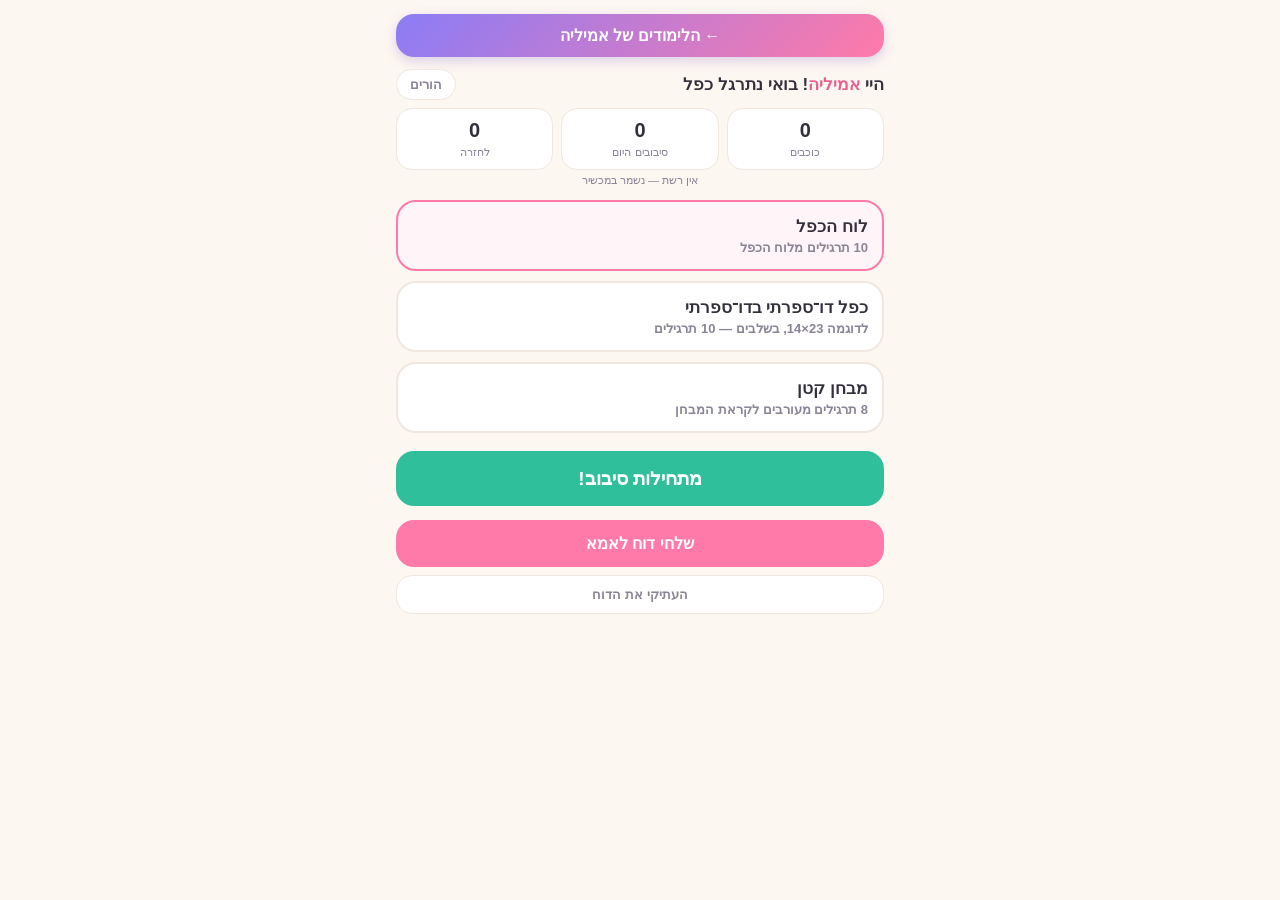
<file: kefel/index.html>
<!DOCTYPE html>
<html lang="he" dir="rtl">
<head>
<meta charset="utf-8">
<meta name="viewport" content="width=device-width, initial-scale=1, maximum-scale=1">
<title>לוח הכפל של אמיליה</title>
<style>
  :root{--bg:#fdf7f2;--card:#fff;--ink:#33303c;--muted:#8a8496;--pink:#ff7aa8;--pink-d:#e85f8e;--mint:#2fbf9b;--sky:#5aa9f7;--sun:#ffc75a;--bad:#ef5f6b;--line:#efe7e0}
  *{box-sizing:border-box;-webkit-tap-highlight-color:transparent}
  html,body{margin:0;padding:0;height:100%}
  body{background:var(--bg);color:var(--ink);font-family:-apple-system,BlinkMacSystemFont,"Segoe UI",Rubik,Arial,sans-serif;display:flex;flex-direction:column;min-height:100%}
  .wrap{flex:1;display:flex;flex-direction:column;max-width:520px;margin:0 auto;width:100%;padding:14px 16px 20px}
  .top{display:flex;align-items:center;justify-content:space-between;gap:8px;margin-bottom:6px}
  .hello{font-size:17px;font-weight:700}.hello span{color:var(--pink-d)}
  .ghost{background:#fff;border:1px solid var(--line);color:var(--muted);border-radius:999px;padding:7px 13px;font-size:13px;font-weight:600;cursor:pointer}
  .stats{display:flex;gap:8px;margin:8px 0 4px}
  .chip{flex:1;background:var(--card);border:1px solid var(--line);border-radius:16px;padding:9px 6px;text-align:center}
  .chip b{display:block;font-size:20px;line-height:1.2}.chip small{color:var(--muted);font-size:11px}
  .sync{text-align:center;color:var(--muted);font-size:11px;min-height:16px;margin:0 0 10px;font-weight:500}
  .modes{display:flex;flex-direction:column;gap:10px;margin:6px 0 12px}
  .mode{background:var(--card);border:2px solid var(--line);border-radius:20px;padding:14px;text-align:right;cursor:pointer;font-size:17px;font-weight:800;color:var(--ink)}
  .mode small{display:block;color:var(--muted);font-weight:600;font-size:13px;margin-top:3px}
  .mode.sel{border-color:var(--pink);background:#fff5f8}
  .big{margin-top:6px;width:100%;padding:16px;border-radius:18px;border:none;background:var(--mint);color:#fff;font-size:19px;font-weight:800;cursor:pointer}
  .bar{height:12px;background:#f1e9e2;border-radius:99px;overflow:hidden;margin:6px 0 4px}
  .bar i{display:block;height:100%;background:linear-gradient(90deg,var(--sun),var(--pink));width:0;transition:width .4s}
  .rowinfo{display:flex;justify-content:space-between;color:var(--muted);font-size:13px;font-weight:700;margin-bottom:8px}
  .qcard{background:var(--card);border:1px solid var(--line);border-radius:26px;padding:20px 14px;text-align:center;box-shadow:0 6px 18px rgba(80,60,70,.05);position:relative}
  .tag{font-size:12px;color:var(--muted);font-weight:700;min-height:16px}
  .q{font-size:clamp(40px,14vw,62px);font-weight:800;letter-spacing:1px;direction:ltr}
  .ans{margin:12px auto 0;width:160px;height:66px;border-radius:18px;border:2px dashed var(--line);display:flex;align-items:center;justify-content:center;font-size:38px;font-weight:800;direction:ltr;background:#fffdfa;cursor:pointer}
  .ans.filled{border-style:solid;border-color:var(--sky)}
  .ans.ok{border-color:var(--mint);background:#eefaf6;color:var(--mint)}
  .ans.no{border-color:var(--bad);background:#fdeef0;color:var(--bad)}
  .ans.act{box-shadow:0 0 0 3px #cfe5fd}
  .steps{display:flex;flex-direction:column;gap:8px;margin-top:12px}
  .step{display:flex;align-items:center;justify-content:center;gap:10px;direction:ltr}
  .step .lbl{font-size:24px;font-weight:800;min-width:110px;text-align:right}
  .step .ans{margin:0;width:120px;height:54px;font-size:30px}
  .msg{min-height:26px;margin-top:10px;font-size:16px;font-weight:700}
  .msg.ok{color:var(--mint)}.msg.no{color:var(--bad)}.msg.hint{color:#8a6410}
  .msg small{display:block;color:var(--muted);font-weight:600;font-size:13px;margin-top:2px}
  .tries{font-size:13px;color:var(--muted);margin-top:4px}
  .pad{display:grid;grid-template-columns:repeat(3,1fr);gap:9px;margin-top:14px;direction:ltr}
  .key{background:var(--card);border:1px solid var(--line);border-radius:18px;padding:16px 0;font-size:26px;font-weight:700;cursor:pointer;user-select:none;color:var(--ink)}
  .key:active{transform:translateY(1px);background:#f7f2ee}
  .key.go{background:var(--mint);border-color:var(--mint);color:#fff;font-size:19px}
  .key.del{background:#fff2f5;border-color:#ffd9e3;color:var(--pink-d);font-size:22px}
  .next{margin-top:12px;width:100%;padding:14px;border-radius:18px;border:none;background:var(--sky);color:#fff;font-size:17px;font-weight:800;cursor:pointer}
  .send{margin-top:14px;width:100%;padding:14px;border-radius:18px;border:none;background:var(--pink);color:#fff;font-size:16px;font-weight:700;cursor:pointer}
  .copy{margin-top:8px;width:100%;padding:11px;border-radius:16px;border:1px solid var(--line);background:#fff;color:var(--muted);font-size:13px;font-weight:600;cursor:pointer}
  .timer{font-size:13px;color:var(--muted);font-weight:700;cursor:pointer}
  .pop{position:absolute;top:8px;left:50%;font-size:40px;transform:translate(-50%,0);animation:pop .8s ease-out forwards;pointer-events:none}
  @keyframes pop{0%{opacity:0;transform:translate(-50%,10px) scale(.6)}30%{opacity:1;transform:translate(-50%,-6px) scale(1.2)}100%{opacity:0;transform:translate(-50%,-30px) scale(1)}}
  .hidden{display:none !important}
  h2{font-size:19px;margin:4px 0 12px}h3{font-size:15px;margin:18px 0 8px;color:var(--muted)}
  .panel{background:var(--card);border:1px solid var(--line);border-radius:20px;padding:14px}
  .panel p{margin:6px 0;line-height:1.5}
  ul.l{margin:4px 0;padding-right:20px;line-height:1.7}
  table{width:100%;border-collapse:collapse;font-size:13px}
  th,td{padding:7px 5px;text-align:right;border-bottom:1px solid var(--line)}
  th{color:var(--muted);font-weight:600;font-size:12px}
  .grid{display:grid;grid-template-columns:repeat(11,1fr);gap:3px;direction:ltr;margin-top:6px}
  .cell{aspect-ratio:1;border-radius:6px;display:flex;align-items:center;justify-content:center;font-size:10px;background:#f4f0ec;color:var(--muted)}
  .cell.h{background:transparent;font-weight:700;color:var(--ink);font-size:11px}
  .cell.g{background:#d6f3ea;color:#127a63}.cell.m{background:#fff0cf;color:#8a6410}.cell.b{background:#fcd9dd;color:#a3262f}
  .hard{display:flex;flex-wrap:wrap;gap:7px;margin-top:4px}
  .hard span{background:#fdeef0;color:#a3262f;border-radius:10px;padding:6px 10px;font-size:14px;font-weight:700;direction:ltr}
  .empty{color:var(--muted);font-size:14px;line-height:1.6;text-align:center;padding:12px 4px}
  .danger{margin-top:16px;width:100%;padding:12px;border-radius:16px;border:1px solid #ffd9e3;background:#fff;color:var(--bad);font-weight:700;font-size:14px;cursor:pointer}
  .pin{width:100%;padding:14px;font-size:22px;text-align:center;letter-spacing:8px;border-radius:16px;border:1px solid var(--line);direction:ltr}
  .note{color:var(--muted);font-size:12px;margin-top:8px;text-align:center}
  .center{text-align:center}.huge{font-size:56px}
details.sx{border:1px solid #e3e3e3;border-radius:10px;margin:6px 0;padding:8px 10px;background:#fff}
details.sx summary{cursor:pointer;font-weight:700;font-size:1.05em}details.sx summary small{font-weight:400;color:#888;margin-inline-start:8px}
.sxq{font-size:1.5em;font-weight:700;text-align:center;margin:8px 0}.sxa{display:flex;flex-wrap:wrap;gap:6px;justify-content:center}
.sxa .tr{background:#fde2e2;color:#b00020;border-radius:8px;padding:4px 10px}.sxa .ok{background:#dcf5e0;color:#1a7f37;border-radius:8px;padding:4px 10px;font-weight:700}
.up{color:#1a7f37}.dn{color:#b00020}tr.wk td{color:#b00020;font-weight:700}.tip{background:#fff8e1;border-radius:8px;padding:6px 10px}#pDay{font-size:1em;padding:4px}

a.limudim-back{display:block;text-align:center;text-decoration:none;font-weight:800;font-size:16px;color:#fff;background:linear-gradient(135deg,#8b7cf6,#ff7aa8);border-radius:18px;padding:12px 14px;margin:0 0 12px;box-shadow:0 4px 12px rgba(120,90,200,.25)}
</style>
</head>
<body>
<div class="wrap">
  <div id="home">
  <a class="limudim-back" href="../">← הלימודים של אמיליה</a>

    <div class="top"><div class="hello">היי <span>אמיליה</span>! בואי נתרגל כפל</div><button class="ghost" id="btnParent">הורים</button></div>
    <div class="stats">
      <div class="chip"><b id="hStars">0</b><small>כוכבים</small></div>
      <div class="chip"><b id="hRounds">0</b><small>סיבובים היום</small></div>
      <div class="chip"><b id="hDue">0</b><small>לחזרה</small></div>
    </div>
    <div class="sync" id="syncStatus"></div>
    <div class="modes" id="modes">
      <button class="mode sel" data-m="facts">לוח הכפל<small>10 תרגילים מלוח הכפל</small></button>
      <button class="mode" data-m="dd">כפל דו־ספרתי בדו־ספרתי<small>לדוגמה 23×14, בשלבים — 10 תרגילים</small></button>
      <button class="mode" data-m="test">מבחן קטן<small>8 תרגילים מעורבים לקראת המבחן</small></button>
    </div>
    <button class="big" id="btnStart">מתחילות סיבוב!</button>
    <button class="send" id="btnReport">שלחי דוח לאמא</button>
    <button class="copy" id="btnCopy">העתיקי את הדוח</button>
    <div class="msg" id="homeMsg"></div>
  </div>

  <div id="play" class="hidden">
    <div class="top"><button class="ghost" id="btnQuit">סיום</button><div class="timer" id="timer" title="הסתרה/הצגה">⏱</div></div>
    <div class="bar"><i id="barFill"></i></div>
    <div class="rowinfo"><span id="progTxt">1 מתוך 10</span><span id="starTxt">⭐ 0</span></div>
    <div class="qcard" id="qcard">
      <div class="tag" id="qTag"></div>
      <div class="q" id="qText"></div>
      <div id="single"><div class="ans" id="ansBox">?</div></div>
      <div class="steps hidden" id="steps"></div>
      <div class="msg" id="msg"></div>
      <div class="tries" id="tries"></div>
    </div>
    <div class="pad" id="pad"></div>
    <button class="next hidden" id="btnNext">לתרגיל הבא</button>
  </div>

  <div id="breakScr" class="hidden">
    <div class="panel center">
      <div class="huge">🤸‍♀️</div>
      <h2>הפסקת תנועה!</h2>
      <p id="breakTip">קפצי 10 קפיצות, ואז מתחי ידיים למעלה</p>
      <div class="bar"><i id="breakFill"></i></div>
      <button class="big" id="btnSkip">ממשיכות לתרגל</button>
    </div>
  </div>

  <div id="summary" class="hidden">
    <div class="panel center" id="sumBody"></div>
    <button class="big" id="btnAgain">עוד סיבוב</button>
    <button class="copy" id="btnHome">למסך הראשי</button>
  </div>

  <div id="pinScreen" class="hidden">
    <div class="top"><div class="hello">מסך הורים</div><button class="ghost" id="btnPinBack">חזרה</button></div>
    <div class="panel"><h2>הקלידו קוד</h2><input class="pin" id="pinInput" type="tel" inputmode="numeric" maxlength="4" placeholder="••••"><div class="note" id="pinNote">ארבע ספרות</div></div>
  </div>

  <div id="parent" class="hidden">
    <div class="top"><div class="hello">ההתקדמות של אמיליה</div><button class="ghost" id="btnBack">חזרה לתרגול</button></div>
    <div id="parentBody"></div>
    <button class="danger" id="btnReset">איפוס כל הנתונים</button>
  </div>
</div>
<script>
/* ---------------------------------------------------------------
   לוח הכפל של אמיליה — localStorage cache + Supabase cloud sync.

   ADAPTIVE WEIGHTING
   Every fact (a×b, 1..10) keeps: seen, correct, wrong, streak of
   consecutive corrects, and how many answers ago it was last missed.
   weight = 1 (baseline, so the whole table keeps circulating)
          + 6 * wrongRate            -> facts she misses are heavier
          + 5 if missed very recently (within last 12 answers)
          + 2 if never seen yet      -> pull unseen facts in early
          - decays toward 0.35 once streak >= 3 (mastered: rare, never gone)
   VARIETY: recentKeys queue (~30) in localStorage — exclude / heavily
   down-weight recently asked facts. Recently-wrong facts may return
   after a gap of at least 5 other questions. Never identical back-to-back.
----------------------------------------------------------------*/

var CLOUD = {
  url: "https://nrxhjzmmmzqjytmdgzjg.supabase.co",
  anonKey: "eyJhbGciOiJIUzI1NiIsInR5cCI6IkpXVCJ9.eyJpc3MiOiJzdXBhYmFzZSIsInJlZiI6Im5yeGhqem1tbXpxanl0bWRnempnIiwicm9sZSI6ImFub24iLCJpYXQiOjE3ODg1NDg3MTAsImV4cCI6MjEwNDEyNDcxMH0.5KYX69e1AyXqtHHRejFarK-r1yoXdmlpav2Oazb2WIs",
  rowId: "emilia"
};

var MAX = 10, PIN = "2604", IDLE_MS = 3 * 60 * 1000, KEY = "kefel_amelia_v1";
var mem = null; // fallback if localStorage is blocked
var pushTimer = null;
var syncEl = null;

function cloudConfigured(){
  return !!(CLOUD.url && CLOUD.anonKey && CLOUD.url.indexOf("https://") === 0 && CLOUD.anonKey.length > 20);
}

function setSync(text){
  if(!syncEl) syncEl = document.getElementById("syncStatus");
  if(syncEl) syncEl.textContent = text || "";
}

function blank(){ return { facts:{}, sessions:[], answers:0, recentKeys:[] }; }
function load(){
  try{
    var raw = localStorage.getItem(KEY);
    return raw ? JSON.parse(raw) : blank();
  }catch(e){ return mem || (mem = blank()); }
}
function saveLocal(){
  try{ localStorage.setItem(KEY, JSON.stringify(db)); }catch(e){ mem = db; }
}
function save(opts){
  opts = opts || {};
  saveLocal();
  if(opts.immediate){
    if(pushTimer){ clearTimeout(pushTimer); pushTimer = null; }
    cloudPush();
  }else{
    schedulePush();
  }
}
function schedulePush(){
  if(pushTimer) clearTimeout(pushTimer);
  pushTimer = setTimeout(function(){
    pushTimer = null;
    cloudPush();
  }, 800);
}

function cloudHeaders(){
  return {
    "apikey": CLOUD.anonKey,
    "Authorization": "Bearer " + CLOUD.anonKey,
    "Content-Type": "application/json"
  };
}

function cloudPull(){
  if(!cloudConfigured()){
    setSync("");
    return Promise.resolve(false);
  }
  setSync("שומר בענן…");
  var url = CLOUD.url + "/rest/v1/kefel_state?id=eq." + encodeURIComponent(CLOUD.rowId) + "&select=data,updated_at";
  return fetch(url, {
    method: "GET",
    headers: cloudHeaders()
  }).then(function(res){
    if(!res.ok) throw new Error("pull " + res.status);
    return res.json();
  }).then(function(rows){
    function score(d){
      if(!d || typeof d !== "object") return 0;
      var answers = typeof d.answers === "number" ? d.answers : 0;
      var sessions = d.sessions || [];
      var withQ = 0;
      for(var i = 0; i < sessions.length; i++){
        if(sessions[i] && sessions[i].q > 0) withQ++;
      }
      return answers * 1000 + withQ;
    }
    var cloudData = null;
    if(rows && rows.length && rows[0] && rows[0].data){
      var data = rows[0].data;
      if(typeof data === "string"){
        try{ data = JSON.parse(data); }catch(e){ data = null; }
      }
      if(data && typeof data === "object") cloudData = data;
    }
    var localScore = score(db);
    var cloudScore = score(cloudData);
    if(cloudScore > localScore){
      db = cloudData;
      if(!db.facts) db.facts = {};
      if(!db.sessions) db.sessions = [];
      if(typeof db.answers !== "number") db.answers = 0;
      if(!Array.isArray(db.recentKeys)) db.recentKeys = [];
      saveLocal();
      setSync("מסונכרן");
      return true;
    } else if(localScore > 0 && localScore >= cloudScore){
      return cloudPush();
    } else {
      setSync("מסונכרן");
      return false;
    }
  }).catch(function(){
    setSync("אין רשת — נשמר במכשיר");
    return false;
  });
}

function cloudPush(){
  if(!cloudConfigured()) return Promise.resolve(false);
  setSync("שומר בענן…");
  var url = CLOUD.url + "/rest/v1/kefel_state?on_conflict=id";
  var body = {
    id: CLOUD.rowId,
    data: db,
    updated_at: new Date().toISOString()
  };
  var headers = cloudHeaders();
  headers["Prefer"] = "resolution=merge-duplicates,return=minimal";
  return fetch(url, {
    method: "POST",
    headers: headers,
    body: JSON.stringify(body)
  }).then(function(res){
    if(!res.ok) throw new Error("push " + res.status);
    setSync("מסונכרן");
    return true;
  }).catch(function(){
    setSync("אין רשת — נשמר במכשיר");
    return false;
  });
}

var db = load();
function fkey(a,b){ return (a<b? a+"x"+b : b+"x"+a); }
function fact(a,b){ var k = fkey(a,b); if(!db.facts[k]) db.facts[k] = { seen:0, correct:0, wrong:0, streak:0, lastWrongAt:-9999 }; return db.facts[k]; }
function parseKey(k){ var p = k.split("x"); return [parseInt(p[0],10), parseInt(p[1],10)]; }

/* ===== data extensions (backward compatible) ===== */
function ensure(){
  if(!db.facts) db.facts = {};
  if(!db.sessions) db.sessions = [];
  if(typeof db.answers !== "number") db.answers = 0;
  if(!Array.isArray(db.recentKeys)) db.recentKeys = [];
  if(!db.dd) db.dd = {};            /* 2-digit×2-digit stats by key "23x14" */
  if(!db.review) db.review = {};    /* key -> {due, stage} spaced repetition */
  if(!Array.isArray(db.log)) db.log = [];      /* per exercise tracking */
  if(!Array.isArray(db.rounds)) db.rounds = [];
  if(typeof db.stars !== "number") db.stars = 0;
  if(!db.settings) db.settings = { timer:true };
}
ensure();
var _pull = cloudPull;
cloudPull = function(){ return _pull().then(function(r){ ensure(); return r; }); };

var DAY = 86400000, LOG_CAP = 600;
var session = null;
function currentSession(){
  var last = db.sessions[db.sessions.length-1], now = Date.now();
  if(last && (now - last.last) < IDLE_MS){ session = last; return session; }
  session = { start: now, last: now, ms: 0, q: 0, correct: 0, best: 0 };
  db.sessions.push(session); save(); return session;
}
function touchSession(){
  var now = Date.now(), s = currentSession(), dt = now - s.last;
  if(dt > 0 && dt < 60000) s.ms += dt;
  s.last = now;
}

/* ===== question picking (fresh-series logic kept) ===== */
var RECENT_CAP = 30, RECENT_WRONG_GAP = 5;
function recentDist(k){ var q = db.recentKeys; for(var i=q.length-1;i>=0;i--) if(q[i]===k) return q.length-1-i; return -1; }
function isRecentlyWrong(f){ return f.lastWrongAt >= 0 && (db.answers - f.lastWrongAt) <= 12; }
function rememberAsked(k){ db.recentKeys.push(k); if(db.recentKeys.length > RECENT_CAP) db.recentKeys = db.recentKeys.slice(-RECENT_CAP); }
function weightOf(a,b){
  var f = fact(a,b), k = fkey(a,b), w;
  if(f.seen === 0) w = 3;
  else { w = 1 + 6*f.wrong/f.seen; if(db.answers - f.lastWrongAt <= 12) w += 5; if(f.streak >= 3) w = Math.max(0.35, w*0.35); }
  var d = recentDist(k);
  if(d >= 0 && d < RECENT_CAP){ if(isRecentlyWrong(f) && d >= RECENT_WRONG_GAP) w *= 0.85; else w *= 0.02; }
  return w;
}
function pickFact(seen){
  var pool = [], total = 0;
  for(var a=2;a<=MAX;a++) for(var b=2;b<=MAX;b++){
    var k = fkey(a,b); if(seen[k] || (a>b)) continue;
    var w = weightOf(a,b); pool.push({a:a,b:b,w:w}); total += w;
  }
  if(!pool.length) return {type:"fact", a:2+Math.floor(Math.random()*9), b:2+Math.floor(Math.random()*9)};
  var r = Math.random()*total, acc = 0, p = pool[pool.length-1];
  for(var i=0;i<pool.length;i++){ acc += pool[i].w; if(r <= acc){ p = pool[i]; break; } }
  if(Math.random() < 0.5){ var t = p.a; p = {a:p.b, b:t}; }
  return {type:"fact", a:p.a, b:p.b};
}
function pickDD(seen){
  for(var tries=0; tries<60; tries++){
    var a = 12 + Math.floor(Math.random()*34), b = 11 + Math.floor(Math.random()*19);
    if(a%10===0 || b%10===0) continue;
    var k = "d" + a + "x" + b;
    if(seen[k] || recentDist(k) >= 0) continue;
    return {type:"dd", a:a, b:b};
  }
  return {type:"dd", a:23, b:14};
}
function qkey(q){ return q.type === "dd" ? "d" + q.a + "x" + q.b : fkey(q.a,q.b); }
function parseQ(k){
  if(k.charAt(0) === "d"){ var p = k.slice(1).split("x"); return {type:"dd", a:+p[0], b:+p[1]}; }
  var f = parseKey(k); return {type:"fact", a:f[0], b:f[1]};
}
function qLabel(q){ return q.a + "×" + q.b; }

function buildRound(mode){
  var n = mode === "test" ? 8 : 10, list = [], seen = {}, now = Date.now();
  /* up to 3 due review items first */
  var due = Object.keys(db.review).filter(function(k){
    var r = db.review[k]; if(r.due > now) return false;
    var isDD = k.charAt(0) === "d";
    return mode === "test" || (mode === "dd") === isDD || (mode === "dd" && !isDD && false);
  }).sort(function(x,y){ return db.review[x].due - db.review[y].due; }).slice(0,3);
  due.forEach(function(k){ var q = parseQ(k); q.review = true; list.push(q); seen[k] = 1; });
  if(mode === "test"){
    var nDD = 3 - due.filter(function(k){return k.charAt(0)==="d";}).length;
    while(list.length < n){
      var q = (nDD > 0 && (list.length % 2 === 1 || n - list.length <= nDD)) ? (nDD--, pickDD(seen)) : pickFact(seen);
      seen[qkey(q)] = 1; list.push(q);
    }
    for(var i=list.length-1;i>0;i--){ var j=Math.floor(Math.random()*(i+1)); var t=list[i]; list[i]=list[j]; list[j]=t; }
  } else if(mode === "dd"){
    var block = 0;
    while(list.length < n){
      /* first 4 of the same type (dd), then mix in facts */
      var useDD = block < 4 || Math.random() < 0.6;
      var q2 = useDD ? pickDD(seen) : pickFact(seen); block++;
      seen[qkey(q2)] = 1; list.push(q2);
    }
  } else {
    while(list.length < n){ var q3 = pickFact(seen); seen[qkey(q3)] = 1; list.push(q3); }
  }
  list.forEach(function(q){ rememberAsked(qkey(q)); });
  return list;
}

/* ===== round state ===== */
var R = null, cur = null, fields = [], active = 0, locked = false;
var $ = function(id){ return document.getElementById(id); };
var scr = { home:$("home"), play:$("play"), brk:$("breakScr"), summary:$("summary"), pin:$("pinScreen"), parent:$("parent") };
function show(name){ for(var k in scr) scr[k].classList.add("hidden"); scr[name].classList.remove("hidden"); }
var mode = "facts";
Array.prototype.forEach.call(document.querySelectorAll(".mode"), function(b){
  b.addEventListener("click", function(){
    mode = b.getAttribute("data-m");
    Array.prototype.forEach.call(document.querySelectorAll(".mode"), function(x){ x.classList.toggle("sel", x === b); });
  });
});
var MODE_NAME = { facts:"לוח הכפל", dd:"דו בדו", test:"מבחן קטן" };

function startRound(){
  currentSession();
  R = { mode:mode, start:Date.now(), list:buildRound(mode), i:0, stars:0, first:0, fixed:0, adult:[], breakDone:false, breakTaken:false };
  navTo("round"); show("play"); loadQ();
}
function loadQ(){
  cur = R.list[R.i];
  cur.t0 = Date.now(); cur.attempts = 0; cur.given = [];
  $("btnNext").classList.add("hidden"); $("pad").classList.remove("hidden");
  var n = R.list.length;
  $("barFill").style.width = Math.round(100*R.i/n) + "%";
  $("progTxt").textContent = (R.i+1) + " מתוך " + n;
  $("starTxt").textContent = "⭐ " + R.stars;
  $("qTag").textContent = cur.review ? "חזרה על תרגיל מפעם קודמת" : (cur.type === "dd" ? "כפל דו בדו — בשלבים" : "");
  $("qText").textContent = cur.a + " × " + cur.b + " = ?";
  $("msg").textContent = ""; $("msg").className = "msg"; $("tries").textContent = "";
  var st = $("steps");
  if(cur.type === "dd"){
    var t = Math.floor(cur.b/10)*10, u = cur.b % 10;
    cur.parts = [cur.a*t, cur.a*u, cur.a*cur.b];
    var labs = [cur.a + "×" + t + " =", cur.a + "×" + u + " =", "סכום ="];
    st.innerHTML = ""; fields = [];
    labs.forEach(function(l, idx){
      var row = document.createElement("div"); row.className = "step";
      var lb = document.createElement("div"); lb.className = "lbl"; lb.textContent = l;
      var bx = document.createElement("div"); bx.className = "ans"; bx.textContent = "?";
      bx.addEventListener("click", function(){ if(!locked){ active = idx; paint(); } });
      row.appendChild(lb); row.appendChild(bx); st.appendChild(row);
      fields.push({el:bx, v:"", ok:false, want:cur.parts[idx]});
    });
    st.classList.remove("hidden"); $("single").classList.add("hidden");
  } else {
    st.classList.add("hidden"); $("single").classList.remove("hidden");
    fields = [{el:$("ansBox"), v:"", ok:false, want:cur.a*cur.b}];
  }
  active = 0; locked = false; paint();
}
function paint(){
  fields.forEach(function(f, i){
    f.el.textContent = f.v === "" ? "?" : f.v;
    var c = "ans";
    if(f.ok) c += " ok"; else if(f.bad) c += " no"; else if(f.v) c += " filled";
    if(i === active && !f.ok && !locked && fields.length > 1) c += " act";
    f.el.className = c;
  });
}
function typeKey(k){
  if(locked) return;
  var f = fields[active]; if(!f || f.ok) return;
  if(k === "del") f.v = f.v.slice(0,-1);
  else if(f.v.length < 4) f.v += k;
  f.bad = false; paint();
}
function nextOpen(from){ for(var i=1;i<=fields.length;i++){ var j=(from+i)%fields.length; if(!fields[j].ok) return j; } return from; }

function hintFor(f, idx, attempt){
  var v = parseInt(f.v,10), dir = v < f.want ? "התשובה גדולה יותר ממה שכתבת" : "התשובה קטנה יותר ממה שכתבת";
  if(cur.type === "fact"){
    if(attempt === 1) return dir;
    var small = Math.min(cur.a,cur.b), big = Math.max(cur.a,cur.b);
    return "רמז: " + big + "×" + (small-1) + " ועוד " + big + " אחד";
  }
  var t = Math.floor(cur.b/10), u = cur.b % 10, at = Math.floor(cur.a/10)*10, au = cur.a % 10;
  var names = ["שורה ראשונה","שורה שנייה","סכום"];
  if(attempt === 1){
    if(idx === 0) return names[0] + ": חשבי " + cur.a + "×" + t + " ואז הוסיפי 0 בסוף";
    if(idx === 1) return names[1] + ": פרקי — " + at + "×" + u + " ועוד " + au + "×" + u;
    return names[2] + ": חברי את שתי השורות שלמעלה";
  }
  return names[idx] + ": " + dir;
}

function submit(){
  if(locked) return;
  var empty = -1; fields.forEach(function(f,i){ if(!f.ok && f.v === "" && empty < 0) empty = i; });
  if(empty >= 0){ active = empty; paint(); $("msg").className = "msg hint"; $("msg").textContent = "השלימי את כל השדות ואז בדקי"; return; }
  cur.attempts++;
  cur.given.push(fields.map(function(f){ return f.v; }).join("|"));
  var allOk = true, firstBad = -1;
  fields.forEach(function(f,i){ if(f.ok) return; if(parseInt(f.v,10) === f.want){ f.ok = true; } else { f.bad = true; allOk = false; if(firstBad<0) firstBad = i; } });
  if(allOk) return finish(cur.attempts === 1 ? "first" : "fixed");
  if(cur.attempts >= 3) return finish("adult");
  $("msg").className = "msg hint";
  $("msg").innerHTML = (cur.attempts === 1 ? "כמעט! נסי שוב" : "עוד ניסיון אחד") + "<small>" + hintFor(fields[firstBad], firstBad, cur.attempts) + "</small>";
  $("tries").textContent = "ניסיון " + (cur.attempts+1) + " מתוך 3";
  var f = fields[firstBad]; f.v = ""; active = firstBad; paint();
}
var PRAISE = ["מדויק!","כל הכבוד!","אלופה!","יפה מאוד!","בדיוק!"];
function popStar(sym){ var p = document.createElement("div"); p.className = "pop"; p.textContent = sym; $("qcard").appendChild(p); setTimeout(function(){ p.remove(); }, 900); }
function finish(result){
  locked = true; touchSession();
  var s = currentSession(), k = qkey(cur), ms = Date.now() - cur.t0, now = Date.now();
  s.q++; db.answers++;
  var st = cur.type === "dd" ? (db.dd[k] || (db.dd[k] = {seen:0,correct:0,wrong:0,streak:0,lastWrongAt:-9999})) : fact(cur.a,cur.b);
  st.seen++;
  if(result === "first"){ st.correct++; st.streak++; s.correct++; } else { st.wrong++; st.streak = 0; st.lastWrongAt = db.answers; }
  if(result === "fixed") st.correct++;
  /* spaced repetition */
  var rv = db.review[k];
  if(result === "first"){ if(rv){ if(rv.stage >= 2) delete db.review[k]; else db.review[k] = {due: now + 3*DAY, stage:2}; } }
  else db.review[k] = {due: now + DAY, stage:1};
  /* stars */
  if(result === "first"){ R.stars++; R.first++; db.stars++; popStar("⭐"); }
  if(result === "fixed"){ R.stars++; R.fixed++; db.stars++; popStar("✨"); }
  if(result === "adult") R.adult.push(qLabel(cur));
  db.log.push({ t:now, k:k, type:cur.type, mode:R.mode, review:!!cur.review, answers:cur.given, attempts:cur.attempts, ms:ms, result:result });
  if(db.log.length > LOG_CAP) db.log = db.log.slice(-LOG_CAP);
  save({immediate:true});
  $("starTxt").textContent = "⭐ " + R.stars; $("tries").textContent = "";
  paint();
  if(result === "adult"){
    $("msg").className = "msg no";
    $("msg").innerHTML = "בקשי ממבוגר להסביר<small>נשמור את התרגיל ונחזור אליו מחר</small>";
    $("pad").classList.add("hidden"); $("btnNext").classList.remove("hidden");
  } else {
    $("msg").className = "msg ok";
    $("msg").textContent = result === "first" ? PRAISE[Math.floor(Math.random()*PRAISE.length)] : "תיקנת בעצמך — מעולה!";
    setTimeout(advance, 900);
  }
}
var breakTimer = null;
function advance(){
  if(!R || R.ended) return;
  R.i++;
  if(R.i >= R.list.length) return endRound();
  if(!R.breakDone && R.list.length >= 10 && R.i === 5){ R.breakDone = true; return startBreak(); }
  loadQ();
}
var TIPS = ["קפצי 10 קפיצות, ואז מתחי ידיים למעלה","סובבי כתפיים 5 פעמים ונגעי בבהונות","עמדי על רגל אחת וספרי עד 10, ואז על השנייה","רוצי במקום 20 צעדים"];
function startBreak(){
  show("brk"); $("breakTip").textContent = TIPS[Math.floor(Math.random()*TIPS.length)];
  var t0 = Date.now(); $("breakFill").style.width = "0%";
  breakTimer = setInterval(function(){
    var p = Math.min(100, (Date.now()-t0)/450);
    $("breakFill").style.width = p + "%";
    if(p >= 100){ R.breakTaken = true; endBreak(); }
  }, 300);
}
function endBreak(){ if(breakTimer){ clearInterval(breakTimer); breakTimer = null; } show("play"); loadQ(); }
$("btnSkip").addEventListener("click", endBreak);
$("btnNext").addEventListener("click", function(){ advance(); });

function endRound(){
  R.ended = true;
  var r = { t:R.start, end:Date.now(), mode:R.mode, n:R.list.length, first:R.first, fixed:R.fixed, adult:R.adult.length, stars:R.stars, breakTaken:R.breakTaken, done:true };
  db.rounds.push(r); if(db.rounds.length > 300) db.rounds = db.rounds.slice(-300);
  save({immediate:true});
  var h = '<div class="huge">' + (R.adult.length ? "🌟" : "🏆") + '</div><h2>סיימת סיבוב!</h2>';
  h += '<p>קיבלת <b>' + R.stars + '</b> כוכבים ⭐</p>';
  h += '<p>נכון בניסיון הראשון: ' + R.first + ' · תיקנת בעצמך: ' + R.fixed + '</p>';
  if(R.adult.length){
    h += '<h3>תרגילים לעבור עליהם עם מבוגר</h3><div class="hard" style="justify-content:center">';
    R.adult.forEach(function(x){ h += '<span>' + x + '</span>'; });
    h += '</div>';
  } else h += '<p>כל התרגילים נפתרו — כל הכבוד על ההתמדה!</p>';
  $("sumBody").innerHTML = h;
  $("barFill").style.width = "100%";
  show("summary");
}
$("btnAgain").addEventListener("click", startRound);
$("btnHome").addEventListener("click", goHome);
$("btnStart").addEventListener("click", startRound);
function quitRound(){
  /* leaving mid-round: every answered exercise is already in db.log; record the partial round once */
  if(breakTimer){ clearInterval(breakTimer); breakTimer = null; }
  if(R && !R.ended && R.i > 0) db.rounds.push({ t:R.start, end:Date.now(), mode:R.mode, n:R.list.length, first:R.first, fixed:R.fixed, adult:R.adult.length, stars:R.stars, breakTaken:R.breakTaken, done:false, reached:R.i });
  if(R) R.ended = true;
  save({immediate:true});
}
$("btnQuit").addEventListener("click", goHome);

/* calm timer: counts up, can be hidden, no penalty */
$("timer").addEventListener("click", function(){ db.settings.timer = !db.settings.timer; save(); tick(); });
function tick(){
  var el = $("timer");
  if(!db.settings.timer || !R){ el.textContent = "⏱ הצגת זמן"; return; }
  var sec = Math.floor((Date.now()-R.start)/1000);
  el.textContent = "⏱ " + Math.floor(sec/60) + ":" + pad2(sec%60);
}
setInterval(tick, 1000);

var padEl = $("pad");
["1","2","3","4","5","6","7","8","9","מחק","0","בדקי"].forEach(function(lab){
  var b = document.createElement("button");
  b.className = "key" + (lab === "בדקי" ? " go" : "") + (lab === "מחק" ? " del" : "");
  b.textContent = lab;
  b.addEventListener("click", function(){
    if(lab === "מחק") typeKey("del");
    else if(lab === "בדקי") submit();
    else typeKey(lab);
  });
  padEl.appendChild(b);
});
document.addEventListener("keydown", function(e){
  if(scr.play.classList.contains("hidden")) return;
  if(/^[0-9]$/.test(e.key)) typeKey(e.key);
  else if(e.key === "Backspace") typeKey("del");
  else if(e.key === "Enter"){ if(!$("btnNext").classList.contains("hidden")) advance(); else submit(); }
  else if(e.key === "Tab" && fields.length > 1){ e.preventDefault(); active = nextOpen(active); paint(); }
});

/* ===== history: phone back goes one step (round/pin/parent -> menu -> hub) ===== */
function navTo(view){
  var url = location.pathname + location.search + "#" + view, st = { kefel:1, view:view };
  if(history.state && history.state.kefel){ if(history.replaceState) history.replaceState(st, "", url); }
  else if(history.pushState) history.pushState(st, "", url);
}
function goHome(){
  if(R && !R.ended) quitRound();
  if(history.state && history.state.kefel){ history.back(); return; }
  homeScreen();
}
window.addEventListener("popstate", function(){
  if(history.state && history.state.kefel) return;
  if(R && !R.ended) quitRound();
  homeScreen();
});
if(location.hash && history.replaceState) history.replaceState(null, "", location.pathname + location.search);
function homeScreen(){
  R = null; show("home");
  var today = new Date(); today.setHours(0,0,0,0);
  $("hStars").textContent = db.stars;
  $("hRounds").textContent = db.rounds.filter(function(r){ return r.t >= today.getTime() && r.done; }).length;
  var now = Date.now();
  $("hDue").textContent = Object.keys(db.review).filter(function(k){ return db.review[k].due <= now; }).length;
}

/* ===== helpers ===== */
function pad2(n){ return (n<10?"0":"") + n; }
function fmtDate(ts){ var d = new Date(ts); return pad2(d.getDate())+"/"+pad2(d.getMonth()+1)+"/"+d.getFullYear(); }
function fmtTime(ts){ var d = new Date(ts); return pad2(d.getHours())+":"+pad2(d.getMinutes()); }
function fmtDur(ms){ var m = Math.round(ms/60000); if(m < 1) return "פחות מדקה"; if(m < 60) return m + " דק׳"; return Math.floor(m/60) + " שע׳ " + (m%60) + " דק׳"; }
function hardest(n){
  var arr = [];
  for(var k in db.facts){ var f = db.facts[k]; if(f.wrong > 0) arr.push({k:k, wrong:f.wrong, seen:f.seen, correct:f.correct}); }
  arr.sort(function(x,y){ return y.wrong !== x.wrong ? y.wrong - x.wrong : (x.correct/x.seen) - (y.correct/y.seen); });
  return arr.slice(0,n);
}
function typeOf(e){ if(e.type === "dd") return "כפל דו בדו"; var q = parseQ(e.k); return "כפולות של " + Math.max(q.a,q.b); }
function todayLogs(){ var d = new Date(); d.setHours(0,0,0,0); return db.log.filter(function(e){ return e.t >= d.getTime(); }); }

/* ===== report ===== */
function reportText(){
  var L = todayLogs(); if(!L.length) return null;
  var first = L.filter(function(e){return e.result==="first";}).length, fixed = L.filter(function(e){return e.result==="fixed";}).length;
  var adult = L.filter(function(e){return e.result==="adult";});
  var lines = ["דוח תרגול לוח הכפל — אמיליה", fmtDate(Date.now()), "תרגילים היום: " + L.length,
    "נכון בניסיון ראשון: " + first + " · תיקנה בעצמה: " + fixed];
  if(adult.length){ lines.push(""); lines.push("לעבור יחד:"); adult.slice(-5).forEach(function(e){ lines.push("• " + qLabel(parseQ(e.k))); }); }
  else { lines.push(""); lines.push("פתרה הכול בעצמה 🎉"); }
  return lines.join("\n");
}
$("btnReport").addEventListener("click", function(){
  var t = reportText();
  if(!t){ $("homeMsg").className = "msg no"; $("homeMsg").textContent = "קודם כמה תרגילים, ואז נשלח דוח"; return; }
  window.open("https://wa.me/?text=" + encodeURIComponent(t), "_blank");
});
$("btnCopy").addEventListener("click", function(){
  var t = reportText(), m = $("homeMsg");
  if(!t){ m.className = "msg no"; m.textContent = "קודם כמה תרגילים, ואז נשלח דוח"; return; }
  var done = function(){ m.className = "msg ok"; m.textContent = "הדוח הועתק — אפשר להדביק בוואטסאפ"; };
  if(navigator.clipboard && navigator.clipboard.writeText) navigator.clipboard.writeText(t).then(done, function(){ window.prompt("העתיקי את הדוח:", t); });
  else window.prompt("העתיקי את הדוח:", t);
});

/* ===== parent ===== */
$("btnParent").addEventListener("click", function(){ $("pinInput").value = ""; $("pinNote").textContent = "ארבע ספרות"; navTo("pin"); show("pin"); setTimeout(function(){ $("pinInput").focus(); }, 60); });
$("btnPinBack").addEventListener("click", goHome);
$("pinInput").addEventListener("input", function(e){
  var v = e.target.value.replace(/\D/g,"").slice(0,4); e.target.value = v;
  if(v.length === 4){
    if(v === PIN){ cloudPull().then(function(){ navTo("parent"); buildParent(); show("parent"); save({immediate:true}); }); }
    else { $("pinNote").textContent = "קוד לא נכון"; e.target.value = ""; }
  }
});
$("btnBack").addEventListener("click", goHome);
$("btnReset").addEventListener("click", function(){
  if(window.confirm("לאפס את כל נתוני התרגול של אמיליה? אין דרך לשחזר.")){ db = blank(); ensure(); session = null; save({immediate:true}); buildParent(); }
});

function attentionToday(L){
  if(!L.length) return "<p>היום עדיין לא היה תרגול.</p>";
  var d = new Date(); d.setHours(0,0,0,0);
  var rs = db.rounds.filter(function(r){ return r.t >= d.getTime(); });
  var done = rs.filter(function(r){ return r.done; }).length, quit = rs.length - done;
  var brk = rs.filter(function(r){ return r.breakTaken; }).length;
  var times = L.map(function(e){ return Math.min(e.ms, 120000); });
  var avg = times.reduce(function(a,b){return a+b;},0)/times.length;
  var h = '<p>' + L.length + ' תרגילים · ' + done + ' סיבובים הושלמו' + (quit ? ' · ' + quit + ' הופסקו באמצע' : '') + ' · הפסקות תנועה: ' + brk + '</p>';
  h += '<p>זמן ממוצע לתרגיל: ' + Math.round(avg/1000) + ' שניות.</p>';
  if(L.length >= 8){
    var half = Math.floor(L.length/2);
    var a1 = L.slice(0,half), a2 = L.slice(half);
    var rate = function(x){ return x.filter(function(e){return e.result==="first";}).length / x.length; };
    var t = function(x){ return x.reduce(function(s,e){return s+Math.min(e.ms,120000);},0)/x.length; };
    if(rate(a2) < rate(a1) - 0.2 || t(a2) > t(a1)*1.6) h += '<p>⚠️ בחצי השני של התרגול הדיוק או הקצב ירדו — כנראה שהריכוז התעייף. מחר עדיף סיבוב אחד או שניים ולעצור כשהיא עוד נהנית.</p>';
    else h += '<p>✅ הקשב נשמר יציב לאורך כל התרגול.</p>';
  }
  return h;
}
var PSEL = 0;
function dayStart(t){ var d = new Date(t); d.setHours(0,0,0,0); return d.getTime(); }
function tblOf(e){ if(e.type === "dd") return 0; var q = parseQ(e.k); return Math.max(q.a, q.b); }
function rateOf(x){ return x.length ? x.filter(function(e){ return e.result === "first"; }).length / x.length : 0; }
function daySummary(){
  var days = {}; db.log.forEach(function(e){ days[dayStart(e.t)] = 1; });
  var list = Object.keys(days).map(Number).sort(function(a,b){ return b-a; });
  var today = dayStart(Date.now());
  if(list.indexOf(today) < 0) list.unshift(today);
  var sel = PSEL || today;
  var h = '<h3>סיכום יומי</h3><div class="panel"><label>יום: <select id="pDay">';
  list.slice(0,30).forEach(function(d){ h += '<option value="' + d + '"' + (d === sel ? ' selected' : '') + '>' + fmtDate(d) + (d === today ? ' (היום)' : '') + '</option>'; });
  h += '</select></label>';
  var D = db.log.filter(function(e){ return dayStart(e.t) === sel; });
  var P = db.log.filter(function(e){ return e.t < sel && e.t >= sel - 7*DAY; });
  if(!D.length){ h += '<p>ביום הזה לא היה תרגול.</p>'; }
  else {
    var r = rateOf(D), pr = rateOf(P);
    var pDays = {}; P.forEach(function(e){ pDays[dayStart(e.t)] = 1; }); var pn = Object.keys(pDays).length;
    h += '<p><b>' + D.length + '</b> תרגילים · <b>' + Math.round(100*r) + '%</b> נכון בניסיון ראשון</p>';
    if(P.length){
      var diff = Math.round(100*(r - pr));
      h += '<p>בשבוע שלפני: ממוצע ' + Math.round(P.length/pn) + ' תרגילים ביום, ' + Math.round(100*pr) + '% הצלחה ' +
        (diff > 4 ? '<span class="up">▲ שיפור של ' + diff + '%</span>' : diff < -4 ? '<span class="dn">▼ ירידה של ' + (-diff) + '%</span>' : '<span>— בערך אותו דבר</span>') + '</p>';
    } else h += '<p>אין נתונים מהשבוע שלפני להשוואה.</p>';
  }
  h += '<table><tr><th>לוח</th><th>ביום הזה</th><th>שבוע לפני</th><th>מגמה</th></tr>';
  var weak = [], notRecent = [], since = sel - 2*DAY;
  for(var t = 2; t <= 10; t++){
    var dt = D.filter(function(e){ return tblOf(e) === t; }), pt = P.filter(function(e){ return tblOf(e) === t; });
    var recent = db.log.some(function(e){ return tblOf(e) === t && e.t >= since && e.t < sel + DAY; });
    if(!recent) notRecent.push('×' + t);
    var rr = rateOf(dt), isWeak = dt.length >= 2 && rr < 0.6; if(isWeak) weak.push('×' + t);
    var trend = '—';
    if(dt.length && pt.length){ var d2 = rr - rateOf(pt); trend = d2 > 0.05 ? '<span class="up">▲ השתפרה</span>' : d2 < -0.05 ? '<span class="dn">▼ ירדה</span>' : '= יציב'; }
    else if(dt.length) trend = 'חדש השבוע';
    h += '<tr' + (isWeak ? ' class="wk"' : '') + '><td dir="ltr">×' + t + '</td><td>' + (dt.length ? Math.round(100*rr) + '% (' + dt.length + ')' : '—') + '</td><td>' + (pt.length ? Math.round(100*rateOf(pt)) + '%' : '—') + '</td><td>' + trend + '</td></tr>';
  }
  h += '</table>';
  if(weak.length) h += '<p class="dn">לוחות חלשים: <span dir="ltr">' + weak.join(', ') + '</span></p>';
  if(notRecent.length) h += '<p>לא תרגלה ב־3 הימים האחרונים: <span dir="ltr">' + notRecent.join(', ') + '</span></p>';
  var tip = weak.length ? 'לתרגל שוב את ' + weak.slice(0,2).join(' ו') : notRecent.length ? 'לחזור על ' + notRecent.slice(0,2).join(' ו') + ' שלא תורגלו לאחרונה' : 'סיבוב קצר של «מבחן קטן» לחיזוק';
  h += '<p class="tip">💡 מחר כדאי ' + '<span dir="rtl">' + tip + '</span>.</p></div>';
  return h;
}
document.addEventListener("change", function(e){ if(e.target && e.target.id === "pDay"){ PSEL = +e.target.value; buildParent(); } });
function buildParent(){
  ensure();
  var host = $("parentBody"), L = todayLogs(), h = "";
  h += daySummary();
  h += '<h3>קשב היום</h3><div class="panel">' + attentionToday(L) + '</div>';

  /* exercises she could not solve: collapsed rows, tap to open */
  var stuck = db.log.filter(function(e){ return e.result === "adult" && (!PSEL || dayStart(e.t) === PSEL); }).slice(-40).reverse();
  h += '<h3>תרגילים שלא הצליחה לפתור' + (PSEL ? ' — ' + fmtDate(PSEL) : '') + '</h3><div class="panel">';
  if(stuck.length){
    h += '<div class="note">לחצי על תרגיל כדי לפתוח אותו.</div>';
    stuck.forEach(function(e){
      var q = parseQ(e.k), ans = e.answers || [], ok = q.a*q.b;
      var shown = function(a){ return String(Array.isArray(a) ? a.join(" / ") : a).split("|").join(" / "); };
      h += '<details class="sx"><summary><span dir="ltr">' + qLabel(q) + '</span> <small>' + fmtDate(e.t) + ' ' + fmtTime(e.t) + '</small></summary>';
      h += '<div class="sxq" dir="ltr">' + q.a + ' × ' + q.b + ' = ?</div><div class="sxa">';
      if(ans.length){
        ans.forEach(function(a, i){ h += '<span class="tr">' + (e.ordered === false ? '' : '<b>' + (i+1) + '</b> ') + '<span dir="ltr">' + (shown(a) || "—") + '</span></span>'; });
      } else h += '<span class="note">לא נשמרו תשובות</span>';
      h += '<span class="ok">✓ <span dir="ltr">' + ok + '</span></span></div></details>';
    });
  } else h += '<div class="empty">' + (PSEL ? 'ביום הזה פתרה הכול בעצמה.' : 'אין כרגע תרגילים שלא הצליחה לפתור.') + '</div>';
  h += '</div>';

  /* ranking hard -> easy by exercise type (last 300 exercises) */
  var by = {};
  db.log.slice(-300).forEach(function(e){ var t = typeOf(e); var o = by[t] || (by[t] = {n:0, first:0, adult:0, name:t}); o.n++; if(e.result==="first") o.first++; if(e.result==="adult") o.adult++; });
  var types = Object.keys(by).map(function(k){ return by[k]; }).filter(function(o){ return o.n >= 2; });
  types.forEach(function(o){ o.rate = o.first/o.n; });
  types.sort(function(x,y){ return x.rate - y.rate; });
  h += '<h3>סוגי תרגילים — מהקשה לקל</h3><div class="panel">';
  if(types.length){
    h += '<table><tr><th>סוג</th><th>תרגילים</th><th>נכון בניסיון ראשון</th></tr>';
    types.forEach(function(o){ h += '<tr><td>' + o.name + '</td><td>' + o.n + '</td><td>' + Math.round(100*o.rate) + '%</td></tr>'; });
    h += '</table>';
  } else h += '<div class="empty">אחרי כמה סיבובים יופיע כאן דירוג.</div>';
  h += '</div>';

  /* what went well */
  var good = types.filter(function(o){ return o.rate >= 0.8; }).slice(-3).reverse();
  var fixedToday = L.filter(function(e){ return e.result==="fixed"; }).length;
  h += '<h3>מה הלך טוב</h3><div class="panel"><ul class="l">';
  if(good.length) good.forEach(function(o){ h += '<li>' + o.name + ' — ' + Math.round(100*o.rate) + '% בניסיון הראשון</li>'; });
  if(fixedToday) h += '<li>תיקנה את עצמה ' + fixedToday + ' פעמים היום — זה בדיוק המאמץ שרוצים לחזק</li>';
  h += '<li>סך הכול כוכבים: ' + db.stars + ' ⭐</li></ul></div>';

  /* 3 exercises to review together */
  var cnt = {};
  db.log.slice(-200).forEach(function(e){ if(e.result !== "first"){ cnt[e.k] = (cnt[e.k]||0) + (e.result==="adult" ? 3 : 1); } });
  var top3 = Object.keys(cnt).sort(function(a,b){ return cnt[b]-cnt[a]; }).slice(0,3);
  h += '<h3>3 תרגילים לעבור עליהם יחד</h3><div class="panel">';
  if(top3.length){ h += '<div class="hard">'; top3.forEach(function(k){ h += '<span>' + qLabel(parseQ(k)) + '</span>'; }); h += '</div>'; }
  else h += '<div class="empty">אין כרגע תרגילים שדורשים עזרה.</div>';
  h += '</div>';

  /* suggestions for tomorrow */
  var now = Date.now(), dueTomorrow = Object.keys(db.review).filter(function(k){ return db.review[k].due <= now + DAY; }).length;
  h += '<h3>הצעות למחר</h3><div class="panel"><ul class="l">';
  if(types.length && types[0].rate < 0.8) h += '<li>להתמקד ב: ' + types[0].name + (types[1] && types[1].rate < 0.8 ? ' ו' + types[1].name : '') + '</li>';
  if(dueTomorrow) h += '<li>' + dueTomorrow + ' תרגילים יחזרו אוטומטית בפתיחת הסיבוב (חזרה מרווחת)</li>';
  var ddN = L.filter(function(e){ return e.type==="dd"; }).length;
  if(ddN < 5) h += '<li>לקראת המבחן: סיבוב אחד של «כפל דו בדו» ואחר כך «מבחן קטן»</li>';
  h += '<li>סיבוב קצר אחד או שניים, עם הפסקת תנועה — עדיף לסיים כשהיא עוד נהנית</li></ul></div>';

  /* existing tables */
  var real = db.sessions.filter(function(s){ return s.q > 0; });
  if(real.length){
    var tq = 0, tc = 0, tms = 0; real.forEach(function(s){ tq += s.q; tc += s.correct; tms += s.ms; });
    h += '<h3>סך הכול</h3><div class="panel"><table>';
    h += '<tr><th>ישיבות תרגול</th><td>' + real.length + '</td></tr><tr><th>תרגילים</th><td>' + tq + '</td></tr>';
    h += '<tr><th>הצלחה בניסיון ראשון</th><td>' + Math.round(100*tc/tq) + '%</td></tr><tr><th>זמן תרגול מצטבר</th><td>' + fmtDur(tms) + '</td></tr></table></div>';
    h += '<h3>ישיבות תרגול</h3><div class="panel"><table><tr><th>תאריך</th><th>שעה</th><th>זמן</th><th>תרגילים</th><th>הצלחה</th></tr>';
    real.slice().reverse().slice(0,25).forEach(function(s){ h += '<tr><td>' + fmtDate(s.start) + '</td><td>' + fmtTime(s.start) + '</td><td>' + fmtDur(s.ms) + '</td><td>' + s.correct + '/' + s.q + '</td><td>' + Math.round(100*s.correct/s.q) + '%</td></tr>'; });
    h += '</table></div>';
  }
  if(db.log.length){
    h += '<h3>תרגילים אחרונים (מעקב)</h3><div class="panel"><table><tr><th>תרגיל</th><th>תשובות</th><th>ניסיונות</th><th>זמן</th><th>תוצאה</th></tr>';
    var RES = {first:"✅ ראשון", fixed:"✨ תיקנה", adult:"🙋 מבוגר"};
    db.log.slice(-20).reverse().forEach(function(e){ h += '<tr><td dir="ltr">' + qLabel(parseQ(e.k)) + '</td><td dir="ltr">' + e.answers.join(", ") + '</td><td>' + e.attempts + '</td><td>' + Math.round(e.ms/1000) + 'ש׳</td><td>' + RES[e.result] + '</td></tr>'; });
    h += '</table></div>';
  }
  var hard = hardest(8);
  h += '<h3>התרגילים הקשים בלוח הכפל</h3><div class="panel">';
  if(hard.length){ h += '<div class="hard">'; hard.forEach(function(x){ var p = parseKey(x.k); h += '<span>' + p[0] + '×' + p[1] + ' · ' + x.wrong + ' טעויות</span>'; }); h += '</div>'; }
  else h += '<div class="empty">אין תרגילים עם טעויות — הכול נכון עד כה.</div>';
  h += '</div><h3>מפת לוח הכפל</h3><div class="panel"><div class="grid"><div class="cell h">×</div>';
  for(var c=1;c<=MAX;c++) h += '<div class="cell h">' + c + '</div>';
  for(var r=1;r<=MAX;r++){ h += '<div class="cell h">' + r + '</div>';
    for(var c2=1;c2<=MAX;c2++){ var f = db.facts[fkey(r,c2)]; if(!f || !f.seen){ h += '<div class="cell">·</div>'; continue; }
      var acc = f.correct/f.seen, cls = acc >= 0.85 ? "g" : (acc >= 0.6 ? "m" : "b"); h += '<div class="cell ' + cls + '">' + Math.round(acc*100) + '</div>'; } }
  h += '</div><div class="note">ירוק — שולטת, כתום — עוד לא יציב, אדום — צריך תרגול. נקודה — עוד לא נשאלה.</div></div>';
  host.innerHTML = h;
}

syncEl = $("syncStatus");
homeScreen();
cloudPull().then(function(){ ensure(); if(!(history.state && history.state.kefel)) homeScreen(); });
</script>
</body>
</html>
</file>
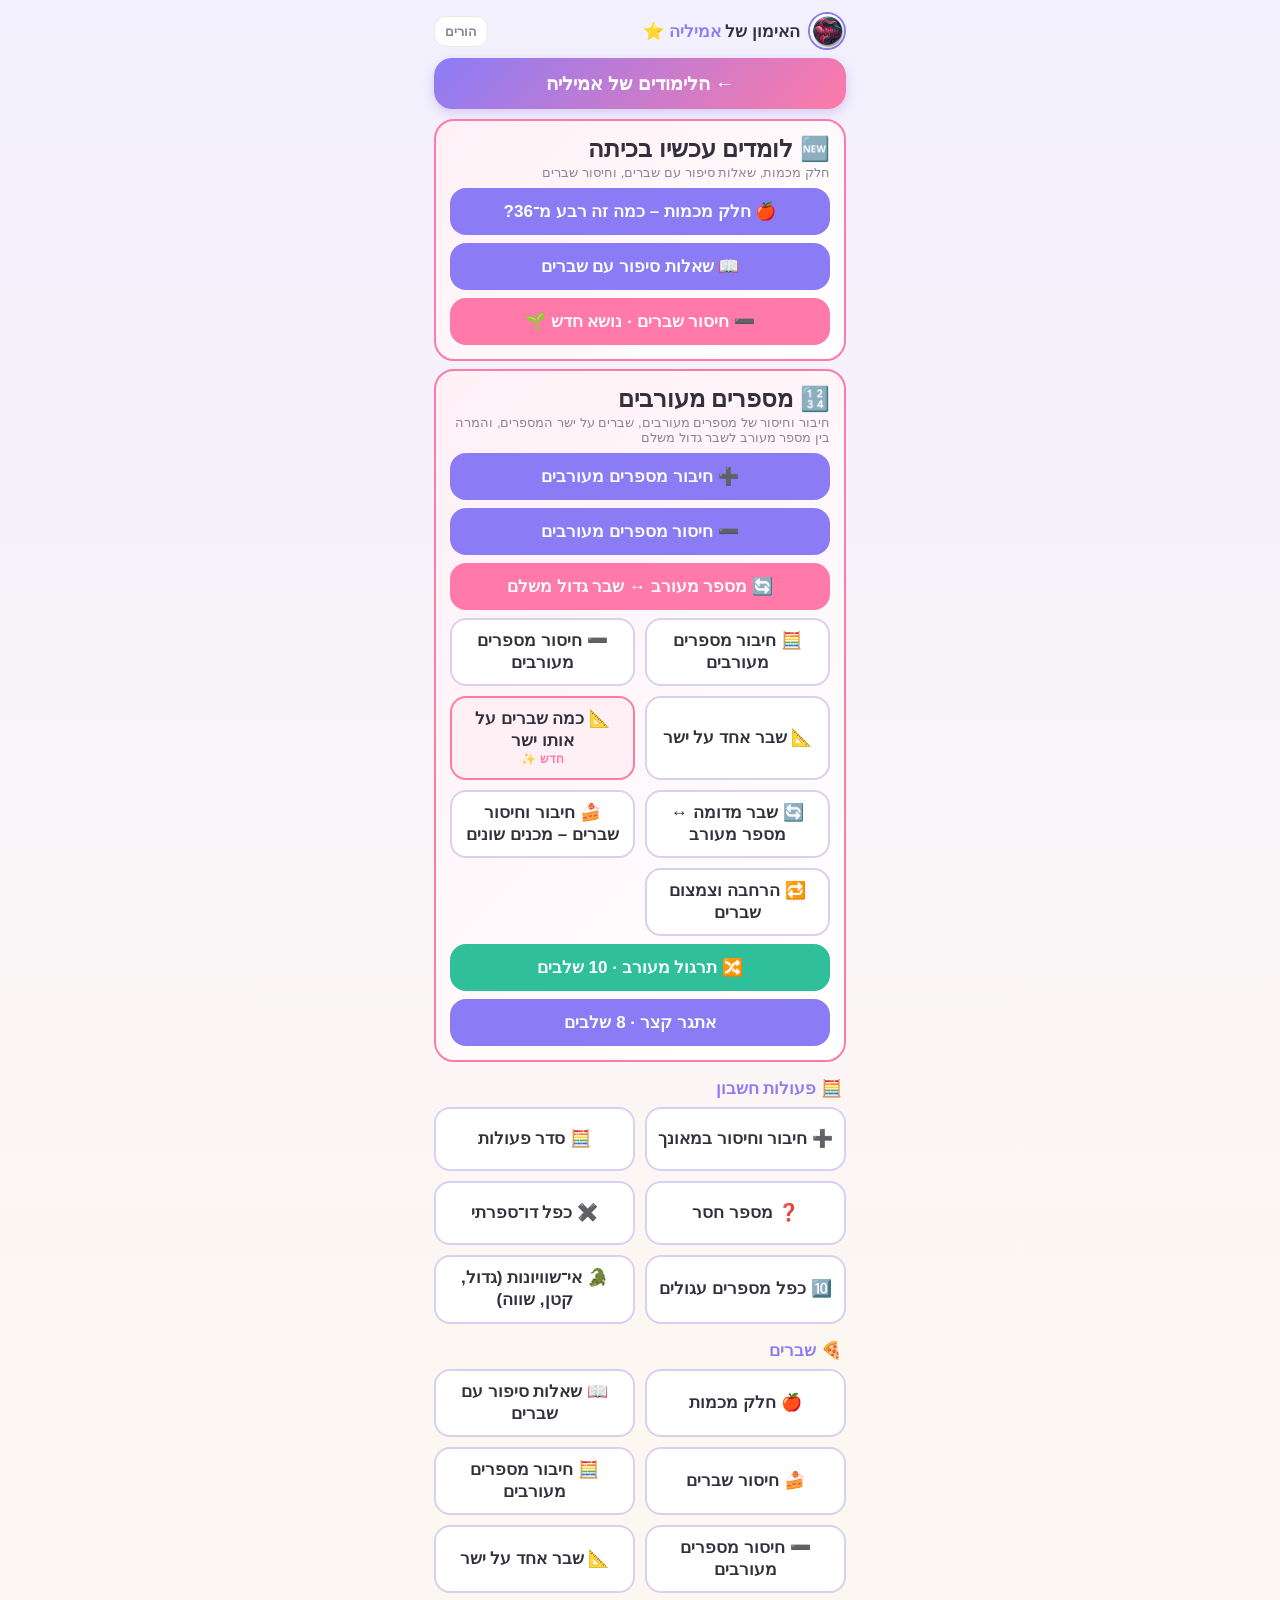
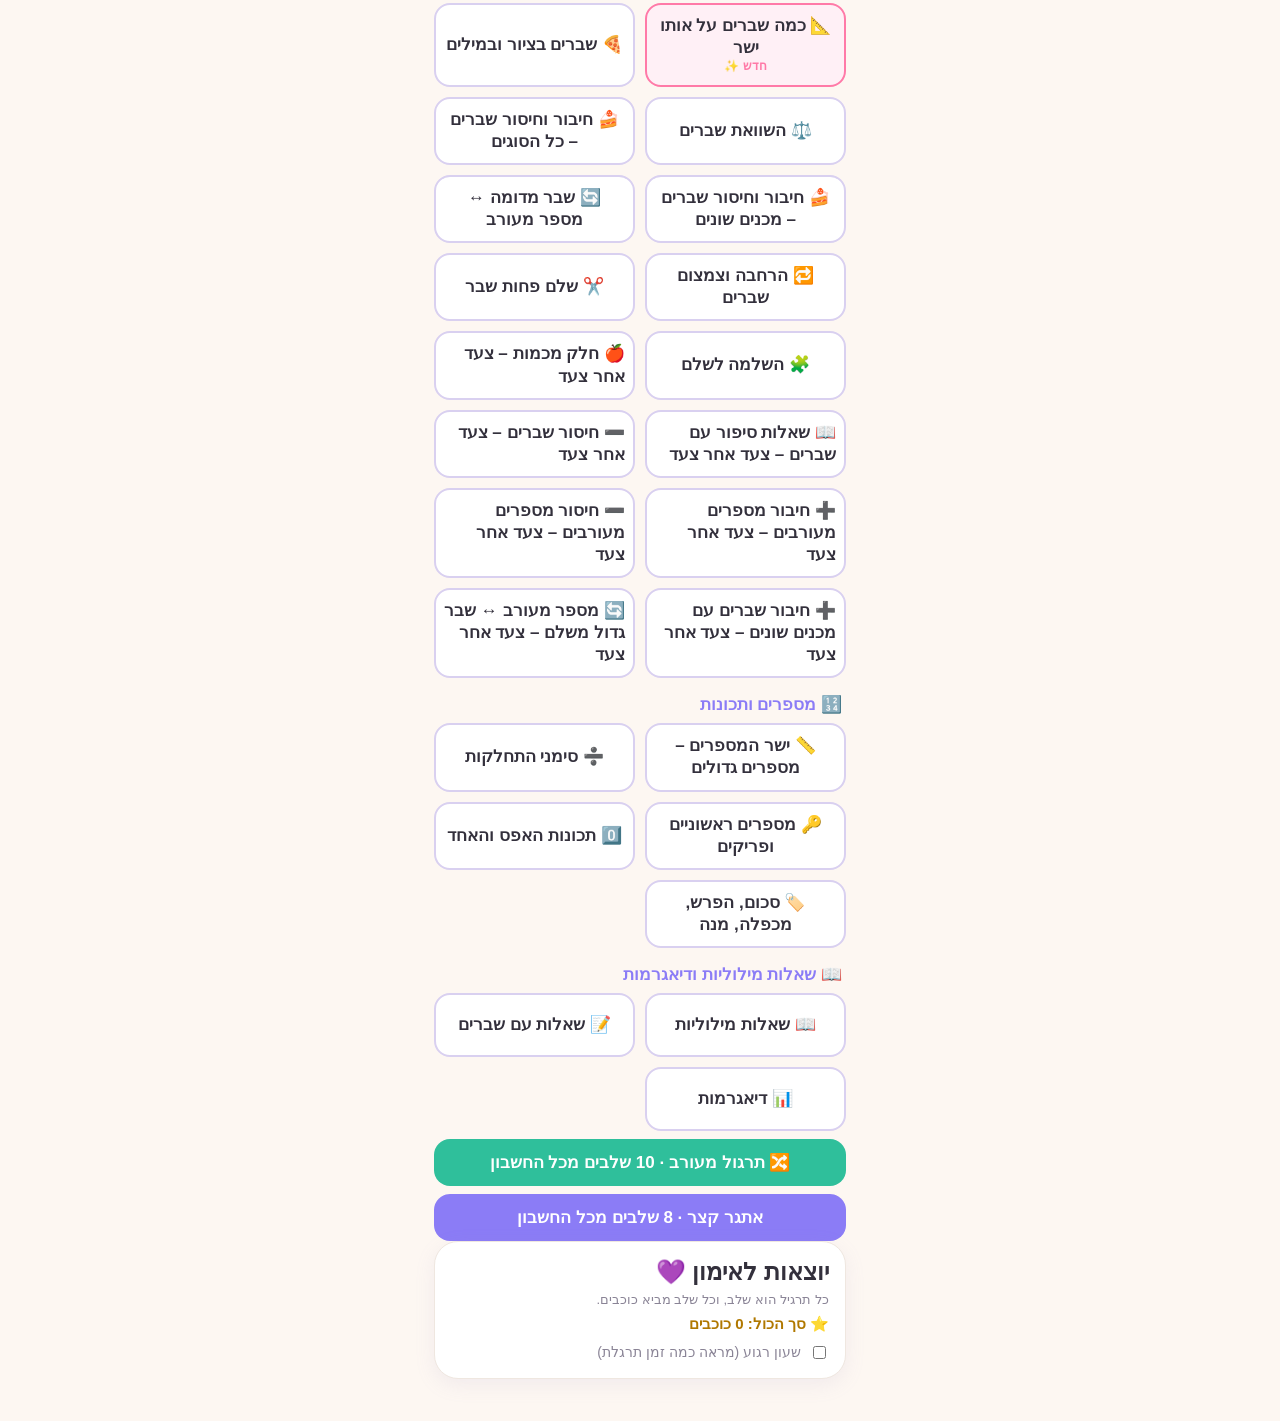
<file: hisur/mivhan/index.html>
<!doctype html><html lang="he" dir="rtl"><head><meta charset="utf-8">
<meta name="viewport" content="width=device-width,initial-scale=1,maximum-scale=1">
<title>האימון של אמיליה ⭐</title>
<style>
:root{--bg:#fdf7f2;--card:#fff;--ink:#33303c;--muted:#8a8496;--pink:#ff7aa8;--pink-d:#e85f8e;--mint:#2fbf9b;--sky:#5aa9f7;--sun:#ffc75a;--bad:#ef5f6b;--line:#efe7e0;--violet:#8b7cf6}
*{box-sizing:border-box;-webkit-tap-highlight-color:transparent}
body{margin:0;background:linear-gradient(180deg,#f3f0ff 0%,var(--bg) 45%);color:var(--ink);font-family:-apple-system,BlinkMacSystemFont,"Segoe UI",Rubik,Arial,sans-serif;text-align:right}
.wrap{max-width:440px;margin:0 auto;padding:12px 14px 30px}
.top{display:flex;justify-content:space-between;align-items:center;margin-bottom:8px;gap:6px}
.brand{display:flex;align-items:center;gap:8px}.logo{width:38px;height:38px;border-radius:50%;object-fit:cover;border:2px solid var(--violet)}
.hello{font-size:17px;font-weight:800}.hello span{color:var(--violet)}
.ghost{background:#fff;border:1px solid var(--line);color:var(--muted);border-radius:12px;padding:7px 10px;font-size:13px;font-weight:700;text-decoration:none}
.card{background:var(--card);border:1px solid var(--line);border-radius:24px;padding:16px;box-shadow:0 6px 20px rgba(160,150,200,.12);margin-bottom:12px}
.ex{display:inline-flex;flex-direction:row;direction:ltr;unicode-bidi:isolate;gap:.28em;align-items:baseline;white-space:nowrap}.ex .tk{unicode-bidi:isolate;direction:ltr}
.expr{text-align:center;font-size:32px;font-weight:800;margin:8px 0;overflow-x:auto}.expr.long{font-size:24px}
.prompt{font-size:19px;line-height:1.55;font-weight:600;margin:4px 0 8px}
.badge{display:inline-block;background:#f2efff;color:var(--violet);border-radius:10px;padding:3px 9px;font-size:12px;font-weight:700}.badge.rv{background:#fff4dc;color:#b07800}
.prog{height:12px;background:#eee8f8;border-radius:8px;overflow:hidden;margin:2px 0 4px}.prog i{display:block;height:100%;background:linear-gradient(90deg,var(--violet),var(--pink));border-radius:8px;transition:width .3s}
.pinfo{display:flex;justify-content:space-between;font-size:13px;color:var(--muted);margin-bottom:8px}
.ans{min-height:58px;border:2px dashed var(--line);border-radius:16px;font-size:34px;font-weight:800;text-align:center;direction:ltr;padding:6px;background:#fffdfa}
.ans.act{border-color:var(--violet);border-style:solid}
.stepsrow{display:flex;gap:8px;align-items:center;margin:6px 0;font-size:13px;color:var(--muted)}
.sbox{flex:1;min-height:40px;border:1.5px dashed #d9d0f0;border-radius:12px;font-size:20px;font-weight:700;text-align:center;direction:ltr;padding:6px;background:#faf8ff}.sbox.act{border-style:solid;border-color:var(--violet)}
.msg{min-height:26px;text-align:center;font-weight:700;margin:8px 0;font-size:16px;line-height:1.45}.msg.ok{color:var(--mint)}.msg.try{color:#b07800}.msg.help{color:var(--pink-d)}.msg.neutral{color:var(--muted)}
.pad{display:grid;grid-template-columns:repeat(3,1fr);gap:8px;direction:ltr}
.key{padding:14px 0;font-size:26px;font-weight:800;background:#fff;border:1px solid var(--line);border-radius:16px;color:var(--ink)}
.key:active{background:#f7f2ee}.key.go{background:var(--mint);border-color:var(--mint);color:#fff;font-size:18px}.key.del{background:#fff2f5;color:var(--pink-d);font-size:20px}
.more{margin:14px 0 6px;background:#fff;border:1px dashed #d9d0f0;border-radius:16px;padding:10px}.more summary{font-size:17px;font-weight:800;color:var(--violet);cursor:pointer;list-style:none}
.log-filters{display:flex;flex-wrap:wrap;gap:8px;margin-bottom:8px}.log-filters select{font:inherit;padding:6px;border-radius:10px;border:1px solid #ccd}
.log-row{border-right:5px solid #e5533d;padding:8px 10px;margin:6px 0;background:#fafafe;border-radius:10px;text-align:right}.log-row summary{display:flex;gap:8px;align-items:center;cursor:pointer;list-style:none;font-size:14px}.log-row summary::-webkit-details-marker{display:none}.log-row summary b{white-space:nowrap;max-width:38%;overflow:hidden;text-overflow:ellipsis}.log-row .fs{flex:1;overflow:hidden;white-space:nowrap;text-overflow:ellipsis}.log-row summary small{color:var(--muted);white-space:nowrap}.log-row summary:after{content:"▾";color:var(--muted)}.log-row[open] summary:after{content:"▴"}
.fq{font-weight:800;margin:10px 0 6px;line-height:1.6}.fstep{border-top:1px dashed var(--line);padding-top:6px;margin-top:6px}.fsn{font-weight:700;color:var(--violet);margin-bottom:4px}.fopts{display:grid;grid-template-columns:1fr 1fr;gap:6px}.fopts.ltr{grid-template-columns:1fr 1fr 1fr;direction:ltr}.fo{position:relative;display:inline-block;padding:8px 6px;border:2px solid var(--line);border-radius:12px;background:#fff;text-align:center;font-weight:700;font-size:15px}.fo.bad{border-color:#e5533d;background:#fdecea}.fo.good{border-color:#22a06b;background:#e7f6ee}.fans{display:flex;flex-wrap:wrap;gap:6px}.fo em,.flg em{font-style:normal;display:inline-block;min-width:20px;height:20px;line-height:20px;border-radius:10px;color:#fff;font-size:12px;margin:0 2px;text-align:center;padding:0 3px;vertical-align:middle}.fo .bd{position:absolute;top:-9px;left:-4px}em.r{background:#e5533d}em.g{background:#22a06b}.ck{color:#22a06b;font-weight:900;margin-right:4px}.flg{font-size:12px;color:var(--muted);margin-top:8px}
.fo.unred{border-color:#e0b000;background:#fff8dc}em.u{background:#e0b000;color:#fff;font-style:normal;border-radius:8px;padding:0 5px;font-size:11px}.ds-unred{color:#9a6b00;font-weight:700}
.ds-sec{font-weight:800;color:var(--violet);margin:10px 4px 2px;font-size:15px}
.ds-tot{display:grid;grid-template-columns:repeat(4,1fr);gap:6px;text-align:center;margin-bottom:8px}.ds-tot div{background:#f4f1ff;border-radius:10px;padding:6px 2px}.ds-tot b{display:block;font-size:18px}.ds-tot small{font-size:11px;color:var(--muted)}.ds-row{display:grid;grid-template-columns:1fr 70px 40px;gap:2px 6px;align-items:center;padding:6px;border-radius:10px;font-size:14px}.ds-row small{grid-column:1/-1;color:var(--muted);font-size:12px}.ds-row.weak{background:#fdecea}.ds-bar{height:8px;background:#eee;border-radius:4px;overflow:hidden}.ds-bar i{display:block;height:100%;background:#22a06b}.ds-row.weak .ds-bar i{background:#e5533d}.up{color:#22a06b}.dn{color:#e5533d}.ds-miss{font-size:14px;background:#fff8e1;border-radius:10px;padding:8px}.ds-tip{font-size:15px;background:#e7f6ee;border-radius:10px;padding:8px;margin-bottom:0}
.sec{display:flex;align-items:center;gap:12px;width:100%;text-align:right;border:2px solid #d9d0f0;background:#fff;border-radius:20px;padding:14px;margin:10px 0;color:#33303c;font-family:inherit;box-shadow:0 3px 10px rgba(120,90,200,.08)}
.sec .si{font-size:34px;width:56px;height:56px;display:flex;align-items:center;justify-content:center;border-radius:16px;background:#f2efff;flex:none}.sec .st{display:flex;flex-direction:column;gap:2px}.sec b{font-size:21px}.sec small{font-size:13px;color:var(--muted);line-height:1.35}.sec em{font-style:normal;font-weight:800;color:var(--pink-d);font-size:14px}
.sec.quiz{border-color:var(--pink);background:linear-gradient(135deg,#fff0f6,#fff)}.sec.quiz .si{background:#ffe0ec}.sec.geo .si{background:#e6f4ff}
.hub{display:block;text-align:center;text-decoration:none;font-weight:800;font-size:19px;color:#fff;background:linear-gradient(135deg,var(--violet),var(--pink));border-radius:18px;padding:14px;margin:6px 0 10px;box-shadow:0 4px 12px rgba(120,90,200,.25)}
.quizbox{border:2px solid var(--pink);background:linear-gradient(135deg,#fff0f6,#fff);border-radius:20px;padding:14px;margin:8px 0 6px}.quizbox .qzd{display:block;font-style:normal;font-weight:800;color:var(--pink-d);font-size:15px;margin-top:2px}
.grp{font-size:17px;margin:16px 4px 2px;color:var(--violet)}.apps{margin-top:16px}.appc{display:flex;align-items:center;gap:10px;padding:12px 14px;margin:8px 0;border-radius:16px;border:2px dashed #cfc6ef;background:#faf8ff;color:#33303c;text-decoration:none;font-weight:800;font-size:17px}.appc span{font-size:26px}.appc small{display:block;font-weight:600;color:var(--muted);font-size:12px}.appc i{margin-right:auto;font-style:normal;color:var(--violet)}
.tgrid{display:grid;grid-template-columns:1fr 1fr;gap:10px;margin:8px 0 6px}.tbtn{min-height:64px;border-radius:16px;border:2px solid #d9d0f0;background:#fff;color:#33303c;font-size:17px;font-weight:800;padding:10px 8px;line-height:1.3}.tbtn.new{border-color:var(--pink);background:#fff0f6}.tbtn small{display:block;color:var(--pink);font-size:12px}
.btn{display:block;width:100%;padding:13px;border-radius:16px;border:none;background:var(--mint);color:#fff;font-size:17px;font-weight:800;margin-top:8px;text-align:center;text-decoration:none}
.btn.pink{background:var(--pink)}.btn.violet{background:var(--violet)}.btn.light{background:#fff;border:1px dashed #d9d0f0;color:var(--violet);font-size:14px;padding:9px}
.hidden{display:none!important}
.nl svg{width:100%;height:auto;direction:ltr}.nl .hit{fill:transparent;cursor:pointer}.nl .tick.sel{stroke:var(--pink-d);stroke-width:4}
.col{direction:ltr;display:grid;justify-content:center;gap:2px 0;font-size:34px;font-weight:800;font-family:ui-monospace,Menlo,Consolas,monospace;margin:6px auto}
.col .c{width:30px;text-align:center}.col .ln{border-top:3px solid var(--ink)}.col .a{color:var(--violet)}
.stars{font-size:15px;font-weight:800;color:#b07800}
.rw{background:#fff8e6;border:1px dashed var(--sun);border-radius:14px;padding:8px 10px;font-size:14px;margin-top:8px}
.modal{position:fixed;inset:0;background:rgba(40,30,60,.5);display:flex;align-items:center;justify-content:center;z-index:9;padding:16px}
.modal .card{width:100%;max-width:400px;text-align:center}
.big{font-size:56px;font-weight:800;color:var(--violet)}
.list div{border-bottom:1px solid var(--line);padding:7px 0;font-size:15px}
table.rk{width:100%;border-collapse:collapse;font-size:13px}table.rk td{padding:4px 2px;border-bottom:1px solid var(--line)}
.muted{color:var(--muted);font-size:13px}
input.pin,input.t{width:100%;font-size:18px;padding:9px;border-radius:12px;border:1px solid var(--line)}input.pin{font-size:28px;text-align:center;direction:ltr}
.tog{display:flex;align-items:center;gap:8px;font-size:14px;color:var(--muted);margin-top:10px}
.fr{display:inline-flex;flex-direction:column;align-items:center;vertical-align:middle;line-height:1.05;font-size:.82em;unicode-bidi:isolate;direction:ltr;margin:0 .1em}.fr span:first-child{border-bottom:2.5px solid currentColor;padding:0 .15em}
.frow{display:flex;align-items:center;justify-content:center;gap:10px;margin:6px 0;direction:ltr}.flab{font-size:22px;font-weight:800;min-width:120px;text-align:right}.fb{width:130px;min-height:50px;font-size:28px;margin:0}
.fin{display:flex;flex-direction:column;align-items:center;gap:4px;margin:6px 0}.fin .fb{width:110px}.fin .fl{width:130px;border-top:4px solid var(--ink)}
.ans.ok{border:2px solid var(--mint);color:var(--mint)}.ans.no{border-color:#f0b0b8}
.opts{display:grid;grid-template-columns:1fr 1fr;gap:8px;margin:8px 0}.opts.ltr{grid-template-columns:1fr 1fr 1fr}.opts.ltr .opt{font-size:30px}
.opt{padding:12px 6px;font-size:17px;font-weight:700;background:#fff;border:2px solid var(--line);border-radius:14px;color:var(--ink);line-height:1.3}.opt.sel{border-color:var(--violet);background:#f2efff}
.mchips{display:flex;flex-wrap:wrap;gap:8px;justify-content:center;margin:6px 0 10px}.mchip{min-width:56px;padding:6px 10px;font-size:20px}.mchip .fr{font-size:20px}.mchip.sel{border-color:var(--pink-d);background:#ffe9f1;box-shadow:0 0 0 3px #ffd0e1}.mchip.placed{border-style:dashed;opacity:.55}.mchip.ok{border-color:#3aa76d;background:#e8f7ee;opacity:1;border-style:solid}
.nl .mpl{pointer-events:none}
.sq{font-weight:700;color:var(--violet);margin:4px 0}
.calm{font-size:12px;color:#a9a3b8;text-align:center}
.guide{text-align:right;margin:8px 0 0;padding-inline-start:22px;line-height:1.9;font-size:15px}
</style></head><body><div class="wrap">
<div class="top"><div class="brand"><img class="logo" src="marina-logo.png?v=1" alt="MARINA"><div class="hello">האימון של <span>אמיליה</span> ⭐</div></div>
<div><button class="ghost" id="bParent">הורים</button></div></div>

<div id="vStart">
 <a class="hub" id="bHub" href="../../">← הלימודים של אמיליה</a>
 <button class="btn pink hidden" id="bResume">▶️ להמשיך מאיפה שעצרת</button>
 <div id="homeMain">
  <div class="quizbox" id="nowBox"><h2 style="margin:0 0 2px">🆕 לומדים עכשיו בכיתה</h2><div class="muted">חלק מכמות, שאלות סיפור עם שברים, וחיסור שברים</div>
   <a class="btn violet" id="bNowQty" href="?section=fracqty">🍎 חלק מכמות – כמה זה רבע מ־36?</a>
   <a class="btn violet" id="bNowWord" href="?section=fracword">📖 שאלות סיפור עם שברים</a>
   <a class="btn pink" id="bNowSub" href="?section=fracsub">➖ חיסור שברים · נושא חדש 🌱</a>
  </div>
  <div class="quizbox hidden" id="quizBox"><h2 id="qzTitle" style="margin:0 0 2px"></h2><div class="muted" id="qzWhat"></div><em class="qzd" id="qzDate"></em>
   <a class="btn violet" id="bQzMixadd" href="?section=mixadd">➕ חיבור מספרים מעורבים</a>
   <a class="btn violet" id="bQzMixsub" href="?section=mixsub">➖ חיסור מספרים מעורבים</a>
   <a class="btn pink" id="bQzFocus" href="?section=mixf">🔄 מספר מעורב ↔ שבר גדול משלם</a>
   <div class="tgrid" id="qzGrid"></div>
   <button class="btn" id="bQzMix">🔀 תרגול מעורב · 10 שלבים</button>
   <button class="btn violet" id="bQzTest">אתגר קצר · 8 שלבים</button></div>
  <div id="mathBody"></div>
  <button class="btn" id="bMathMix">🔀 תרגול מעורב · 10 שלבים מכל החשבון</button>
  <button class="btn violet" id="bMathTest">אתגר קצר · 8 שלבים מכל החשבון</button>
 </div>
 <div id="secPanel" class="hidden">
  <button class="ghost" id="bSecBack" style="margin:6px 0">→ לתרגול החשבון</button>
  <h2 id="secTitle" style="margin:6px 4px 2px"></h2><div class="muted" id="secSub" style="margin:0 4px 6px"></div>
  <button class="btn" id="bSecMix">🔀 תרגול מעורב</button>
  <button class="btn violet" id="bSecTest">אתגר קצר · 8 שלבים</button>
  <div id="secBody"></div>
 </div>
 <div class="card"><h2 style="margin:0 0 6px">יוצאות לאימון 💜</h2>
 <div class="muted">כל תרגיל הוא שלב, וכל שלב מביא כוכבים.</div>
 <div class="stars" id="starLine" style="margin-top:8px"></div><div class="rw hidden" id="rwLine"></div>
 <label class="tog"><input type="checkbox" id="tTimer"> שעון רגוע (מראה כמה זמן תרגלת)</label></div>
</div>

<div id="vPlay" class="hidden">
 <button class="ghost" id="bAll" style="margin-bottom:8px">→ לכל הנושאים</button>
 <div class="prog"><i id="pBar" style="width:0"></i></div>
 <div class="pinfo"><span id="pCount">1/10</span><span class="stars" id="pStars"></span></div>
 <div class="card">
  <span class="badge" id="qType"></span> <span class="badge rv hidden" id="qRv">חזרה</span>
  <div class="prompt" id="qPrompt"></div>
  <div class="expr" id="qExpr"></div>
  <div class="nl hidden" id="qNL"></div>
  <div class="col hidden" id="qCol"></div>
  <div class="stepsrow hidden" id="qSteps"><span>חישוב ביניים:</span><div class="sbox" data-b="s0"></div><div class="sbox" data-b="s1"></div></div>
  <div class="sq hidden" id="qSq"></div><div id="qSt" class="hidden"></div>
  <div class="ans act" id="qAns" data-b="ans"></div>
  <div class="msg" id="qMsg"></div>
  <div class="pad" id="pad"></div>
  <button class="btn hidden" id="bNext">לתרגיל הבא ←</button>
 </div>
 <div class="calm hidden" id="calm"></div>
</div>

<div id="vEnd" class="hidden">
 <div class="card"><h2 style="margin:0" id="endTitle">כל הכבוד! 🎉</h2><div id="endStats" style="font-size:17px;margin-top:8px;line-height:1.6"></div></div>
 <div class="card hidden" id="endHelp"></div>
 <button class="btn violet" id="bMore">🔁 עוד סיבוב – תרגילים חדשים</button>
 <a class="btn pink" id="bReport" target="_blank">שלחי דוח לאמא בוואטסאפ</a>
 <button class="btn light" id="bHome">למסך הראשי</button>
</div>

<div id="vPin" class="hidden"><div class="card"><h3 style="margin-top:0">מסך הורים</h3><input class="pin" id="pin" type="password" inputmode="numeric" placeholder="קוד"><button class="btn" id="bPinOk">כניסה</button><button class="btn light" id="bPinBack">חזרה</button></div></div>
<div id="vParent" class="hidden">
 <div class="card" id="pDay"></div>
 <div class="card" id="pAtt"></div>
 <div class="card" id="pFail"></div>
 <div class="card" id="pRank"></div>
 <div class="card"><h3 style="margin-top:0">פרס בבית (לא חובה)</h3><div class="muted">כמה כוכבים צריך, ומה הפרס:</div>
  <input class="t" id="rwGoal" type="number" inputmode="numeric" placeholder="למשל 50" style="margin-top:6px;direction:ltr"><input class="t" id="rwText" placeholder="למשל: גלידה עם אמא" style="margin-top:6px"><button class="btn" id="bRw">שמירה</button><div class="muted" id="rwMsg"></div></div>
 <div class="card"><h3 style="margin-top:0">היסטוריה</h3><div id="pHist"></div></div>
 <div class="card" style="text-align:center"><div class="muted" id="syncLbl">לא מסונכרן</div><button class="btn light" id="bCloud">רענון מהענן ↻</button></div>
 <button class="btn light" id="bParentBack">חזרה</button><div class="muted" id="verLbl" style="text-align:center;margin-top:8px"></div>
</div>
</div>

<div class="modal hidden" id="mBreak"><div class="card"><h2 style="margin-top:0">הפסקת תנועה? 🤸</h2>
 <div id="brTxt" style="font-size:17px">10 קפיצות במקום, 5 סיבובי ידיים, ולשתות מים.</div><div class="big hidden" id="brCnt">45</div>
 <button class="btn" id="bBrGo">יאללה, זזות!</button><button class="btn light" id="bBrSkip">דלגי, ממשיכות</button></div></div>

<script src="../seder/engine.js?v=2026-11-27a"></script>
<script src="engine.js?v=2026-11-27a"></script>
<script>
var APPVER="2026-11-27a",KEY="mivhan_emilia_v1",PIN="2604",WA="972528995094",CAP=180000,M=Mivhan,S=Seder;
var $=function(i){return document.getElementById(i);};
function load(){try{var d=JSON.parse(localStorage.getItem(KEY));if(d&&d.hist)return d;}catch(e){}return {hist:[],review:[],stars:0,counts:{},last:[],reward:null,settings:{}};}
var db=load();db.review=db.review||[];db.counts=db.counts||{};db.settings=db.settings||{};db.stars=db.stars||0;
function save(){try{localStorage.setItem(KEY,JSON.stringify(db));}catch(e){}}
function jdate(d){return new Date(d).toLocaleDateString("en-CA",{timeZone:"Asia/Jerusalem"});}
function addDays(day,n){var d=new Date(day+"T12:00:00Z");d.setUTCDate(d.getUTCDate()+n);return d.toISOString().slice(0,10);}
function toks(str){return String(str).replace(/\(/g,"( ").replace(/\)/g," )").replace(/__/g," __ ").trim().split(/\s+/).map(function(t){var m=t.match(/^(\d+|□)\/(\d+|□)$/);return '<span class="tk">'+(m?FR(m[1],m[2]):t)+'</span>';}).join("");}
function X(str){return '<span class="ex" dir="ltr">'+toks(str)+'</span>';}
function show(id){["vStart","vPlay","vEnd","vPin","vParent"].forEach(function(v){$(v).classList.toggle("hidden",v!==id);});}
function itemText(it){if(it.topic==="col")return S.fmt(it.col.a)+" "+it.col.op+" "+S.fmt(it.col.b);if(it.topic==="word")return it.prompt;
 if(it.topic==="nl"){var L=it.nl;return (L.mode==="read"?"קריאת נקודה על ישר ":"מיקום "+it.expr+" על ישר ")+S.fmt(L.start)+"–"+S.fmt(L.start+L.n*L.step);}
 if(it.fnl&&it.fnl.mode==="multi")return "מיקום כמה שברים על ישר 0–"+(it.fnl.N?it.fnl.N+"/"+it.fnl.d:it.fnl.u)+": "+it.ans;
 if(it.fnl)return (it.fnl.mode==="read"?"קריאת שבר על ישר ":"מיקום "+it.expr+" על ישר ")+"0–"+(it.fnl.N?it.fnl.N+"/"+it.fnl.d:it.fnl.u);
 if(it.pic)return "איזה חלק צבוע (ציור עם "+it.pic.sh.length+" חלקים)";
 if(it.chart)return it.prompt+" (דיאגרמה)";
 if(it.topic==="fword"||it.topic==="geo"||!it.expr)return (it.prompt||"").replace(/[{}]/g,"");return it.expr;}
function itemMath(it){return it.topic==="col"?S.fmt(it.col.a)+" "+it.col.op+" "+S.fmt(it.col.b):(["seder","miss","mul","fops","fcmp","fexp","wmin","comp1","ineq","zero1","round","mixf","mixadd","mixsub","fracsub"].indexOf(it.topic)>=0)?it.expr:"";}
function norm(q){if(!q.stages)q.stages=[q.topic==="nl"&&q.sub==="place"?{t:"tick",ans:q.ans}:{t:"fields",fields:[{lab:"",want:q.ans}]}];return q;}
// ---------- timer (active time only)
function vis(){return document.visibilityState!=="hidden";}
function tStart(q){if(q&&!q.outcome&&q.runStart==null&&vis()&&$("mBreak").classList.contains("hidden"))q.runStart=Date.now();}
function tPause(q){if(q&&q.runStart!=null){q.act=(q.act||0)+Date.now()-q.runStart;q.runStart=null;}}
function tEl(q){return (q.act||0)+(q.runStart!=null?Date.now()-q.runStart:0);}
function cur(){return ses&&ses[idx]&&!$("vPlay").classList.contains("hidden")?ses[idx]:null;}
document.addEventListener("visibilitychange",function(){var q=cur();if(!q)return;if(vis())tStart(q);else{tPause(q);hiddenCount++;persist();}});
window.addEventListener("pagehide",function(){var q=cur();if(q){tPause(q);persist();}});
function dur(t){var m=t/60000;if(m<0.4)return "פחות מחצי דקה";if(m<0.75)return "חצי דקה";var h=Math.round(m*2)/2;return h===1?"דקה אחת":h+" דקות";}
function ms(it){return Math.min(it.total_ms||0,CAP);}
// ---------- session
var ses=null,idx=0,mode="practice",sesId=null,done=false,tries=0,box="ans",inputs={},sel=[],hiddenCount=0,brk={offered:false,taken:false},sesStars=0,round=1;
function stats(days){var st={};db.hist.slice(0,days||12).forEach(function(r){(r.items||[]).forEach(function(it){var o=st[it.topic]=st[it.topic]||{n:0,tries:0,ms:0,help:0,first:0};o.n++;o.tries+=it.tries||1;o.ms+=ms(it);if(it.outcome==="needs_help")o.help++;if(it.outcome==="correct_first")o.first++;});});return st;}
function dueReview(){var today=jdate(Date.now());return db.review.filter(function(r){return r.due.length&&r.due[0]<=today;}).slice(0,3);}
var only=null,exam=false;function start(m,tp,ex){mode=m;only=tp||null;exam=ex&&!only?(ex===true?"quiz":ex):false;var test=m==="test",rv=test?[]:dueReview();
 ses=M.session({n:exam==="mixf"?12:test?8:10,test:test,only:only,exam:!!exam,sec:typeof exam==="string"?exam:undefined,stats:stats(),counts:db.counts,review:rv.map(function(r){return r.item;}),prevKeys:db.last});
 if(!test)rv.forEach(function(r){if(ses.some(function(q){return q.key===r.item.key;}))r.due.shift();});
 db.review=db.review.filter(function(r){return r.due.length;});
 ses.forEach(norm);db.last=ses.map(function(q){return q.key;});sesId=Date.now().toString(36);idx=0;sesStars=0;hiddenCount=0;brk={offered:false,taken:false};
 playView="vPlay";go({v:"play"},"push");show("vPlay");render();persist();}
function drawCol(q,typed){var a=String(q.col.a),b=String(q.col.b),w=Math.max(a.length,b.length,String(q.ans).length)+1;
 var row=function(s,cls){var r="";s=Array(w-s.length+1).join(" ")+s;for(var i=0;i<w;i++)r+='<div class="c '+(cls||"")+'">'+(s[i]===" "?"":s[i])+'</div>';return r;};
 var c=$("qCol");c.style.gridTemplateColumns="repeat("+w+",30px)";
 c.innerHTML=row(a)+row(q.col.op+Array(w-b.length).join(" ")+b)+'<div class="ln" style="grid-column:1/-1"></div>'+row(typed||"","a");
 // fix op row: op at far left
 var cells=c.querySelectorAll(".c");var top=w;var opRow=[].slice.call(cells,w,2*w);var bs=Array(w-b.length+1).join(" ")+b;opRow.forEach(function(d,i){d.textContent=bs[i]===" "?"":bs[i];});opRow[0].textContent=q.col.op;}
function fa(v){return typeof v==="number"?S.fmt(v):String(v);}
function FR(n,d){return '<span class="fr"><span>'+n+'</span><span>'+d+'</span></span>';}
function PH(s){return esc(s).replace(/\{(?:(\d+) )?(\d+)\/(\d+)\}/g,function(m,w,n,d){return '<span class="ex" dir="ltr">'+(w?'<span>'+w+'</span>':"")+FR(n,d)+'</span>';});}
function stg(q){return q.stages[q.si||0];}
function render(keep){var q=ses[idx];if(!keep||!q.entries){q.act=0;q.entries=[];q.alog=[];q.si=0;q.wrong=0;q.okf=null;}q.si=q.si||0;q.wrong=q.wrong||0;q.runStart=null;done=!!q.outcome;sel=[];
 $("pBar").style.width=(100*idx/ses.length)+"%";$("pCount").textContent=(exam&&M.SECN[exam]?M.SECN[exam]+" · ":"")+(mode==="test"?"אתגר קצר · ":only?((M.entry(only)||[])[3]||M.label(only))+" · ":"")+"שלב "+(idx+1)+" מתוך "+ses.length;$("pStars").textContent="⭐ "+sesStars;
 $("qType").textContent=M.LABELS[q.topic];$("qRv").classList.toggle("hidden",!q.review);
 $("qPrompt").innerHTML=PH(q.prompt);var e=$("qExpr");e.innerHTML=q.expr?X(q.expr):"";e.classList.toggle("long",(q.expr||"").length>20);
 $("qPrompt").style.fontSize=q.topic==="word"||q.topic==="fword"||q.topic==="fracword"||q.topic==="fracqty"?"19px":"16px";
 var sv=q.topic==="nl"?nlSVG(q):q.pic?picSVG(q.pic):q.fnl?fnlSVG(q.fnl):q.geo?geoSVG(q.geo):q.chart?chartSVG(q.chart):"";
 var nl=$("qNL");nl.classList.toggle("hidden",!sv);nl.innerHTML=sv;
 var c=$("qCol");c.classList.toggle("hidden",q.topic!=="col");if(q.topic==="col")drawCol(q,"");
 $("qSteps").classList.toggle("hidden",!(q.stepBoxes>0)||mode==="test");document.querySelector('[data-b="s1"]').classList.toggle("hidden",q.stepBoxes<2);
 $("qMsg").textContent="";$("qMsg").className="msg";$("bNext").classList.toggle("hidden",!done);
 renderStage();updCalm();tStart(q);}
function renderStage(){var q=ses[idx],st=stg(q)||q.stages[q.stages.length-1],t=st.t,c=$("qSt");inputs={ans:"",s0:"",s1:""};box="ans";sel=[];
 var single=t==="fields"&&st.fields.length===1&&!st.fields[0].lab;
 var sq=st.q||(st.red?"זכרי לצמצם את התשובה עד הסוף."+(st.whole?" יצא מספר שלם? כתבי רק למעלה.":""):st.whole?"תשובה שלמה (כמו 1 או 2)? אפשר לכתוב רק למעלה. שבר שווה גם נחשב נכון.":"");$("qSq").innerHTML=PH(sq);$("qSq").classList.toggle("hidden",!sq);
 $("qAns").classList.toggle("hidden",!single||q.topic==="col");$("pad").classList.toggle("hidden",!(t==="fields"||t==="frac")||done);
 var h="";
 if(t==="fields"&&!single){if(!q.okf)q.okf=st.fields.map(function(){return false;});h=st.fields.map(function(f,i){return '<div class="frow"><span class="flab">'+X(f.lab)+'</span><div class="ans fb'+(q.okf[i]?" ok":"")+'" data-b="f'+i+'">'+(q.okf[i]?fa(f.want):"")+'</div></div>';}).join("");
  var fi=q.okf.indexOf(false);box="f"+(fi<0?0:fi);st.fields.forEach(function(f,i){inputs["f"+i]="";});}
 else if(t==="frac"){h='<div class="fin" dir="ltr"><div class="ans fb" data-b="n"></div><div class="fl"></div><div class="ans fb" data-b="d"></div></div>';inputs.n="";inputs.d="";box="n";}
 else if(t==="choice"||t==="multi"){h='<div class="opts'+(st.ltr?" ltr":"")+'">'+st.opts.map(function(o,i){return '<button class="opt" data-o="'+i+'">'+(st.ltr?'<span dir="ltr">'+esc(o)+'</span>':esc(o))+'</button>';}).join("")+'</div>'+(t==="multi"?'<button class="btn" id="bMulti">בדיקה</button>':"");}
 if(t==="mtick"){if(!q.okf)q.okf=st.ks.map(function(){return false;});q.mp=st.ks.map(function(k,i){return q.okf[i]?k:null;});q.msel=q.mp.indexOf(null);h='<div class="mchips" id="mChips"></div><button class="btn" id="bMT">בדיקה</button>';}
 c.innerHTML=h;c.classList.toggle("hidden",!h);if(t==="mtick")drawMT();
 [].forEach.call(document.querySelectorAll("[data-b]"),function(b){b.classList.toggle("act",b.dataset.b===box);b.onclick=function(){if(done)return;box=b.dataset.b;[].forEach.call(document.querySelectorAll("[data-b]"),function(x){x.classList.toggle("act",x===b);});};});
 [].forEach.call(c.querySelectorAll(".opt"),function(b){b.onclick=function(){if(done)return;var i=+b.dataset.o;if(t==="choice"){[].forEach.call(c.querySelectorAll(".opt"),function(x){x.classList.toggle("sel",x===b);});check(i,st.opts[i]);}else{var k=sel.indexOf(i);if(k<0)sel.push(i);else sel.splice(k,1);b.classList.toggle("sel");$("qMsg").textContent="";}};});
 if(t==="multi")$("bMulti").onclick=function(){if(done)return;if(!sel.length){msg("בחרי לפחות תשובה אחת","neutral");return;}check(sel.slice().sort(),sel.map(function(i){return st.opts[i];}).join("+"));};
 if(t==="tick")[].forEach.call($("qNL").querySelectorAll(".hit"),function(hh){hh.onclick=function(){if(done)return;$("qNL").querySelectorAll(".tick").forEach(function(x){x.classList.remove("sel");});$("qNL").querySelector('.tick[data-i="'+hh.dataset.i+'"]').classList.add("sel");check(+hh.dataset.i,"שנתה "+hh.dataset.i);};});
 if(done)c.querySelectorAll("button").forEach(function(b){b.disabled=true;});}
// several fractions on one line: tap a chip, then tap its tick
function drawMT(){var q=ses[idx],st=stg(q)||q.stages[q.stages.length-1],L=q.fnl;$("qNL").innerHTML=fnlSVG(L,q.mp,q.okf);
 $("mChips").innerHTML=st.ks.map(function(k,i){return '<button class="opt mchip'+(q.okf[i]?" ok":q.mp[i]!=null?" placed":"")+(i===q.msel&&!done?" sel":"")+'" data-c="'+i+'"'+(done||q.okf[i]?" disabled":"")+'><span dir="ltr">'+FR(k,st.d)+'</span></button>';}).join("");
 [].forEach.call($("mChips").querySelectorAll(".mchip"),function(b){b.onclick=function(){if(done)return;var i=+b.dataset.c;if(q.okf[i])return;q.msel=q.msel===i?-1:i;$("qMsg").textContent="";drawMT();};});
 [].forEach.call($("qNL").querySelectorAll(".hit"),function(hh){hh.onclick=function(){if(done)return;var k=+hh.dataset.i,there=q.mp.indexOf(k);
  if(q.msel<0||q.msel==null){if(there>=0&&!q.okf[there]){q.msel=there;drawMT();}else msg("קודם בחרי שבר מהשברים שמתחת לישר 👇","neutral");return;}
  if(there>=0&&q.okf[there]){msg("כאן כבר יש שבר במקום הנכון ✓","neutral");return;}
  if(there>=0)q.mp[there]=null;q.mp[q.msel]=k;$("qMsg").textContent="";
  var nx=-1;for(var j=1;j<=q.mp.length;j++){var c=(q.msel+j)%q.mp.length;if(q.mp[c]==null&&!q.okf[c]){nx=c;break;}}q.msel=nx;drawMT();};});
 var bt=$("bMT");if(bt){bt.disabled=done;bt.classList.toggle("hidden",done);bt.onclick=function(){if(done)return;if(q.mp.some(function(k){return k==null;})){msg("מקמי את כל השברים על הישר ואז לחצי «בדיקה»","neutral");return;}
  check(q.mp.slice(),st.ks.map(function(k,i){return q.okf[i]?null:k+"/"+st.d+"→"+q.mp[i]+"/"+st.d;}).filter(Boolean).join(" , "));};}}
function msg(t,c){$("qMsg").textContent=t;$("qMsg").className="msg "+c;}
var NL0=24,NL1=336;
function nlSVG(q){var L=q.nl,x0=NL0,x1=NL1,w=(x1-x0)/L.n,h='<svg viewBox="0 0 360 120" dir="ltr" xmlns="http://www.w3.org/2000/svg" font-family="Arial" font-weight="700">';
 h+='<line x1="'+(x0-14)+'" y1="62" x2="'+(x1+14)+'" y2="62" stroke="#33303c" stroke-width="3"/>';
 for(var i=0;i<=L.n;i++){var x=x0+i*w,big=i===0||i===L.n;h+='<line class="tick" data-i="'+i+'" x1="'+x+'" y1="'+(big?48:52)+'" x2="'+x+'" y2="'+(big?76:72)+'" stroke="#33303c" stroke-width="'+(big?3:2)+'"/>';
  if(L.mode==="place"&&i>0&&i<L.n)h+='<rect class="hit" data-i="'+i+'" x="'+(x-w/2)+'" y="30" width="'+w+'" height="60"/>';}
 var lab=function(i,anchor){return '<text class="lbl" x="'+(x0+i*w)+'" y="100" font-size="13" text-anchor="'+anchor+'" direction="ltr">'+S.fmt(L.start+i*L.step)+'</text>';};
 h+=lab(0,"start")+lab(L.n,"end");if(L.mid)h+=lab(5,"middle");
 if(L.mode==="read"){var xm=x0+L.mark*w;h+='<path class="arrow" d="M'+xm+' 46 L'+(xm-8)+' 28 L'+(xm+8)+' 28 Z" fill="#e85f8e"/>';}
 return h+'</svg>';}
function fnlSVG(L,pl,okf){var N=L.N||L.u*L.d,lab=L.lab||null,x0=NL0,x1=NL1,w=(x1-x0)/N,mu=L.mode==="multi",TOP=mu?40:0,h='<svg viewBox="0 0 360 '+((lab?132:120)+TOP)+'" dir="ltr" xmlns="http://www.w3.org/2000/svg" font-family="Arial" font-weight="700">'+(mu?'<g transform="translate(0,'+TOP+')">':"");
 h+='<line x1="'+(x0-10)+'" y1="62" x2="'+(x1+10)+'" y2="62" stroke="#33303c" stroke-width="3"/>';
 for(var i=0;i<=N;i++){var x=x0+i*w,big=lab?lab.indexOf(i)>=0:i%L.d===0;h+='<line class="tick" data-i="'+i+'" x1="'+x+'" y1="'+(big?46:52)+'" x2="'+x+'" y2="'+(big?78:72)+'" stroke="#33303c" stroke-width="'+(big?3:2)+'"/>';
  if(big&&!lab)h+='<text class="lbl" x="'+x+'" y="102" font-size="18" text-anchor="middle">'+(i/L.d)+'</text>';
  if(big&&lab)h+=i===0?'<text class="lbl" x="'+x+'" y="108" font-size="18" text-anchor="middle">0</text>':'<text class="lbl" x="'+x+'" y="98" font-size="15" text-anchor="middle">'+i+'</text><line x1="'+(x-10)+'" y1="103" x2="'+(x+10)+'" y2="103" stroke="#33303c" stroke-width="2"/><text class="lbl" x="'+x+'" y="120" font-size="15" text-anchor="middle">'+L.d+'</text>';
  if(L.mode==="place"&&!big)h+='<rect class="hit" data-i="'+i+'" x="'+(x-w/2)+'" y="30" width="'+w+'" height="60"/>';}
 if(L.mode==="read"){var xm=x0+L.k*w;h+='<path class="arrow" d="M'+xm+' 44 L'+(xm-8)+' 26 L'+(xm+8)+' 26 Z" fill="#e85f8e"/>';}
 if(mu){h+='</g>';(pl||[]).forEach(function(k,c){if(k==null)return;var x=x0+k*w,col=okf&&okf[c]?"#2e8b57":"#7a5cf0",n=L.ks[c];
   h+='<g class="mpl" fill="'+col+'" stroke="none"><line x1="'+x+'" y1="38" x2="'+x+'" y2="'+(TOP+44)+'" stroke="'+col+'" stroke-width="2" stroke-dasharray="3 2"/><path d="M'+x+' '+(TOP+47)+' L'+(x-4)+' '+(TOP+39)+' L'+(x+4)+' '+(TOP+39)+' Z"/><text x="'+x+'" y="14" font-size="13" text-anchor="middle">'+n+'</text><line x1="'+(x-8)+'" y1="18" x2="'+(x+8)+'" y2="18" stroke="'+col+'" stroke-width="1.6"/><text x="'+x+'" y="31" font-size="13" text-anchor="middle">'+L.d+'</text></g>';});
  for(var j=0;j<=N;j++){var big2=lab?lab.indexOf(j)>=0:j%L.d===0;if(!big2)h+='<rect class="hit" data-i="'+j+'" x="'+(x0+j*w-w/2)+'" y="0" width="'+w+'" height="'+(TOP+92)+'"/>';}}
 return h+'</svg>';}
function picSVG(p){var d=p.sh.length,h='<svg viewBox="0 0 360 150" xmlns="http://www.w3.org/2000/svg">',F="#ff9cbf",E="#fff";
 if(p.shape==="pie"){var cx=180,cy=75,r=66;for(var i=0;i<d;i++){var a0=-Math.PI/2+2*Math.PI*i/d,a1=a0+2*Math.PI/d;
  h+='<path d="M'+cx+' '+cy+' L'+(cx+r*Math.cos(a0)).toFixed(1)+' '+(cy+r*Math.sin(a0)).toFixed(1)+' A'+r+' '+r+' 0 0 1 '+(cx+r*Math.cos(a1)).toFixed(1)+' '+(cy+r*Math.sin(a1)).toFixed(1)+' Z" fill="'+(p.sh[i]?F:E)+'" stroke="#33303c" stroke-width="2.5"/>';}}
 else{var W=300/d;for(var j=0;j<d;j++)h+='<rect x="'+(30+j*W)+'" y="45" width="'+W+'" height="60" fill="'+(p.sh[j]?F:E)+'" stroke="#33303c" stroke-width="2.5"/>';}
 return h+'</svg>';}
function geoSVG(g){var P=g.pts,k=P.length,cx=0,cy=0,h='<svg viewBox="0 0 360 210" xmlns="http://www.w3.org/2000/svg" font-family="Arial" font-weight="800">';P.forEach(function(p){cx+=p[0]/k;cy+=p[1]/k;});
 for(var i=0;i<k;i++){var a=P[i],b=P[(i+1)%k];h+='<line x1="'+a[0]+'" y1="'+a[1]+'" x2="'+b[0]+'" y2="'+b[1]+'" stroke="'+(i===g.hl?"#e85f8e":"#33303c")+'" stroke-width="'+(i===g.hl?6:3)+'" stroke-linecap="round"/>';}
 P.forEach(function(p,i){var dx=p[0]-cx,dy=p[1]-cy,l=Math.sqrt(dx*dx+dy*dy)||1;h+='<circle cx="'+p[0]+'" cy="'+p[1]+'" r="4" fill="#8b7cf6"/><text x="'+(p[0]+dx/l*18).toFixed(1)+'" y="'+(p[1]+dy/l*18+7).toFixed(1)+'" font-size="20" text-anchor="middle" fill="#8b7cf6">'+g.labels[i]+'</text>';});
 return h+'</svg>';}
function chartSVG(C){var h='<svg viewBox="0 0 360 230" xmlns="http://www.w3.org/2000/svg" font-family="Arial" font-weight="700"><text x="180" y="18" font-size="15" text-anchor="middle" direction="rtl">'+C.title+'</text>';
 if(C.kind==="bar"){var mx=Math.max.apply(0,C.vals),top=Math.ceil(mx/C.step)*C.step,lines=top/C.step,gs=lines>10?2:1,y0=190,H=155,x0=320;
  for(var i=0;i<=lines;i+=gs){var y=y0-H*i/lines;h+='<line x1="40" y1="'+y+'" x2="'+x0+'" y2="'+y+'" stroke="#e5dff0"/><text x="'+(x0+6)+'" y="'+(y+5)+'" font-size="12">'+(i*C.step)+'</text>';}
  C.vals.forEach(function(v,j){var bx=60+j*64,bh=H*v/top;h+='<rect x="'+bx+'" y="'+(y0-bh)+'" width="40" height="'+bh+'" fill="#8b7cf6" rx="4"/><text x="'+(bx+20)+'" y="'+(y0+20)+'" font-size="14" text-anchor="middle">'+C.cats[j]+'</text>';});
  h+='<line x1="40" y1="'+y0+'" x2="'+x0+'" y2="'+y0+'" stroke="#33303c" stroke-width="2"/>';}
 else{C.vals.forEach(function(v,j){var y=50+j*40;h+='<text x="318" y="'+(y+6)+'" font-size="15" text-anchor="middle">'+C.cats[j]+'</text>';for(var s=0;s<v/C.step;s++)h+='<text x="'+(262-s*30)+'" y="'+(y+8)+'" font-size="22" text-anchor="middle">⭐</text>';});
  h+='<text x="180" y="222" font-size="14" text-anchor="middle" direction="rtl">מקרא: כל ⭐ = '+C.step+' ילדים</text>';}
 return h+'</svg>';}
// keypad
var keys=["1","2","3","4","5","6","7","8","9","⌫","0","בדיקה"];
$("pad").innerHTML=keys.map(function(k){return '<button class="key'+(k==="⌫"?" del":k==="בדיקה"?" go":"")+'" data-k="'+k+'">'+k+"</button>";}).join("");
function paint(){var q=ses[idx];Object.keys(inputs).forEach(function(k){var el=document.querySelector('[data-b="'+k+'"]');if(el&&!el.classList.contains("ok"))el.textContent=inputs[k]?(+inputs[k]).toLocaleString("en-US"):"";});if(q.topic==="col")drawCol(q,inputs.ans);}
[].forEach.call($("pad").querySelectorAll(".key"),function(b){b.onclick=function(){if(done)return;var k=b.dataset.k,q=ses[idx],st=stg(q);
 if(k==="בדיקה"){submit();return;}if(q.topic==="col")box="ans";if(inputs[box]==null)return;
 if(k==="⌫")inputs[box]=inputs[box].slice(0,-1);else if(inputs[box].length<8)inputs[box]+=k;paint();$("qMsg").textContent="";
 var el=document.querySelector('[data-b="'+box+'"]');if(el)el.classList.remove("no");};});
function submit(){var q=ses[idx],st=stg(q);
 if(st.t==="frac"){if(st.whole&&inputs.n&&!inputs.d){check([+inputs.n,1],inputs.n);return;}if(!inputs.n||!inputs.d){box=inputs.n?"d":"n";renderAct();msg("השלימי את המונה ואת המכנה","neutral");return;}check([+inputs.n,+inputs.d],inputs.n+"/"+inputs.d);return;}
 if(st.fields.length===1&&!st.fields[0].lab){if(inputs.ans)check(+inputs.ans,+inputs.ans);return;}
 var empty=-1;st.fields.forEach(function(f,i){if(!q.okf[i]&&!inputs["f"+i]&&empty<0)empty=i;});
 if(empty>=0){box="f"+empty;renderAct();msg("השלימי את כל השורות ואז בדקי","neutral");return;}
 check(st.fields.map(function(f,i){return q.okf[i]?f.want:+inputs["f"+i];}),(function(z){return st.mixed&&st.red&&z.length===3?z[0]+" "+z[1]+"/"+z[2]:z.join("|");})(st.fields.map(function(f,i){return q.okf[i]?f.want:inputs["f"+i];})));}
function renderAct(){[].forEach.call(document.querySelectorAll("[data-b]"),function(x){x.classList.toggle("act",x.dataset.b===box);});}
var ENC=["כמעט! ","עוד ניסיון אחד – את יכולה! "];
function judge(q,st,v){if(st.red){var rr=M.judgeRed(st,v);if(rr==="ok"){if(st.t==="fields")st.fields.forEach(function(f,i){q.okf[i]=true;});return true;}if(rr!=="no")return rr;
  if(st.t==="fields"){q.bad=-1;if(v[0]===st.fields[0].want)q.okf[0]=true;else q.bad=0;if(q.bad<0)q.bad=1;}return false;}
 if(st.t==="frac"&&st.exact)return v[0]===st.want[0]&&v[1]===st.want[1];
 if(st.pair){var okp=M.pairOk(st.pair,v[0],v[1]);q.bad=okp?-1:0;if(okp)st.fields.forEach(function(f,i){f.want=v[i];q.okf[i]=true;});return okp;}
 if(st.t==="frac")return v[1]>0&&v[0]*st.want[1]===v[1]*st.want[0];
 if(st.t==="choice")return v===st.ans;if(st.t==="multi")return JSON.stringify(v)===JSON.stringify(st.ans.slice().sort());if(st.t==="tick")return v===st.ans;
 if(st.t==="mtick"){st.ks.forEach(function(k,i){if(v[i]===k)q.okf[i]=true;});return q.okf.every(Boolean);}
 if(st.fields.length===1)return (Array.isArray(v)?v[0]:v)===st.fields[0].want;
 var bad=-1;st.fields.forEach(function(f,i){if(q.okf[i])return;if(v[i]===f.want)q.okf[i]=true;else if(bad<0)bad=i;});q.bad=bad;return bad<0;}
function check(v,shown){var q=ses[idx];if(done)return;var st=stg(q);q.entries.push(q.stages.length>1?"ש"+(q.si+1)+": "+shown:shown);var el=tEl(q);q.idle=q.idle||el>CAP;q.total_ms=Math.min(el,CAP);
 var ok=judge(q,st,v);
 if(typeof ok==="string"){q.unred=(q.unred||0)+1;(q.alog=q.alog||[]).push({s:q.si||0,v:String(shown),i:null,ok:false,u:1});q.entries[q.entries.length-1]+=" (לא צומצם)";
  msg(ok==="unmix"?"נכון! עכשיו הוציאי את השלמים מהשבר 🙂":ok==="unwhole"?"נכון! עכשיו צמצמי – יוצא מספר שלם 🙂":"נכון! עכשיו צמצמי את השבר 🙂","ok");persist();return;}
 (q.alog=q.alog||[]).push({s:q.si||0,v:String(shown),i:st.t==="choice"?v:st.t==="multi"?v.slice():null,ok:!!ok});
 if(ok&&q.si<q.stages.length-1){q.si++;q.okf=null;q.tries=q.wrong+1;msg(mode==="test"?"נשמר ✓":"נכון! ✓ ועכשיו השלב הבא","ok");renderStage();persist();return;}
 if(mode==="test"){done=true;tPause(q);q.tries=1;q.outcome=ok?"correct_first":"needs_help";var g=ok?2:1;sesStars+=g;db.stars+=g;msg("נשמר ✓ ממשיכות","neutral");fin();return;}
 if(ok){done=true;tPause(q);q.tries=q.wrong+1;q.outcome=q.wrong===0?"correct_first":"correct_after_retries";sesStars+=2;db.stars+=2;
  msg(q.wrong===0?"מעולה! ⭐⭐":"תיקנת את עצמך – זה בדיוק מה שעושים! ⭐⭐","ok");lockStage(true);fin();return;}
 q.wrong++;q.tries=q.wrong+1;
 if(q.wrong<3){var hs=st.t==="fields"&&q.bad>=0&&st.fields[q.bad].hints?st.fields[q.bad].hints:q.hints;msg(ENC[q.wrong-1]+hs[q.wrong-1],"try");clearWrong(st);persist();return;}
 done=true;tPause(q);q.tries=3;q.outcome="needs_help";sesStars+=1;db.stars+=1;
 msg("בואי נבקש עזרה: פני לאמא, לאבא או למורה שיסבירו לך את התרגיל 💗 (⭐ על ההתמדה)","help");if(q.guide)$("qMsg").innerHTML=esc($("qMsg").textContent)+'<ol class="guide">'+q.guide.map(function(g){g=g.replace(/[{}]/g,"");return "<li>"+PH(g.replace(/(\d+)\/(\d+)/g,"{$1/$2}"))+"</li>";}).join("")+"</ol>";clearWrong(st);lockStage(false);fin();}
function clearWrong(st){var q=ses[idx];
 if(st.t==="fields"&&st.fields.length>1){st.fields.forEach(function(f,i){var el=document.querySelector('[data-b="f'+i+'"]');if(q.okf[i]){el.classList.add("ok");el.textContent=fa(f.want);}else{inputs["f"+i]="";el.classList.add("no");el.textContent="";}});var fi=q.okf.indexOf(false);box="f"+fi;renderAct();}
 else if(st.t==="frac"){inputs.n="";inputs.d="";box="n";paint();renderAct();}
 else if(st.t==="choice"||st.t==="multi"){sel=[];[].forEach.call($("qSt").querySelectorAll(".opt"),function(x){x.classList.remove("sel");});}
 else if(st.t==="tick")$("qNL").querySelectorAll(".tick").forEach(function(x){x.classList.remove("sel");});
 else if(st.t==="mtick"){q.mp=q.mp.map(function(k,i){return q.okf[i]?k:null;});q.msel=q.mp.indexOf(null);var nok=q.okf.filter(Boolean).length;drawMT();if(nok&&!done)$("qMsg").insertAdjacentText("beforeend"," ("+nok+" מתוך "+q.okf.length+" כבר במקום ✓)");}
 else{inputs.ans="";paint();}}
function lockStage(ok){$("pad").classList.add("hidden");var q=ses[idx];if(q&&q.mp&&$("mChips")){q.msel=-1;drawMT();}$("qSt").querySelectorAll("button").forEach(function(b){b.disabled=true;});}
function fin(){var q=ses[idx];if(mode!=="test"&&q.outcome!=="correct_first"){var it=JSON.parse(JSON.stringify(q));["entries","alog","tries","outcome","act","runStart","total_ms","idle","review","block"].forEach(function(k){delete it[k];});
  var d=jdate(Date.now());db.review=db.review.filter(function(r){return r.item.key!==it.key;});db.review.push({item:it,due:[addDays(d,1),addDays(d,3)]});}
 db.counts[q.topic]=(db.counts[q.topic]||0)+1;$("pStars").textContent="⭐ "+sesStars;$("bNext").classList.remove("hidden");persist();
 if(mode==="test")setTimeout(function(){if(ses&&ses[idx]===q)next();},700);}
function next(){idx++;if(idx>=ses.length){end();return;}
 if(mode!=="test"&&idx===5&&!brk.offered){brk.offered=true;persist();$("mBreak").classList.remove("hidden");$("brCnt").classList.add("hidden");$("bBrGo").classList.remove("hidden");render();tPause(ses[idx]);return;}
 render();persist();}
$("bNext").onclick=next;
var brT=null;$("bBrGo").onclick=function(){brk.taken=true;var n=45;$("bBrGo").classList.add("hidden");$("brCnt").classList.remove("hidden");$("brCnt").textContent=n;brT=setInterval(function(){n--;$("brCnt").textContent=n;if(n<=0)closeBr();},1000);};
function closeBr(){clearInterval(brT);$("mBreak").classList.add("hidden");persist();tStart(cur());}
$("bBrSkip").onclick=closeBr;
// calm timer
function updCalm(){var on=!!db.settings.timer;$("calm").classList.toggle("hidden",!on);if(!on||!ses)return;var t=0;ses.forEach(function(q){t+=q.outcome?ms(q):(q===ses[idx]?tEl(q):0);});$("calm").textContent="⏳ תרגלת "+dur(t)+" – בקצב שלך";}
setInterval(updCalm,15000);
$("tTimer").checked=!!db.settings.timer;$("tTimer").onchange=function(){db.settings.timer=this.checked;save();};
// records
function optsOf(q){var o=[];(q.stages||[]).forEach(function(st){if(st.opts)o.push((st.q?st.q+" ":"")+st.opts.join(" · "));});return o;}
function buildRec(final){return {upd:Date.now(),id:sesId,date:new Date(parseInt(sesId,36)).toISOString(),mode:mode,n:ses.length,partial:!final,stars:sesStars,hidden:hiddenCount,brk:brk,
 items:ses.filter(function(q){return q.outcome;}).map(function(q){return {code:q.stages&&M.TOPICS.indexOf(q.topic)>4?q.key.slice(0,40):q.topic==="nl"?q.nl.start+"/"+q.nl.step+"/"+q.nl.mark:q.topic==="col"?q.col.a+(q.col.op==="+"?"+":"-")+q.col.b:"",topic:q.topic,sub:q.sub,text:itemText(q),math:itemMath(q),eq:q.eq||"",ans:q.ans,steps:q.steps||[],review:!!q.review,opts:optsOf(q),stg:q.outcome==="needs_help"?stgRec(q):undefined,alog:q.outcome==="needs_help"?q.alog:undefined,entries:q.entries,tries:q.tries,total_ms:q.total_ms||0,idle:!!q.idle,outcome:q.outcome,unred:q.unred||undefined};})};}
// ---------- cloud sync (same table/pattern as kefel & seder)
var CLOUD={url:"https://nrxhjzmmmzqjytmdgzjg.supabase.co",key:"eyJhbGciOiJIUzI1NiIsInR5cCI6IkpXVCJ9.eyJpc3MiOiJzdXBhYmFzZSIsInJlZiI6Im5yeGhqem1tbXpxanl0bWRnempnIiwicm9sZSI6ImFub24iLCJpYXQiOjE3ODg1NDg3MTAsImV4cCI6MjEwNDEyNDcxMH0.5KYX69e1AyXqtHHRejFarK-r1yoXdmlpav2Oazb2WIs",row:"emilia-mivhan"};
var dirty=false,pushT=null,syncing=null;
function ch(){return {"apikey":CLOUD.key,"Authorization":"Bearer "+CLOUD.key,"Content-Type":"application/json"};}
function tfetch(u,o){var c=window.AbortController?new AbortController():null,t;if(c){o.signal=c.signal;t=setTimeout(function(){c.abort();},8000);}
 return Promise.race([fetch(u,o),new Promise(function(_,rj){setTimeout(function(){rj("timeout");},8000);})]).finally(function(){clearTimeout(t);});}
function better(x,y){var a=(x.items||[]).length,b=(y.items||[]).length;if(a!==b)return a>b?x:y;if(!!x.partial!==!!y.partial)return x.partial?y:x;return (x.upd||0)>=(y.upd||0)?x:y;}
function merge(a,b){var m={},o={};(a.hist||[]).concat(b.hist||[]).forEach(function(r){if(r&&r.id)m[r.id]=m[r.id]?better(m[r.id],r):r;});
 for(var k in a)o[k]=a[k];o.hist=Object.keys(m).map(function(k){return m[k];}).sort(function(x,y){return x.date<y.date?1:-1;}).slice(0,150);
 var rv={};(b.review||[]).concat(a.review||[]).forEach(function(r){if(r&&r.item)rv[r.item.key]=r;});o.review=Object.keys(rv).map(function(k){return rv[k];});
 o.counts={};[b.counts||{},a.counts||{}].forEach(function(c){for(var t in c)o.counts[t]=Math.max(o.counts[t]||0,c[t]);});
 o.stars=Math.max(a.stars||0,b.stars||0);o.last=a.last&&a.last.length?a.last:(b.last||[]);o.reward=a.reward||b.reward||null;o.settings=a.settings||{};
 if(a.active)o.active=a.active;return o;}
function cloudData(){return {hist:db.hist,review:db.review,counts:db.counts,stars:db.stars,last:db.last,reward:db.reward,upd:Date.now()};}
function syncLbl(){var el=$("syncLbl");if(!el)return;el.textContent=db.sync?"סנכרון אחרון: "+new Date(db.sync).toLocaleString("he-IL",{timeZone:"Asia/Jerusalem",day:"2-digit",month:"2-digit",hour:"2-digit",minute:"2-digit"}):"לא מסונכרן";}
// pull + merge; push only if this device has unsaved local changes, and only a merge result that has at least as many sessions as the cloud
function cloudSync(push){if(syncing)return syncing;
 syncing=tfetch(CLOUD.url+"/rest/v1/kefel_state?id=eq."+CLOUD.row+"&select=data,updated_at",{headers:ch()}).then(function(r){if(!r.ok)throw "get "+r.status;return r.json();})
 .then(function(rows){var c=rows&&rows[0]&&rows[0].data||{};if(typeof c==="string")c=JSON.parse(c);var cn=(c.hist||[]).length;
  db=merge(db,c);db.sync=Date.now();save();window.__sync="pulled";var cm={};(c.hist||[]).forEach(function(r){cm[r.id]=r;});if(db.hist.some(function(r){var o=cm[r.id];return !o||(r.items||[]).length>(o.items||[]).length||(r.upd||0)>(o.upd||0);}))dirty=true;
  if(!$("vParent").classList.contains("hidden"))renderParent();syncLbl();
  if(!dirty)return;if(db.hist.length<cn)throw "guard";
  var h=ch();h.Prefer="resolution=merge-duplicates,return=minimal";dirty=false;
  return tfetch(CLOUD.url+"/rest/v1/kefel_state?on_conflict=id",{method:"POST",headers:h,body:JSON.stringify({id:CLOUD.row,data:cloudData(),updated_at:new Date().toISOString()})})
   .then(function(r){if(!r.ok){dirty=true;throw "post "+r.status;}window.__sync="ok";db.sync=Date.now();save();syncLbl();});})
 .catch(function(e){window.__sync="offline:"+e;}).then(function(){syncing=null;});return syncing;}
function schedPush(){dirty=true;clearTimeout(pushT);pushT=setTimeout(function(){cloudSync(true);},2000);}
function flush(){if(dirty){clearTimeout(pushT);cloudSync(true);}}
function upsert(rec){db.hist=db.hist.filter(function(r){return r.id!==rec.id;});db.hist.unshift(rec);db.hist=db.hist.slice(0,150);}
function persist(){if(!ses)return;upsert(buildRec(false));db.active={id:sesId,only:only,exam:exam,ses:ses,idx:idx,mode:mode,stars:sesStars,brk:brk,hidden:hiddenCount};save();schedPush();}
function end(){var rec=buildRec(true);upsert(rec);delete db.active;save();schedPush();playView="vEnd";show("vEnd");$("pBar").style.width="100%";
 var c=cnt(rec.items);
 $("endTitle").textContent=mode==="test"?"סיימת את האתגר הקצר! 🎉":"כל הכבוד, סיימת! 🎉";
 $("endStats").innerHTML="עברת <b>"+rec.n+" שלבים</b> 🏁"+(c.r?"<br>תיקנת את עצמך <b>"+c.r+"</b> פעמים 💪":"")+"<br>הרווחת היום <b>⭐ "+sesStars+"</b> כוכבים"+rewardTxt();
 var h=rec.items.filter(function(x){return x.outcome==="needs_help";});var eh=$("endHelp");eh.classList.toggle("hidden",!h.length);
 eh.innerHTML="<h3 style='margin-top:0'>תרגילים שנעבור עליהם יחד</h3><div class='list'>"+h.map(function(x){return "<div>"+(x.math?X(x.math.replace(/ =$/,"")):esc(x.text))+"</div>";}).join("")+"</div>";
 $("bReport").href=waUrl(rec);}
function esc(s){return String(s).replace(/[&<>]/g,function(c){return {"&":"&amp;","<":"&lt;",">":"&gt;"}[c];});}
function cnt(items){var c={f:0,r:0,h:0};items.forEach(function(x){c[x.outcome==="correct_first"?"f":x.outcome==="needs_help"?"h":"r"]++;});return c;}
function rewardTxt(){var r=db.reward;if(!r||!r.goal)return "";var left=Math.max(0,r.goal-db.stars);return left?"<br>עוד <b>"+left+"</b> כוכבים ל"+esc(r.text||"פרס")+" 🎁":"<br>🎁 הגעת ל"+esc(r.text||"פרס")+"! ספרי לאמא";}
$("bMore").onclick=function(){start("practice",only,exam);};$("bHome").onclick=goUp;
function home(){show("vStart");showSec(curSec);$("bResume").classList.toggle("hidden",!(db.active&&db.active.ses));$("starLine").textContent="⭐ סך הכול: "+db.stars+" כוכבים";var r=db.reward;$("rwLine").classList.toggle("hidden",!(r&&r.goal));if(r&&r.goal)$("rwLine").innerHTML=rewardTxt().replace(/^<br>/,"");}
// conclusions
function weakTopics(st,k){var sc=function(t){var o=st[t];return (o.tries/o.n-1)*1.5+o.help/o.n*3+(o.ms/o.n)/30000;};return Object.keys(st).filter(function(t){var o=st[t];return o.help>0||o.tries/o.n>1.3;}).sort(function(a,b){return sc(b)-sc(a);}).slice(0,k||2);}
function waMsg(r){var L=String.fromCharCode(0x2066),P=String.fromCharCode(0x2069),it=r.items||[],N=r.n,c=cnt(it),tms=0,st={};
 it.forEach(function(x){tms+=ms(x);var o=st[x.topic]=st[x.topic]||{n:0,ok:0,tries:0,ms:0,help:0};o.n++;if(x.outcome!=="needs_help")o.ok++;o.tries+=x.tries||1;o.ms+=ms(x);if(x.outcome==="needs_help")o.help++;});
 var part=r.partial||it.length<N,few=it.length<Math.min(8,N),d=new Date(r.date),dt=d.toLocaleDateString("he-IL",{timeZone:"Asia/Jerusalem"})+" "+d.toLocaleTimeString("he-IL",{timeZone:"Asia/Jerusalem",hour:"2-digit",minute:"2-digit"});
 var t=[(part?"*דוח ביניים – ":"*")+"האימון של אמיליה*"+(r.mode==="test"?" (אתגר קצר)":""),dt+(part?" · נעשו "+it.length+"/"+N:""),"",
  "✅ נכון בפעם הראשונה: "+c.f+" מתוך "+N];
 if(r.mode!=="test")t.push("🔁 נכון אחרי תיקון: "+c.r+" מתוך "+N);
 t.push("🆘 צריכה עזרה: "+c.h+" מתוך "+N,"⏱️ זמן פעיל: "+dur(tms),"⭐ כוכבים: "+(r.stars||0),"","*לפי נושא:*");
 M.TOPICS.forEach(function(k){var o=st[k];if(o)t.push("• "+M.LABELS[k]+": "+o.ok+"/"+o.n);});
 var hl=it.filter(function(x){return x.outcome==="needs_help";});
 if(hl.length){t.push("","*צריכה עזרה ב:*");hl.forEach(function(x){t.push("• "+(x.math?L+x.math.replace(/ =$/,"")+P:x.text.slice(0,70))+" — ענתה: "+L+x.entries.map(function(v){return x.topic==="nl"&&x.sub==="place"&&typeof v==="number"?"שנתה "+v:fa(v);}).join(", ")+P);});}
 var w=weakTopics(st,2);t.push("","*מסקנות:*");
 if(few){t.push("הסדרה עוד לא הסתיימה ("+it.length+"/"+N+") – מוקדם להסיק מסקנות.");t.push("עד עכשיו: "+c.f+" נכון בפעם הראשונה, "+c.r+" אחרי תיקון, "+c.h+" צריכה עזרה.");}
 else if(w.length){t.push("הכי קשה: "+w.map(function(k){return M.LABELS[k];}).join(", ")+".");t.push("מחר נתרגל: "+w.map(function(k){return M.LABELS[k];}).join(" + ")+" (האפליקציה כבר תיתן יותר מהם, וטעויות יחזרו אחרי יום ואחרי 3 ימים).");}
 else if(part)t.push("עד עכשיו בלי קשיים מיוחדים. כדאי לסיים את הסדרה.");else t.push("הלך מצוין! מחר ממשיכות בתרגול מעורב 🌟");
 var full={v:1,d:r.date,m:r.mode==="test"?"t":"p",n:N,i:it.map(function(x){return [x.topic,x.sub,(x.code||x.eq||x.math||x.text).replace(/[×:−, ]/g,function(m){return {"×":"*",":":"/","−":"-",",":""," ":""}[m];}).slice(0,40),x.entries,x.tries,ms(x),x.outcome==="correct_first"?"f":x.outcome==="needs_help"?"h":"r"];})};
 var body=t.join("\n"),msg=body+"\n\n#MIVHAN v1 "+JSON.stringify(full);
 if(msg.length>1800){var ty={};Object.keys(st).forEach(function(k){var o=st[k];ty[k]=[o.n,o.ok,o.tries,o.ms,o.help];});msg=body+"\n\n#MIVHAN v1 "+JSON.stringify({v:1,d:r.date,m:full.m,n:N,t:ty});}
 return msg;}
function waUrl(r){return "https://wa.me/"+WA+"?text="+encodeURIComponent(waMsg(r)).replace(/'/g,"%27");}
// parent
$("bParent").onclick=function(){var q=cur();if(q)tPause(q);go({v:"pin"},"push");pOk=false;$("pin").value="";show("vPin");};
$("bPinBack").onclick=goUp;$("bParentBack").onclick=goUp;
$("bPinOk").onclick=function(){if($("pin").value!==PIN){$("pin").value="";return;}pOk=true;go({v:"parent"},"replace");renderParent();show("vParent");syncLbl();cloudSync(true);};
$("bCloud").onclick=function(){$("syncLbl").textContent="מרעננת…";cloudSync(true).then(syncLbl);};
document.addEventListener("visibilitychange",function(){if(document.visibilityState==="hidden")flush();});window.addEventListener("pagehide",flush);
function renderParent(){var st=stats(),ks=Object.keys(st),sc=function(k){var o=st[k];return (o.tries/o.n-1)*1.5+o.help/o.n*3+(o.ms/o.n)/30000;};ks.sort(function(a,b){return sc(b)-sc(a);});
 var w=weakTopics(st,3),never=M.TOPICS.filter(function(t){return !st[t];});
 $("pRank").innerHTML="<h3 style='margin-top:0'>מה הכי קשה (12 סדרות אחרונות)</h3>"+(ks.length?"<table class='rk'><tr class='muted'><td>נושא</td><td>ניסיונות</td><td>זמן לתרגיל (ממוצע)</td><td>עזרה</td></tr>"+ks.map(function(k){var o=st[k];return "<tr><td>"+M.LABELS[k]+"</td><td>"+(o.tries/o.n).toFixed(1)+"</td><td>"+dur(o.ms/o.n)+"</td><td>"+Math.round(100*o.help/o.n)+"%</td></tr>";}).join("")+"</table><div class='muted'>תרגיל שנשאר פתוח בלי מענה נספר עד 3 דקות לכל היותר.</div>":"<div class='muted'>עוד אין נתונים.</div>")+
  "<h3>מה לתרגל מחר</h3><ul>"+(w.map(function(k){return "<li>"+M.LABELS[k]+"</li>";}).join("")||"<li>תרגול מעורב – הכול הולך טוב</li>")+(never.length?"<li>עוד לא תורגל: "+never.map(function(k){return M.LABELS[k];}).join(", ")+"</li>":"")+"</ul><div class='muted'>חזרות מתוכננות: "+db.review.length+" תרגילים (אחרי יום ואחרי 3 ימים).</div>";
 // attention today
 var today=jdate(Date.now()),tr=db.hist.filter(function(r){return jdate(r.date)===today;}),its=[];tr.forEach(function(r){its=its.concat(r.items||[]);});
 var act=its.reduce(function(a,x){return a+ms(x);},0),hid=tr.reduce(function(a,r){return a+(r.hidden||0);},0),idl=its.filter(function(x){return x.idle;}).length,bo=tr.filter(function(r){return r.brk&&r.brk.offered;}).length,bt=tr.filter(function(r){return r.brk&&r.brk.taken;}).length;
 var fh=0,fn=0,sh=0,sn=0;tr.forEach(function(r){var h=Math.floor((r.items||[]).length/2);(r.items||[]).forEach(function(x,i){if(i<h){fn++;if(x.outcome==="correct_first")fh++;}else{sn++;if(x.outcome==="correct_first")sh++;}});});
 var trend=fn&&sn?(sh/sn<fh/fn-.2?"בחצי השני של הסדרה הדיוק ירד ("+Math.round(100*fh/fn)+"% ← "+Math.round(100*sh/sn)+"%) – אולי סדרות קצרות יותר או הפסקת תנועה.":"הדיוק נשמר לאורך הסדרה ("+Math.round(100*fh/fn)+"% / "+Math.round(100*sh/sn)+"%)."):"";
 $("pAtt").innerHTML="<h3 style='margin-top:0'>קשב היום</h3>"+(its.length?"<div style='line-height:1.7'>"+tr.length+" סדרות · "+its.length+" תרגילים · "+dur(act)+" פעילות · ממוצע "+dur(act/its.length)+" לתרגיל<br>יציאות מהאפליקציה באמצע: "+hid+(idl?" · "+idl+" תרגילים עם הפסקה ארוכה":"")+"<br>הפסקות תנועה: "+bt+" מתוך "+bo+" שהוצעו<br>"+trend+"</div>":"<div class='muted'>היום עוד לא תרגלה.</div>");
 $("pHist").innerHTML=db.hist.length?db.hist.map(function(r){var c=cnt(r.items||[]),d=new Date(r.date);
  var help=(r.items||[]).filter(function(x){return x.outcome==="needs_help";}).map(function(x){return "<div style='margin:4px 0'>"+(x.math?X(x.math):esc(x.text))+"<div class='muted'>תשובה: <b>"+(x.sub==="place"?"שנתה "+x.ans:fa(x.ans))+"</b>"+(x.eq?" · תרגיל: "+X(x.eq):"")+(x.steps&&x.steps.length?" · שלבים: "+x.steps.map(function(s){return X("= "+s);}).join(" "):"")+"</div></div>";}).join("");
  return "<div style='border-bottom:1px solid var(--line);padding:8px 0'><b>"+d.toLocaleDateString("he-IL")+" "+d.toLocaleTimeString("he-IL",{hour:"2-digit",minute:"2-digit"})+"</b> · "+(r.mode==="test"?"אתגר קצר · ":"")+(r.partial?"<span style='color:#b07800'>באמצע ("+(r.items||[]).length+"/"+r.n+")</span> · ":"")+c.f+"/"+r.n+" בפעם הראשונה · ⭐"+(r.stars||0)+(help?"<div><b>צריכה עזרה ב:</b>"+help+"</div>":"")+"<a class='btn pink' style='font-size:14px;padding:8px' target='_blank' href='"+waUrl(r)+"'>שלחי את הדוח בוואטסאפ</a></div>";}).join(""):"<div class='muted'>עוד אין סדרות.</div>";
 renderFail();
 var r=db.reward||{};$("rwGoal").value=r.goal||"";$("rwText").value=r.text||"";$("rwMsg").textContent="סה״כ כוכבים: "+db.stars;
 $("verLbl").textContent="גרסה "+APPVER+" · נשמרו "+db.hist.length+" סדרות במכשיר";}
$("bRw").onclick=function(){var g=parseInt($("rwGoal").value,10);db.reward=g>0?{goal:g,text:$("rwText").value.trim()}:null;save();schedPush();$("rwMsg").textContent="נשמר ✓ · סה״כ כוכבים: "+db.stars;};
// parent: daily summary + questions she could not solve (design based on eva-english "פירוט תרגילים")
function stgRec(q){return (q.stages||[]).map(function(st){var c=st.t==="choice"?st.opts[st.ans]:st.t==="multi"?st.ans.map(function(i){return st.opts[i];}).join(", "):st.t==="frac"?st.want[0]+"/"+st.want[1]:st.t==="tick"?"שנתה "+st.ans:st.t==="mtick"?st.ks.map(function(k){return k+"/"+st.d;}).join(", ")+" – כל שבר בשנתה שלו":st.mixed?String(q.ans):st.fields?st.fields.map(function(f){return fa(f.want);}).join(", "):fa(q.ans);
 return {q:st.q||"",t:st.t,opts:st.opts||null,ltr:!!st.ltr,ok:c,ai:st.t==="choice"?[st.ans]:st.t==="multi"?st.ans.slice():null};});}
function tk(x){return x.topic==="fnl"&&x.sub==="multi"?"fnl:multi":x.topic;}
function tl(k){return k.indexOf(":")>0?M.label(k):M.LABELS[k];}
function allItems(){var a=[];db.hist.forEach(function(r){var t=new Date(r.date).getTime();(r.items||[]).forEach(function(x){a.push({x:x,at:t,d:jdate(t)});});});return a;}
function isOk(x){return x.outcome==="correct_first"||x.outcome==="correct_after_retries";}
function pctOf(a){return a.length?Math.round(a.filter(function(o){return isOk(o.x);}).length/a.length*100):null;}
function renderDay(day){var all=allItems(),today=jdate(Date.now());day=day||today;var dd=all.filter(function(o){return o.d===day;}),prev=all.filter(function(o){return o.d<day&&new Date(day)-new Date(o.d)<=7*864e5;});
 var h="<h3 style='margin-top:0'>📅 סיכום יומי · "+(day===today?"היום":day.split("-").reverse().join("/"))+"</h3>";
 if(!dd.length)h+="<p class='muted'>לא היה תרגול ביום הזה.</p>";
 var by={};dd.forEach(function(o){(by[tk(o.x)]=by[tk(o.x)]||[]).push(o);});var pb={};prev.forEach(function(o){(pb[tk(o.x)]=pb[tk(o.x)]||[]).push(o);});
 var ts=Object.keys(by).sort(function(a,b){return pctOf(by[a])-pctOf(by[b]);});
 if(dd.length){var P=pctOf(dd),PP=pctOf(prev),days=[];prev.forEach(function(o){if(days.indexOf(o.d)<0)days.push(o.d);});
  h+="<div class='ds-tot'><div><b>"+dd.length+"</b><small>תרגילים</small></div><div><b>"+P+"%</b><small>הצליחה</small></div><div><b>"+(PP==null?"—":Math.round(prev.length/days.length))+"</b><small>ממוצע ימים קודמים</small></div><div><b>"+(PP==null?"—":PP+"%")+"</b><small>הצלחה בימים קודמים</small></div></div>";
  var rowF=function(t){var p=pctOf(by[t]),q=pb[t]?pctOf(pb[t]):null,tr=q==null?"<span class='muted'>חדש</span>":p>q+5?"<span class='up'>▲ השתפרה ("+q+"%)</span>":p<q-5?"<span class='dn'>▼ ירידה ("+q+"%)</span>":"<span class='muted'>= יציב</span>";
   return "<div class='ds-row"+(p<50?" weak":"")+"'><span class='ds-t'>"+(p<50?"⚠️ ":"")+tl(t)+"</span><span class='ds-bar'><i style='width:"+p+"%'></i></span><b>"+p+"%</b><small>"+by[t].length+" תר׳ · "+tr+"</small></div>";};var qz=M.secList("quiz");
  ["math","geo"].forEach(function(sc){var rr=ts.filter(function(t){return M.secOf(t.split(":")[0])===sc;});if(rr.length)h+="<div class='ds-sec'>"+(sc==="math"?"🧮 ":"🔷 ")+M.SECN[sc]+"</div>"+rr.map(function(t){return rowF(t).replace("<span class='ds-t'>","<span class='ds-t'>"+(qz.some(function(E){return E[1]===t.split(":")[0];})?"⭐ ":""));}).join("");});}
 var nu=dd.filter(function(o){return o.x.unred;});if(nu.length)h+="<p class='ds-unred'>✏️ "+nu.length+" תרגילים שבהם כתבה תשובה נכונה בלי לצמצם (לא נספר כטעות): "+nu.slice(0,4).map(function(o){return esc(o.x.math||o.x.text||"");}).join(" · ")+"</p>";
 var rec=all.filter(function(o){return o.d<=day&&new Date(day)-new Date(o.d)<=2*864e5;});
 var miss=M.secList("quiz").filter(function(E){return !rec.some(function(o){return o.x.topic===E[1]&&(!E[2]||new RegExp(E[2]).test(o.x.sub||""));});});
 if(miss.length)h+="<p class='ds-miss'><b>⭐ מהאימון של השבוע – לא תרגלה ב־3 הימים האחרונים:</b> "+miss.map(function(E){return E[3];}).join(" · ")+"</p>";
 var w=ts.filter(function(t){return pctOf(by[t])<70;});
 h+="<p class='ds-tip'>💡 <b>מחר כדאי:</b> "+(w.length?"לחזור על "+w.slice(0,2).map(function(t){return tl(t);}).join(" ועל ")+(miss.length?", ולתרגל גם "+miss[0][3]:"")+".":miss.length?"לתרגל "+miss.slice(0,2).map(function(E){return E[3];}).join(" ו")+".":"להמשיך בתרגול מעורב – הולך מצוין!")+"</p>";
 $("pDay").innerHTML=h;}
function mxs(v){return String(v).replace(/(\d) (\d+\/\d+)/g,"$1\u2002$2");}
function failCard(o,k){var x=o.x,tm=new Date(o.at).toLocaleString("he-IL",{timeZone:"Asia/Jerusalem",day:"numeric",month:"numeric",hour:"2-digit",minute:"2-digit"});
 var q=(x.text&&x.math&&x.text!==x.math?esc(x.text)+" ":"")+(x.math?X(x.math):esc(x.text||"")),short=(x.math?X(x.math):esc((x.text||"").slice(0,40)));
 var body="<div class='fq'>"+q+"</div>";
 if(x.stg&&x.alog){var n=0;body+=x.stg.map(function(st,si){var my=x.alog.filter(function(a){return a.s===si;});
   var s="<div class='fstep'>"+(x.stg.length>1?"<div class='fsn'>שלב "+(si+1)+(st.q?" · "+esc(st.q.replace(/[{}]/g,"")):"")+"</div>":st.q?"<div class='fsn'>"+esc(st.q.replace(/[{}]/g,""))+"</div>":"");
   if(st.opts){s+="<div class='fopts"+(st.ltr?" ltr":"")+"'>"+st.opts.map(function(op,i){var hits=my.filter(function(a){return Array.isArray(a.i)?a.i.indexOf(i)>=0:a.i===i;}),good=st.ai.indexOf(i)>=0;
     return "<div class='fo"+(good?" good":hits.length?" bad":"")+"'>"+esc(op)+(hits.length?"<span class='bd'>"+hits.map(function(a){return "<em class='"+(a.ok?"g":"r")+"'>"+(a.ok?"✓":x.alog.filter(function(b){return !b.ok&&!b.u;}).indexOf(a)+1)+"</em>";}).join("")+"</span>":"")+(good?"<span class='ck'>✓</span>":"")+"</div>";}).join("")+"</div>";}
   else s+="<div class='fans'>"+my.map(function(a){if(a.u)return "<span class='fo unred'><em class='u'>לא צומצם</em> <span dir='ltr'>"+esc(mxs(a.v))+"</span></span>";return "<span class='fo "+(a.ok?"good":"bad")+"'><em class='"+(a.ok?"g":"r")+"'>"+(a.ok?"✓":x.alog.filter(function(b){return !b.ok&&!b.u;}).indexOf(a)+1)+"</em> <span dir='ltr'>"+esc(mxs(a.v))+"</span></span>";}).join("")+"<span class='fo good'>✓ <span dir='ltr'>"+esc(mxs(st.ok))+"</span></span></div>";
   return s+"</div>";}).join("");
  body+="<div class='flg'><em class='r'>1</em> = ניסיון שגוי מספר 1/2/3 · <em class='g'>✓</em> בחרה נכון · <span class='ck'>✓</span> התשובה הנכונה"+(x.alog.some(function(a){return a.u;})?" · <em class='u'>לא צומצם</em> = תשובה נכונה שלא צומצמה (לא נספרה כטעות)":"")+"</div>";}
 else body+="<div class='lr-meta'>ענתה: <span dir='auto'>"+(x.entries||[]).map(function(v){return esc(fa(v));}).join(" ← ")+"</span></div><div class='lr-ok'>התשובה הנכונה: <span dir='auto'>"+esc(x.sub==="place"?"שנתה "+x.ans:fa(x.ans))+"</span></div>";
 body+="<div class='lr-meta'>זמן: "+dur(ms(x))+"</div>";
 return "<details class='log-row'><summary><b>"+tl(tk(x))+"</b><span class='fs'>"+short+"</span><small>"+tm+"</small></summary>"+body+"</details>";}
function renderFail(){var rows=allItems().filter(function(o){return o.x.outcome==="needs_help";});rows.sort(function(a,b){return b.at-a.at;});
 var dts=[];allItems().forEach(function(o){if(dts.indexOf(o.d)<0)dts.push(o.d);});dts.sort().reverse();var today=jdate(Date.now());if(dts.indexOf(today)<0)dts.unshift(today);
 var h=$("pFail");h.innerHTML="<h3 style='margin-top:0'>תרגילים שלא הצליחה (3 טעויות)</h3><p class='muted' style='margin-top:-6px'>לחצי על תרגיל כדי לראות אותו כמו שעמיליה ראתה</p><div class='log-filters'><select id='fD'><option value=''>כל הימים</option>"+dts.map(function(d){return "<option value='"+d+"'"+(d===today?" selected":"")+">"+(d===today?"היום":d.split("-").reverse().join("/"))+"</option>";}).join("")+"</select><select id='fT'></select></div><div id='fList'></div>";
 var fillT=function(){var d=$("fD").value,cur=$("fT").value,ts=[];rows.forEach(function(o){if((!d||o.d===d)&&ts.indexOf(tk(o.x))<0)ts.push(tk(o.x));});$("fT").innerHTML="<option value=''>כל הנושאים</option>"+ts.map(function(t){return "<option value='"+t+"'>"+tl(t)+"</option>";}).join("");$("fT").value=ts.indexOf(cur)>=0?cur:"";};
 var draw=function(){var t=$("fT").value,d=$("fD").value,f=rows.filter(function(o){return (!t||tk(o.x)===t)&&(!d||o.d===d);});renderDay(d);
  $("fList").innerHTML=f.length?"<p class='muted'>"+f.length+" תרגילים</p>"+f.slice(0,100).map(failCard).join(""):"<p class='muted'>אין תרגילים כאלה – כל הכבוד! 🌟</p>";};
 $("fT").onchange=draw;$("fD").onchange=function(){fillT();draw();};fillT();draw();}
// resume
setTimeout(function(){cloudSync(true);},300);
var ICON={nl:"📏",word:"📖",seder:"🧮",col:"➕",miss:"❓",mul:"✖️",fpic:"🍕",fnl:"📐",fcmp:"⚖️",fword:"📝",fops:"🍰",geo:"🔷",chart:"📊",fexp:"🔁",wmin:"✂️",comp1:"🧩",ineq:"🐊",zero1:"0️⃣",round:"🔟",poly:"⬠",terms:"🏷️",divis:"➗",prime:"🔑",mixf:"🔄",mixadd:"🧮",mixsub:"➖",fracqty:"🍎",fracword:"📖",fracsub:"🍰"};
var NEWB=["fnl:multi"],curSec=null;
// home (15.11c): practice directly. Geometry stays reachable only by direct link: ?section=geo
function tb(id,ic,lab,nw){return '<button class="tbtn'+(nw?" new":"")+'" data-t="'+id+'">'+ic+" "+lab+(nw?"<small>חדש ✨</small>":"")+"</button>";}
function eb(e){return tb(e[0],ICON[e[1]]||"⭐",e[3],NEWB.indexOf(e[0])>=0);}
function quizDays(){if(!M.QUIZ.date)return 0;var t=jdate(Date.now());return Math.round((new Date(M.QUIZ.date+"T12:00:00Z")-new Date(t+"T12:00:00Z"))/864e5);}
function quizWhen(){if(!M.QUIZ.date)return "";var n=quizDays(),d=M.QUIZ.date.split("-");if(n<0)return "";var dm=+d[2]+"."+(+d[1]);return n===0?"היום ("+dm+") – בהצלחה! 💜":n===1?"מחר ("+dm+")":"ב־"+dm+" · מתכוננות בנחת, קצת בכל יום 💜";}
function bindT(root){[].forEach.call(root.querySelectorAll(".tbtn"),function(b){b.onclick=function(){start("practice",b.dataset.t);};});}
function grpHTML(sec){var G=M.GROUPS[sec],h="";G.forEach(function(g){h+=(G.length>1?'<h3 class="grp">'+g[1]+" "+g[0]+"</h3>":"")+'<div class="tgrid">'+g[2].map(function(id){return eb(M.entry(id));}).join("")+(g[0]==="שברים"?'<a class="tbtn" href="?section=fracqty" style="display:flex;align-items:center;justify-content:center;text-decoration:none">🍎 חלק מכמות – צעד אחר צעד</a><a class="tbtn" href="?section=fracword" style="display:flex;align-items:center;justify-content:center;text-decoration:none">📖 שאלות סיפור עם שברים – צעד אחר צעד</a><a class="tbtn" href="?section=fracsub" style="display:flex;align-items:center;justify-content:center;text-decoration:none">➖ חיסור שברים – צעד אחר צעד</a><a class="tbtn" href="?section=mixadd" style="display:flex;align-items:center;justify-content:center;text-decoration:none">➕ חיבור מספרים מעורבים – צעד אחר צעד</a><a class="tbtn" href="?section=mixsub" style="display:flex;align-items:center;justify-content:center;text-decoration:none">➖ חיסור מספרים מעורבים – צעד אחר צעד</a><a class="tbtn" href="?section=fops" style="display:flex;align-items:center;justify-content:center;text-decoration:none">➕ חיבור שברים עם מכנים שונים – צעד אחר צעד</a><a class="tbtn" href="?section=mixf" style="display:flex;align-items:center;justify-content:center;text-decoration:none">🔄 מספר מעורב ↔ שבר גדול משלם – צעד אחר צעד</a>':"")+"</div>";});return h;}
function renderHome(){var qa=quizDays()>=0;$("quizBox").classList.toggle("hidden",!qa);
 if(qa){$("qzTitle").textContent=(M.QUIZ.icon||"🔄")+" "+M.QUIZ.title;$("qzDate").classList.toggle("hidden",!M.QUIZ.date);$("qzWhat").textContent=M.QUIZ.what;$("qzDate").textContent=quizWhen();$("qzGrid").innerHTML=M.secList("quiz").map(eb).join("");bindT($("qzGrid"));}
 $("mathBody").innerHTML=grpHTML("math");bindT($("mathBody"));}
function showSec(sec){curSec=["geo","fops","mixf","mixadd","mixsub","fracqty","fracword","fracsub"].indexOf(sec)>=0?sec:null;$("homeMain").classList.toggle("hidden",!!curSec);$("secPanel").classList.toggle("hidden",!curSec);
 if(!curSec){renderHome();return;}
 var F=curSec==="fops"||curSec==="mixf"||curSec==="mixadd"||curSec==="mixsub"||/^frac/.test(curSec||"");$("bSecTest").classList.toggle("hidden",F);
 if(curSec==="mixf"){$("secTitle").textContent="🔄 מספר מעורב ↔ שבר גדול משלם";$("secSub").textContent="12 תרגילים לשני הכיוונים: קודם צעד אחר צעד, אחר כך לבד – ותמיד לצמצם בסוף 💜";$("bSecMix").textContent="▶️ מתחילות · 12 תרגילים";$("secBody").innerHTML="";return;}
 if(curSec==="mixadd"){$("secTitle").textContent="➕ חיבור מספרים מעורבים";$("secSub").textContent="10 תרגילים: חימום, צעד אחר צעד (שלמים, מכנה משותף, הרחבה, חיבור, מוציאים שלם), ובסוף לבד – ותמיד לצמצם 💜";$("bSecMix").textContent="▶️ מתחילות · 10 תרגילים";$("secBody").innerHTML="";return;}
 if(curSec==="mixsub"){$("secTitle").textContent="➖ חיסור מספרים מעורבים";$("secSub").textContent="10 תרגילים: חימום, צעד אחר צעד (מכנה משותף, הרחבה, פורטים שלם כשצריך, מחסירות), ובסוף לבד – ותמיד לצמצם 💜";$("bSecMix").textContent="▶️ מתחילות · 10 תרגילים";$("secBody").innerHTML="";return;}
 if(curSec==="fracqty"){$("secTitle").textContent="🍎 חלק מכמות";$("secSub").textContent="10 תרגילים: חימום, צעד אחר צעד (מחלקות במכנה, כופלות במונה), ובסוף לבד 💜";$("bSecMix").textContent="▶️ מתחילות · 10 תרגילים";$("secBody").innerHTML="";return;}
 if(curSec==="fracword"){$("secTitle").textContent="📖 שאלות סיפור עם שברים";$("secSub").textContent="10 סיפורים קצרים: קודם מבינות מה שואלים ואילו מספרים יש, ואז פותרות – צעד אחר צעד, ובסוף לבד 💜";$("bSecMix").textContent="▶️ מתחילות · 10 תרגילים";$("secBody").innerHTML="";return;}
 if(curSec==="fracsub"){$("secTitle").textContent="➖ חיסור שברים";$("secSub").textContent="10 תרגילים: חימום, צעד אחר צעד (מכנה משותף, הרחבה, מחסירות את המונים), ובסוף לבד – ותמיד לצמצם 💜";$("bSecMix").textContent="▶️ מתחילות · 10 תרגילים";$("secBody").innerHTML="";return;}
 if(F){$("secTitle").textContent="➕ חיבור שברים עם מכנים שונים";$("secSub").textContent="10 תרגילים: קודם חימום, אחר כך צעד אחר צעד (מכנה משותף והרחבה), ובסוף לבד – ותמיד לצמצם בסוף 💜";$("bSecMix").textContent="▶️ מתחילות · 10 תרגילים";$("secBody").innerHTML="";return;}
 $("secTitle").textContent="🔷 גיאומטריה";$("secSub").textContent="בחרי נושא, או תרגול מעורב";$("bSecMix").textContent="🔀 תרגול מעורב · 10 שלבים בגיאומטריה";
 $("secBody").innerHTML=grpHTML("geo");bindT($("secBody"));}
$("bSecBack").onclick=goUp;
$("bSecMix").onclick=function(){start("practice",null,curSec||"geo");};$("bSecTest").onclick=function(){start("test",null,"geo");};
$("bQzMix").onclick=function(){start("practice",null,"quiz");};$("bQzTest").onclick=function(){start("test",null,"quiz");};
$("bMathMix").onclick=function(){start("practice",null,"math");};$("bMathTest").onclick=function(){start("test",null,"math");};
curSec=(location.search+location.hash).match(/[?&#](?:section|sec)=(geo|fops|mixf|mixadd|mixsub|fracqty|fracword|fracsub)\b/);curSec=curSec?curSec[1]:null;
$("bAll").onclick=goUp;
$("bResume").onclick=resume;
// ---- history (21.11): Back goes up one level – hub ← home (topic list) ← #sec=… ← #play; #pin / #parent above them.
// Same approach as english/eng.js (parseHash / goUp / popstate). Leaving #play saves exactly like «לכל הנושאים».
var playView="vPlay",pOk=false;
function parseR(){var h=(location.hash||"").replace(/^#/,""),m=h.match(/^sec=(geo|fops|mixf|mixadd|mixsub|fracqty|fracword|fracsub)$/);if(m)return {v:"sec",sec:m[1]};if(h==="play"||h==="pin"||h==="parent")return {v:h};return {v:"home"};}
function hashOf(r){return r.v==="sec"?"#sec="+r.sec:r.v==="home"?"":"#"+r.v;}
function go(r,how){try{var url=location.pathname+hashOf(r),st={mv:1,v:r.v,sec:r.v==="sec"?r.sec:r.v==="home"?null:(history.state&&history.state.mv&&history.state.v!=="home"?history.state.sec:curSec)||null};
 if(how==="replace")history.replaceState(st,"",url);else if((location.hash||"").replace(/^#/,"")!==hashOf(r).replace(/^#/,""))history.pushState(st,"",url);}catch(e){}}
function parentOf(r){var sc=history.state&&history.state.mv?history.state.sec:curSec;return r.v==="play"&&sc?{v:"sec",sec:sc}:{v:"home"};}
function leavePlay(){if($("vPlay").classList.contains("hidden")||!ses)return;if(!$("mBreak").classList.contains("hidden")){clearInterval(brT);$("mBreak").classList.add("hidden");}var q=cur();if(q)tPause(q);persist();flush();}
function applyRoute(r){if(r.v!=="parent")pOk=false;
 if(r.v==="pin"){var q=cur();if(q)tPause(q);$("pin").value="";show("vPin");return;}
 if(r.v==="parent"){if(!pOk){go({v:"pin"},"replace");$("pin").value="";show("vPin");return;}renderParent();show("vParent");return;}
 if(r.v==="play"){if(playView==="vEnd"&&ses&&!db.active){show("vEnd");return;}
  if(db.active&&db.active.ses){if(ses&&sesId===db.active.id){if($("vPlay").classList.contains("hidden")){show("vPlay");tStart(cur());}}else resume();return;}
  r=parentOf(r);go(r,"replace");}
 leavePlay();curSec=r.v==="sec"?r.sec:null;home();window.scrollTo(0,0);}
function goUp(){var r=parseR();if(r.v==="home"){leavePlay();home();return;}if(history.state&&history.state.mv){history.back();return;}var p=r.v==="pin"||r.v==="parent"?{v:"home"}:parentOf(r);go(p,"replace");applyRoute(p);}
window.addEventListener("popstate",function(){applyRoute(parseR());});
document.addEventListener("click",function(e){var a=e.target.closest&&e.target.closest('a[href^="?section="]');if(!a)return;var m=a.getAttribute("href").match(/section=(geo|fops|mixf|mixadd|mixsub|fracqty|fracword|fracsub)\b/);if(!m)return;e.preventDefault();curSec=m[1];go({v:"sec",sec:m[1]},"push");home();window.scrollTo(0,0);});
(function boot(){try{var st=history.state,r=parseR();
 if(st&&st.mv&&r.v!=="home"&&!/[?&]section=/.test(location.search)){curSec=r.v==="sec"?r.sec:st.sec||null;home();applyRoute(r);return;}
 history.replaceState({mv:1,v:"home",sec:null},"",location.pathname);
 if(curSec)history.pushState({mv:1,v:"sec",sec:curSec},"",location.pathname+"#sec="+curSec);}catch(e){}
 home();})();
function resume(){var a=db.active;if(!a||!a.ses){home();return;}playView="vPlay";go({v:"play"},"push");only=a.only||null;exam=a.exam||false;ses=a.ses;ses.forEach(norm);idx=a.idx;mode=a.mode;sesId=a.id;sesStars=a.stars||0;brk=a.brk||{};hiddenCount=a.hidden||0;show("vPlay");
 if(ses[idx]&&ses[idx].outcome){next();}else render(true);}
</script></body></html>
</file>
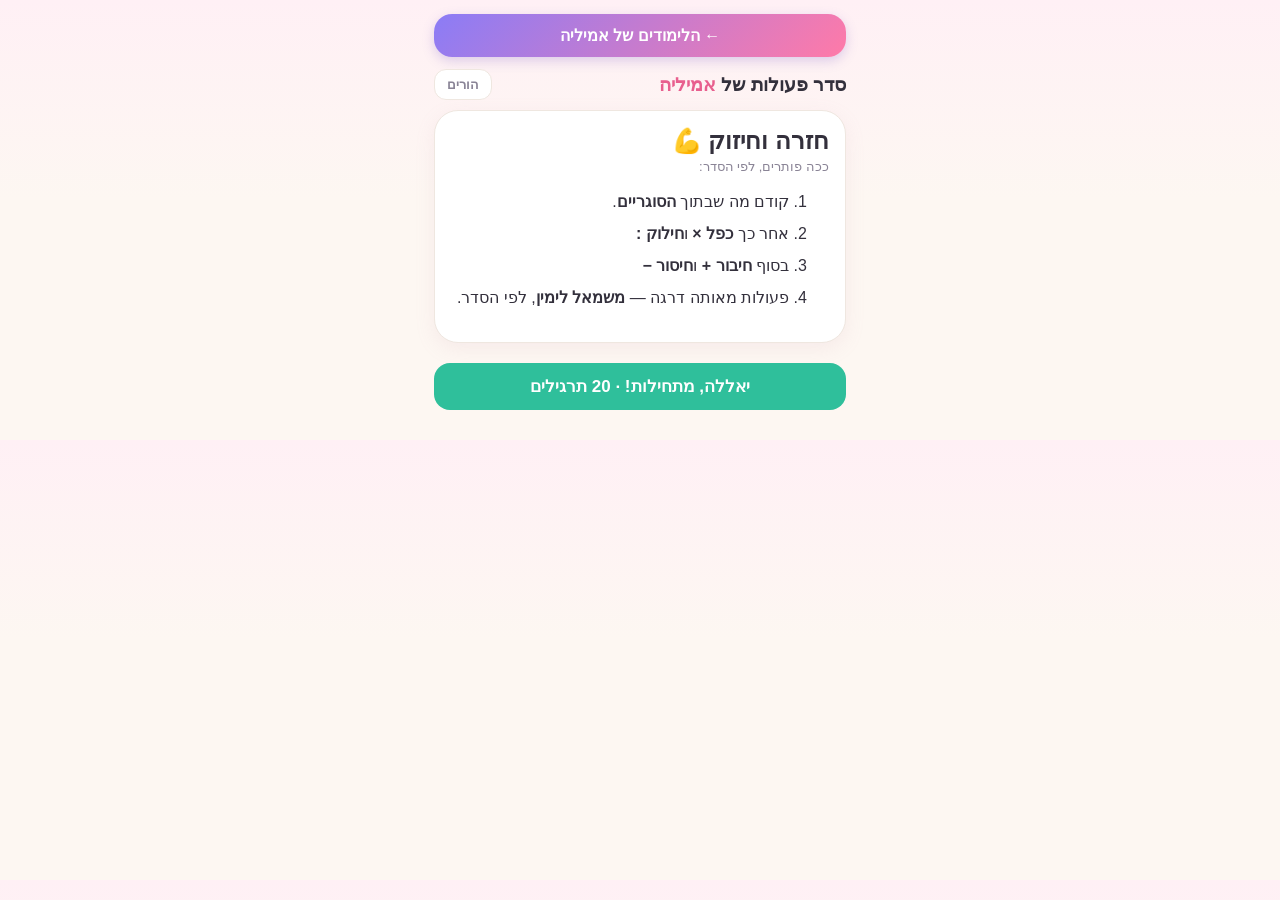
<file: hisur/seder/index.html>
<!doctype html><html lang="he" dir="rtl"><head><meta charset="utf-8">
<meta name="viewport" content="width=device-width,initial-scale=1,maximum-scale=1">
<title>סדר פעולות חשבון · אמיליה</title>
<style>
:root{--bg:#fdf7f2;--card:#fff;--ink:#33303c;--muted:#8a8496;--pink:#ff7aa8;--pink-d:#e85f8e;--mint:#2fbf9b;--sky:#5aa9f7;--sun:#ffc75a;--bad:#ef5f6b;--line:#efe7e0;--violet:#8b7cf6}
*{box-sizing:border-box;-webkit-tap-highlight-color:transparent}
body{margin:0;background:linear-gradient(180deg,#fff0f5 0%,var(--bg) 45%);color:var(--ink);font-family:-apple-system,BlinkMacSystemFont,"Segoe UI",Rubik,Arial,sans-serif;text-align:right}
.wrap{max-width:440px;margin:0 auto;padding:14px 14px 30px}
.top{display:flex;justify-content:space-between;align-items:center;margin-bottom:10px}
.hello{font-size:19px;font-weight:800}.hello span{color:var(--pink-d)}
.ghost{background:#fff;border:1px solid var(--line);color:var(--muted);border-radius:12px;padding:7px 12px;font-size:13px;font-weight:700}
.card{background:var(--card);border:1px solid var(--line);border-radius:24px;padding:16px;box-shadow:0 6px 20px rgba(200,150,170,.12);margin-bottom:12px}
.ltr{direction:ltr;unicode-bidi:isolate;display:inline-block}
.ex{display:inline-flex;flex-direction:row;direction:ltr;unicode-bidi:isolate;gap:.28em;align-items:baseline;flex-wrap:nowrap;white-space:nowrap}.ex .tk{unicode-bidi:isolate;direction:ltr}
.expr{direction:ltr;text-align:center;font-size:30px;font-weight:800;letter-spacing:.5px;margin:10px 0 6px;white-space:nowrap;overflow-x:auto}
.expr.long{font-size:23px}
.badge{display:inline-block;background:#f2efff;color:var(--violet);border-radius:10px;padding:3px 9px;font-size:12px;font-weight:700}
.ans{min-height:58px;border:2px dashed var(--line);border-radius:16px;font-size:32px;font-weight:800;text-align:center;direction:ltr;padding:6px;background:#fffdfa}
.msg{min-height:26px;text-align:center;font-weight:700;margin:8px 0;font-size:16px}
.msg.ok{color:var(--mint)}.msg.try{color:#c27a00}.msg.help{color:var(--pink-d)}
.pad{display:grid;grid-template-columns:repeat(3,1fr);gap:8px;direction:ltr}
.key{padding:15px 0;font-size:24px;font-weight:800;background:#fff;border:1px solid var(--line);border-radius:16px;color:var(--ink)}
.key:active{background:#f7f2ee}.key.go{background:var(--mint);border-color:var(--mint);color:#fff;font-size:18px}.key.del{background:#fff2f5;color:var(--pink-d);font-size:20px}
.stats{display:flex;gap:8px;margin-bottom:10px}.chip{flex:1;background:#fff;border:1px solid var(--line);border-radius:14px;padding:7px;text-align:center}.chip b{display:block;font-size:17px}.chip small{color:var(--muted);font-size:11px}
.btn{width:100%;padding:13px;border-radius:16px;border:none;background:var(--mint);color:#fff;font-size:17px;font-weight:800;margin-top:8px}
.btn.pink{background:var(--pink)}.btn.light{background:#fff;border:1px dashed #f5c0d4;color:var(--pink-d);font-size:14px;padding:9px}
.rules li{margin:8px 0;font-size:16px;line-height:1.5}
.wsteps{list-style:none;padding:0;margin:8px 0}
.wsteps button{width:100%;display:flex;justify-content:space-between;align-items:center;gap:8px;padding:11px 12px;margin:6px 0;border:2px solid var(--line);border-radius:14px;background:#fff;font-size:15px;font-weight:700;color:var(--ink)}
.wsteps button .ltr{font-size:20px}.wsteps button.sel{border-color:var(--sun);background:#fff8e6}
.board{direction:ltr;text-align:left;background:#f7f2ee;border-radius:14px;padding:10px 12px;font-size:19px;line-height:1.8;font-weight:700}
.board .hl{background:#ffe08a;border-radius:4px;padding:0 3px}
.hidden{display:none!important}
.list div{border-bottom:1px solid var(--line);padding:8px 0}
.hard span{display:inline-block;background:#fdeef0;color:#a3262f;border-radius:10px;padding:4px 8px;font-size:12px;font-weight:700;margin:2px}
.modal{position:fixed;inset:0;background:rgba(40,30,40,.45);display:flex;align-items:flex-end;justify-content:center;z-index:9}
.modal .card{width:100%;max-width:440px;margin:0;max-height:88vh;overflow:auto;border-radius:22px 22px 0 0}
input.pin{width:100%;font-size:28px;text-align:center;padding:10px;border-radius:14px;border:1px solid var(--line);direction:ltr}
.muted{color:var(--muted);font-size:13px}

#vWS .tb{display:flex;gap:8px;margin-bottom:10px}#vWS .tb button{flex:1;margin:0}
.ws{background:#fff;color:#222;font-family:'Heebo','Noto Sans Hebrew','Alef',sans-serif;padding:12px;border-radius:12px;border:1px solid var(--line)}
.ws .hd{display:flex;align-items:center;gap:10px;justify-content:center}
.ws .logo{width:54px;height:54px;border-radius:50%;object-fit:cover;border:2px solid #1d4e89}
.ws h1{color:#1d4e89;font-size:20px;margin:0;text-align:center}
.ws .sub{text-align:center;font-size:13px;margin:4px 0 8px}
.ws .rules{border:2px solid #1d4e89;background:#eef4fb;border-radius:10px;padding:6px 12px;font-size:13px;margin-bottom:8px}.ws .rules ol{margin:2px 0;padding-right:18px}
.ws .focus{background:#fff8e1;border:1.5px dashed #d0a000;border-radius:8px;padding:5px 10px;font-size:13px;margin-bottom:8px}
.ws h2{font-size:14px;color:#fff;padding:4px 10px;border-radius:8px;margin:10px 0 6px;break-after:avoid}
.ws .it{display:flex;align-items:center;gap:6px;flex-wrap:wrap;padding:4px 0;break-inside:avoid}
.ws .n{display:inline-block;min-width:22px;height:22px;line-height:20px;border:1.5px solid #333;border-radius:50%;text-align:center;font-size:11px}
.ws .ex{font-size:17px;font-weight:600}.ws .wsans{display:inline-block;width:80px;border-bottom:1.5px solid #333;height:1em}
.ws .box{display:inline-block;width:34px;height:24px;border:1.5px solid #333;border-radius:4px}
.ws .steps{width:100%;margin-right:28px;font-size:14px}
.ws .pb{break-before:page;page-break-before:always;margin-top:18px;border-top:2px dashed #ccc;padding-top:12px}
.ws table{width:100%;border-collapse:collapse;font-size:12px}.ws td,.ws th{border:1px solid #aaa;padding:3px 5px;vertical-align:top}.ws th{background:#eee}
.ws table .ex{font-size:13px}
.ws .foot{text-align:center;margin-top:10px}
@media print{@page{size:A4;margin:12mm}body{background:#fff}.wrap{max-width:none;padding:0}.noprint,.top{display:none!important}
 .ws{border:none;padding:0}.ws .pb{border:none;margin:0;padding:0}.ws .ex{font-size:15pt}.ws table .ex{font-size:12pt}}

a.limudim-back{display:block;text-align:center;text-decoration:none;font-weight:800;font-size:16px;color:#fff;background:linear-gradient(135deg,#8b7cf6,#ff7aa8);border-radius:18px;padding:12px 14px;margin:0 0 12px;box-shadow:0 4px 12px rgba(120,90,200,.25)}
</style></head><body><div class="wrap">
  <a class="limudim-back" href="../../">← הלימודים של אמיליה</a>
<div class="top"><div class="hello">סדר פעולות של <span>אמיליה</span></div>
<div><button class="ghost" id="bParent">הורים</button></div></div>

<div id="vStart">
 <div class="card"><h2 style="margin:0 0 4px">חזרה וחיזוק 💪</h2>
 <div class="muted">ככה פותרים, לפי הסדר:</div>
 <ol class="rules" id="rulesList"></ol></div>
 <button class="btn" id="bStart">יאללה, מתחילות! · 20 תרגילים</button>
</div>

<div id="vPlay" class="hidden">
 <div class="stats"><div class="chip"><b id="sCount">1/20</b><small>תרגיל</small></div><div class="chip"><b id="sFirst">0</b><small>בפעם הראשונה</small></div><div class="chip"><b id="sOk">0</b><small>נכונים</small></div></div>
 <div class="card">
  <span class="badge" id="qType"></span>
  <div id="qPrompt" class="muted" style="margin-top:6px"></div>
  <div class="expr" id="qExpr"></div>
  <ul class="wsteps hidden" id="qWrong"></ul>
  <div class="ans" id="qAns"></div>
  <div class="msg" id="qMsg"></div>
  <div class="pad" id="pad"></div>
  <button class="btn hidden" id="bNext">לתרגיל הבא ←</button>
 </div>
 <button class="btn light" id="bHow">תראי איך · כללים ודוגמה</button>
</div>

<div id="vEnd" class="hidden">
 <div class="card"><h2 style="margin:0">כל הכבוד, סיימת! 🎉</h2><div id="endStats" style="font-size:17px;margin-top:8px"></div></div>
 <div class="card" id="endHelp"></div>
 <button class="btn pink" id="bReport">שלחי דוח לאמא בוואטסאפ</button>
 <button class="btn" id="bAgain">סדרה חדשה · 20 תרגילים</button>
</div>

<div id="vPin" class="hidden"><div class="card"><h3 style="margin-top:0">מסך הורים</h3><input class="pin" id="pin" type="password" inputmode="numeric" placeholder="קוד"><button class="btn" id="bPinOk">כניסה</button><button class="btn light" id="bPinBack">חזרה</button></div></div>
<div id="vWS" class="hidden"><div class="tb noprint"><button class="btn" id="bPrint">הדפסה / שמירה כ־PDF</button><button class="btn light" id="bWSBack">חזרה</button></div><div class="ws" id="wsBody"></div></div>
<div id="vParent" class="hidden"><button class="btn" id="bWS" style="margin:0 0 10px">דף עבודה למחר 🖨️</button><div class="card"><div id="parentBody"></div></div><button class="btn light" id="bParentBack">חזרה לתרגול</button><div class="muted" id="verLbl" style="text-align:center;margin-top:8px"></div></div>
</div>

<div class="modal hidden" id="mHow"><div class="card"><h3 style="margin-top:0">ככה פותרים</h3><ol class="rules" id="rulesList2"></ol>
<div class="muted">דוגמה (תרגיל אחר):</div><div class="board" id="howBoard"></div><button class="btn" id="bHowClose">הבנתי, חוזרת לתרגיל</button></div></div>

<script src="engine.js?v=2026-11-21b"></script>
<script>
var APPVER="2026-11-21b",KEY="seder_emilia_v1",PIN="2604";
function load(){try{return JSON.parse(localStorage.getItem(KEY))||{hist:[],last:[]};}catch(e){return {hist:[],last:[]};}}
function save(){try{localStorage.setItem(KEY,JSON.stringify(db));}catch(e){}}
function toks(str){return String(str).trim().split(/\s+/).filter(Boolean).map(function(t){return '<span class="tk">'+t+'</span>';}).join("");}
function X(str,hl){str=splitParens(str);if(hl)hl=splitParens(hl).trim().replace(/\s+/g," ");str=str.replace(/\s+/g," ");var inner;if(hl&&String(str).indexOf(hl)>=0){var i=str.indexOf(hl);inner=toks(str.slice(0,i))+'<span class="tk hl ex">'+toks(hl)+'</span>'+toks(str.slice(i+hl.length));}else inner=toks(str);
 return '<span class="ex" dir="ltr">'+inner+'</span>';}
function splitParens(str){return String(str).replace(/\(/g,"( ").replace(/\)/g," )").replace(/__/g," __ ");}

var CLOUD={url:"https://nrxhjzmmmzqjytmdgzjg.supabase.co",key:"eyJhbGciOiJIUzI1NiIsInR5cCI6IkpXVCJ9.eyJpc3MiOiJzdXBhYmFzZSIsInJlZiI6Im5yeGhqem1tbXpxanl0bWRnempnIiwicm9sZSI6ImFub24iLCJpYXQiOjE3ODg1NDg3MTAsImV4cCI6MjEwNDEyNDcxMH0.5KYX69e1AyXqtHHRejFarK-r1yoXdmlpav2Oazb2WIs",row:"emilia-seder"};
function ch(){return {"apikey":CLOUD.key,"Authorization":"Bearer "+CLOUD.key,"Content-Type":"application/json"};}
function merge(a,b){var m={};(a.hist||[]).concat(b.hist||[]).forEach(function(r){if(r&&r.id)m[r.id]=r;});
 var h=Object.keys(m).map(function(k){return m[k];}).sort(function(x,y){return x.date<y.date?1:-1;}).slice(0,120);var o={};for(var k in a)o[k]=a[k];o.hist=h;o.last=a.last&&a.last.length?a.last:(b.last||[]);return o;}
function tfetch(u,o){var c=window.AbortController?new AbortController():null;if(c){o.signal=c.signal;setTimeout(function(){c.abort();},8000);}return fetch(u,o);}
function cloudSync(){try{
 return tfetch(CLOUD.url+"/rest/v1/kefel_state?id=eq."+CLOUD.row+"&select=data",{headers:ch()}).then(function(r){if(!r.ok)throw 0;return r.json();})
 .then(function(rows){var c=rows&&rows[0]&&rows[0].data||{};if(typeof c==="string")c=JSON.parse(c);var before=db.hist.length;db=merge(db,c);if(db.hist.length<before)throw 0;save();if(!$("vParent").classList.contains("hidden"))renderParent();
  var h=ch();h.Prefer="resolution=merge-duplicates,return=minimal";
  return tfetch(CLOUD.url+"/rest/v1/kefel_state?on_conflict=id",{method:"POST",headers:h,body:JSON.stringify({id:CLOUD.row,data:{hist:db.hist,last:db.last},updated_at:new Date().toISOString()})});})
 .then(function(r){window.__sync=r&&r.ok?"ok":"fail";}).catch(function(){window.__sync="offline";});}catch(e){window.__sync="offline";}}
var db=load(),S=Seder,$=function(i){return document.getElementById(i);};
var RULES=["קודם מה שבתוך <b>הסוגריים</b>.","אחר כך <b>כפל ×</b> ו<b>חילוק :</b>","בסוף <b>חיבור +</b> ו<b>חיסור −</b>","פעולות מאותה דרגה — <b>משמאל לימין</b>, לפי הסדר."];
$("rulesList").innerHTML=$("rulesList2").innerHTML=RULES.map(function(r){return "<li>"+r+"</li>";}).join("");
function show(id){["vStart","vPlay","vEnd","vPin","vParent","vWS"].forEach(function(v){$(v).classList.toggle("hidden",v!==id);});}
var sesId,ses,idx,tries,input,stat,sel,done;
var ENC=["כמעט! נסי שוב 💛","את בכיוון, עוד ניסיון אחד!"];
var HINT=["זכרי: כפל וחילוק לפני חיבור וחיסור.","זכרי: קודם מה שבסוגריים.","בדקי כל שלב בעיניים, לאט לאט."];
var PROMPT={6:"איזה מספר חסר? הקלידי אותו:",7:"מישהו פתר — אבל באחד השלבים יש טעות. באיזה שלב?"};
function typeStats(){var st={};db.hist.slice(0,10).forEach(function(r){(r.items||[]).forEach(function(it){var o=st[it.type]=st[it.type]||{n:0,tries:0,ms:0,help:0,first:0};o.n++;o.tries+=it.tries;o.ms+=ms(it);if(it.outcome==="needs_help")o.help++;if(it.outcome==="correct_first")o.first++;});});return st;}
function start(){ses=S.session(db.last,typeStats());db.last=ses.map(function(x){return x.key;});save();idx=0;sesId=Date.now().toString(36);stat={first:0,ok:0,help:[],typeMiss:{}};playView="vPlay";go("play","push");show("vPlay");render();persist();}
var CAP=300000;function vis(){return document.visibilityState!=="hidden";}
function tStart(q){if(q&&!q.outcome&&q.runStart==null&&vis())q.runStart=Date.now();}
function tPause(q){if(q&&q.runStart!=null){q.act=(q.act||0)+Date.now()-q.runStart;q.runStart=null;}}
function tElapsed(q){return (q.act||0)+(q.runStart!=null?Date.now()-q.runStart:0);}
function cur(){return ses&&ses[idx]&&!$("vPlay").classList.contains("hidden")?ses[idx]:null;}
document.addEventListener("visibilitychange",function(){var q=cur();if(!q)return;if(vis())tStart(q);else{tPause(q);persist();}});
window.addEventListener("pagehide",function(){var q=cur();if(q){tPause(q);persist();}});
window.addEventListener("pageshow",function(){tStart(cur());});
function ms(it){return Math.min(it.total_ms||0,CAP);}
function render(keep){var q=ses[idx];if(!keep||!q.entries){q.act=0;q.entries=[];}q.runStart=null;tries=keep?(q.tries||0):0;input="";sel=null;done=false;
 $("sCount").textContent=(idx+1)+"/"+ses.length;$("sFirst").textContent=stat.first;$("sOk").textContent=stat.ok;
 $("qType").textContent=S.LABELS[q.type];$("qPrompt").textContent=PROMPT[q.type]||"כמה יוצא?";
 var e=$("qExpr");e.innerHTML=X(splitParens(q.display)).replace('class="tk">__<','class="tk" style="color:var(--pink-d)">__<');e.classList.toggle("long",q.display.length>22);
 $("qMsg").textContent="";$("qMsg").className="msg";$("bNext").classList.add("hidden");
 var w=$("qWrong");if(q.type===7){w.classList.remove("hidden");$("qAns").classList.add("hidden");$("pad").classList.add("hidden");
  w.innerHTML=q.wrong.map(function(s,i){return '<li><button data-i="'+(i+1)+'"><span>שלב '+(i+1)+'</span>'+X("= "+s)+'</button></li>';}).join("");
  [].forEach.call(w.querySelectorAll("button"),function(b){b.onclick=function(){if(done)return;check(+b.dataset.i,b);};});}
 else{w.classList.add("hidden");$("qAns").classList.remove("hidden");$("pad").classList.remove("hidden");}
 $("qAns").textContent="";if(!$("vPlay").classList.contains("hidden")||true)tStart(q);}
function check(v,btn){var q=ses[idx];if(done)return;tries++;q.entries.push(v);q.tries=tries;var el=tElapsed(q);q.idle=q.idle||el>CAP;q.total_ms=Math.min(el,CAP);
 if(v===q.ans){done=true;tPause(q);q.ms_to_correct=q.total_ms;q.outcome=tries===1?"correct_first":"correct_after_retries";stat.ok++;if(tries===1)stat.first++;$("qMsg").textContent=tries===1?"מעולה! בדיוק ככה 🌟":"יפה מאוד, הצלחת! 👏";$("qMsg").className="msg ok";if(btn)btn.style.borderColor="var(--mint)";finish();persist();return;}
 stat.typeMiss[q.type]=(stat.typeMiss[q.type]||0)+1;
 if(tries<3){$("qMsg").textContent=ENC[tries-1]+" "+(q.type===7?"נסי שלב אחר.":HINT[(q.type===3||q.type===6)?1:tries===2?2:0]);persist();$("qMsg").className="msg try";input="";$("qAns").textContent="";if(btn)btn.classList.add("sel");return;}
 done=true;tPause(q);q.outcome="needs_help";stat.help.push(idx);$("qMsg").textContent="בואי נבקש עזרה: פני לאמא, לאבא או למורה שיסבירו לך את התרגיל 💗";$("qMsg").className="msg help";$("qAns").textContent="";finish();persist();}
function finish(){$("bNext").classList.remove("hidden");$("sFirst").textContent=stat.first;$("sOk").textContent=stat.ok;}
$("bNext").onclick=function(){idx++;if(idx>=ses.length)end();else{render();persist();}};
var keys=["1","2","3","4","5","6","7","8","9","⌫","0","בדיקה"];
$("pad").innerHTML=keys.map(function(k){return '<button class="key'+(k==="⌫"?" del":k==="בדיקה"?" go":"")+'" data-k="'+k+'">'+k+"</button>";}).join("");
[].forEach.call($("pad").querySelectorAll(".key"),function(b){b.onclick=function(){if(done)return;var k=b.dataset.k;
 if(k==="⌫")input=input.slice(0,-1);else if(k==="בדיקה"){if(input)check(+input);return;}else if(input.length<7)input+=k;
 $("qAns").textContent=input?(+input).toLocaleString("en-US"):"";$("qMsg").textContent="";};});
function buildRec(){var n=ses.length;return {id:sesId,date:new Date(parseInt(sesId,36)).toISOString(),items:ses.filter(function(q){return q.outcome;}).map(function(q){return {type:q.type,expr:q.display,correct:q.type===7?q.correct:q.ans,expected_input:q.ans,entries:q.entries||[],tries:q.tries||0,ms_to_correct:q.ms_to_correct||null,total_ms:q.total_ms||0,idle:!!q.idle,outcome:q.outcome||"skipped"};}),n:n,ok:stat.ok,first:stat.first,miss:stat.typeMiss,help:stat.help.map(function(i){var q=ses[i];return {type:q.type,display:q.display,ans:q.type===7?q.correct:q.ans,bad:q.type===7?q.ans:null,wrong:q.wrong||null,steps:q.steps.map(function(s){return S.show(s.expr);})};})};}
function upsertRec(rec){db.hist=db.hist.filter(function(r){return r.id!==rec.id;});db.hist.unshift(rec);db.hist=db.hist.slice(0,120);}
function persist(){if(!ses)return;var rec=buildRec();rec.partial=true;rec.answered=rec.items.length;upsertRec(rec);db.active={id:sesId,ses:ses,idx:idx,stat:stat,done:done};save();}
function end(){var n=ses.length,rec=buildRec();rec.answered=rec.items.length;upsertRec(rec);delete db.active;save();cloudSync();playView="vEnd";show("vEnd");
 $("endStats").innerHTML="פתרת נכון <b>"+stat.ok+" מתוך "+n+"</b>, ומתוכם <b>"+stat.first+"</b> כבר בפעם הראשונה.";
 var h=$("endHelp");if(rec.help.length){h.classList.remove("hidden");h.innerHTML="<h3 style='margin-top:0'>תרגילים שנעבור עליהם יחד</h3><div class='list'>"+rec.help.map(function(x){return "<div style='font-size:20px;font-weight:700'>"+X(x.display.replace(/ =$/,""))+"</div>";}).join("")+"</div>";}else h.classList.add("hidden");}
function waMsg(r){var L=String.fromCharCode(0x2066),P=String.fromCharCode(0x2069),it=r.items||[],N=r.n||20;
 var d=new Date(r.date),dt=d.toLocaleDateString("he-IL",{timeZone:"Asia/Jerusalem"})+" "+d.toLocaleTimeString("he-IL",{timeZone:"Asia/Jerusalem",hour:"2-digit",minute:"2-digit"});
 var c={f:0,r:0,h:0},tms=0,st={};it.forEach(function(x){c[x.outcome==="correct_first"?"f":x.outcome==="needs_help"?"h":"r"]++;tms+=ms(x);
  var o=st[x.type]=st[x.type]||{n:0,ok:0,tries:0,ms:0,help:0};o.n++;if(x.outcome!=="needs_help")o.ok++;o.tries+=x.tries||1;o.ms+=ms(x);if(x.outcome==="needs_help")o.help++;});
 var mm=Math.floor(tms/60000),ss=Math.round(tms/1000)%60,part=!!r.partial||it.length<N,few=it.length<8,idl=it.filter(function(x){return x.idle||(x.total_ms||0)>CAP;}).length;
 var t=[part?"*דוח ביניים – סדר פעולות – אמיליה*":"*סדר פעולות – אמיליה*",dt+(part?" · נעשו "+it.length+"/"+N:""),"",
  "✅ נכון בפעם הראשונה: "+c.f+" מתוך "+N,"🔁 נכון אחרי כמה ניסיונות: "+c.r+" מתוך "+N,"🆘 צריכה עזרה: "+c.h+" מתוך "+N,"⏱️ זמן פעיל: "+mm+" דק׳ "+ss+" שנ׳"+(idl?" ("+idl+" תרגילים עם הפסקה ארוכה – נספרו עד 5 דק׳)":""),"","*לפי סוג:*"];
 S.ORDER.forEach(function(k){var o=st[k];if(o)t.push("• "+S.LABELS[k]+": "+o.ok+"/"+o.n);});
 var hl=it.filter(function(x){return x.outcome==="needs_help";});
 if(hl.length){t.push("","*צריכה עזרה בתרגילים:*");hl.forEach(function(x){t.push("• "+L+x.expr.replace(/ =$/,"")+P+" — ענתה: "+L+(x.entries||[]).map(function(v){return x.type===7?"שלב "+v:S.fmt(v);}).join(", ")+P);});}
 var sc=function(k){var o=st[k];return (o.tries/o.n-1)*1.5+o.help/o.n*3+(o.ms/o.n)/30000;};
 var weak=Object.keys(st).filter(function(k){var o=st[k];return o.help>0||o.tries/o.n>1.3;}).sort(function(a,b){return sc(b)-sc(a);}).slice(0,2);
 t.push("","*מסקנות:*");if(few){t.push("הסדרה עוד לא הסתיימה ("+it.length+"/"+N+") – מוקדם להסיק מסקנות.");t.push("עד עכשיו: "+c.f+" נכון בפעם הראשונה, "+c.r+" אחרי כמה ניסיונות, "+c.h+" צריכה עזרה.");}else if(weak.length){t.push("הכי קשה היום: "+weak.map(function(k){return S.LABELS[k];}).join(", ")+".");t.push("מחר נתרגל: "+weak.map(function(k){return S.LABELS[k];}).join(" + ")+" (הסדרה הבאה כבר תכלול יותר מהם).");}else if(part)t.push("עד עכשיו בלי קשיים מיוחדים ("+it.length+"/"+N+"). כדאי לסיים את הסדרה.");else t.push("הכול הלך מצוין! מחר ממשיכות בתרגול מעורב 🌟");
 var asc=function(e){return e.replace(/ =$/,"").replace(/[×:−, ]/g,function(m){return {"×":"*",":":"/","−":"-",",":""," ":""}[m];});};
 var body=t.join("\n"),full={v:1,d:r.date,n:N,i:it.map(function(x){return [x.type,asc(x.expr),x.entries||[],x.tries||0,ms(x),x.outcome==="correct_first"?"f":x.outcome==="needs_help"?"h":"r"];})};
 var line="#SEDER v1 "+JSON.stringify(full),msg=body+"\n\n"+line;
 if(encodeURIComponent(msg).length>6000||msg.length>1800){var ty={};Object.keys(st).forEach(function(k){var o=st[k];ty[k]=[o.n,o.ok,o.tries,o.ms,o.help];});
  msg=body+"\n\n#SEDER v1 "+JSON.stringify({v:1,d:r.date,n:N,t:ty});}
 return msg;}
function waUrl(r){return "https://wa.me/972528995094?text="+encodeURIComponent(waMsg(r)).replace(/'/g,"%27");}
function report(){return db.hist[0]?waMsg(db.hist[0]):"";}
$("bReport").onclick=function(){if(db.hist[0])window.open(waUrl(db.hist[0]),"_blank");};
$("bStart").onclick=function(){if(db.active&&db.active.ses)resume();else start();};$("bAgain").onclick=start;
// how-to: worked example from teacher pool, never the current item
$("bHow").onclick=function(){var cur=ses&&ses[idx]?ses[idx].key:"";var pool=S.TEACHER.filter(function(e){return e!==cur;});var e=pool[Math.floor(Math.random()*pool.length)];
 var t=S.tok(e),r=S.solve(t),lines=[S.show(t)],c=t;r.steps.forEach(function(s){lines.push(S.show(s.expr));});
 // highlight the op done at each step
 var html="",prev=S.show(t);r.steps.forEach(function(s,i){var op=S.show([s.a,s.o,s.b]);html+="<div>"+X((i?"= ":"")+prev,op)+"</div>";prev=S.show(s.expr);});html+="<div><b>"+X("= "+prev)+"</b></div>";
 $("howBoard").innerHTML=html;$("mHow").classList.remove("hidden");};
$("bHowClose").onclick=function(){$("mHow").classList.add("hidden");};
var back="vStart";
$("bParent").onclick=function(){var q=cur();if(q)tPause(q);go("pin","push");pOk=false;$("pin").value="";show("vPin");};
$("bPinBack").onclick=goUp;$("bParentBack").onclick=goUp;
$("bPinOk").onclick=function(){if($("pin").value!==PIN){$("pin").value="";return;}pOk=true;go("parent","replace");renderParent();show("vParent");};
function rankHtml(){var st=typeStats(),ks=Object.keys(st);if(!ks.length)return"";
 var sc=function(k){var o=st[k];return (o.tries/o.n-1)*1.5+o.help/o.n*3+(o.ms/o.n)/30000;};ks.sort(function(a,b){return sc(b)-sc(a);});
 var rows=ks.map(function(k){var o=st[k];return "<tr><td>"+S.LABELS[k]+"</td><td>"+(o.tries/o.n).toFixed(1)+"</td><td>"+Math.round(o.ms/o.n/1000)+" ש׳</td><td>"+Math.round(100*o.help/o.n)+"%</td></tr>";}).join("");
 var weak=ks.filter(function(k){var o=st[k];return o.help>0||o.tries/o.n>1.3;}).slice(0,3);
 return "<h3 style='margin-top:0'>מה הכי קשה (10 סדרות אחרונות)</h3><table style='width:100%;font-size:13px;border-collapse:collapse'><tr class='muted'><td>סוג</td><td>ניסיונות</td><td>זמן</td><td>עזרה</td></tr>"+rows+"</table><h3>מה לתרגל מחר</h3>"+(weak.length?"<ul>"+weak.map(function(k){return "<li>"+S.LABELS[k]+"</li>";}).join("")+"</ul><div class='muted'>הסדרה הבאה כבר תכלול יותר תרגילים מהסוגים האלה.</div>":"<div>הכול הולך מצוין — ממשיכות ככה 🌟</div>")+"<h3>היסטוריה</h3>";}
function renderParent(){var b=$("parentBody");setTimeout(function(){var v=$("verLbl");if(v)v.textContent="גרסה "+APPVER+" · נשמרו "+db.hist.length+" סדרות במכשיר";},0);if(!db.hist.length){b.innerHTML="<div class='muted'>עוד אין סדרות.</div>";return;}
 b.innerHTML=rankHtml()+db.hist.map(function(r){r.help=r.help||[];r.miss=r.miss||{};var d=new Date(r.date);var hard=Object.keys(r.miss).sort(function(a,c){return r.miss[c]-r.miss[a];}).map(function(k){return "<span>"+S.LABELS[k]+" ("+r.miss[k]+")</span>";}).join("");
  var help=r.help.map(function(x){var sol=x.type===7?"<div class='muted'>הפתרון השגוי שהוצג:</div><div class='board'>"+x.wrong.map(function(s,i){return "<div>"+(i+1)+") "+X("= "+s)+"</div>";}).join("")+"</div><div>הטעות: שלב "+x.bad+". הפתרון הנכון:</div>":"";
   return "<div style='margin:8px 0'><div style='font-weight:800;font-size:18px'>"+X(splitParens(x.display).replace("__","["+S.fmt(x.ans)+"]")+(x.type===7||x.type===6?"":" "+S.fmt(x.ans)))+"</div>"+sol+"<div class='board'>"+x.steps.map(function(s){return "<div>"+X("= "+s)+"</div>";}).join("")+"</div></div>";}).join("");
  return "<div style='border-bottom:1px solid var(--line);padding:10px 0'><b>"+d.toLocaleDateString("he-IL")+" "+d.toLocaleTimeString("he-IL",{hour:"2-digit",minute:"2-digit"})+"</b> · "+(r.partial?"<span style='color:#c27a00'>באמצע ("+(r.answered||0)+"/"+r.n+")</span> · ":"")+r.ok+"/"+r.n+" · בפעם הראשונה "+r.first+"<div class='hard'>"+hard+"</div><a class='btn pink' style='display:block;text-align:center;text-decoration:none;font-size:14px;padding:8px' target='_blank' href='"+waUrl(r)+"'>שלחי את הדוח בוואטסאפ</a>"+(help?"<div style='margin-top:6px'><b>צריכה עזרה ב:</b>"+help+"</div>":"")+"</div>";}).join("");}

var WSCOL={1:"#3a8f5c",8:"#16808a",5:"#d07a12",2:"#2a6fb0",3:"#7a4cb0",4:"#8a5a16",6:"#c0392b",9:"#5b3a99",7:"#b03a6f"};
function jdate(d){return new Date(d).toLocaleDateString("en-CA",{timeZone:"Asia/Jerusalem"});}
function WX(str){var e=splitParens(str).trim().split(/\s+/).map(function(w){return w==="__"?'<span class="box"></span>':'<span class="tk">'+w+'</span>';}).join("");return '<span class="ex" dir="ltr">'+e+'</span>';}
function buildWS(){var b=$("wsBody");var withItems=db.hist.filter(function(r){return r.items&&r.items.length;});
 if(!withItems.length){b.innerHTML="<div style='text-align:center;padding:20px;font-size:16px'>עוד אין תרגול שמור במכשיר הזה 🙂<br>אחרי שאמיליה תפתור כמה תרגילים, יופיע כאן דף עבודה מותאם אישית.</div>";return null;}
 var today=jdate(Date.now()),days=withItems.map(function(r){return jdate(r.date);});
 var day=days.indexOf(today)>=0?today:days.slice().sort().pop();
 var st={};withItems.forEach(function(r){if(jdate(r.date)!==day)return;r.items.forEach(function(it){var o=st[it.type]=st[it.type]||{n:0,tries:0,ms:0,help:0,first:0};o.n++;o.tries+=it.tries||1;o.ms+=ms(it);if(it.outcome==="needs_help")o.help++;if(it.outcome==="correct_first")o.first++;});});
 var weak=Object.keys(st).filter(function(k){return st[k].help||st[k].tries/st[k].n>1.3;}).sort(function(a,c){var f=function(k){return st[k].help/st[k].n*3+st[k].tries/st[k].n;};return f(c)-f(a);}).slice(0,3);
 var items=S.session((db.last||[]).slice(),st);
 var tm=new Date(Date.now()+864e5).toLocaleDateString("he-IL",{timeZone:"Asia/Jerusalem"});
 var dayHe=new Date(day+"T12:00:00").toLocaleDateString("he-IL");
 var H=['<div class="hd"><img class="logo" src="marina-logo.png?v='+APPVER+'" alt="MARINA"><h1>סדר פעולות חשבון – דף אישי</h1></div>',
  '<div class="sub">שם: <b>אמיליה</b> · תאריך: <b>'+tm+'</b></div>',
  '<div class="rules"><b>הכללים:</b><ol><li>קודם מה שבתוך <b>הסוגריים</b> (מהפנימיים החוצה).</li><li>אחר כך <b>כפל ×</b> ו<b>חילוק :</b></li><li>בסוף <b>חיבור +</b> ו<b>חיסור −</b></li><li>פעולות מאותה דרגה – <b>משמאל לימין</b>.</li></ol></div>'];
 H.push('<div class="focus">'+(weak.length?'🎯 היום נתרגל במיוחד: '+weak.map(function(k){return S.LABELS[k];}).join(", "):'🌟 אתמול הלך מצוין – ממשיכות לתרגל הכול')+'<div style="font-size:11px;color:#777">לפי התרגול מ־'+dayHe+'</div></div>');
 var cur=null,n=0;items.forEach(function(it){var t=it.type;
  if(t!==cur){var hint={6:" – כתבי בריבוע את המספר החסר",7:" – הקיפי את השלב שבו יש טעות"}[t]||"";H.push('<h2 style="background:'+WSCOL[t]+'">'+S.LABELS[t]+hint+'</h2>');cur=t;}
  n++;var body=t===6?WX(it.display):t===7?WX(it.display)+'<div class="steps">'+it.wrong.map(function(s,i){return '<div>שלב '+(i+1)+': '+WX("= "+s)+'</div>';}).join("")+'</div>':WX(it.display)+'<span class="wsans"></span>';
  H.push('<div class="it ws-q"><span class="n">'+n+'</span>'+body+'</div>');});
 H.push('<div class="foot">כל הכבוד, אמיליה! 🌟</div>');
 H.push('<div class="pb" id="wsKey"><div class="hd"><img class="logo" src="marina-logo.png?v='+APPVER+'" alt="MARINA"><h1>דף תשובות (להורים)</h1></div><div class="sub">'+tm+'</div><table><tr><th>#</th><th>תרגיל</th><th>שלבים</th><th>תשובה</th></tr>'+
  items.map(function(it,i){var a=it.type===7?'טעות בשלב '+it.ans+'; נכון: '+WX(S.fmt(it.correct)):it.type===6?'חסר: '+WX(S.fmt(it.ans)):WX(S.fmt(it.ans));
   return '<tr class="ws-a" data-type="'+it.type+'" data-ans="'+(it.type===7?it.correct:it.ans)+'"><td>'+(i+1)+'</td><td>'+WX(it.display)+'</td><td>'+it.steps.map(function(s){return '<div>'+WX("= "+S.show(s.expr))+'</div>';}).join("")+'</td><td>'+a+'</td></tr>';}).join("")+'</table></div>');
 b.innerHTML=H.join("");window.__ws=items;return items;}
$("bWS").onclick=function(){go("ws","push");buildWS();show("vWS");window.scrollTo(0,0);};
$("bPrint").onclick=function(){window.print();};
$("bWSBack").onclick=goUp;
function resume(){var a=db.active;if(!a||!a.ses)return;sesId=a.id;ses=a.ses;idx=a.idx;stat=a.stat;playView="vPlay";go("play","push");show("vPlay");
 if(a.done){idx++;if(idx>=ses.length){end();return;}render();}else render(true);
 $("sCount").textContent=(idx+1)+"/"+ses.length;}
// ---- history (21.11): Back goes up one level – hub ← vStart ← #play (session / end); #pin → #parent → #ws above.
// Same approach as english/eng.js. Progress is saved after every answer (persist); leaving #play saves once more, same data.
// #parent / #ws never open from history without the PIN.
var playView="vPlay",pOk=false;
function parseR(){var h=(location.hash||"").replace(/^#/,"");return ["play","pin","parent","ws"].indexOf(h)>=0?h:"start";}
function go(v,how){try{var url=location.pathname+(v==="start"?"":"#"+v),st={sd:1,v:v};if(how==="replace")history.replaceState(st,"",url);else if(parseR()!==v)history.pushState(st,"",url);}catch(e){}}
function leavePlay(){var q=cur();if(q){tPause(q);persist();}$("mHow").classList.add("hidden");}
function applyRoute(v){if(v!=="parent"&&v!=="ws")pOk=false;
 if(v==="pin"){$("pin").value="";show("vPin");return;}
 if(v==="parent"||v==="ws"){if(!pOk){go("pin","replace");$("pin").value="";show("vPin");return;}renderParent();if(v==="ws"){buildWS();show("vWS");}else show("vParent");return;}
 if(v==="play"){if(playView==="vEnd"&&ses&&!db.active){show("vEnd");return;}if(db.active&&db.active.ses){if(ses&&sesId===db.active.id){if($("vPlay").classList.contains("hidden")){show("vPlay");tStart(cur());}}else resume();return;}go("start","replace");}
 leavePlay();$("bStart").textContent=db.active&&db.active.ses?"▶️ ממשיכות מאיפה שעצרנו":"יאללה, מתחילות! · 20 תרגילים";show("vStart");window.scrollTo(0,0);}
function goUp(){var v=parseR();if(v==="start")return;if(history.state&&history.state.sd){history.back();return;}var p=v==="ws"?"parent":"start";go(p,"replace");applyRoute(p);}
window.addEventListener("popstate",function(){applyRoute(parseR());});
go("start","replace");resume();
cloudSync();
</script></body></html>
</file>
<file: style.css>
:root{
  --bg:#fdf7f2;
  --card:#ffffff;
  --ink:#33303c;
  --muted:#8a8496;
  --pink:#ff7aa8;
  --pink-d:#e85f8e;
  --mint:#2fbf9b;
  --sky:#5aa9f7;
  --sun:#ffc75a;
  --bad:#ef5f6b;
  --line:#efe7e0;
  --violet:#8b7cf6;
  --shadow:0 8px 24px rgba(80,40,60,.08);
  --radius:22px;
}
*{box-sizing:border-box;-webkit-tap-highlight-color:transparent}
html,body{margin:0;padding:0;background:var(--bg);color:var(--ink);
  font-family:"Heebo",system-ui,-apple-system,"Segoe UI",sans-serif;
  direction:rtl;text-align:right;min-height:100%}
body{padding:0 16px 48px;max-width:430px;margin:0 auto}
button,input{font-family:inherit}
a{color:inherit}
.hidden{display:none !important}

/* header */
.hero{display:flex;align-items:center;gap:12px;padding:22px 4px 10px}
.logo{width:56px;height:56px;border-radius:50%;object-fit:cover;flex:none;
  box-shadow:0 4px 14px rgba(80,40,60,.18);background:#fff}
.hero .titles{flex:1;min-width:0;text-align:right}
.hero h1{margin:0;font-size:22px;font-weight:800;line-height:1.25}
.hero p{margin:2px 0 0;color:var(--muted);font-size:13px;font-weight:500}

/* sections */
.sec{margin:22px 0 8px}
.sec h2{margin:0 0 10px;font-size:17px;font-weight:800;display:flex;align-items:center;gap:8px}
.week-label{font-size:12px;font-weight:600;color:var(--muted);margin:-6px 0 10px}

/* cards */
.card{background:var(--card);border-radius:var(--radius);box-shadow:var(--shadow);
  border:1px solid var(--line);padding:14px 16px;margin:0 0 10px}
.event{display:flex;gap:12px;align-items:flex-start}
.event .when{flex:none;width:64px;text-align:center;background:#fff4f8;border-radius:16px;padding:8px 4px}
.event .when b{display:block;font-size:16px;color:var(--pink-d)}
.event .when small{color:var(--muted);font-size:11px;font-weight:600}
.event.hot .when{background:linear-gradient(180deg,#ffd6e6,#fff4f8)}
.event .evtxt{flex:1;min-width:0;text-align:right}
.event h3{margin:0 0 2px;font-size:16px;font-weight:800}
.event p{margin:0;color:var(--muted);font-size:13px;font-weight:500;line-height:1.45}
.stand{display:flex;gap:10px;align-items:center;color:var(--ink);font-weight:600;font-size:14px}
.stand > div{flex:1;text-align:right}
.stand .ico{font-size:20px}

/* subject grid */
.grid{display:grid;grid-template-columns:1fr 1fr;gap:10px}
.app{display:flex;flex-direction:column;gap:4px;text-decoration:none;
  background:var(--card);border-radius:20px;padding:14px 12px 12px;
  border:1px solid var(--line);box-shadow:var(--shadow);min-height:118px;
  color:var(--ink)}
.app .ico{font-size:26px;line-height:1}
.app h3{margin:4px 0 0;font-size:15px;font-weight:800}
.app p{margin:0;color:var(--muted);font-size:12px;font-weight:500;line-height:1.35;flex:1}
.app .meta{display:flex;gap:6px;flex-wrap:wrap;margin-top:6px}
.tag{font-size:10px;font-weight:700;background:#fff4f8;color:var(--pink-d);
  border-radius:999px;padding:3px 8px}
.tag.mint{background:#e8faf4;color:#1a8f74}
.tag.sky{background:#e8f3ff;color:#2a6db3}
.tag.sun{background:#fff6dc;color:#9a6b00}
.tag.soon{background:#f3f1f5;color:var(--muted)}
.tag.new{background:#fff3c4;color:#8a5b00}
.app.soon{opacity:.78;box-shadow:none;background:#fbf8f6}
.app.soon h3{display:flex;align-items:center;justify-content:space-between;gap:6px}


/* home status */
.home-bar{margin:8px 0 4px}
.stars-line{display:flex;align-items:center;justify-content:center;gap:6px;
  background:#fff8e8;border:1px solid #ffe3a3;border-radius:999px;
  padding:8px 14px;font-weight:800;font-size:15px;color:#8a5b00;margin:0 0 10px}
.resume-btn{display:block;width:100%;text-decoration:none;text-align:right;
  background:linear-gradient(135deg,#5ad0b0,#2fbf9b);color:#fff;border:0;
  border-radius:20px;padding:14px 16px;box-shadow:var(--shadow);cursor:pointer;margin:0 0 10px}
.resume-btn b{display:block;font-size:16px;font-weight:800}
.resume-btn p{margin:2px 0 0;font-size:12px;font-weight:500;color:rgba(255,255,255,.92)}
.cd{display:inline-block;margin-top:6px;background:#fff0f6;color:var(--pink-d);
  font-size:12px;font-weight:800;border-radius:999px;padding:3px 9px}
.cd.today{background:#ffe6f0;color:#c43b6c}
.event.today{border-color:#f5c0d4}

/* actions */
.actions{display:grid;grid-template-columns:1fr 1fr;gap:10px;margin:18px 0 8px}
.act{display:flex;flex-direction:column;gap:4px;text-decoration:none;border:0;
  background:var(--card);border-radius:20px;padding:14px;text-align:right;
  box-shadow:var(--shadow);border:1px solid var(--line);cursor:pointer;color:var(--ink)}
.act.pink{background:linear-gradient(135deg,#ff8eb4,#ff6fa0);color:#fff;border:0}
.act.pink p{color:rgba(255,255,255,.9)}
.act.violet{background:linear-gradient(135deg,#9b8cff,#7b6cf0);color:#fff;border:0}
.act.violet p{color:rgba(255,255,255,.9)}
.act b{font-size:16px;font-weight:800}
.act p{margin:0;font-size:12px;font-weight:500}

/* parent */
.topbar{display:flex;align-items:center;justify-content:space-between;gap:8px;
  padding:16px 0 8px;position:sticky;top:0;background:var(--bg);z-index:5}
.topbar h1{margin:0;font-size:20px;font-weight:800}
.ghost{background:#fff;border:1px solid var(--line);border-radius:999px;
  padding:8px 14px;font-weight:700;font-size:14px;cursor:pointer;color:var(--ink)}
.btn{background:var(--pink);color:#fff;border:0;border-radius:16px;
  padding:12px 16px;font-weight:800;font-size:16px;cursor:pointer;width:100%}
.btn.mint{background:var(--mint)}
.btn.light{background:#fff;color:var(--pink-d);border:1px dashed #f5c0d4}
.pin{width:100%;font-size:28px;text-align:center;padding:12px;border-radius:16px;
  border:1px solid var(--line);direction:ltr;margin:10px 0 14px;letter-spacing:.3em}
.note{color:var(--muted);font-size:13px;font-weight:500;line-height:1.45}
.err{color:var(--bad);font-weight:700;font-size:13px;min-height:18px}

/* period toggle */
.toggle{display:flex;background:#fff;border:1px solid var(--line);border-radius:999px;padding:3px;gap:0;margin:8px 0 14px}
.toggle button{flex:1;border:0;background:transparent;border-radius:999px;
  padding:8px 10px;font-weight:800;font-size:14px;cursor:pointer;color:var(--muted)}
.toggle button.on{background:var(--ink);color:#fff}

/* stats */
.chips{display:grid;grid-template-columns:repeat(4,1fr);gap:6px;margin:0 0 12px}
.chip{background:#fff;border:1px solid var(--line);border-radius:16px;padding:10px 4px;text-align:center}
.chip b{display:block;font-size:16px;font-weight:800}
.chip small{color:var(--muted);font-size:10px;font-weight:600}
.bottom{background:linear-gradient(180deg,#fff8fb,#fff);border:1px solid #f3d0de}
.bottom .bl{font-size:12px;color:var(--pink-d);font-weight:800;margin:0 0 4px}
.panel{background:#fff;border:1px solid var(--line);border-radius:18px;padding:12px 14px;margin:0 0 10px}
.panel h3{margin:0 0 8px;font-size:15px;font-weight:800}
.panel ul{margin:0;padding:0 18px 0 0}
.panel li{margin:0 0 6px;font-size:13.5px;line-height:1.45}
.trend{font-size:12px;font-weight:700;border-radius:999px;padding:2px 8px;display:inline-block}
.trend.up{background:#e8faf4;color:#1a8f74}
.trend.down{background:#ffecec;color:#c43b48}
.trend.flat{background:#f3f1f5;color:var(--muted)}

.rank{display:flex;gap:10px;align-items:flex-start;padding:10px 0;border-bottom:1px solid var(--line)}
.rank:last-child{border-bottom:0}
.rank .n{flex:none;width:26px;height:26px;border-radius:50%;background:#fff4f8;color:var(--pink-d);
  display:flex;align-items:center;justify-content:center;font-weight:800;font-size:13px}
.rank.hard .n{background:#ffecec;color:var(--bad)}
.rank.easy .n{background:#e8faf4;color:#1a8f74}
.rank b{font-size:14px}
.rank p{margin:2px 0 0;color:var(--muted);font-size:12px}

.row{display:flex;flex-direction:column;gap:2px;align-items:stretch;
  padding:10px 0;border-bottom:1px solid var(--line);font-size:13.5px}
.row:last-child{border-bottom:0}
.row .l{font-weight:800;text-align:right}
.row .r{color:var(--muted);font-weight:600;text-align:right;font-size:12.5px}
.muted-row{opacity:.7}
.qitem{padding:10px 0;border-bottom:1px solid var(--line);font-size:13.5px}
.qitem:last-child{border-bottom:0}
.qitem .q{font-weight:800;font-size:15px;direction:ltr;text-align:right;unicode-bidi:isolate}
.qitem .q.he{direction:rtl;text-align:right}
.qitem .meta{color:var(--muted);font-size:12px;margin-top:3px;font-weight:500}
.qitem .ans{margin-top:4px;font-size:12.5px}
.fail{border-right:3px solid var(--bad);padding-right:10px}
.retry{border-right:3px solid var(--sun);padding-right:10px}

.rec-card{display:block;text-decoration:none;background:#fff;border:1px solid var(--line);
  border-radius:18px;padding:12px 14px;margin:0 0 8px;color:var(--ink)}
.rec-card b{display:block;font-size:15px}
.rec-card p{margin:2px 0 0;color:var(--muted);font-size:12.5px}
.rec-card .why{margin-top:6px;font-size:12px;font-weight:700;color:var(--pink-d)}

.footer{margin:28px 0 10px;text-align:center;color:var(--muted);font-size:11px;font-weight:500}
.sync{font-size:11px;color:var(--muted);margin:0 0 10px;font-weight:500}

@media (min-width:500px){
  body{max-width:520px}
}

.cloud-status{border-radius:14px;padding:10px 12px;margin:0 0 12px;font-size:13.5px;font-weight:700;line-height:1.45}
.cloud-status.error{background:#fde8e8;color:#8a1f1f}
.cloud-status.empty{background:#fff4d6;color:#6a4a00}
.cloud-status.ok{background:#e7f7ee;color:#1d6b3a}
</file>
